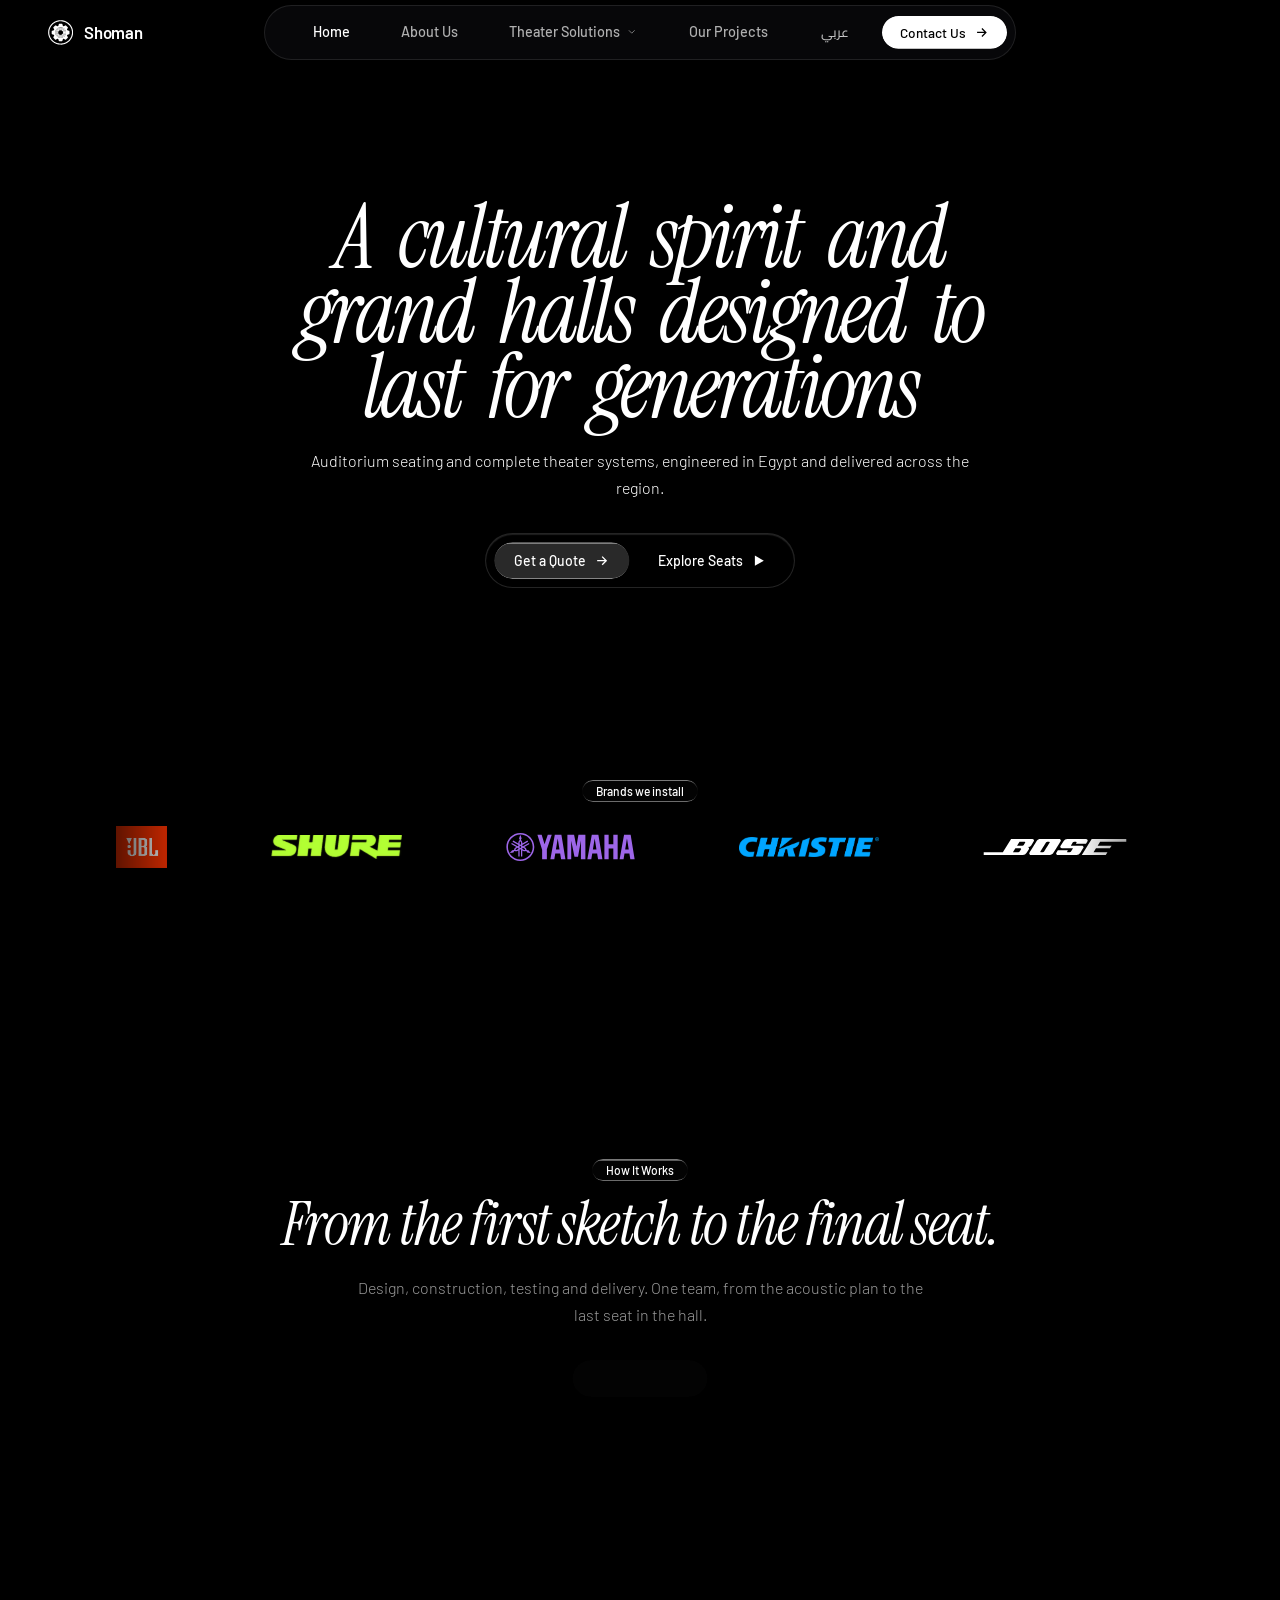
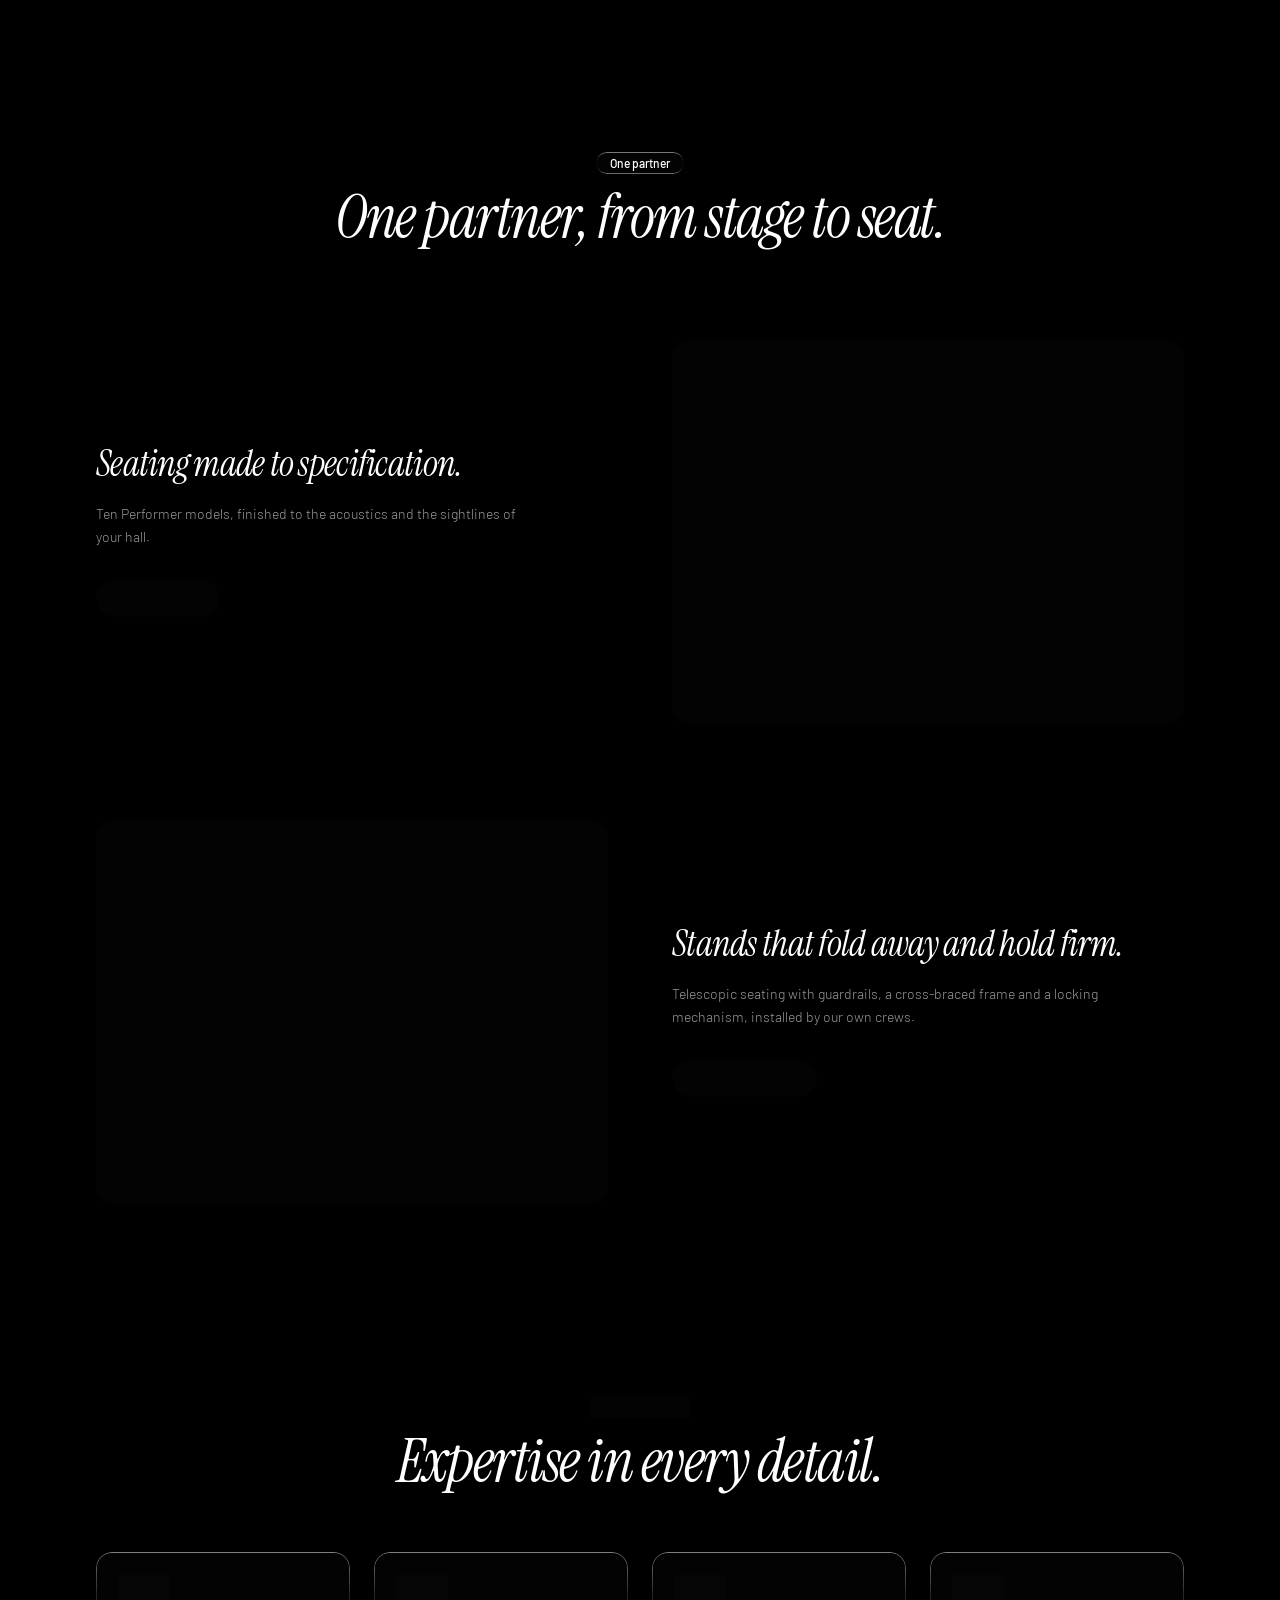
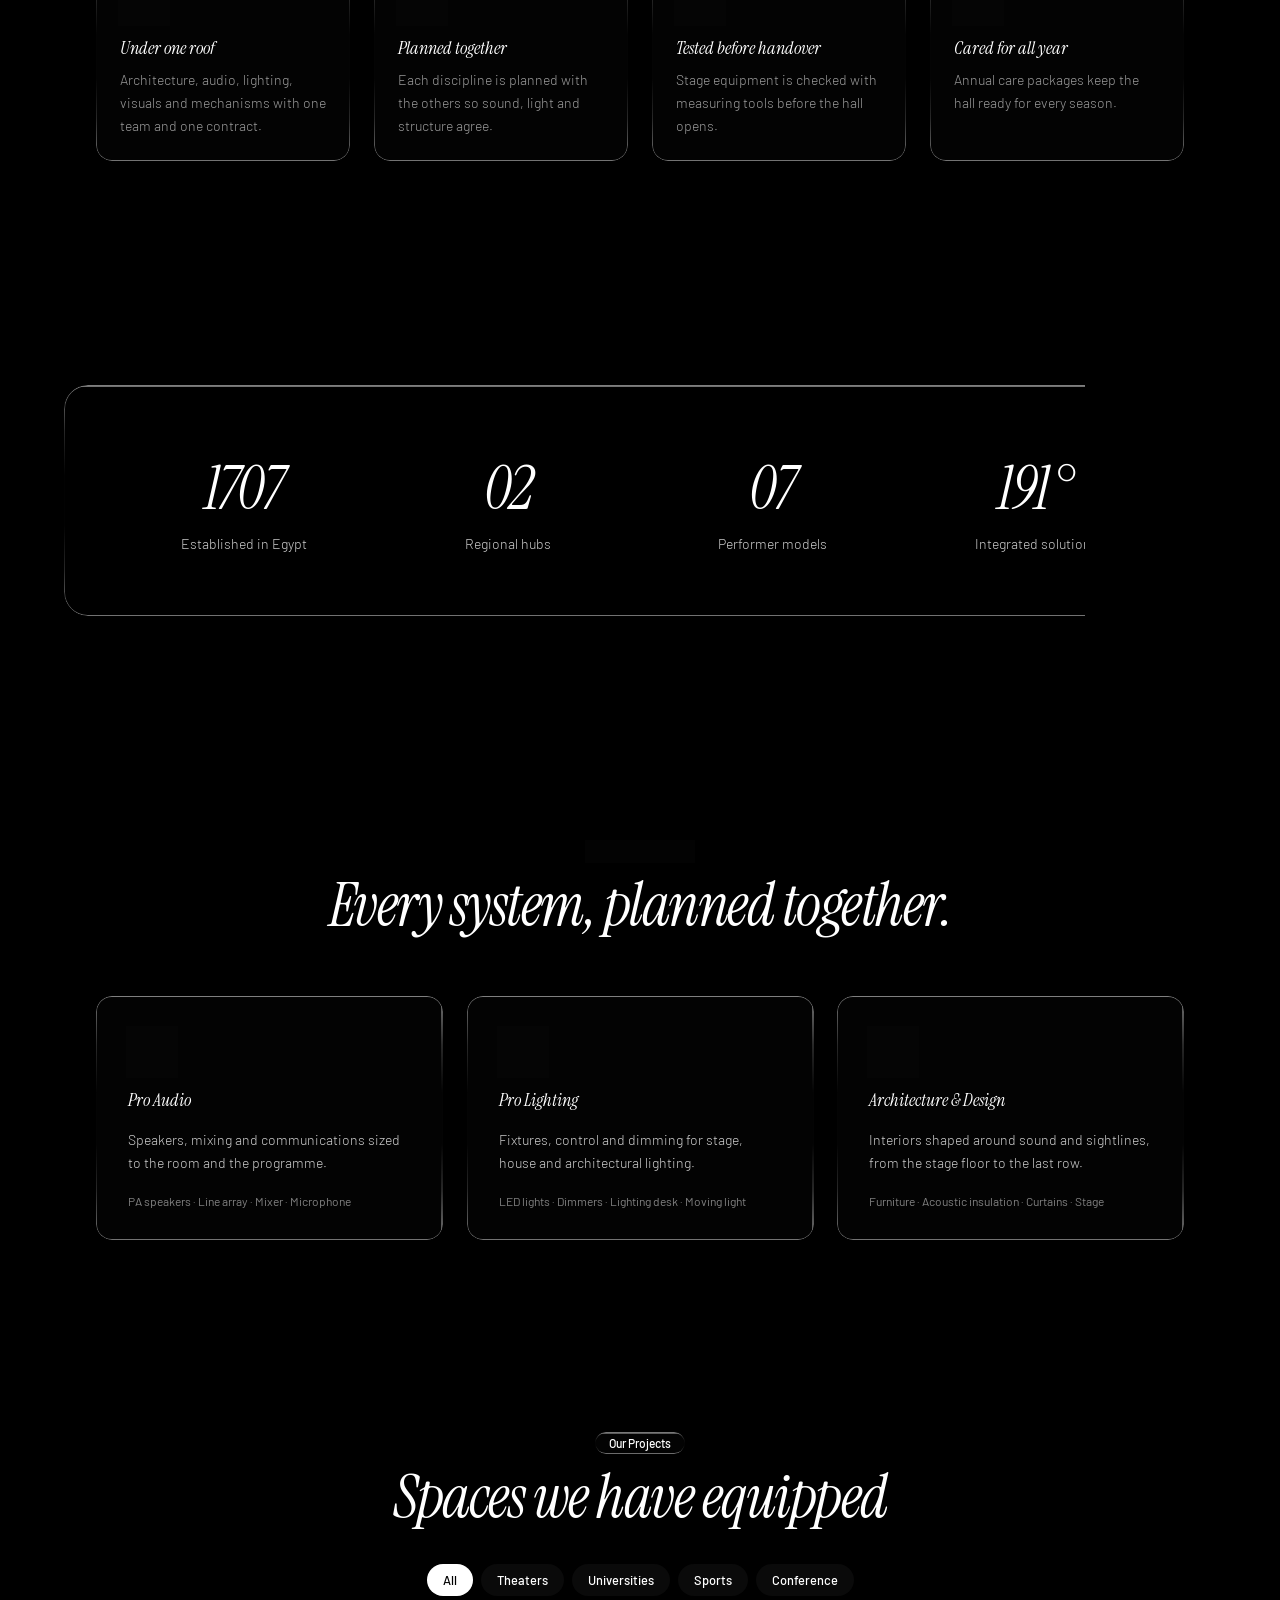
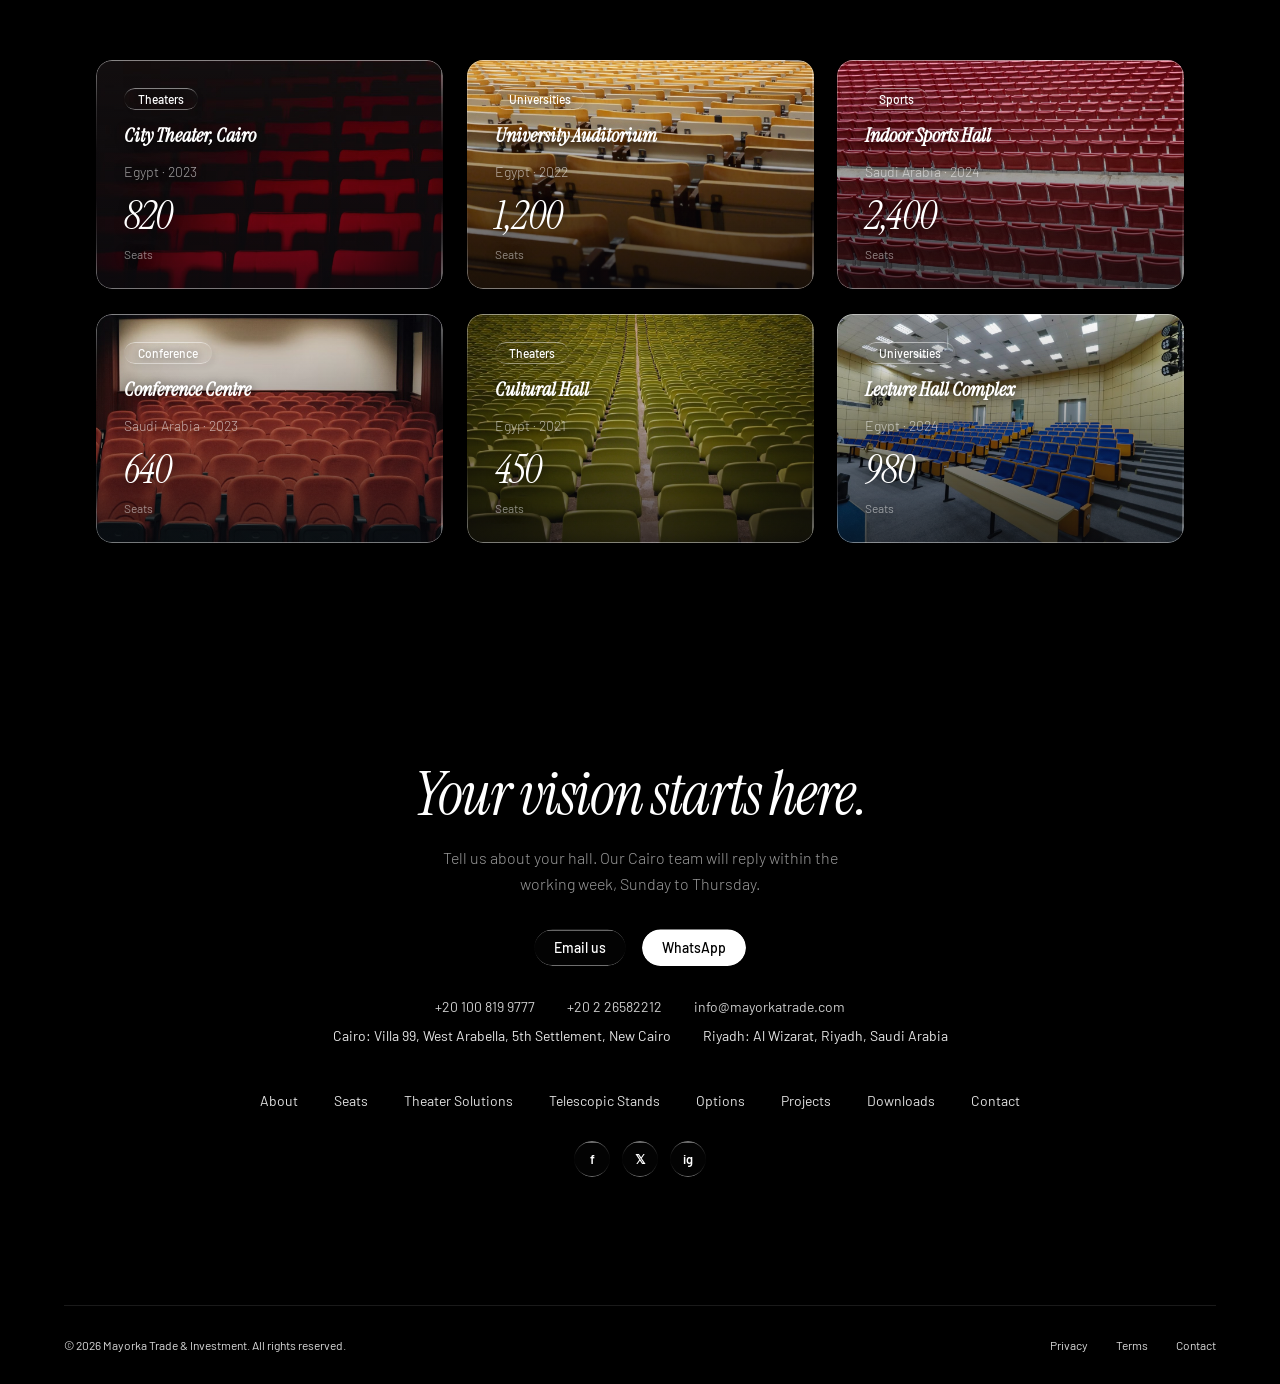
<file: index.html>
<!doctype html>
<html lang="en" dir="ltr">
<head>
<meta charset="utf-8">
<meta name="viewport" content="width=device-width,initial-scale=1,viewport-fit=cover">
<script src="theme.js"></script>
<title>Shoman | Mayorka Trade & Investment</title>
<link rel="preconnect" href="https://fonts.googleapis.com">
<link rel="preconnect" href="https://fonts.gstatic.com" crossorigin>
<link rel="stylesheet" href="https://fonts.googleapis.com/css2?family=Barlow:wght@300;400;500;600&family=Instrument+Serif:ital@0;1&family=Cairo:wght@300;400;500;600;700&display=swap">
<style>
:root{--bg:#000;--fg:#fff;--muted:rgba(255,255,255,.6);--serif:'Instrument Serif','Cairo',serif;--sans:'Barlow','Cairo',ui-sans-serif,sans-serif}
*{box-sizing:border-box;margin:0;padding:0}
html{scroll-behavior:smooth}
body{background:var(--bg);color:var(--fg);font-family:var(--sans);-webkit-font-smoothing:antialiased;min-height:100svh;overflow-x:hidden}
a{color:inherit;text-decoration:none}ul{list-style:none}
::selection{background:rgba(255,255,255,.25);color:#000}
:focus-visible{outline:3px solid rgba(255,255,255,.5);outline-offset:2px}
.serif{font-family:var(--serif);font-style:italic}
[dir=rtl] .serif{font-style:normal;font-weight:600}
/* liquid glass (identical to Prism) */
.lg,.lgs{background:rgba(255,255,255,.01);background-blend-mode:luminosity;backdrop-filter:blur(4px);-webkit-backdrop-filter:blur(4px);box-shadow:inset 0 1px 1px rgba(255,255,255,.1);position:relative;overflow:hidden}
.lgs{backdrop-filter:blur(50px);-webkit-backdrop-filter:blur(50px);box-shadow:4px 4px 4px rgba(0,0,0,.05),inset 0 1px 1px rgba(255,255,255,.15)}
.lg::before,.lgs::before{content:'';position:absolute;inset:0;border-radius:inherit;padding:1.4px;background:linear-gradient(180deg,rgba(255,255,255,.45),rgba(255,255,255,.15) 20%,rgba(255,255,255,0) 40%,rgba(255,255,255,0) 60%,rgba(255,255,255,.15) 80%,rgba(255,255,255,.45));-webkit-mask:linear-gradient(#fff 0 0) content-box,linear-gradient(#fff 0 0);-webkit-mask-composite:xor;mask-composite:exclude;pointer-events:none}
.rise{animation:rise .6s ease-out both}
.rs{animation:rs .6s ease-out both}
.wr{display:inline-block;animation:wr .7s ease-out both}
@keyframes rise{from{opacity:0;transform:translateY(20px)}to{opacity:1;transform:none}}
@keyframes rs{from{transform:translateY(20px)}to{transform:none}}
@keyframes wr{0%{transform:translateY(50px)}50%{transform:translateY(-5px)}100%{transform:none}}
@media(prefers-reduced-motion:reduce){.rise,.rs,.wr{animation:none}}
/* video backdrop */
.vb{position:absolute;inset:0;width:100%;height:100%;object-fit:cover;z-index:0}
.fb,.ft{position:absolute;inset-inline:0;height:200px;z-index:1;pointer-events:none}
.fb{bottom:0;background:linear-gradient(to top,#000,transparent)}
.ft{top:0;background:linear-gradient(to bottom,#000,transparent)}
.sec{position:relative;overflow:hidden}
.wrap{position:relative;z-index:2;max-width:72rem;margin-inline:auto}
.pad{padding:6rem 1.5rem}
@media(min-width:768px){.pad{padding-inline:4rem}}
@media(min-width:1024px){.pad{padding-inline:6rem}}
/* pieces */
.pill{display:inline-block;border-radius:999px;padding:.25rem .875rem;font-size:.75rem;font-weight:500}
.gbtn{display:inline-flex;align-items:center;justify-content:center;gap:.5rem;border-radius:999px;padding:.625rem 1.25rem;font:500 .875rem var(--sans);color:#fff;border:0;cursor:pointer;white-space:nowrap}
.btn{display:inline-flex;align-items:center;gap:.5rem;border-radius:999px;padding:.625rem 1.25rem;font:500 .875rem var(--sans);background:#fff;color:#000;border:0;cursor:pointer;white-space:nowrap}
.btn.sm{padding:.4rem 1rem}
.ghost{background:none;color:#fff}.ghost:hover{background:rgba(255,255,255,.1)}
h2.h{font-size:2.25rem;line-height:.9;letter-spacing:-.025em;font-weight:400}
@media(min-width:768px){h2.h{font-size:3rem}}@media(min-width:1024px){h2.h{font-size:3.75rem}}
.p{font-size:.875rem;line-height:1.65;font-weight:300;color:var(--muted)}
.ctr{display:flex;flex-direction:column;align-items:center;text-align:center}
svg{width:1.1em;height:1.1em;flex:none}[dir=rtl] .ar{transform:scaleX(-1)}
/* nav */
header{position:fixed;inset-inline:0;top:1rem;z-index:50;padding:0 1.5rem}
@media(min-width:1024px){header{padding:0 4rem}}
nav{display:flex;align-items:center;justify-content:space-between;gap:1rem}
@media(min-width:768px){nav{display:grid;grid-template-columns:1fr auto 1fr}}
.logo{display:flex;align-items:center;gap:.5rem;font-size:1.125rem;font-weight:600;letter-spacing:-.02em;justify-self:start}
.bar{display:flex;align-items:center;gap:.25rem;border-radius:999px;padding:.375rem}
.links{display:none}@media(min-width:768px){.links{display:flex}.bar{padding-inline-start:.5rem}}
.links a{padding:.5rem .75rem;font-size:.875rem;font-weight:500;color:rgba(255,255,255,.9)}.links a:hover{color:#fff}
.lang{background:none;border:0;color:#fff;font:500 .8rem var(--sans);padding:.5rem .75rem;cursor:pointer;border-radius:999px}.lang:hover{background:rgba(255,255,255,.1)}
/* hero */
#home{min-height:100svh;display:flex;flex-direction:column}
.hin{position:relative;z-index:10;flex:1;display:flex;flex-direction:column;align-items:center;text-align:center;padding:9rem 1.5rem 0}
@media(min-width:768px){.hin{padding-top:11rem}}
.hin h1{margin-top:1.5rem;max-width:48rem;font-size:3.75rem;line-height:.85;letter-spacing:-2px;font-weight:400}
[dir=rtl] .hin h1{line-height:1.05;letter-spacing:0}
@media(min-width:768px){.hin h1{font-size:4.5rem}}@media(min-width:1024px){.hin h1{font-size:5.5rem;letter-spacing:-4px}[dir=rtl] .hin h1{letter-spacing:0}}
h1 span.w{display:inline-flex;flex-wrap:wrap;justify-content:center;gap:0 .3em}
.part{margin-top:auto;padding:4rem 0 2rem;gap:1.5rem}
.part ul{display:flex;flex-wrap:wrap;justify-content:center;gap:1rem 3rem}
.part li{font-size:1.5rem;letter-spacing:-.02em}@media(min-width:768px){.part li{font-size:1.875rem}}
/* process */
#process{min-height:700px;display:flex;align-items:center;padding:8rem 1.5rem}
/* features */
.row{display:flex;flex-direction:column;align-items:center;gap:2.5rem;margin-top:4rem}
@media(min-width:1024px){.row{flex-direction:row;gap:4rem;margin-top:6rem}.row.rev{flex-direction:row-reverse}}
.row>*{flex:1}.row h3{font-size:1.875rem;line-height:.95;letter-spacing:-.02em;font-weight:400}
@media(min-width:768px){.row h3{font-size:2.25rem}}
.media{position:relative;aspect-ratio:4/3;width:100%;border-radius:1rem;overflow:hidden}
/* grids */
.g{display:grid;gap:1.5rem;margin-top:4rem;grid-template-columns:1fr}
@media(min-width:768px){.g.b{grid-template-columns:repeat(2,1fr)}.g.t{grid-template-columns:repeat(3,1fr)}}
@media(min-width:1024px){.g.b{grid-template-columns:repeat(4,1fr)}}
.card{border-radius:1rem;padding:1.5rem}
.ico{display:flex;width:2.5rem;height:2.5rem;border-radius:50%;align-items:center;justify-content:center}
.card h3{margin-top:1.5rem;font-size:1.125rem;font-weight:400}.card .p{margin-top:.5rem}
.tag{display:block;margin-top:1.25rem;font-size:.75rem;color:rgba(255,255,255,.5)}
/* stats */
#stats{padding:8rem 1.5rem}
dl{border-radius:1.5rem;padding:3rem;display:grid;grid-template-columns:repeat(2,1fr);gap:2rem;text-align:center}
@media(min-width:768px){dl{padding:4rem}}@media(min-width:1024px){dl{grid-template-columns:repeat(4,1fr)}}
dl div{display:flex;flex-direction:column;gap:.5rem}dt{order:2;font-size:.875rem;font-weight:300;color:var(--muted)}
dd{font-size:2.25rem;letter-spacing:-.02em;font-variant-numeric:tabular-nums}@media(min-width:768px){dd{font-size:3rem}}@media(min-width:1024px){dd{font-size:3.75rem}}
/* cta + footer */
#contact{padding:8rem 1.5rem 2rem}
.cl{display:flex;flex-wrap:wrap;justify-content:center;gap:.75rem 2rem;margin-top:2rem;font-size:.875rem;color:rgba(255,255,255,.8)}
footer{margin-top:8rem;display:flex;flex-direction:column;align-items:center;justify-content:space-between;gap:1rem;border-top:1px solid rgba(255,255,255,.1);padding-top:2rem;font-size:.75rem;color:rgba(255,255,255,.4)}
@media(min-width:640px){footer{flex-direction:row}}
footer nav{display:flex;gap:1.5rem}footer a:hover{color:#fff}

.chips{display:flex;flex-wrap:wrap;justify-content:center;gap:.5rem;margin-top:2.5rem}
.chip{border:0;color:#fff;font:500 .8rem var(--sans);padding:.5rem 1rem;border-radius:999px;cursor:pointer;background:rgba(255,255,255,.04)}
.chip.on{background:#fff;color:#000}
.pc{display:flex;flex-direction:column;gap:.75rem;padding:1.75rem}
.pc[hidden]{display:none}
.pc .n{font-size:2.5rem;letter-spacing:-.02em;line-height:1}
.pc h3{margin:0;font-size:1.25rem}
.soc{display:flex;gap:.5rem;justify-content:center;margin-top:2rem}
.soc a{width:2.25rem;height:2.25rem;border-radius:50%;display:flex;align-items:center;justify-content:center;font-size:.8rem;font-weight:600}
.modal{position:fixed;inset:0;z-index:100;display:none;align-items:center;justify-content:center;padding:1.5rem;background:rgba(0,0,0,.7)}
.modal.on{display:flex}
.box{width:100%;max-width:32rem;border-radius:1.5rem;padding:2rem;background:rgba(10,10,10,.92);position:relative}
.box h3{font-size:1.75rem;font-weight:400;margin-bottom:1rem}.box h4{font-size:.95rem;font-weight:600;margin-top:1.25rem}
.box .p{margin-top:.4rem;color:rgba(255,255,255,.7)}.box .note{margin-top:1.5rem;font-size:.75rem;color:rgba(255,255,255,.4)}
.box button.x{position:absolute;top:1rem;inset-inline-end:1rem;background:none;border:0;color:#fff;font-size:1.25rem;cursor:pointer}
[dir=rtl]{--sans:'Cairo','Barlow',sans-serif}
.pgs{display:flex;flex-wrap:wrap;justify-content:center;gap:.5rem 1.5rem;margin-top:3rem;font-size:.875rem;color:rgba(255,255,255,.7)}.pgs a:hover{color:#fff}
.tabs{display:flex;flex-wrap:wrap;justify-content:center;gap:.5rem;margin-top:2.5rem}.tb{border:0;color:#fff;font:500 .8rem var(--sans);padding:.5rem 1rem;border-radius:999px;cursor:pointer;background:rgba(255,255,255,.04)}.tb.on{background:#fff;color:#000}
.pnl{margin:2rem auto 0;max-width:40rem;padding:2rem;border-radius:1.5rem}.pnl[hidden]{display:none}.pnl ul{margin-top:1.25rem;display:flex;flex-direction:column;gap:.6rem}.pnl li{font-size:.9rem;color:rgba(255,255,255,.85);display:flex;gap:.6rem}.pnl li::before{content:"✓";color:#fff}
.chs{display:flex;flex-wrap:wrap;gap:.5rem;margin-top:1.25rem}.chs .pill{font-weight:400;color:rgba(255,255,255,.85)}
.spec{margin-top:.25rem;display:grid;grid-template-columns:auto 1fr;gap:.35rem 1rem;font-size:.8rem}.spec dt{order:0;color:rgba(255,255,255,.5);font-size:.8rem}.spec dd{font-size:.8rem;letter-spacing:0;font-family:var(--sans);text-align:start}
.cr{display:flex;gap:2rem;align-items:flex-start;flex-wrap:wrap;margin-top:1rem}
.bar.lg{overflow:visible}.links .nl{display:inline-flex;align-items:center;gap:.3rem;border-radius:999px}.links .nl.on{background:rgba(255,255,255,.12);color:#fff}.links .nl:hover{background:rgba(255,255,255,.08)}
.has-dd{position:relative;display:flex}.dd{position:absolute;top:100%;inset-inline-start:0;padding-top:.6rem;display:none;min-width:15rem;z-index:60}.dd-in{border-radius:1.25rem;padding:.4rem;background:rgba(8,8,8,.94)}
.has-dd:hover .dd,.has-dd:focus-within .dd{display:block}.links .dd a{display:block;padding:.6rem .9rem;border-radius:.75rem;font-size:.85rem;color:rgba(255,255,255,.85)}.links .dd a:hover{background:rgba(255,255,255,.1);color:#fff}
.bg{display:inline-flex;padding:.4rem .6rem}@media(min-width:768px){.bg{display:none}}
.mnav{display:none;margin-top:.75rem;border-radius:1.5rem;padding:.5rem;flex-direction:column;background:rgba(8,8,8,.94)}.mnav.on{display:flex}@media(min-width:768px){.mnav{display:none!important}}
.mnav a{padding:.7rem 1rem;border-radius:999px;font-size:.9rem;font-weight:500}.mnav a.on{background:rgba(255,255,255,.12)}.mnav a.sub{padding-inline-start:2rem;font-size:.8rem;color:rgba(255,255,255,.7);font-weight:400}
.scrim{position:fixed;inset:0;z-index:80;background:rgba(0,0,0,.6);opacity:0;pointer-events:none;transition:opacity .3s}.scrim.on{opacity:1;pointer-events:auto}
.panel{position:fixed;top:0;bottom:0;inset-inline-end:0;width:min(28rem,100%);z-index:90;overflow-y:auto;background:rgba(8,8,8,.97);padding:1.5rem;border-inline-start:1px solid rgba(255,255,255,.15);transform:translateX(100%);transition:transform .35s ease}
[dir=rtl] .panel{transform:translateX(-100%)}.panel.on,[dir=rtl] .panel.on{transform:none}
.ph{display:flex;justify-content:space-between;align-items:flex-start;gap:1rem;margin-bottom:1.5rem}.pe{font-size:.75rem;color:rgba(255,255,255,.5)}.ph h3{font-size:2rem;font-weight:400;margin-top:.25rem}
.xb{background:none;border:0;color:#fff;font-size:1.5rem;line-height:1;cursor:pointer;padding:.25rem .5rem;border-radius:999px}.xb:hover{background:rgba(255,255,255,.1)}
.pimg{aspect-ratio:4/3;border-radius:1rem;background:rgba(255,255,255,.04);padding:2rem;margin-bottom:1.25rem}.pimg svg,.cimg svg{width:100%;height:100%}
.cimg{aspect-ratio:16/10;border-radius:.75rem;background:rgba(255,255,255,.04);padding:1rem;margin-bottom:.5rem}
.prow{display:flex;justify-content:space-between;gap:1rem;padding:.75rem 0;border-bottom:1px solid rgba(255,255,255,.1);font-size:.875rem}.prow b{font-weight:500;color:rgba(255,255,255,.55)}
.pbt{display:flex;flex-wrap:wrap;gap:.75rem;margin-top:1.5rem}
.pcard,.pc{cursor:pointer;transition:background .2s}.pcard:hover,.pc:hover{background:rgba(255,255,255,.04)}.hid{display:none!important}
.lmw{display:flex;flex-direction:column;align-items:center;gap:1rem;margin-top:3rem}
.lbx{position:fixed;inset:0;z-index:100;display:none;align-items:center;justify-content:center;padding:1.5rem;background:rgba(0,0,0,.8)}.lbx.on{display:flex}
.lbb{width:100%;max-width:56rem;border-radius:1.5rem;padding:1rem;position:relative;background:rgba(10,10,10,.96)}.lbb .xb{position:absolute;top:1.5rem;inset-inline-end:1.5rem;z-index:3;background:rgba(0,0,0,.5)}
.art{aspect-ratio:16/9;border-radius:1rem;overflow:hidden}.art svg{width:100%;height:100%;display:block}.cap{padding:1.25rem .75rem .5rem}.cap b{font-size:1.5rem;font-weight:400}.cap p{margin-top:.5rem}
</style>
<script>document.documentElement.classList.add("js")</script>
<style id="shoman-smooth">/* ===== Shoman smooth layer ===== */
:root{--ease:cubic-bezier(.22,1,.36,1)}
@keyframes shomanIn{from{opacity:0}to{opacity:1}}
@keyframes shomanUp{from{opacity:0;transform:translateY(16px)}to{opacity:1;transform:none}}
@keyframes shomanPop{from{opacity:0;transform:translateY(12px) scale(.98)}to{opacity:1;transform:none}}
/* page enter / leave */
body{animation:shomanIn .5s ease both}
html.leaving body{opacity:0;transition:opacity .26s ease}
main{transition:opacity .2s ease}main.lswap{opacity:0}
/* scroll reveal (replaces the fire-on-load .rise) */
html.js .rise{animation:none;opacity:0;transform:translateY(28px);transition:opacity .9s var(--ease),transform .9s var(--ease),background-color .3s ease,border-color .3s ease}
html.js .rise.in{opacity:1;transform:none}
html.js .rise.done{transition:transform .4s var(--ease),opacity .4s ease,background-color .3s ease,border-color .3s ease}
html.js .rise.done.pcard:hover,html.js .rise.done.pc:hover{transform:translateY(-4px)}
/* background videos fade in instead of popping */
html.js .vb{opacity:0;transition:opacity 1.2s ease}html.js .vb.ready{opacity:1}
/* nav dropdown + mobile menu */
.dd{display:block;opacity:0;visibility:hidden;transform:translateY(8px);transition:opacity .25s var(--ease),transform .25s var(--ease),visibility 0s linear .25s}
.has-dd:hover .dd,.has-dd:focus-within .dd{opacity:1;visibility:visible;transform:none;transition-delay:0s}
.links .nl svg{transition:transform .25s var(--ease)}.has-dd:hover .nl svg{transform:rotate(180deg)}
.mnav.on{animation:shomanPop .3s var(--ease)}
/* buttons, chips, links */
.btn,.gbtn,.chip,.tb,.lang,.links a,.mnav a,.dd a,.pgs a,footer a,.xb,.soc a{transition:color .25s ease,background-color .25s ease,border-color .25s ease,transform .25s var(--ease),opacity .25s ease}
.btn:hover,.gbtn:hover{transform:translateY(-1px)}.btn:active,.gbtn:active{transform:none}
.chip:hover:not(.on),.tb:hover:not(.on){background:rgba(255,255,255,.1)}
/* modal / lightbox / panel / tab + filter swaps */
.modal.on,.lbx.on{animation:shomanIn .25s ease}
.modal.on .box,.lbx.on .lbb{animation:shomanPop .35s var(--ease)}
.pc.swap,.pnl.swap{animation:shomanUp .5s var(--ease) both}
.pnl:not([hidden]){animation:shomanUp .5s var(--ease) both}
@media(prefers-reduced-motion:reduce){body{animation:none}html.js .rise{opacity:1;transform:none;transition:none}html.js .vb{opacity:1;transition:none}.pnl:not([hidden]),.pc.swap{animation:none}.dd{transition:none}}
/* footer video: dimmed + softened so the text stays readable */
#cta .vb,#contact .vb{filter:brightness(.55) blur(2px);transform:scale(1.05)}

/* icons */
.ico svg{width:1.25rem;height:1.25rem;stroke-linecap:round;stroke-linejoin:round}
.ico{transition:background-color .3s ease,transform .4s var(--ease)}
.card:hover .ico,.pnl:hover>.ico{background:rgba(255,255,255,.1);transform:scale(1.06)}
.ico+h3[style*="margin:0"]{margin-top:1.25rem!important}
.ico+h3{margin-top:1.25rem}
.pnl>.ico+h3{margin-top:1rem}
.tb{display:inline-flex;align-items:center;gap:.5rem}.tb svg{width:1rem;height:1rem;stroke-width:1.8;stroke-linecap:round;stroke-linejoin:round}
.card a[dir=ltr] svg{width:1rem;height:1rem;stroke-width:1.8;stroke-linecap:round;stroke-linejoin:round}
.card div svg{width:1rem;height:1rem;stroke-linecap:round;stroke-linejoin:round}

/* hero buttons: dark glass capsule so they stay legible on any video frame */
#home .hbtns{gap:.5rem!important;padding:.5rem;border-radius:999px;background:rgba(0,0,0,.45);-webkit-backdrop-filter:blur(24px);backdrop-filter:blur(24px);border:1px solid rgba(255,255,255,.14);box-shadow:inset 0 1px 1px rgba(255,255,255,.12),0 8px 30px rgba(0,0,0,.25)}
#home .hbtns .gbtn.lgs{background:rgba(255,255,255,.16)}
#home .hbtns .ghost:hover{background:rgba(255,255,255,.12)}
@media(max-width:520px){#home .hbtns{border-radius:1.5rem;flex-direction:column;align-items:stretch}#home .hbtns .gbtn{justify-content:center}}
</style>
<link rel="stylesheet" href="theme.css">
<link rel="icon" type="image/svg+xml" href="favicon.svg">
</head>
<body>
<header>
  <nav>
    <a href="index.html" class="logo" aria-label="Shoman"><svg class="lg-ico" viewBox="83 -1 247 242" aria-hidden="true"><path fill="currentColor" fill-rule="evenodd" d="M203.5 79.0 202.4 80.0 197.5 80.0 196.4 81.0 193.5 81.0 192.4 82.0 190.5 82.0 189.6 82.9 188.5 83.0 187.6 83.9 186.5 84.0 185.6 84.9 184.5 85.0 183.6 85.9 182.2 86.1 179.6 88.9 178.2 89.1 173.1 94.2 172.9 95.6 170.1 98.2 170.0 99.4 169.1 100.2 169.0 101.4 168.1 102.2 168.0 103.4 167.0 104.5 167.0 106.4 166.1 107.2 166.0 108.4 165.0 109.5 165.0 111.4 164.0 112.5 164.0 130.4 165.0 131.5 165.0 133.4 165.9 134.2 166.0 135.4 167.0 136.5 167.0 138.4 168.9 140.2 169.0 141.4 169.9 142.2 170.1 143.6 171.9 145.2 172.1 146.6 180.2 154.8 181.6 155.0 183.2 156.8 184.4 156.9 185.2 157.8 186.4 157.9 187.2 158.8 188.4 158.9 189.2 159.8 190.4 159.9 191.5 160.9 193.4 160.9 194.5 161.9 198.4 161.9 199.5 162.9 213.4 162.9 214.5 161.9 218.4 161.9 219.2 161.0 220.4 160.9 221.2 160.0 222.4 159.9 223.5 158.9 225.4 158.9 227.2 157.0 228.4 156.9 229.2 156.0 230.6 155.8 232.2 154.0 233.6 153.8 238.8 148.6 239.0 147.2 241.8 144.6 241.9 143.5 242.8 142.6 242.9 141.5 243.8 140.6 244.0 139.2 245.9 137.4 245.9 134.5 246.8 133.6 246.9 132.5 247.9 131.4 247.9 127.5 248.9 126.4 248.9 115.5 247.9 114.4 247.9 111.5 246.9 110.4 246.9 108.5 245.9 107.4 245.9 105.5 245.0 104.6 244.9 103.5 244.0 102.6 243.9 101.5 243.0 100.6 242.8 99.2 240.0 96.6 239.8 95.2 232.6 88.1 231.2 87.9 229.6 86.1 228.5 86.0 227.6 85.1 226.5 85.0 225.6 84.1 224.5 84.0 223.6 83.1 222.5 83.0 221.4 82.0 219.5 82.0 218.4 81.0 215.5 81.0 214.4 80.0 209.5 80.0 208.4 79.0ZM195.5 89.9 199.4 89.9 200.5 88.9 212.4 88.9 213.5 89.9 216.4 89.9 217.2 90.8 218.4 90.9 219.5 91.9 221.4 91.9 223.2 93.8 224.6 94.0 227.2 96.8 228.6 97.0 231.9 100.2 232.1 101.6 234.9 104.2 235.0 105.4 235.9 106.2 236.0 107.4 236.9 108.2 237.0 109.4 238.0 110.5 238.0 114.4 239.0 115.5 239.0 127.4 238.0 128.5 238.0 131.4 237.1 132.2 237.0 133.4 236.1 134.2 236.0 135.4 235.1 136.2 234.9 137.6 233.1 139.2 232.9 140.6 225.6 147.9 224.2 148.1 222.6 149.9 221.5 150.0 220.4 151.0 218.5 151.0 217.4 152.0 215.5 152.0 214.4 153.0 212.5 153.0 211.4 154.0 201.5 154.0 200.4 153.0 197.5 153.0 196.4 152.0 194.5 152.0 193.4 151.0 191.5 151.0 189.6 149.1 188.2 148.9 185.6 146.1 184.2 145.9 180.0 141.6 179.8 140.2 177.0 137.6 176.9 136.5 175.9 135.4 175.9 133.5 174.9 132.4 174.9 130.5 173.9 129.4 173.9 126.5 172.9 125.4 172.9 117.5 173.9 116.4 173.9 113.5 174.9 112.4 174.9 109.5 175.8 108.6 175.9 107.5 176.8 106.6 176.9 105.5 177.8 104.6 178.0 103.2 186.2 95.0 187.6 94.8 189.2 93.0 190.4 92.9 191.2 92.0 192.4 91.9 193.2 91.0 194.4 90.9ZM192.5 36.0 189.1 39.2 189.0 40.4 188.0 41.5 188.0 43.4 187.0 44.5 187.0 46.4 186.0 47.5 186.0 50.4 185.0 51.5 185.0 53.4 184.0 54.5 184.0 56.4 183.6 56.9 182.5 57.0 181.6 57.9 180.5 58.0 179.6 58.9 178.5 59.0 177.4 60.0 174.5 60.0 172.6 58.1 171.5 58.0 170.6 57.1 169.5 57.0 168.6 56.1 167.5 56.0 166.6 55.1 165.5 55.0 164.6 54.1 163.2 53.9 161.6 52.1 159.5 52.0 158.4 51.0 156.5 51.0 155.6 51.9 154.2 52.1 152.6 53.9 151.2 54.1 150.1 55.2 149.9 56.6 149.4 57.0 148.2 57.1 136.1 69.2 136.0 70.4 135.0 71.5 135.0 75.4 135.9 76.2 136.0 77.4 136.9 78.2 137.1 79.6 138.9 81.2 139.0 82.4 139.9 83.2 140.0 84.4 140.9 85.2 141.0 86.4 141.9 87.2 142.1 88.6 143.9 90.2 144.0 92.4 143.1 93.2 143.0 94.4 142.1 95.2 142.0 96.4 141.1 97.2 140.9 98.6 139.6 99.9 137.5 100.0 136.4 101.0 133.5 101.0 132.4 102.0 130.5 102.0 129.4 103.0 125.5 103.0 124.6 103.9 123.2 104.1 120.1 107.2 120.0 109.4 119.0 110.5 119.0 131.4 120.0 132.5 120.0 134.4 120.9 135.2 121.1 136.6 122.2 137.8 123.4 137.9 124.5 138.9 126.4 138.9 127.5 139.9 131.4 139.9 132.2 140.8 133.4 140.9 134.5 141.9 136.4 141.9 137.5 142.9 140.4 142.9 140.9 143.2 141.0 144.4 142.0 145.5 142.0 147.4 142.9 148.2 143.0 149.4 144.0 150.5 144.0 151.4 143.1 152.2 143.0 153.4 142.1 154.2 141.9 155.6 140.1 157.2 140.0 158.4 139.1 159.2 139.0 160.4 138.1 161.2 138.0 162.4 137.1 163.2 136.9 164.6 135.0 166.5 135.0 170.4 135.9 171.2 136.1 172.6 154.2 190.8 160.4 190.9 162.2 189.0 163.4 188.9 164.2 188.0 165.4 187.9 166.2 187.0 167.4 186.9 168.2 186.0 169.4 185.9 170.2 185.0 171.6 184.8 173.5 182.9 178.4 182.9 179.2 183.8 180.4 183.9 181.2 184.8 182.6 185.0 183.9 186.2 184.0 187.4 185.0 188.5 185.0 190.4 186.0 191.5 186.0 195.4 187.0 196.5 187.0 198.4 188.0 199.5 188.0 201.4 188.9 202.2 189.1 203.6 190.2 204.8 191.4 204.9 192.2 205.8 193.4 205.9 194.5 206.9 217.4 206.9 218.2 206.0 219.4 205.9 220.2 205.0 221.6 204.8 222.8 203.6 222.9 202.5 223.9 201.4 223.9 199.5 224.9 198.4 224.9 196.5 225.9 195.4 225.9 193.5 226.9 192.4 226.9 189.5 227.8 188.6 228.0 187.2 230.2 185.0 231.6 184.8 233.2 183.0 235.4 182.9 236.2 182.0 236.6 182.0 237.4 182.8 238.6 183.0 239.2 183.8 240.6 184.0 242.2 185.8 243.4 185.9 244.2 186.8 245.4 186.9 246.2 187.8 247.4 187.9 248.2 188.8 249.6 189.0 251.5 190.9 257.4 190.9 261.2 187.0 262.6 186.8 263.0 185.2 266.2 182.0 267.6 181.8 268.0 180.2 268.5 179.9 269.6 179.8 270.0 178.2 270.5 177.9 271.6 177.8 275.8 173.6 275.9 172.5 276.9 171.4 276.9 166.5 276.0 165.6 275.9 164.5 275.0 163.6 274.8 162.2 273.0 160.6 272.9 159.5 272.0 158.6 271.9 157.5 271.0 156.6 270.9 155.5 270.0 154.6 269.8 153.2 268.0 151.6 267.9 150.5 269.8 148.6 269.9 146.5 270.8 145.6 271.0 144.2 272.2 143.0 274.4 142.9 275.5 141.9 277.4 141.9 278.5 140.9 280.4 140.9 281.5 139.9 284.4 139.9 285.5 138.9 287.4 138.9 288.2 138.0 289.6 137.8 291.8 135.6 291.9 133.5 292.9 132.4 292.9 110.5 291.9 109.4 291.8 107.2 288.6 104.1 287.5 104.0 286.4 103.0 283.5 103.0 282.4 102.0 280.5 102.0 279.4 101.0 276.5 101.0 275.4 100.0 273.5 100.0 272.6 99.1 271.5 99.0 271.0 98.6 270.9 97.5 269.9 96.4 269.9 94.5 269.0 93.6 268.9 92.6 268.0 91.6 268.0 91.2 268.8 90.5 269.0 89.2 269.8 88.6 269.9 87.5 270.8 86.6 271.0 85.2 272.8 83.6 272.9 82.5 273.8 81.6 273.9 80.5 274.8 79.6 275.0 78.2 276.8 76.6 276.9 74.5 277.8 73.6 277.8 73.2 277.0 72.5 276.8 71.2 276.0 70.6 275.8 69.2 258.6 52.1 256.5 52.0 255.4 51.0 254.5 51.0 253.4 52.0 251.5 52.0 250.6 52.9 249.5 53.0 248.6 53.9 247.5 54.0 246.6 54.9 245.5 55.0 244.6 55.9 243.5 56.0 242.6 56.9 241.5 57.0 240.6 57.9 239.2 58.1 237.6 59.9 235.5 60.0 234.6 59.1 233.5 59.0 232.4 58.0 230.2 57.9 228.0 55.6 227.9 54.5 226.9 53.4 226.9 50.5 225.9 49.4 225.9 46.5 224.9 45.4 224.9 43.5 223.9 42.4 223.9 40.5 219.6 36.1ZM195.5 70.9 217.4 70.9 218.5 71.9 220.4 71.9 221.5 72.9 224.4 72.9 225.2 73.8 226.4 73.9 227.2 74.8 228.4 74.9 229.2 75.8 230.4 75.9 231.2 76.8 232.6 77.0 234.2 78.8 235.6 79.0 237.2 80.8 238.6 81.0 247.9 90.2 248.1 91.6 249.9 93.2 250.0 94.4 250.9 95.2 251.0 96.4 251.9 97.2 252.1 98.6 253.9 100.2 254.0 102.4 254.9 103.2 255.0 104.4 256.0 105.5 256.0 108.4 257.0 109.5 257.0 113.4 258.0 114.5 258.0 127.4 257.0 128.5 257.0 133.4 256.0 134.5 256.0 137.4 255.1 138.2 255.0 139.4 254.1 140.2 254.0 141.4 253.1 142.2 253.0 143.4 252.1 144.2 252.0 145.4 251.1 146.2 250.9 147.6 249.1 149.2 248.9 150.6 246.1 153.2 245.9 154.6 241.6 158.9 240.2 159.1 236.6 162.9 235.2 163.1 233.6 164.9 232.5 165.0 231.6 165.9 230.5 166.0 229.6 166.9 228.5 167.0 227.6 167.9 226.5 168.0 225.6 168.9 224.5 169.0 223.4 170.0 219.5 170.0 218.4 171.0 216.5 171.0 215.4 172.0 197.5 172.0 196.4 171.0 193.5 171.0 192.4 170.0 189.5 170.0 188.4 169.0 186.5 169.0 185.6 168.1 184.5 168.0 183.6 167.1 182.5 167.0 181.6 166.1 180.2 165.9 178.6 164.1 177.2 163.9 175.6 162.1 174.2 161.9 168.6 156.1 167.5 156.0 167.0 155.6 166.8 154.2 164.0 151.6 163.8 150.2 162.0 148.6 161.9 147.5 161.0 146.6 160.8 145.2 159.0 143.6 158.9 141.5 158.0 140.6 157.9 139.5 156.9 138.4 156.9 136.5 155.9 135.4 155.9 132.5 154.9 131.4 154.9 127.5 153.9 126.4 153.9 116.5 154.9 115.4 154.9 111.5 155.9 110.4 155.9 107.5 156.9 106.4 156.9 104.5 157.8 103.6 157.9 102.5 158.9 101.4 158.9 99.5 159.8 98.6 160.0 97.2 161.8 95.6 162.0 94.2 163.8 92.6 164.0 91.2 166.8 88.6 167.0 87.2 170.2 84.0 171.6 83.8 176.2 79.0 177.4 78.9 178.2 78.0 179.6 77.8 181.2 76.0 183.4 75.9 184.2 75.0 185.4 74.9 186.2 74.0 187.4 73.9 188.5 72.9 190.4 72.9 191.5 71.9 194.4 71.9ZM203.0 0.0 201.5 1.0 196.2 1.0 195.0 1.5 190.8 1.5 189.5 2.0 186.4 2.0 183.5 3.0 180.9 3.4 179.5 4.0 177.4 4.0 172.6 5.4 171.1 6.1 169.6 6.4 168.5 7.0 167.2 7.0 165.5 7.5 162.9 8.9 158.8 10.1 155.5 12.0 153.8 12.4 151.5 13.5 150.0 14.8 148.8 15.1 148.0 15.8 146.5 16.2 145.8 17.0 142.5 18.4 140.8 20.0 139.2 20.6 137.5 22.1 136.6 22.4 134.9 23.9 133.2 24.6 129.5 28.1 127.9 28.9 122.5 34.1 121.5 34.5 116.5 39.5 116.1 40.5 110.6 46.2 110.0 47.6 108.0 49.8 106.9 51.9 105.0 53.8 104.0 55.8 102.5 57.5 101.1 60.5 99.6 62.2 98.9 64.8 97.4 66.6 95.9 70.8 94.4 72.8 93.0 77.5 92.1 78.6 92.0 79.5 91.1 80.9 91.0 82.5 88.4 89.8 88.0 92.5 87.0 95.2 87.0 97.5 86.0 99.2 86.0 101.5 85.0 104.2 85.0 113.5 84.5 114.8 84.5 126.0 85.0 127.4 85.0 135.6 86.0 138.4 86.0 140.6 87.0 143.4 87.4 146.0 88.0 147.2 88.4 150.4 89.0 151.4 89.4 154.0 91.0 157.4 91.4 160.0 94.0 165.4 94.2 167.0 96.2 170.5 97.1 173.1 98.0 174.1 99.6 177.6 100.9 179.1 102.2 182.2 104.1 184.4 104.2 185.1 105.5 187.2 109.1 191.4 110.0 193.1 113.1 196.4 113.6 197.6 125.0 209.0 126.5 209.8 131.0 214.0 132.8 214.9 134.6 216.6 136.1 217.2 138.4 219.2 141.5 220.8 143.4 222.4 146.8 223.9 147.5 224.6 151.0 226.1 152.1 227.1 154.9 228.0 155.6 228.6 158.2 229.6 159.6 230.5 161.5 230.9 165.6 232.8 167.5 232.9 168.9 233.8 170.9 234.0 172.2 234.9 173.5 234.9 174.6 235.5 176.2 235.9 177.6 235.9 184.2 237.9 187.5 237.9 189.2 238.9 198.6 238.9 199.9 239.4 202.4 239.4 203.4 239.9 204.5 239.9 205.1 239.6 205.9 238.5 205.9 230.5 206.8 229.6 206.5 229.0 198.5 229.0 197.4 228.0 190.5 228.0 189.4 227.0 184.5 227.0 183.4 226.0 179.5 226.0 178.4 225.0 176.5 225.0 175.4 224.0 172.5 224.0 171.4 223.0 169.5 223.0 168.6 222.1 167.5 222.0 166.4 221.0 164.5 221.0 163.6 220.1 162.5 220.0 161.6 219.1 160.5 219.0 159.4 218.0 157.5 218.0 156.6 217.1 155.5 217.0 154.6 216.1 153.5 216.0 152.6 215.1 151.2 214.9 149.6 213.1 148.2 212.9 146.6 211.1 145.5 211.0 144.6 210.1 143.2 209.9 141.6 208.1 140.2 207.9 137.6 205.1 136.2 204.9 120.0 188.6 119.8 187.2 116.0 183.6 115.8 182.2 114.0 180.6 113.8 179.2 112.0 177.6 111.8 176.2 110.0 174.6 109.9 173.5 109.0 172.6 108.9 171.5 108.0 170.6 107.9 169.5 107.0 168.6 106.9 167.5 106.0 166.6 105.9 165.5 105.0 164.6 104.9 163.5 103.9 162.4 103.9 160.5 103.0 159.6 102.9 158.5 102.0 157.6 101.9 156.5 100.9 155.4 100.9 152.5 99.9 151.4 99.9 149.5 98.9 148.4 98.9 146.5 97.9 145.4 97.9 140.5 96.9 139.4 96.9 135.5 95.9 134.4 95.9 105.5 96.9 104.4 96.9 100.5 97.9 99.4 97.9 94.5 98.9 93.4 98.9 91.5 99.9 90.4 99.9 88.5 100.9 87.4 100.9 84.5 101.8 83.6 101.9 82.5 102.8 81.6 102.9 80.5 103.9 79.4 103.9 77.5 104.8 76.6 104.9 75.5 105.8 74.6 105.9 73.5 106.8 72.6 106.9 71.5 107.8 70.6 107.9 69.5 108.8 68.6 109.0 67.2 110.8 65.6 110.9 64.5 111.8 63.6 112.0 62.2 113.8 60.6 114.0 59.2 116.8 56.6 117.0 55.2 120.8 51.6 121.0 50.2 133.2 38.0 134.6 37.8 138.2 34.0 139.6 33.8 142.2 31.0 143.4 30.9 144.2 30.0 145.6 29.8 147.2 28.0 148.6 27.8 150.2 26.0 151.4 25.9 152.2 25.0 153.4 24.9 154.2 24.0 155.4 23.9 156.2 23.0 157.4 22.9 158.2 22.0 159.4 21.9 160.2 21.0 161.4 20.9 162.5 19.9 164.4 19.9 165.2 19.0 166.4 18.9 167.5 17.9 169.4 17.9 170.5 16.9 173.4 16.9 174.5 15.9 176.4 15.9 177.5 14.9 181.4 14.9 182.5 13.9 185.4 13.9 186.5 12.9 190.4 12.9 191.5 11.9 205.6 11.8 205.9 11.4 205.9 1.4 204.6 0.0Z"/><path fill="currentColor" fill-rule="evenodd" d="M195.5 90.0 194.6 90.9 193.5 91.0 192.6 91.9 191.5 92.0 190.6 92.9 189.2 93.1 187.6 94.9 186.2 95.1 178.1 103.2 178.0 104.4 177.1 105.2 177.0 106.4 176.1 107.2 176.0 108.4 175.0 109.5 175.0 112.4 174.0 113.5 174.0 116.4 173.0 117.5 173.0 125.4 174.0 126.5 174.0 129.4 175.0 130.5 175.0 132.4 176.0 133.5 176.0 135.4 176.9 136.2 177.1 137.6 179.9 140.2 180.1 141.6 184.2 145.8 185.6 146.0 188.2 148.8 189.6 149.0 191.5 150.9 193.4 150.9 194.5 151.9 196.4 151.9 197.5 152.9 200.4 152.9 201.5 153.9 211.4 153.9 212.5 152.9 214.4 152.9 215.5 151.9 217.4 151.9 218.5 150.9 220.4 150.9 221.2 150.0 222.6 149.8 224.2 148.0 225.6 147.8 232.8 140.6 233.0 139.2 234.8 137.6 234.9 136.5 235.8 135.6 235.9 134.5 236.8 133.6 236.9 132.5 237.9 131.4 237.9 128.5 238.9 127.4 238.9 115.5 237.9 114.4 237.9 110.5 237.0 109.6 236.9 108.5 236.0 107.6 235.9 106.5 235.0 105.6 234.8 104.2 232.0 101.6 231.8 100.2 228.6 97.1 227.2 96.9 224.6 94.1 223.2 93.9 221.4 92.0 219.5 92.0 218.6 91.1 217.5 91.0 216.4 90.0 213.5 90.0 212.4 89.0 200.5 89.0 199.4 90.0ZM201.5 97.9 211.4 97.9 212.5 98.9 214.4 98.9 215.2 99.8 216.4 99.9 217.2 100.8 218.6 101.0 220.2 102.8 221.6 103.0 224.9 106.2 225.1 107.6 226.9 109.2 227.1 110.6 228.9 112.2 229.0 114.4 230.0 115.5 230.0 127.4 229.1 128.2 229.0 129.4 228.1 130.2 228.0 131.4 227.1 132.2 226.9 133.6 225.1 135.2 224.9 136.6 222.6 138.9 221.2 139.1 218.6 141.9 217.5 142.0 216.4 143.0 214.5 143.0 213.4 144.0 210.5 144.0 209.4 145.0 204.5 145.0 203.4 144.0 198.5 144.0 197.6 143.1 196.5 143.0 195.6 142.1 194.2 141.9 192.6 140.1 191.2 139.9 186.0 134.6 185.9 133.5 185.0 132.6 184.9 131.5 184.0 130.6 183.9 129.5 182.9 128.4 182.9 114.5 183.8 113.6 183.9 112.5 184.8 111.6 184.9 110.5 185.8 109.6 186.0 108.2 192.2 102.0 193.4 101.9 194.2 101.0 195.4 100.9 196.2 100.0 197.4 99.9 198.5 98.9 200.4 98.9ZM195.5 71.0 194.4 72.0 191.5 72.0 190.4 73.0 188.5 73.0 187.6 73.9 186.5 74.0 185.6 74.9 184.5 75.0 183.4 76.0 181.5 76.0 179.6 77.9 178.5 78.0 177.6 78.9 176.2 79.1 171.6 83.9 170.2 84.1 167.1 87.2 166.9 88.6 164.1 91.2 163.9 92.6 162.1 94.2 161.9 95.6 160.1 97.2 160.0 98.4 159.0 99.5 159.0 101.4 158.1 102.2 158.0 103.4 157.0 104.5 157.0 106.4 156.0 107.5 156.0 110.4 155.0 111.5 155.0 115.4 154.0 116.5 154.0 126.4 155.0 127.5 155.0 131.4 156.0 132.5 156.0 135.4 157.0 136.5 157.0 138.4 157.9 139.2 158.0 140.4 159.0 141.5 159.1 143.6 160.9 145.2 161.0 146.4 161.9 147.2 162.1 148.6 163.9 150.2 164.1 151.6 166.9 154.2 167.1 155.6 168.6 156.0 174.2 161.8 175.6 162.0 177.2 163.8 178.6 164.0 180.2 165.8 181.4 165.9 182.2 166.8 183.4 166.9 184.2 167.8 185.4 167.9 186.5 168.9 188.4 168.9 189.5 169.9 192.4 169.9 193.5 170.9 196.4 170.9 197.5 171.9 215.4 171.9 216.5 170.9 218.4 170.9 219.5 169.9 223.4 169.9 224.2 169.0 225.4 168.9 226.2 168.0 227.4 167.9 228.2 167.0 229.4 166.9 230.2 166.0 231.4 165.9 232.2 165.0 233.6 164.8 235.2 163.0 236.6 162.8 240.2 159.0 241.6 158.8 245.8 154.6 246.0 153.2 248.8 150.6 249.0 149.2 250.8 147.6 250.9 146.5 251.8 145.6 251.9 144.5 252.8 143.6 252.9 142.5 253.8 141.6 253.9 140.5 254.8 139.6 254.9 138.5 255.9 137.4 255.9 134.5 256.9 133.4 256.9 128.5 257.9 127.4 257.9 114.5 256.9 113.4 256.9 109.5 255.9 108.4 255.9 105.5 255.0 104.6 254.9 103.5 253.9 102.4 253.9 100.5 252.0 98.6 251.9 97.5 251.0 96.6 250.9 95.5 250.0 94.6 249.8 93.2 248.0 91.6 247.8 90.2 238.6 81.1 237.2 80.9 235.6 79.1 234.2 78.9 232.6 77.1 231.5 77.0 230.6 76.1 229.5 76.0 228.6 75.1 227.5 75.0 226.6 74.1 225.5 74.0 224.4 73.0 221.5 73.0 220.4 72.0 218.5 72.0 217.4 71.0ZM203.5 78.9 208.4 78.9 209.5 79.9 214.4 79.9 215.5 80.9 218.4 80.9 219.5 81.9 221.4 81.9 222.2 82.8 223.4 82.9 224.2 83.8 225.4 83.9 226.2 84.8 227.4 84.9 228.2 85.8 229.6 86.0 231.2 87.8 232.6 88.0 239.9 95.2 240.1 96.6 242.9 99.2 243.0 100.4 243.9 101.2 244.0 102.4 244.9 103.2 245.0 104.4 246.0 105.5 246.0 107.4 247.0 108.5 247.0 110.4 248.0 111.5 248.0 114.4 249.0 115.5 249.0 126.4 248.0 127.5 248.0 131.4 247.1 132.2 247.0 133.4 246.0 134.5 246.0 137.4 244.1 139.2 244.0 140.4 243.1 141.2 243.0 142.4 242.1 143.2 241.9 144.6 239.1 147.2 238.9 148.6 233.6 153.9 232.2 154.1 230.6 155.9 229.5 156.0 228.6 156.9 227.2 157.1 225.6 158.9 223.5 159.0 222.6 159.9 221.5 160.0 220.6 160.9 219.5 161.0 218.4 162.0 214.5 162.0 213.4 163.0 199.5 163.0 198.4 162.0 194.5 162.0 193.4 161.0 191.5 161.0 190.6 160.1 189.5 160.0 188.6 159.1 187.5 159.0 186.6 158.1 185.5 158.0 184.6 157.1 183.2 156.9 181.6 155.1 180.2 154.9 172.0 146.6 171.8 145.2 170.0 143.6 169.9 142.5 169.0 141.6 168.8 140.2 167.0 138.6 166.9 136.5 166.0 135.6 165.9 134.5 164.9 133.4 164.9 131.5 163.9 130.4 163.9 112.5 164.9 111.4 164.9 109.5 165.8 108.6 165.9 107.5 166.9 106.4 166.9 104.5 167.8 103.6 167.9 102.5 168.8 101.6 168.9 100.5 169.8 99.6 170.0 98.2 172.8 95.6 173.0 94.2 178.2 89.0 179.6 88.8 182.2 86.0 183.4 85.9 184.2 85.0 185.4 84.9 186.2 84.0 187.4 83.9 188.2 83.0 189.4 82.9 190.5 81.9 192.4 81.9 193.5 80.9 196.4 80.9 197.5 79.9 202.4 79.9ZM206.8 0.9 206.0 1.5 206.0 10.4 207.2 11.8 217.4 11.9 218.5 12.9 224.4 12.9 225.5 13.9 228.4 13.9 229.5 14.9 233.4 14.9 234.5 15.9 237.4 15.9 238.5 16.9 241.4 16.9 242.2 17.8 243.4 17.9 244.5 18.9 246.4 18.9 247.2 19.8 248.4 19.9 249.2 20.8 250.4 20.9 251.5 21.9 253.4 21.9 254.2 22.8 255.4 22.9 256.2 23.8 257.4 23.9 258.2 24.8 259.4 24.9 260.2 25.8 261.6 26.0 263.2 27.8 264.6 28.0 266.2 29.8 267.4 29.9 268.2 30.8 269.6 31.0 271.2 32.8 272.6 33.0 276.2 36.8 277.6 37.0 285.2 44.8 286.6 45.0 287.0 45.5 287.1 46.6 291.9 51.2 292.1 52.6 295.9 56.2 296.1 57.6 298.9 60.2 299.1 61.6 300.9 63.2 301.0 64.4 301.9 65.2 302.1 66.6 303.9 68.2 304.0 69.4 304.9 70.2 305.0 71.4 306.0 72.5 306.0 74.4 306.9 75.2 307.0 76.4 307.9 77.2 308.0 78.4 308.9 79.2 309.0 80.4 309.9 81.2 310.0 82.4 311.0 83.5 311.0 86.4 312.0 87.5 312.0 89.4 312.9 90.2 313.0 91.4 314.0 92.5 314.0 98.4 315.0 99.5 315.0 102.4 316.0 103.5 316.0 107.4 317.0 108.5 317.0 131.4 316.0 132.5 316.0 137.4 315.0 138.5 315.0 141.4 314.0 142.5 314.0 147.4 313.0 148.5 313.0 150.4 312.0 151.5 312.0 153.4 311.0 154.5 311.0 156.4 310.0 157.5 310.0 159.4 309.1 160.2 309.0 161.4 308.1 162.2 308.0 163.4 307.1 164.2 307.0 165.4 306.0 166.5 306.0 168.4 304.1 170.2 304.0 171.4 303.1 172.2 303.0 173.4 302.1 174.2 301.9 175.6 300.1 177.2 299.9 178.6 298.1 180.2 297.9 181.6 295.1 184.2 294.9 185.6 291.1 189.2 290.9 190.6 280.6 200.9 279.2 201.1 273.6 206.9 272.2 207.1 270.6 208.9 269.2 209.1 267.6 210.9 266.5 211.0 265.6 211.9 264.2 212.1 262.6 213.9 261.5 214.0 260.6 214.9 259.5 215.0 258.6 215.9 257.5 216.0 256.6 216.9 255.5 217.0 254.6 217.9 253.5 218.0 252.6 218.9 251.5 219.0 250.6 219.9 249.5 220.0 248.4 221.0 246.5 221.0 245.6 221.9 244.5 222.0 243.4 223.0 240.5 223.0 239.4 224.0 237.5 224.0 236.4 225.0 234.5 225.0 233.4 226.0 228.5 226.0 227.4 227.0 223.5 227.0 222.4 228.0 214.5 228.0 213.4 229.0 207.2 229.1 206.0 230.5 206.1 238.6 208.2 239.9 213.5 239.9 214.5 239.4 223.6 238.9 227.2 237.9 228.6 237.9 234.2 236.2 237.4 236.1 238.8 235.4 241.6 234.9 243.2 233.9 248.1 232.5 249.5 231.6 251.5 231.1 259.9 227.5 262.5 225.9 267.0 223.9 268.1 222.9 271.6 221.1 272.9 220.0 274.2 219.4 276.4 217.6 278.2 216.6 280.2 214.8 282.6 213.2 288.6 208.2 298.9 198.0 300.6 195.4 303.6 192.2 308.9 185.0 310.9 181.0 313.1 177.6 319.5 164.6 321.2 160.1 321.5 158.5 323.4 154.2 324.2 151.2 324.4 149.0 325.2 145.2 326.2 142.4 326.4 140.4 327.2 137.9 327.2 132.5 327.9 130.6 327.9 127.1 328.4 122.1 328.4 115.2 327.9 113.6 327.9 109.1 327.1 106.2 327.2 102.8 326.9 100.4 324.5 92.4 324.2 89.4 323.4 86.5 321.6 82.6 321.1 80.4 318.6 73.9 317.6 72.2 317.2 70.8 310.9 58.9 309.8 57.6 308.9 55.9 304.4 49.5 299.9 43.8 293.9 37.8 292.1 35.6 291.1 35.0 285.2 29.2 283.2 28.1 281.0 26.0 279.1 25.0 278.2 24.1 276.2 23.1 273.5 20.6 272.1 20.1 268.5 17.6 261.1 14.0 259.6 12.8 255.4 11.2 252.2 9.6 244.0 6.9 242.6 6.0 241.2 6.0 236.9 4.5 233.1 4.0 229.4 2.8 226.8 2.5 225.6 2.0 216.6 1.5 215.5 1.0 212.4 0.8Z"/></svg>Shoman</a>
    <div class="lg bar">
      <div class="links"><a href="index.html" class="nl on" data-en="Home" data-ar="الرئيسية">Home</a><a href="about.html" class="nl" data-en="About Us" data-ar="من نحن">About Us</a><div class="has-dd"><a href="theater.html" class="nl" aria-haspopup="true"><span data-en="Theater Solutions" data-ar="حلول المسارح">Theater Solutions</span><svg viewBox="0 0 24 24" fill="none" stroke="currentColor" stroke-width="2" style="width:.8em;height:.8em"><path d="m6 9 6 6 6-6"/></svg></a><div class="dd" role="menu"><div class="dd-in lgs"><a class="all" href="theater.html" role="menuitem" data-en="All Theater Solutions" data-ar="كل حلول المسارح">All Theater Solutions</a><a href="theater.html#svc-arch" role="menuitem" data-en="Architecture &amp; Design" data-ar="العمارة والتصميم">Architecture &amp; Design</a><a href="theater.html#svc-audio" role="menuitem" data-en="Pro Audio" data-ar="الصوتيات الاحترافية">Pro Audio</a><a href="theater.html#svc-light" role="menuitem" data-en="Pro Lighting" data-ar="الإضاءة الاحترافية">Pro Lighting</a><a href="theater.html#svc-visual" role="menuitem" data-en="Visual &amp; Effects" data-ar="المؤثرات البصرية">Visual &amp; Effects</a><a href="theater.html#svc-mech" role="menuitem" data-en="Mechanism" data-ar="الميكانيزم">Mechanism</a><a href="theater.html#svc-care" role="menuitem" data-en="Annual Care Packages" data-ar="باقات الصيانة السنوية">Annual Care Packages</a></div></div></div><a href="projects.html" class="nl" data-en="Our Projects" data-ar="مشاريعنا">Our Projects</a></div>
      <button class="lang" id="lang" aria-label="Switch language">عربي</button>
      <a href="contact.html" class="btn sm"><span data-en="Contact Us" data-ar="تواصل معنا">Contact Us</span><svg class="ar" viewBox="0 0 24 24" fill="none" stroke="currentColor" stroke-width="2"><path d="M7 17 17 7M8 7h9v9"/></svg></a>
      <button class="lang bg" id="bg" aria-label="Menu" aria-expanded="false"><svg viewBox="0 0 24 24" fill="none" stroke="currentColor" stroke-width="2" style="width:1.25rem;height:1.25rem"><path d="M4 7h16M4 12h16M4 17h16"/></svg></button>
    </div>
  </nav>
  <div class="mnav lg" id="mnav"><a href="index.html" class="m on" data-en="Home" data-ar="الرئيسية">Home</a><a href="about.html" class="m" data-en="About Us" data-ar="من نحن">About Us</a><div class="mrow"><a href="theater.html" class="m" data-en="Theater Solutions" data-ar="حلول المسارح">Theater Solutions</a><button type="button" class="mtog" aria-expanded="false" aria-label="Toggle submenu"><svg viewBox="0 0 24 24" fill="none" stroke="currentColor" stroke-width="2"><path d="m6 9 6 6 6-6"/></svg></button></div><div class="msub"><a class="sub" href="theater.html#svc-arch" data-en="Architecture &amp; Design" data-ar="العمارة والتصميم">Architecture &amp; Design</a><a class="sub" href="theater.html#svc-audio" data-en="Pro Audio" data-ar="الصوتيات الاحترافية">Pro Audio</a><a class="sub" href="theater.html#svc-light" data-en="Pro Lighting" data-ar="الإضاءة الاحترافية">Pro Lighting</a><a class="sub" href="theater.html#svc-visual" data-en="Visual &amp; Effects" data-ar="المؤثرات البصرية">Visual &amp; Effects</a><a class="sub" href="theater.html#svc-mech" data-en="Mechanism" data-ar="الميكانيزم">Mechanism</a><a class="sub" href="theater.html#svc-care" data-en="Annual Care Packages" data-ar="باقات الصيانة السنوية">Annual Care Packages</a></div><a href="projects.html" class="m" data-en="Our Projects" data-ar="مشاريعنا">Our Projects</a><a href="contact.html" class="m" data-en="Contact Us" data-ar="تواصل معنا">Contact Us</a></div>
</header>
<script>(function(){var b=document.getElementById("bg"),m=document.getElementById("mnav");b.addEventListener("click",function(){var o=m.classList.toggle("on");b.setAttribute("aria-expanded",o)});m.addEventListener("click",function(e){if(e.target.tagName==="A")m.classList.remove("on")})})()</script>





<main>
<!-- HERO: Prism hero with the footer (cta) video instead of hero.mp4 -->
<section id="home" class="sec">
  <video class="vb" src="cta.mp4" autoplay loop muted playsinline aria-hidden="true" tabindex="-1"></video>
  <div class="fb"></div>
  <div aria-hidden="true" style="position:absolute;inset:0;z-index:0;background:rgba(0,0,0,.05)"></div>
  <div class="hin">
    <h1 class="serif" id="h1" data-en="A cultural spirit and grand halls designed to last for generations" data-ar="روح ثقافية وقاعات كبرى تصمم لتدوم أجيالاً"></h1>
    <p class="rs p" style="margin-top:1.5rem;max-width:42rem;color:#fff;font-size:1rem;animation-delay:.8s" data-en="Auditorium seating and complete theater systems, engineered in Egypt and delivered across the region." data-ar="مقاعد قاعات وأنظمة مسارح متكاملة، تُصمَّم في مصر وتُنفَّذ في المنطقة."></p>
    <div class="rise hbtns" style="margin-top:2rem;display:flex;flex-wrap:wrap;gap:1.5rem;justify-content:center;animation-delay:1.1s">
      <a href="#contact" class="gbtn lgs"><span data-en="Get a Quote" data-ar="اطلب عرض سعر">Get a Quote</span><svg class="ar" viewBox="0 0 24 24" fill="none" stroke="currentColor" stroke-width="2"><path d="M7 17 17 7M8 7h9v9"/></svg></a>
      <a href="seats.html" class="gbtn ghost"><span data-en="Explore Seats" data-ar="استكشف المقاعد">Explore Seats</span><svg class="pl" viewBox="0 0 24 24" fill="currentColor"><path d="M6 4l14 8-14 8z"/></svg></a>
    </div>
    <div class="rise ctr part">
      <span class="lg pill" data-en="Brands we install" data-ar="العلامات التي نركّبها">Brands we install</span>
      <div class="mq" dir="ltr"><div class="mq-t"><div class="mq-g"><span class="mq-i" data-b="jbl"><img src="img/logos/jbl.png" alt="JBL" decoding="async"></span><span class="mq-i" data-b="shure"><img src="img/logos/shure.png" alt="Shure" decoding="async"></span><span class="mq-i" data-b="yamaha"><img src="img/logos/yamaha.svg" alt="Yamaha" decoding="async"></span><span class="mq-i" data-b="christie"><img src="img/logos/christie-c.png" alt="Christie" decoding="async"></span><span class="mq-i" data-b="bose"><img src="img/logos/bose.svg" alt="Bose" decoding="async"></span><span class="mq-i" data-b="dts"><img src="img/logos/dts-c.png" alt="DTS" decoding="async"></span><span class="mq-i" data-b="sony"><img src="img/logos/sony.svg" alt="Sony" decoding="async"></span><span class="mq-i" data-b="pioneer"><img src="img/logos/pioneer-c.png" alt="Pioneer" decoding="async"></span><span class="mq-i" data-b="soundcraft"><img src="img/logos/soundcraft-c.png" alt="Soundcraft" decoding="async"></span><span class="mq-i" data-b="dbx"><img src="img/logos/dbx-c.png" alt="dbx" decoding="async"></span><span class="mq-i" data-b="jbl"><img src="img/logos/jbl.png" alt="JBL" decoding="async"></span><span class="mq-i" data-b="shure"><img src="img/logos/shure.png" alt="Shure" decoding="async"></span><span class="mq-i" data-b="yamaha"><img src="img/logos/yamaha.svg" alt="Yamaha" decoding="async"></span><span class="mq-i" data-b="christie"><img src="img/logos/christie-c.png" alt="Christie" decoding="async"></span><span class="mq-i" data-b="bose"><img src="img/logos/bose.svg" alt="Bose" decoding="async"></span><span class="mq-i" data-b="dts"><img src="img/logos/dts-c.png" alt="DTS" decoding="async"></span><span class="mq-i" data-b="sony"><img src="img/logos/sony.svg" alt="Sony" decoding="async"></span><span class="mq-i" data-b="pioneer"><img src="img/logos/pioneer-c.png" alt="Pioneer" decoding="async"></span><span class="mq-i" data-b="soundcraft"><img src="img/logos/soundcraft-c.png" alt="Soundcraft" decoding="async"></span><span class="mq-i" data-b="dbx"><img src="img/logos/dbx-c.png" alt="dbx" decoding="async"></span></div><div class="mq-g" aria-hidden="true"><span class="mq-i" data-b="jbl"><img src="img/logos/jbl.png" alt="JBL" decoding="async"></span><span class="mq-i" data-b="shure"><img src="img/logos/shure.png" alt="Shure" decoding="async"></span><span class="mq-i" data-b="yamaha"><img src="img/logos/yamaha.svg" alt="Yamaha" decoding="async"></span><span class="mq-i" data-b="christie"><img src="img/logos/christie-c.png" alt="Christie" decoding="async"></span><span class="mq-i" data-b="bose"><img src="img/logos/bose.svg" alt="Bose" decoding="async"></span><span class="mq-i" data-b="dts"><img src="img/logos/dts-c.png" alt="DTS" decoding="async"></span><span class="mq-i" data-b="sony"><img src="img/logos/sony.svg" alt="Sony" decoding="async"></span><span class="mq-i" data-b="pioneer"><img src="img/logos/pioneer-c.png" alt="Pioneer" decoding="async"></span><span class="mq-i" data-b="soundcraft"><img src="img/logos/soundcraft-c.png" alt="Soundcraft" decoding="async"></span><span class="mq-i" data-b="dbx"><img src="img/logos/dbx-c.png" alt="dbx" decoding="async"></span><span class="mq-i" data-b="jbl"><img src="img/logos/jbl.png" alt="JBL" decoding="async"></span><span class="mq-i" data-b="shure"><img src="img/logos/shure.png" alt="Shure" decoding="async"></span><span class="mq-i" data-b="yamaha"><img src="img/logos/yamaha.svg" alt="Yamaha" decoding="async"></span><span class="mq-i" data-b="christie"><img src="img/logos/christie-c.png" alt="Christie" decoding="async"></span><span class="mq-i" data-b="bose"><img src="img/logos/bose.svg" alt="Bose" decoding="async"></span><span class="mq-i" data-b="dts"><img src="img/logos/dts-c.png" alt="DTS" decoding="async"></span><span class="mq-i" data-b="sony"><img src="img/logos/sony.svg" alt="Sony" decoding="async"></span><span class="mq-i" data-b="pioneer"><img src="img/logos/pioneer-c.png" alt="Pioneer" decoding="async"></span><span class="mq-i" data-b="soundcraft"><img src="img/logos/soundcraft-c.png" alt="Soundcraft" decoding="async"></span><span class="mq-i" data-b="dbx"><img src="img/logos/dbx-c.png" alt="dbx" decoding="async"></span></div></div></div>
    </div>
  </div>
</section>

<!-- PROCESS -->
<section id="process" class="sec">
  <video class="vb" src="process.mp4" autoplay loop muted playsinline aria-hidden="true" tabindex="-1"></video>
  <div class="ft"></div><div class="fb"></div>
  <div class="wrap rise ctr" style="max-width:48rem;min-height:500px;justify-content:center">
    <span class="lg pill" style="margin-bottom:1rem" data-en="How It Works" data-ar="آلية العمل">How It Works</span>
    <h2 class="h serif" data-en="From the first sketch to the final seat." data-ar="من أول فكرة إلى آخر مقعد."></h2>
    <p class="p" style="margin-top:1.5rem;max-width:36rem;font-size:1rem" data-en="Design, construction, testing and delivery. One team, from the acoustic plan to the last seat in the hall." data-ar="التصميم والإنشاء والاختبار والتسليم. فريق واحد من الخطة الصوتية حتى آخر مقعد في القاعة."></p>
    <a href="theater.html" class="gbtn lgs" style="margin-top:2rem"><span data-en="Learn more" data-ar="اعرف المزيد">Learn more</span><svg class="ar" viewBox="0 0 24 24" fill="none" stroke="currentColor" stroke-width="2"><path d="M7 17 17 7M8 7h9v9"/></svg></a>
  </div>
</section>

<!-- FEATURES (two rows with looping media) -->
<section id="services" class="pad">
  <div class="wrap">
    <div class="rise ctr"><span class="lg pill" style="margin-bottom:1rem" data-en="One partner" data-ar="شريك واحد">One partner</span>
    <h2 class="h serif" data-en="One partner, from stage to seat." data-ar="شريك واحد، من المسرح إلى المقعد."></h2></div>
    <article class="row rise">
      <div><h3 class="serif" data-en="Seating made to specification." data-ar="مقاعد مصنوعة وفق المواصفات."></h3>
      <p class="p" style="margin-top:1.25rem;max-width:28rem" data-en="Ten Performer models, finished to the acoustics and the sightlines of your hall." data-ar="عشرة موديلات من Performer، بتشطيبات تناسب صوتيات قاعتك وزوايا الرؤية فيها."></p>
      <a href="seats.html" class="gbtn lgs" style="margin-top:2rem"><span data-en="Explore seats" data-ar="استكشف المقاعد">Explore seats</span></a></div>
      <div class="media lg"><img class="mimg" src="img/pexels-25857614.jpg" alt="" loading="lazy" decoding="async"></div>
    </article>
    <article class="row rev rise" style="animation-delay:.15s">
      <div><h3 class="serif" data-en="Stands that fold away and hold firm." data-ar="مدرجات تُطوى وتثبت بقوة."></h3>
      <p class="p" style="margin-top:1.25rem;max-width:28rem" data-en="Telescopic seating with guardrails, a cross-braced frame and a locking mechanism, installed by our own crews." data-ar="مدرجات قابلة للطي بحواجز وهيكل بتدعيم متقاطع وآلية تأمين، تُركَّب بواسطة فرقنا."></p>
      <a href="telescopic.html" class="gbtn lgs" style="margin-top:2rem"><span data-en="See how it works" data-ar="شاهد كيف تعمل">See how it works</span></a></div>
      <div class="media lg"><img class="mimg" src="img/pexels-34283801.jpg" alt="" loading="lazy" decoding="async"></div>
    </article>
  </div>
</section>

<!-- BENEFITS -->
<section id="about" class="pad">
  <div class="wrap">
    <div class="rise ctr"><span class="lg pill" style="margin-bottom:1rem" data-en="Why Shoman" data-ar="لماذا Shoman">Why Shoman</span>
    <h2 class="h serif" data-en="Expertise in every detail." data-ar="خبرة في كل تفصيلة."></h2></div>
    <div class="g b">
      <article class="rise lg card"><span class="ico lgs"><svg viewBox="0 0 24 24" fill="none" stroke="currentColor" stroke-width="1.8"><path d="M3 21h18M5 21V8l7-4 7 4v13M9 21v-6h6v6"/></svg></span><h3 class="serif" data-en="Under one roof" data-ar="تحت سقف واحد"></h3><p class="p" data-en="Architecture, audio, lighting, visuals and mechanisms with one team and one contract." data-ar="العمارة والصوت والإضاءة والمؤثرات البصرية والميكانيزم بفريق واحد وعقد واحد."></p></article>
      <article class="rise lg card" style="animation-delay:.1s"><span class="ico lgs"><svg viewBox="0 0 24 24" fill="none" stroke="currentColor" stroke-width="1.8"><path d="M12 3v18M3 12h18M6 6l12 12M18 6 6 18"/></svg></span><h3 class="serif" data-en="Planned together" data-ar="تُخطَّط معًا"></h3><p class="p" data-en="Each discipline is planned with the others so sound, light and structure agree." data-ar="يُخطَّط كل تخصص مع الباقي ليتوافق الصوت والضوء والإنشاء."></p></article>
      <article class="rise lg card" style="animation-delay:.2s"><span class="ico lgs"><svg viewBox="0 0 24 24" fill="none" stroke="currentColor" stroke-width="1.8"><path d="m5 12 5 5L20 7"/></svg></span><h3 class="serif" data-en="Tested before handover" data-ar="تُختبر قبل التسليم"></h3><p class="p" data-en="Stage equipment is checked with measuring tools before the hall opens." data-ar="معدات المسرح تُفحص بأدوات قياس قبل افتتاح القاعة."></p></article>
      <article class="rise lg card" style="animation-delay:.3s"><span class="ico lgs"><svg viewBox="0 0 24 24" fill="none" stroke="currentColor" stroke-width="1.8"><path d="M12 3 4 6v6c0 5 3.5 8 8 9 4.5-1 8-4 8-9V6z"/></svg></span><h3 class="serif" data-en="Cared for all year" data-ar="رعاية طوال العام"></h3><p class="p" data-en="Annual care packages keep the hall ready for every season." data-ar="باقات الصيانة السنوية تُبقي القاعة جاهزة في كل موسم."></p></article>
    </div>
  </div>
</section>

<!-- STATS (desaturated video) -->
<section id="stats" class="sec">
  <video class="vb" style="filter:saturate(0)" src="stats.mp4" autoplay loop muted playsinline aria-hidden="true" tabindex="-1"></video>
  <div class="ft"></div>
  <dl class="rise lg wrap">
    <div><dt data-en="Established in Egypt" data-ar="تأسست في مصر">Established in Egypt</dt><dd class="serif">2009</dd></div>
    <div><dt data-en="Regional hubs" data-ar="مركزان إقليميان">Regional hubs</dt><dd class="serif">02</dd></div>
    <div><dt data-en="Performer models" data-ar="موديلات Performer">Performer models</dt><dd class="serif">10</dd></div>
    <div><dt data-en="Integrated solutions" data-ar="حلول متكاملة">Integrated solutions</dt><dd class="serif">360°</dd></div>
  </dl>
</section>

<!-- DISCIPLINES (replaces testimonials: real content, no invented quotes) -->
<section id="work" class="pad">
  <div class="wrap">
    <div class="rise ctr"><span class="lg pill" style="margin-bottom:1rem" data-en="Every discipline" data-ar="كل التخصصات">Every discipline</span>
    <h2 class="h serif" data-en="Every system, planned together." data-ar="كل الأنظمة، تُخطَّط معًا."></h2></div>
    <div class="g t">
      <figure class="rise lg card" style="padding:2rem"><span class="ico lgs"><svg viewBox="0 0 24 24" fill="none" stroke="currentColor" stroke-width="1.8" aria-hidden="true"><path d="M4 9v6h4l5 4V5L8 9zM16.5 8.5a5 5 0 0 1 0 7M19 6a8.5 8.5 0 0 1 0 12"/></svg></span><h3 class="serif" style="margin:0" data-en="Pro Audio" data-ar="الصوتيات الاحترافية"></h3><p class="p" style="margin-top:1rem;color:rgba(255,255,255,.8)" data-en="Speakers, mixing and communications sized to the room and the programme." data-ar="سماعات وميكسرات وأنظمة اتصال بحجم القاعة ونوع العروض."></p><span class="tag" data-en="PA speakers · Line array · Mixer · Microphone" data-ar="سماعات PA · لاين أراي · ميكسر · ميكروفون"></span></figure>
      <figure class="rise lg card" style="padding:2rem;animation-delay:.1s"><span class="ico lgs"><svg viewBox="0 0 24 24" fill="none" stroke="currentColor" stroke-width="1.8" aria-hidden="true"><path d="M9 18h6M10 21h4M12 3a6 6 0 0 0-3.5 10.9c.6.5 1 1.2 1 2.1h5c0-.9.4-1.6 1-2.1A6 6 0 0 0 12 3z"/></svg></span><h3 class="serif" style="margin:0" data-en="Pro Lighting" data-ar="الإضاءة الاحترافية"></h3><p class="p" style="margin-top:1rem;color:rgba(255,255,255,.8)" data-en="Fixtures, control and dimming for stage, house and architectural lighting." data-ar="وحدات إضاءة وتحكم ومخفّتات للمسرح والصالة والإضاءة المعمارية."></p><span class="tag" data-en="LED lights · Dimmers · Lighting desk · Moving light" data-ar="إضاءة LED · مخفّتات · وحدة تحكم · إضاءة متحركة"></span></figure>
      <figure class="rise lg card" style="padding:2rem;animation-delay:.2s"><span class="ico lgs"><svg viewBox="0 0 24 24" fill="none" stroke="currentColor" stroke-width="1.8" aria-hidden="true"><path d="M3 17 17 3l4 4L7 21zM7 13l2 2M10 10l2 2M13 7l2 2"/></svg></span><h3 class="serif" style="margin:0" data-en="Architecture &amp; Design" data-ar="العمارة والتصميم"></h3><p class="p" style="margin-top:1rem;color:rgba(255,255,255,.8)" data-en="Interiors shaped around sound and sightlines, from the stage floor to the last row." data-ar="تصميم داخلي مبني على الصوتيات وزوايا الرؤية، من أرضية المسرح إلى آخر صف."></p><span class="tag" data-en="Furniture · Acoustic insulation · Curtains · Stage" data-ar="أثاث · عزل صوتي · ستائر · خشبة المسرح"></span></figure>
    </div>
  </div>
</section>

<!-- PROJECTS -->
<section id="projects" class="pad">
  <div class="wrap">
    <div class="rise ctr"><span class="lg pill" style="margin-bottom:1rem" data-en="Our Projects" data-ar="مشاريعنا">Our Projects</span>
    <h2 class="h serif" data-en="Spaces we have equipped" data-ar="قاعات جهّزناها"></h2></div>
    <div class="chips" id="chips"><button class="chip on" data-chip="all" data-en="All" data-ar="الكل"></button><button class="chip" data-chip="theaters" data-en="Theaters" data-ar="المسارح"></button><button class="chip" data-chip="universities" data-en="Universities" data-ar="الجامعات"></button><button class="chip" data-chip="sports" data-en="Sports" data-ar="الرياضة"></button><button class="chip" data-chip="conference" data-en="Conference" data-ar="المؤتمرات"></button></div>
    <div class="g t" id="pgrid"><article class="rise lg pc has-bg" data-lb="0" tabindex="0" role="button" data-s="theaters" style="--bgi:url('img/pexels-35657609.jpg'),url('https://images.pexels.com/photos/35657609/pexels-photo-35657609.jpeg?auto=compress&cs=tinysrgb&w=900');"><span class="lgs pill" style="align-self:flex-start" data-en="Theaters" data-ar="المسارح"></span><h3 class="serif" data-en="City Theater, Cairo" data-ar="مسرح المدينة، القاهرة"></h3><p class="p" data-en="Egypt · 2023" data-ar="مصر · 2023"></p><div class="n serif" dir="ltr">820</div><span class="tag" style="margin:0" data-en="Seats" data-ar="مقعد"></span></article><article class="rise lg pc has-bg" data-lb="1" tabindex="0" role="button" data-s="universities" style="--bgi:url('img/pexels-34991640.jpg'),url('https://images.pexels.com/photos/34991640/pexels-photo-34991640.jpeg?auto=compress&cs=tinysrgb&w=900');"><span class="lgs pill" style="align-self:flex-start" data-en="Universities" data-ar="الجامعات"></span><h3 class="serif" data-en="University Auditorium" data-ar="قاعة جامعية"></h3><p class="p" data-en="Egypt · 2022" data-ar="مصر · 2022"></p><div class="n serif" dir="ltr">1,200</div><span class="tag" style="margin:0" data-en="Seats" data-ar="مقعد"></span></article><article class="rise lg pc has-bg" data-lb="2" tabindex="0" role="button" data-s="sports" style="--bgi:url('img/pexels-34283801.jpg'),url('https://images.pexels.com/photos/34283801/pexels-photo-34283801.jpeg?auto=compress&cs=tinysrgb&w=900');"><span class="lgs pill" style="align-self:flex-start" data-en="Sports" data-ar="الرياضة"></span><h3 class="serif" data-en="Indoor Sports Hall" data-ar="صالة رياضية مغطاة"></h3><p class="p" data-en="Saudi Arabia · 2024" data-ar="السعودية · 2024"></p><div class="n serif" dir="ltr">2,400</div><span class="tag" style="margin:0" data-en="Seats" data-ar="مقعد"></span></article><article class="rise lg pc has-bg" data-lb="3" tabindex="0" role="button" data-s="conference" style="--bgi:url('img/pexels-25857614.jpg'),url('https://images.pexels.com/photos/25857614/pexels-photo-25857614.jpeg?auto=compress&cs=tinysrgb&w=900');"><span class="lgs pill" style="align-self:flex-start" data-en="Conference" data-ar="المؤتمرات"></span><h3 class="serif" data-en="Conference Centre" data-ar="مركز مؤتمرات"></h3><p class="p" data-en="Saudi Arabia · 2023" data-ar="السعودية · 2023"></p><div class="n serif" dir="ltr">640</div><span class="tag" style="margin:0" data-en="Seats" data-ar="مقعد"></span></article><article class="rise lg pc has-bg" data-lb="4" tabindex="0" role="button" data-s="theaters" style="--bgi:url('img/pexels-1679617.jpg'),url('https://images.pexels.com/photos/1679617/pexels-photo-1679617.jpeg?auto=compress&cs=tinysrgb&w=900');"><span class="lgs pill" style="align-self:flex-start" data-en="Theaters" data-ar="المسارح"></span><h3 class="serif" data-en="Cultural Hall" data-ar="قاعة ثقافية"></h3><p class="p" data-en="Egypt · 2021" data-ar="مصر · 2021"></p><div class="n serif" dir="ltr">450</div><span class="tag" style="margin:0" data-en="Seats" data-ar="مقعد"></span></article><article class="rise lg pc has-bg" data-lb="5" tabindex="0" role="button" data-s="universities" style="--bgi:url('img/pexels-36834057.jpg'),url('https://images.pexels.com/photos/36834057/pexels-photo-36834057.jpeg?auto=compress&cs=tinysrgb&w=900');"><span class="lgs pill" style="align-self:flex-start" data-en="Universities" data-ar="الجامعات"></span><h3 class="serif" data-en="Lecture Hall Complex" data-ar="مجمع قاعات محاضرات"></h3><p class="p" data-en="Egypt · 2024" data-ar="مصر · 2024"></p><div class="n serif" dir="ltr">980</div><span class="tag" style="margin:0" data-en="Seats" data-ar="مقعد"></span></article></div>
  </div>
</section>

<!-- CTA + FOOTER on the footer video -->
<section id="contact" class="sec">
  <video class="vb" src="cta.mp4" autoplay loop muted playsinline aria-hidden="true" tabindex="-1"></video>
  <div class="ft"></div>
  <div class="wrap">
    <div class="rise ctr">
      <h2 class="h serif" style="max-width:48rem" data-en="Your vision starts here." data-ar="رؤيتك تبدأ من هنا."></h2>
      <p class="p" style="margin-top:1.5rem;max-width:28rem;font-size:1rem" data-en="Tell us about your hall. Our Cairo team will reply within the working week, Sunday to Thursday." data-ar="حدّثنا عن قاعتك. سيرد فريقنا في القاهرة خلال أسبوع العمل، من الأحد إلى الخميس."></p>
      <div style="margin-top:2rem;display:flex;flex-wrap:wrap;gap:1rem;justify-content:center">
        <a class="gbtn lgs" href="mailto:info@mayorkatrade.com" data-en="Email us" data-ar="راسلنا">Email us</a>
        <a class="btn" href="https://wa.me/201008199777" data-en="WhatsApp" data-ar="واتساب">WhatsApp</a>
      </div>
      <div class="cl"><span dir="ltr">+20 100 819 9777</span><span dir="ltr">+20 2 26582212</span><span dir="ltr">info@mayorkatrade.com</span></div>
      <div class="cl" style="margin-top:.75rem;color:rgba(255,255,255,.6)"><span data-en="Cairo: Villa 99, West Arabella, 5th Settlement, New Cairo" data-ar="القاهرة: فيلا 99، ويست أرابيلا، التجمع الخامس، القاهرة الجديدة"></span><span data-en="Riyadh: Al Wizarat, Riyadh, Saudi Arabia" data-ar="الرياض: الوزارات، الرياض، المملكة العربية السعودية"></span></div>
    </div>
    <nav class="pgs" aria-label="Pages"><a href="about.html" data-en="About" data-ar="من نحن">About</a><a href="seats.html" data-en="Seats" data-ar="المقاعد">Seats</a><a href="theater.html" data-en="Theater Solutions" data-ar="حلول المسارح">Theater Solutions</a><a href="telescopic.html" data-en="Telescopic Stands" data-ar="المدرجات القابلة للطي">Telescopic Stands</a><a href="options.html" data-en="Options" data-ar="الخيارات">Options</a><a href="projects.html" data-en="Projects" data-ar="المشاريع">Projects</a><a href="downloads.html" data-en="Downloads" data-ar="التحميلات">Downloads</a><a href="contact.html" data-en="Contact" data-ar="تواصل">Contact</a></nav>
    <div class="soc"><a class="lg" href="#" target="_blank" rel="noopener" aria-label="Facebook">f</a><a class="lg" href="#" target="_blank" rel="noopener" aria-label="X">𝕏</a><a class="lg" href="#" target="_blank" rel="noopener" aria-label="Instagram">ig</a></div>
    <footer>
      <p data-en="© 2026 Mayorka Trade & Investment. All rights reserved." data-ar="© 2026 مايوركا للتجارة والاستثمار. جميع الحقوق محفوظة."></p>
      <nav><a href="#" data-legal="privacy" data-en="Privacy" data-ar="الخصوصية">Privacy</a><a href="#" data-legal="terms" data-en="Terms" data-ar="الشروط">Terms</a><a href="#contact" data-en="Contact" data-ar="تواصل">Contact</a></nav>
    </footer>
  </div>
</section>
</main>

<div class="modal" id="legal" role="dialog" aria-modal="true" aria-labelledby="lt"><div class="box lgs">
  <button class="x" id="lx" aria-label="Close">×</button>
  <div id="l-privacy" hidden><h3 class="serif" id="lt" data-en="Privacy" data-ar="الخصوصية"></h3>
    <h4 data-en="What we collect" data-ar="ما نجمعه"></h4><p class="p" data-en="This site does not collect personal data. There are no accounts, forms or newsletters." data-ar="لا يجمع هذا الموقع أي بيانات شخصية. لا توجد حسابات أو نماذج أو نشرات بريدية."></p>
    <h4 data-en="Contact" data-ar="التواصل"></h4><p class="p" data-en="Messages sent by phone, email or WhatsApp are handled by the Shoman team only." data-ar="الرسائل المرسلة عبر الهاتف أو البريد أو واتساب يتعامل معها فريق Shoman فقط."></p><p class="note" data-en="Draft text for review. Final legal wording to be supplied." data-ar="نص مبدئي للمراجعة. يُستبدل بالصياغة القانونية النهائية."></p></div>
  <div id="l-terms" hidden><h3 class="serif" data-en="Terms" data-ar="الشروط"></h3>
    <h4 data-en="Use of this site" data-ar="استخدام الموقع"></h4><p class="p" data-en="Content is for information only. It is not an offer, a quotation or a price list." data-ar="المحتوى للتعريف فقط. وهو ليس عرضًا ولا تسعيرًا ولا قائمة أسعار."></p>
    <h4 data-en="Specifications" data-ar="المواصفات"></h4><p class="p" data-en="Specifications and images may change without notice." data-ar="قد تتغير المواصفات والصور دون إشعار."></p><p class="note" data-en="Draft text for review. Final legal wording to be supplied." data-ar="نص مبدئي للمراجعة. يُستبدل بالصياغة القانونية النهائية."></p></div>
</div></div>
<script>
(function(){
  var root=document.documentElement,btn=document.getElementById('lang'),h1=document.getElementById('h1');
  function words(){
    var t=h1.getAttribute('data-'+root.lang);
    h1.innerHTML='<span class="w" dir="auto">'+t.split(' ').map(function(w,i){return '<span class="wr" style="animation-delay:'+i*100+'ms">'+w+'</span>'}).join(' ')+'</span>';
  }
  function apply(l){
    root.lang=l;root.dir=l==='ar'?'rtl':'ltr';
    document.querySelectorAll('[data-en]').forEach(function(e){if(e!==h1)e.innerHTML=e.getAttribute('data-'+l)});
    btn.textContent=l==='ar'?'EN':'عربي';
    document.title=l==='ar'?'Shoman | مايوركا للتجارة والاستثمار':'Shoman | Mayorka Trade & Investment';
    words();
    try{localStorage.setItem('shoman-lang',l)}catch(e){}
  }

  document.querySelectorAll('.chip').forEach(function(c){c.addEventListener('click',function(){
    document.querySelectorAll('.chip').forEach(function(x){x.classList.toggle('on',x===c)});
    document.querySelectorAll('.pc').forEach(function(p){p.hidden=c.dataset.chip!=='all'&&p.dataset.s!==c.dataset.chip});
  })});
  var lg=document.getElementById('legal');
  function openL(k){document.getElementById('l-privacy').hidden=k!=='privacy';document.getElementById('l-terms').hidden=k!=='terms';lg.classList.add('on');document.getElementById('lx').focus()}
  function closeL(){lg.classList.remove('on')}
  document.querySelectorAll('[data-legal]').forEach(function(a){a.addEventListener('click',function(e){e.preventDefault();openL(a.dataset.legal)})});
  document.getElementById('lx').addEventListener('click',closeL);
  lg.addEventListener('click',function(e){if(e.target===lg)closeL()});
  document.addEventListener('keydown',function(e){if(e.key==='Escape')closeL()});
  btn.addEventListener('click',function(){apply(root.lang==='ar'?'en':'ar')});
  var s='en';try{s=localStorage.getItem('shoman-lang')||'en'}catch(e){}
  apply(s);
})();
</script>
<!--OV--><div class="lbx" id="lbx" role="dialog" aria-modal="true"><div class="lbb lgs"><button class="xb" id="lb-x" aria-label="Close">×</button><div class="lbp" data-i="0" hidden><div class="art pic" style="--bgi:url('img/pexels-35657609.jpg'),url('https://images.pexels.com/photos/35657609/pexels-photo-35657609.jpeg?auto=compress&cs=tinysrgb&w=900')"></div><div class="cap"><b class="serif" data-en="City Theater, Cairo" data-ar="مسرح المدينة، القاهرة"></b><p class="p" data-en="Egypt · 2023 · 820 seats" data-ar="مصر · 2023 · 820 مقعد"></p></div></div><div class="lbp" data-i="1" hidden><div class="art pic" style="--bgi:url('img/pexels-34991640.jpg'),url('https://images.pexels.com/photos/34991640/pexels-photo-34991640.jpeg?auto=compress&cs=tinysrgb&w=900')"></div><div class="cap"><b class="serif" data-en="University Auditorium" data-ar="قاعة جامعية"></b><p class="p" data-en="Egypt · 2022 · 1,200 seats" data-ar="مصر · 2022 · 1,200 مقعد"></p></div></div><div class="lbp" data-i="2" hidden><div class="art pic" style="--bgi:url('img/pexels-34283801.jpg'),url('https://images.pexels.com/photos/34283801/pexels-photo-34283801.jpeg?auto=compress&cs=tinysrgb&w=900')"></div><div class="cap"><b class="serif" data-en="Indoor Sports Hall" data-ar="صالة رياضية مغطاة"></b><p class="p" data-en="Saudi Arabia · 2024 · 2,400 seats" data-ar="السعودية · 2024 · 2,400 مقعد"></p></div></div><div class="lbp" data-i="3" hidden><div class="art pic" style="--bgi:url('img/pexels-25857614.jpg'),url('https://images.pexels.com/photos/25857614/pexels-photo-25857614.jpeg?auto=compress&cs=tinysrgb&w=900')"></div><div class="cap"><b class="serif" data-en="Conference Centre" data-ar="مركز مؤتمرات"></b><p class="p" data-en="Saudi Arabia · 2023 · 640 seats" data-ar="السعودية · 2023 · 640 مقعد"></p></div></div><div class="lbp" data-i="4" hidden><div class="art pic" style="--bgi:url('img/pexels-1679617.jpg'),url('https://images.pexels.com/photos/1679617/pexels-photo-1679617.jpeg?auto=compress&cs=tinysrgb&w=900')"></div><div class="cap"><b class="serif" data-en="Cultural Hall" data-ar="قاعة ثقافية"></b><p class="p" data-en="Egypt · 2021 · 450 seats" data-ar="مصر · 2021 · 450 مقعد"></p></div></div><div class="lbp" data-i="5" hidden><div class="art pic" style="--bgi:url('img/pexels-36834057.jpg'),url('https://images.pexels.com/photos/36834057/pexels-photo-36834057.jpeg?auto=compress&cs=tinysrgb&w=900')"></div><div class="cap"><b class="serif" data-en="Lecture Hall Complex" data-ar="مجمع قاعات محاضرات"></b><p class="p" data-en="Egypt · 2024 · 980 seats" data-ar="مصر · 2024 · 980 مقعد"></p></div></div></div></div><script>(function(){
var lb=document.getElementById('lbx'),last=null;
function openL(i){last=document.activeElement;lb.querySelectorAll('.lbp').forEach(function(p){p.hidden=p.dataset.i!==String(i)});lb.classList.add('on');document.body.style.overflow='hidden';document.getElementById('lb-x').focus()}
function closeL(){lb.classList.remove('on');document.body.style.overflow='';if(last&&last.focus)last.focus()}
document.querySelectorAll('[data-lb]').forEach(function(c){c.addEventListener('click',function(){openL(c.dataset.lb)});c.addEventListener('keydown',function(e){if(e.key==='Enter'||e.key===' '){e.preventDefault();openL(c.dataset.lb)}})});
document.getElementById('lb-x').addEventListener('click',closeL);lb.addEventListener('click',function(e){if(e.target===lb)closeL()});
document.addEventListener('keydown',function(e){if(e.key==='Escape'&&lb.classList.contains('on'))closeL()});
})();</script><!--/OV-->
<script id="shoman-smooth-js">/* ===== Shoman smooth layer ===== */
(function(){
  var d=document,root=d.documentElement,reduce=false;
  try{reduce=matchMedia('(prefers-reduced-motion:reduce)').matches}catch(e){}

  /* 1. scroll reveal */
  var io=null;
  function reveal(el){
    el.classList.add('in');
    var t=(parseFloat(el.style.transitionDelay)||0)*1000+950;
    setTimeout(function(){el.style.transitionDelay='';el.classList.add('done')},t);
  }
  if('IntersectionObserver' in window&&!reduce){
    io=new IntersectionObserver(function(es){es.forEach(function(e){if(e.isIntersecting){io.unobserve(e.target);reveal(e.target)}})},{threshold:.12,rootMargin:'0px 0px -5% 0px'});
  }
  function watch(el){el.classList.remove('done');if(io)io.observe(el);else el.classList.add('in','done')}
  window.__shomanWatch=watch;
  d.querySelectorAll('.rise').forEach(function(el){var ad=el.style.animationDelay;if(ad)el.style.transitionDelay=ad;watch(el)});

  /* 2. background videos fade in once they can play */
  d.querySelectorAll('.vb').forEach(function(v){
    var done=false;function ok(){if(!done){done=true;v.classList.add('ready')}}
    if(v.readyState>=2)ok();
    v.addEventListener('loadeddata',ok);v.addEventListener('playing',ok);
    setTimeout(ok,2500);
  });

  /* 3. page-to-page transition */
  d.addEventListener('click',function(e){
    if(e.defaultPrevented||e.button||e.metaKey||e.ctrlKey||e.shiftKey||e.altKey)return;
    var a=e.target.closest&&e.target.closest('a[href]');if(!a)return;
    if((a.target&&a.target!=='_self')||a.hasAttribute('download'))return;
    var u;try{u=new URL(a.href,location.href)}catch(x){return}
    if(u.protocol!==location.protocol||u.host!==location.host)return;
    if(u.pathname===location.pathname&&u.search===location.search)return;
    if(!/\.html?$|\/$/.test(u.pathname))return;
    e.preventDefault();root.classList.add('leaving');
    setTimeout(function(){location.href=u.href},reduce?0:260);
  });
  addEventListener('pageshow',function(e){if(e.persisted)root.classList.remove('leaving')});

  /* 4. language switch: fade content out, swap, fade back in */
  var lb=d.getElementById('lang'),mn=d.querySelector('main'),pass=false;
  if(lb&&mn&&!reduce){
    lb.addEventListener('click',function(e){
      if(pass){pass=false;requestAnimationFrame(function(){requestAnimationFrame(function(){mn.classList.remove('lswap')})});return}
      e.stopImmediatePropagation();mn.classList.add('lswap');
      setTimeout(function(){pass=true;lb.click()},200);
    },true);
  }

  /* 5. filter chips / tabs: animate the newly shown items */
  d.addEventListener('click',function(e){
    if(!(e.target.closest&&e.target.closest('.chip,.tb')))return;
    setTimeout(function(){
      d.querySelectorAll('.pc:not([hidden]),.pnl:not([hidden])').forEach(function(el){
        el.classList.remove('swap');void el.offsetWidth;el.classList.add('swap');
        el.addEventListener('animationend',function(){el.classList.remove('swap')},{once:true});
      });
    },0);
  });
})();
</script>
</body>
</html>
</file>
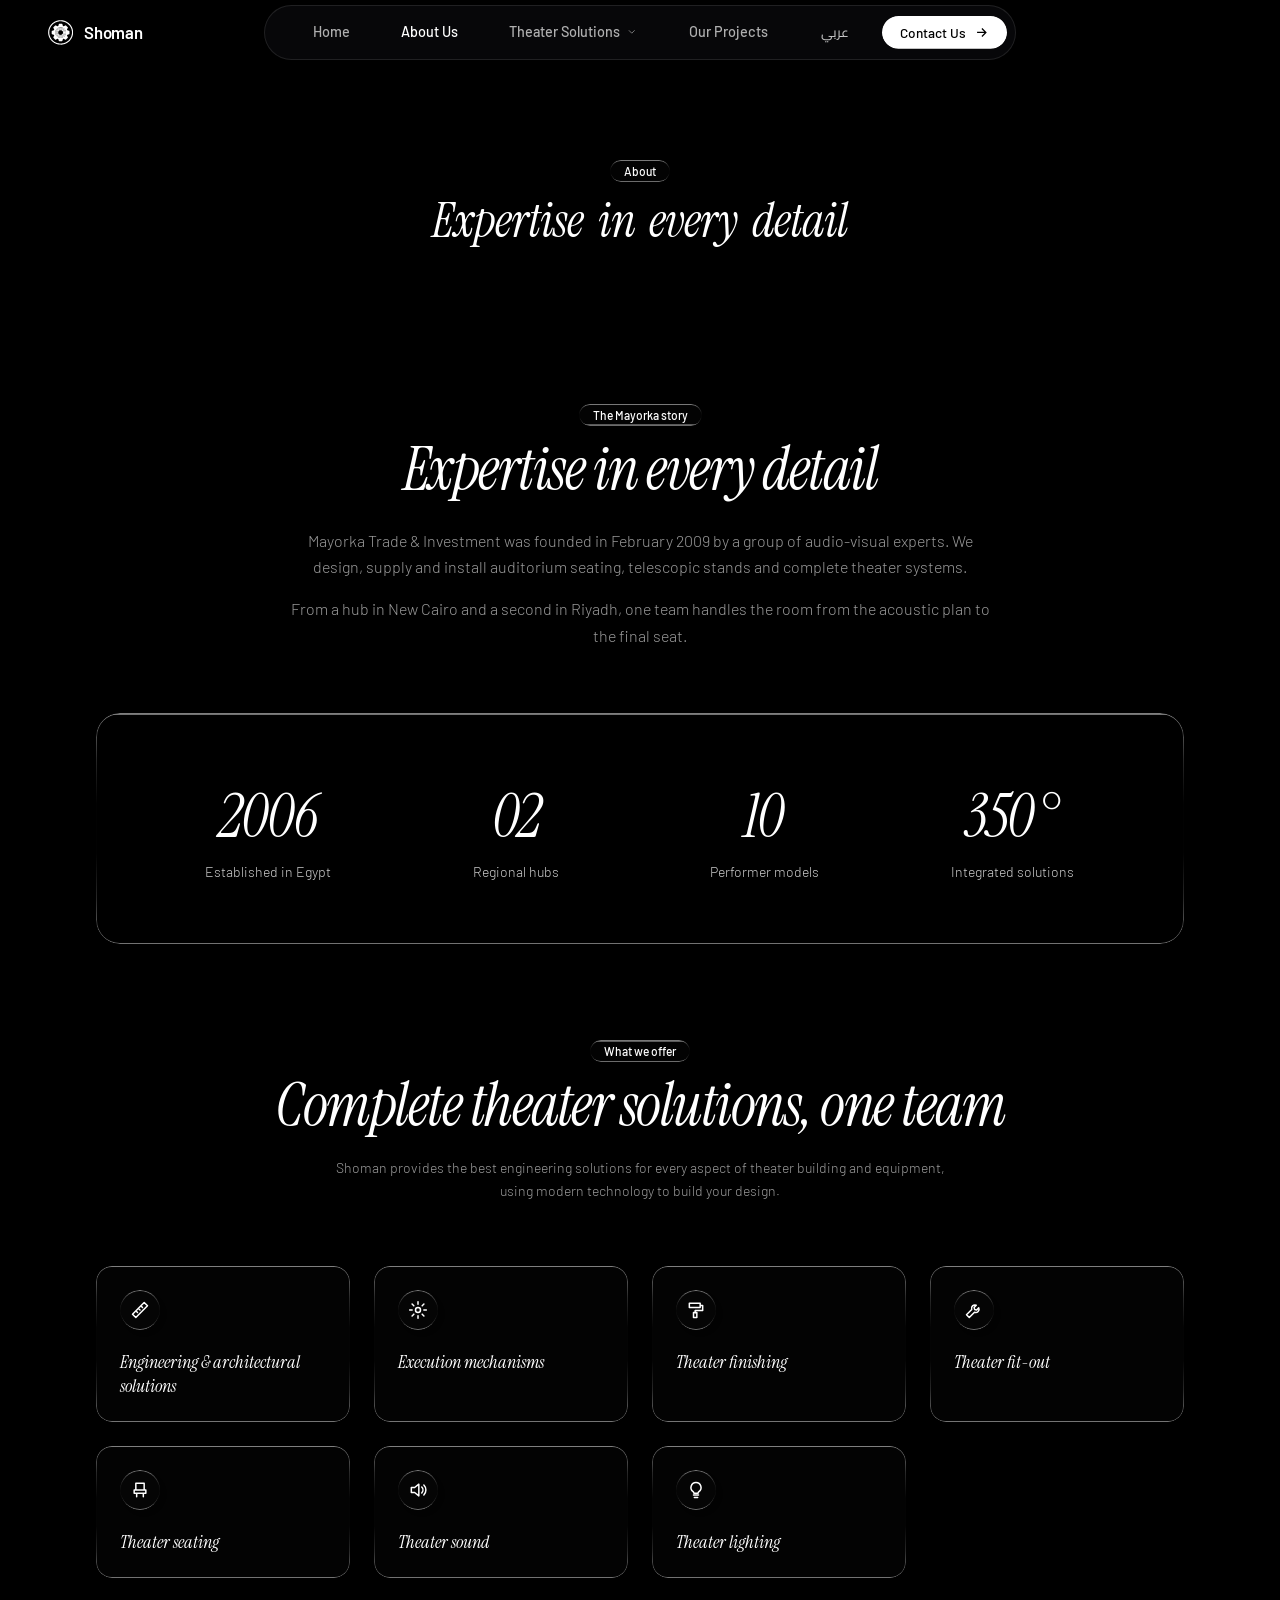
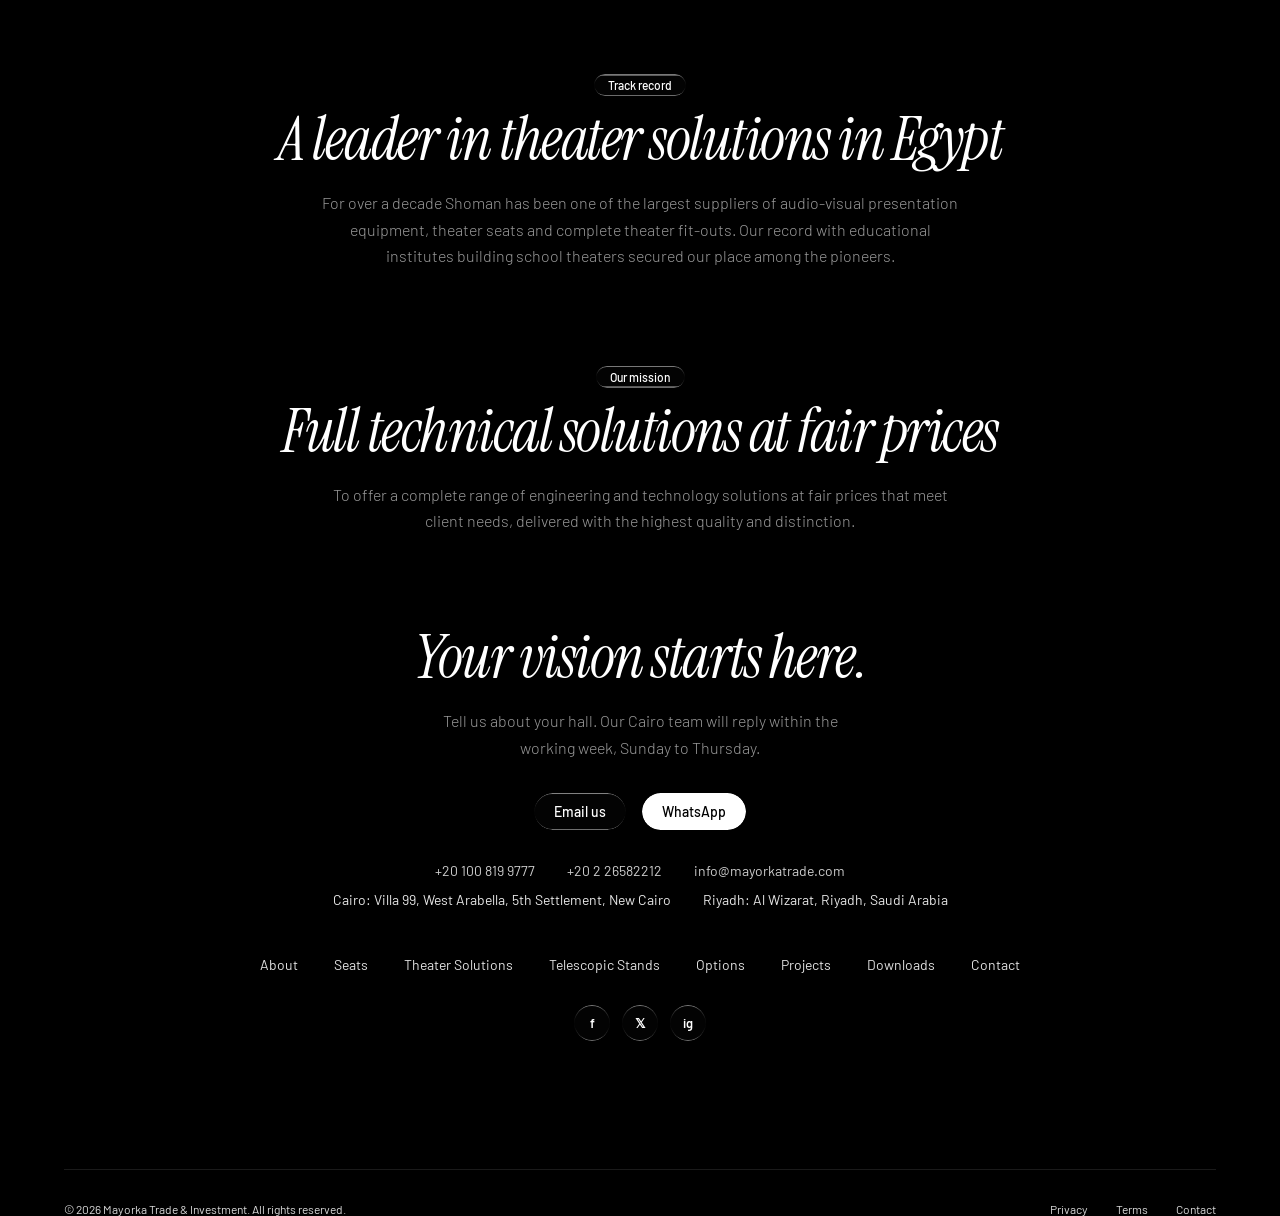
<file: about.html>
<!doctype html>
<html lang="en" dir="ltr">
<head>
<meta charset="utf-8">
<meta name="viewport" content="width=device-width,initial-scale=1,viewport-fit=cover">
<script src="theme.js"></script>
<title>Shoman | About</title>
<link rel="preconnect" href="https://fonts.googleapis.com">
<link rel="preconnect" href="https://fonts.gstatic.com" crossorigin>
<link rel="stylesheet" href="https://fonts.googleapis.com/css2?family=Barlow:wght@300;400;500;600&family=Instrument+Serif:ital@0;1&family=Cairo:wght@300;400;500;600;700&display=swap">
<style>
:root{--bg:#000;--fg:#fff;--muted:rgba(255,255,255,.6);--serif:'Instrument Serif','Cairo',serif;--sans:'Barlow','Cairo',ui-sans-serif,sans-serif}
*{box-sizing:border-box;margin:0;padding:0}
html{scroll-behavior:smooth}
body{background:var(--bg);color:var(--fg);font-family:var(--sans);-webkit-font-smoothing:antialiased;min-height:100svh;overflow-x:hidden}
a{color:inherit;text-decoration:none}ul{list-style:none}
::selection{background:rgba(255,255,255,.25);color:#000}
:focus-visible{outline:3px solid rgba(255,255,255,.5);outline-offset:2px}
.serif{font-family:var(--serif);font-style:italic}
[dir=rtl] .serif{font-style:normal;font-weight:600}
/* liquid glass (identical to Prism) */
.lg,.lgs{background:rgba(255,255,255,.01);background-blend-mode:luminosity;backdrop-filter:blur(4px);-webkit-backdrop-filter:blur(4px);box-shadow:inset 0 1px 1px rgba(255,255,255,.1);position:relative;overflow:hidden}
.lgs{backdrop-filter:blur(50px);-webkit-backdrop-filter:blur(50px);box-shadow:4px 4px 4px rgba(0,0,0,.05),inset 0 1px 1px rgba(255,255,255,.15)}
.lg::before,.lgs::before{content:'';position:absolute;inset:0;border-radius:inherit;padding:1.4px;background:linear-gradient(180deg,rgba(255,255,255,.45),rgba(255,255,255,.15) 20%,rgba(255,255,255,0) 40%,rgba(255,255,255,0) 60%,rgba(255,255,255,.15) 80%,rgba(255,255,255,.45));-webkit-mask:linear-gradient(#fff 0 0) content-box,linear-gradient(#fff 0 0);-webkit-mask-composite:xor;mask-composite:exclude;pointer-events:none}
.rise{animation:rise .6s ease-out both}
.rs{animation:rs .6s ease-out both}
.wr{display:inline-block;animation:wr .7s ease-out both}
@keyframes rise{from{opacity:0;transform:translateY(20px)}to{opacity:1;transform:none}}
@keyframes rs{from{transform:translateY(20px)}to{transform:none}}
@keyframes wr{0%{transform:translateY(50px)}50%{transform:translateY(-5px)}100%{transform:none}}
@media(prefers-reduced-motion:reduce){.rise,.rs,.wr{animation:none}}
/* video backdrop */
.vb{position:absolute;inset:0;width:100%;height:100%;object-fit:cover;z-index:0}
.fb,.ft{position:absolute;inset-inline:0;height:200px;z-index:1;pointer-events:none}
.fb{bottom:0;background:linear-gradient(to top,#000,transparent)}
.ft{top:0;background:linear-gradient(to bottom,#000,transparent)}
.sec{position:relative;overflow:hidden}
.wrap{position:relative;z-index:2;max-width:72rem;margin-inline:auto}
.pad{padding:6rem 1.5rem}
@media(min-width:768px){.pad{padding-inline:4rem}}
@media(min-width:1024px){.pad{padding-inline:6rem}}
/* pieces */
.pill{display:inline-block;border-radius:999px;padding:.25rem .875rem;font-size:.75rem;font-weight:500}
.gbtn{display:inline-flex;align-items:center;justify-content:center;gap:.5rem;border-radius:999px;padding:.625rem 1.25rem;font:500 .875rem var(--sans);color:#fff;border:0;cursor:pointer;white-space:nowrap}
.btn{display:inline-flex;align-items:center;gap:.5rem;border-radius:999px;padding:.625rem 1.25rem;font:500 .875rem var(--sans);background:#fff;color:#000;border:0;cursor:pointer;white-space:nowrap}
.btn.sm{padding:.4rem 1rem}
.ghost{background:none;color:#fff}.ghost:hover{background:rgba(255,255,255,.1)}
h2.h{font-size:2.25rem;line-height:.9;letter-spacing:-.025em;font-weight:400}
@media(min-width:768px){h2.h{font-size:3rem}}@media(min-width:1024px){h2.h{font-size:3.75rem}}
.p{font-size:.875rem;line-height:1.65;font-weight:300;color:var(--muted)}
.ctr{display:flex;flex-direction:column;align-items:center;text-align:center}
svg{width:1.1em;height:1.1em;flex:none}[dir=rtl] .ar{transform:scaleX(-1)}
/* nav */
header{position:fixed;inset-inline:0;top:1rem;z-index:50;padding:0 1.5rem}
@media(min-width:1024px){header{padding:0 4rem}}
nav{display:flex;align-items:center;justify-content:space-between;gap:1rem}
@media(min-width:768px){nav{display:grid;grid-template-columns:1fr auto 1fr}}
.logo{display:flex;align-items:center;gap:.5rem;font-size:1.125rem;font-weight:600;letter-spacing:-.02em;justify-self:start}
.bar{display:flex;align-items:center;gap:.25rem;border-radius:999px;padding:.375rem}
.links{display:none}@media(min-width:768px){.links{display:flex}.bar{padding-inline-start:.5rem}}
.links a{padding:.5rem .75rem;font-size:.875rem;font-weight:500;color:rgba(255,255,255,.9)}.links a:hover{color:#fff}
.lang{background:none;border:0;color:#fff;font:500 .8rem var(--sans);padding:.5rem .75rem;cursor:pointer;border-radius:999px}.lang:hover{background:rgba(255,255,255,.1)}
/* hero */
#home{min-height:100svh;display:flex;flex-direction:column}
.hin{position:relative;z-index:10;flex:1;display:flex;flex-direction:column;align-items:center;text-align:center;padding:9rem 1.5rem 0}
@media(min-width:768px){.hin{padding-top:11rem}}
.hin h1{margin-top:1.5rem;max-width:48rem;font-size:3.75rem;line-height:.85;letter-spacing:-2px;font-weight:400}
[dir=rtl] .hin h1{line-height:1.05;letter-spacing:0}
@media(min-width:768px){.hin h1{font-size:4.5rem}}@media(min-width:1024px){.hin h1{font-size:5.5rem;letter-spacing:-4px}[dir=rtl] .hin h1{letter-spacing:0}}
h1 span.w{display:inline-flex;flex-wrap:wrap;justify-content:center;gap:0 .3em}
.part{margin-top:auto;padding:4rem 0 2rem;gap:1.5rem}
.part ul{display:flex;flex-wrap:wrap;justify-content:center;gap:1rem 3rem}
.part li{font-size:1.5rem;letter-spacing:-.02em}@media(min-width:768px){.part li{font-size:1.875rem}}
/* process */
#process{min-height:700px;display:flex;align-items:center;padding:8rem 1.5rem}
/* features */
.row{display:flex;flex-direction:column;align-items:center;gap:2.5rem;margin-top:4rem}
@media(min-width:1024px){.row{flex-direction:row;gap:4rem;margin-top:6rem}.row.rev{flex-direction:row-reverse}}
.row>*{flex:1}.row h3{font-size:1.875rem;line-height:.95;letter-spacing:-.02em;font-weight:400}
@media(min-width:768px){.row h3{font-size:2.25rem}}
.media{position:relative;aspect-ratio:4/3;width:100%;border-radius:1rem;overflow:hidden}
/* grids */
.g{display:grid;gap:1.5rem;margin-top:4rem;grid-template-columns:1fr}
@media(min-width:768px){.g.b{grid-template-columns:repeat(2,1fr)}.g.t{grid-template-columns:repeat(3,1fr)}}
@media(min-width:1024px){.g.b{grid-template-columns:repeat(4,1fr)}}
.card{border-radius:1rem;padding:1.5rem}
.ico{display:flex;width:2.5rem;height:2.5rem;border-radius:50%;align-items:center;justify-content:center}
.card h3{margin-top:1.5rem;font-size:1.125rem;font-weight:400}.card .p{margin-top:.5rem}
.tag{display:block;margin-top:1.25rem;font-size:.75rem;color:rgba(255,255,255,.5)}
/* stats */
#stats{padding:8rem 1.5rem}
dl{border-radius:1.5rem;padding:3rem;display:grid;grid-template-columns:repeat(2,1fr);gap:2rem;text-align:center}
@media(min-width:768px){dl{padding:4rem}}@media(min-width:1024px){dl{grid-template-columns:repeat(4,1fr)}}
dl div{display:flex;flex-direction:column;gap:.5rem}dt{order:2;font-size:.875rem;font-weight:300;color:var(--muted)}
dd{font-size:2.25rem;letter-spacing:-.02em;font-variant-numeric:tabular-nums}@media(min-width:768px){dd{font-size:3rem}}@media(min-width:1024px){dd{font-size:3.75rem}}
/* cta + footer */
#contact{padding:8rem 1.5rem 2rem}
.cl{display:flex;flex-wrap:wrap;justify-content:center;gap:.75rem 2rem;margin-top:2rem;font-size:.875rem;color:rgba(255,255,255,.8)}
footer{margin-top:8rem;display:flex;flex-direction:column;align-items:center;justify-content:space-between;gap:1rem;border-top:1px solid rgba(255,255,255,.1);padding-top:2rem;font-size:.75rem;color:rgba(255,255,255,.4)}
@media(min-width:640px){footer{flex-direction:row}}
footer nav{display:flex;gap:1.5rem}footer a:hover{color:#fff}

.chips{display:flex;flex-wrap:wrap;justify-content:center;gap:.5rem;margin-top:2.5rem}
.chip{border:0;color:#fff;font:500 .8rem var(--sans);padding:.5rem 1rem;border-radius:999px;cursor:pointer;background:rgba(255,255,255,.04)}
.chip.on{background:#fff;color:#000}
.pc{display:flex;flex-direction:column;gap:.75rem;padding:1.75rem}
.pc[hidden]{display:none}
.pc .n{font-size:2.5rem;letter-spacing:-.02em;line-height:1}
.pc h3{margin:0;font-size:1.25rem}
.soc{display:flex;gap:.5rem;justify-content:center;margin-top:2rem}
.soc a{width:2.25rem;height:2.25rem;border-radius:50%;display:flex;align-items:center;justify-content:center;font-size:.8rem;font-weight:600}
.modal{position:fixed;inset:0;z-index:100;display:none;align-items:center;justify-content:center;padding:1.5rem;background:rgba(0,0,0,.7)}
.modal.on{display:flex}
.box{width:100%;max-width:32rem;border-radius:1.5rem;padding:2rem;background:rgba(10,10,10,.92);position:relative}
.box h3{font-size:1.75rem;font-weight:400;margin-bottom:1rem}.box h4{font-size:.95rem;font-weight:600;margin-top:1.25rem}
.box .p{margin-top:.4rem;color:rgba(255,255,255,.7)}.box .note{margin-top:1.5rem;font-size:.75rem;color:rgba(255,255,255,.4)}
.box button.x{position:absolute;top:1rem;inset-inline-end:1rem;background:none;border:0;color:#fff;font-size:1.25rem;cursor:pointer}
[dir=rtl]{--sans:'Cairo','Barlow',sans-serif}
.pgs{display:flex;flex-wrap:wrap;justify-content:center;gap:.5rem 1.5rem;margin-top:3rem;font-size:.875rem;color:rgba(255,255,255,.7)}.pgs a:hover{color:#fff}
.tabs{display:flex;flex-wrap:wrap;justify-content:center;gap:.5rem;margin-top:2.5rem}.tb{border:0;color:#fff;font:500 .8rem var(--sans);padding:.5rem 1rem;border-radius:999px;cursor:pointer;background:rgba(255,255,255,.04)}.tb.on{background:#fff;color:#000}
.pnl{margin:2rem auto 0;max-width:40rem;padding:2rem;border-radius:1.5rem}.pnl[hidden]{display:none}.pnl ul{margin-top:1.25rem;display:flex;flex-direction:column;gap:.6rem}.pnl li{font-size:.9rem;color:rgba(255,255,255,.85);display:flex;gap:.6rem}.pnl li::before{content:"✓";color:#fff}
.chs{display:flex;flex-wrap:wrap;gap:.5rem;margin-top:1.25rem}.chs .pill{font-weight:400;color:rgba(255,255,255,.85)}
.spec{margin-top:.25rem;display:grid;grid-template-columns:auto 1fr;gap:.35rem 1rem;font-size:.8rem}.spec dt{order:0;color:rgba(255,255,255,.5);font-size:.8rem}.spec dd{font-size:.8rem;letter-spacing:0;font-family:var(--sans);text-align:start}
.cr{display:flex;gap:2rem;align-items:flex-start;flex-wrap:wrap;margin-top:1rem}
.bar.lg{overflow:visible}.links .nl{display:inline-flex;align-items:center;gap:.3rem;border-radius:999px}.links .nl.on{background:rgba(255,255,255,.12);color:#fff}.links .nl:hover{background:rgba(255,255,255,.08)}
.has-dd{position:relative;display:flex}.dd{position:absolute;top:100%;inset-inline-start:0;padding-top:.6rem;display:none;min-width:15rem;z-index:60}.dd-in{border-radius:1.25rem;padding:.4rem;background:rgba(8,8,8,.94)}
.has-dd:hover .dd,.has-dd:focus-within .dd{display:block}.links .dd a{display:block;padding:.6rem .9rem;border-radius:.75rem;font-size:.85rem;color:rgba(255,255,255,.85)}.links .dd a:hover{background:rgba(255,255,255,.1);color:#fff}
.bg{display:inline-flex;padding:.4rem .6rem}@media(min-width:768px){.bg{display:none}}
.mnav{display:none;margin-top:.75rem;border-radius:1.5rem;padding:.5rem;flex-direction:column;background:rgba(8,8,8,.94)}.mnav.on{display:flex}@media(min-width:768px){.mnav{display:none!important}}
.mnav a{padding:.7rem 1rem;border-radius:999px;font-size:.9rem;font-weight:500}.mnav a.on{background:rgba(255,255,255,.12)}.mnav a.sub{padding-inline-start:2rem;font-size:.8rem;color:rgba(255,255,255,.7);font-weight:400}
.scrim{position:fixed;inset:0;z-index:80;background:rgba(0,0,0,.6);opacity:0;pointer-events:none;transition:opacity .3s}.scrim.on{opacity:1;pointer-events:auto}
.panel{position:fixed;top:0;bottom:0;inset-inline-end:0;width:min(28rem,100%);z-index:90;overflow-y:auto;background:rgba(8,8,8,.97);padding:1.5rem;border-inline-start:1px solid rgba(255,255,255,.15);transform:translateX(100%);transition:transform .35s ease}
[dir=rtl] .panel{transform:translateX(-100%)}.panel.on,[dir=rtl] .panel.on{transform:none}
.ph{display:flex;justify-content:space-between;align-items:flex-start;gap:1rem;margin-bottom:1.5rem}.pe{font-size:.75rem;color:rgba(255,255,255,.5)}.ph h3{font-size:2rem;font-weight:400;margin-top:.25rem}
.xb{background:none;border:0;color:#fff;font-size:1.5rem;line-height:1;cursor:pointer;padding:.25rem .5rem;border-radius:999px}.xb:hover{background:rgba(255,255,255,.1)}
.pimg{aspect-ratio:4/3;border-radius:1rem;background:rgba(255,255,255,.04);padding:2rem;margin-bottom:1.25rem}.pimg svg,.cimg svg{width:100%;height:100%}
.cimg{aspect-ratio:16/10;border-radius:.75rem;background:rgba(255,255,255,.04);padding:1rem;margin-bottom:.5rem}
.prow{display:flex;justify-content:space-between;gap:1rem;padding:.75rem 0;border-bottom:1px solid rgba(255,255,255,.1);font-size:.875rem}.prow b{font-weight:500;color:rgba(255,255,255,.55)}
.pbt{display:flex;flex-wrap:wrap;gap:.75rem;margin-top:1.5rem}
.pcard,.pc{cursor:pointer;transition:background .2s}.pcard:hover,.pc:hover{background:rgba(255,255,255,.04)}.hid{display:none!important}
.lmw{display:flex;flex-direction:column;align-items:center;gap:1rem;margin-top:3rem}
.lbx{position:fixed;inset:0;z-index:100;display:none;align-items:center;justify-content:center;padding:1.5rem;background:rgba(0,0,0,.8)}.lbx.on{display:flex}
.lbb{width:100%;max-width:56rem;border-radius:1.5rem;padding:1rem;position:relative;background:rgba(10,10,10,.96)}.lbb .xb{position:absolute;top:1.5rem;inset-inline-end:1.5rem;z-index:3;background:rgba(0,0,0,.5)}
.art{aspect-ratio:16/9;border-radius:1rem;overflow:hidden}.art svg{width:100%;height:100%;display:block}.cap{padding:1.25rem .75rem .5rem}.cap b{font-size:1.5rem;font-weight:400}.cap p{margin-top:.5rem}
</style>
<script>document.documentElement.classList.add("js")</script>
<style id="shoman-smooth">/* ===== Shoman smooth layer ===== */
:root{--ease:cubic-bezier(.22,1,.36,1)}
@keyframes shomanIn{from{opacity:0}to{opacity:1}}
@keyframes shomanUp{from{opacity:0;transform:translateY(16px)}to{opacity:1;transform:none}}
@keyframes shomanPop{from{opacity:0;transform:translateY(12px) scale(.98)}to{opacity:1;transform:none}}
/* page enter / leave */
body{animation:shomanIn .5s ease both}
html.leaving body{opacity:0;transition:opacity .26s ease}
main{transition:opacity .2s ease}main.lswap{opacity:0}
/* scroll reveal (replaces the fire-on-load .rise) */
html.js .rise{animation:none;opacity:0;transform:translateY(28px);transition:opacity .9s var(--ease),transform .9s var(--ease),background-color .3s ease,border-color .3s ease}
html.js .rise.in{opacity:1;transform:none}
html.js .rise.done{transition:transform .4s var(--ease),opacity .4s ease,background-color .3s ease,border-color .3s ease}
html.js .rise.done.pcard:hover,html.js .rise.done.pc:hover{transform:translateY(-4px)}
/* background videos fade in instead of popping */
html.js .vb{opacity:0;transition:opacity 1.2s ease}html.js .vb.ready{opacity:1}
/* nav dropdown + mobile menu */
.dd{display:block;opacity:0;visibility:hidden;transform:translateY(8px);transition:opacity .25s var(--ease),transform .25s var(--ease),visibility 0s linear .25s}
.has-dd:hover .dd,.has-dd:focus-within .dd{opacity:1;visibility:visible;transform:none;transition-delay:0s}
.links .nl svg{transition:transform .25s var(--ease)}.has-dd:hover .nl svg{transform:rotate(180deg)}
.mnav.on{animation:shomanPop .3s var(--ease)}
/* buttons, chips, links */
.btn,.gbtn,.chip,.tb,.lang,.links a,.mnav a,.dd a,.pgs a,footer a,.xb,.soc a{transition:color .25s ease,background-color .25s ease,border-color .25s ease,transform .25s var(--ease),opacity .25s ease}
.btn:hover,.gbtn:hover{transform:translateY(-1px)}.btn:active,.gbtn:active{transform:none}
.chip:hover:not(.on),.tb:hover:not(.on){background:rgba(255,255,255,.1)}
/* modal / lightbox / panel / tab + filter swaps */
.modal.on,.lbx.on{animation:shomanIn .25s ease}
.modal.on .box,.lbx.on .lbb{animation:shomanPop .35s var(--ease)}
.pc.swap,.pnl.swap{animation:shomanUp .5s var(--ease) both}
.pnl:not([hidden]){animation:shomanUp .5s var(--ease) both}
@media(prefers-reduced-motion:reduce){body{animation:none}html.js .rise{opacity:1;transform:none;transition:none}html.js .vb{opacity:1;transition:none}.pnl:not([hidden]),.pc.swap{animation:none}.dd{transition:none}}
/* footer video: dimmed + softened so the text stays readable */
#cta .vb,#contact .vb{filter:brightness(.55) blur(2px);transform:scale(1.05)}

/* icons */
.ico svg{width:1.25rem;height:1.25rem;stroke-linecap:round;stroke-linejoin:round}
.ico{transition:background-color .3s ease,transform .4s var(--ease)}
.card:hover .ico,.pnl:hover>.ico{background:rgba(255,255,255,.1);transform:scale(1.06)}
.ico+h3[style*="margin:0"]{margin-top:1.25rem!important}
.ico+h3{margin-top:1.25rem}
.pnl>.ico+h3{margin-top:1rem}
.tb{display:inline-flex;align-items:center;gap:.5rem}.tb svg{width:1rem;height:1rem;stroke-width:1.8;stroke-linecap:round;stroke-linejoin:round}
.card a[dir=ltr] svg{width:1rem;height:1rem;stroke-width:1.8;stroke-linecap:round;stroke-linejoin:round}
.card div svg{width:1rem;height:1rem;stroke-linecap:round;stroke-linejoin:round}
</style>
<link rel="stylesheet" href="theme.css">
<link rel="icon" type="image/svg+xml" href="favicon.svg">
</head>
<body>
<header>
  <nav>
    <a href="index.html" class="logo" aria-label="Shoman"><svg class="lg-ico" viewBox="83 -1 247 242" aria-hidden="true"><path fill="currentColor" fill-rule="evenodd" d="M203.5 79.0 202.4 80.0 197.5 80.0 196.4 81.0 193.5 81.0 192.4 82.0 190.5 82.0 189.6 82.9 188.5 83.0 187.6 83.9 186.5 84.0 185.6 84.9 184.5 85.0 183.6 85.9 182.2 86.1 179.6 88.9 178.2 89.1 173.1 94.2 172.9 95.6 170.1 98.2 170.0 99.4 169.1 100.2 169.0 101.4 168.1 102.2 168.0 103.4 167.0 104.5 167.0 106.4 166.1 107.2 166.0 108.4 165.0 109.5 165.0 111.4 164.0 112.5 164.0 130.4 165.0 131.5 165.0 133.4 165.9 134.2 166.0 135.4 167.0 136.5 167.0 138.4 168.9 140.2 169.0 141.4 169.9 142.2 170.1 143.6 171.9 145.2 172.1 146.6 180.2 154.8 181.6 155.0 183.2 156.8 184.4 156.9 185.2 157.8 186.4 157.9 187.2 158.8 188.4 158.9 189.2 159.8 190.4 159.9 191.5 160.9 193.4 160.9 194.5 161.9 198.4 161.9 199.5 162.9 213.4 162.9 214.5 161.9 218.4 161.9 219.2 161.0 220.4 160.9 221.2 160.0 222.4 159.9 223.5 158.9 225.4 158.9 227.2 157.0 228.4 156.9 229.2 156.0 230.6 155.8 232.2 154.0 233.6 153.8 238.8 148.6 239.0 147.2 241.8 144.6 241.9 143.5 242.8 142.6 242.9 141.5 243.8 140.6 244.0 139.2 245.9 137.4 245.9 134.5 246.8 133.6 246.9 132.5 247.9 131.4 247.9 127.5 248.9 126.4 248.9 115.5 247.9 114.4 247.9 111.5 246.9 110.4 246.9 108.5 245.9 107.4 245.9 105.5 245.0 104.6 244.9 103.5 244.0 102.6 243.9 101.5 243.0 100.6 242.8 99.2 240.0 96.6 239.8 95.2 232.6 88.1 231.2 87.9 229.6 86.1 228.5 86.0 227.6 85.1 226.5 85.0 225.6 84.1 224.5 84.0 223.6 83.1 222.5 83.0 221.4 82.0 219.5 82.0 218.4 81.0 215.5 81.0 214.4 80.0 209.5 80.0 208.4 79.0ZM195.5 89.9 199.4 89.9 200.5 88.9 212.4 88.9 213.5 89.9 216.4 89.9 217.2 90.8 218.4 90.9 219.5 91.9 221.4 91.9 223.2 93.8 224.6 94.0 227.2 96.8 228.6 97.0 231.9 100.2 232.1 101.6 234.9 104.2 235.0 105.4 235.9 106.2 236.0 107.4 236.9 108.2 237.0 109.4 238.0 110.5 238.0 114.4 239.0 115.5 239.0 127.4 238.0 128.5 238.0 131.4 237.1 132.2 237.0 133.4 236.1 134.2 236.0 135.4 235.1 136.2 234.9 137.6 233.1 139.2 232.9 140.6 225.6 147.9 224.2 148.1 222.6 149.9 221.5 150.0 220.4 151.0 218.5 151.0 217.4 152.0 215.5 152.0 214.4 153.0 212.5 153.0 211.4 154.0 201.5 154.0 200.4 153.0 197.5 153.0 196.4 152.0 194.5 152.0 193.4 151.0 191.5 151.0 189.6 149.1 188.2 148.9 185.6 146.1 184.2 145.9 180.0 141.6 179.8 140.2 177.0 137.6 176.9 136.5 175.9 135.4 175.9 133.5 174.9 132.4 174.9 130.5 173.9 129.4 173.9 126.5 172.9 125.4 172.9 117.5 173.9 116.4 173.9 113.5 174.9 112.4 174.9 109.5 175.8 108.6 175.9 107.5 176.8 106.6 176.9 105.5 177.8 104.6 178.0 103.2 186.2 95.0 187.6 94.8 189.2 93.0 190.4 92.9 191.2 92.0 192.4 91.9 193.2 91.0 194.4 90.9ZM192.5 36.0 189.1 39.2 189.0 40.4 188.0 41.5 188.0 43.4 187.0 44.5 187.0 46.4 186.0 47.5 186.0 50.4 185.0 51.5 185.0 53.4 184.0 54.5 184.0 56.4 183.6 56.9 182.5 57.0 181.6 57.9 180.5 58.0 179.6 58.9 178.5 59.0 177.4 60.0 174.5 60.0 172.6 58.1 171.5 58.0 170.6 57.1 169.5 57.0 168.6 56.1 167.5 56.0 166.6 55.1 165.5 55.0 164.6 54.1 163.2 53.9 161.6 52.1 159.5 52.0 158.4 51.0 156.5 51.0 155.6 51.9 154.2 52.1 152.6 53.9 151.2 54.1 150.1 55.2 149.9 56.6 149.4 57.0 148.2 57.1 136.1 69.2 136.0 70.4 135.0 71.5 135.0 75.4 135.9 76.2 136.0 77.4 136.9 78.2 137.1 79.6 138.9 81.2 139.0 82.4 139.9 83.2 140.0 84.4 140.9 85.2 141.0 86.4 141.9 87.2 142.1 88.6 143.9 90.2 144.0 92.4 143.1 93.2 143.0 94.4 142.1 95.2 142.0 96.4 141.1 97.2 140.9 98.6 139.6 99.9 137.5 100.0 136.4 101.0 133.5 101.0 132.4 102.0 130.5 102.0 129.4 103.0 125.5 103.0 124.6 103.9 123.2 104.1 120.1 107.2 120.0 109.4 119.0 110.5 119.0 131.4 120.0 132.5 120.0 134.4 120.9 135.2 121.1 136.6 122.2 137.8 123.4 137.9 124.5 138.9 126.4 138.9 127.5 139.9 131.4 139.9 132.2 140.8 133.4 140.9 134.5 141.9 136.4 141.9 137.5 142.9 140.4 142.9 140.9 143.2 141.0 144.4 142.0 145.5 142.0 147.4 142.9 148.2 143.0 149.4 144.0 150.5 144.0 151.4 143.1 152.2 143.0 153.4 142.1 154.2 141.9 155.6 140.1 157.2 140.0 158.4 139.1 159.2 139.0 160.4 138.1 161.2 138.0 162.4 137.1 163.2 136.9 164.6 135.0 166.5 135.0 170.4 135.9 171.2 136.1 172.6 154.2 190.8 160.4 190.9 162.2 189.0 163.4 188.9 164.2 188.0 165.4 187.9 166.2 187.0 167.4 186.9 168.2 186.0 169.4 185.9 170.2 185.0 171.6 184.8 173.5 182.9 178.4 182.9 179.2 183.8 180.4 183.9 181.2 184.8 182.6 185.0 183.9 186.2 184.0 187.4 185.0 188.5 185.0 190.4 186.0 191.5 186.0 195.4 187.0 196.5 187.0 198.4 188.0 199.5 188.0 201.4 188.9 202.2 189.1 203.6 190.2 204.8 191.4 204.9 192.2 205.8 193.4 205.9 194.5 206.9 217.4 206.9 218.2 206.0 219.4 205.9 220.2 205.0 221.6 204.8 222.8 203.6 222.9 202.5 223.9 201.4 223.9 199.5 224.9 198.4 224.9 196.5 225.9 195.4 225.9 193.5 226.9 192.4 226.9 189.5 227.8 188.6 228.0 187.2 230.2 185.0 231.6 184.8 233.2 183.0 235.4 182.9 236.2 182.0 236.6 182.0 237.4 182.8 238.6 183.0 239.2 183.8 240.6 184.0 242.2 185.8 243.4 185.9 244.2 186.8 245.4 186.9 246.2 187.8 247.4 187.9 248.2 188.8 249.6 189.0 251.5 190.9 257.4 190.9 261.2 187.0 262.6 186.8 263.0 185.2 266.2 182.0 267.6 181.8 268.0 180.2 268.5 179.9 269.6 179.8 270.0 178.2 270.5 177.9 271.6 177.8 275.8 173.6 275.9 172.5 276.9 171.4 276.9 166.5 276.0 165.6 275.9 164.5 275.0 163.6 274.8 162.2 273.0 160.6 272.9 159.5 272.0 158.6 271.9 157.5 271.0 156.6 270.9 155.5 270.0 154.6 269.8 153.2 268.0 151.6 267.9 150.5 269.8 148.6 269.9 146.5 270.8 145.6 271.0 144.2 272.2 143.0 274.4 142.9 275.5 141.9 277.4 141.9 278.5 140.9 280.4 140.9 281.5 139.9 284.4 139.9 285.5 138.9 287.4 138.9 288.2 138.0 289.6 137.8 291.8 135.6 291.9 133.5 292.9 132.4 292.9 110.5 291.9 109.4 291.8 107.2 288.6 104.1 287.5 104.0 286.4 103.0 283.5 103.0 282.4 102.0 280.5 102.0 279.4 101.0 276.5 101.0 275.4 100.0 273.5 100.0 272.6 99.1 271.5 99.0 271.0 98.6 270.9 97.5 269.9 96.4 269.9 94.5 269.0 93.6 268.9 92.6 268.0 91.6 268.0 91.2 268.8 90.5 269.0 89.2 269.8 88.6 269.9 87.5 270.8 86.6 271.0 85.2 272.8 83.6 272.9 82.5 273.8 81.6 273.9 80.5 274.8 79.6 275.0 78.2 276.8 76.6 276.9 74.5 277.8 73.6 277.8 73.2 277.0 72.5 276.8 71.2 276.0 70.6 275.8 69.2 258.6 52.1 256.5 52.0 255.4 51.0 254.5 51.0 253.4 52.0 251.5 52.0 250.6 52.9 249.5 53.0 248.6 53.9 247.5 54.0 246.6 54.9 245.5 55.0 244.6 55.9 243.5 56.0 242.6 56.9 241.5 57.0 240.6 57.9 239.2 58.1 237.6 59.9 235.5 60.0 234.6 59.1 233.5 59.0 232.4 58.0 230.2 57.9 228.0 55.6 227.9 54.5 226.9 53.4 226.9 50.5 225.9 49.4 225.9 46.5 224.9 45.4 224.9 43.5 223.9 42.4 223.9 40.5 219.6 36.1ZM195.5 70.9 217.4 70.9 218.5 71.9 220.4 71.9 221.5 72.9 224.4 72.9 225.2 73.8 226.4 73.9 227.2 74.8 228.4 74.9 229.2 75.8 230.4 75.9 231.2 76.8 232.6 77.0 234.2 78.8 235.6 79.0 237.2 80.8 238.6 81.0 247.9 90.2 248.1 91.6 249.9 93.2 250.0 94.4 250.9 95.2 251.0 96.4 251.9 97.2 252.1 98.6 253.9 100.2 254.0 102.4 254.9 103.2 255.0 104.4 256.0 105.5 256.0 108.4 257.0 109.5 257.0 113.4 258.0 114.5 258.0 127.4 257.0 128.5 257.0 133.4 256.0 134.5 256.0 137.4 255.1 138.2 255.0 139.4 254.1 140.2 254.0 141.4 253.1 142.2 253.0 143.4 252.1 144.2 252.0 145.4 251.1 146.2 250.9 147.6 249.1 149.2 248.9 150.6 246.1 153.2 245.9 154.6 241.6 158.9 240.2 159.1 236.6 162.9 235.2 163.1 233.6 164.9 232.5 165.0 231.6 165.9 230.5 166.0 229.6 166.9 228.5 167.0 227.6 167.9 226.5 168.0 225.6 168.9 224.5 169.0 223.4 170.0 219.5 170.0 218.4 171.0 216.5 171.0 215.4 172.0 197.5 172.0 196.4 171.0 193.5 171.0 192.4 170.0 189.5 170.0 188.4 169.0 186.5 169.0 185.6 168.1 184.5 168.0 183.6 167.1 182.5 167.0 181.6 166.1 180.2 165.9 178.6 164.1 177.2 163.9 175.6 162.1 174.2 161.9 168.6 156.1 167.5 156.0 167.0 155.6 166.8 154.2 164.0 151.6 163.8 150.2 162.0 148.6 161.9 147.5 161.0 146.6 160.8 145.2 159.0 143.6 158.9 141.5 158.0 140.6 157.9 139.5 156.9 138.4 156.9 136.5 155.9 135.4 155.9 132.5 154.9 131.4 154.9 127.5 153.9 126.4 153.9 116.5 154.9 115.4 154.9 111.5 155.9 110.4 155.9 107.5 156.9 106.4 156.9 104.5 157.8 103.6 157.9 102.5 158.9 101.4 158.9 99.5 159.8 98.6 160.0 97.2 161.8 95.6 162.0 94.2 163.8 92.6 164.0 91.2 166.8 88.6 167.0 87.2 170.2 84.0 171.6 83.8 176.2 79.0 177.4 78.9 178.2 78.0 179.6 77.8 181.2 76.0 183.4 75.9 184.2 75.0 185.4 74.9 186.2 74.0 187.4 73.9 188.5 72.9 190.4 72.9 191.5 71.9 194.4 71.9ZM203.0 0.0 201.5 1.0 196.2 1.0 195.0 1.5 190.8 1.5 189.5 2.0 186.4 2.0 183.5 3.0 180.9 3.4 179.5 4.0 177.4 4.0 172.6 5.4 171.1 6.1 169.6 6.4 168.5 7.0 167.2 7.0 165.5 7.5 162.9 8.9 158.8 10.1 155.5 12.0 153.8 12.4 151.5 13.5 150.0 14.8 148.8 15.1 148.0 15.8 146.5 16.2 145.8 17.0 142.5 18.4 140.8 20.0 139.2 20.6 137.5 22.1 136.6 22.4 134.9 23.9 133.2 24.6 129.5 28.1 127.9 28.9 122.5 34.1 121.5 34.5 116.5 39.5 116.1 40.5 110.6 46.2 110.0 47.6 108.0 49.8 106.9 51.9 105.0 53.8 104.0 55.8 102.5 57.5 101.1 60.5 99.6 62.2 98.9 64.8 97.4 66.6 95.9 70.8 94.4 72.8 93.0 77.5 92.1 78.6 92.0 79.5 91.1 80.9 91.0 82.5 88.4 89.8 88.0 92.5 87.0 95.2 87.0 97.5 86.0 99.2 86.0 101.5 85.0 104.2 85.0 113.5 84.5 114.8 84.5 126.0 85.0 127.4 85.0 135.6 86.0 138.4 86.0 140.6 87.0 143.4 87.4 146.0 88.0 147.2 88.4 150.4 89.0 151.4 89.4 154.0 91.0 157.4 91.4 160.0 94.0 165.4 94.2 167.0 96.2 170.5 97.1 173.1 98.0 174.1 99.6 177.6 100.9 179.1 102.2 182.2 104.1 184.4 104.2 185.1 105.5 187.2 109.1 191.4 110.0 193.1 113.1 196.4 113.6 197.6 125.0 209.0 126.5 209.8 131.0 214.0 132.8 214.9 134.6 216.6 136.1 217.2 138.4 219.2 141.5 220.8 143.4 222.4 146.8 223.9 147.5 224.6 151.0 226.1 152.1 227.1 154.9 228.0 155.6 228.6 158.2 229.6 159.6 230.5 161.5 230.9 165.6 232.8 167.5 232.9 168.9 233.8 170.9 234.0 172.2 234.9 173.5 234.9 174.6 235.5 176.2 235.9 177.6 235.9 184.2 237.9 187.5 237.9 189.2 238.9 198.6 238.9 199.9 239.4 202.4 239.4 203.4 239.9 204.5 239.9 205.1 239.6 205.9 238.5 205.9 230.5 206.8 229.6 206.5 229.0 198.5 229.0 197.4 228.0 190.5 228.0 189.4 227.0 184.5 227.0 183.4 226.0 179.5 226.0 178.4 225.0 176.5 225.0 175.4 224.0 172.5 224.0 171.4 223.0 169.5 223.0 168.6 222.1 167.5 222.0 166.4 221.0 164.5 221.0 163.6 220.1 162.5 220.0 161.6 219.1 160.5 219.0 159.4 218.0 157.5 218.0 156.6 217.1 155.5 217.0 154.6 216.1 153.5 216.0 152.6 215.1 151.2 214.9 149.6 213.1 148.2 212.9 146.6 211.1 145.5 211.0 144.6 210.1 143.2 209.9 141.6 208.1 140.2 207.9 137.6 205.1 136.2 204.9 120.0 188.6 119.8 187.2 116.0 183.6 115.8 182.2 114.0 180.6 113.8 179.2 112.0 177.6 111.8 176.2 110.0 174.6 109.9 173.5 109.0 172.6 108.9 171.5 108.0 170.6 107.9 169.5 107.0 168.6 106.9 167.5 106.0 166.6 105.9 165.5 105.0 164.6 104.9 163.5 103.9 162.4 103.9 160.5 103.0 159.6 102.9 158.5 102.0 157.6 101.9 156.5 100.9 155.4 100.9 152.5 99.9 151.4 99.9 149.5 98.9 148.4 98.9 146.5 97.9 145.4 97.9 140.5 96.9 139.4 96.9 135.5 95.9 134.4 95.9 105.5 96.9 104.4 96.9 100.5 97.9 99.4 97.9 94.5 98.9 93.4 98.9 91.5 99.9 90.4 99.9 88.5 100.9 87.4 100.9 84.5 101.8 83.6 101.9 82.5 102.8 81.6 102.9 80.5 103.9 79.4 103.9 77.5 104.8 76.6 104.9 75.5 105.8 74.6 105.9 73.5 106.8 72.6 106.9 71.5 107.8 70.6 107.9 69.5 108.8 68.6 109.0 67.2 110.8 65.6 110.9 64.5 111.8 63.6 112.0 62.2 113.8 60.6 114.0 59.2 116.8 56.6 117.0 55.2 120.8 51.6 121.0 50.2 133.2 38.0 134.6 37.8 138.2 34.0 139.6 33.8 142.2 31.0 143.4 30.9 144.2 30.0 145.6 29.8 147.2 28.0 148.6 27.8 150.2 26.0 151.4 25.9 152.2 25.0 153.4 24.9 154.2 24.0 155.4 23.9 156.2 23.0 157.4 22.9 158.2 22.0 159.4 21.9 160.2 21.0 161.4 20.9 162.5 19.9 164.4 19.9 165.2 19.0 166.4 18.9 167.5 17.9 169.4 17.9 170.5 16.9 173.4 16.9 174.5 15.9 176.4 15.9 177.5 14.9 181.4 14.9 182.5 13.9 185.4 13.9 186.5 12.9 190.4 12.9 191.5 11.9 205.6 11.8 205.9 11.4 205.9 1.4 204.6 0.0Z"/><path fill="currentColor" fill-rule="evenodd" d="M195.5 90.0 194.6 90.9 193.5 91.0 192.6 91.9 191.5 92.0 190.6 92.9 189.2 93.1 187.6 94.9 186.2 95.1 178.1 103.2 178.0 104.4 177.1 105.2 177.0 106.4 176.1 107.2 176.0 108.4 175.0 109.5 175.0 112.4 174.0 113.5 174.0 116.4 173.0 117.5 173.0 125.4 174.0 126.5 174.0 129.4 175.0 130.5 175.0 132.4 176.0 133.5 176.0 135.4 176.9 136.2 177.1 137.6 179.9 140.2 180.1 141.6 184.2 145.8 185.6 146.0 188.2 148.8 189.6 149.0 191.5 150.9 193.4 150.9 194.5 151.9 196.4 151.9 197.5 152.9 200.4 152.9 201.5 153.9 211.4 153.9 212.5 152.9 214.4 152.9 215.5 151.9 217.4 151.9 218.5 150.9 220.4 150.9 221.2 150.0 222.6 149.8 224.2 148.0 225.6 147.8 232.8 140.6 233.0 139.2 234.8 137.6 234.9 136.5 235.8 135.6 235.9 134.5 236.8 133.6 236.9 132.5 237.9 131.4 237.9 128.5 238.9 127.4 238.9 115.5 237.9 114.4 237.9 110.5 237.0 109.6 236.9 108.5 236.0 107.6 235.9 106.5 235.0 105.6 234.8 104.2 232.0 101.6 231.8 100.2 228.6 97.1 227.2 96.9 224.6 94.1 223.2 93.9 221.4 92.0 219.5 92.0 218.6 91.1 217.5 91.0 216.4 90.0 213.5 90.0 212.4 89.0 200.5 89.0 199.4 90.0ZM201.5 97.9 211.4 97.9 212.5 98.9 214.4 98.9 215.2 99.8 216.4 99.9 217.2 100.8 218.6 101.0 220.2 102.8 221.6 103.0 224.9 106.2 225.1 107.6 226.9 109.2 227.1 110.6 228.9 112.2 229.0 114.4 230.0 115.5 230.0 127.4 229.1 128.2 229.0 129.4 228.1 130.2 228.0 131.4 227.1 132.2 226.9 133.6 225.1 135.2 224.9 136.6 222.6 138.9 221.2 139.1 218.6 141.9 217.5 142.0 216.4 143.0 214.5 143.0 213.4 144.0 210.5 144.0 209.4 145.0 204.5 145.0 203.4 144.0 198.5 144.0 197.6 143.1 196.5 143.0 195.6 142.1 194.2 141.9 192.6 140.1 191.2 139.9 186.0 134.6 185.9 133.5 185.0 132.6 184.9 131.5 184.0 130.6 183.9 129.5 182.9 128.4 182.9 114.5 183.8 113.6 183.9 112.5 184.8 111.6 184.9 110.5 185.8 109.6 186.0 108.2 192.2 102.0 193.4 101.9 194.2 101.0 195.4 100.9 196.2 100.0 197.4 99.9 198.5 98.9 200.4 98.9ZM195.5 71.0 194.4 72.0 191.5 72.0 190.4 73.0 188.5 73.0 187.6 73.9 186.5 74.0 185.6 74.9 184.5 75.0 183.4 76.0 181.5 76.0 179.6 77.9 178.5 78.0 177.6 78.9 176.2 79.1 171.6 83.9 170.2 84.1 167.1 87.2 166.9 88.6 164.1 91.2 163.9 92.6 162.1 94.2 161.9 95.6 160.1 97.2 160.0 98.4 159.0 99.5 159.0 101.4 158.1 102.2 158.0 103.4 157.0 104.5 157.0 106.4 156.0 107.5 156.0 110.4 155.0 111.5 155.0 115.4 154.0 116.5 154.0 126.4 155.0 127.5 155.0 131.4 156.0 132.5 156.0 135.4 157.0 136.5 157.0 138.4 157.9 139.2 158.0 140.4 159.0 141.5 159.1 143.6 160.9 145.2 161.0 146.4 161.9 147.2 162.1 148.6 163.9 150.2 164.1 151.6 166.9 154.2 167.1 155.6 168.6 156.0 174.2 161.8 175.6 162.0 177.2 163.8 178.6 164.0 180.2 165.8 181.4 165.9 182.2 166.8 183.4 166.9 184.2 167.8 185.4 167.9 186.5 168.9 188.4 168.9 189.5 169.9 192.4 169.9 193.5 170.9 196.4 170.9 197.5 171.9 215.4 171.9 216.5 170.9 218.4 170.9 219.5 169.9 223.4 169.9 224.2 169.0 225.4 168.9 226.2 168.0 227.4 167.9 228.2 167.0 229.4 166.9 230.2 166.0 231.4 165.9 232.2 165.0 233.6 164.8 235.2 163.0 236.6 162.8 240.2 159.0 241.6 158.8 245.8 154.6 246.0 153.2 248.8 150.6 249.0 149.2 250.8 147.6 250.9 146.5 251.8 145.6 251.9 144.5 252.8 143.6 252.9 142.5 253.8 141.6 253.9 140.5 254.8 139.6 254.9 138.5 255.9 137.4 255.9 134.5 256.9 133.4 256.9 128.5 257.9 127.4 257.9 114.5 256.9 113.4 256.9 109.5 255.9 108.4 255.9 105.5 255.0 104.6 254.9 103.5 253.9 102.4 253.9 100.5 252.0 98.6 251.9 97.5 251.0 96.6 250.9 95.5 250.0 94.6 249.8 93.2 248.0 91.6 247.8 90.2 238.6 81.1 237.2 80.9 235.6 79.1 234.2 78.9 232.6 77.1 231.5 77.0 230.6 76.1 229.5 76.0 228.6 75.1 227.5 75.0 226.6 74.1 225.5 74.0 224.4 73.0 221.5 73.0 220.4 72.0 218.5 72.0 217.4 71.0ZM203.5 78.9 208.4 78.9 209.5 79.9 214.4 79.9 215.5 80.9 218.4 80.9 219.5 81.9 221.4 81.9 222.2 82.8 223.4 82.9 224.2 83.8 225.4 83.9 226.2 84.8 227.4 84.9 228.2 85.8 229.6 86.0 231.2 87.8 232.6 88.0 239.9 95.2 240.1 96.6 242.9 99.2 243.0 100.4 243.9 101.2 244.0 102.4 244.9 103.2 245.0 104.4 246.0 105.5 246.0 107.4 247.0 108.5 247.0 110.4 248.0 111.5 248.0 114.4 249.0 115.5 249.0 126.4 248.0 127.5 248.0 131.4 247.1 132.2 247.0 133.4 246.0 134.5 246.0 137.4 244.1 139.2 244.0 140.4 243.1 141.2 243.0 142.4 242.1 143.2 241.9 144.6 239.1 147.2 238.9 148.6 233.6 153.9 232.2 154.1 230.6 155.9 229.5 156.0 228.6 156.9 227.2 157.1 225.6 158.9 223.5 159.0 222.6 159.9 221.5 160.0 220.6 160.9 219.5 161.0 218.4 162.0 214.5 162.0 213.4 163.0 199.5 163.0 198.4 162.0 194.5 162.0 193.4 161.0 191.5 161.0 190.6 160.1 189.5 160.0 188.6 159.1 187.5 159.0 186.6 158.1 185.5 158.0 184.6 157.1 183.2 156.9 181.6 155.1 180.2 154.9 172.0 146.6 171.8 145.2 170.0 143.6 169.9 142.5 169.0 141.6 168.8 140.2 167.0 138.6 166.9 136.5 166.0 135.6 165.9 134.5 164.9 133.4 164.9 131.5 163.9 130.4 163.9 112.5 164.9 111.4 164.9 109.5 165.8 108.6 165.9 107.5 166.9 106.4 166.9 104.5 167.8 103.6 167.9 102.5 168.8 101.6 168.9 100.5 169.8 99.6 170.0 98.2 172.8 95.6 173.0 94.2 178.2 89.0 179.6 88.8 182.2 86.0 183.4 85.9 184.2 85.0 185.4 84.9 186.2 84.0 187.4 83.9 188.2 83.0 189.4 82.9 190.5 81.9 192.4 81.9 193.5 80.9 196.4 80.9 197.5 79.9 202.4 79.9ZM206.8 0.9 206.0 1.5 206.0 10.4 207.2 11.8 217.4 11.9 218.5 12.9 224.4 12.9 225.5 13.9 228.4 13.9 229.5 14.9 233.4 14.9 234.5 15.9 237.4 15.9 238.5 16.9 241.4 16.9 242.2 17.8 243.4 17.9 244.5 18.9 246.4 18.9 247.2 19.8 248.4 19.9 249.2 20.8 250.4 20.9 251.5 21.9 253.4 21.9 254.2 22.8 255.4 22.9 256.2 23.8 257.4 23.9 258.2 24.8 259.4 24.9 260.2 25.8 261.6 26.0 263.2 27.8 264.6 28.0 266.2 29.8 267.4 29.9 268.2 30.8 269.6 31.0 271.2 32.8 272.6 33.0 276.2 36.8 277.6 37.0 285.2 44.8 286.6 45.0 287.0 45.5 287.1 46.6 291.9 51.2 292.1 52.6 295.9 56.2 296.1 57.6 298.9 60.2 299.1 61.6 300.9 63.2 301.0 64.4 301.9 65.2 302.1 66.6 303.9 68.2 304.0 69.4 304.9 70.2 305.0 71.4 306.0 72.5 306.0 74.4 306.9 75.2 307.0 76.4 307.9 77.2 308.0 78.4 308.9 79.2 309.0 80.4 309.9 81.2 310.0 82.4 311.0 83.5 311.0 86.4 312.0 87.5 312.0 89.4 312.9 90.2 313.0 91.4 314.0 92.5 314.0 98.4 315.0 99.5 315.0 102.4 316.0 103.5 316.0 107.4 317.0 108.5 317.0 131.4 316.0 132.5 316.0 137.4 315.0 138.5 315.0 141.4 314.0 142.5 314.0 147.4 313.0 148.5 313.0 150.4 312.0 151.5 312.0 153.4 311.0 154.5 311.0 156.4 310.0 157.5 310.0 159.4 309.1 160.2 309.0 161.4 308.1 162.2 308.0 163.4 307.1 164.2 307.0 165.4 306.0 166.5 306.0 168.4 304.1 170.2 304.0 171.4 303.1 172.2 303.0 173.4 302.1 174.2 301.9 175.6 300.1 177.2 299.9 178.6 298.1 180.2 297.9 181.6 295.1 184.2 294.9 185.6 291.1 189.2 290.9 190.6 280.6 200.9 279.2 201.1 273.6 206.9 272.2 207.1 270.6 208.9 269.2 209.1 267.6 210.9 266.5 211.0 265.6 211.9 264.2 212.1 262.6 213.9 261.5 214.0 260.6 214.9 259.5 215.0 258.6 215.9 257.5 216.0 256.6 216.9 255.5 217.0 254.6 217.9 253.5 218.0 252.6 218.9 251.5 219.0 250.6 219.9 249.5 220.0 248.4 221.0 246.5 221.0 245.6 221.9 244.5 222.0 243.4 223.0 240.5 223.0 239.4 224.0 237.5 224.0 236.4 225.0 234.5 225.0 233.4 226.0 228.5 226.0 227.4 227.0 223.5 227.0 222.4 228.0 214.5 228.0 213.4 229.0 207.2 229.1 206.0 230.5 206.1 238.6 208.2 239.9 213.5 239.9 214.5 239.4 223.6 238.9 227.2 237.9 228.6 237.9 234.2 236.2 237.4 236.1 238.8 235.4 241.6 234.9 243.2 233.9 248.1 232.5 249.5 231.6 251.5 231.1 259.9 227.5 262.5 225.9 267.0 223.9 268.1 222.9 271.6 221.1 272.9 220.0 274.2 219.4 276.4 217.6 278.2 216.6 280.2 214.8 282.6 213.2 288.6 208.2 298.9 198.0 300.6 195.4 303.6 192.2 308.9 185.0 310.9 181.0 313.1 177.6 319.5 164.6 321.2 160.1 321.5 158.5 323.4 154.2 324.2 151.2 324.4 149.0 325.2 145.2 326.2 142.4 326.4 140.4 327.2 137.9 327.2 132.5 327.9 130.6 327.9 127.1 328.4 122.1 328.4 115.2 327.9 113.6 327.9 109.1 327.1 106.2 327.2 102.8 326.9 100.4 324.5 92.4 324.2 89.4 323.4 86.5 321.6 82.6 321.1 80.4 318.6 73.9 317.6 72.2 317.2 70.8 310.9 58.9 309.8 57.6 308.9 55.9 304.4 49.5 299.9 43.8 293.9 37.8 292.1 35.6 291.1 35.0 285.2 29.2 283.2 28.1 281.0 26.0 279.1 25.0 278.2 24.1 276.2 23.1 273.5 20.6 272.1 20.1 268.5 17.6 261.1 14.0 259.6 12.8 255.4 11.2 252.2 9.6 244.0 6.9 242.6 6.0 241.2 6.0 236.9 4.5 233.1 4.0 229.4 2.8 226.8 2.5 225.6 2.0 216.6 1.5 215.5 1.0 212.4 0.8Z"/></svg>Shoman</a>
    <div class="lg bar">
      <div class="links"><a href="index.html" class="nl" data-en="Home" data-ar="الرئيسية">Home</a><a href="about.html" class="nl on" data-en="About Us" data-ar="من نحن">About Us</a><div class="has-dd"><a href="theater.html" class="nl" aria-haspopup="true"><span data-en="Theater Solutions" data-ar="حلول المسارح">Theater Solutions</span><svg viewBox="0 0 24 24" fill="none" stroke="currentColor" stroke-width="2" style="width:.8em;height:.8em"><path d="m6 9 6 6 6-6"/></svg></a><div class="dd" role="menu"><div class="dd-in lgs"><a class="all" href="theater.html" role="menuitem" data-en="All Theater Solutions" data-ar="كل حلول المسارح">All Theater Solutions</a><a href="theater.html#svc-arch" role="menuitem" data-en="Architecture &amp; Design" data-ar="العمارة والتصميم">Architecture &amp; Design</a><a href="theater.html#svc-audio" role="menuitem" data-en="Pro Audio" data-ar="الصوتيات الاحترافية">Pro Audio</a><a href="theater.html#svc-light" role="menuitem" data-en="Pro Lighting" data-ar="الإضاءة الاحترافية">Pro Lighting</a><a href="theater.html#svc-visual" role="menuitem" data-en="Visual &amp; Effects" data-ar="المؤثرات البصرية">Visual &amp; Effects</a><a href="theater.html#svc-mech" role="menuitem" data-en="Mechanism" data-ar="الميكانيزم">Mechanism</a><a href="theater.html#svc-care" role="menuitem" data-en="Annual Care Packages" data-ar="باقات الصيانة السنوية">Annual Care Packages</a></div></div></div><a href="projects.html" class="nl" data-en="Our Projects" data-ar="مشاريعنا">Our Projects</a></div>
      <button class="lang" id="lang" aria-label="Switch language">عربي</button>
      <a href="contact.html" class="btn sm"><span data-en="Contact Us" data-ar="تواصل معنا">Contact Us</span><svg class="ar" viewBox="0 0 24 24" fill="none" stroke="currentColor" stroke-width="2"><path d="M7 17 17 7M8 7h9v9"/></svg></a>
      <button class="lang bg" id="bg" aria-label="Menu" aria-expanded="false"><svg viewBox="0 0 24 24" fill="none" stroke="currentColor" stroke-width="2" style="width:1.25rem;height:1.25rem"><path d="M4 7h16M4 12h16M4 17h16"/></svg></button>
    </div>
  </nav>
  <div class="mnav lg" id="mnav"><a href="index.html" class="m" data-en="Home" data-ar="الرئيسية">Home</a><a href="about.html" class="m on" data-en="About Us" data-ar="من نحن">About Us</a><div class="mrow"><a href="theater.html" class="m" data-en="Theater Solutions" data-ar="حلول المسارح">Theater Solutions</a><button type="button" class="mtog" aria-expanded="false" aria-label="Toggle submenu"><svg viewBox="0 0 24 24" fill="none" stroke="currentColor" stroke-width="2"><path d="m6 9 6 6 6-6"/></svg></button></div><div class="msub"><a class="sub" href="theater.html#svc-arch" data-en="Architecture &amp; Design" data-ar="العمارة والتصميم">Architecture &amp; Design</a><a class="sub" href="theater.html#svc-audio" data-en="Pro Audio" data-ar="الصوتيات الاحترافية">Pro Audio</a><a class="sub" href="theater.html#svc-light" data-en="Pro Lighting" data-ar="الإضاءة الاحترافية">Pro Lighting</a><a class="sub" href="theater.html#svc-visual" data-en="Visual &amp; Effects" data-ar="المؤثرات البصرية">Visual &amp; Effects</a><a class="sub" href="theater.html#svc-mech" data-en="Mechanism" data-ar="الميكانيزم">Mechanism</a><a class="sub" href="theater.html#svc-care" data-en="Annual Care Packages" data-ar="باقات الصيانة السنوية">Annual Care Packages</a></div><a href="projects.html" class="m" data-en="Our Projects" data-ar="مشاريعنا">Our Projects</a><a href="contact.html" class="m" data-en="Contact Us" data-ar="تواصل معنا">Contact Us</a></div>
</header>
<script>(function(){var b=document.getElementById("bg"),m=document.getElementById("mnav");b.addEventListener("click",function(){var o=m.classList.toggle("on");b.setAttribute("aria-expanded",o)});m.addEventListener("click",function(e){if(e.target.tagName==="A")m.classList.remove("on")})})()</script>
<main>
<section class="sec" style="padding:10rem 1.5rem 4rem"><video class="vb" src="cta.mp4" autoplay loop muted playsinline aria-hidden="true" tabindex="-1"></video><div class="fb"></div><div aria-hidden="true" style="position:absolute;inset:0;z-index:0;background:rgba(0,0,0,.45)"></div><div class="wrap ctr" style="max-width:48rem"><span class="lg pill rise" style="margin-bottom:1rem" data-en="About" data-ar="من نحن"></span><h1 id="h1" class="serif" style="font-size:3rem;line-height:.95;letter-spacing:-.02em;font-weight:400" data-en="Expertise in every detail" data-ar="خبرة في كل تفصيلة"></h1></div></section>
<section class="pad"><div class="wrap"><div class="rise ctr"><span class="lg pill" data-en="The Mayorka story" data-ar="قصة مايوركا" style="margin-bottom:1rem"></span><h2 class="h serif" data-en="Expertise in every detail" data-ar="خبرة في كل تفصيلة"></h2></div><div class="rise ctr" style="margin-top:2rem;gap:1rem;max-width:44rem;margin-inline:auto"><p class="p" data-en="Mayorka Trade &amp; Investment was founded in February 2009 by a group of audio-visual experts. We design, supply and install auditorium seating, telescopic stands and complete theater systems." data-ar="تأسست مايوركا للتجارة والاستثمار في فبراير 2009 على يد مجموعة من خبراء الصوت والصورة. نصمم ونورّد ونركّب مقاعد القاعات والمدرجات القابلة للطي وأنظمة المسارح المتكاملة." style="font-size:1rem"></p><p class="p" data-en="From a hub in New Cairo and a second in Riyadh, one team handles the room from the acoustic plan to the final seat." data-ar="من مركزنا في القاهرة الجديدة ومركز ثانٍ في الرياض، يتولى فريق واحد القاعة من الخطة الصوتية حتى آخر مقعد." style="font-size:1rem"></p></div><dl class="rise lg" style="margin-top:4rem"><div><dt data-en="Established in Egypt" data-ar="تأسست في مصر"></dt><dd class="serif">2009</dd></div><div><dt data-en="Regional hubs" data-ar="مركزان إقليميان"></dt><dd class="serif">02</dd></div><div><dt data-en="Performer models" data-ar="موديلات Performer"></dt><dd class="serif">10</dd></div><div><dt data-en="Integrated solutions" data-ar="حلول متكاملة"></dt><dd class="serif">360°</dd></div></dl><div style="margin-top:6rem"><div class="rise ctr"><span class="lg pill" data-en="What we offer" data-ar="ما نقدمه" style="margin-bottom:1rem"></span><h2 class="h serif" data-en="Complete theater solutions, one team" data-ar="حلول متكاملة للمسارح بفريق واحد"></h2></div><p class="p rise" style="text-align:center;max-width:40rem;margin:1.5rem auto 0" data-en="Shoman provides the best engineering solutions for every aspect of theater building and equipment, using modern technology to build your design." data-ar="توفر Shoman أفضل الحلول الهندسية لجميع جوانب بناء المسرح والمعدات، وبأفضل الحلول الإبداعية باستخدام التكنولوجيا الحديثة لبناء التصميم الخاص بك."></p><div class="g b"><article class="rise lg card" style="animation-delay:0.0s"><span class="ico lgs"><svg viewBox="0 0 24 24" fill="none" stroke="currentColor" stroke-width="1.8" aria-hidden="true"><path d="M3 17 17 3l4 4L7 21zM7 13l2 2M10 10l2 2M13 7l2 2"/></svg></span><h3 class="serif" style="margin:0" data-en="Engineering &amp; architectural solutions" data-ar="الحلول الهندسية والمعمارية"></h3></article><article class="rise lg card" style="animation-delay:0.1s"><span class="ico lgs"><svg viewBox="0 0 24 24" fill="none" stroke="currentColor" stroke-width="1.8" aria-hidden="true"><path d="M12 9a3 3 0 1 0 0 6 3 3 0 0 0 0-6zM12 2v3M12 19v3M2 12h3M19 12h3M4.9 4.9l2.1 2.1M17 17l2.1 2.1M19.1 4.9 17 7M7 17l-2.1 2.1"/></svg></span><h3 class="serif" style="margin:0" data-en="Execution mechanisms" data-ar="آليات التنفيذ"></h3></article><article class="rise lg card" style="animation-delay:0.2s"><span class="ico lgs"><svg viewBox="0 0 24 24" fill="none" stroke="currentColor" stroke-width="1.8" aria-hidden="true"><path d="M4 4h13v5H4zM17 6.5h3v6H11v3M9 15h4v6H9z"/></svg></span><h3 class="serif" style="margin:0" data-en="Theater finishing" data-ar="تشطيبات المسارح"></h3></article><article class="rise lg card" style="animation-delay:0.3s"><span class="ico lgs"><svg viewBox="0 0 24 24" fill="none" stroke="currentColor" stroke-width="1.8" aria-hidden="true"><path d="M14.7 6.3a4 4 0 0 0-5.4 5.1L3 17.7 6.3 21l6.3-6.3a4 4 0 0 0 5.1-5.4l-2.6 2.6-2.4-.6-.6-2.4z"/></svg></span><h3 class="serif" style="margin:0" data-en="Theater fit-out" data-ar="تجهيزات المسارح"></h3></article><article class="rise lg card" style="animation-delay:0.0s"><span class="ico lgs"><svg viewBox="0 0 24 24" fill="none" stroke="currentColor" stroke-width="1.8" aria-hidden="true"><path d="M7 4h10v8H7zM5 12h14v4H5zM8 16v4M16 16v4"/></svg></span><h3 class="serif" style="margin:0" data-en="Theater seating" data-ar="كراسي المسارح"></h3></article><article class="rise lg card" style="animation-delay:0.1s"><span class="ico lgs"><svg viewBox="0 0 24 24" fill="none" stroke="currentColor" stroke-width="1.8" aria-hidden="true"><path d="M4 9v6h4l5 4V5L8 9zM16.5 8.5a5 5 0 0 1 0 7M19 6a8.5 8.5 0 0 1 0 12"/></svg></span><h3 class="serif" style="margin:0" data-en="Theater sound" data-ar="صوتيات المسارح"></h3></article><article class="rise lg card" style="animation-delay:0.2s"><span class="ico lgs"><svg viewBox="0 0 24 24" fill="none" stroke="currentColor" stroke-width="1.8" aria-hidden="true"><path d="M9 18h6M10 21h4M12 3a6 6 0 0 0-3.5 10.9c.6.5 1 1.2 1 2.1h5c0-.9.4-1.6 1-2.1A6 6 0 0 0 12 3z"/></svg></span><h3 class="serif" style="margin:0" data-en="Theater lighting" data-ar="إضاءة المسارح"></h3></article></div></div><div class="rise ctr" style="margin-top:6rem"><span class="lg pill" data-en="Track record" data-ar="سجل الإنجاز" style="margin-bottom:1rem"></span><h2 class="h serif" data-en="A leader in theater solutions in Egypt" data-ar="من رواد حلول المسارح في مصر"></h2><p class="p" data-en="For over a decade Shoman has been one of the largest suppliers of audio-visual presentation equipment, theater seats and complete theater fit-outs. Our record with educational institutes building school theaters secured our place among the pioneers." data-ar="تعد Shoman واحدة من أكبر موردي معدات العروض الصوتية والمرئية وكراسي المسارح وكافة تجهيزات المسارح لأكثر من عقد. وسجلنا الحافل مع المعاهد التعليمية في مصر لبناء المسارح المدرسية جعلنا أحد رواد حلول المسرح في مصر." style="margin-top:1.5rem;max-width:40rem;font-size:1rem"></p></div><div class="rise ctr" style="margin-top:6rem"><span class="lg pill" data-en="Our mission" data-ar="مهمتنا" style="margin-bottom:1rem"></span><h2 class="h serif" data-en="Full technical solutions at fair prices" data-ar="حلول تقنية هندسية كاملة بأسعار مناسبة"></h2><p class="p" data-en="To offer a complete range of engineering and technology solutions at fair prices that meet client needs, delivered with the highest quality and distinction." data-ar="تقديم مجموعة كاملة من الحلول التكنولوجية الهندسية للسوق بأسعار مناسبة لتلبية احتياجات العملاء، وبأعلى جودة وتميز." style="margin-top:1.5rem;max-width:40rem;font-size:1rem"></p></div></div></section>
<!-- CTA + FOOTER on the footer video -->
<section id="cta" class="sec">
  <video class="vb" src="cta.mp4" autoplay loop muted playsinline aria-hidden="true" tabindex="-1"></video>
  <div class="ft"></div>
  <div class="wrap">
    <div class="rise ctr">
      <h2 class="h serif" style="max-width:48rem" data-en="Your vision starts here." data-ar="رؤيتك تبدأ من هنا."></h2>
      <p class="p" style="margin-top:1.5rem;max-width:28rem;font-size:1rem" data-en="Tell us about your hall. Our Cairo team will reply within the working week, Sunday to Thursday." data-ar="حدّثنا عن قاعتك. سيرد فريقنا في القاهرة خلال أسبوع العمل، من الأحد إلى الخميس."></p>
      <div style="margin-top:2rem;display:flex;flex-wrap:wrap;gap:1rem;justify-content:center">
        <a class="gbtn lgs" href="mailto:info@mayorkatrade.com" data-en="Email us" data-ar="راسلنا">Email us</a>
        <a class="btn" href="https://wa.me/201008199777" data-en="WhatsApp" data-ar="واتساب">WhatsApp</a>
      </div>
      <div class="cl"><span dir="ltr">+20 100 819 9777</span><span dir="ltr">+20 2 26582212</span><span dir="ltr">info@mayorkatrade.com</span></div>
      <div class="cl" style="margin-top:.75rem;color:rgba(255,255,255,.6)"><span data-en="Cairo: Villa 99, West Arabella, 5th Settlement, New Cairo" data-ar="القاهرة: فيلا 99، ويست أرابيلا، التجمع الخامس، القاهرة الجديدة"></span><span data-en="Riyadh: Al Wizarat, Riyadh, Saudi Arabia" data-ar="الرياض: الوزارات، الرياض، المملكة العربية السعودية"></span></div>
    </div>
    <nav class="pgs" aria-label="Pages"><a href="about.html" data-en="About" data-ar="من نحن">About</a><a href="seats.html" data-en="Seats" data-ar="المقاعد">Seats</a><a href="theater.html" data-en="Theater Solutions" data-ar="حلول المسارح">Theater Solutions</a><a href="telescopic.html" data-en="Telescopic Stands" data-ar="المدرجات القابلة للطي">Telescopic Stands</a><a href="options.html" data-en="Options" data-ar="الخيارات">Options</a><a href="projects.html" data-en="Projects" data-ar="المشاريع">Projects</a><a href="downloads.html" data-en="Downloads" data-ar="التحميلات">Downloads</a><a href="contact.html" data-en="Contact" data-ar="تواصل">Contact</a></nav>
    <div class="soc"><a class="lg" href="#" target="_blank" rel="noopener" aria-label="Facebook">f</a><a class="lg" href="#" target="_blank" rel="noopener" aria-label="X">𝕏</a><a class="lg" href="#" target="_blank" rel="noopener" aria-label="Instagram">ig</a></div>
    <footer>
      <p data-en="© 2026 Mayorka Trade & Investment. All rights reserved." data-ar="© 2026 مايوركا للتجارة والاستثمار. جميع الحقوق محفوظة."></p>
      <nav><a href="#" data-legal="privacy" data-en="Privacy" data-ar="الخصوصية">Privacy</a><a href="#" data-legal="terms" data-en="Terms" data-ar="الشروط">Terms</a><a href="#contact" data-en="Contact" data-ar="تواصل">Contact</a></nav>
    </footer>
  </div>
</section>
</main>
<div class="modal" id="legal" role="dialog" aria-modal="true" aria-labelledby="lt"><div class="box lgs">
  <button class="x" id="lx" aria-label="Close">×</button>
  <div id="l-privacy" hidden><h3 class="serif" id="lt" data-en="Privacy" data-ar="الخصوصية"></h3>
    <h4 data-en="What we collect" data-ar="ما نجمعه"></h4><p class="p" data-en="This site does not collect personal data. There are no accounts, forms or newsletters." data-ar="لا يجمع هذا الموقع أي بيانات شخصية. لا توجد حسابات أو نماذج أو نشرات بريدية."></p>
    <h4 data-en="Contact" data-ar="التواصل"></h4><p class="p" data-en="Messages sent by phone, email or WhatsApp are handled by the Shoman team only." data-ar="الرسائل المرسلة عبر الهاتف أو البريد أو واتساب يتعامل معها فريق Shoman فقط."></p><p class="note" data-en="Draft text for review. Final legal wording to be supplied." data-ar="نص مبدئي للمراجعة. يُستبدل بالصياغة القانونية النهائية."></p></div>
  <div id="l-terms" hidden><h3 class="serif" data-en="Terms" data-ar="الشروط"></h3>
    <h4 data-en="Use of this site" data-ar="استخدام الموقع"></h4><p class="p" data-en="Content is for information only. It is not an offer, a quotation or a price list." data-ar="المحتوى للتعريف فقط. وهو ليس عرضًا ولا تسعيرًا ولا قائمة أسعار."></p>
    <h4 data-en="Specifications" data-ar="المواصفات"></h4><p class="p" data-en="Specifications and images may change without notice." data-ar="قد تتغير المواصفات والصور دون إشعار."></p><p class="note" data-en="Draft text for review. Final legal wording to be supplied." data-ar="نص مبدئي للمراجعة. يُستبدل بالصياغة القانونية النهائية."></p></div>
</div></div>
<script>
(function(){
  var root=document.documentElement,btn=document.getElementById('lang'),h1=document.getElementById('h1');
  function words(){
    var t=h1.getAttribute('data-'+root.lang);
    h1.innerHTML='<span class="w" dir="auto">'+t.split(' ').map(function(w,i){return '<span class="wr" style="animation-delay:'+i*100+'ms">'+w+'</span>'}).join(' ')+'</span>';
  }
  function apply(l){
    root.lang=l;root.dir=l==='ar'?'rtl':'ltr';
    document.querySelectorAll('[data-en]').forEach(function(e){if(e!==h1)e.innerHTML=e.getAttribute('data-'+l)});
    btn.textContent=l==='ar'?'EN':'عربي';
    document.title=l==='ar'?'Shoman | مايوركا للتجارة والاستثمار':'Shoman | Mayorka Trade & Investment';
    words();
    try{localStorage.setItem('shoman-lang',l)}catch(e){}
  }

  document.querySelectorAll('.chip').forEach(function(c){c.addEventListener('click',function(){
    document.querySelectorAll('.chip').forEach(function(x){x.classList.toggle('on',x===c)});
    document.querySelectorAll('.pc').forEach(function(p){p.hidden=c.dataset.chip!=='all'&&p.dataset.s!==c.dataset.chip});
  })});
  var lg=document.getElementById('legal');
  function openL(k){document.getElementById('l-privacy').hidden=k!=='privacy';document.getElementById('l-terms').hidden=k!=='terms';lg.classList.add('on');document.getElementById('lx').focus()}
  function closeL(){lg.classList.remove('on')}
  document.querySelectorAll('[data-legal]').forEach(function(a){a.addEventListener('click',function(e){e.preventDefault();openL(a.dataset.legal)})});
  document.getElementById('lx').addEventListener('click',closeL);
  lg.addEventListener('click',function(e){if(e.target===lg)closeL()});
  document.addEventListener('keydown',function(e){if(e.key==='Escape')closeL()});
  btn.addEventListener('click',function(){apply(root.lang==='ar'?'en':'ar')});
  var s='en';try{s=localStorage.getItem('shoman-lang')||'en'}catch(e){}
  apply(s);
})();
</script>
<!--OV--><!--/OV-->
<script id="shoman-smooth-js">/* ===== Shoman smooth layer ===== */
(function(){
  var d=document,root=d.documentElement,reduce=false;
  try{reduce=matchMedia('(prefers-reduced-motion:reduce)').matches}catch(e){}

  /* 1. scroll reveal */
  var io=null;
  function reveal(el){
    el.classList.add('in');
    var t=(parseFloat(el.style.transitionDelay)||0)*1000+950;
    setTimeout(function(){el.style.transitionDelay='';el.classList.add('done')},t);
  }
  if('IntersectionObserver' in window&&!reduce){
    io=new IntersectionObserver(function(es){es.forEach(function(e){if(e.isIntersecting){io.unobserve(e.target);reveal(e.target)}})},{threshold:.12,rootMargin:'0px 0px -5% 0px'});
  }
  function watch(el){el.classList.remove('done');if(io)io.observe(el);else el.classList.add('in','done')}
  window.__shomanWatch=watch;
  d.querySelectorAll('.rise').forEach(function(el){var ad=el.style.animationDelay;if(ad)el.style.transitionDelay=ad;watch(el)});

  /* 2. background videos fade in once they can play */
  d.querySelectorAll('.vb').forEach(function(v){
    var done=false;function ok(){if(!done){done=true;v.classList.add('ready')}}
    if(v.readyState>=2)ok();
    v.addEventListener('loadeddata',ok);v.addEventListener('playing',ok);
    setTimeout(ok,2500);
  });

  /* 3. page-to-page transition */
  d.addEventListener('click',function(e){
    if(e.defaultPrevented||e.button||e.metaKey||e.ctrlKey||e.shiftKey||e.altKey)return;
    var a=e.target.closest&&e.target.closest('a[href]');if(!a)return;
    if((a.target&&a.target!=='_self')||a.hasAttribute('download'))return;
    var u;try{u=new URL(a.href,location.href)}catch(x){return}
    if(u.protocol!==location.protocol||u.host!==location.host)return;
    if(u.pathname===location.pathname&&u.search===location.search)return;
    if(!/\.html?$|\/$/.test(u.pathname))return;
    e.preventDefault();root.classList.add('leaving');
    setTimeout(function(){location.href=u.href},reduce?0:260);
  });
  addEventListener('pageshow',function(e){if(e.persisted)root.classList.remove('leaving')});

  /* 4. language switch: fade content out, swap, fade back in */
  var lb=d.getElementById('lang'),mn=d.querySelector('main'),pass=false;
  if(lb&&mn&&!reduce){
    lb.addEventListener('click',function(e){
      if(pass){pass=false;requestAnimationFrame(function(){requestAnimationFrame(function(){mn.classList.remove('lswap')})});return}
      e.stopImmediatePropagation();mn.classList.add('lswap');
      setTimeout(function(){pass=true;lb.click()},200);
    },true);
  }

  /* 5. filter chips / tabs: animate the newly shown items */
  d.addEventListener('click',function(e){
    if(!(e.target.closest&&e.target.closest('.chip,.tb')))return;
    setTimeout(function(){
      d.querySelectorAll('.pc:not([hidden]),.pnl:not([hidden])').forEach(function(el){
        el.classList.remove('swap');void el.offsetWidth;el.classList.add('swap');
        el.addEventListener('animationend',function(){el.classList.remove('swap')},{once:true});
      });
    },0);
  });
})();
</script>
</body>
</html>
</file>
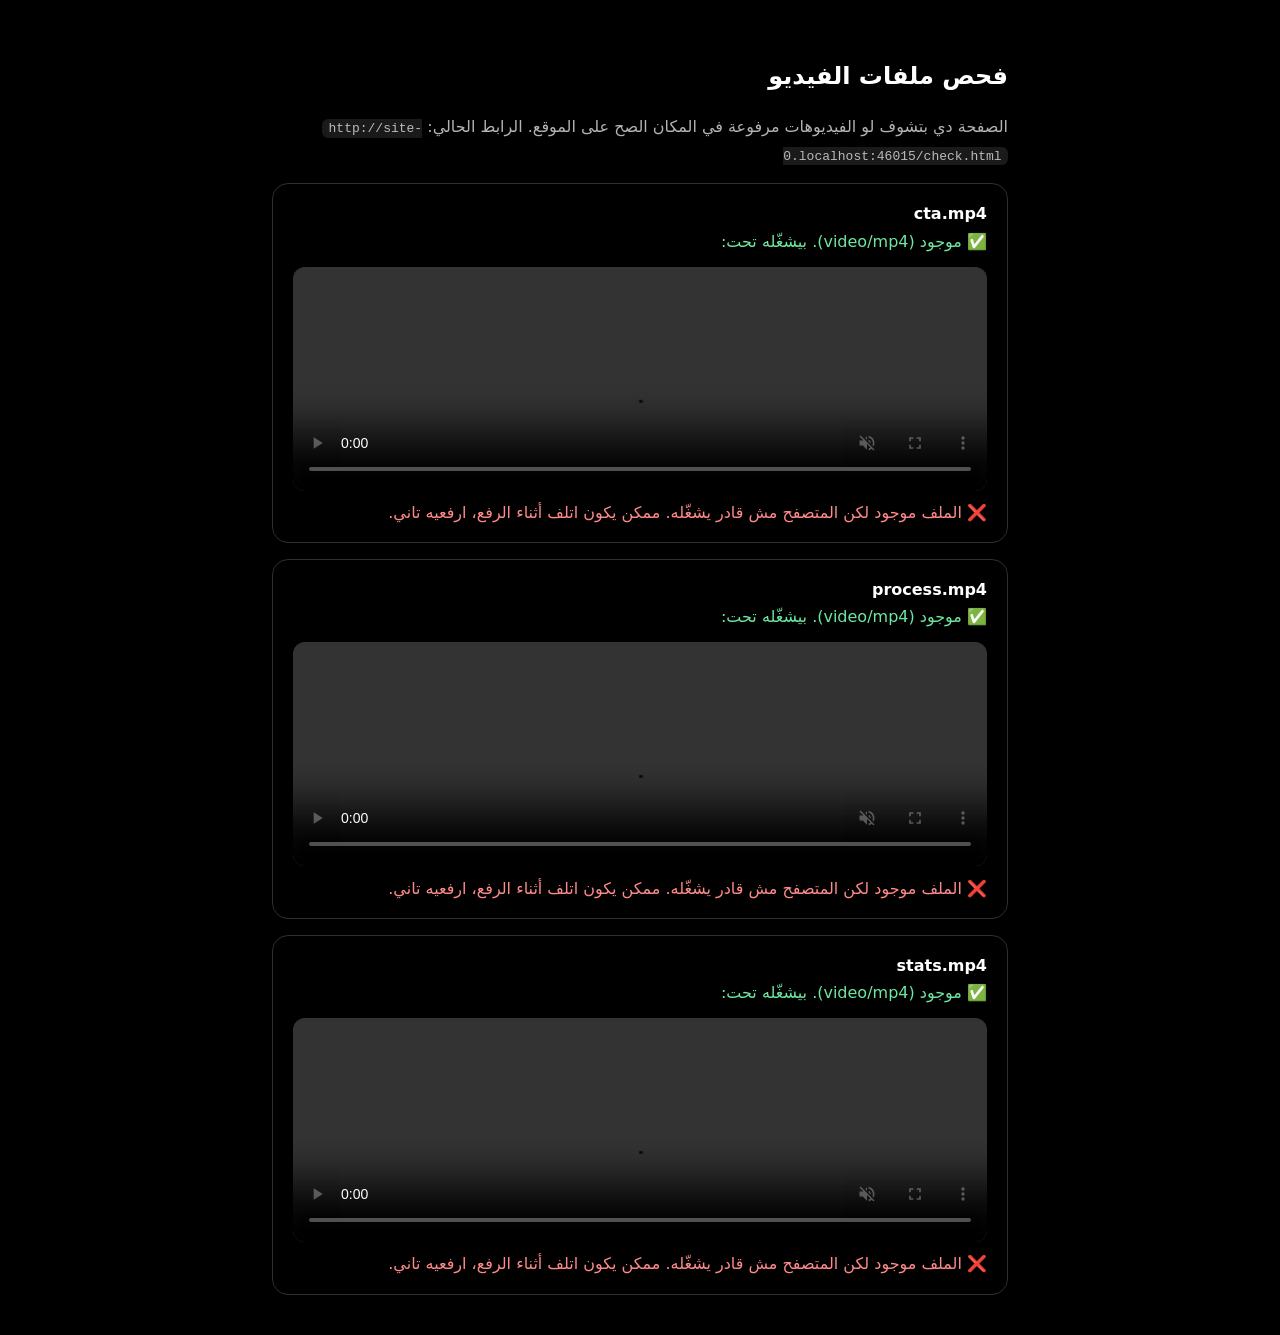
<file: check.html>
<!doctype html>
<html lang="ar" dir="rtl">
<head>
<meta charset="utf-8">
<meta name="viewport" content="width=device-width,initial-scale=1">
<title>فحص الفيديوهات</title>
<style>
body{background:#000;color:#fff;font-family:system-ui,'Segoe UI',Tahoma,sans-serif;max-width:46rem;margin:0 auto;padding:2.5rem 1.25rem;line-height:1.7}
h1{font-size:1.5rem;font-weight:600}p{color:rgba(255,255,255,.7)}
.r{border:1px solid rgba(255,255,255,.18);border-radius:1rem;padding:1rem 1.25rem;margin-top:1rem}
.r b{display:block;direction:ltr;text-align:right}.ok{color:#6ee7a0}.no{color:#ff8a8a}.w{color:#ffd37a}
video{width:100%;border-radius:.75rem;margin-top:.75rem;background:#111;max-height:14rem}code{direction:ltr;unicode-bidi:embed;background:rgba(255,255,255,.1);padding:.1rem .4rem;border-radius:.4rem}
</style>
</head>
<body>
<h1>فحص ملفات الفيديو</h1>
<p>الصفحة دي بتشوف لو الفيديوهات مرفوعة في المكان الصح على الموقع. الرابط الحالي: <code id="u"></code></p>
<div id="out"></div>
<script>
document.getElementById('u').textContent=location.href;
var files=['cta.mp4','process.mp4','stats.mp4'],out=document.getElementById('out');
files.forEach(function(f){
  var box=document.createElement('div');box.className='r';box.innerHTML='<b>'+f+'</b><span>جاري الفحص...</span>';out.appendChild(box);
  var span=box.querySelector('span'),abs=new URL(f,location.href).href;
  fetch(abs,{headers:{Range:'bytes=0-1023'}}).then(function(r){
    var type=r.headers.get('content-type')||'';
    if(r.status===404){span.className='no';span.innerHTML='❌ غير موجود (404). الملف مش مرفوع هنا، أو ملف الفيديو في مكان غلط. لازم يبقى جنب <code>index.html</code>.';return}
    if(r.status!==200&&r.status!==206){span.className='no';span.textContent='❌ الرد: '+r.status;return}
    if(type.indexOf('video')===-1&&type.indexOf('octet')===-1){span.className='w';span.textContent='⚠️ الملف موجود لكن نوعه غريب ('+type+'). غالبًا اترفع بشكل غلط.';return}
    span.className='ok';span.textContent='✅ موجود ('+type+'). بيشغّله تحت:';
    var v=document.createElement('video');v.src=abs;v.muted=true;v.loop=true;v.autoplay=true;v.playsInline=true;v.controls=true;box.appendChild(v);
    v.addEventListener('error',function(){var s=document.createElement('div');s.className='no';s.textContent='❌ الملف موجود لكن المتصفح مش قادر يشغّله. ممكن يكون اتلف أثناء الرفع، ارفعيه تاني.';box.appendChild(s)});
  }).catch(function(){span.className='no';span.textContent='❌ تعذّر الفحص. لو بتفتحي الصفحة بدوبل كليك على الجهاز جرّبي الرابط بعد رفعها على GitHub.'});
});
</script>
</body>
</html>
</file>
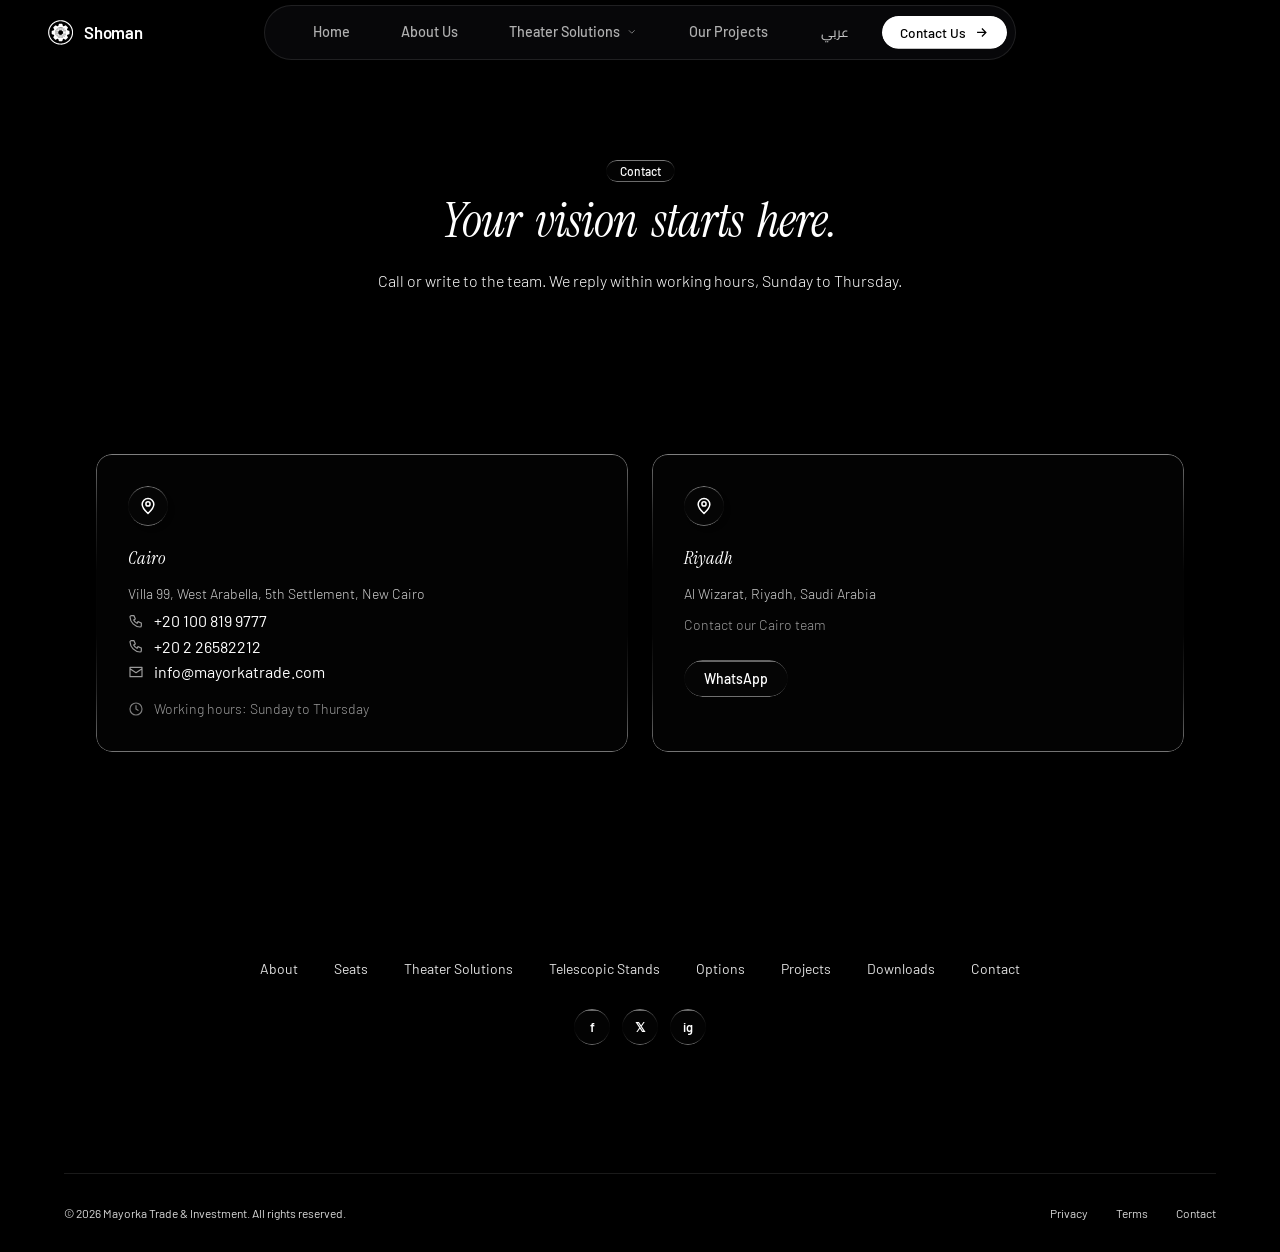
<file: contact.html>
<!doctype html>
<html lang="en" dir="ltr">
<head>
<meta charset="utf-8">
<meta name="viewport" content="width=device-width,initial-scale=1,viewport-fit=cover">
<script src="theme.js"></script>
<title>Shoman | Contact</title>
<link rel="preconnect" href="https://fonts.googleapis.com">
<link rel="preconnect" href="https://fonts.gstatic.com" crossorigin>
<link rel="stylesheet" href="https://fonts.googleapis.com/css2?family=Barlow:wght@300;400;500;600&family=Instrument+Serif:ital@0;1&family=Cairo:wght@300;400;500;600;700&display=swap">
<style>
:root{--bg:#000;--fg:#fff;--muted:rgba(255,255,255,.6);--serif:'Instrument Serif','Cairo',serif;--sans:'Barlow','Cairo',ui-sans-serif,sans-serif}
*{box-sizing:border-box;margin:0;padding:0}
html{scroll-behavior:smooth}
body{background:var(--bg);color:var(--fg);font-family:var(--sans);-webkit-font-smoothing:antialiased;min-height:100svh;overflow-x:hidden}
a{color:inherit;text-decoration:none}ul{list-style:none}
::selection{background:rgba(255,255,255,.25);color:#000}
:focus-visible{outline:3px solid rgba(255,255,255,.5);outline-offset:2px}
.serif{font-family:var(--serif);font-style:italic}
[dir=rtl] .serif{font-style:normal;font-weight:600}
/* liquid glass (identical to Prism) */
.lg,.lgs{background:rgba(255,255,255,.01);background-blend-mode:luminosity;backdrop-filter:blur(4px);-webkit-backdrop-filter:blur(4px);box-shadow:inset 0 1px 1px rgba(255,255,255,.1);position:relative;overflow:hidden}
.lgs{backdrop-filter:blur(50px);-webkit-backdrop-filter:blur(50px);box-shadow:4px 4px 4px rgba(0,0,0,.05),inset 0 1px 1px rgba(255,255,255,.15)}
.lg::before,.lgs::before{content:'';position:absolute;inset:0;border-radius:inherit;padding:1.4px;background:linear-gradient(180deg,rgba(255,255,255,.45),rgba(255,255,255,.15) 20%,rgba(255,255,255,0) 40%,rgba(255,255,255,0) 60%,rgba(255,255,255,.15) 80%,rgba(255,255,255,.45));-webkit-mask:linear-gradient(#fff 0 0) content-box,linear-gradient(#fff 0 0);-webkit-mask-composite:xor;mask-composite:exclude;pointer-events:none}
.rise{animation:rise .6s ease-out both}
.rs{animation:rs .6s ease-out both}
.wr{display:inline-block;animation:wr .7s ease-out both}
@keyframes rise{from{opacity:0;transform:translateY(20px)}to{opacity:1;transform:none}}
@keyframes rs{from{transform:translateY(20px)}to{transform:none}}
@keyframes wr{0%{transform:translateY(50px)}50%{transform:translateY(-5px)}100%{transform:none}}
@media(prefers-reduced-motion:reduce){.rise,.rs,.wr{animation:none}}
/* video backdrop */
.vb{position:absolute;inset:0;width:100%;height:100%;object-fit:cover;z-index:0}
.fb,.ft{position:absolute;inset-inline:0;height:200px;z-index:1;pointer-events:none}
.fb{bottom:0;background:linear-gradient(to top,#000,transparent)}
.ft{top:0;background:linear-gradient(to bottom,#000,transparent)}
.sec{position:relative;overflow:hidden}
.wrap{position:relative;z-index:2;max-width:72rem;margin-inline:auto}
.pad{padding:6rem 1.5rem}
@media(min-width:768px){.pad{padding-inline:4rem}}
@media(min-width:1024px){.pad{padding-inline:6rem}}
/* pieces */
.pill{display:inline-block;border-radius:999px;padding:.25rem .875rem;font-size:.75rem;font-weight:500}
.gbtn{display:inline-flex;align-items:center;justify-content:center;gap:.5rem;border-radius:999px;padding:.625rem 1.25rem;font:500 .875rem var(--sans);color:#fff;border:0;cursor:pointer;white-space:nowrap}
.btn{display:inline-flex;align-items:center;gap:.5rem;border-radius:999px;padding:.625rem 1.25rem;font:500 .875rem var(--sans);background:#fff;color:#000;border:0;cursor:pointer;white-space:nowrap}
.btn.sm{padding:.4rem 1rem}
.ghost{background:none;color:#fff}.ghost:hover{background:rgba(255,255,255,.1)}
h2.h{font-size:2.25rem;line-height:.9;letter-spacing:-.025em;font-weight:400}
@media(min-width:768px){h2.h{font-size:3rem}}@media(min-width:1024px){h2.h{font-size:3.75rem}}
.p{font-size:.875rem;line-height:1.65;font-weight:300;color:var(--muted)}
.ctr{display:flex;flex-direction:column;align-items:center;text-align:center}
svg{width:1.1em;height:1.1em;flex:none}[dir=rtl] .ar{transform:scaleX(-1)}
/* nav */
header{position:fixed;inset-inline:0;top:1rem;z-index:50;padding:0 1.5rem}
@media(min-width:1024px){header{padding:0 4rem}}
nav{display:flex;align-items:center;justify-content:space-between;gap:1rem}
@media(min-width:768px){nav{display:grid;grid-template-columns:1fr auto 1fr}}
.logo{display:flex;align-items:center;gap:.5rem;font-size:1.125rem;font-weight:600;letter-spacing:-.02em;justify-self:start}
.bar{display:flex;align-items:center;gap:.25rem;border-radius:999px;padding:.375rem}
.links{display:none}@media(min-width:768px){.links{display:flex}.bar{padding-inline-start:.5rem}}
.links a{padding:.5rem .75rem;font-size:.875rem;font-weight:500;color:rgba(255,255,255,.9)}.links a:hover{color:#fff}
.lang{background:none;border:0;color:#fff;font:500 .8rem var(--sans);padding:.5rem .75rem;cursor:pointer;border-radius:999px}.lang:hover{background:rgba(255,255,255,.1)}
/* hero */
#home{min-height:100svh;display:flex;flex-direction:column}
.hin{position:relative;z-index:10;flex:1;display:flex;flex-direction:column;align-items:center;text-align:center;padding:9rem 1.5rem 0}
@media(min-width:768px){.hin{padding-top:11rem}}
.hin h1{margin-top:1.5rem;max-width:48rem;font-size:3.75rem;line-height:.85;letter-spacing:-2px;font-weight:400}
[dir=rtl] .hin h1{line-height:1.05;letter-spacing:0}
@media(min-width:768px){.hin h1{font-size:4.5rem}}@media(min-width:1024px){.hin h1{font-size:5.5rem;letter-spacing:-4px}[dir=rtl] .hin h1{letter-spacing:0}}
h1 span.w{display:inline-flex;flex-wrap:wrap;justify-content:center;gap:0 .3em}
.part{margin-top:auto;padding:4rem 0 2rem;gap:1.5rem}
.part ul{display:flex;flex-wrap:wrap;justify-content:center;gap:1rem 3rem}
.part li{font-size:1.5rem;letter-spacing:-.02em}@media(min-width:768px){.part li{font-size:1.875rem}}
/* process */
#process{min-height:700px;display:flex;align-items:center;padding:8rem 1.5rem}
/* features */
.row{display:flex;flex-direction:column;align-items:center;gap:2.5rem;margin-top:4rem}
@media(min-width:1024px){.row{flex-direction:row;gap:4rem;margin-top:6rem}.row.rev{flex-direction:row-reverse}}
.row>*{flex:1}.row h3{font-size:1.875rem;line-height:.95;letter-spacing:-.02em;font-weight:400}
@media(min-width:768px){.row h3{font-size:2.25rem}}
.media{position:relative;aspect-ratio:4/3;width:100%;border-radius:1rem;overflow:hidden}
/* grids */
.g{display:grid;gap:1.5rem;margin-top:4rem;grid-template-columns:1fr}
@media(min-width:768px){.g.b{grid-template-columns:repeat(2,1fr)}.g.t{grid-template-columns:repeat(3,1fr)}}
@media(min-width:1024px){.g.b{grid-template-columns:repeat(4,1fr)}}
.card{border-radius:1rem;padding:1.5rem}
.ico{display:flex;width:2.5rem;height:2.5rem;border-radius:50%;align-items:center;justify-content:center}
.card h3{margin-top:1.5rem;font-size:1.125rem;font-weight:400}.card .p{margin-top:.5rem}
.tag{display:block;margin-top:1.25rem;font-size:.75rem;color:rgba(255,255,255,.5)}
/* stats */
#stats{padding:8rem 1.5rem}
dl{border-radius:1.5rem;padding:3rem;display:grid;grid-template-columns:repeat(2,1fr);gap:2rem;text-align:center}
@media(min-width:768px){dl{padding:4rem}}@media(min-width:1024px){dl{grid-template-columns:repeat(4,1fr)}}
dl div{display:flex;flex-direction:column;gap:.5rem}dt{order:2;font-size:.875rem;font-weight:300;color:var(--muted)}
dd{font-size:2.25rem;letter-spacing:-.02em;font-variant-numeric:tabular-nums}@media(min-width:768px){dd{font-size:3rem}}@media(min-width:1024px){dd{font-size:3.75rem}}
/* cta + footer */
#contact{padding:8rem 1.5rem 2rem}
.cl{display:flex;flex-wrap:wrap;justify-content:center;gap:.75rem 2rem;margin-top:2rem;font-size:.875rem;color:rgba(255,255,255,.8)}
footer{margin-top:8rem;display:flex;flex-direction:column;align-items:center;justify-content:space-between;gap:1rem;border-top:1px solid rgba(255,255,255,.1);padding-top:2rem;font-size:.75rem;color:rgba(255,255,255,.4)}
@media(min-width:640px){footer{flex-direction:row}}
footer nav{display:flex;gap:1.5rem}footer a:hover{color:#fff}

.chips{display:flex;flex-wrap:wrap;justify-content:center;gap:.5rem;margin-top:2.5rem}
.chip{border:0;color:#fff;font:500 .8rem var(--sans);padding:.5rem 1rem;border-radius:999px;cursor:pointer;background:rgba(255,255,255,.04)}
.chip.on{background:#fff;color:#000}
.pc{display:flex;flex-direction:column;gap:.75rem;padding:1.75rem}
.pc[hidden]{display:none}
.pc .n{font-size:2.5rem;letter-spacing:-.02em;line-height:1}
.pc h3{margin:0;font-size:1.25rem}
.soc{display:flex;gap:.5rem;justify-content:center;margin-top:2rem}
.soc a{width:2.25rem;height:2.25rem;border-radius:50%;display:flex;align-items:center;justify-content:center;font-size:.8rem;font-weight:600}
.modal{position:fixed;inset:0;z-index:100;display:none;align-items:center;justify-content:center;padding:1.5rem;background:rgba(0,0,0,.7)}
.modal.on{display:flex}
.box{width:100%;max-width:32rem;border-radius:1.5rem;padding:2rem;background:rgba(10,10,10,.92);position:relative}
.box h3{font-size:1.75rem;font-weight:400;margin-bottom:1rem}.box h4{font-size:.95rem;font-weight:600;margin-top:1.25rem}
.box .p{margin-top:.4rem;color:rgba(255,255,255,.7)}.box .note{margin-top:1.5rem;font-size:.75rem;color:rgba(255,255,255,.4)}
.box button.x{position:absolute;top:1rem;inset-inline-end:1rem;background:none;border:0;color:#fff;font-size:1.25rem;cursor:pointer}
[dir=rtl]{--sans:'Cairo','Barlow',sans-serif}
.pgs{display:flex;flex-wrap:wrap;justify-content:center;gap:.5rem 1.5rem;margin-top:3rem;font-size:.875rem;color:rgba(255,255,255,.7)}.pgs a:hover{color:#fff}
.tabs{display:flex;flex-wrap:wrap;justify-content:center;gap:.5rem;margin-top:2.5rem}.tb{border:0;color:#fff;font:500 .8rem var(--sans);padding:.5rem 1rem;border-radius:999px;cursor:pointer;background:rgba(255,255,255,.04)}.tb.on{background:#fff;color:#000}
.pnl{margin:2rem auto 0;max-width:40rem;padding:2rem;border-radius:1.5rem}.pnl[hidden]{display:none}.pnl ul{margin-top:1.25rem;display:flex;flex-direction:column;gap:.6rem}.pnl li{font-size:.9rem;color:rgba(255,255,255,.85);display:flex;gap:.6rem}.pnl li::before{content:"✓";color:#fff}
.chs{display:flex;flex-wrap:wrap;gap:.5rem;margin-top:1.25rem}.chs .pill{font-weight:400;color:rgba(255,255,255,.85)}
.spec{margin-top:.25rem;display:grid;grid-template-columns:auto 1fr;gap:.35rem 1rem;font-size:.8rem}.spec dt{order:0;color:rgba(255,255,255,.5);font-size:.8rem}.spec dd{font-size:.8rem;letter-spacing:0;font-family:var(--sans);text-align:start}
.cr{display:flex;gap:2rem;align-items:flex-start;flex-wrap:wrap;margin-top:1rem}
.bar.lg{overflow:visible}.links .nl{display:inline-flex;align-items:center;gap:.3rem;border-radius:999px}.links .nl.on{background:rgba(255,255,255,.12);color:#fff}.links .nl:hover{background:rgba(255,255,255,.08)}
.has-dd{position:relative;display:flex}.dd{position:absolute;top:100%;inset-inline-start:0;padding-top:.6rem;display:none;min-width:15rem;z-index:60}.dd-in{border-radius:1.25rem;padding:.4rem;background:rgba(8,8,8,.94)}
.has-dd:hover .dd,.has-dd:focus-within .dd{display:block}.links .dd a{display:block;padding:.6rem .9rem;border-radius:.75rem;font-size:.85rem;color:rgba(255,255,255,.85)}.links .dd a:hover{background:rgba(255,255,255,.1);color:#fff}
.bg{display:inline-flex;padding:.4rem .6rem}@media(min-width:768px){.bg{display:none}}
.mnav{display:none;margin-top:.75rem;border-radius:1.5rem;padding:.5rem;flex-direction:column;background:rgba(8,8,8,.94)}.mnav.on{display:flex}@media(min-width:768px){.mnav{display:none!important}}
.mnav a{padding:.7rem 1rem;border-radius:999px;font-size:.9rem;font-weight:500}.mnav a.on{background:rgba(255,255,255,.12)}.mnav a.sub{padding-inline-start:2rem;font-size:.8rem;color:rgba(255,255,255,.7);font-weight:400}
.scrim{position:fixed;inset:0;z-index:80;background:rgba(0,0,0,.6);opacity:0;pointer-events:none;transition:opacity .3s}.scrim.on{opacity:1;pointer-events:auto}
.panel{position:fixed;top:0;bottom:0;inset-inline-end:0;width:min(28rem,100%);z-index:90;overflow-y:auto;background:rgba(8,8,8,.97);padding:1.5rem;border-inline-start:1px solid rgba(255,255,255,.15);transform:translateX(100%);transition:transform .35s ease}
[dir=rtl] .panel{transform:translateX(-100%)}.panel.on,[dir=rtl] .panel.on{transform:none}
.ph{display:flex;justify-content:space-between;align-items:flex-start;gap:1rem;margin-bottom:1.5rem}.pe{font-size:.75rem;color:rgba(255,255,255,.5)}.ph h3{font-size:2rem;font-weight:400;margin-top:.25rem}
.xb{background:none;border:0;color:#fff;font-size:1.5rem;line-height:1;cursor:pointer;padding:.25rem .5rem;border-radius:999px}.xb:hover{background:rgba(255,255,255,.1)}
.pimg{aspect-ratio:4/3;border-radius:1rem;background:rgba(255,255,255,.04);padding:2rem;margin-bottom:1.25rem}.pimg svg,.cimg svg{width:100%;height:100%}
.cimg{aspect-ratio:16/10;border-radius:.75rem;background:rgba(255,255,255,.04);padding:1rem;margin-bottom:.5rem}
.prow{display:flex;justify-content:space-between;gap:1rem;padding:.75rem 0;border-bottom:1px solid rgba(255,255,255,.1);font-size:.875rem}.prow b{font-weight:500;color:rgba(255,255,255,.55)}
.pbt{display:flex;flex-wrap:wrap;gap:.75rem;margin-top:1.5rem}
.pcard,.pc{cursor:pointer;transition:background .2s}.pcard:hover,.pc:hover{background:rgba(255,255,255,.04)}.hid{display:none!important}
.lmw{display:flex;flex-direction:column;align-items:center;gap:1rem;margin-top:3rem}
.lbx{position:fixed;inset:0;z-index:100;display:none;align-items:center;justify-content:center;padding:1.5rem;background:rgba(0,0,0,.8)}.lbx.on{display:flex}
.lbb{width:100%;max-width:56rem;border-radius:1.5rem;padding:1rem;position:relative;background:rgba(10,10,10,.96)}.lbb .xb{position:absolute;top:1.5rem;inset-inline-end:1.5rem;z-index:3;background:rgba(0,0,0,.5)}
.art{aspect-ratio:16/9;border-radius:1rem;overflow:hidden}.art svg{width:100%;height:100%;display:block}.cap{padding:1.25rem .75rem .5rem}.cap b{font-size:1.5rem;font-weight:400}.cap p{margin-top:.5rem}
</style>
<script>document.documentElement.classList.add("js")</script>
<style id="shoman-smooth">/* ===== Shoman smooth layer ===== */
:root{--ease:cubic-bezier(.22,1,.36,1)}
@keyframes shomanIn{from{opacity:0}to{opacity:1}}
@keyframes shomanUp{from{opacity:0;transform:translateY(16px)}to{opacity:1;transform:none}}
@keyframes shomanPop{from{opacity:0;transform:translateY(12px) scale(.98)}to{opacity:1;transform:none}}
/* page enter / leave */
body{animation:shomanIn .5s ease both}
html.leaving body{opacity:0;transition:opacity .26s ease}
main{transition:opacity .2s ease}main.lswap{opacity:0}
/* scroll reveal (replaces the fire-on-load .rise) */
html.js .rise{animation:none;opacity:0;transform:translateY(28px);transition:opacity .9s var(--ease),transform .9s var(--ease),background-color .3s ease,border-color .3s ease}
html.js .rise.in{opacity:1;transform:none}
html.js .rise.done{transition:transform .4s var(--ease),opacity .4s ease,background-color .3s ease,border-color .3s ease}
html.js .rise.done.pcard:hover,html.js .rise.done.pc:hover{transform:translateY(-4px)}
/* background videos fade in instead of popping */
html.js .vb{opacity:0;transition:opacity 1.2s ease}html.js .vb.ready{opacity:1}
/* nav dropdown + mobile menu */
.dd{display:block;opacity:0;visibility:hidden;transform:translateY(8px);transition:opacity .25s var(--ease),transform .25s var(--ease),visibility 0s linear .25s}
.has-dd:hover .dd,.has-dd:focus-within .dd{opacity:1;visibility:visible;transform:none;transition-delay:0s}
.links .nl svg{transition:transform .25s var(--ease)}.has-dd:hover .nl svg{transform:rotate(180deg)}
.mnav.on{animation:shomanPop .3s var(--ease)}
/* buttons, chips, links */
.btn,.gbtn,.chip,.tb,.lang,.links a,.mnav a,.dd a,.pgs a,footer a,.xb,.soc a{transition:color .25s ease,background-color .25s ease,border-color .25s ease,transform .25s var(--ease),opacity .25s ease}
.btn:hover,.gbtn:hover{transform:translateY(-1px)}.btn:active,.gbtn:active{transform:none}
.chip:hover:not(.on),.tb:hover:not(.on){background:rgba(255,255,255,.1)}
/* modal / lightbox / panel / tab + filter swaps */
.modal.on,.lbx.on{animation:shomanIn .25s ease}
.modal.on .box,.lbx.on .lbb{animation:shomanPop .35s var(--ease)}
.pc.swap,.pnl.swap{animation:shomanUp .5s var(--ease) both}
.pnl:not([hidden]){animation:shomanUp .5s var(--ease) both}
@media(prefers-reduced-motion:reduce){body{animation:none}html.js .rise{opacity:1;transform:none;transition:none}html.js .vb{opacity:1;transition:none}.pnl:not([hidden]),.pc.swap{animation:none}.dd{transition:none}}
/* footer video: dimmed + softened so the text stays readable */
#cta .vb,#contact .vb{filter:brightness(.55) blur(2px);transform:scale(1.05)}

/* icons */
.ico svg{width:1.25rem;height:1.25rem;stroke-linecap:round;stroke-linejoin:round}
.ico{transition:background-color .3s ease,transform .4s var(--ease)}
.card:hover .ico,.pnl:hover>.ico{background:rgba(255,255,255,.1);transform:scale(1.06)}
.ico+h3[style*="margin:0"]{margin-top:1.25rem!important}
.ico+h3{margin-top:1.25rem}
.pnl>.ico+h3{margin-top:1rem}
.tb{display:inline-flex;align-items:center;gap:.5rem}.tb svg{width:1rem;height:1rem;stroke-width:1.8;stroke-linecap:round;stroke-linejoin:round}
.card a[dir=ltr] svg{width:1rem;height:1rem;stroke-width:1.8;stroke-linecap:round;stroke-linejoin:round}
.card div svg{width:1rem;height:1rem;stroke-linecap:round;stroke-linejoin:round}
</style>
<link rel="stylesheet" href="theme.css">
<link rel="icon" type="image/svg+xml" href="favicon.svg">
</head>
<body>
<header>
  <nav>
    <a href="index.html" class="logo" aria-label="Shoman"><svg class="lg-ico" viewBox="83 -1 247 242" aria-hidden="true"><path fill="currentColor" fill-rule="evenodd" d="M203.5 79.0 202.4 80.0 197.5 80.0 196.4 81.0 193.5 81.0 192.4 82.0 190.5 82.0 189.6 82.9 188.5 83.0 187.6 83.9 186.5 84.0 185.6 84.9 184.5 85.0 183.6 85.9 182.2 86.1 179.6 88.9 178.2 89.1 173.1 94.2 172.9 95.6 170.1 98.2 170.0 99.4 169.1 100.2 169.0 101.4 168.1 102.2 168.0 103.4 167.0 104.5 167.0 106.4 166.1 107.2 166.0 108.4 165.0 109.5 165.0 111.4 164.0 112.5 164.0 130.4 165.0 131.5 165.0 133.4 165.9 134.2 166.0 135.4 167.0 136.5 167.0 138.4 168.9 140.2 169.0 141.4 169.9 142.2 170.1 143.6 171.9 145.2 172.1 146.6 180.2 154.8 181.6 155.0 183.2 156.8 184.4 156.9 185.2 157.8 186.4 157.9 187.2 158.8 188.4 158.9 189.2 159.8 190.4 159.9 191.5 160.9 193.4 160.9 194.5 161.9 198.4 161.9 199.5 162.9 213.4 162.9 214.5 161.9 218.4 161.9 219.2 161.0 220.4 160.9 221.2 160.0 222.4 159.9 223.5 158.9 225.4 158.9 227.2 157.0 228.4 156.9 229.2 156.0 230.6 155.8 232.2 154.0 233.6 153.8 238.8 148.6 239.0 147.2 241.8 144.6 241.9 143.5 242.8 142.6 242.9 141.5 243.8 140.6 244.0 139.2 245.9 137.4 245.9 134.5 246.8 133.6 246.9 132.5 247.9 131.4 247.9 127.5 248.9 126.4 248.9 115.5 247.9 114.4 247.9 111.5 246.9 110.4 246.9 108.5 245.9 107.4 245.9 105.5 245.0 104.6 244.9 103.5 244.0 102.6 243.9 101.5 243.0 100.6 242.8 99.2 240.0 96.6 239.8 95.2 232.6 88.1 231.2 87.9 229.6 86.1 228.5 86.0 227.6 85.1 226.5 85.0 225.6 84.1 224.5 84.0 223.6 83.1 222.5 83.0 221.4 82.0 219.5 82.0 218.4 81.0 215.5 81.0 214.4 80.0 209.5 80.0 208.4 79.0ZM195.5 89.9 199.4 89.9 200.5 88.9 212.4 88.9 213.5 89.9 216.4 89.9 217.2 90.8 218.4 90.9 219.5 91.9 221.4 91.9 223.2 93.8 224.6 94.0 227.2 96.8 228.6 97.0 231.9 100.2 232.1 101.6 234.9 104.2 235.0 105.4 235.9 106.2 236.0 107.4 236.9 108.2 237.0 109.4 238.0 110.5 238.0 114.4 239.0 115.5 239.0 127.4 238.0 128.5 238.0 131.4 237.1 132.2 237.0 133.4 236.1 134.2 236.0 135.4 235.1 136.2 234.9 137.6 233.1 139.2 232.9 140.6 225.6 147.9 224.2 148.1 222.6 149.9 221.5 150.0 220.4 151.0 218.5 151.0 217.4 152.0 215.5 152.0 214.4 153.0 212.5 153.0 211.4 154.0 201.5 154.0 200.4 153.0 197.5 153.0 196.4 152.0 194.5 152.0 193.4 151.0 191.5 151.0 189.6 149.1 188.2 148.9 185.6 146.1 184.2 145.9 180.0 141.6 179.8 140.2 177.0 137.6 176.9 136.5 175.9 135.4 175.9 133.5 174.9 132.4 174.9 130.5 173.9 129.4 173.9 126.5 172.9 125.4 172.9 117.5 173.9 116.4 173.9 113.5 174.9 112.4 174.9 109.5 175.8 108.6 175.9 107.5 176.8 106.6 176.9 105.5 177.8 104.6 178.0 103.2 186.2 95.0 187.6 94.8 189.2 93.0 190.4 92.9 191.2 92.0 192.4 91.9 193.2 91.0 194.4 90.9ZM192.5 36.0 189.1 39.2 189.0 40.4 188.0 41.5 188.0 43.4 187.0 44.5 187.0 46.4 186.0 47.5 186.0 50.4 185.0 51.5 185.0 53.4 184.0 54.5 184.0 56.4 183.6 56.9 182.5 57.0 181.6 57.9 180.5 58.0 179.6 58.9 178.5 59.0 177.4 60.0 174.5 60.0 172.6 58.1 171.5 58.0 170.6 57.1 169.5 57.0 168.6 56.1 167.5 56.0 166.6 55.1 165.5 55.0 164.6 54.1 163.2 53.9 161.6 52.1 159.5 52.0 158.4 51.0 156.5 51.0 155.6 51.9 154.2 52.1 152.6 53.9 151.2 54.1 150.1 55.2 149.9 56.6 149.4 57.0 148.2 57.1 136.1 69.2 136.0 70.4 135.0 71.5 135.0 75.4 135.9 76.2 136.0 77.4 136.9 78.2 137.1 79.6 138.9 81.2 139.0 82.4 139.9 83.2 140.0 84.4 140.9 85.2 141.0 86.4 141.9 87.2 142.1 88.6 143.9 90.2 144.0 92.4 143.1 93.2 143.0 94.4 142.1 95.2 142.0 96.4 141.1 97.2 140.9 98.6 139.6 99.9 137.5 100.0 136.4 101.0 133.5 101.0 132.4 102.0 130.5 102.0 129.4 103.0 125.5 103.0 124.6 103.9 123.2 104.1 120.1 107.2 120.0 109.4 119.0 110.5 119.0 131.4 120.0 132.5 120.0 134.4 120.9 135.2 121.1 136.6 122.2 137.8 123.4 137.9 124.5 138.9 126.4 138.9 127.5 139.9 131.4 139.9 132.2 140.8 133.4 140.9 134.5 141.9 136.4 141.9 137.5 142.9 140.4 142.9 140.9 143.2 141.0 144.4 142.0 145.5 142.0 147.4 142.9 148.2 143.0 149.4 144.0 150.5 144.0 151.4 143.1 152.2 143.0 153.4 142.1 154.2 141.9 155.6 140.1 157.2 140.0 158.4 139.1 159.2 139.0 160.4 138.1 161.2 138.0 162.4 137.1 163.2 136.9 164.6 135.0 166.5 135.0 170.4 135.9 171.2 136.1 172.6 154.2 190.8 160.4 190.9 162.2 189.0 163.4 188.9 164.2 188.0 165.4 187.9 166.2 187.0 167.4 186.9 168.2 186.0 169.4 185.9 170.2 185.0 171.6 184.8 173.5 182.9 178.4 182.9 179.2 183.8 180.4 183.9 181.2 184.8 182.6 185.0 183.9 186.2 184.0 187.4 185.0 188.5 185.0 190.4 186.0 191.5 186.0 195.4 187.0 196.5 187.0 198.4 188.0 199.5 188.0 201.4 188.9 202.2 189.1 203.6 190.2 204.8 191.4 204.9 192.2 205.8 193.4 205.9 194.5 206.9 217.4 206.9 218.2 206.0 219.4 205.9 220.2 205.0 221.6 204.8 222.8 203.6 222.9 202.5 223.9 201.4 223.9 199.5 224.9 198.4 224.9 196.5 225.9 195.4 225.9 193.5 226.9 192.4 226.9 189.5 227.8 188.6 228.0 187.2 230.2 185.0 231.6 184.8 233.2 183.0 235.4 182.9 236.2 182.0 236.6 182.0 237.4 182.8 238.6 183.0 239.2 183.8 240.6 184.0 242.2 185.8 243.4 185.9 244.2 186.8 245.4 186.9 246.2 187.8 247.4 187.9 248.2 188.8 249.6 189.0 251.5 190.9 257.4 190.9 261.2 187.0 262.6 186.8 263.0 185.2 266.2 182.0 267.6 181.8 268.0 180.2 268.5 179.9 269.6 179.8 270.0 178.2 270.5 177.9 271.6 177.8 275.8 173.6 275.9 172.5 276.9 171.4 276.9 166.5 276.0 165.6 275.9 164.5 275.0 163.6 274.8 162.2 273.0 160.6 272.9 159.5 272.0 158.6 271.9 157.5 271.0 156.6 270.9 155.5 270.0 154.6 269.8 153.2 268.0 151.6 267.9 150.5 269.8 148.6 269.9 146.5 270.8 145.6 271.0 144.2 272.2 143.0 274.4 142.9 275.5 141.9 277.4 141.9 278.5 140.9 280.4 140.9 281.5 139.9 284.4 139.9 285.5 138.9 287.4 138.9 288.2 138.0 289.6 137.8 291.8 135.6 291.9 133.5 292.9 132.4 292.9 110.5 291.9 109.4 291.8 107.2 288.6 104.1 287.5 104.0 286.4 103.0 283.5 103.0 282.4 102.0 280.5 102.0 279.4 101.0 276.5 101.0 275.4 100.0 273.5 100.0 272.6 99.1 271.5 99.0 271.0 98.6 270.9 97.5 269.9 96.4 269.9 94.5 269.0 93.6 268.9 92.6 268.0 91.6 268.0 91.2 268.8 90.5 269.0 89.2 269.8 88.6 269.9 87.5 270.8 86.6 271.0 85.2 272.8 83.6 272.9 82.5 273.8 81.6 273.9 80.5 274.8 79.6 275.0 78.2 276.8 76.6 276.9 74.5 277.8 73.6 277.8 73.2 277.0 72.5 276.8 71.2 276.0 70.6 275.8 69.2 258.6 52.1 256.5 52.0 255.4 51.0 254.5 51.0 253.4 52.0 251.5 52.0 250.6 52.9 249.5 53.0 248.6 53.9 247.5 54.0 246.6 54.9 245.5 55.0 244.6 55.9 243.5 56.0 242.6 56.9 241.5 57.0 240.6 57.9 239.2 58.1 237.6 59.9 235.5 60.0 234.6 59.1 233.5 59.0 232.4 58.0 230.2 57.9 228.0 55.6 227.9 54.5 226.9 53.4 226.9 50.5 225.9 49.4 225.9 46.5 224.9 45.4 224.9 43.5 223.9 42.4 223.9 40.5 219.6 36.1ZM195.5 70.9 217.4 70.9 218.5 71.9 220.4 71.9 221.5 72.9 224.4 72.9 225.2 73.8 226.4 73.9 227.2 74.8 228.4 74.9 229.2 75.8 230.4 75.9 231.2 76.8 232.6 77.0 234.2 78.8 235.6 79.0 237.2 80.8 238.6 81.0 247.9 90.2 248.1 91.6 249.9 93.2 250.0 94.4 250.9 95.2 251.0 96.4 251.9 97.2 252.1 98.6 253.9 100.2 254.0 102.4 254.9 103.2 255.0 104.4 256.0 105.5 256.0 108.4 257.0 109.5 257.0 113.4 258.0 114.5 258.0 127.4 257.0 128.5 257.0 133.4 256.0 134.5 256.0 137.4 255.1 138.2 255.0 139.4 254.1 140.2 254.0 141.4 253.1 142.2 253.0 143.4 252.1 144.2 252.0 145.4 251.1 146.2 250.9 147.6 249.1 149.2 248.9 150.6 246.1 153.2 245.9 154.6 241.6 158.9 240.2 159.1 236.6 162.9 235.2 163.1 233.6 164.9 232.5 165.0 231.6 165.9 230.5 166.0 229.6 166.9 228.5 167.0 227.6 167.9 226.5 168.0 225.6 168.9 224.5 169.0 223.4 170.0 219.5 170.0 218.4 171.0 216.5 171.0 215.4 172.0 197.5 172.0 196.4 171.0 193.5 171.0 192.4 170.0 189.5 170.0 188.4 169.0 186.5 169.0 185.6 168.1 184.5 168.0 183.6 167.1 182.5 167.0 181.6 166.1 180.2 165.9 178.6 164.1 177.2 163.9 175.6 162.1 174.2 161.9 168.6 156.1 167.5 156.0 167.0 155.6 166.8 154.2 164.0 151.6 163.8 150.2 162.0 148.6 161.9 147.5 161.0 146.6 160.8 145.2 159.0 143.6 158.9 141.5 158.0 140.6 157.9 139.5 156.9 138.4 156.9 136.5 155.9 135.4 155.9 132.5 154.9 131.4 154.9 127.5 153.9 126.4 153.9 116.5 154.9 115.4 154.9 111.5 155.9 110.4 155.9 107.5 156.9 106.4 156.9 104.5 157.8 103.6 157.9 102.5 158.9 101.4 158.9 99.5 159.8 98.6 160.0 97.2 161.8 95.6 162.0 94.2 163.8 92.6 164.0 91.2 166.8 88.6 167.0 87.2 170.2 84.0 171.6 83.8 176.2 79.0 177.4 78.9 178.2 78.0 179.6 77.8 181.2 76.0 183.4 75.9 184.2 75.0 185.4 74.9 186.2 74.0 187.4 73.9 188.5 72.9 190.4 72.9 191.5 71.9 194.4 71.9ZM203.0 0.0 201.5 1.0 196.2 1.0 195.0 1.5 190.8 1.5 189.5 2.0 186.4 2.0 183.5 3.0 180.9 3.4 179.5 4.0 177.4 4.0 172.6 5.4 171.1 6.1 169.6 6.4 168.5 7.0 167.2 7.0 165.5 7.5 162.9 8.9 158.8 10.1 155.5 12.0 153.8 12.4 151.5 13.5 150.0 14.8 148.8 15.1 148.0 15.8 146.5 16.2 145.8 17.0 142.5 18.4 140.8 20.0 139.2 20.6 137.5 22.1 136.6 22.4 134.9 23.9 133.2 24.6 129.5 28.1 127.9 28.9 122.5 34.1 121.5 34.5 116.5 39.5 116.1 40.5 110.6 46.2 110.0 47.6 108.0 49.8 106.9 51.9 105.0 53.8 104.0 55.8 102.5 57.5 101.1 60.5 99.6 62.2 98.9 64.8 97.4 66.6 95.9 70.8 94.4 72.8 93.0 77.5 92.1 78.6 92.0 79.5 91.1 80.9 91.0 82.5 88.4 89.8 88.0 92.5 87.0 95.2 87.0 97.5 86.0 99.2 86.0 101.5 85.0 104.2 85.0 113.5 84.5 114.8 84.5 126.0 85.0 127.4 85.0 135.6 86.0 138.4 86.0 140.6 87.0 143.4 87.4 146.0 88.0 147.2 88.4 150.4 89.0 151.4 89.4 154.0 91.0 157.4 91.4 160.0 94.0 165.4 94.2 167.0 96.2 170.5 97.1 173.1 98.0 174.1 99.6 177.6 100.9 179.1 102.2 182.2 104.1 184.4 104.2 185.1 105.5 187.2 109.1 191.4 110.0 193.1 113.1 196.4 113.6 197.6 125.0 209.0 126.5 209.8 131.0 214.0 132.8 214.9 134.6 216.6 136.1 217.2 138.4 219.2 141.5 220.8 143.4 222.4 146.8 223.9 147.5 224.6 151.0 226.1 152.1 227.1 154.9 228.0 155.6 228.6 158.2 229.6 159.6 230.5 161.5 230.9 165.6 232.8 167.5 232.9 168.9 233.8 170.9 234.0 172.2 234.9 173.5 234.9 174.6 235.5 176.2 235.9 177.6 235.9 184.2 237.9 187.5 237.9 189.2 238.9 198.6 238.9 199.9 239.4 202.4 239.4 203.4 239.9 204.5 239.9 205.1 239.6 205.9 238.5 205.9 230.5 206.8 229.6 206.5 229.0 198.5 229.0 197.4 228.0 190.5 228.0 189.4 227.0 184.5 227.0 183.4 226.0 179.5 226.0 178.4 225.0 176.5 225.0 175.4 224.0 172.5 224.0 171.4 223.0 169.5 223.0 168.6 222.1 167.5 222.0 166.4 221.0 164.5 221.0 163.6 220.1 162.5 220.0 161.6 219.1 160.5 219.0 159.4 218.0 157.5 218.0 156.6 217.1 155.5 217.0 154.6 216.1 153.5 216.0 152.6 215.1 151.2 214.9 149.6 213.1 148.2 212.9 146.6 211.1 145.5 211.0 144.6 210.1 143.2 209.9 141.6 208.1 140.2 207.9 137.6 205.1 136.2 204.9 120.0 188.6 119.8 187.2 116.0 183.6 115.8 182.2 114.0 180.6 113.8 179.2 112.0 177.6 111.8 176.2 110.0 174.6 109.9 173.5 109.0 172.6 108.9 171.5 108.0 170.6 107.9 169.5 107.0 168.6 106.9 167.5 106.0 166.6 105.9 165.5 105.0 164.6 104.9 163.5 103.9 162.4 103.9 160.5 103.0 159.6 102.9 158.5 102.0 157.6 101.9 156.5 100.9 155.4 100.9 152.5 99.9 151.4 99.9 149.5 98.9 148.4 98.9 146.5 97.9 145.4 97.9 140.5 96.9 139.4 96.9 135.5 95.9 134.4 95.9 105.5 96.9 104.4 96.9 100.5 97.9 99.4 97.9 94.5 98.9 93.4 98.9 91.5 99.9 90.4 99.9 88.5 100.9 87.4 100.9 84.5 101.8 83.6 101.9 82.5 102.8 81.6 102.9 80.5 103.9 79.4 103.9 77.5 104.8 76.6 104.9 75.5 105.8 74.6 105.9 73.5 106.8 72.6 106.9 71.5 107.8 70.6 107.9 69.5 108.8 68.6 109.0 67.2 110.8 65.6 110.9 64.5 111.8 63.6 112.0 62.2 113.8 60.6 114.0 59.2 116.8 56.6 117.0 55.2 120.8 51.6 121.0 50.2 133.2 38.0 134.6 37.8 138.2 34.0 139.6 33.8 142.2 31.0 143.4 30.9 144.2 30.0 145.6 29.8 147.2 28.0 148.6 27.8 150.2 26.0 151.4 25.9 152.2 25.0 153.4 24.9 154.2 24.0 155.4 23.9 156.2 23.0 157.4 22.9 158.2 22.0 159.4 21.9 160.2 21.0 161.4 20.9 162.5 19.9 164.4 19.9 165.2 19.0 166.4 18.9 167.5 17.9 169.4 17.9 170.5 16.9 173.4 16.9 174.5 15.9 176.4 15.9 177.5 14.9 181.4 14.9 182.5 13.9 185.4 13.9 186.5 12.9 190.4 12.9 191.5 11.9 205.6 11.8 205.9 11.4 205.9 1.4 204.6 0.0Z"/><path fill="currentColor" fill-rule="evenodd" d="M195.5 90.0 194.6 90.9 193.5 91.0 192.6 91.9 191.5 92.0 190.6 92.9 189.2 93.1 187.6 94.9 186.2 95.1 178.1 103.2 178.0 104.4 177.1 105.2 177.0 106.4 176.1 107.2 176.0 108.4 175.0 109.5 175.0 112.4 174.0 113.5 174.0 116.4 173.0 117.5 173.0 125.4 174.0 126.5 174.0 129.4 175.0 130.5 175.0 132.4 176.0 133.5 176.0 135.4 176.9 136.2 177.1 137.6 179.9 140.2 180.1 141.6 184.2 145.8 185.6 146.0 188.2 148.8 189.6 149.0 191.5 150.9 193.4 150.9 194.5 151.9 196.4 151.9 197.5 152.9 200.4 152.9 201.5 153.9 211.4 153.9 212.5 152.9 214.4 152.9 215.5 151.9 217.4 151.9 218.5 150.9 220.4 150.9 221.2 150.0 222.6 149.8 224.2 148.0 225.6 147.8 232.8 140.6 233.0 139.2 234.8 137.6 234.9 136.5 235.8 135.6 235.9 134.5 236.8 133.6 236.9 132.5 237.9 131.4 237.9 128.5 238.9 127.4 238.9 115.5 237.9 114.4 237.9 110.5 237.0 109.6 236.9 108.5 236.0 107.6 235.9 106.5 235.0 105.6 234.8 104.2 232.0 101.6 231.8 100.2 228.6 97.1 227.2 96.9 224.6 94.1 223.2 93.9 221.4 92.0 219.5 92.0 218.6 91.1 217.5 91.0 216.4 90.0 213.5 90.0 212.4 89.0 200.5 89.0 199.4 90.0ZM201.5 97.9 211.4 97.9 212.5 98.9 214.4 98.9 215.2 99.8 216.4 99.9 217.2 100.8 218.6 101.0 220.2 102.8 221.6 103.0 224.9 106.2 225.1 107.6 226.9 109.2 227.1 110.6 228.9 112.2 229.0 114.4 230.0 115.5 230.0 127.4 229.1 128.2 229.0 129.4 228.1 130.2 228.0 131.4 227.1 132.2 226.9 133.6 225.1 135.2 224.9 136.6 222.6 138.9 221.2 139.1 218.6 141.9 217.5 142.0 216.4 143.0 214.5 143.0 213.4 144.0 210.5 144.0 209.4 145.0 204.5 145.0 203.4 144.0 198.5 144.0 197.6 143.1 196.5 143.0 195.6 142.1 194.2 141.9 192.6 140.1 191.2 139.9 186.0 134.6 185.9 133.5 185.0 132.6 184.9 131.5 184.0 130.6 183.9 129.5 182.9 128.4 182.9 114.5 183.8 113.6 183.9 112.5 184.8 111.6 184.9 110.5 185.8 109.6 186.0 108.2 192.2 102.0 193.4 101.9 194.2 101.0 195.4 100.9 196.2 100.0 197.4 99.9 198.5 98.9 200.4 98.9ZM195.5 71.0 194.4 72.0 191.5 72.0 190.4 73.0 188.5 73.0 187.6 73.9 186.5 74.0 185.6 74.9 184.5 75.0 183.4 76.0 181.5 76.0 179.6 77.9 178.5 78.0 177.6 78.9 176.2 79.1 171.6 83.9 170.2 84.1 167.1 87.2 166.9 88.6 164.1 91.2 163.9 92.6 162.1 94.2 161.9 95.6 160.1 97.2 160.0 98.4 159.0 99.5 159.0 101.4 158.1 102.2 158.0 103.4 157.0 104.5 157.0 106.4 156.0 107.5 156.0 110.4 155.0 111.5 155.0 115.4 154.0 116.5 154.0 126.4 155.0 127.5 155.0 131.4 156.0 132.5 156.0 135.4 157.0 136.5 157.0 138.4 157.9 139.2 158.0 140.4 159.0 141.5 159.1 143.6 160.9 145.2 161.0 146.4 161.9 147.2 162.1 148.6 163.9 150.2 164.1 151.6 166.9 154.2 167.1 155.6 168.6 156.0 174.2 161.8 175.6 162.0 177.2 163.8 178.6 164.0 180.2 165.8 181.4 165.9 182.2 166.8 183.4 166.9 184.2 167.8 185.4 167.9 186.5 168.9 188.4 168.9 189.5 169.9 192.4 169.9 193.5 170.9 196.4 170.9 197.5 171.9 215.4 171.9 216.5 170.9 218.4 170.9 219.5 169.9 223.4 169.9 224.2 169.0 225.4 168.9 226.2 168.0 227.4 167.9 228.2 167.0 229.4 166.9 230.2 166.0 231.4 165.9 232.2 165.0 233.6 164.8 235.2 163.0 236.6 162.8 240.2 159.0 241.6 158.8 245.8 154.6 246.0 153.2 248.8 150.6 249.0 149.2 250.8 147.6 250.9 146.5 251.8 145.6 251.9 144.5 252.8 143.6 252.9 142.5 253.8 141.6 253.9 140.5 254.8 139.6 254.9 138.5 255.9 137.4 255.9 134.5 256.9 133.4 256.9 128.5 257.9 127.4 257.9 114.5 256.9 113.4 256.9 109.5 255.9 108.4 255.9 105.5 255.0 104.6 254.9 103.5 253.9 102.4 253.9 100.5 252.0 98.6 251.9 97.5 251.0 96.6 250.9 95.5 250.0 94.6 249.8 93.2 248.0 91.6 247.8 90.2 238.6 81.1 237.2 80.9 235.6 79.1 234.2 78.9 232.6 77.1 231.5 77.0 230.6 76.1 229.5 76.0 228.6 75.1 227.5 75.0 226.6 74.1 225.5 74.0 224.4 73.0 221.5 73.0 220.4 72.0 218.5 72.0 217.4 71.0ZM203.5 78.9 208.4 78.9 209.5 79.9 214.4 79.9 215.5 80.9 218.4 80.9 219.5 81.9 221.4 81.9 222.2 82.8 223.4 82.9 224.2 83.8 225.4 83.9 226.2 84.8 227.4 84.9 228.2 85.8 229.6 86.0 231.2 87.8 232.6 88.0 239.9 95.2 240.1 96.6 242.9 99.2 243.0 100.4 243.9 101.2 244.0 102.4 244.9 103.2 245.0 104.4 246.0 105.5 246.0 107.4 247.0 108.5 247.0 110.4 248.0 111.5 248.0 114.4 249.0 115.5 249.0 126.4 248.0 127.5 248.0 131.4 247.1 132.2 247.0 133.4 246.0 134.5 246.0 137.4 244.1 139.2 244.0 140.4 243.1 141.2 243.0 142.4 242.1 143.2 241.9 144.6 239.1 147.2 238.9 148.6 233.6 153.9 232.2 154.1 230.6 155.9 229.5 156.0 228.6 156.9 227.2 157.1 225.6 158.9 223.5 159.0 222.6 159.9 221.5 160.0 220.6 160.9 219.5 161.0 218.4 162.0 214.5 162.0 213.4 163.0 199.5 163.0 198.4 162.0 194.5 162.0 193.4 161.0 191.5 161.0 190.6 160.1 189.5 160.0 188.6 159.1 187.5 159.0 186.6 158.1 185.5 158.0 184.6 157.1 183.2 156.9 181.6 155.1 180.2 154.9 172.0 146.6 171.8 145.2 170.0 143.6 169.9 142.5 169.0 141.6 168.8 140.2 167.0 138.6 166.9 136.5 166.0 135.6 165.9 134.5 164.9 133.4 164.9 131.5 163.9 130.4 163.9 112.5 164.9 111.4 164.9 109.5 165.8 108.6 165.9 107.5 166.9 106.4 166.9 104.5 167.8 103.6 167.9 102.5 168.8 101.6 168.9 100.5 169.8 99.6 170.0 98.2 172.8 95.6 173.0 94.2 178.2 89.0 179.6 88.8 182.2 86.0 183.4 85.9 184.2 85.0 185.4 84.9 186.2 84.0 187.4 83.9 188.2 83.0 189.4 82.9 190.5 81.9 192.4 81.9 193.5 80.9 196.4 80.9 197.5 79.9 202.4 79.9ZM206.8 0.9 206.0 1.5 206.0 10.4 207.2 11.8 217.4 11.9 218.5 12.9 224.4 12.9 225.5 13.9 228.4 13.9 229.5 14.9 233.4 14.9 234.5 15.9 237.4 15.9 238.5 16.9 241.4 16.9 242.2 17.8 243.4 17.9 244.5 18.9 246.4 18.9 247.2 19.8 248.4 19.9 249.2 20.8 250.4 20.9 251.5 21.9 253.4 21.9 254.2 22.8 255.4 22.9 256.2 23.8 257.4 23.9 258.2 24.8 259.4 24.9 260.2 25.8 261.6 26.0 263.2 27.8 264.6 28.0 266.2 29.8 267.4 29.9 268.2 30.8 269.6 31.0 271.2 32.8 272.6 33.0 276.2 36.8 277.6 37.0 285.2 44.8 286.6 45.0 287.0 45.5 287.1 46.6 291.9 51.2 292.1 52.6 295.9 56.2 296.1 57.6 298.9 60.2 299.1 61.6 300.9 63.2 301.0 64.4 301.9 65.2 302.1 66.6 303.9 68.2 304.0 69.4 304.9 70.2 305.0 71.4 306.0 72.5 306.0 74.4 306.9 75.2 307.0 76.4 307.9 77.2 308.0 78.4 308.9 79.2 309.0 80.4 309.9 81.2 310.0 82.4 311.0 83.5 311.0 86.4 312.0 87.5 312.0 89.4 312.9 90.2 313.0 91.4 314.0 92.5 314.0 98.4 315.0 99.5 315.0 102.4 316.0 103.5 316.0 107.4 317.0 108.5 317.0 131.4 316.0 132.5 316.0 137.4 315.0 138.5 315.0 141.4 314.0 142.5 314.0 147.4 313.0 148.5 313.0 150.4 312.0 151.5 312.0 153.4 311.0 154.5 311.0 156.4 310.0 157.5 310.0 159.4 309.1 160.2 309.0 161.4 308.1 162.2 308.0 163.4 307.1 164.2 307.0 165.4 306.0 166.5 306.0 168.4 304.1 170.2 304.0 171.4 303.1 172.2 303.0 173.4 302.1 174.2 301.9 175.6 300.1 177.2 299.9 178.6 298.1 180.2 297.9 181.6 295.1 184.2 294.9 185.6 291.1 189.2 290.9 190.6 280.6 200.9 279.2 201.1 273.6 206.9 272.2 207.1 270.6 208.9 269.2 209.1 267.6 210.9 266.5 211.0 265.6 211.9 264.2 212.1 262.6 213.9 261.5 214.0 260.6 214.9 259.5 215.0 258.6 215.9 257.5 216.0 256.6 216.9 255.5 217.0 254.6 217.9 253.5 218.0 252.6 218.9 251.5 219.0 250.6 219.9 249.5 220.0 248.4 221.0 246.5 221.0 245.6 221.9 244.5 222.0 243.4 223.0 240.5 223.0 239.4 224.0 237.5 224.0 236.4 225.0 234.5 225.0 233.4 226.0 228.5 226.0 227.4 227.0 223.5 227.0 222.4 228.0 214.5 228.0 213.4 229.0 207.2 229.1 206.0 230.5 206.1 238.6 208.2 239.9 213.5 239.9 214.5 239.4 223.6 238.9 227.2 237.9 228.6 237.9 234.2 236.2 237.4 236.1 238.8 235.4 241.6 234.9 243.2 233.9 248.1 232.5 249.5 231.6 251.5 231.1 259.9 227.5 262.5 225.9 267.0 223.9 268.1 222.9 271.6 221.1 272.9 220.0 274.2 219.4 276.4 217.6 278.2 216.6 280.2 214.8 282.6 213.2 288.6 208.2 298.9 198.0 300.6 195.4 303.6 192.2 308.9 185.0 310.9 181.0 313.1 177.6 319.5 164.6 321.2 160.1 321.5 158.5 323.4 154.2 324.2 151.2 324.4 149.0 325.2 145.2 326.2 142.4 326.4 140.4 327.2 137.9 327.2 132.5 327.9 130.6 327.9 127.1 328.4 122.1 328.4 115.2 327.9 113.6 327.9 109.1 327.1 106.2 327.2 102.8 326.9 100.4 324.5 92.4 324.2 89.4 323.4 86.5 321.6 82.6 321.1 80.4 318.6 73.9 317.6 72.2 317.2 70.8 310.9 58.9 309.8 57.6 308.9 55.9 304.4 49.5 299.9 43.8 293.9 37.8 292.1 35.6 291.1 35.0 285.2 29.2 283.2 28.1 281.0 26.0 279.1 25.0 278.2 24.1 276.2 23.1 273.5 20.6 272.1 20.1 268.5 17.6 261.1 14.0 259.6 12.8 255.4 11.2 252.2 9.6 244.0 6.9 242.6 6.0 241.2 6.0 236.9 4.5 233.1 4.0 229.4 2.8 226.8 2.5 225.6 2.0 216.6 1.5 215.5 1.0 212.4 0.8Z"/></svg>Shoman</a>
    <div class="lg bar">
      <div class="links"><a href="index.html" class="nl" data-en="Home" data-ar="الرئيسية">Home</a><a href="about.html" class="nl" data-en="About Us" data-ar="من نحن">About Us</a><div class="has-dd"><a href="theater.html" class="nl" aria-haspopup="true"><span data-en="Theater Solutions" data-ar="حلول المسارح">Theater Solutions</span><svg viewBox="0 0 24 24" fill="none" stroke="currentColor" stroke-width="2" style="width:.8em;height:.8em"><path d="m6 9 6 6 6-6"/></svg></a><div class="dd" role="menu"><div class="dd-in lgs"><a class="all" href="theater.html" role="menuitem" data-en="All Theater Solutions" data-ar="كل حلول المسارح">All Theater Solutions</a><a href="theater.html#svc-arch" role="menuitem" data-en="Architecture &amp; Design" data-ar="العمارة والتصميم">Architecture &amp; Design</a><a href="theater.html#svc-audio" role="menuitem" data-en="Pro Audio" data-ar="الصوتيات الاحترافية">Pro Audio</a><a href="theater.html#svc-light" role="menuitem" data-en="Pro Lighting" data-ar="الإضاءة الاحترافية">Pro Lighting</a><a href="theater.html#svc-visual" role="menuitem" data-en="Visual &amp; Effects" data-ar="المؤثرات البصرية">Visual &amp; Effects</a><a href="theater.html#svc-mech" role="menuitem" data-en="Mechanism" data-ar="الميكانيزم">Mechanism</a><a href="theater.html#svc-care" role="menuitem" data-en="Annual Care Packages" data-ar="باقات الصيانة السنوية">Annual Care Packages</a></div></div></div><a href="projects.html" class="nl" data-en="Our Projects" data-ar="مشاريعنا">Our Projects</a></div>
      <button class="lang" id="lang" aria-label="Switch language">عربي</button>
      <a href="contact.html" class="btn sm"><span data-en="Contact Us" data-ar="تواصل معنا">Contact Us</span><svg class="ar" viewBox="0 0 24 24" fill="none" stroke="currentColor" stroke-width="2"><path d="M7 17 17 7M8 7h9v9"/></svg></a>
      <button class="lang bg" id="bg" aria-label="Menu" aria-expanded="false"><svg viewBox="0 0 24 24" fill="none" stroke="currentColor" stroke-width="2" style="width:1.25rem;height:1.25rem"><path d="M4 7h16M4 12h16M4 17h16"/></svg></button>
    </div>
  </nav>
  <div class="mnav lg" id="mnav"><a href="index.html" class="m" data-en="Home" data-ar="الرئيسية">Home</a><a href="about.html" class="m" data-en="About Us" data-ar="من نحن">About Us</a><div class="mrow"><a href="theater.html" class="m" data-en="Theater Solutions" data-ar="حلول المسارح">Theater Solutions</a><button type="button" class="mtog" aria-expanded="false" aria-label="Toggle submenu"><svg viewBox="0 0 24 24" fill="none" stroke="currentColor" stroke-width="2"><path d="m6 9 6 6 6-6"/></svg></button></div><div class="msub"><a class="sub" href="theater.html#svc-arch" data-en="Architecture &amp; Design" data-ar="العمارة والتصميم">Architecture &amp; Design</a><a class="sub" href="theater.html#svc-audio" data-en="Pro Audio" data-ar="الصوتيات الاحترافية">Pro Audio</a><a class="sub" href="theater.html#svc-light" data-en="Pro Lighting" data-ar="الإضاءة الاحترافية">Pro Lighting</a><a class="sub" href="theater.html#svc-visual" data-en="Visual &amp; Effects" data-ar="المؤثرات البصرية">Visual &amp; Effects</a><a class="sub" href="theater.html#svc-mech" data-en="Mechanism" data-ar="الميكانيزم">Mechanism</a><a class="sub" href="theater.html#svc-care" data-en="Annual Care Packages" data-ar="باقات الصيانة السنوية">Annual Care Packages</a></div><a href="projects.html" class="m" data-en="Our Projects" data-ar="مشاريعنا">Our Projects</a><a href="contact.html" class="m on" data-en="Contact Us" data-ar="تواصل معنا">Contact Us</a></div>
</header>
<script>(function(){var b=document.getElementById("bg"),m=document.getElementById("mnav");b.addEventListener("click",function(){var o=m.classList.toggle("on");b.setAttribute("aria-expanded",o)});m.addEventListener("click",function(e){if(e.target.tagName==="A")m.classList.remove("on")})})()</script>
<main>
<section class="sec" style="padding:10rem 1.5rem 4rem"><video class="vb" src="cta.mp4" autoplay loop muted playsinline aria-hidden="true" tabindex="-1"></video><div class="fb"></div><div aria-hidden="true" style="position:absolute;inset:0;z-index:0;background:rgba(0,0,0,.45)"></div><div class="wrap ctr" style="max-width:48rem"><span class="lg pill rise" style="margin-bottom:1rem" data-en="Contact" data-ar="تواصل معنا"></span><h1 id="h1" class="serif" style="font-size:3rem;line-height:.95;letter-spacing:-.02em;font-weight:400" data-en="Your vision starts here." data-ar="رؤيتك تبدأ من هنا."></h1><p class="p rs" style="margin-top:1.5rem;font-size:1rem;color:#fff;max-width:40rem" data-en="Call or write to the team. We reply within working hours, Sunday to Thursday." data-ar="اتصل أو راسل الفريق. نرد خلال ساعات العمل، من الأحد إلى الخميس."></p></div></section>
<section class="pad"><div class="wrap"><div class="g b" style="grid-template-columns:repeat(auto-fit,minmax(18rem,1fr));margin-top:0"><article class="rise lg card" style="padding:2rem"><span class="ico lgs"><svg viewBox="0 0 24 24" fill="none" stroke="currentColor" stroke-width="1.8" aria-hidden="true"><path d="M12 21s-7-6.2-7-11a7 7 0 0 1 14 0c0 4.8-7 11-7 11zM12 12a2.5 2.5 0 1 0 0-5 2.5 2.5 0 0 0 0 5z"/></svg></span><h3 class="serif" style="margin:0" data-en="Cairo" data-ar="القاهرة"></h3><p class="p" style="margin-top:.75rem;color:rgba(255,255,255,.8)" data-en="Villa 99, West Arabella, 5th Settlement, New Cairo" data-ar="فيلا 99، ويست أرابيلا، التجمع الخامس، القاهرة الجديدة"></p><a href="tel:+201008199777" dir="ltr" style="display:flex;align-items:center;gap:.6rem;margin-top:.4rem"><svg viewBox="0 0 24 24" fill="none" stroke="currentColor" stroke-width="1.8" aria-hidden="true" style="opacity:.6"><path d="M5 4h4l2 5-2.5 1.5a11 11 0 0 0 5 5L15 13l5 2v4a2 2 0 0 1-2 2A16 16 0 0 1 3 6a2 2 0 0 1 2-2z"/></svg>+20 100 819 9777</a><a href="tel:+20226582212" dir="ltr" style="display:flex;align-items:center;gap:.6rem;margin-top:.4rem"><svg viewBox="0 0 24 24" fill="none" stroke="currentColor" stroke-width="1.8" aria-hidden="true" style="opacity:.6"><path d="M5 4h4l2 5-2.5 1.5a11 11 0 0 0 5 5L15 13l5 2v4a2 2 0 0 1-2 2A16 16 0 0 1 3 6a2 2 0 0 1 2-2z"/></svg>+20 2 26582212</a><a href="mailto:info@mayorkatrade.com" dir="ltr" style="display:flex;align-items:center;gap:.6rem;margin-top:.4rem"><svg viewBox="0 0 24 24" fill="none" stroke="currentColor" stroke-width="1.8" aria-hidden="true" style="opacity:.6"><path d="M3 5h18v14H3zM3 7l9 6 9-6"/></svg>info@mayorkatrade.com</a><div style="display:flex;align-items:center;gap:.6rem;margin-top:1rem;color:rgba(255,255,255,.6)"><svg viewBox="0 0 24 24" fill="none" stroke="currentColor" stroke-width="1.8" aria-hidden="true" style="opacity:.8"><path d="M12 3a9 9 0 1 0 0 18 9 9 0 0 0 0-18zM12 7v5l3 2"/></svg><p class="p" style="margin:0" data-en="Working hours: Sunday to Thursday" data-ar="ساعات العمل: من الأحد إلى الخميس"></p></div></article><article class="rise lg card" style="padding:2rem;animation-delay:0.1s"><span class="ico lgs"><svg viewBox="0 0 24 24" fill="none" stroke="currentColor" stroke-width="1.8" aria-hidden="true"><path d="M12 21s-7-6.2-7-11a7 7 0 0 1 14 0c0 4.8-7 11-7 11zM12 12a2.5 2.5 0 1 0 0-5 2.5 2.5 0 0 0 0 5z"/></svg></span><h3 class="serif" style="margin:0" data-en="Riyadh" data-ar="الرياض"></h3><p class="p" style="margin-top:.75rem;color:rgba(255,255,255,.8)" data-en="Al Wizarat, Riyadh, Saudi Arabia" data-ar="الوزارات، الرياض، المملكة العربية السعودية"></p><p class="p" style="margin-top:.5rem" data-en="Contact our Cairo team" data-ar="تواصل مع فريقنا في القاهرة"></p><a class="gbtn lgs" style="margin-top:1.5rem" target="_blank" rel="noopener" href="https://wa.me/201008199777" data-en="WhatsApp" data-ar="واتساب"></a></article></div></div></section>
<section class="sec" style="padding:4rem 1.5rem 2rem"><div class="wrap"><nav class="pgs" aria-label="Pages"><a href="about.html" data-en="About" data-ar="من نحن">About</a><a href="seats.html" data-en="Seats" data-ar="المقاعد">Seats</a><a href="theater.html" data-en="Theater Solutions" data-ar="حلول المسارح">Theater Solutions</a><a href="telescopic.html" data-en="Telescopic Stands" data-ar="المدرجات القابلة للطي">Telescopic Stands</a><a href="options.html" data-en="Options" data-ar="الخيارات">Options</a><a href="projects.html" data-en="Projects" data-ar="المشاريع">Projects</a><a href="downloads.html" data-en="Downloads" data-ar="التحميلات">Downloads</a><a href="contact.html" data-en="Contact" data-ar="تواصل">Contact</a></nav>
    <div class="soc"><a class="lg" href="#" target="_blank" rel="noopener" aria-label="Facebook">f</a><a class="lg" href="#" target="_blank" rel="noopener" aria-label="X">𝕏</a><a class="lg" href="#" target="_blank" rel="noopener" aria-label="Instagram">ig</a></div>
    <footer>
      <p data-en="© 2026 Mayorka Trade & Investment. All rights reserved." data-ar="© 2026 مايوركا للتجارة والاستثمار. جميع الحقوق محفوظة."></p>
      <nav><a href="#" data-legal="privacy" data-en="Privacy" data-ar="الخصوصية">Privacy</a><a href="#" data-legal="terms" data-en="Terms" data-ar="الشروط">Terms</a><a href="#contact" data-en="Contact" data-ar="تواصل">Contact</a></nav>
    </footer></div></section>
</main>
<div class="modal" id="legal" role="dialog" aria-modal="true" aria-labelledby="lt"><div class="box lgs">
  <button class="x" id="lx" aria-label="Close">×</button>
  <div id="l-privacy" hidden><h3 class="serif" id="lt" data-en="Privacy" data-ar="الخصوصية"></h3>
    <h4 data-en="What we collect" data-ar="ما نجمعه"></h4><p class="p" data-en="This site does not collect personal data. There are no accounts, forms or newsletters." data-ar="لا يجمع هذا الموقع أي بيانات شخصية. لا توجد حسابات أو نماذج أو نشرات بريدية."></p>
    <h4 data-en="Contact" data-ar="التواصل"></h4><p class="p" data-en="Messages sent by phone, email or WhatsApp are handled by the Shoman team only." data-ar="الرسائل المرسلة عبر الهاتف أو البريد أو واتساب يتعامل معها فريق Shoman فقط."></p><p class="note" data-en="Draft text for review. Final legal wording to be supplied." data-ar="نص مبدئي للمراجعة. يُستبدل بالصياغة القانونية النهائية."></p></div>
  <div id="l-terms" hidden><h3 class="serif" data-en="Terms" data-ar="الشروط"></h3>
    <h4 data-en="Use of this site" data-ar="استخدام الموقع"></h4><p class="p" data-en="Content is for information only. It is not an offer, a quotation or a price list." data-ar="المحتوى للتعريف فقط. وهو ليس عرضًا ولا تسعيرًا ولا قائمة أسعار."></p>
    <h4 data-en="Specifications" data-ar="المواصفات"></h4><p class="p" data-en="Specifications and images may change without notice." data-ar="قد تتغير المواصفات والصور دون إشعار."></p><p class="note" data-en="Draft text for review. Final legal wording to be supplied." data-ar="نص مبدئي للمراجعة. يُستبدل بالصياغة القانونية النهائية."></p></div>
</div></div>
<script>
(function(){
  var root=document.documentElement,btn=document.getElementById('lang'),h1=document.getElementById('h1');
  function words(){
    var t=h1.getAttribute('data-'+root.lang);
    h1.innerHTML='<span class="w" dir="auto">'+t.split(' ').map(function(w,i){return '<span class="wr" style="animation-delay:'+i*100+'ms">'+w+'</span>'}).join(' ')+'</span>';
  }
  function apply(l){
    root.lang=l;root.dir=l==='ar'?'rtl':'ltr';
    document.querySelectorAll('[data-en]').forEach(function(e){if(e!==h1)e.innerHTML=e.getAttribute('data-'+l)});
    btn.textContent=l==='ar'?'EN':'عربي';
    document.title=l==='ar'?'Shoman | مايوركا للتجارة والاستثمار':'Shoman | Mayorka Trade & Investment';
    words();
    try{localStorage.setItem('shoman-lang',l)}catch(e){}
  }

  document.querySelectorAll('.chip').forEach(function(c){c.addEventListener('click',function(){
    document.querySelectorAll('.chip').forEach(function(x){x.classList.toggle('on',x===c)});
    document.querySelectorAll('.pc').forEach(function(p){p.hidden=c.dataset.chip!=='all'&&p.dataset.s!==c.dataset.chip});
  })});
  var lg=document.getElementById('legal');
  function openL(k){document.getElementById('l-privacy').hidden=k!=='privacy';document.getElementById('l-terms').hidden=k!=='terms';lg.classList.add('on');document.getElementById('lx').focus()}
  function closeL(){lg.classList.remove('on')}
  document.querySelectorAll('[data-legal]').forEach(function(a){a.addEventListener('click',function(e){e.preventDefault();openL(a.dataset.legal)})});
  document.getElementById('lx').addEventListener('click',closeL);
  lg.addEventListener('click',function(e){if(e.target===lg)closeL()});
  document.addEventListener('keydown',function(e){if(e.key==='Escape')closeL()});
  btn.addEventListener('click',function(){apply(root.lang==='ar'?'en':'ar')});
  var s='en';try{s=localStorage.getItem('shoman-lang')||'en'}catch(e){}
  apply(s);
})();
</script>
<!--OV--><!--/OV-->
<script id="shoman-smooth-js">/* ===== Shoman smooth layer ===== */
(function(){
  var d=document,root=d.documentElement,reduce=false;
  try{reduce=matchMedia('(prefers-reduced-motion:reduce)').matches}catch(e){}

  /* 1. scroll reveal */
  var io=null;
  function reveal(el){
    el.classList.add('in');
    var t=(parseFloat(el.style.transitionDelay)||0)*1000+950;
    setTimeout(function(){el.style.transitionDelay='';el.classList.add('done')},t);
  }
  if('IntersectionObserver' in window&&!reduce){
    io=new IntersectionObserver(function(es){es.forEach(function(e){if(e.isIntersecting){io.unobserve(e.target);reveal(e.target)}})},{threshold:.12,rootMargin:'0px 0px -5% 0px'});
  }
  function watch(el){el.classList.remove('done');if(io)io.observe(el);else el.classList.add('in','done')}
  window.__shomanWatch=watch;
  d.querySelectorAll('.rise').forEach(function(el){var ad=el.style.animationDelay;if(ad)el.style.transitionDelay=ad;watch(el)});

  /* 2. background videos fade in once they can play */
  d.querySelectorAll('.vb').forEach(function(v){
    var done=false;function ok(){if(!done){done=true;v.classList.add('ready')}}
    if(v.readyState>=2)ok();
    v.addEventListener('loadeddata',ok);v.addEventListener('playing',ok);
    setTimeout(ok,2500);
  });

  /* 3. page-to-page transition */
  d.addEventListener('click',function(e){
    if(e.defaultPrevented||e.button||e.metaKey||e.ctrlKey||e.shiftKey||e.altKey)return;
    var a=e.target.closest&&e.target.closest('a[href]');if(!a)return;
    if((a.target&&a.target!=='_self')||a.hasAttribute('download'))return;
    var u;try{u=new URL(a.href,location.href)}catch(x){return}
    if(u.protocol!==location.protocol||u.host!==location.host)return;
    if(u.pathname===location.pathname&&u.search===location.search)return;
    if(!/\.html?$|\/$/.test(u.pathname))return;
    e.preventDefault();root.classList.add('leaving');
    setTimeout(function(){location.href=u.href},reduce?0:260);
  });
  addEventListener('pageshow',function(e){if(e.persisted)root.classList.remove('leaving')});

  /* 4. language switch: fade content out, swap, fade back in */
  var lb=d.getElementById('lang'),mn=d.querySelector('main'),pass=false;
  if(lb&&mn&&!reduce){
    lb.addEventListener('click',function(e){
      if(pass){pass=false;requestAnimationFrame(function(){requestAnimationFrame(function(){mn.classList.remove('lswap')})});return}
      e.stopImmediatePropagation();mn.classList.add('lswap');
      setTimeout(function(){pass=true;lb.click()},200);
    },true);
  }

  /* 5. filter chips / tabs: animate the newly shown items */
  d.addEventListener('click',function(e){
    if(!(e.target.closest&&e.target.closest('.chip,.tb')))return;
    setTimeout(function(){
      d.querySelectorAll('.pc:not([hidden]),.pnl:not([hidden])').forEach(function(el){
        el.classList.remove('swap');void el.offsetWidth;el.classList.add('swap');
        el.addEventListener('animationend',function(){el.classList.remove('swap')},{once:true});
      });
    },0);
  });
})();
</script>
</body>
</html>
</file>
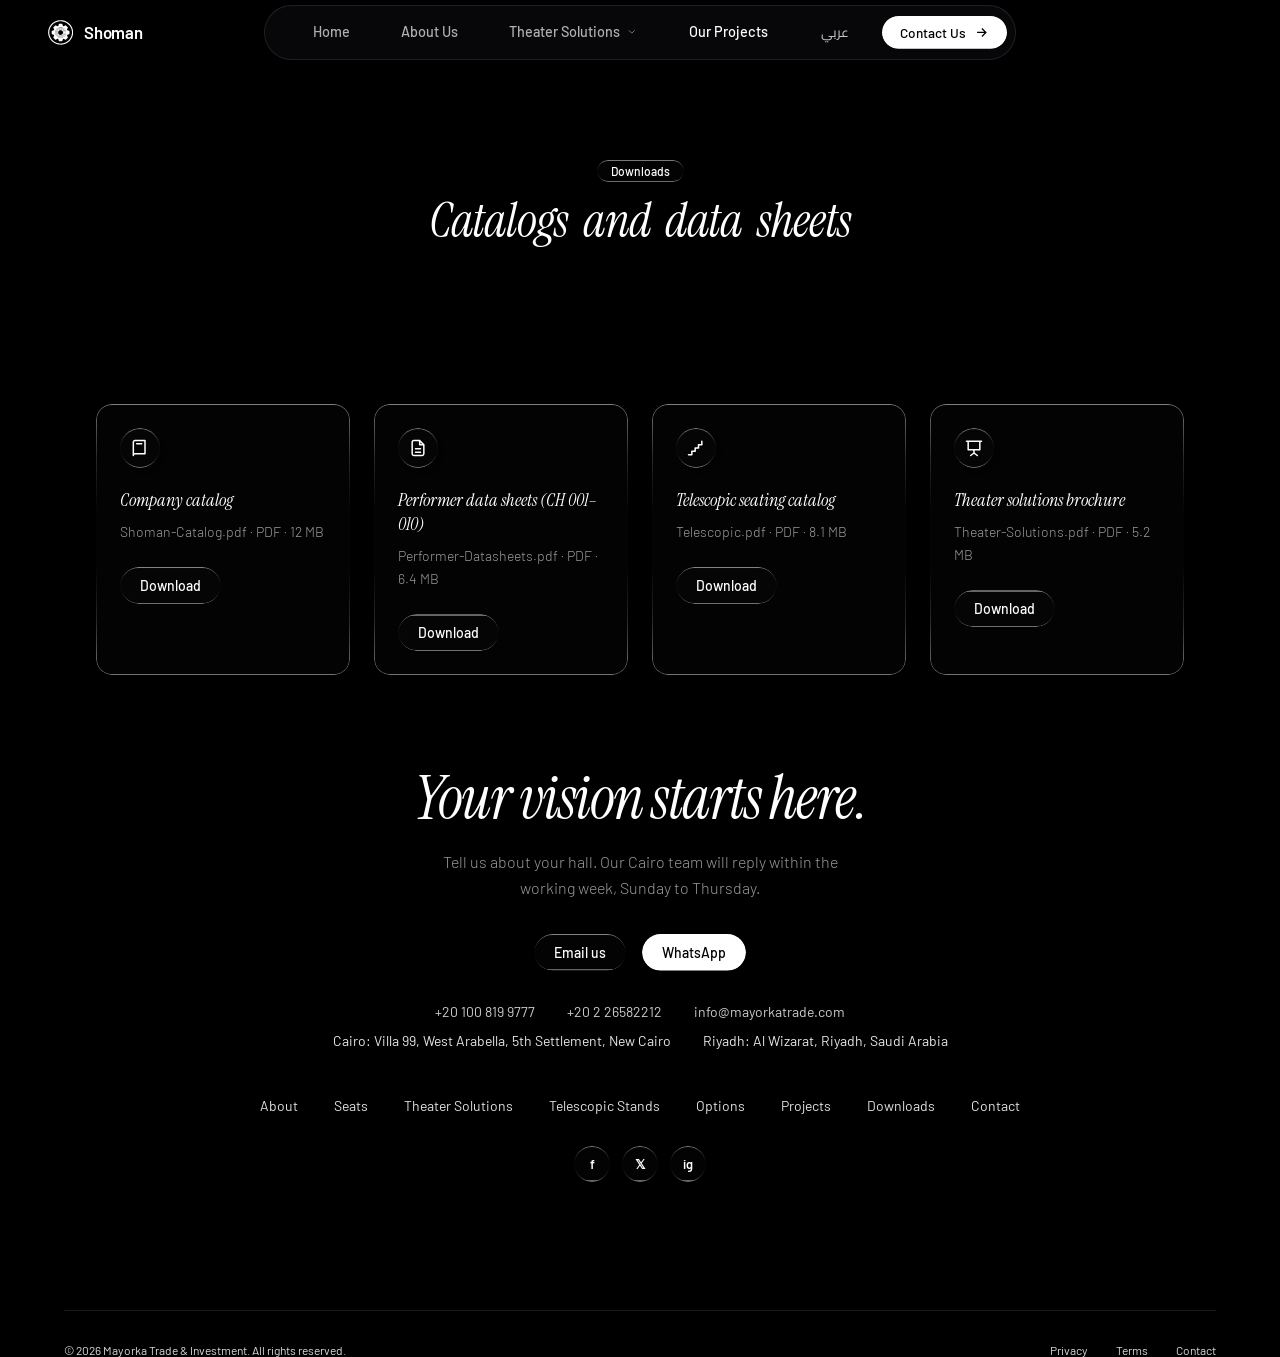
<file: downloads.html>
<!doctype html>
<html lang="en" dir="ltr">
<head>
<meta charset="utf-8">
<meta name="viewport" content="width=device-width,initial-scale=1,viewport-fit=cover">
<script src="theme.js"></script>
<title>Shoman | Downloads</title>
<link rel="preconnect" href="https://fonts.googleapis.com">
<link rel="preconnect" href="https://fonts.gstatic.com" crossorigin>
<link rel="stylesheet" href="https://fonts.googleapis.com/css2?family=Barlow:wght@300;400;500;600&family=Instrument+Serif:ital@0;1&family=Cairo:wght@300;400;500;600;700&display=swap">
<style>
:root{--bg:#000;--fg:#fff;--muted:rgba(255,255,255,.6);--serif:'Instrument Serif','Cairo',serif;--sans:'Barlow','Cairo',ui-sans-serif,sans-serif}
*{box-sizing:border-box;margin:0;padding:0}
html{scroll-behavior:smooth}
body{background:var(--bg);color:var(--fg);font-family:var(--sans);-webkit-font-smoothing:antialiased;min-height:100svh;overflow-x:hidden}
a{color:inherit;text-decoration:none}ul{list-style:none}
::selection{background:rgba(255,255,255,.25);color:#000}
:focus-visible{outline:3px solid rgba(255,255,255,.5);outline-offset:2px}
.serif{font-family:var(--serif);font-style:italic}
[dir=rtl] .serif{font-style:normal;font-weight:600}
/* liquid glass (identical to Prism) */
.lg,.lgs{background:rgba(255,255,255,.01);background-blend-mode:luminosity;backdrop-filter:blur(4px);-webkit-backdrop-filter:blur(4px);box-shadow:inset 0 1px 1px rgba(255,255,255,.1);position:relative;overflow:hidden}
.lgs{backdrop-filter:blur(50px);-webkit-backdrop-filter:blur(50px);box-shadow:4px 4px 4px rgba(0,0,0,.05),inset 0 1px 1px rgba(255,255,255,.15)}
.lg::before,.lgs::before{content:'';position:absolute;inset:0;border-radius:inherit;padding:1.4px;background:linear-gradient(180deg,rgba(255,255,255,.45),rgba(255,255,255,.15) 20%,rgba(255,255,255,0) 40%,rgba(255,255,255,0) 60%,rgba(255,255,255,.15) 80%,rgba(255,255,255,.45));-webkit-mask:linear-gradient(#fff 0 0) content-box,linear-gradient(#fff 0 0);-webkit-mask-composite:xor;mask-composite:exclude;pointer-events:none}
.rise{animation:rise .6s ease-out both}
.rs{animation:rs .6s ease-out both}
.wr{display:inline-block;animation:wr .7s ease-out both}
@keyframes rise{from{opacity:0;transform:translateY(20px)}to{opacity:1;transform:none}}
@keyframes rs{from{transform:translateY(20px)}to{transform:none}}
@keyframes wr{0%{transform:translateY(50px)}50%{transform:translateY(-5px)}100%{transform:none}}
@media(prefers-reduced-motion:reduce){.rise,.rs,.wr{animation:none}}
/* video backdrop */
.vb{position:absolute;inset:0;width:100%;height:100%;object-fit:cover;z-index:0}
.fb,.ft{position:absolute;inset-inline:0;height:200px;z-index:1;pointer-events:none}
.fb{bottom:0;background:linear-gradient(to top,#000,transparent)}
.ft{top:0;background:linear-gradient(to bottom,#000,transparent)}
.sec{position:relative;overflow:hidden}
.wrap{position:relative;z-index:2;max-width:72rem;margin-inline:auto}
.pad{padding:6rem 1.5rem}
@media(min-width:768px){.pad{padding-inline:4rem}}
@media(min-width:1024px){.pad{padding-inline:6rem}}
/* pieces */
.pill{display:inline-block;border-radius:999px;padding:.25rem .875rem;font-size:.75rem;font-weight:500}
.gbtn{display:inline-flex;align-items:center;justify-content:center;gap:.5rem;border-radius:999px;padding:.625rem 1.25rem;font:500 .875rem var(--sans);color:#fff;border:0;cursor:pointer;white-space:nowrap}
.btn{display:inline-flex;align-items:center;gap:.5rem;border-radius:999px;padding:.625rem 1.25rem;font:500 .875rem var(--sans);background:#fff;color:#000;border:0;cursor:pointer;white-space:nowrap}
.btn.sm{padding:.4rem 1rem}
.ghost{background:none;color:#fff}.ghost:hover{background:rgba(255,255,255,.1)}
h2.h{font-size:2.25rem;line-height:.9;letter-spacing:-.025em;font-weight:400}
@media(min-width:768px){h2.h{font-size:3rem}}@media(min-width:1024px){h2.h{font-size:3.75rem}}
.p{font-size:.875rem;line-height:1.65;font-weight:300;color:var(--muted)}
.ctr{display:flex;flex-direction:column;align-items:center;text-align:center}
svg{width:1.1em;height:1.1em;flex:none}[dir=rtl] .ar{transform:scaleX(-1)}
/* nav */
header{position:fixed;inset-inline:0;top:1rem;z-index:50;padding:0 1.5rem}
@media(min-width:1024px){header{padding:0 4rem}}
nav{display:flex;align-items:center;justify-content:space-between;gap:1rem}
@media(min-width:768px){nav{display:grid;grid-template-columns:1fr auto 1fr}}
.logo{display:flex;align-items:center;gap:.5rem;font-size:1.125rem;font-weight:600;letter-spacing:-.02em;justify-self:start}
.bar{display:flex;align-items:center;gap:.25rem;border-radius:999px;padding:.375rem}
.links{display:none}@media(min-width:768px){.links{display:flex}.bar{padding-inline-start:.5rem}}
.links a{padding:.5rem .75rem;font-size:.875rem;font-weight:500;color:rgba(255,255,255,.9)}.links a:hover{color:#fff}
.lang{background:none;border:0;color:#fff;font:500 .8rem var(--sans);padding:.5rem .75rem;cursor:pointer;border-radius:999px}.lang:hover{background:rgba(255,255,255,.1)}
/* hero */
#home{min-height:100svh;display:flex;flex-direction:column}
.hin{position:relative;z-index:10;flex:1;display:flex;flex-direction:column;align-items:center;text-align:center;padding:9rem 1.5rem 0}
@media(min-width:768px){.hin{padding-top:11rem}}
.hin h1{margin-top:1.5rem;max-width:48rem;font-size:3.75rem;line-height:.85;letter-spacing:-2px;font-weight:400}
[dir=rtl] .hin h1{line-height:1.05;letter-spacing:0}
@media(min-width:768px){.hin h1{font-size:4.5rem}}@media(min-width:1024px){.hin h1{font-size:5.5rem;letter-spacing:-4px}[dir=rtl] .hin h1{letter-spacing:0}}
h1 span.w{display:inline-flex;flex-wrap:wrap;justify-content:center;gap:0 .3em}
.part{margin-top:auto;padding:4rem 0 2rem;gap:1.5rem}
.part ul{display:flex;flex-wrap:wrap;justify-content:center;gap:1rem 3rem}
.part li{font-size:1.5rem;letter-spacing:-.02em}@media(min-width:768px){.part li{font-size:1.875rem}}
/* process */
#process{min-height:700px;display:flex;align-items:center;padding:8rem 1.5rem}
/* features */
.row{display:flex;flex-direction:column;align-items:center;gap:2.5rem;margin-top:4rem}
@media(min-width:1024px){.row{flex-direction:row;gap:4rem;margin-top:6rem}.row.rev{flex-direction:row-reverse}}
.row>*{flex:1}.row h3{font-size:1.875rem;line-height:.95;letter-spacing:-.02em;font-weight:400}
@media(min-width:768px){.row h3{font-size:2.25rem}}
.media{position:relative;aspect-ratio:4/3;width:100%;border-radius:1rem;overflow:hidden}
/* grids */
.g{display:grid;gap:1.5rem;margin-top:4rem;grid-template-columns:1fr}
@media(min-width:768px){.g.b{grid-template-columns:repeat(2,1fr)}.g.t{grid-template-columns:repeat(3,1fr)}}
@media(min-width:1024px){.g.b{grid-template-columns:repeat(4,1fr)}}
.card{border-radius:1rem;padding:1.5rem}
.ico{display:flex;width:2.5rem;height:2.5rem;border-radius:50%;align-items:center;justify-content:center}
.card h3{margin-top:1.5rem;font-size:1.125rem;font-weight:400}.card .p{margin-top:.5rem}
.tag{display:block;margin-top:1.25rem;font-size:.75rem;color:rgba(255,255,255,.5)}
/* stats */
#stats{padding:8rem 1.5rem}
dl{border-radius:1.5rem;padding:3rem;display:grid;grid-template-columns:repeat(2,1fr);gap:2rem;text-align:center}
@media(min-width:768px){dl{padding:4rem}}@media(min-width:1024px){dl{grid-template-columns:repeat(4,1fr)}}
dl div{display:flex;flex-direction:column;gap:.5rem}dt{order:2;font-size:.875rem;font-weight:300;color:var(--muted)}
dd{font-size:2.25rem;letter-spacing:-.02em;font-variant-numeric:tabular-nums}@media(min-width:768px){dd{font-size:3rem}}@media(min-width:1024px){dd{font-size:3.75rem}}
/* cta + footer */
#contact{padding:8rem 1.5rem 2rem}
.cl{display:flex;flex-wrap:wrap;justify-content:center;gap:.75rem 2rem;margin-top:2rem;font-size:.875rem;color:rgba(255,255,255,.8)}
footer{margin-top:8rem;display:flex;flex-direction:column;align-items:center;justify-content:space-between;gap:1rem;border-top:1px solid rgba(255,255,255,.1);padding-top:2rem;font-size:.75rem;color:rgba(255,255,255,.4)}
@media(min-width:640px){footer{flex-direction:row}}
footer nav{display:flex;gap:1.5rem}footer a:hover{color:#fff}

.chips{display:flex;flex-wrap:wrap;justify-content:center;gap:.5rem;margin-top:2.5rem}
.chip{border:0;color:#fff;font:500 .8rem var(--sans);padding:.5rem 1rem;border-radius:999px;cursor:pointer;background:rgba(255,255,255,.04)}
.chip.on{background:#fff;color:#000}
.pc{display:flex;flex-direction:column;gap:.75rem;padding:1.75rem}
.pc[hidden]{display:none}
.pc .n{font-size:2.5rem;letter-spacing:-.02em;line-height:1}
.pc h3{margin:0;font-size:1.25rem}
.soc{display:flex;gap:.5rem;justify-content:center;margin-top:2rem}
.soc a{width:2.25rem;height:2.25rem;border-radius:50%;display:flex;align-items:center;justify-content:center;font-size:.8rem;font-weight:600}
.modal{position:fixed;inset:0;z-index:100;display:none;align-items:center;justify-content:center;padding:1.5rem;background:rgba(0,0,0,.7)}
.modal.on{display:flex}
.box{width:100%;max-width:32rem;border-radius:1.5rem;padding:2rem;background:rgba(10,10,10,.92);position:relative}
.box h3{font-size:1.75rem;font-weight:400;margin-bottom:1rem}.box h4{font-size:.95rem;font-weight:600;margin-top:1.25rem}
.box .p{margin-top:.4rem;color:rgba(255,255,255,.7)}.box .note{margin-top:1.5rem;font-size:.75rem;color:rgba(255,255,255,.4)}
.box button.x{position:absolute;top:1rem;inset-inline-end:1rem;background:none;border:0;color:#fff;font-size:1.25rem;cursor:pointer}
[dir=rtl]{--sans:'Cairo','Barlow',sans-serif}
.pgs{display:flex;flex-wrap:wrap;justify-content:center;gap:.5rem 1.5rem;margin-top:3rem;font-size:.875rem;color:rgba(255,255,255,.7)}.pgs a:hover{color:#fff}
.tabs{display:flex;flex-wrap:wrap;justify-content:center;gap:.5rem;margin-top:2.5rem}.tb{border:0;color:#fff;font:500 .8rem var(--sans);padding:.5rem 1rem;border-radius:999px;cursor:pointer;background:rgba(255,255,255,.04)}.tb.on{background:#fff;color:#000}
.pnl{margin:2rem auto 0;max-width:40rem;padding:2rem;border-radius:1.5rem}.pnl[hidden]{display:none}.pnl ul{margin-top:1.25rem;display:flex;flex-direction:column;gap:.6rem}.pnl li{font-size:.9rem;color:rgba(255,255,255,.85);display:flex;gap:.6rem}.pnl li::before{content:"✓";color:#fff}
.chs{display:flex;flex-wrap:wrap;gap:.5rem;margin-top:1.25rem}.chs .pill{font-weight:400;color:rgba(255,255,255,.85)}
.spec{margin-top:.25rem;display:grid;grid-template-columns:auto 1fr;gap:.35rem 1rem;font-size:.8rem}.spec dt{order:0;color:rgba(255,255,255,.5);font-size:.8rem}.spec dd{font-size:.8rem;letter-spacing:0;font-family:var(--sans);text-align:start}
.cr{display:flex;gap:2rem;align-items:flex-start;flex-wrap:wrap;margin-top:1rem}
.bar.lg{overflow:visible}.links .nl{display:inline-flex;align-items:center;gap:.3rem;border-radius:999px}.links .nl.on{background:rgba(255,255,255,.12);color:#fff}.links .nl:hover{background:rgba(255,255,255,.08)}
.has-dd{position:relative;display:flex}.dd{position:absolute;top:100%;inset-inline-start:0;padding-top:.6rem;display:none;min-width:15rem;z-index:60}.dd-in{border-radius:1.25rem;padding:.4rem;background:rgba(8,8,8,.94)}
.has-dd:hover .dd,.has-dd:focus-within .dd{display:block}.links .dd a{display:block;padding:.6rem .9rem;border-radius:.75rem;font-size:.85rem;color:rgba(255,255,255,.85)}.links .dd a:hover{background:rgba(255,255,255,.1);color:#fff}
.bg{display:inline-flex;padding:.4rem .6rem}@media(min-width:768px){.bg{display:none}}
.mnav{display:none;margin-top:.75rem;border-radius:1.5rem;padding:.5rem;flex-direction:column;background:rgba(8,8,8,.94)}.mnav.on{display:flex}@media(min-width:768px){.mnav{display:none!important}}
.mnav a{padding:.7rem 1rem;border-radius:999px;font-size:.9rem;font-weight:500}.mnav a.on{background:rgba(255,255,255,.12)}.mnav a.sub{padding-inline-start:2rem;font-size:.8rem;color:rgba(255,255,255,.7);font-weight:400}
.scrim{position:fixed;inset:0;z-index:80;background:rgba(0,0,0,.6);opacity:0;pointer-events:none;transition:opacity .3s}.scrim.on{opacity:1;pointer-events:auto}
.panel{position:fixed;top:0;bottom:0;inset-inline-end:0;width:min(28rem,100%);z-index:90;overflow-y:auto;background:rgba(8,8,8,.97);padding:1.5rem;border-inline-start:1px solid rgba(255,255,255,.15);transform:translateX(100%);transition:transform .35s ease}
[dir=rtl] .panel{transform:translateX(-100%)}.panel.on,[dir=rtl] .panel.on{transform:none}
.ph{display:flex;justify-content:space-between;align-items:flex-start;gap:1rem;margin-bottom:1.5rem}.pe{font-size:.75rem;color:rgba(255,255,255,.5)}.ph h3{font-size:2rem;font-weight:400;margin-top:.25rem}
.xb{background:none;border:0;color:#fff;font-size:1.5rem;line-height:1;cursor:pointer;padding:.25rem .5rem;border-radius:999px}.xb:hover{background:rgba(255,255,255,.1)}
.pimg{aspect-ratio:4/3;border-radius:1rem;background:rgba(255,255,255,.04);padding:2rem;margin-bottom:1.25rem}.pimg svg,.cimg svg{width:100%;height:100%}
.cimg{aspect-ratio:16/10;border-radius:.75rem;background:rgba(255,255,255,.04);padding:1rem;margin-bottom:.5rem}
.prow{display:flex;justify-content:space-between;gap:1rem;padding:.75rem 0;border-bottom:1px solid rgba(255,255,255,.1);font-size:.875rem}.prow b{font-weight:500;color:rgba(255,255,255,.55)}
.pbt{display:flex;flex-wrap:wrap;gap:.75rem;margin-top:1.5rem}
.pcard,.pc{cursor:pointer;transition:background .2s}.pcard:hover,.pc:hover{background:rgba(255,255,255,.04)}.hid{display:none!important}
.lmw{display:flex;flex-direction:column;align-items:center;gap:1rem;margin-top:3rem}
.lbx{position:fixed;inset:0;z-index:100;display:none;align-items:center;justify-content:center;padding:1.5rem;background:rgba(0,0,0,.8)}.lbx.on{display:flex}
.lbb{width:100%;max-width:56rem;border-radius:1.5rem;padding:1rem;position:relative;background:rgba(10,10,10,.96)}.lbb .xb{position:absolute;top:1.5rem;inset-inline-end:1.5rem;z-index:3;background:rgba(0,0,0,.5)}
.art{aspect-ratio:16/9;border-radius:1rem;overflow:hidden}.art svg{width:100%;height:100%;display:block}.cap{padding:1.25rem .75rem .5rem}.cap b{font-size:1.5rem;font-weight:400}.cap p{margin-top:.5rem}
</style>
<script>document.documentElement.classList.add("js")</script>
<style id="shoman-smooth">/* ===== Shoman smooth layer ===== */
:root{--ease:cubic-bezier(.22,1,.36,1)}
@keyframes shomanIn{from{opacity:0}to{opacity:1}}
@keyframes shomanUp{from{opacity:0;transform:translateY(16px)}to{opacity:1;transform:none}}
@keyframes shomanPop{from{opacity:0;transform:translateY(12px) scale(.98)}to{opacity:1;transform:none}}
/* page enter / leave */
body{animation:shomanIn .5s ease both}
html.leaving body{opacity:0;transition:opacity .26s ease}
main{transition:opacity .2s ease}main.lswap{opacity:0}
/* scroll reveal (replaces the fire-on-load .rise) */
html.js .rise{animation:none;opacity:0;transform:translateY(28px);transition:opacity .9s var(--ease),transform .9s var(--ease),background-color .3s ease,border-color .3s ease}
html.js .rise.in{opacity:1;transform:none}
html.js .rise.done{transition:transform .4s var(--ease),opacity .4s ease,background-color .3s ease,border-color .3s ease}
html.js .rise.done.pcard:hover,html.js .rise.done.pc:hover{transform:translateY(-4px)}
/* background videos fade in instead of popping */
html.js .vb{opacity:0;transition:opacity 1.2s ease}html.js .vb.ready{opacity:1}
/* nav dropdown + mobile menu */
.dd{display:block;opacity:0;visibility:hidden;transform:translateY(8px);transition:opacity .25s var(--ease),transform .25s var(--ease),visibility 0s linear .25s}
.has-dd:hover .dd,.has-dd:focus-within .dd{opacity:1;visibility:visible;transform:none;transition-delay:0s}
.links .nl svg{transition:transform .25s var(--ease)}.has-dd:hover .nl svg{transform:rotate(180deg)}
.mnav.on{animation:shomanPop .3s var(--ease)}
/* buttons, chips, links */
.btn,.gbtn,.chip,.tb,.lang,.links a,.mnav a,.dd a,.pgs a,footer a,.xb,.soc a{transition:color .25s ease,background-color .25s ease,border-color .25s ease,transform .25s var(--ease),opacity .25s ease}
.btn:hover,.gbtn:hover{transform:translateY(-1px)}.btn:active,.gbtn:active{transform:none}
.chip:hover:not(.on),.tb:hover:not(.on){background:rgba(255,255,255,.1)}
/* modal / lightbox / panel / tab + filter swaps */
.modal.on,.lbx.on{animation:shomanIn .25s ease}
.modal.on .box,.lbx.on .lbb{animation:shomanPop .35s var(--ease)}
.pc.swap,.pnl.swap{animation:shomanUp .5s var(--ease) both}
.pnl:not([hidden]){animation:shomanUp .5s var(--ease) both}
@media(prefers-reduced-motion:reduce){body{animation:none}html.js .rise{opacity:1;transform:none;transition:none}html.js .vb{opacity:1;transition:none}.pnl:not([hidden]),.pc.swap{animation:none}.dd{transition:none}}
/* footer video: dimmed + softened so the text stays readable */
#cta .vb,#contact .vb{filter:brightness(.55) blur(2px);transform:scale(1.05)}

/* icons */
.ico svg{width:1.25rem;height:1.25rem;stroke-linecap:round;stroke-linejoin:round}
.ico{transition:background-color .3s ease,transform .4s var(--ease)}
.card:hover .ico,.pnl:hover>.ico{background:rgba(255,255,255,.1);transform:scale(1.06)}
.ico+h3[style*="margin:0"]{margin-top:1.25rem!important}
.ico+h3{margin-top:1.25rem}
.pnl>.ico+h3{margin-top:1rem}
.tb{display:inline-flex;align-items:center;gap:.5rem}.tb svg{width:1rem;height:1rem;stroke-width:1.8;stroke-linecap:round;stroke-linejoin:round}
.card a[dir=ltr] svg{width:1rem;height:1rem;stroke-width:1.8;stroke-linecap:round;stroke-linejoin:round}
.card div svg{width:1rem;height:1rem;stroke-linecap:round;stroke-linejoin:round}
</style>
<link rel="stylesheet" href="theme.css">
<link rel="icon" type="image/svg+xml" href="favicon.svg">
</head>
<body>
<header>
  <nav>
    <a href="index.html" class="logo" aria-label="Shoman"><svg class="lg-ico" viewBox="83 -1 247 242" aria-hidden="true"><path fill="currentColor" fill-rule="evenodd" d="M203.5 79.0 202.4 80.0 197.5 80.0 196.4 81.0 193.5 81.0 192.4 82.0 190.5 82.0 189.6 82.9 188.5 83.0 187.6 83.9 186.5 84.0 185.6 84.9 184.5 85.0 183.6 85.9 182.2 86.1 179.6 88.9 178.2 89.1 173.1 94.2 172.9 95.6 170.1 98.2 170.0 99.4 169.1 100.2 169.0 101.4 168.1 102.2 168.0 103.4 167.0 104.5 167.0 106.4 166.1 107.2 166.0 108.4 165.0 109.5 165.0 111.4 164.0 112.5 164.0 130.4 165.0 131.5 165.0 133.4 165.9 134.2 166.0 135.4 167.0 136.5 167.0 138.4 168.9 140.2 169.0 141.4 169.9 142.2 170.1 143.6 171.9 145.2 172.1 146.6 180.2 154.8 181.6 155.0 183.2 156.8 184.4 156.9 185.2 157.8 186.4 157.9 187.2 158.8 188.4 158.9 189.2 159.8 190.4 159.9 191.5 160.9 193.4 160.9 194.5 161.9 198.4 161.9 199.5 162.9 213.4 162.9 214.5 161.9 218.4 161.9 219.2 161.0 220.4 160.9 221.2 160.0 222.4 159.9 223.5 158.9 225.4 158.9 227.2 157.0 228.4 156.9 229.2 156.0 230.6 155.8 232.2 154.0 233.6 153.8 238.8 148.6 239.0 147.2 241.8 144.6 241.9 143.5 242.8 142.6 242.9 141.5 243.8 140.6 244.0 139.2 245.9 137.4 245.9 134.5 246.8 133.6 246.9 132.5 247.9 131.4 247.9 127.5 248.9 126.4 248.9 115.5 247.9 114.4 247.9 111.5 246.9 110.4 246.9 108.5 245.9 107.4 245.9 105.5 245.0 104.6 244.9 103.5 244.0 102.6 243.9 101.5 243.0 100.6 242.8 99.2 240.0 96.6 239.8 95.2 232.6 88.1 231.2 87.9 229.6 86.1 228.5 86.0 227.6 85.1 226.5 85.0 225.6 84.1 224.5 84.0 223.6 83.1 222.5 83.0 221.4 82.0 219.5 82.0 218.4 81.0 215.5 81.0 214.4 80.0 209.5 80.0 208.4 79.0ZM195.5 89.9 199.4 89.9 200.5 88.9 212.4 88.9 213.5 89.9 216.4 89.9 217.2 90.8 218.4 90.9 219.5 91.9 221.4 91.9 223.2 93.8 224.6 94.0 227.2 96.8 228.6 97.0 231.9 100.2 232.1 101.6 234.9 104.2 235.0 105.4 235.9 106.2 236.0 107.4 236.9 108.2 237.0 109.4 238.0 110.5 238.0 114.4 239.0 115.5 239.0 127.4 238.0 128.5 238.0 131.4 237.1 132.2 237.0 133.4 236.1 134.2 236.0 135.4 235.1 136.2 234.9 137.6 233.1 139.2 232.9 140.6 225.6 147.9 224.2 148.1 222.6 149.9 221.5 150.0 220.4 151.0 218.5 151.0 217.4 152.0 215.5 152.0 214.4 153.0 212.5 153.0 211.4 154.0 201.5 154.0 200.4 153.0 197.5 153.0 196.4 152.0 194.5 152.0 193.4 151.0 191.5 151.0 189.6 149.1 188.2 148.9 185.6 146.1 184.2 145.9 180.0 141.6 179.8 140.2 177.0 137.6 176.9 136.5 175.9 135.4 175.9 133.5 174.9 132.4 174.9 130.5 173.9 129.4 173.9 126.5 172.9 125.4 172.9 117.5 173.9 116.4 173.9 113.5 174.9 112.4 174.9 109.5 175.8 108.6 175.9 107.5 176.8 106.6 176.9 105.5 177.8 104.6 178.0 103.2 186.2 95.0 187.6 94.8 189.2 93.0 190.4 92.9 191.2 92.0 192.4 91.9 193.2 91.0 194.4 90.9ZM192.5 36.0 189.1 39.2 189.0 40.4 188.0 41.5 188.0 43.4 187.0 44.5 187.0 46.4 186.0 47.5 186.0 50.4 185.0 51.5 185.0 53.4 184.0 54.5 184.0 56.4 183.6 56.9 182.5 57.0 181.6 57.9 180.5 58.0 179.6 58.9 178.5 59.0 177.4 60.0 174.5 60.0 172.6 58.1 171.5 58.0 170.6 57.1 169.5 57.0 168.6 56.1 167.5 56.0 166.6 55.1 165.5 55.0 164.6 54.1 163.2 53.9 161.6 52.1 159.5 52.0 158.4 51.0 156.5 51.0 155.6 51.9 154.2 52.1 152.6 53.9 151.2 54.1 150.1 55.2 149.9 56.6 149.4 57.0 148.2 57.1 136.1 69.2 136.0 70.4 135.0 71.5 135.0 75.4 135.9 76.2 136.0 77.4 136.9 78.2 137.1 79.6 138.9 81.2 139.0 82.4 139.9 83.2 140.0 84.4 140.9 85.2 141.0 86.4 141.9 87.2 142.1 88.6 143.9 90.2 144.0 92.4 143.1 93.2 143.0 94.4 142.1 95.2 142.0 96.4 141.1 97.2 140.9 98.6 139.6 99.9 137.5 100.0 136.4 101.0 133.5 101.0 132.4 102.0 130.5 102.0 129.4 103.0 125.5 103.0 124.6 103.9 123.2 104.1 120.1 107.2 120.0 109.4 119.0 110.5 119.0 131.4 120.0 132.5 120.0 134.4 120.9 135.2 121.1 136.6 122.2 137.8 123.4 137.9 124.5 138.9 126.4 138.9 127.5 139.9 131.4 139.9 132.2 140.8 133.4 140.9 134.5 141.9 136.4 141.9 137.5 142.9 140.4 142.9 140.9 143.2 141.0 144.4 142.0 145.5 142.0 147.4 142.9 148.2 143.0 149.4 144.0 150.5 144.0 151.4 143.1 152.2 143.0 153.4 142.1 154.2 141.9 155.6 140.1 157.2 140.0 158.4 139.1 159.2 139.0 160.4 138.1 161.2 138.0 162.4 137.1 163.2 136.9 164.6 135.0 166.5 135.0 170.4 135.9 171.2 136.1 172.6 154.2 190.8 160.4 190.9 162.2 189.0 163.4 188.9 164.2 188.0 165.4 187.9 166.2 187.0 167.4 186.9 168.2 186.0 169.4 185.9 170.2 185.0 171.6 184.8 173.5 182.9 178.4 182.9 179.2 183.8 180.4 183.9 181.2 184.8 182.6 185.0 183.9 186.2 184.0 187.4 185.0 188.5 185.0 190.4 186.0 191.5 186.0 195.4 187.0 196.5 187.0 198.4 188.0 199.5 188.0 201.4 188.9 202.2 189.1 203.6 190.2 204.8 191.4 204.9 192.2 205.8 193.4 205.9 194.5 206.9 217.4 206.9 218.2 206.0 219.4 205.9 220.2 205.0 221.6 204.8 222.8 203.6 222.9 202.5 223.9 201.4 223.9 199.5 224.9 198.4 224.9 196.5 225.9 195.4 225.9 193.5 226.9 192.4 226.9 189.5 227.8 188.6 228.0 187.2 230.2 185.0 231.6 184.8 233.2 183.0 235.4 182.9 236.2 182.0 236.6 182.0 237.4 182.8 238.6 183.0 239.2 183.8 240.6 184.0 242.2 185.8 243.4 185.9 244.2 186.8 245.4 186.9 246.2 187.8 247.4 187.9 248.2 188.8 249.6 189.0 251.5 190.9 257.4 190.9 261.2 187.0 262.6 186.8 263.0 185.2 266.2 182.0 267.6 181.8 268.0 180.2 268.5 179.9 269.6 179.8 270.0 178.2 270.5 177.9 271.6 177.8 275.8 173.6 275.9 172.5 276.9 171.4 276.9 166.5 276.0 165.6 275.9 164.5 275.0 163.6 274.8 162.2 273.0 160.6 272.9 159.5 272.0 158.6 271.9 157.5 271.0 156.6 270.9 155.5 270.0 154.6 269.8 153.2 268.0 151.6 267.9 150.5 269.8 148.6 269.9 146.5 270.8 145.6 271.0 144.2 272.2 143.0 274.4 142.9 275.5 141.9 277.4 141.9 278.5 140.9 280.4 140.9 281.5 139.9 284.4 139.9 285.5 138.9 287.4 138.9 288.2 138.0 289.6 137.8 291.8 135.6 291.9 133.5 292.9 132.4 292.9 110.5 291.9 109.4 291.8 107.2 288.6 104.1 287.5 104.0 286.4 103.0 283.5 103.0 282.4 102.0 280.5 102.0 279.4 101.0 276.5 101.0 275.4 100.0 273.5 100.0 272.6 99.1 271.5 99.0 271.0 98.6 270.9 97.5 269.9 96.4 269.9 94.5 269.0 93.6 268.9 92.6 268.0 91.6 268.0 91.2 268.8 90.5 269.0 89.2 269.8 88.6 269.9 87.5 270.8 86.6 271.0 85.2 272.8 83.6 272.9 82.5 273.8 81.6 273.9 80.5 274.8 79.6 275.0 78.2 276.8 76.6 276.9 74.5 277.8 73.6 277.8 73.2 277.0 72.5 276.8 71.2 276.0 70.6 275.8 69.2 258.6 52.1 256.5 52.0 255.4 51.0 254.5 51.0 253.4 52.0 251.5 52.0 250.6 52.9 249.5 53.0 248.6 53.9 247.5 54.0 246.6 54.9 245.5 55.0 244.6 55.9 243.5 56.0 242.6 56.9 241.5 57.0 240.6 57.9 239.2 58.1 237.6 59.9 235.5 60.0 234.6 59.1 233.5 59.0 232.4 58.0 230.2 57.9 228.0 55.6 227.9 54.5 226.9 53.4 226.9 50.5 225.9 49.4 225.9 46.5 224.9 45.4 224.9 43.5 223.9 42.4 223.9 40.5 219.6 36.1ZM195.5 70.9 217.4 70.9 218.5 71.9 220.4 71.9 221.5 72.9 224.4 72.9 225.2 73.8 226.4 73.9 227.2 74.8 228.4 74.9 229.2 75.8 230.4 75.9 231.2 76.8 232.6 77.0 234.2 78.8 235.6 79.0 237.2 80.8 238.6 81.0 247.9 90.2 248.1 91.6 249.9 93.2 250.0 94.4 250.9 95.2 251.0 96.4 251.9 97.2 252.1 98.6 253.9 100.2 254.0 102.4 254.9 103.2 255.0 104.4 256.0 105.5 256.0 108.4 257.0 109.5 257.0 113.4 258.0 114.5 258.0 127.4 257.0 128.5 257.0 133.4 256.0 134.5 256.0 137.4 255.1 138.2 255.0 139.4 254.1 140.2 254.0 141.4 253.1 142.2 253.0 143.4 252.1 144.2 252.0 145.4 251.1 146.2 250.9 147.6 249.1 149.2 248.9 150.6 246.1 153.2 245.9 154.6 241.6 158.9 240.2 159.1 236.6 162.9 235.2 163.1 233.6 164.9 232.5 165.0 231.6 165.9 230.5 166.0 229.6 166.9 228.5 167.0 227.6 167.9 226.5 168.0 225.6 168.9 224.5 169.0 223.4 170.0 219.5 170.0 218.4 171.0 216.5 171.0 215.4 172.0 197.5 172.0 196.4 171.0 193.5 171.0 192.4 170.0 189.5 170.0 188.4 169.0 186.5 169.0 185.6 168.1 184.5 168.0 183.6 167.1 182.5 167.0 181.6 166.1 180.2 165.9 178.6 164.1 177.2 163.9 175.6 162.1 174.2 161.9 168.6 156.1 167.5 156.0 167.0 155.6 166.8 154.2 164.0 151.6 163.8 150.2 162.0 148.6 161.9 147.5 161.0 146.6 160.8 145.2 159.0 143.6 158.9 141.5 158.0 140.6 157.9 139.5 156.9 138.4 156.9 136.5 155.9 135.4 155.9 132.5 154.9 131.4 154.9 127.5 153.9 126.4 153.9 116.5 154.9 115.4 154.9 111.5 155.9 110.4 155.9 107.5 156.9 106.4 156.9 104.5 157.8 103.6 157.9 102.5 158.9 101.4 158.9 99.5 159.8 98.6 160.0 97.2 161.8 95.6 162.0 94.2 163.8 92.6 164.0 91.2 166.8 88.6 167.0 87.2 170.2 84.0 171.6 83.8 176.2 79.0 177.4 78.9 178.2 78.0 179.6 77.8 181.2 76.0 183.4 75.9 184.2 75.0 185.4 74.9 186.2 74.0 187.4 73.9 188.5 72.9 190.4 72.9 191.5 71.9 194.4 71.9ZM203.0 0.0 201.5 1.0 196.2 1.0 195.0 1.5 190.8 1.5 189.5 2.0 186.4 2.0 183.5 3.0 180.9 3.4 179.5 4.0 177.4 4.0 172.6 5.4 171.1 6.1 169.6 6.4 168.5 7.0 167.2 7.0 165.5 7.5 162.9 8.9 158.8 10.1 155.5 12.0 153.8 12.4 151.5 13.5 150.0 14.8 148.8 15.1 148.0 15.8 146.5 16.2 145.8 17.0 142.5 18.4 140.8 20.0 139.2 20.6 137.5 22.1 136.6 22.4 134.9 23.9 133.2 24.6 129.5 28.1 127.9 28.9 122.5 34.1 121.5 34.5 116.5 39.5 116.1 40.5 110.6 46.2 110.0 47.6 108.0 49.8 106.9 51.9 105.0 53.8 104.0 55.8 102.5 57.5 101.1 60.5 99.6 62.2 98.9 64.8 97.4 66.6 95.9 70.8 94.4 72.8 93.0 77.5 92.1 78.6 92.0 79.5 91.1 80.9 91.0 82.5 88.4 89.8 88.0 92.5 87.0 95.2 87.0 97.5 86.0 99.2 86.0 101.5 85.0 104.2 85.0 113.5 84.5 114.8 84.5 126.0 85.0 127.4 85.0 135.6 86.0 138.4 86.0 140.6 87.0 143.4 87.4 146.0 88.0 147.2 88.4 150.4 89.0 151.4 89.4 154.0 91.0 157.4 91.4 160.0 94.0 165.4 94.2 167.0 96.2 170.5 97.1 173.1 98.0 174.1 99.6 177.6 100.9 179.1 102.2 182.2 104.1 184.4 104.2 185.1 105.5 187.2 109.1 191.4 110.0 193.1 113.1 196.4 113.6 197.6 125.0 209.0 126.5 209.8 131.0 214.0 132.8 214.9 134.6 216.6 136.1 217.2 138.4 219.2 141.5 220.8 143.4 222.4 146.8 223.9 147.5 224.6 151.0 226.1 152.1 227.1 154.9 228.0 155.6 228.6 158.2 229.6 159.6 230.5 161.5 230.9 165.6 232.8 167.5 232.9 168.9 233.8 170.9 234.0 172.2 234.9 173.5 234.9 174.6 235.5 176.2 235.9 177.6 235.9 184.2 237.9 187.5 237.9 189.2 238.9 198.6 238.9 199.9 239.4 202.4 239.4 203.4 239.9 204.5 239.9 205.1 239.6 205.9 238.5 205.9 230.5 206.8 229.6 206.5 229.0 198.5 229.0 197.4 228.0 190.5 228.0 189.4 227.0 184.5 227.0 183.4 226.0 179.5 226.0 178.4 225.0 176.5 225.0 175.4 224.0 172.5 224.0 171.4 223.0 169.5 223.0 168.6 222.1 167.5 222.0 166.4 221.0 164.5 221.0 163.6 220.1 162.5 220.0 161.6 219.1 160.5 219.0 159.4 218.0 157.5 218.0 156.6 217.1 155.5 217.0 154.6 216.1 153.5 216.0 152.6 215.1 151.2 214.9 149.6 213.1 148.2 212.9 146.6 211.1 145.5 211.0 144.6 210.1 143.2 209.9 141.6 208.1 140.2 207.9 137.6 205.1 136.2 204.9 120.0 188.6 119.8 187.2 116.0 183.6 115.8 182.2 114.0 180.6 113.8 179.2 112.0 177.6 111.8 176.2 110.0 174.6 109.9 173.5 109.0 172.6 108.9 171.5 108.0 170.6 107.9 169.5 107.0 168.6 106.9 167.5 106.0 166.6 105.9 165.5 105.0 164.6 104.9 163.5 103.9 162.4 103.9 160.5 103.0 159.6 102.9 158.5 102.0 157.6 101.9 156.5 100.9 155.4 100.9 152.5 99.9 151.4 99.9 149.5 98.9 148.4 98.9 146.5 97.9 145.4 97.9 140.5 96.9 139.4 96.9 135.5 95.9 134.4 95.9 105.5 96.9 104.4 96.9 100.5 97.9 99.4 97.9 94.5 98.9 93.4 98.9 91.5 99.9 90.4 99.9 88.5 100.9 87.4 100.9 84.5 101.8 83.6 101.9 82.5 102.8 81.6 102.9 80.5 103.9 79.4 103.9 77.5 104.8 76.6 104.9 75.5 105.8 74.6 105.9 73.5 106.8 72.6 106.9 71.5 107.8 70.6 107.9 69.5 108.8 68.6 109.0 67.2 110.8 65.6 110.9 64.5 111.8 63.6 112.0 62.2 113.8 60.6 114.0 59.2 116.8 56.6 117.0 55.2 120.8 51.6 121.0 50.2 133.2 38.0 134.6 37.8 138.2 34.0 139.6 33.8 142.2 31.0 143.4 30.9 144.2 30.0 145.6 29.8 147.2 28.0 148.6 27.8 150.2 26.0 151.4 25.9 152.2 25.0 153.4 24.9 154.2 24.0 155.4 23.9 156.2 23.0 157.4 22.9 158.2 22.0 159.4 21.9 160.2 21.0 161.4 20.9 162.5 19.9 164.4 19.9 165.2 19.0 166.4 18.9 167.5 17.9 169.4 17.9 170.5 16.9 173.4 16.9 174.5 15.9 176.4 15.9 177.5 14.9 181.4 14.9 182.5 13.9 185.4 13.9 186.5 12.9 190.4 12.9 191.5 11.9 205.6 11.8 205.9 11.4 205.9 1.4 204.6 0.0Z"/><path fill="currentColor" fill-rule="evenodd" d="M195.5 90.0 194.6 90.9 193.5 91.0 192.6 91.9 191.5 92.0 190.6 92.9 189.2 93.1 187.6 94.9 186.2 95.1 178.1 103.2 178.0 104.4 177.1 105.2 177.0 106.4 176.1 107.2 176.0 108.4 175.0 109.5 175.0 112.4 174.0 113.5 174.0 116.4 173.0 117.5 173.0 125.4 174.0 126.5 174.0 129.4 175.0 130.5 175.0 132.4 176.0 133.5 176.0 135.4 176.9 136.2 177.1 137.6 179.9 140.2 180.1 141.6 184.2 145.8 185.6 146.0 188.2 148.8 189.6 149.0 191.5 150.9 193.4 150.9 194.5 151.9 196.4 151.9 197.5 152.9 200.4 152.9 201.5 153.9 211.4 153.9 212.5 152.9 214.4 152.9 215.5 151.9 217.4 151.9 218.5 150.9 220.4 150.9 221.2 150.0 222.6 149.8 224.2 148.0 225.6 147.8 232.8 140.6 233.0 139.2 234.8 137.6 234.9 136.5 235.8 135.6 235.9 134.5 236.8 133.6 236.9 132.5 237.9 131.4 237.9 128.5 238.9 127.4 238.9 115.5 237.9 114.4 237.9 110.5 237.0 109.6 236.9 108.5 236.0 107.6 235.9 106.5 235.0 105.6 234.8 104.2 232.0 101.6 231.8 100.2 228.6 97.1 227.2 96.9 224.6 94.1 223.2 93.9 221.4 92.0 219.5 92.0 218.6 91.1 217.5 91.0 216.4 90.0 213.5 90.0 212.4 89.0 200.5 89.0 199.4 90.0ZM201.5 97.9 211.4 97.9 212.5 98.9 214.4 98.9 215.2 99.8 216.4 99.9 217.2 100.8 218.6 101.0 220.2 102.8 221.6 103.0 224.9 106.2 225.1 107.6 226.9 109.2 227.1 110.6 228.9 112.2 229.0 114.4 230.0 115.5 230.0 127.4 229.1 128.2 229.0 129.4 228.1 130.2 228.0 131.4 227.1 132.2 226.9 133.6 225.1 135.2 224.9 136.6 222.6 138.9 221.2 139.1 218.6 141.9 217.5 142.0 216.4 143.0 214.5 143.0 213.4 144.0 210.5 144.0 209.4 145.0 204.5 145.0 203.4 144.0 198.5 144.0 197.6 143.1 196.5 143.0 195.6 142.1 194.2 141.9 192.6 140.1 191.2 139.9 186.0 134.6 185.9 133.5 185.0 132.6 184.9 131.5 184.0 130.6 183.9 129.5 182.9 128.4 182.9 114.5 183.8 113.6 183.9 112.5 184.8 111.6 184.9 110.5 185.8 109.6 186.0 108.2 192.2 102.0 193.4 101.9 194.2 101.0 195.4 100.9 196.2 100.0 197.4 99.9 198.5 98.9 200.4 98.9ZM195.5 71.0 194.4 72.0 191.5 72.0 190.4 73.0 188.5 73.0 187.6 73.9 186.5 74.0 185.6 74.9 184.5 75.0 183.4 76.0 181.5 76.0 179.6 77.9 178.5 78.0 177.6 78.9 176.2 79.1 171.6 83.9 170.2 84.1 167.1 87.2 166.9 88.6 164.1 91.2 163.9 92.6 162.1 94.2 161.9 95.6 160.1 97.2 160.0 98.4 159.0 99.5 159.0 101.4 158.1 102.2 158.0 103.4 157.0 104.5 157.0 106.4 156.0 107.5 156.0 110.4 155.0 111.5 155.0 115.4 154.0 116.5 154.0 126.4 155.0 127.5 155.0 131.4 156.0 132.5 156.0 135.4 157.0 136.5 157.0 138.4 157.9 139.2 158.0 140.4 159.0 141.5 159.1 143.6 160.9 145.2 161.0 146.4 161.9 147.2 162.1 148.6 163.9 150.2 164.1 151.6 166.9 154.2 167.1 155.6 168.6 156.0 174.2 161.8 175.6 162.0 177.2 163.8 178.6 164.0 180.2 165.8 181.4 165.9 182.2 166.8 183.4 166.9 184.2 167.8 185.4 167.9 186.5 168.9 188.4 168.9 189.5 169.9 192.4 169.9 193.5 170.9 196.4 170.9 197.5 171.9 215.4 171.9 216.5 170.9 218.4 170.9 219.5 169.9 223.4 169.9 224.2 169.0 225.4 168.9 226.2 168.0 227.4 167.9 228.2 167.0 229.4 166.9 230.2 166.0 231.4 165.9 232.2 165.0 233.6 164.8 235.2 163.0 236.6 162.8 240.2 159.0 241.6 158.8 245.8 154.6 246.0 153.2 248.8 150.6 249.0 149.2 250.8 147.6 250.9 146.5 251.8 145.6 251.9 144.5 252.8 143.6 252.9 142.5 253.8 141.6 253.9 140.5 254.8 139.6 254.9 138.5 255.9 137.4 255.9 134.5 256.9 133.4 256.9 128.5 257.9 127.4 257.9 114.5 256.9 113.4 256.9 109.5 255.9 108.4 255.9 105.5 255.0 104.6 254.9 103.5 253.9 102.4 253.9 100.5 252.0 98.6 251.9 97.5 251.0 96.6 250.9 95.5 250.0 94.6 249.8 93.2 248.0 91.6 247.8 90.2 238.6 81.1 237.2 80.9 235.6 79.1 234.2 78.9 232.6 77.1 231.5 77.0 230.6 76.1 229.5 76.0 228.6 75.1 227.5 75.0 226.6 74.1 225.5 74.0 224.4 73.0 221.5 73.0 220.4 72.0 218.5 72.0 217.4 71.0ZM203.5 78.9 208.4 78.9 209.5 79.9 214.4 79.9 215.5 80.9 218.4 80.9 219.5 81.9 221.4 81.9 222.2 82.8 223.4 82.9 224.2 83.8 225.4 83.9 226.2 84.8 227.4 84.9 228.2 85.8 229.6 86.0 231.2 87.8 232.6 88.0 239.9 95.2 240.1 96.6 242.9 99.2 243.0 100.4 243.9 101.2 244.0 102.4 244.9 103.2 245.0 104.4 246.0 105.5 246.0 107.4 247.0 108.5 247.0 110.4 248.0 111.5 248.0 114.4 249.0 115.5 249.0 126.4 248.0 127.5 248.0 131.4 247.1 132.2 247.0 133.4 246.0 134.5 246.0 137.4 244.1 139.2 244.0 140.4 243.1 141.2 243.0 142.4 242.1 143.2 241.9 144.6 239.1 147.2 238.9 148.6 233.6 153.9 232.2 154.1 230.6 155.9 229.5 156.0 228.6 156.9 227.2 157.1 225.6 158.9 223.5 159.0 222.6 159.9 221.5 160.0 220.6 160.9 219.5 161.0 218.4 162.0 214.5 162.0 213.4 163.0 199.5 163.0 198.4 162.0 194.5 162.0 193.4 161.0 191.5 161.0 190.6 160.1 189.5 160.0 188.6 159.1 187.5 159.0 186.6 158.1 185.5 158.0 184.6 157.1 183.2 156.9 181.6 155.1 180.2 154.9 172.0 146.6 171.8 145.2 170.0 143.6 169.9 142.5 169.0 141.6 168.8 140.2 167.0 138.6 166.9 136.5 166.0 135.6 165.9 134.5 164.9 133.4 164.9 131.5 163.9 130.4 163.9 112.5 164.9 111.4 164.9 109.5 165.8 108.6 165.9 107.5 166.9 106.4 166.9 104.5 167.8 103.6 167.9 102.5 168.8 101.6 168.9 100.5 169.8 99.6 170.0 98.2 172.8 95.6 173.0 94.2 178.2 89.0 179.6 88.8 182.2 86.0 183.4 85.9 184.2 85.0 185.4 84.9 186.2 84.0 187.4 83.9 188.2 83.0 189.4 82.9 190.5 81.9 192.4 81.9 193.5 80.9 196.4 80.9 197.5 79.9 202.4 79.9ZM206.8 0.9 206.0 1.5 206.0 10.4 207.2 11.8 217.4 11.9 218.5 12.9 224.4 12.9 225.5 13.9 228.4 13.9 229.5 14.9 233.4 14.9 234.5 15.9 237.4 15.9 238.5 16.9 241.4 16.9 242.2 17.8 243.4 17.9 244.5 18.9 246.4 18.9 247.2 19.8 248.4 19.9 249.2 20.8 250.4 20.9 251.5 21.9 253.4 21.9 254.2 22.8 255.4 22.9 256.2 23.8 257.4 23.9 258.2 24.8 259.4 24.9 260.2 25.8 261.6 26.0 263.2 27.8 264.6 28.0 266.2 29.8 267.4 29.9 268.2 30.8 269.6 31.0 271.2 32.8 272.6 33.0 276.2 36.8 277.6 37.0 285.2 44.8 286.6 45.0 287.0 45.5 287.1 46.6 291.9 51.2 292.1 52.6 295.9 56.2 296.1 57.6 298.9 60.2 299.1 61.6 300.9 63.2 301.0 64.4 301.9 65.2 302.1 66.6 303.9 68.2 304.0 69.4 304.9 70.2 305.0 71.4 306.0 72.5 306.0 74.4 306.9 75.2 307.0 76.4 307.9 77.2 308.0 78.4 308.9 79.2 309.0 80.4 309.9 81.2 310.0 82.4 311.0 83.5 311.0 86.4 312.0 87.5 312.0 89.4 312.9 90.2 313.0 91.4 314.0 92.5 314.0 98.4 315.0 99.5 315.0 102.4 316.0 103.5 316.0 107.4 317.0 108.5 317.0 131.4 316.0 132.5 316.0 137.4 315.0 138.5 315.0 141.4 314.0 142.5 314.0 147.4 313.0 148.5 313.0 150.4 312.0 151.5 312.0 153.4 311.0 154.5 311.0 156.4 310.0 157.5 310.0 159.4 309.1 160.2 309.0 161.4 308.1 162.2 308.0 163.4 307.1 164.2 307.0 165.4 306.0 166.5 306.0 168.4 304.1 170.2 304.0 171.4 303.1 172.2 303.0 173.4 302.1 174.2 301.9 175.6 300.1 177.2 299.9 178.6 298.1 180.2 297.9 181.6 295.1 184.2 294.9 185.6 291.1 189.2 290.9 190.6 280.6 200.9 279.2 201.1 273.6 206.9 272.2 207.1 270.6 208.9 269.2 209.1 267.6 210.9 266.5 211.0 265.6 211.9 264.2 212.1 262.6 213.9 261.5 214.0 260.6 214.9 259.5 215.0 258.6 215.9 257.5 216.0 256.6 216.9 255.5 217.0 254.6 217.9 253.5 218.0 252.6 218.9 251.5 219.0 250.6 219.9 249.5 220.0 248.4 221.0 246.5 221.0 245.6 221.9 244.5 222.0 243.4 223.0 240.5 223.0 239.4 224.0 237.5 224.0 236.4 225.0 234.5 225.0 233.4 226.0 228.5 226.0 227.4 227.0 223.5 227.0 222.4 228.0 214.5 228.0 213.4 229.0 207.2 229.1 206.0 230.5 206.1 238.6 208.2 239.9 213.5 239.9 214.5 239.4 223.6 238.9 227.2 237.9 228.6 237.9 234.2 236.2 237.4 236.1 238.8 235.4 241.6 234.9 243.2 233.9 248.1 232.5 249.5 231.6 251.5 231.1 259.9 227.5 262.5 225.9 267.0 223.9 268.1 222.9 271.6 221.1 272.9 220.0 274.2 219.4 276.4 217.6 278.2 216.6 280.2 214.8 282.6 213.2 288.6 208.2 298.9 198.0 300.6 195.4 303.6 192.2 308.9 185.0 310.9 181.0 313.1 177.6 319.5 164.6 321.2 160.1 321.5 158.5 323.4 154.2 324.2 151.2 324.4 149.0 325.2 145.2 326.2 142.4 326.4 140.4 327.2 137.9 327.2 132.5 327.9 130.6 327.9 127.1 328.4 122.1 328.4 115.2 327.9 113.6 327.9 109.1 327.1 106.2 327.2 102.8 326.9 100.4 324.5 92.4 324.2 89.4 323.4 86.5 321.6 82.6 321.1 80.4 318.6 73.9 317.6 72.2 317.2 70.8 310.9 58.9 309.8 57.6 308.9 55.9 304.4 49.5 299.9 43.8 293.9 37.8 292.1 35.6 291.1 35.0 285.2 29.2 283.2 28.1 281.0 26.0 279.1 25.0 278.2 24.1 276.2 23.1 273.5 20.6 272.1 20.1 268.5 17.6 261.1 14.0 259.6 12.8 255.4 11.2 252.2 9.6 244.0 6.9 242.6 6.0 241.2 6.0 236.9 4.5 233.1 4.0 229.4 2.8 226.8 2.5 225.6 2.0 216.6 1.5 215.5 1.0 212.4 0.8Z"/></svg>Shoman</a>
    <div class="lg bar">
      <div class="links"><a href="index.html" class="nl" data-en="Home" data-ar="الرئيسية">Home</a><a href="about.html" class="nl" data-en="About Us" data-ar="من نحن">About Us</a><div class="has-dd"><a href="theater.html" class="nl" aria-haspopup="true"><span data-en="Theater Solutions" data-ar="حلول المسارح">Theater Solutions</span><svg viewBox="0 0 24 24" fill="none" stroke="currentColor" stroke-width="2" style="width:.8em;height:.8em"><path d="m6 9 6 6 6-6"/></svg></a><div class="dd" role="menu"><div class="dd-in lgs"><a class="all" href="theater.html" role="menuitem" data-en="All Theater Solutions" data-ar="كل حلول المسارح">All Theater Solutions</a><a href="theater.html#svc-arch" role="menuitem" data-en="Architecture &amp; Design" data-ar="العمارة والتصميم">Architecture &amp; Design</a><a href="theater.html#svc-audio" role="menuitem" data-en="Pro Audio" data-ar="الصوتيات الاحترافية">Pro Audio</a><a href="theater.html#svc-light" role="menuitem" data-en="Pro Lighting" data-ar="الإضاءة الاحترافية">Pro Lighting</a><a href="theater.html#svc-visual" role="menuitem" data-en="Visual &amp; Effects" data-ar="المؤثرات البصرية">Visual &amp; Effects</a><a href="theater.html#svc-mech" role="menuitem" data-en="Mechanism" data-ar="الميكانيزم">Mechanism</a><a href="theater.html#svc-care" role="menuitem" data-en="Annual Care Packages" data-ar="باقات الصيانة السنوية">Annual Care Packages</a></div></div></div><a href="projects.html" class="nl on" data-en="Our Projects" data-ar="مشاريعنا">Our Projects</a></div>
      <button class="lang" id="lang" aria-label="Switch language">عربي</button>
      <a href="contact.html" class="btn sm"><span data-en="Contact Us" data-ar="تواصل معنا">Contact Us</span><svg class="ar" viewBox="0 0 24 24" fill="none" stroke="currentColor" stroke-width="2"><path d="M7 17 17 7M8 7h9v9"/></svg></a>
      <button class="lang bg" id="bg" aria-label="Menu" aria-expanded="false"><svg viewBox="0 0 24 24" fill="none" stroke="currentColor" stroke-width="2" style="width:1.25rem;height:1.25rem"><path d="M4 7h16M4 12h16M4 17h16"/></svg></button>
    </div>
  </nav>
  <div class="mnav lg" id="mnav"><a href="index.html" class="m" data-en="Home" data-ar="الرئيسية">Home</a><a href="about.html" class="m" data-en="About Us" data-ar="من نحن">About Us</a><div class="mrow"><a href="theater.html" class="m" data-en="Theater Solutions" data-ar="حلول المسارح">Theater Solutions</a><button type="button" class="mtog" aria-expanded="false" aria-label="Toggle submenu"><svg viewBox="0 0 24 24" fill="none" stroke="currentColor" stroke-width="2"><path d="m6 9 6 6 6-6"/></svg></button></div><div class="msub"><a class="sub" href="theater.html#svc-arch" data-en="Architecture &amp; Design" data-ar="العمارة والتصميم">Architecture &amp; Design</a><a class="sub" href="theater.html#svc-audio" data-en="Pro Audio" data-ar="الصوتيات الاحترافية">Pro Audio</a><a class="sub" href="theater.html#svc-light" data-en="Pro Lighting" data-ar="الإضاءة الاحترافية">Pro Lighting</a><a class="sub" href="theater.html#svc-visual" data-en="Visual &amp; Effects" data-ar="المؤثرات البصرية">Visual &amp; Effects</a><a class="sub" href="theater.html#svc-mech" data-en="Mechanism" data-ar="الميكانيزم">Mechanism</a><a class="sub" href="theater.html#svc-care" data-en="Annual Care Packages" data-ar="باقات الصيانة السنوية">Annual Care Packages</a></div><a href="projects.html" class="m on" data-en="Our Projects" data-ar="مشاريعنا">Our Projects</a><a href="contact.html" class="m" data-en="Contact Us" data-ar="تواصل معنا">Contact Us</a></div>
</header>
<script>(function(){var b=document.getElementById("bg"),m=document.getElementById("mnav");b.addEventListener("click",function(){var o=m.classList.toggle("on");b.setAttribute("aria-expanded",o)});m.addEventListener("click",function(e){if(e.target.tagName==="A")m.classList.remove("on")})})()</script>
<main>
<section class="sec" style="padding:10rem 1.5rem 4rem"><video class="vb" src="cta.mp4" autoplay loop muted playsinline aria-hidden="true" tabindex="-1"></video><div class="fb"></div><div aria-hidden="true" style="position:absolute;inset:0;z-index:0;background:rgba(0,0,0,.45)"></div><div class="wrap ctr" style="max-width:48rem"><span class="lg pill rise" style="margin-bottom:1rem" data-en="Downloads" data-ar="التحميلات"></span><h1 id="h1" class="serif" style="font-size:3rem;line-height:.95;letter-spacing:-.02em;font-weight:400" data-en="Catalogs and data sheets" data-ar="الكتالوجات وأوراق البيانات"></h1></div></section>
<section class="pad"><div class="wrap"><div class="g b" style="margin-top:0"><article class="rise lg card" style="animation-delay:0.0s"><span class="ico lgs"><svg viewBox="0 0 24 24" fill="none" stroke="currentColor" stroke-width="1.8" aria-hidden="true"><path d="M4 5a2 2 0 0 1 2-2h12v16H6a2 2 0 0 0-2 2zM4 19V5M8 7h6"/></svg></span><h3 class="serif" style="margin:0" data-en="Company catalog" data-ar="كتالوج الشركة"></h3><p class="p" style="margin-top:.5rem" dir="ltr">Shoman-Catalog.pdf · PDF · 12 MB</p><a class="gbtn lgs" style="margin-top:1.5rem" href="pdf/Shoman-Catalog.pdf" download data-en="Download" data-ar="تحميل"></a></article><article class="rise lg card" style="animation-delay:0.1s"><span class="ico lgs"><svg viewBox="0 0 24 24" fill="none" stroke="currentColor" stroke-width="1.8" aria-hidden="true"><path d="M14 3H7a2 2 0 0 0-2 2v14a2 2 0 0 0 2 2h10a2 2 0 0 0 2-2V8zM14 3v5h5M9 13h6M9 17h6"/></svg></span><h3 class="serif" style="margin:0" data-en="Performer data sheets (CH 001–010)" data-ar="أوراق بيانات Performer"></h3><p class="p" style="margin-top:.5rem" dir="ltr">Performer-Datasheets.pdf · PDF · 6.4 MB</p><a class="gbtn lgs" style="margin-top:1.5rem" href="pdf/Performer-Datasheets.pdf" download data-en="Download" data-ar="تحميل"></a></article><article class="rise lg card" style="animation-delay:0.2s"><span class="ico lgs"><svg viewBox="0 0 24 24" fill="none" stroke="currentColor" stroke-width="1.8" aria-hidden="true"><path d="M3 20h4v-4h4v-4h4V8h4V4"/></svg></span><h3 class="serif" style="margin:0" data-en="Telescopic seating catalog" data-ar="كتالوج المدرجات القابلة للطي"></h3><p class="p" style="margin-top:.5rem" dir="ltr">Telescopic.pdf · PDF · 8.1 MB</p><a class="gbtn lgs" style="margin-top:1.5rem" href="pdf/Telescopic.pdf" download data-en="Download" data-ar="تحميل"></a></article><article class="rise lg card" style="animation-delay:0.3s"><span class="ico lgs"><svg viewBox="0 0 24 24" fill="none" stroke="currentColor" stroke-width="1.8" aria-hidden="true"><path d="M3 4h18M5 4v10h14V4M12 14v4M8 21l4-3 4 3"/></svg></span><h3 class="serif" style="margin:0" data-en="Theater solutions brochure" data-ar="كتيّب حلول المسارح"></h3><p class="p" style="margin-top:.5rem" dir="ltr">Theater-Solutions.pdf · PDF · 5.2 MB</p><a class="gbtn lgs" style="margin-top:1.5rem" href="pdf/Theater-Solutions.pdf" download data-en="Download" data-ar="تحميل"></a></article></div></div></section>
<!-- CTA + FOOTER on the footer video -->
<section id="cta" class="sec">
  <video class="vb" src="cta.mp4" autoplay loop muted playsinline aria-hidden="true" tabindex="-1"></video>
  <div class="ft"></div>
  <div class="wrap">
    <div class="rise ctr">
      <h2 class="h serif" style="max-width:48rem" data-en="Your vision starts here." data-ar="رؤيتك تبدأ من هنا."></h2>
      <p class="p" style="margin-top:1.5rem;max-width:28rem;font-size:1rem" data-en="Tell us about your hall. Our Cairo team will reply within the working week, Sunday to Thursday." data-ar="حدّثنا عن قاعتك. سيرد فريقنا في القاهرة خلال أسبوع العمل، من الأحد إلى الخميس."></p>
      <div style="margin-top:2rem;display:flex;flex-wrap:wrap;gap:1rem;justify-content:center">
        <a class="gbtn lgs" href="mailto:info@mayorkatrade.com" data-en="Email us" data-ar="راسلنا">Email us</a>
        <a class="btn" href="https://wa.me/201008199777" data-en="WhatsApp" data-ar="واتساب">WhatsApp</a>
      </div>
      <div class="cl"><span dir="ltr">+20 100 819 9777</span><span dir="ltr">+20 2 26582212</span><span dir="ltr">info@mayorkatrade.com</span></div>
      <div class="cl" style="margin-top:.75rem;color:rgba(255,255,255,.6)"><span data-en="Cairo: Villa 99, West Arabella, 5th Settlement, New Cairo" data-ar="القاهرة: فيلا 99، ويست أرابيلا، التجمع الخامس، القاهرة الجديدة"></span><span data-en="Riyadh: Al Wizarat, Riyadh, Saudi Arabia" data-ar="الرياض: الوزارات، الرياض، المملكة العربية السعودية"></span></div>
    </div>
    <nav class="pgs" aria-label="Pages"><a href="about.html" data-en="About" data-ar="من نحن">About</a><a href="seats.html" data-en="Seats" data-ar="المقاعد">Seats</a><a href="theater.html" data-en="Theater Solutions" data-ar="حلول المسارح">Theater Solutions</a><a href="telescopic.html" data-en="Telescopic Stands" data-ar="المدرجات القابلة للطي">Telescopic Stands</a><a href="options.html" data-en="Options" data-ar="الخيارات">Options</a><a href="projects.html" data-en="Projects" data-ar="المشاريع">Projects</a><a href="downloads.html" data-en="Downloads" data-ar="التحميلات">Downloads</a><a href="contact.html" data-en="Contact" data-ar="تواصل">Contact</a></nav>
    <div class="soc"><a class="lg" href="#" target="_blank" rel="noopener" aria-label="Facebook">f</a><a class="lg" href="#" target="_blank" rel="noopener" aria-label="X">𝕏</a><a class="lg" href="#" target="_blank" rel="noopener" aria-label="Instagram">ig</a></div>
    <footer>
      <p data-en="© 2026 Mayorka Trade & Investment. All rights reserved." data-ar="© 2026 مايوركا للتجارة والاستثمار. جميع الحقوق محفوظة."></p>
      <nav><a href="#" data-legal="privacy" data-en="Privacy" data-ar="الخصوصية">Privacy</a><a href="#" data-legal="terms" data-en="Terms" data-ar="الشروط">Terms</a><a href="#contact" data-en="Contact" data-ar="تواصل">Contact</a></nav>
    </footer>
  </div>
</section>
</main>
<div class="modal" id="legal" role="dialog" aria-modal="true" aria-labelledby="lt"><div class="box lgs">
  <button class="x" id="lx" aria-label="Close">×</button>
  <div id="l-privacy" hidden><h3 class="serif" id="lt" data-en="Privacy" data-ar="الخصوصية"></h3>
    <h4 data-en="What we collect" data-ar="ما نجمعه"></h4><p class="p" data-en="This site does not collect personal data. There are no accounts, forms or newsletters." data-ar="لا يجمع هذا الموقع أي بيانات شخصية. لا توجد حسابات أو نماذج أو نشرات بريدية."></p>
    <h4 data-en="Contact" data-ar="التواصل"></h4><p class="p" data-en="Messages sent by phone, email or WhatsApp are handled by the Shoman team only." data-ar="الرسائل المرسلة عبر الهاتف أو البريد أو واتساب يتعامل معها فريق Shoman فقط."></p><p class="note" data-en="Draft text for review. Final legal wording to be supplied." data-ar="نص مبدئي للمراجعة. يُستبدل بالصياغة القانونية النهائية."></p></div>
  <div id="l-terms" hidden><h3 class="serif" data-en="Terms" data-ar="الشروط"></h3>
    <h4 data-en="Use of this site" data-ar="استخدام الموقع"></h4><p class="p" data-en="Content is for information only. It is not an offer, a quotation or a price list." data-ar="المحتوى للتعريف فقط. وهو ليس عرضًا ولا تسعيرًا ولا قائمة أسعار."></p>
    <h4 data-en="Specifications" data-ar="المواصفات"></h4><p class="p" data-en="Specifications and images may change without notice." data-ar="قد تتغير المواصفات والصور دون إشعار."></p><p class="note" data-en="Draft text for review. Final legal wording to be supplied." data-ar="نص مبدئي للمراجعة. يُستبدل بالصياغة القانونية النهائية."></p></div>
</div></div>
<script>
(function(){
  var root=document.documentElement,btn=document.getElementById('lang'),h1=document.getElementById('h1');
  function words(){
    var t=h1.getAttribute('data-'+root.lang);
    h1.innerHTML='<span class="w" dir="auto">'+t.split(' ').map(function(w,i){return '<span class="wr" style="animation-delay:'+i*100+'ms">'+w+'</span>'}).join(' ')+'</span>';
  }
  function apply(l){
    root.lang=l;root.dir=l==='ar'?'rtl':'ltr';
    document.querySelectorAll('[data-en]').forEach(function(e){if(e!==h1)e.innerHTML=e.getAttribute('data-'+l)});
    btn.textContent=l==='ar'?'EN':'عربي';
    document.title=l==='ar'?'Shoman | مايوركا للتجارة والاستثمار':'Shoman | Mayorka Trade & Investment';
    words();
    try{localStorage.setItem('shoman-lang',l)}catch(e){}
  }

  document.querySelectorAll('.chip').forEach(function(c){c.addEventListener('click',function(){
    document.querySelectorAll('.chip').forEach(function(x){x.classList.toggle('on',x===c)});
    document.querySelectorAll('.pc').forEach(function(p){p.hidden=c.dataset.chip!=='all'&&p.dataset.s!==c.dataset.chip});
  })});
  var lg=document.getElementById('legal');
  function openL(k){document.getElementById('l-privacy').hidden=k!=='privacy';document.getElementById('l-terms').hidden=k!=='terms';lg.classList.add('on');document.getElementById('lx').focus()}
  function closeL(){lg.classList.remove('on')}
  document.querySelectorAll('[data-legal]').forEach(function(a){a.addEventListener('click',function(e){e.preventDefault();openL(a.dataset.legal)})});
  document.getElementById('lx').addEventListener('click',closeL);
  lg.addEventListener('click',function(e){if(e.target===lg)closeL()});
  document.addEventListener('keydown',function(e){if(e.key==='Escape')closeL()});
  btn.addEventListener('click',function(){apply(root.lang==='ar'?'en':'ar')});
  var s='en';try{s=localStorage.getItem('shoman-lang')||'en'}catch(e){}
  apply(s);
})();
</script>
<!--OV--><!--/OV-->
<script id="shoman-smooth-js">/* ===== Shoman smooth layer ===== */
(function(){
  var d=document,root=d.documentElement,reduce=false;
  try{reduce=matchMedia('(prefers-reduced-motion:reduce)').matches}catch(e){}

  /* 1. scroll reveal */
  var io=null;
  function reveal(el){
    el.classList.add('in');
    var t=(parseFloat(el.style.transitionDelay)||0)*1000+950;
    setTimeout(function(){el.style.transitionDelay='';el.classList.add('done')},t);
  }
  if('IntersectionObserver' in window&&!reduce){
    io=new IntersectionObserver(function(es){es.forEach(function(e){if(e.isIntersecting){io.unobserve(e.target);reveal(e.target)}})},{threshold:.12,rootMargin:'0px 0px -5% 0px'});
  }
  function watch(el){el.classList.remove('done');if(io)io.observe(el);else el.classList.add('in','done')}
  window.__shomanWatch=watch;
  d.querySelectorAll('.rise').forEach(function(el){var ad=el.style.animationDelay;if(ad)el.style.transitionDelay=ad;watch(el)});

  /* 2. background videos fade in once they can play */
  d.querySelectorAll('.vb').forEach(function(v){
    var done=false;function ok(){if(!done){done=true;v.classList.add('ready')}}
    if(v.readyState>=2)ok();
    v.addEventListener('loadeddata',ok);v.addEventListener('playing',ok);
    setTimeout(ok,2500);
  });

  /* 3. page-to-page transition */
  d.addEventListener('click',function(e){
    if(e.defaultPrevented||e.button||e.metaKey||e.ctrlKey||e.shiftKey||e.altKey)return;
    var a=e.target.closest&&e.target.closest('a[href]');if(!a)return;
    if((a.target&&a.target!=='_self')||a.hasAttribute('download'))return;
    var u;try{u=new URL(a.href,location.href)}catch(x){return}
    if(u.protocol!==location.protocol||u.host!==location.host)return;
    if(u.pathname===location.pathname&&u.search===location.search)return;
    if(!/\.html?$|\/$/.test(u.pathname))return;
    e.preventDefault();root.classList.add('leaving');
    setTimeout(function(){location.href=u.href},reduce?0:260);
  });
  addEventListener('pageshow',function(e){if(e.persisted)root.classList.remove('leaving')});

  /* 4. language switch: fade content out, swap, fade back in */
  var lb=d.getElementById('lang'),mn=d.querySelector('main'),pass=false;
  if(lb&&mn&&!reduce){
    lb.addEventListener('click',function(e){
      if(pass){pass=false;requestAnimationFrame(function(){requestAnimationFrame(function(){mn.classList.remove('lswap')})});return}
      e.stopImmediatePropagation();mn.classList.add('lswap');
      setTimeout(function(){pass=true;lb.click()},200);
    },true);
  }

  /* 5. filter chips / tabs: animate the newly shown items */
  d.addEventListener('click',function(e){
    if(!(e.target.closest&&e.target.closest('.chip,.tb')))return;
    setTimeout(function(){
      d.querySelectorAll('.pc:not([hidden]),.pnl:not([hidden])').forEach(function(el){
        el.classList.remove('swap');void el.offsetWidth;el.classList.add('swap');
        el.addEventListener('animationend',function(){el.classList.remove('swap')},{once:true});
      });
    },0);
  });
})();
</script>
</body>
</html>
</file>
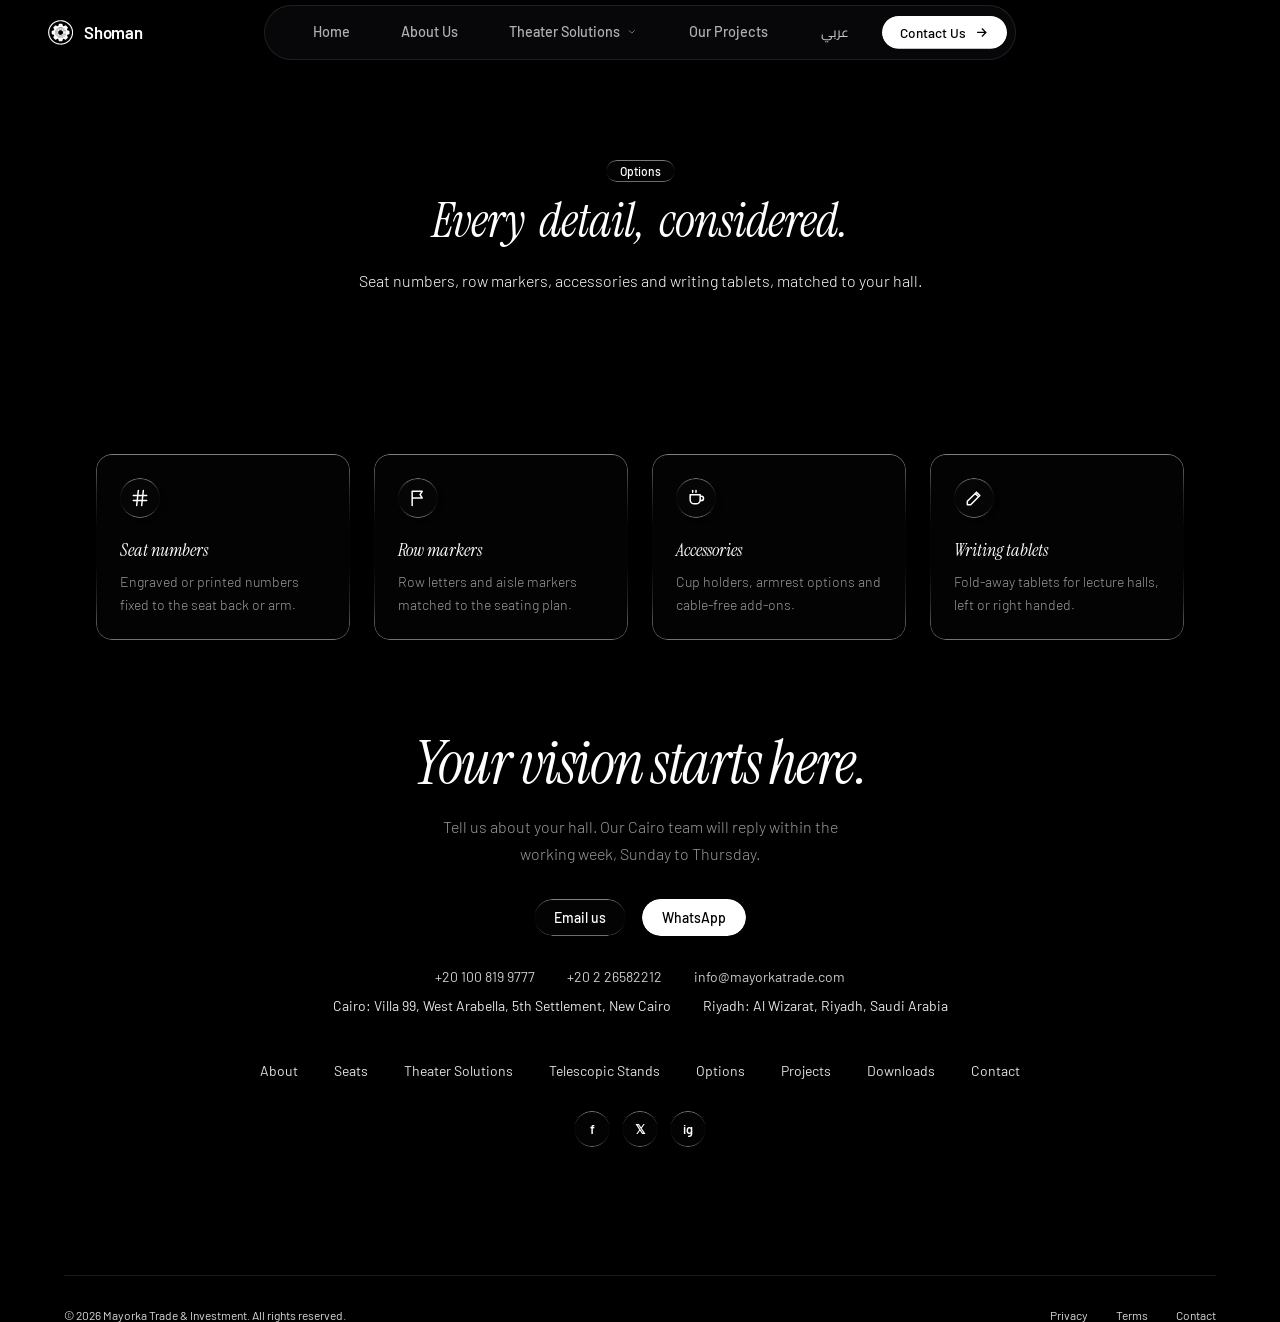
<file: options.html>
<!doctype html>
<html lang="en" dir="ltr">
<head>
<meta charset="utf-8">
<meta name="viewport" content="width=device-width,initial-scale=1,viewport-fit=cover">
<script src="theme.js"></script>
<title>Shoman | Options</title>
<link rel="preconnect" href="https://fonts.googleapis.com">
<link rel="preconnect" href="https://fonts.gstatic.com" crossorigin>
<link rel="stylesheet" href="https://fonts.googleapis.com/css2?family=Barlow:wght@300;400;500;600&family=Instrument+Serif:ital@0;1&family=Cairo:wght@300;400;500;600;700&display=swap">
<style>
:root{--bg:#000;--fg:#fff;--muted:rgba(255,255,255,.6);--serif:'Instrument Serif','Cairo',serif;--sans:'Barlow','Cairo',ui-sans-serif,sans-serif}
*{box-sizing:border-box;margin:0;padding:0}
html{scroll-behavior:smooth}
body{background:var(--bg);color:var(--fg);font-family:var(--sans);-webkit-font-smoothing:antialiased;min-height:100svh;overflow-x:hidden}
a{color:inherit;text-decoration:none}ul{list-style:none}
::selection{background:rgba(255,255,255,.25);color:#000}
:focus-visible{outline:3px solid rgba(255,255,255,.5);outline-offset:2px}
.serif{font-family:var(--serif);font-style:italic}
[dir=rtl] .serif{font-style:normal;font-weight:600}
/* liquid glass (identical to Prism) */
.lg,.lgs{background:rgba(255,255,255,.01);background-blend-mode:luminosity;backdrop-filter:blur(4px);-webkit-backdrop-filter:blur(4px);box-shadow:inset 0 1px 1px rgba(255,255,255,.1);position:relative;overflow:hidden}
.lgs{backdrop-filter:blur(50px);-webkit-backdrop-filter:blur(50px);box-shadow:4px 4px 4px rgba(0,0,0,.05),inset 0 1px 1px rgba(255,255,255,.15)}
.lg::before,.lgs::before{content:'';position:absolute;inset:0;border-radius:inherit;padding:1.4px;background:linear-gradient(180deg,rgba(255,255,255,.45),rgba(255,255,255,.15) 20%,rgba(255,255,255,0) 40%,rgba(255,255,255,0) 60%,rgba(255,255,255,.15) 80%,rgba(255,255,255,.45));-webkit-mask:linear-gradient(#fff 0 0) content-box,linear-gradient(#fff 0 0);-webkit-mask-composite:xor;mask-composite:exclude;pointer-events:none}
.rise{animation:rise .6s ease-out both}
.rs{animation:rs .6s ease-out both}
.wr{display:inline-block;animation:wr .7s ease-out both}
@keyframes rise{from{opacity:0;transform:translateY(20px)}to{opacity:1;transform:none}}
@keyframes rs{from{transform:translateY(20px)}to{transform:none}}
@keyframes wr{0%{transform:translateY(50px)}50%{transform:translateY(-5px)}100%{transform:none}}
@media(prefers-reduced-motion:reduce){.rise,.rs,.wr{animation:none}}
/* video backdrop */
.vb{position:absolute;inset:0;width:100%;height:100%;object-fit:cover;z-index:0}
.fb,.ft{position:absolute;inset-inline:0;height:200px;z-index:1;pointer-events:none}
.fb{bottom:0;background:linear-gradient(to top,#000,transparent)}
.ft{top:0;background:linear-gradient(to bottom,#000,transparent)}
.sec{position:relative;overflow:hidden}
.wrap{position:relative;z-index:2;max-width:72rem;margin-inline:auto}
.pad{padding:6rem 1.5rem}
@media(min-width:768px){.pad{padding-inline:4rem}}
@media(min-width:1024px){.pad{padding-inline:6rem}}
/* pieces */
.pill{display:inline-block;border-radius:999px;padding:.25rem .875rem;font-size:.75rem;font-weight:500}
.gbtn{display:inline-flex;align-items:center;justify-content:center;gap:.5rem;border-radius:999px;padding:.625rem 1.25rem;font:500 .875rem var(--sans);color:#fff;border:0;cursor:pointer;white-space:nowrap}
.btn{display:inline-flex;align-items:center;gap:.5rem;border-radius:999px;padding:.625rem 1.25rem;font:500 .875rem var(--sans);background:#fff;color:#000;border:0;cursor:pointer;white-space:nowrap}
.btn.sm{padding:.4rem 1rem}
.ghost{background:none;color:#fff}.ghost:hover{background:rgba(255,255,255,.1)}
h2.h{font-size:2.25rem;line-height:.9;letter-spacing:-.025em;font-weight:400}
@media(min-width:768px){h2.h{font-size:3rem}}@media(min-width:1024px){h2.h{font-size:3.75rem}}
.p{font-size:.875rem;line-height:1.65;font-weight:300;color:var(--muted)}
.ctr{display:flex;flex-direction:column;align-items:center;text-align:center}
svg{width:1.1em;height:1.1em;flex:none}[dir=rtl] .ar{transform:scaleX(-1)}
/* nav */
header{position:fixed;inset-inline:0;top:1rem;z-index:50;padding:0 1.5rem}
@media(min-width:1024px){header{padding:0 4rem}}
nav{display:flex;align-items:center;justify-content:space-between;gap:1rem}
@media(min-width:768px){nav{display:grid;grid-template-columns:1fr auto 1fr}}
.logo{display:flex;align-items:center;gap:.5rem;font-size:1.125rem;font-weight:600;letter-spacing:-.02em;justify-self:start}
.bar{display:flex;align-items:center;gap:.25rem;border-radius:999px;padding:.375rem}
.links{display:none}@media(min-width:768px){.links{display:flex}.bar{padding-inline-start:.5rem}}
.links a{padding:.5rem .75rem;font-size:.875rem;font-weight:500;color:rgba(255,255,255,.9)}.links a:hover{color:#fff}
.lang{background:none;border:0;color:#fff;font:500 .8rem var(--sans);padding:.5rem .75rem;cursor:pointer;border-radius:999px}.lang:hover{background:rgba(255,255,255,.1)}
/* hero */
#home{min-height:100svh;display:flex;flex-direction:column}
.hin{position:relative;z-index:10;flex:1;display:flex;flex-direction:column;align-items:center;text-align:center;padding:9rem 1.5rem 0}
@media(min-width:768px){.hin{padding-top:11rem}}
.hin h1{margin-top:1.5rem;max-width:48rem;font-size:3.75rem;line-height:.85;letter-spacing:-2px;font-weight:400}
[dir=rtl] .hin h1{line-height:1.05;letter-spacing:0}
@media(min-width:768px){.hin h1{font-size:4.5rem}}@media(min-width:1024px){.hin h1{font-size:5.5rem;letter-spacing:-4px}[dir=rtl] .hin h1{letter-spacing:0}}
h1 span.w{display:inline-flex;flex-wrap:wrap;justify-content:center;gap:0 .3em}
.part{margin-top:auto;padding:4rem 0 2rem;gap:1.5rem}
.part ul{display:flex;flex-wrap:wrap;justify-content:center;gap:1rem 3rem}
.part li{font-size:1.5rem;letter-spacing:-.02em}@media(min-width:768px){.part li{font-size:1.875rem}}
/* process */
#process{min-height:700px;display:flex;align-items:center;padding:8rem 1.5rem}
/* features */
.row{display:flex;flex-direction:column;align-items:center;gap:2.5rem;margin-top:4rem}
@media(min-width:1024px){.row{flex-direction:row;gap:4rem;margin-top:6rem}.row.rev{flex-direction:row-reverse}}
.row>*{flex:1}.row h3{font-size:1.875rem;line-height:.95;letter-spacing:-.02em;font-weight:400}
@media(min-width:768px){.row h3{font-size:2.25rem}}
.media{position:relative;aspect-ratio:4/3;width:100%;border-radius:1rem;overflow:hidden}
/* grids */
.g{display:grid;gap:1.5rem;margin-top:4rem;grid-template-columns:1fr}
@media(min-width:768px){.g.b{grid-template-columns:repeat(2,1fr)}.g.t{grid-template-columns:repeat(3,1fr)}}
@media(min-width:1024px){.g.b{grid-template-columns:repeat(4,1fr)}}
.card{border-radius:1rem;padding:1.5rem}
.ico{display:flex;width:2.5rem;height:2.5rem;border-radius:50%;align-items:center;justify-content:center}
.card h3{margin-top:1.5rem;font-size:1.125rem;font-weight:400}.card .p{margin-top:.5rem}
.tag{display:block;margin-top:1.25rem;font-size:.75rem;color:rgba(255,255,255,.5)}
/* stats */
#stats{padding:8rem 1.5rem}
dl{border-radius:1.5rem;padding:3rem;display:grid;grid-template-columns:repeat(2,1fr);gap:2rem;text-align:center}
@media(min-width:768px){dl{padding:4rem}}@media(min-width:1024px){dl{grid-template-columns:repeat(4,1fr)}}
dl div{display:flex;flex-direction:column;gap:.5rem}dt{order:2;font-size:.875rem;font-weight:300;color:var(--muted)}
dd{font-size:2.25rem;letter-spacing:-.02em;font-variant-numeric:tabular-nums}@media(min-width:768px){dd{font-size:3rem}}@media(min-width:1024px){dd{font-size:3.75rem}}
/* cta + footer */
#contact{padding:8rem 1.5rem 2rem}
.cl{display:flex;flex-wrap:wrap;justify-content:center;gap:.75rem 2rem;margin-top:2rem;font-size:.875rem;color:rgba(255,255,255,.8)}
footer{margin-top:8rem;display:flex;flex-direction:column;align-items:center;justify-content:space-between;gap:1rem;border-top:1px solid rgba(255,255,255,.1);padding-top:2rem;font-size:.75rem;color:rgba(255,255,255,.4)}
@media(min-width:640px){footer{flex-direction:row}}
footer nav{display:flex;gap:1.5rem}footer a:hover{color:#fff}

.chips{display:flex;flex-wrap:wrap;justify-content:center;gap:.5rem;margin-top:2.5rem}
.chip{border:0;color:#fff;font:500 .8rem var(--sans);padding:.5rem 1rem;border-radius:999px;cursor:pointer;background:rgba(255,255,255,.04)}
.chip.on{background:#fff;color:#000}
.pc{display:flex;flex-direction:column;gap:.75rem;padding:1.75rem}
.pc[hidden]{display:none}
.pc .n{font-size:2.5rem;letter-spacing:-.02em;line-height:1}
.pc h3{margin:0;font-size:1.25rem}
.soc{display:flex;gap:.5rem;justify-content:center;margin-top:2rem}
.soc a{width:2.25rem;height:2.25rem;border-radius:50%;display:flex;align-items:center;justify-content:center;font-size:.8rem;font-weight:600}
.modal{position:fixed;inset:0;z-index:100;display:none;align-items:center;justify-content:center;padding:1.5rem;background:rgba(0,0,0,.7)}
.modal.on{display:flex}
.box{width:100%;max-width:32rem;border-radius:1.5rem;padding:2rem;background:rgba(10,10,10,.92);position:relative}
.box h3{font-size:1.75rem;font-weight:400;margin-bottom:1rem}.box h4{font-size:.95rem;font-weight:600;margin-top:1.25rem}
.box .p{margin-top:.4rem;color:rgba(255,255,255,.7)}.box .note{margin-top:1.5rem;font-size:.75rem;color:rgba(255,255,255,.4)}
.box button.x{position:absolute;top:1rem;inset-inline-end:1rem;background:none;border:0;color:#fff;font-size:1.25rem;cursor:pointer}
[dir=rtl]{--sans:'Cairo','Barlow',sans-serif}
.pgs{display:flex;flex-wrap:wrap;justify-content:center;gap:.5rem 1.5rem;margin-top:3rem;font-size:.875rem;color:rgba(255,255,255,.7)}.pgs a:hover{color:#fff}
.tabs{display:flex;flex-wrap:wrap;justify-content:center;gap:.5rem;margin-top:2.5rem}.tb{border:0;color:#fff;font:500 .8rem var(--sans);padding:.5rem 1rem;border-radius:999px;cursor:pointer;background:rgba(255,255,255,.04)}.tb.on{background:#fff;color:#000}
.pnl{margin:2rem auto 0;max-width:40rem;padding:2rem;border-radius:1.5rem}.pnl[hidden]{display:none}.pnl ul{margin-top:1.25rem;display:flex;flex-direction:column;gap:.6rem}.pnl li{font-size:.9rem;color:rgba(255,255,255,.85);display:flex;gap:.6rem}.pnl li::before{content:"✓";color:#fff}
.chs{display:flex;flex-wrap:wrap;gap:.5rem;margin-top:1.25rem}.chs .pill{font-weight:400;color:rgba(255,255,255,.85)}
.spec{margin-top:.25rem;display:grid;grid-template-columns:auto 1fr;gap:.35rem 1rem;font-size:.8rem}.spec dt{order:0;color:rgba(255,255,255,.5);font-size:.8rem}.spec dd{font-size:.8rem;letter-spacing:0;font-family:var(--sans);text-align:start}
.cr{display:flex;gap:2rem;align-items:flex-start;flex-wrap:wrap;margin-top:1rem}
.bar.lg{overflow:visible}.links .nl{display:inline-flex;align-items:center;gap:.3rem;border-radius:999px}.links .nl.on{background:rgba(255,255,255,.12);color:#fff}.links .nl:hover{background:rgba(255,255,255,.08)}
.has-dd{position:relative;display:flex}.dd{position:absolute;top:100%;inset-inline-start:0;padding-top:.6rem;display:none;min-width:15rem;z-index:60}.dd-in{border-radius:1.25rem;padding:.4rem;background:rgba(8,8,8,.94)}
.has-dd:hover .dd,.has-dd:focus-within .dd{display:block}.links .dd a{display:block;padding:.6rem .9rem;border-radius:.75rem;font-size:.85rem;color:rgba(255,255,255,.85)}.links .dd a:hover{background:rgba(255,255,255,.1);color:#fff}
.bg{display:inline-flex;padding:.4rem .6rem}@media(min-width:768px){.bg{display:none}}
.mnav{display:none;margin-top:.75rem;border-radius:1.5rem;padding:.5rem;flex-direction:column;background:rgba(8,8,8,.94)}.mnav.on{display:flex}@media(min-width:768px){.mnav{display:none!important}}
.mnav a{padding:.7rem 1rem;border-radius:999px;font-size:.9rem;font-weight:500}.mnav a.on{background:rgba(255,255,255,.12)}.mnav a.sub{padding-inline-start:2rem;font-size:.8rem;color:rgba(255,255,255,.7);font-weight:400}
.scrim{position:fixed;inset:0;z-index:80;background:rgba(0,0,0,.6);opacity:0;pointer-events:none;transition:opacity .3s}.scrim.on{opacity:1;pointer-events:auto}
.panel{position:fixed;top:0;bottom:0;inset-inline-end:0;width:min(28rem,100%);z-index:90;overflow-y:auto;background:rgba(8,8,8,.97);padding:1.5rem;border-inline-start:1px solid rgba(255,255,255,.15);transform:translateX(100%);transition:transform .35s ease}
[dir=rtl] .panel{transform:translateX(-100%)}.panel.on,[dir=rtl] .panel.on{transform:none}
.ph{display:flex;justify-content:space-between;align-items:flex-start;gap:1rem;margin-bottom:1.5rem}.pe{font-size:.75rem;color:rgba(255,255,255,.5)}.ph h3{font-size:2rem;font-weight:400;margin-top:.25rem}
.xb{background:none;border:0;color:#fff;font-size:1.5rem;line-height:1;cursor:pointer;padding:.25rem .5rem;border-radius:999px}.xb:hover{background:rgba(255,255,255,.1)}
.pimg{aspect-ratio:4/3;border-radius:1rem;background:rgba(255,255,255,.04);padding:2rem;margin-bottom:1.25rem}.pimg svg,.cimg svg{width:100%;height:100%}
.cimg{aspect-ratio:16/10;border-radius:.75rem;background:rgba(255,255,255,.04);padding:1rem;margin-bottom:.5rem}
.prow{display:flex;justify-content:space-between;gap:1rem;padding:.75rem 0;border-bottom:1px solid rgba(255,255,255,.1);font-size:.875rem}.prow b{font-weight:500;color:rgba(255,255,255,.55)}
.pbt{display:flex;flex-wrap:wrap;gap:.75rem;margin-top:1.5rem}
.pcard,.pc{cursor:pointer;transition:background .2s}.pcard:hover,.pc:hover{background:rgba(255,255,255,.04)}.hid{display:none!important}
.lmw{display:flex;flex-direction:column;align-items:center;gap:1rem;margin-top:3rem}
.lbx{position:fixed;inset:0;z-index:100;display:none;align-items:center;justify-content:center;padding:1.5rem;background:rgba(0,0,0,.8)}.lbx.on{display:flex}
.lbb{width:100%;max-width:56rem;border-radius:1.5rem;padding:1rem;position:relative;background:rgba(10,10,10,.96)}.lbb .xb{position:absolute;top:1.5rem;inset-inline-end:1.5rem;z-index:3;background:rgba(0,0,0,.5)}
.art{aspect-ratio:16/9;border-radius:1rem;overflow:hidden}.art svg{width:100%;height:100%;display:block}.cap{padding:1.25rem .75rem .5rem}.cap b{font-size:1.5rem;font-weight:400}.cap p{margin-top:.5rem}
</style>
<script>document.documentElement.classList.add("js")</script>
<style id="shoman-smooth">/* ===== Shoman smooth layer ===== */
:root{--ease:cubic-bezier(.22,1,.36,1)}
@keyframes shomanIn{from{opacity:0}to{opacity:1}}
@keyframes shomanUp{from{opacity:0;transform:translateY(16px)}to{opacity:1;transform:none}}
@keyframes shomanPop{from{opacity:0;transform:translateY(12px) scale(.98)}to{opacity:1;transform:none}}
/* page enter / leave */
body{animation:shomanIn .5s ease both}
html.leaving body{opacity:0;transition:opacity .26s ease}
main{transition:opacity .2s ease}main.lswap{opacity:0}
/* scroll reveal (replaces the fire-on-load .rise) */
html.js .rise{animation:none;opacity:0;transform:translateY(28px);transition:opacity .9s var(--ease),transform .9s var(--ease),background-color .3s ease,border-color .3s ease}
html.js .rise.in{opacity:1;transform:none}
html.js .rise.done{transition:transform .4s var(--ease),opacity .4s ease,background-color .3s ease,border-color .3s ease}
html.js .rise.done.pcard:hover,html.js .rise.done.pc:hover{transform:translateY(-4px)}
/* background videos fade in instead of popping */
html.js .vb{opacity:0;transition:opacity 1.2s ease}html.js .vb.ready{opacity:1}
/* nav dropdown + mobile menu */
.dd{display:block;opacity:0;visibility:hidden;transform:translateY(8px);transition:opacity .25s var(--ease),transform .25s var(--ease),visibility 0s linear .25s}
.has-dd:hover .dd,.has-dd:focus-within .dd{opacity:1;visibility:visible;transform:none;transition-delay:0s}
.links .nl svg{transition:transform .25s var(--ease)}.has-dd:hover .nl svg{transform:rotate(180deg)}
.mnav.on{animation:shomanPop .3s var(--ease)}
/* buttons, chips, links */
.btn,.gbtn,.chip,.tb,.lang,.links a,.mnav a,.dd a,.pgs a,footer a,.xb,.soc a{transition:color .25s ease,background-color .25s ease,border-color .25s ease,transform .25s var(--ease),opacity .25s ease}
.btn:hover,.gbtn:hover{transform:translateY(-1px)}.btn:active,.gbtn:active{transform:none}
.chip:hover:not(.on),.tb:hover:not(.on){background:rgba(255,255,255,.1)}
/* modal / lightbox / panel / tab + filter swaps */
.modal.on,.lbx.on{animation:shomanIn .25s ease}
.modal.on .box,.lbx.on .lbb{animation:shomanPop .35s var(--ease)}
.pc.swap,.pnl.swap{animation:shomanUp .5s var(--ease) both}
.pnl:not([hidden]){animation:shomanUp .5s var(--ease) both}
@media(prefers-reduced-motion:reduce){body{animation:none}html.js .rise{opacity:1;transform:none;transition:none}html.js .vb{opacity:1;transition:none}.pnl:not([hidden]),.pc.swap{animation:none}.dd{transition:none}}
/* footer video: dimmed + softened so the text stays readable */
#cta .vb,#contact .vb{filter:brightness(.55) blur(2px);transform:scale(1.05)}

/* icons */
.ico svg{width:1.25rem;height:1.25rem;stroke-linecap:round;stroke-linejoin:round}
.ico{transition:background-color .3s ease,transform .4s var(--ease)}
.card:hover .ico,.pnl:hover>.ico{background:rgba(255,255,255,.1);transform:scale(1.06)}
.ico+h3[style*="margin:0"]{margin-top:1.25rem!important}
.ico+h3{margin-top:1.25rem}
.pnl>.ico+h3{margin-top:1rem}
.tb{display:inline-flex;align-items:center;gap:.5rem}.tb svg{width:1rem;height:1rem;stroke-width:1.8;stroke-linecap:round;stroke-linejoin:round}
.card a[dir=ltr] svg{width:1rem;height:1rem;stroke-width:1.8;stroke-linecap:round;stroke-linejoin:round}
.card div svg{width:1rem;height:1rem;stroke-linecap:round;stroke-linejoin:round}
</style>
<link rel="stylesheet" href="theme.css">
<link rel="icon" type="image/svg+xml" href="favicon.svg">
</head>
<body>
<header>
  <nav>
    <a href="index.html" class="logo" aria-label="Shoman"><svg class="lg-ico" viewBox="83 -1 247 242" aria-hidden="true"><path fill="currentColor" fill-rule="evenodd" d="M203.5 79.0 202.4 80.0 197.5 80.0 196.4 81.0 193.5 81.0 192.4 82.0 190.5 82.0 189.6 82.9 188.5 83.0 187.6 83.9 186.5 84.0 185.6 84.9 184.5 85.0 183.6 85.9 182.2 86.1 179.6 88.9 178.2 89.1 173.1 94.2 172.9 95.6 170.1 98.2 170.0 99.4 169.1 100.2 169.0 101.4 168.1 102.2 168.0 103.4 167.0 104.5 167.0 106.4 166.1 107.2 166.0 108.4 165.0 109.5 165.0 111.4 164.0 112.5 164.0 130.4 165.0 131.5 165.0 133.4 165.9 134.2 166.0 135.4 167.0 136.5 167.0 138.4 168.9 140.2 169.0 141.4 169.9 142.2 170.1 143.6 171.9 145.2 172.1 146.6 180.2 154.8 181.6 155.0 183.2 156.8 184.4 156.9 185.2 157.8 186.4 157.9 187.2 158.8 188.4 158.9 189.2 159.8 190.4 159.9 191.5 160.9 193.4 160.9 194.5 161.9 198.4 161.9 199.5 162.9 213.4 162.9 214.5 161.9 218.4 161.9 219.2 161.0 220.4 160.9 221.2 160.0 222.4 159.9 223.5 158.9 225.4 158.9 227.2 157.0 228.4 156.9 229.2 156.0 230.6 155.8 232.2 154.0 233.6 153.8 238.8 148.6 239.0 147.2 241.8 144.6 241.9 143.5 242.8 142.6 242.9 141.5 243.8 140.6 244.0 139.2 245.9 137.4 245.9 134.5 246.8 133.6 246.9 132.5 247.9 131.4 247.9 127.5 248.9 126.4 248.9 115.5 247.9 114.4 247.9 111.5 246.9 110.4 246.9 108.5 245.9 107.4 245.9 105.5 245.0 104.6 244.9 103.5 244.0 102.6 243.9 101.5 243.0 100.6 242.8 99.2 240.0 96.6 239.8 95.2 232.6 88.1 231.2 87.9 229.6 86.1 228.5 86.0 227.6 85.1 226.5 85.0 225.6 84.1 224.5 84.0 223.6 83.1 222.5 83.0 221.4 82.0 219.5 82.0 218.4 81.0 215.5 81.0 214.4 80.0 209.5 80.0 208.4 79.0ZM195.5 89.9 199.4 89.9 200.5 88.9 212.4 88.9 213.5 89.9 216.4 89.9 217.2 90.8 218.4 90.9 219.5 91.9 221.4 91.9 223.2 93.8 224.6 94.0 227.2 96.8 228.6 97.0 231.9 100.2 232.1 101.6 234.9 104.2 235.0 105.4 235.9 106.2 236.0 107.4 236.9 108.2 237.0 109.4 238.0 110.5 238.0 114.4 239.0 115.5 239.0 127.4 238.0 128.5 238.0 131.4 237.1 132.2 237.0 133.4 236.1 134.2 236.0 135.4 235.1 136.2 234.9 137.6 233.1 139.2 232.9 140.6 225.6 147.9 224.2 148.1 222.6 149.9 221.5 150.0 220.4 151.0 218.5 151.0 217.4 152.0 215.5 152.0 214.4 153.0 212.5 153.0 211.4 154.0 201.5 154.0 200.4 153.0 197.5 153.0 196.4 152.0 194.5 152.0 193.4 151.0 191.5 151.0 189.6 149.1 188.2 148.9 185.6 146.1 184.2 145.9 180.0 141.6 179.8 140.2 177.0 137.6 176.9 136.5 175.9 135.4 175.9 133.5 174.9 132.4 174.9 130.5 173.9 129.4 173.9 126.5 172.9 125.4 172.9 117.5 173.9 116.4 173.9 113.5 174.9 112.4 174.9 109.5 175.8 108.6 175.9 107.5 176.8 106.6 176.9 105.5 177.8 104.6 178.0 103.2 186.2 95.0 187.6 94.8 189.2 93.0 190.4 92.9 191.2 92.0 192.4 91.9 193.2 91.0 194.4 90.9ZM192.5 36.0 189.1 39.2 189.0 40.4 188.0 41.5 188.0 43.4 187.0 44.5 187.0 46.4 186.0 47.5 186.0 50.4 185.0 51.5 185.0 53.4 184.0 54.5 184.0 56.4 183.6 56.9 182.5 57.0 181.6 57.9 180.5 58.0 179.6 58.9 178.5 59.0 177.4 60.0 174.5 60.0 172.6 58.1 171.5 58.0 170.6 57.1 169.5 57.0 168.6 56.1 167.5 56.0 166.6 55.1 165.5 55.0 164.6 54.1 163.2 53.9 161.6 52.1 159.5 52.0 158.4 51.0 156.5 51.0 155.6 51.9 154.2 52.1 152.6 53.9 151.2 54.1 150.1 55.2 149.9 56.6 149.4 57.0 148.2 57.1 136.1 69.2 136.0 70.4 135.0 71.5 135.0 75.4 135.9 76.2 136.0 77.4 136.9 78.2 137.1 79.6 138.9 81.2 139.0 82.4 139.9 83.2 140.0 84.4 140.9 85.2 141.0 86.4 141.9 87.2 142.1 88.6 143.9 90.2 144.0 92.4 143.1 93.2 143.0 94.4 142.1 95.2 142.0 96.4 141.1 97.2 140.9 98.6 139.6 99.9 137.5 100.0 136.4 101.0 133.5 101.0 132.4 102.0 130.5 102.0 129.4 103.0 125.5 103.0 124.6 103.9 123.2 104.1 120.1 107.2 120.0 109.4 119.0 110.5 119.0 131.4 120.0 132.5 120.0 134.4 120.9 135.2 121.1 136.6 122.2 137.8 123.4 137.9 124.5 138.9 126.4 138.9 127.5 139.9 131.4 139.9 132.2 140.8 133.4 140.9 134.5 141.9 136.4 141.9 137.5 142.9 140.4 142.9 140.9 143.2 141.0 144.4 142.0 145.5 142.0 147.4 142.9 148.2 143.0 149.4 144.0 150.5 144.0 151.4 143.1 152.2 143.0 153.4 142.1 154.2 141.9 155.6 140.1 157.2 140.0 158.4 139.1 159.2 139.0 160.4 138.1 161.2 138.0 162.4 137.1 163.2 136.9 164.6 135.0 166.5 135.0 170.4 135.9 171.2 136.1 172.6 154.2 190.8 160.4 190.9 162.2 189.0 163.4 188.9 164.2 188.0 165.4 187.9 166.2 187.0 167.4 186.9 168.2 186.0 169.4 185.9 170.2 185.0 171.6 184.8 173.5 182.9 178.4 182.9 179.2 183.8 180.4 183.9 181.2 184.8 182.6 185.0 183.9 186.2 184.0 187.4 185.0 188.5 185.0 190.4 186.0 191.5 186.0 195.4 187.0 196.5 187.0 198.4 188.0 199.5 188.0 201.4 188.9 202.2 189.1 203.6 190.2 204.8 191.4 204.9 192.2 205.8 193.4 205.9 194.5 206.9 217.4 206.9 218.2 206.0 219.4 205.9 220.2 205.0 221.6 204.8 222.8 203.6 222.9 202.5 223.9 201.4 223.9 199.5 224.9 198.4 224.9 196.5 225.9 195.4 225.9 193.5 226.9 192.4 226.9 189.5 227.8 188.6 228.0 187.2 230.2 185.0 231.6 184.8 233.2 183.0 235.4 182.9 236.2 182.0 236.6 182.0 237.4 182.8 238.6 183.0 239.2 183.8 240.6 184.0 242.2 185.8 243.4 185.9 244.2 186.8 245.4 186.9 246.2 187.8 247.4 187.9 248.2 188.8 249.6 189.0 251.5 190.9 257.4 190.9 261.2 187.0 262.6 186.8 263.0 185.2 266.2 182.0 267.6 181.8 268.0 180.2 268.5 179.9 269.6 179.8 270.0 178.2 270.5 177.9 271.6 177.8 275.8 173.6 275.9 172.5 276.9 171.4 276.9 166.5 276.0 165.6 275.9 164.5 275.0 163.6 274.8 162.2 273.0 160.6 272.9 159.5 272.0 158.6 271.9 157.5 271.0 156.6 270.9 155.5 270.0 154.6 269.8 153.2 268.0 151.6 267.9 150.5 269.8 148.6 269.9 146.5 270.8 145.6 271.0 144.2 272.2 143.0 274.4 142.9 275.5 141.9 277.4 141.9 278.5 140.9 280.4 140.9 281.5 139.9 284.4 139.9 285.5 138.9 287.4 138.9 288.2 138.0 289.6 137.8 291.8 135.6 291.9 133.5 292.9 132.4 292.9 110.5 291.9 109.4 291.8 107.2 288.6 104.1 287.5 104.0 286.4 103.0 283.5 103.0 282.4 102.0 280.5 102.0 279.4 101.0 276.5 101.0 275.4 100.0 273.5 100.0 272.6 99.1 271.5 99.0 271.0 98.6 270.9 97.5 269.9 96.4 269.9 94.5 269.0 93.6 268.9 92.6 268.0 91.6 268.0 91.2 268.8 90.5 269.0 89.2 269.8 88.6 269.9 87.5 270.8 86.6 271.0 85.2 272.8 83.6 272.9 82.5 273.8 81.6 273.9 80.5 274.8 79.6 275.0 78.2 276.8 76.6 276.9 74.5 277.8 73.6 277.8 73.2 277.0 72.5 276.8 71.2 276.0 70.6 275.8 69.2 258.6 52.1 256.5 52.0 255.4 51.0 254.5 51.0 253.4 52.0 251.5 52.0 250.6 52.9 249.5 53.0 248.6 53.9 247.5 54.0 246.6 54.9 245.5 55.0 244.6 55.9 243.5 56.0 242.6 56.9 241.5 57.0 240.6 57.9 239.2 58.1 237.6 59.9 235.5 60.0 234.6 59.1 233.5 59.0 232.4 58.0 230.2 57.9 228.0 55.6 227.9 54.5 226.9 53.4 226.9 50.5 225.9 49.4 225.9 46.5 224.9 45.4 224.9 43.5 223.9 42.4 223.9 40.5 219.6 36.1ZM195.5 70.9 217.4 70.9 218.5 71.9 220.4 71.9 221.5 72.9 224.4 72.9 225.2 73.8 226.4 73.9 227.2 74.8 228.4 74.9 229.2 75.8 230.4 75.9 231.2 76.8 232.6 77.0 234.2 78.8 235.6 79.0 237.2 80.8 238.6 81.0 247.9 90.2 248.1 91.6 249.9 93.2 250.0 94.4 250.9 95.2 251.0 96.4 251.9 97.2 252.1 98.6 253.9 100.2 254.0 102.4 254.9 103.2 255.0 104.4 256.0 105.5 256.0 108.4 257.0 109.5 257.0 113.4 258.0 114.5 258.0 127.4 257.0 128.5 257.0 133.4 256.0 134.5 256.0 137.4 255.1 138.2 255.0 139.4 254.1 140.2 254.0 141.4 253.1 142.2 253.0 143.4 252.1 144.2 252.0 145.4 251.1 146.2 250.9 147.6 249.1 149.2 248.9 150.6 246.1 153.2 245.9 154.6 241.6 158.9 240.2 159.1 236.6 162.9 235.2 163.1 233.6 164.9 232.5 165.0 231.6 165.9 230.5 166.0 229.6 166.9 228.5 167.0 227.6 167.9 226.5 168.0 225.6 168.9 224.5 169.0 223.4 170.0 219.5 170.0 218.4 171.0 216.5 171.0 215.4 172.0 197.5 172.0 196.4 171.0 193.5 171.0 192.4 170.0 189.5 170.0 188.4 169.0 186.5 169.0 185.6 168.1 184.5 168.0 183.6 167.1 182.5 167.0 181.6 166.1 180.2 165.9 178.6 164.1 177.2 163.9 175.6 162.1 174.2 161.9 168.6 156.1 167.5 156.0 167.0 155.6 166.8 154.2 164.0 151.6 163.8 150.2 162.0 148.6 161.9 147.5 161.0 146.6 160.8 145.2 159.0 143.6 158.9 141.5 158.0 140.6 157.9 139.5 156.9 138.4 156.9 136.5 155.9 135.4 155.9 132.5 154.9 131.4 154.9 127.5 153.9 126.4 153.9 116.5 154.9 115.4 154.9 111.5 155.9 110.4 155.9 107.5 156.9 106.4 156.9 104.5 157.8 103.6 157.9 102.5 158.9 101.4 158.9 99.5 159.8 98.6 160.0 97.2 161.8 95.6 162.0 94.2 163.8 92.6 164.0 91.2 166.8 88.6 167.0 87.2 170.2 84.0 171.6 83.8 176.2 79.0 177.4 78.9 178.2 78.0 179.6 77.8 181.2 76.0 183.4 75.9 184.2 75.0 185.4 74.9 186.2 74.0 187.4 73.9 188.5 72.9 190.4 72.9 191.5 71.9 194.4 71.9ZM203.0 0.0 201.5 1.0 196.2 1.0 195.0 1.5 190.8 1.5 189.5 2.0 186.4 2.0 183.5 3.0 180.9 3.4 179.5 4.0 177.4 4.0 172.6 5.4 171.1 6.1 169.6 6.4 168.5 7.0 167.2 7.0 165.5 7.5 162.9 8.9 158.8 10.1 155.5 12.0 153.8 12.4 151.5 13.5 150.0 14.8 148.8 15.1 148.0 15.8 146.5 16.2 145.8 17.0 142.5 18.4 140.8 20.0 139.2 20.6 137.5 22.1 136.6 22.4 134.9 23.9 133.2 24.6 129.5 28.1 127.9 28.9 122.5 34.1 121.5 34.5 116.5 39.5 116.1 40.5 110.6 46.2 110.0 47.6 108.0 49.8 106.9 51.9 105.0 53.8 104.0 55.8 102.5 57.5 101.1 60.5 99.6 62.2 98.9 64.8 97.4 66.6 95.9 70.8 94.4 72.8 93.0 77.5 92.1 78.6 92.0 79.5 91.1 80.9 91.0 82.5 88.4 89.8 88.0 92.5 87.0 95.2 87.0 97.5 86.0 99.2 86.0 101.5 85.0 104.2 85.0 113.5 84.5 114.8 84.5 126.0 85.0 127.4 85.0 135.6 86.0 138.4 86.0 140.6 87.0 143.4 87.4 146.0 88.0 147.2 88.4 150.4 89.0 151.4 89.4 154.0 91.0 157.4 91.4 160.0 94.0 165.4 94.2 167.0 96.2 170.5 97.1 173.1 98.0 174.1 99.6 177.6 100.9 179.1 102.2 182.2 104.1 184.4 104.2 185.1 105.5 187.2 109.1 191.4 110.0 193.1 113.1 196.4 113.6 197.6 125.0 209.0 126.5 209.8 131.0 214.0 132.8 214.9 134.6 216.6 136.1 217.2 138.4 219.2 141.5 220.8 143.4 222.4 146.8 223.9 147.5 224.6 151.0 226.1 152.1 227.1 154.9 228.0 155.6 228.6 158.2 229.6 159.6 230.5 161.5 230.9 165.6 232.8 167.5 232.9 168.9 233.8 170.9 234.0 172.2 234.9 173.5 234.9 174.6 235.5 176.2 235.9 177.6 235.9 184.2 237.9 187.5 237.9 189.2 238.9 198.6 238.9 199.9 239.4 202.4 239.4 203.4 239.9 204.5 239.9 205.1 239.6 205.9 238.5 205.9 230.5 206.8 229.6 206.5 229.0 198.5 229.0 197.4 228.0 190.5 228.0 189.4 227.0 184.5 227.0 183.4 226.0 179.5 226.0 178.4 225.0 176.5 225.0 175.4 224.0 172.5 224.0 171.4 223.0 169.5 223.0 168.6 222.1 167.5 222.0 166.4 221.0 164.5 221.0 163.6 220.1 162.5 220.0 161.6 219.1 160.5 219.0 159.4 218.0 157.5 218.0 156.6 217.1 155.5 217.0 154.6 216.1 153.5 216.0 152.6 215.1 151.2 214.9 149.6 213.1 148.2 212.9 146.6 211.1 145.5 211.0 144.6 210.1 143.2 209.9 141.6 208.1 140.2 207.9 137.6 205.1 136.2 204.9 120.0 188.6 119.8 187.2 116.0 183.6 115.8 182.2 114.0 180.6 113.8 179.2 112.0 177.6 111.8 176.2 110.0 174.6 109.9 173.5 109.0 172.6 108.9 171.5 108.0 170.6 107.9 169.5 107.0 168.6 106.9 167.5 106.0 166.6 105.9 165.5 105.0 164.6 104.9 163.5 103.9 162.4 103.9 160.5 103.0 159.6 102.9 158.5 102.0 157.6 101.9 156.5 100.9 155.4 100.9 152.5 99.9 151.4 99.9 149.5 98.9 148.4 98.9 146.5 97.9 145.4 97.9 140.5 96.9 139.4 96.9 135.5 95.9 134.4 95.9 105.5 96.9 104.4 96.9 100.5 97.9 99.4 97.9 94.5 98.9 93.4 98.9 91.5 99.9 90.4 99.9 88.5 100.9 87.4 100.9 84.5 101.8 83.6 101.9 82.5 102.8 81.6 102.9 80.5 103.9 79.4 103.9 77.5 104.8 76.6 104.9 75.5 105.8 74.6 105.9 73.5 106.8 72.6 106.9 71.5 107.8 70.6 107.9 69.5 108.8 68.6 109.0 67.2 110.8 65.6 110.9 64.5 111.8 63.6 112.0 62.2 113.8 60.6 114.0 59.2 116.8 56.6 117.0 55.2 120.8 51.6 121.0 50.2 133.2 38.0 134.6 37.8 138.2 34.0 139.6 33.8 142.2 31.0 143.4 30.9 144.2 30.0 145.6 29.8 147.2 28.0 148.6 27.8 150.2 26.0 151.4 25.9 152.2 25.0 153.4 24.9 154.2 24.0 155.4 23.9 156.2 23.0 157.4 22.9 158.2 22.0 159.4 21.9 160.2 21.0 161.4 20.9 162.5 19.9 164.4 19.9 165.2 19.0 166.4 18.9 167.5 17.9 169.4 17.9 170.5 16.9 173.4 16.9 174.5 15.9 176.4 15.9 177.5 14.9 181.4 14.9 182.5 13.9 185.4 13.9 186.5 12.9 190.4 12.9 191.5 11.9 205.6 11.8 205.9 11.4 205.9 1.4 204.6 0.0Z"/><path fill="currentColor" fill-rule="evenodd" d="M195.5 90.0 194.6 90.9 193.5 91.0 192.6 91.9 191.5 92.0 190.6 92.9 189.2 93.1 187.6 94.9 186.2 95.1 178.1 103.2 178.0 104.4 177.1 105.2 177.0 106.4 176.1 107.2 176.0 108.4 175.0 109.5 175.0 112.4 174.0 113.5 174.0 116.4 173.0 117.5 173.0 125.4 174.0 126.5 174.0 129.4 175.0 130.5 175.0 132.4 176.0 133.5 176.0 135.4 176.9 136.2 177.1 137.6 179.9 140.2 180.1 141.6 184.2 145.8 185.6 146.0 188.2 148.8 189.6 149.0 191.5 150.9 193.4 150.9 194.5 151.9 196.4 151.9 197.5 152.9 200.4 152.9 201.5 153.9 211.4 153.9 212.5 152.9 214.4 152.9 215.5 151.9 217.4 151.9 218.5 150.9 220.4 150.9 221.2 150.0 222.6 149.8 224.2 148.0 225.6 147.8 232.8 140.6 233.0 139.2 234.8 137.6 234.9 136.5 235.8 135.6 235.9 134.5 236.8 133.6 236.9 132.5 237.9 131.4 237.9 128.5 238.9 127.4 238.9 115.5 237.9 114.4 237.9 110.5 237.0 109.6 236.9 108.5 236.0 107.6 235.9 106.5 235.0 105.6 234.8 104.2 232.0 101.6 231.8 100.2 228.6 97.1 227.2 96.9 224.6 94.1 223.2 93.9 221.4 92.0 219.5 92.0 218.6 91.1 217.5 91.0 216.4 90.0 213.5 90.0 212.4 89.0 200.5 89.0 199.4 90.0ZM201.5 97.9 211.4 97.9 212.5 98.9 214.4 98.9 215.2 99.8 216.4 99.9 217.2 100.8 218.6 101.0 220.2 102.8 221.6 103.0 224.9 106.2 225.1 107.6 226.9 109.2 227.1 110.6 228.9 112.2 229.0 114.4 230.0 115.5 230.0 127.4 229.1 128.2 229.0 129.4 228.1 130.2 228.0 131.4 227.1 132.2 226.9 133.6 225.1 135.2 224.9 136.6 222.6 138.9 221.2 139.1 218.6 141.9 217.5 142.0 216.4 143.0 214.5 143.0 213.4 144.0 210.5 144.0 209.4 145.0 204.5 145.0 203.4 144.0 198.5 144.0 197.6 143.1 196.5 143.0 195.6 142.1 194.2 141.9 192.6 140.1 191.2 139.9 186.0 134.6 185.9 133.5 185.0 132.6 184.9 131.5 184.0 130.6 183.9 129.5 182.9 128.4 182.9 114.5 183.8 113.6 183.9 112.5 184.8 111.6 184.9 110.5 185.8 109.6 186.0 108.2 192.2 102.0 193.4 101.9 194.2 101.0 195.4 100.9 196.2 100.0 197.4 99.9 198.5 98.9 200.4 98.9ZM195.5 71.0 194.4 72.0 191.5 72.0 190.4 73.0 188.5 73.0 187.6 73.9 186.5 74.0 185.6 74.9 184.5 75.0 183.4 76.0 181.5 76.0 179.6 77.9 178.5 78.0 177.6 78.9 176.2 79.1 171.6 83.9 170.2 84.1 167.1 87.2 166.9 88.6 164.1 91.2 163.9 92.6 162.1 94.2 161.9 95.6 160.1 97.2 160.0 98.4 159.0 99.5 159.0 101.4 158.1 102.2 158.0 103.4 157.0 104.5 157.0 106.4 156.0 107.5 156.0 110.4 155.0 111.5 155.0 115.4 154.0 116.5 154.0 126.4 155.0 127.5 155.0 131.4 156.0 132.5 156.0 135.4 157.0 136.5 157.0 138.4 157.9 139.2 158.0 140.4 159.0 141.5 159.1 143.6 160.9 145.2 161.0 146.4 161.9 147.2 162.1 148.6 163.9 150.2 164.1 151.6 166.9 154.2 167.1 155.6 168.6 156.0 174.2 161.8 175.6 162.0 177.2 163.8 178.6 164.0 180.2 165.8 181.4 165.9 182.2 166.8 183.4 166.9 184.2 167.8 185.4 167.9 186.5 168.9 188.4 168.9 189.5 169.9 192.4 169.9 193.5 170.9 196.4 170.9 197.5 171.9 215.4 171.9 216.5 170.9 218.4 170.9 219.5 169.9 223.4 169.9 224.2 169.0 225.4 168.9 226.2 168.0 227.4 167.9 228.2 167.0 229.4 166.9 230.2 166.0 231.4 165.9 232.2 165.0 233.6 164.8 235.2 163.0 236.6 162.8 240.2 159.0 241.6 158.8 245.8 154.6 246.0 153.2 248.8 150.6 249.0 149.2 250.8 147.6 250.9 146.5 251.8 145.6 251.9 144.5 252.8 143.6 252.9 142.5 253.8 141.6 253.9 140.5 254.8 139.6 254.9 138.5 255.9 137.4 255.9 134.5 256.9 133.4 256.9 128.5 257.9 127.4 257.9 114.5 256.9 113.4 256.9 109.5 255.9 108.4 255.9 105.5 255.0 104.6 254.9 103.5 253.9 102.4 253.9 100.5 252.0 98.6 251.9 97.5 251.0 96.6 250.9 95.5 250.0 94.6 249.8 93.2 248.0 91.6 247.8 90.2 238.6 81.1 237.2 80.9 235.6 79.1 234.2 78.9 232.6 77.1 231.5 77.0 230.6 76.1 229.5 76.0 228.6 75.1 227.5 75.0 226.6 74.1 225.5 74.0 224.4 73.0 221.5 73.0 220.4 72.0 218.5 72.0 217.4 71.0ZM203.5 78.9 208.4 78.9 209.5 79.9 214.4 79.9 215.5 80.9 218.4 80.9 219.5 81.9 221.4 81.9 222.2 82.8 223.4 82.9 224.2 83.8 225.4 83.9 226.2 84.8 227.4 84.9 228.2 85.8 229.6 86.0 231.2 87.8 232.6 88.0 239.9 95.2 240.1 96.6 242.9 99.2 243.0 100.4 243.9 101.2 244.0 102.4 244.9 103.2 245.0 104.4 246.0 105.5 246.0 107.4 247.0 108.5 247.0 110.4 248.0 111.5 248.0 114.4 249.0 115.5 249.0 126.4 248.0 127.5 248.0 131.4 247.1 132.2 247.0 133.4 246.0 134.5 246.0 137.4 244.1 139.2 244.0 140.4 243.1 141.2 243.0 142.4 242.1 143.2 241.9 144.6 239.1 147.2 238.9 148.6 233.6 153.9 232.2 154.1 230.6 155.9 229.5 156.0 228.6 156.9 227.2 157.1 225.6 158.9 223.5 159.0 222.6 159.9 221.5 160.0 220.6 160.9 219.5 161.0 218.4 162.0 214.5 162.0 213.4 163.0 199.5 163.0 198.4 162.0 194.5 162.0 193.4 161.0 191.5 161.0 190.6 160.1 189.5 160.0 188.6 159.1 187.5 159.0 186.6 158.1 185.5 158.0 184.6 157.1 183.2 156.9 181.6 155.1 180.2 154.9 172.0 146.6 171.8 145.2 170.0 143.6 169.9 142.5 169.0 141.6 168.8 140.2 167.0 138.6 166.9 136.5 166.0 135.6 165.9 134.5 164.9 133.4 164.9 131.5 163.9 130.4 163.9 112.5 164.9 111.4 164.9 109.5 165.8 108.6 165.9 107.5 166.9 106.4 166.9 104.5 167.8 103.6 167.9 102.5 168.8 101.6 168.9 100.5 169.8 99.6 170.0 98.2 172.8 95.6 173.0 94.2 178.2 89.0 179.6 88.8 182.2 86.0 183.4 85.9 184.2 85.0 185.4 84.9 186.2 84.0 187.4 83.9 188.2 83.0 189.4 82.9 190.5 81.9 192.4 81.9 193.5 80.9 196.4 80.9 197.5 79.9 202.4 79.9ZM206.8 0.9 206.0 1.5 206.0 10.4 207.2 11.8 217.4 11.9 218.5 12.9 224.4 12.9 225.5 13.9 228.4 13.9 229.5 14.9 233.4 14.9 234.5 15.9 237.4 15.9 238.5 16.9 241.4 16.9 242.2 17.8 243.4 17.9 244.5 18.9 246.4 18.9 247.2 19.8 248.4 19.9 249.2 20.8 250.4 20.9 251.5 21.9 253.4 21.9 254.2 22.8 255.4 22.9 256.2 23.8 257.4 23.9 258.2 24.8 259.4 24.9 260.2 25.8 261.6 26.0 263.2 27.8 264.6 28.0 266.2 29.8 267.4 29.9 268.2 30.8 269.6 31.0 271.2 32.8 272.6 33.0 276.2 36.8 277.6 37.0 285.2 44.8 286.6 45.0 287.0 45.5 287.1 46.6 291.9 51.2 292.1 52.6 295.9 56.2 296.1 57.6 298.9 60.2 299.1 61.6 300.9 63.2 301.0 64.4 301.9 65.2 302.1 66.6 303.9 68.2 304.0 69.4 304.9 70.2 305.0 71.4 306.0 72.5 306.0 74.4 306.9 75.2 307.0 76.4 307.9 77.2 308.0 78.4 308.9 79.2 309.0 80.4 309.9 81.2 310.0 82.4 311.0 83.5 311.0 86.4 312.0 87.5 312.0 89.4 312.9 90.2 313.0 91.4 314.0 92.5 314.0 98.4 315.0 99.5 315.0 102.4 316.0 103.5 316.0 107.4 317.0 108.5 317.0 131.4 316.0 132.5 316.0 137.4 315.0 138.5 315.0 141.4 314.0 142.5 314.0 147.4 313.0 148.5 313.0 150.4 312.0 151.5 312.0 153.4 311.0 154.5 311.0 156.4 310.0 157.5 310.0 159.4 309.1 160.2 309.0 161.4 308.1 162.2 308.0 163.4 307.1 164.2 307.0 165.4 306.0 166.5 306.0 168.4 304.1 170.2 304.0 171.4 303.1 172.2 303.0 173.4 302.1 174.2 301.9 175.6 300.1 177.2 299.9 178.6 298.1 180.2 297.9 181.6 295.1 184.2 294.9 185.6 291.1 189.2 290.9 190.6 280.6 200.9 279.2 201.1 273.6 206.9 272.2 207.1 270.6 208.9 269.2 209.1 267.6 210.9 266.5 211.0 265.6 211.9 264.2 212.1 262.6 213.9 261.5 214.0 260.6 214.9 259.5 215.0 258.6 215.9 257.5 216.0 256.6 216.9 255.5 217.0 254.6 217.9 253.5 218.0 252.6 218.9 251.5 219.0 250.6 219.9 249.5 220.0 248.4 221.0 246.5 221.0 245.6 221.9 244.5 222.0 243.4 223.0 240.5 223.0 239.4 224.0 237.5 224.0 236.4 225.0 234.5 225.0 233.4 226.0 228.5 226.0 227.4 227.0 223.5 227.0 222.4 228.0 214.5 228.0 213.4 229.0 207.2 229.1 206.0 230.5 206.1 238.6 208.2 239.9 213.5 239.9 214.5 239.4 223.6 238.9 227.2 237.9 228.6 237.9 234.2 236.2 237.4 236.1 238.8 235.4 241.6 234.9 243.2 233.9 248.1 232.5 249.5 231.6 251.5 231.1 259.9 227.5 262.5 225.9 267.0 223.9 268.1 222.9 271.6 221.1 272.9 220.0 274.2 219.4 276.4 217.6 278.2 216.6 280.2 214.8 282.6 213.2 288.6 208.2 298.9 198.0 300.6 195.4 303.6 192.2 308.9 185.0 310.9 181.0 313.1 177.6 319.5 164.6 321.2 160.1 321.5 158.5 323.4 154.2 324.2 151.2 324.4 149.0 325.2 145.2 326.2 142.4 326.4 140.4 327.2 137.9 327.2 132.5 327.9 130.6 327.9 127.1 328.4 122.1 328.4 115.2 327.9 113.6 327.9 109.1 327.1 106.2 327.2 102.8 326.9 100.4 324.5 92.4 324.2 89.4 323.4 86.5 321.6 82.6 321.1 80.4 318.6 73.9 317.6 72.2 317.2 70.8 310.9 58.9 309.8 57.6 308.9 55.9 304.4 49.5 299.9 43.8 293.9 37.8 292.1 35.6 291.1 35.0 285.2 29.2 283.2 28.1 281.0 26.0 279.1 25.0 278.2 24.1 276.2 23.1 273.5 20.6 272.1 20.1 268.5 17.6 261.1 14.0 259.6 12.8 255.4 11.2 252.2 9.6 244.0 6.9 242.6 6.0 241.2 6.0 236.9 4.5 233.1 4.0 229.4 2.8 226.8 2.5 225.6 2.0 216.6 1.5 215.5 1.0 212.4 0.8Z"/></svg>Shoman</a>
    <div class="lg bar">
      <div class="links"><a href="index.html" class="nl" data-en="Home" data-ar="الرئيسية">Home</a><a href="about.html" class="nl" data-en="About Us" data-ar="من نحن">About Us</a><div class="has-dd"><a href="theater.html" class="nl" aria-haspopup="true"><span data-en="Theater Solutions" data-ar="حلول المسارح">Theater Solutions</span><svg viewBox="0 0 24 24" fill="none" stroke="currentColor" stroke-width="2" style="width:.8em;height:.8em"><path d="m6 9 6 6 6-6"/></svg></a><div class="dd" role="menu"><div class="dd-in lgs"><a class="all" href="theater.html" role="menuitem" data-en="All Theater Solutions" data-ar="كل حلول المسارح">All Theater Solutions</a><a href="theater.html#svc-arch" role="menuitem" data-en="Architecture &amp; Design" data-ar="العمارة والتصميم">Architecture &amp; Design</a><a href="theater.html#svc-audio" role="menuitem" data-en="Pro Audio" data-ar="الصوتيات الاحترافية">Pro Audio</a><a href="theater.html#svc-light" role="menuitem" data-en="Pro Lighting" data-ar="الإضاءة الاحترافية">Pro Lighting</a><a href="theater.html#svc-visual" role="menuitem" data-en="Visual &amp; Effects" data-ar="المؤثرات البصرية">Visual &amp; Effects</a><a href="theater.html#svc-mech" role="menuitem" data-en="Mechanism" data-ar="الميكانيزم">Mechanism</a><a href="theater.html#svc-care" role="menuitem" data-en="Annual Care Packages" data-ar="باقات الصيانة السنوية">Annual Care Packages</a></div></div></div><a href="projects.html" class="nl" data-en="Our Projects" data-ar="مشاريعنا">Our Projects</a></div>
      <button class="lang" id="lang" aria-label="Switch language">عربي</button>
      <a href="contact.html" class="btn sm"><span data-en="Contact Us" data-ar="تواصل معنا">Contact Us</span><svg class="ar" viewBox="0 0 24 24" fill="none" stroke="currentColor" stroke-width="2"><path d="M7 17 17 7M8 7h9v9"/></svg></a>
      <button class="lang bg" id="bg" aria-label="Menu" aria-expanded="false"><svg viewBox="0 0 24 24" fill="none" stroke="currentColor" stroke-width="2" style="width:1.25rem;height:1.25rem"><path d="M4 7h16M4 12h16M4 17h16"/></svg></button>
    </div>
  </nav>
  <div class="mnav lg" id="mnav"><a href="index.html" class="m" data-en="Home" data-ar="الرئيسية">Home</a><a href="about.html" class="m" data-en="About Us" data-ar="من نحن">About Us</a><div class="mrow"><a href="theater.html" class="m" data-en="Theater Solutions" data-ar="حلول المسارح">Theater Solutions</a><button type="button" class="mtog" aria-expanded="false" aria-label="Toggle submenu"><svg viewBox="0 0 24 24" fill="none" stroke="currentColor" stroke-width="2"><path d="m6 9 6 6 6-6"/></svg></button></div><div class="msub"><a class="sub" href="theater.html#svc-arch" data-en="Architecture &amp; Design" data-ar="العمارة والتصميم">Architecture &amp; Design</a><a class="sub" href="theater.html#svc-audio" data-en="Pro Audio" data-ar="الصوتيات الاحترافية">Pro Audio</a><a class="sub" href="theater.html#svc-light" data-en="Pro Lighting" data-ar="الإضاءة الاحترافية">Pro Lighting</a><a class="sub" href="theater.html#svc-visual" data-en="Visual &amp; Effects" data-ar="المؤثرات البصرية">Visual &amp; Effects</a><a class="sub" href="theater.html#svc-mech" data-en="Mechanism" data-ar="الميكانيزم">Mechanism</a><a class="sub" href="theater.html#svc-care" data-en="Annual Care Packages" data-ar="باقات الصيانة السنوية">Annual Care Packages</a></div><a href="projects.html" class="m" data-en="Our Projects" data-ar="مشاريعنا">Our Projects</a><a href="contact.html" class="m" data-en="Contact Us" data-ar="تواصل معنا">Contact Us</a></div>
</header>
<script>(function(){var b=document.getElementById("bg"),m=document.getElementById("mnav");b.addEventListener("click",function(){var o=m.classList.toggle("on");b.setAttribute("aria-expanded",o)});m.addEventListener("click",function(e){if(e.target.tagName==="A")m.classList.remove("on")})})()</script>
<main>
<section class="sec" style="padding:10rem 1.5rem 4rem"><video class="vb" src="cta.mp4" autoplay loop muted playsinline aria-hidden="true" tabindex="-1"></video><div class="fb"></div><div aria-hidden="true" style="position:absolute;inset:0;z-index:0;background:rgba(0,0,0,.45)"></div><div class="wrap ctr" style="max-width:48rem"><span class="lg pill rise" style="margin-bottom:1rem" data-en="Options" data-ar="الخيارات"></span><h1 id="h1" class="serif" style="font-size:3rem;line-height:.95;letter-spacing:-.02em;font-weight:400" data-en="Every detail, considered." data-ar="كل تفصيلة محسوبة."></h1><p class="p rs" style="margin-top:1.5rem;font-size:1rem;color:#fff;max-width:40rem" data-en="Seat numbers, row markers, accessories and writing tablets, matched to your hall." data-ar="أرقام المقاعد وعلامات الصفوف والإكسسوارات وطاولات الكتابة، متوافقة مع قاعتك."></p></div></section>
<section class="pad"><div class="wrap"><div class="g b" style="margin-top:0"><article class="rise lg card" style="animation-delay:0.0s"><span class="ico lgs"><svg viewBox="0 0 24 24" fill="none" stroke="currentColor" stroke-width="1.8" aria-hidden="true"><path d="M4 9h16M4 15h16M10 3 8 21M16 3l-2 18"/></svg></span><h3 class="serif" data-en="Seat numbers" data-ar="أرقام المقاعد"></h3><p class="p" data-en="Engraved or printed numbers fixed to the seat back or arm." data-ar="أرقام محفورة أو مطبوعة على ظهر المقعد أو ذراعه."></p></article><article class="rise lg card" style="animation-delay:0.1s"><span class="ico lgs"><svg viewBox="0 0 24 24" fill="none" stroke="currentColor" stroke-width="1.8" aria-hidden="true"><path d="M5 21V4M5 4h12l-2.5 4L17 12H5"/></svg></span><h3 class="serif" data-en="Row markers" data-ar="علامات الصفوف"></h3><p class="p" data-en="Row letters and aisle markers matched to the seating plan." data-ar="حروف الصفوف وعلامات الممرات متوافقة مع مخطط المقاعد."></p></article><article class="rise lg card" style="animation-delay:0.2s"><span class="ico lgs"><svg viewBox="0 0 24 24" fill="none" stroke="currentColor" stroke-width="1.8" aria-hidden="true"><path d="M5 8h12v6a5 5 0 0 1-5 5h-2a5 5 0 0 1-5-5zM17 10h1.5a2.5 2.5 0 0 1 0 5H17M8 3v2M12 3v2"/></svg></span><h3 class="serif" data-en="Accessories" data-ar="الإكسسوارات"></h3><p class="p" data-en="Cup holders, armrest options and cable-free add-ons." data-ar="حاملات أكواب وخيارات مساند ذراع وإضافات بدون كابلات."></p></article><article class="rise lg card" style="animation-delay:0.3s"><span class="ico lgs"><svg viewBox="0 0 24 24" fill="none" stroke="currentColor" stroke-width="1.8" aria-hidden="true"><path d="M4 20h4L19 9l-4-4L4 16zM13.5 6.5l4 4"/></svg></span><h3 class="serif" data-en="Writing tablets" data-ar="طاولات الكتابة"></h3><p class="p" data-en="Fold-away tablets for lecture halls, left or right handed." data-ar="طاولات قابلة للطي لقاعات المحاضرات، لليمين أو لليسار."></p></article></div></div></section>
<!-- CTA + FOOTER on the footer video -->
<section id="cta" class="sec">
  <video class="vb" src="cta.mp4" autoplay loop muted playsinline aria-hidden="true" tabindex="-1"></video>
  <div class="ft"></div>
  <div class="wrap">
    <div class="rise ctr">
      <h2 class="h serif" style="max-width:48rem" data-en="Your vision starts here." data-ar="رؤيتك تبدأ من هنا."></h2>
      <p class="p" style="margin-top:1.5rem;max-width:28rem;font-size:1rem" data-en="Tell us about your hall. Our Cairo team will reply within the working week, Sunday to Thursday." data-ar="حدّثنا عن قاعتك. سيرد فريقنا في القاهرة خلال أسبوع العمل، من الأحد إلى الخميس."></p>
      <div style="margin-top:2rem;display:flex;flex-wrap:wrap;gap:1rem;justify-content:center">
        <a class="gbtn lgs" href="mailto:info@mayorkatrade.com" data-en="Email us" data-ar="راسلنا">Email us</a>
        <a class="btn" href="https://wa.me/201008199777" data-en="WhatsApp" data-ar="واتساب">WhatsApp</a>
      </div>
      <div class="cl"><span dir="ltr">+20 100 819 9777</span><span dir="ltr">+20 2 26582212</span><span dir="ltr">info@mayorkatrade.com</span></div>
      <div class="cl" style="margin-top:.75rem;color:rgba(255,255,255,.6)"><span data-en="Cairo: Villa 99, West Arabella, 5th Settlement, New Cairo" data-ar="القاهرة: فيلا 99، ويست أرابيلا، التجمع الخامس، القاهرة الجديدة"></span><span data-en="Riyadh: Al Wizarat, Riyadh, Saudi Arabia" data-ar="الرياض: الوزارات، الرياض، المملكة العربية السعودية"></span></div>
    </div>
    <nav class="pgs" aria-label="Pages"><a href="about.html" data-en="About" data-ar="من نحن">About</a><a href="seats.html" data-en="Seats" data-ar="المقاعد">Seats</a><a href="theater.html" data-en="Theater Solutions" data-ar="حلول المسارح">Theater Solutions</a><a href="telescopic.html" data-en="Telescopic Stands" data-ar="المدرجات القابلة للطي">Telescopic Stands</a><a href="options.html" data-en="Options" data-ar="الخيارات">Options</a><a href="projects.html" data-en="Projects" data-ar="المشاريع">Projects</a><a href="downloads.html" data-en="Downloads" data-ar="التحميلات">Downloads</a><a href="contact.html" data-en="Contact" data-ar="تواصل">Contact</a></nav>
    <div class="soc"><a class="lg" href="#" target="_blank" rel="noopener" aria-label="Facebook">f</a><a class="lg" href="#" target="_blank" rel="noopener" aria-label="X">𝕏</a><a class="lg" href="#" target="_blank" rel="noopener" aria-label="Instagram">ig</a></div>
    <footer>
      <p data-en="© 2026 Mayorka Trade & Investment. All rights reserved." data-ar="© 2026 مايوركا للتجارة والاستثمار. جميع الحقوق محفوظة."></p>
      <nav><a href="#" data-legal="privacy" data-en="Privacy" data-ar="الخصوصية">Privacy</a><a href="#" data-legal="terms" data-en="Terms" data-ar="الشروط">Terms</a><a href="#contact" data-en="Contact" data-ar="تواصل">Contact</a></nav>
    </footer>
  </div>
</section>
</main>
<div class="modal" id="legal" role="dialog" aria-modal="true" aria-labelledby="lt"><div class="box lgs">
  <button class="x" id="lx" aria-label="Close">×</button>
  <div id="l-privacy" hidden><h3 class="serif" id="lt" data-en="Privacy" data-ar="الخصوصية"></h3>
    <h4 data-en="What we collect" data-ar="ما نجمعه"></h4><p class="p" data-en="This site does not collect personal data. There are no accounts, forms or newsletters." data-ar="لا يجمع هذا الموقع أي بيانات شخصية. لا توجد حسابات أو نماذج أو نشرات بريدية."></p>
    <h4 data-en="Contact" data-ar="التواصل"></h4><p class="p" data-en="Messages sent by phone, email or WhatsApp are handled by the Shoman team only." data-ar="الرسائل المرسلة عبر الهاتف أو البريد أو واتساب يتعامل معها فريق Shoman فقط."></p><p class="note" data-en="Draft text for review. Final legal wording to be supplied." data-ar="نص مبدئي للمراجعة. يُستبدل بالصياغة القانونية النهائية."></p></div>
  <div id="l-terms" hidden><h3 class="serif" data-en="Terms" data-ar="الشروط"></h3>
    <h4 data-en="Use of this site" data-ar="استخدام الموقع"></h4><p class="p" data-en="Content is for information only. It is not an offer, a quotation or a price list." data-ar="المحتوى للتعريف فقط. وهو ليس عرضًا ولا تسعيرًا ولا قائمة أسعار."></p>
    <h4 data-en="Specifications" data-ar="المواصفات"></h4><p class="p" data-en="Specifications and images may change without notice." data-ar="قد تتغير المواصفات والصور دون إشعار."></p><p class="note" data-en="Draft text for review. Final legal wording to be supplied." data-ar="نص مبدئي للمراجعة. يُستبدل بالصياغة القانونية النهائية."></p></div>
</div></div>
<script>
(function(){
  var root=document.documentElement,btn=document.getElementById('lang'),h1=document.getElementById('h1');
  function words(){
    var t=h1.getAttribute('data-'+root.lang);
    h1.innerHTML='<span class="w" dir="auto">'+t.split(' ').map(function(w,i){return '<span class="wr" style="animation-delay:'+i*100+'ms">'+w+'</span>'}).join(' ')+'</span>';
  }
  function apply(l){
    root.lang=l;root.dir=l==='ar'?'rtl':'ltr';
    document.querySelectorAll('[data-en]').forEach(function(e){if(e!==h1)e.innerHTML=e.getAttribute('data-'+l)});
    btn.textContent=l==='ar'?'EN':'عربي';
    document.title=l==='ar'?'Shoman | مايوركا للتجارة والاستثمار':'Shoman | Mayorka Trade & Investment';
    words();
    try{localStorage.setItem('shoman-lang',l)}catch(e){}
  }

  document.querySelectorAll('.chip').forEach(function(c){c.addEventListener('click',function(){
    document.querySelectorAll('.chip').forEach(function(x){x.classList.toggle('on',x===c)});
    document.querySelectorAll('.pc').forEach(function(p){p.hidden=c.dataset.chip!=='all'&&p.dataset.s!==c.dataset.chip});
  })});
  var lg=document.getElementById('legal');
  function openL(k){document.getElementById('l-privacy').hidden=k!=='privacy';document.getElementById('l-terms').hidden=k!=='terms';lg.classList.add('on');document.getElementById('lx').focus()}
  function closeL(){lg.classList.remove('on')}
  document.querySelectorAll('[data-legal]').forEach(function(a){a.addEventListener('click',function(e){e.preventDefault();openL(a.dataset.legal)})});
  document.getElementById('lx').addEventListener('click',closeL);
  lg.addEventListener('click',function(e){if(e.target===lg)closeL()});
  document.addEventListener('keydown',function(e){if(e.key==='Escape')closeL()});
  btn.addEventListener('click',function(){apply(root.lang==='ar'?'en':'ar')});
  var s='en';try{s=localStorage.getItem('shoman-lang')||'en'}catch(e){}
  apply(s);
})();
</script>
<!--OV--><!--/OV-->
<script id="shoman-smooth-js">/* ===== Shoman smooth layer ===== */
(function(){
  var d=document,root=d.documentElement,reduce=false;
  try{reduce=matchMedia('(prefers-reduced-motion:reduce)').matches}catch(e){}

  /* 1. scroll reveal */
  var io=null;
  function reveal(el){
    el.classList.add('in');
    var t=(parseFloat(el.style.transitionDelay)||0)*1000+950;
    setTimeout(function(){el.style.transitionDelay='';el.classList.add('done')},t);
  }
  if('IntersectionObserver' in window&&!reduce){
    io=new IntersectionObserver(function(es){es.forEach(function(e){if(e.isIntersecting){io.unobserve(e.target);reveal(e.target)}})},{threshold:.12,rootMargin:'0px 0px -5% 0px'});
  }
  function watch(el){el.classList.remove('done');if(io)io.observe(el);else el.classList.add('in','done')}
  window.__shomanWatch=watch;
  d.querySelectorAll('.rise').forEach(function(el){var ad=el.style.animationDelay;if(ad)el.style.transitionDelay=ad;watch(el)});

  /* 2. background videos fade in once they can play */
  d.querySelectorAll('.vb').forEach(function(v){
    var done=false;function ok(){if(!done){done=true;v.classList.add('ready')}}
    if(v.readyState>=2)ok();
    v.addEventListener('loadeddata',ok);v.addEventListener('playing',ok);
    setTimeout(ok,2500);
  });

  /* 3. page-to-page transition */
  d.addEventListener('click',function(e){
    if(e.defaultPrevented||e.button||e.metaKey||e.ctrlKey||e.shiftKey||e.altKey)return;
    var a=e.target.closest&&e.target.closest('a[href]');if(!a)return;
    if((a.target&&a.target!=='_self')||a.hasAttribute('download'))return;
    var u;try{u=new URL(a.href,location.href)}catch(x){return}
    if(u.protocol!==location.protocol||u.host!==location.host)return;
    if(u.pathname===location.pathname&&u.search===location.search)return;
    if(!/\.html?$|\/$/.test(u.pathname))return;
    e.preventDefault();root.classList.add('leaving');
    setTimeout(function(){location.href=u.href},reduce?0:260);
  });
  addEventListener('pageshow',function(e){if(e.persisted)root.classList.remove('leaving')});

  /* 4. language switch: fade content out, swap, fade back in */
  var lb=d.getElementById('lang'),mn=d.querySelector('main'),pass=false;
  if(lb&&mn&&!reduce){
    lb.addEventListener('click',function(e){
      if(pass){pass=false;requestAnimationFrame(function(){requestAnimationFrame(function(){mn.classList.remove('lswap')})});return}
      e.stopImmediatePropagation();mn.classList.add('lswap');
      setTimeout(function(){pass=true;lb.click()},200);
    },true);
  }

  /* 5. filter chips / tabs: animate the newly shown items */
  d.addEventListener('click',function(e){
    if(!(e.target.closest&&e.target.closest('.chip,.tb')))return;
    setTimeout(function(){
      d.querySelectorAll('.pc:not([hidden]),.pnl:not([hidden])').forEach(function(el){
        el.classList.remove('swap');void el.offsetWidth;el.classList.add('swap');
        el.addEventListener('animationend',function(){el.classList.remove('swap')},{once:true});
      });
    },0);
  });
})();
</script>
</body>
</html>
</file>
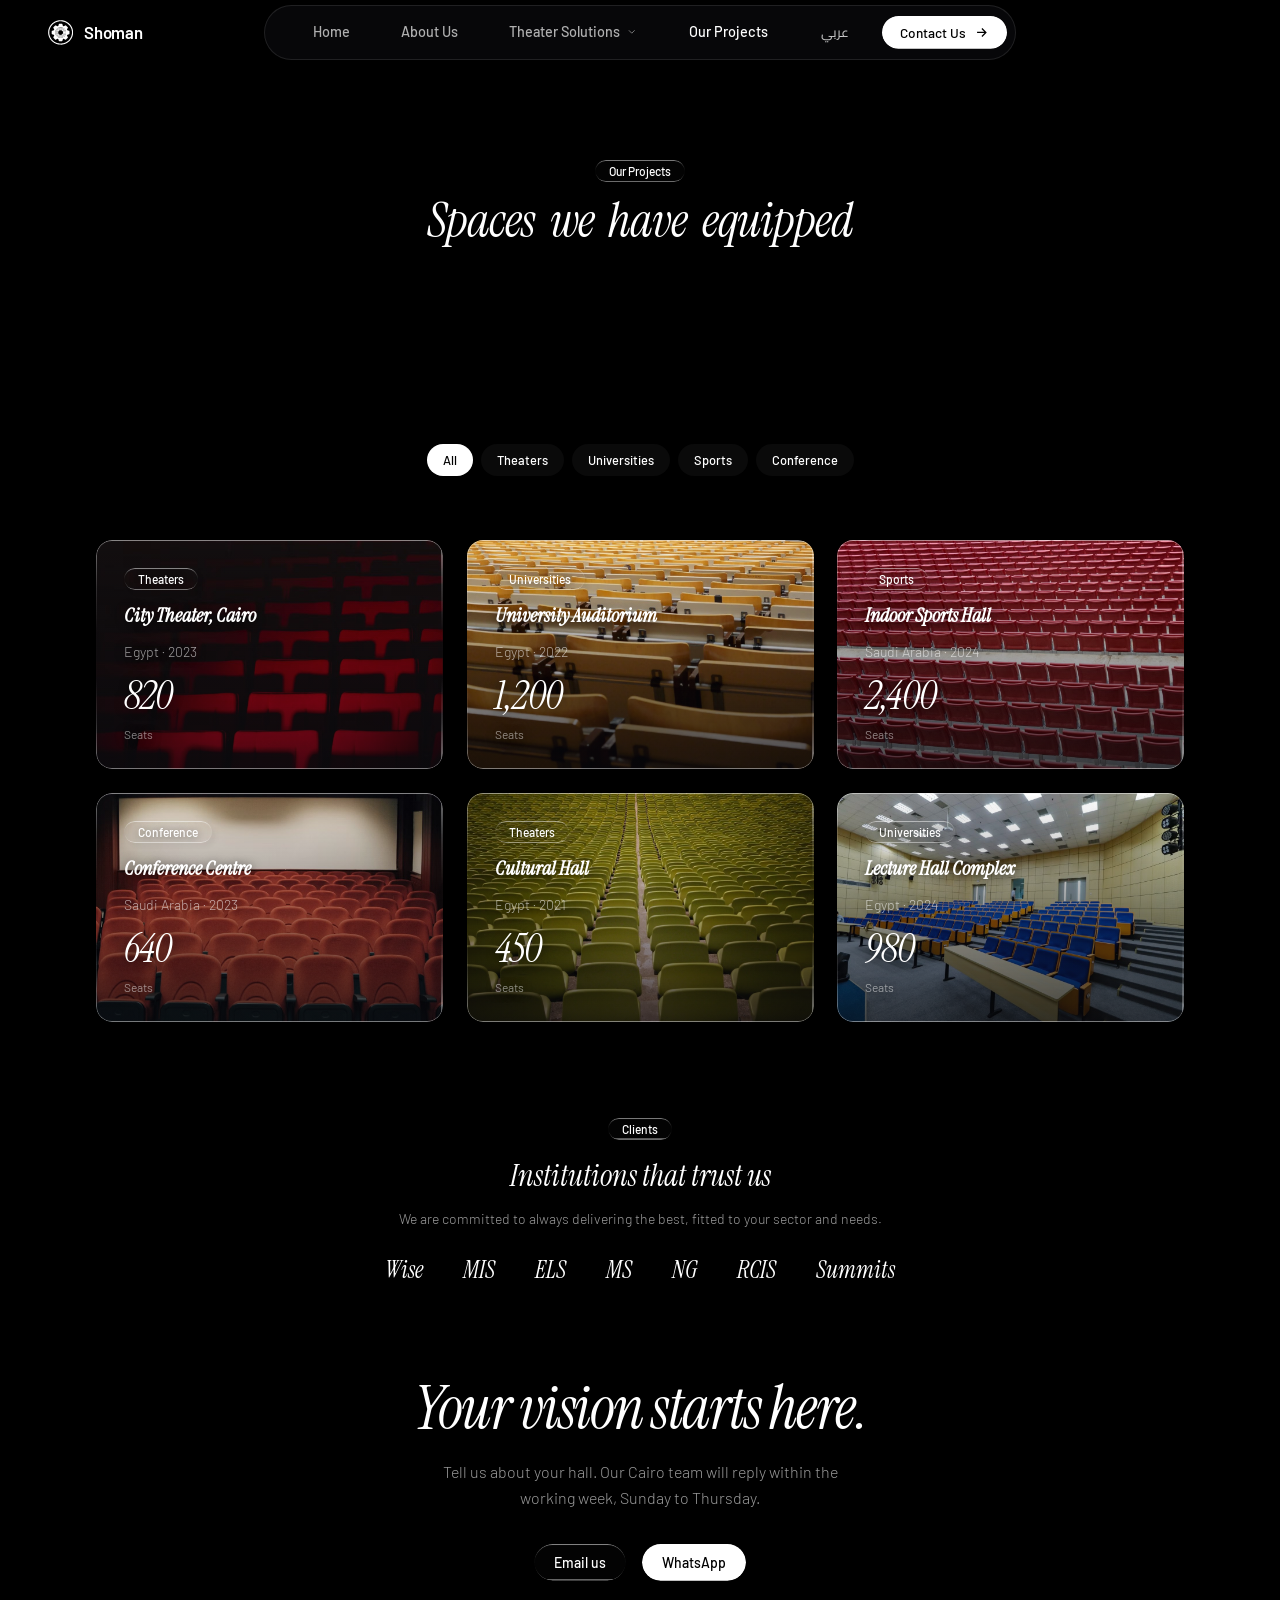
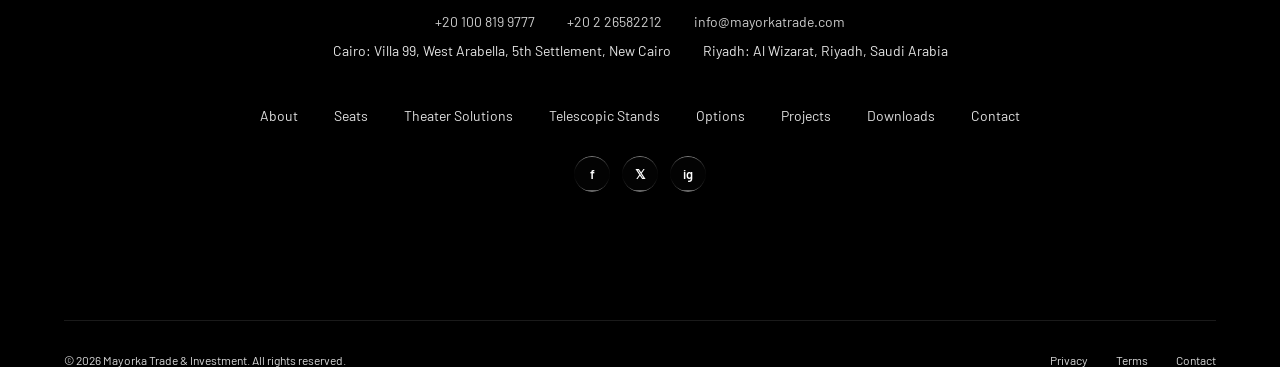
<file: projects.html>
<!doctype html>
<html lang="en" dir="ltr">
<head>
<meta charset="utf-8">
<meta name="viewport" content="width=device-width,initial-scale=1,viewport-fit=cover">
<script src="theme.js"></script>
<title>Shoman | Projects</title>
<link rel="preconnect" href="https://fonts.googleapis.com">
<link rel="preconnect" href="https://fonts.gstatic.com" crossorigin>
<link rel="stylesheet" href="https://fonts.googleapis.com/css2?family=Barlow:wght@300;400;500;600&family=Instrument+Serif:ital@0;1&family=Cairo:wght@300;400;500;600;700&display=swap">
<style>
:root{--bg:#000;--fg:#fff;--muted:rgba(255,255,255,.6);--serif:'Instrument Serif','Cairo',serif;--sans:'Barlow','Cairo',ui-sans-serif,sans-serif}
*{box-sizing:border-box;margin:0;padding:0}
html{scroll-behavior:smooth}
body{background:var(--bg);color:var(--fg);font-family:var(--sans);-webkit-font-smoothing:antialiased;min-height:100svh;overflow-x:hidden}
a{color:inherit;text-decoration:none}ul{list-style:none}
::selection{background:rgba(255,255,255,.25);color:#000}
:focus-visible{outline:3px solid rgba(255,255,255,.5);outline-offset:2px}
.serif{font-family:var(--serif);font-style:italic}
[dir=rtl] .serif{font-style:normal;font-weight:600}
/* liquid glass (identical to Prism) */
.lg,.lgs{background:rgba(255,255,255,.01);background-blend-mode:luminosity;backdrop-filter:blur(4px);-webkit-backdrop-filter:blur(4px);box-shadow:inset 0 1px 1px rgba(255,255,255,.1);position:relative;overflow:hidden}
.lgs{backdrop-filter:blur(50px);-webkit-backdrop-filter:blur(50px);box-shadow:4px 4px 4px rgba(0,0,0,.05),inset 0 1px 1px rgba(255,255,255,.15)}
.lg::before,.lgs::before{content:'';position:absolute;inset:0;border-radius:inherit;padding:1.4px;background:linear-gradient(180deg,rgba(255,255,255,.45),rgba(255,255,255,.15) 20%,rgba(255,255,255,0) 40%,rgba(255,255,255,0) 60%,rgba(255,255,255,.15) 80%,rgba(255,255,255,.45));-webkit-mask:linear-gradient(#fff 0 0) content-box,linear-gradient(#fff 0 0);-webkit-mask-composite:xor;mask-composite:exclude;pointer-events:none}
.rise{animation:rise .6s ease-out both}
.rs{animation:rs .6s ease-out both}
.wr{display:inline-block;animation:wr .7s ease-out both}
@keyframes rise{from{opacity:0;transform:translateY(20px)}to{opacity:1;transform:none}}
@keyframes rs{from{transform:translateY(20px)}to{transform:none}}
@keyframes wr{0%{transform:translateY(50px)}50%{transform:translateY(-5px)}100%{transform:none}}
@media(prefers-reduced-motion:reduce){.rise,.rs,.wr{animation:none}}
/* video backdrop */
.vb{position:absolute;inset:0;width:100%;height:100%;object-fit:cover;z-index:0}
.fb,.ft{position:absolute;inset-inline:0;height:200px;z-index:1;pointer-events:none}
.fb{bottom:0;background:linear-gradient(to top,#000,transparent)}
.ft{top:0;background:linear-gradient(to bottom,#000,transparent)}
.sec{position:relative;overflow:hidden}
.wrap{position:relative;z-index:2;max-width:72rem;margin-inline:auto}
.pad{padding:6rem 1.5rem}
@media(min-width:768px){.pad{padding-inline:4rem}}
@media(min-width:1024px){.pad{padding-inline:6rem}}
/* pieces */
.pill{display:inline-block;border-radius:999px;padding:.25rem .875rem;font-size:.75rem;font-weight:500}
.gbtn{display:inline-flex;align-items:center;justify-content:center;gap:.5rem;border-radius:999px;padding:.625rem 1.25rem;font:500 .875rem var(--sans);color:#fff;border:0;cursor:pointer;white-space:nowrap}
.btn{display:inline-flex;align-items:center;gap:.5rem;border-radius:999px;padding:.625rem 1.25rem;font:500 .875rem var(--sans);background:#fff;color:#000;border:0;cursor:pointer;white-space:nowrap}
.btn.sm{padding:.4rem 1rem}
.ghost{background:none;color:#fff}.ghost:hover{background:rgba(255,255,255,.1)}
h2.h{font-size:2.25rem;line-height:.9;letter-spacing:-.025em;font-weight:400}
@media(min-width:768px){h2.h{font-size:3rem}}@media(min-width:1024px){h2.h{font-size:3.75rem}}
.p{font-size:.875rem;line-height:1.65;font-weight:300;color:var(--muted)}
.ctr{display:flex;flex-direction:column;align-items:center;text-align:center}
svg{width:1.1em;height:1.1em;flex:none}[dir=rtl] .ar{transform:scaleX(-1)}
/* nav */
header{position:fixed;inset-inline:0;top:1rem;z-index:50;padding:0 1.5rem}
@media(min-width:1024px){header{padding:0 4rem}}
nav{display:flex;align-items:center;justify-content:space-between;gap:1rem}
@media(min-width:768px){nav{display:grid;grid-template-columns:1fr auto 1fr}}
.logo{display:flex;align-items:center;gap:.5rem;font-size:1.125rem;font-weight:600;letter-spacing:-.02em;justify-self:start}
.bar{display:flex;align-items:center;gap:.25rem;border-radius:999px;padding:.375rem}
.links{display:none}@media(min-width:768px){.links{display:flex}.bar{padding-inline-start:.5rem}}
.links a{padding:.5rem .75rem;font-size:.875rem;font-weight:500;color:rgba(255,255,255,.9)}.links a:hover{color:#fff}
.lang{background:none;border:0;color:#fff;font:500 .8rem var(--sans);padding:.5rem .75rem;cursor:pointer;border-radius:999px}.lang:hover{background:rgba(255,255,255,.1)}
/* hero */
#home{min-height:100svh;display:flex;flex-direction:column}
.hin{position:relative;z-index:10;flex:1;display:flex;flex-direction:column;align-items:center;text-align:center;padding:9rem 1.5rem 0}
@media(min-width:768px){.hin{padding-top:11rem}}
.hin h1{margin-top:1.5rem;max-width:48rem;font-size:3.75rem;line-height:.85;letter-spacing:-2px;font-weight:400}
[dir=rtl] .hin h1{line-height:1.05;letter-spacing:0}
@media(min-width:768px){.hin h1{font-size:4.5rem}}@media(min-width:1024px){.hin h1{font-size:5.5rem;letter-spacing:-4px}[dir=rtl] .hin h1{letter-spacing:0}}
h1 span.w{display:inline-flex;flex-wrap:wrap;justify-content:center;gap:0 .3em}
.part{margin-top:auto;padding:4rem 0 2rem;gap:1.5rem}
.part ul{display:flex;flex-wrap:wrap;justify-content:center;gap:1rem 3rem}
.part li{font-size:1.5rem;letter-spacing:-.02em}@media(min-width:768px){.part li{font-size:1.875rem}}
/* process */
#process{min-height:700px;display:flex;align-items:center;padding:8rem 1.5rem}
/* features */
.row{display:flex;flex-direction:column;align-items:center;gap:2.5rem;margin-top:4rem}
@media(min-width:1024px){.row{flex-direction:row;gap:4rem;margin-top:6rem}.row.rev{flex-direction:row-reverse}}
.row>*{flex:1}.row h3{font-size:1.875rem;line-height:.95;letter-spacing:-.02em;font-weight:400}
@media(min-width:768px){.row h3{font-size:2.25rem}}
.media{position:relative;aspect-ratio:4/3;width:100%;border-radius:1rem;overflow:hidden}
/* grids */
.g{display:grid;gap:1.5rem;margin-top:4rem;grid-template-columns:1fr}
@media(min-width:768px){.g.b{grid-template-columns:repeat(2,1fr)}.g.t{grid-template-columns:repeat(3,1fr)}}
@media(min-width:1024px){.g.b{grid-template-columns:repeat(4,1fr)}}
.card{border-radius:1rem;padding:1.5rem}
.ico{display:flex;width:2.5rem;height:2.5rem;border-radius:50%;align-items:center;justify-content:center}
.card h3{margin-top:1.5rem;font-size:1.125rem;font-weight:400}.card .p{margin-top:.5rem}
.tag{display:block;margin-top:1.25rem;font-size:.75rem;color:rgba(255,255,255,.5)}
/* stats */
#stats{padding:8rem 1.5rem}
dl{border-radius:1.5rem;padding:3rem;display:grid;grid-template-columns:repeat(2,1fr);gap:2rem;text-align:center}
@media(min-width:768px){dl{padding:4rem}}@media(min-width:1024px){dl{grid-template-columns:repeat(4,1fr)}}
dl div{display:flex;flex-direction:column;gap:.5rem}dt{order:2;font-size:.875rem;font-weight:300;color:var(--muted)}
dd{font-size:2.25rem;letter-spacing:-.02em;font-variant-numeric:tabular-nums}@media(min-width:768px){dd{font-size:3rem}}@media(min-width:1024px){dd{font-size:3.75rem}}
/* cta + footer */
#contact{padding:8rem 1.5rem 2rem}
.cl{display:flex;flex-wrap:wrap;justify-content:center;gap:.75rem 2rem;margin-top:2rem;font-size:.875rem;color:rgba(255,255,255,.8)}
footer{margin-top:8rem;display:flex;flex-direction:column;align-items:center;justify-content:space-between;gap:1rem;border-top:1px solid rgba(255,255,255,.1);padding-top:2rem;font-size:.75rem;color:rgba(255,255,255,.4)}
@media(min-width:640px){footer{flex-direction:row}}
footer nav{display:flex;gap:1.5rem}footer a:hover{color:#fff}

.chips{display:flex;flex-wrap:wrap;justify-content:center;gap:.5rem;margin-top:2.5rem}
.chip{border:0;color:#fff;font:500 .8rem var(--sans);padding:.5rem 1rem;border-radius:999px;cursor:pointer;background:rgba(255,255,255,.04)}
.chip.on{background:#fff;color:#000}
.pc{display:flex;flex-direction:column;gap:.75rem;padding:1.75rem}
.pc[hidden]{display:none}
.pc .n{font-size:2.5rem;letter-spacing:-.02em;line-height:1}
.pc h3{margin:0;font-size:1.25rem}
.soc{display:flex;gap:.5rem;justify-content:center;margin-top:2rem}
.soc a{width:2.25rem;height:2.25rem;border-radius:50%;display:flex;align-items:center;justify-content:center;font-size:.8rem;font-weight:600}
.modal{position:fixed;inset:0;z-index:100;display:none;align-items:center;justify-content:center;padding:1.5rem;background:rgba(0,0,0,.7)}
.modal.on{display:flex}
.box{width:100%;max-width:32rem;border-radius:1.5rem;padding:2rem;background:rgba(10,10,10,.92);position:relative}
.box h3{font-size:1.75rem;font-weight:400;margin-bottom:1rem}.box h4{font-size:.95rem;font-weight:600;margin-top:1.25rem}
.box .p{margin-top:.4rem;color:rgba(255,255,255,.7)}.box .note{margin-top:1.5rem;font-size:.75rem;color:rgba(255,255,255,.4)}
.box button.x{position:absolute;top:1rem;inset-inline-end:1rem;background:none;border:0;color:#fff;font-size:1.25rem;cursor:pointer}
[dir=rtl]{--sans:'Cairo','Barlow',sans-serif}
.pgs{display:flex;flex-wrap:wrap;justify-content:center;gap:.5rem 1.5rem;margin-top:3rem;font-size:.875rem;color:rgba(255,255,255,.7)}.pgs a:hover{color:#fff}
.tabs{display:flex;flex-wrap:wrap;justify-content:center;gap:.5rem;margin-top:2.5rem}.tb{border:0;color:#fff;font:500 .8rem var(--sans);padding:.5rem 1rem;border-radius:999px;cursor:pointer;background:rgba(255,255,255,.04)}.tb.on{background:#fff;color:#000}
.pnl{margin:2rem auto 0;max-width:40rem;padding:2rem;border-radius:1.5rem}.pnl[hidden]{display:none}.pnl ul{margin-top:1.25rem;display:flex;flex-direction:column;gap:.6rem}.pnl li{font-size:.9rem;color:rgba(255,255,255,.85);display:flex;gap:.6rem}.pnl li::before{content:"✓";color:#fff}
.chs{display:flex;flex-wrap:wrap;gap:.5rem;margin-top:1.25rem}.chs .pill{font-weight:400;color:rgba(255,255,255,.85)}
.spec{margin-top:.25rem;display:grid;grid-template-columns:auto 1fr;gap:.35rem 1rem;font-size:.8rem}.spec dt{order:0;color:rgba(255,255,255,.5);font-size:.8rem}.spec dd{font-size:.8rem;letter-spacing:0;font-family:var(--sans);text-align:start}
.cr{display:flex;gap:2rem;align-items:flex-start;flex-wrap:wrap;margin-top:1rem}
.bar.lg{overflow:visible}.links .nl{display:inline-flex;align-items:center;gap:.3rem;border-radius:999px}.links .nl.on{background:rgba(255,255,255,.12);color:#fff}.links .nl:hover{background:rgba(255,255,255,.08)}
.has-dd{position:relative;display:flex}.dd{position:absolute;top:100%;inset-inline-start:0;padding-top:.6rem;display:none;min-width:15rem;z-index:60}.dd-in{border-radius:1.25rem;padding:.4rem;background:rgba(8,8,8,.94)}
.has-dd:hover .dd,.has-dd:focus-within .dd{display:block}.links .dd a{display:block;padding:.6rem .9rem;border-radius:.75rem;font-size:.85rem;color:rgba(255,255,255,.85)}.links .dd a:hover{background:rgba(255,255,255,.1);color:#fff}
.bg{display:inline-flex;padding:.4rem .6rem}@media(min-width:768px){.bg{display:none}}
.mnav{display:none;margin-top:.75rem;border-radius:1.5rem;padding:.5rem;flex-direction:column;background:rgba(8,8,8,.94)}.mnav.on{display:flex}@media(min-width:768px){.mnav{display:none!important}}
.mnav a{padding:.7rem 1rem;border-radius:999px;font-size:.9rem;font-weight:500}.mnav a.on{background:rgba(255,255,255,.12)}.mnav a.sub{padding-inline-start:2rem;font-size:.8rem;color:rgba(255,255,255,.7);font-weight:400}
.scrim{position:fixed;inset:0;z-index:80;background:rgba(0,0,0,.6);opacity:0;pointer-events:none;transition:opacity .3s}.scrim.on{opacity:1;pointer-events:auto}
.panel{position:fixed;top:0;bottom:0;inset-inline-end:0;width:min(28rem,100%);z-index:90;overflow-y:auto;background:rgba(8,8,8,.97);padding:1.5rem;border-inline-start:1px solid rgba(255,255,255,.15);transform:translateX(100%);transition:transform .35s ease}
[dir=rtl] .panel{transform:translateX(-100%)}.panel.on,[dir=rtl] .panel.on{transform:none}
.ph{display:flex;justify-content:space-between;align-items:flex-start;gap:1rem;margin-bottom:1.5rem}.pe{font-size:.75rem;color:rgba(255,255,255,.5)}.ph h3{font-size:2rem;font-weight:400;margin-top:.25rem}
.xb{background:none;border:0;color:#fff;font-size:1.5rem;line-height:1;cursor:pointer;padding:.25rem .5rem;border-radius:999px}.xb:hover{background:rgba(255,255,255,.1)}
.pimg{aspect-ratio:4/3;border-radius:1rem;background:rgba(255,255,255,.04);padding:2rem;margin-bottom:1.25rem}.pimg svg,.cimg svg{width:100%;height:100%}
.cimg{aspect-ratio:16/10;border-radius:.75rem;background:rgba(255,255,255,.04);padding:1rem;margin-bottom:.5rem}
.prow{display:flex;justify-content:space-between;gap:1rem;padding:.75rem 0;border-bottom:1px solid rgba(255,255,255,.1);font-size:.875rem}.prow b{font-weight:500;color:rgba(255,255,255,.55)}
.pbt{display:flex;flex-wrap:wrap;gap:.75rem;margin-top:1.5rem}
.pcard,.pc{cursor:pointer;transition:background .2s}.pcard:hover,.pc:hover{background:rgba(255,255,255,.04)}.hid{display:none!important}
.lmw{display:flex;flex-direction:column;align-items:center;gap:1rem;margin-top:3rem}
.lbx{position:fixed;inset:0;z-index:100;display:none;align-items:center;justify-content:center;padding:1.5rem;background:rgba(0,0,0,.8)}.lbx.on{display:flex}
.lbb{width:100%;max-width:56rem;border-radius:1.5rem;padding:1rem;position:relative;background:rgba(10,10,10,.96)}.lbb .xb{position:absolute;top:1.5rem;inset-inline-end:1.5rem;z-index:3;background:rgba(0,0,0,.5)}
.art{aspect-ratio:16/9;border-radius:1rem;overflow:hidden}.art svg{width:100%;height:100%;display:block}.cap{padding:1.25rem .75rem .5rem}.cap b{font-size:1.5rem;font-weight:400}.cap p{margin-top:.5rem}
</style>
<script>document.documentElement.classList.add("js")</script>
<style id="shoman-smooth">/* ===== Shoman smooth layer ===== */
:root{--ease:cubic-bezier(.22,1,.36,1)}
@keyframes shomanIn{from{opacity:0}to{opacity:1}}
@keyframes shomanUp{from{opacity:0;transform:translateY(16px)}to{opacity:1;transform:none}}
@keyframes shomanPop{from{opacity:0;transform:translateY(12px) scale(.98)}to{opacity:1;transform:none}}
/* page enter / leave */
body{animation:shomanIn .5s ease both}
html.leaving body{opacity:0;transition:opacity .26s ease}
main{transition:opacity .2s ease}main.lswap{opacity:0}
/* scroll reveal (replaces the fire-on-load .rise) */
html.js .rise{animation:none;opacity:0;transform:translateY(28px);transition:opacity .9s var(--ease),transform .9s var(--ease),background-color .3s ease,border-color .3s ease}
html.js .rise.in{opacity:1;transform:none}
html.js .rise.done{transition:transform .4s var(--ease),opacity .4s ease,background-color .3s ease,border-color .3s ease}
html.js .rise.done.pcard:hover,html.js .rise.done.pc:hover{transform:translateY(-4px)}
/* background videos fade in instead of popping */
html.js .vb{opacity:0;transition:opacity 1.2s ease}html.js .vb.ready{opacity:1}
/* nav dropdown + mobile menu */
.dd{display:block;opacity:0;visibility:hidden;transform:translateY(8px);transition:opacity .25s var(--ease),transform .25s var(--ease),visibility 0s linear .25s}
.has-dd:hover .dd,.has-dd:focus-within .dd{opacity:1;visibility:visible;transform:none;transition-delay:0s}
.links .nl svg{transition:transform .25s var(--ease)}.has-dd:hover .nl svg{transform:rotate(180deg)}
.mnav.on{animation:shomanPop .3s var(--ease)}
/* buttons, chips, links */
.btn,.gbtn,.chip,.tb,.lang,.links a,.mnav a,.dd a,.pgs a,footer a,.xb,.soc a{transition:color .25s ease,background-color .25s ease,border-color .25s ease,transform .25s var(--ease),opacity .25s ease}
.btn:hover,.gbtn:hover{transform:translateY(-1px)}.btn:active,.gbtn:active{transform:none}
.chip:hover:not(.on),.tb:hover:not(.on){background:rgba(255,255,255,.1)}
/* modal / lightbox / panel / tab + filter swaps */
.modal.on,.lbx.on{animation:shomanIn .25s ease}
.modal.on .box,.lbx.on .lbb{animation:shomanPop .35s var(--ease)}
.pc.swap,.pnl.swap{animation:shomanUp .5s var(--ease) both}
.pnl:not([hidden]){animation:shomanUp .5s var(--ease) both}
@media(prefers-reduced-motion:reduce){body{animation:none}html.js .rise{opacity:1;transform:none;transition:none}html.js .vb{opacity:1;transition:none}.pnl:not([hidden]),.pc.swap{animation:none}.dd{transition:none}}
/* footer video: dimmed + softened so the text stays readable */
#cta .vb,#contact .vb{filter:brightness(.55) blur(2px);transform:scale(1.05)}
</style>
<link rel="stylesheet" href="theme.css">
<link rel="icon" type="image/svg+xml" href="favicon.svg">
</head>
<body>
<header>
  <nav>
    <a href="index.html" class="logo" aria-label="Shoman"><svg class="lg-ico" viewBox="83 -1 247 242" aria-hidden="true"><path fill="currentColor" fill-rule="evenodd" d="M203.5 79.0 202.4 80.0 197.5 80.0 196.4 81.0 193.5 81.0 192.4 82.0 190.5 82.0 189.6 82.9 188.5 83.0 187.6 83.9 186.5 84.0 185.6 84.9 184.5 85.0 183.6 85.9 182.2 86.1 179.6 88.9 178.2 89.1 173.1 94.2 172.9 95.6 170.1 98.2 170.0 99.4 169.1 100.2 169.0 101.4 168.1 102.2 168.0 103.4 167.0 104.5 167.0 106.4 166.1 107.2 166.0 108.4 165.0 109.5 165.0 111.4 164.0 112.5 164.0 130.4 165.0 131.5 165.0 133.4 165.9 134.2 166.0 135.4 167.0 136.5 167.0 138.4 168.9 140.2 169.0 141.4 169.9 142.2 170.1 143.6 171.9 145.2 172.1 146.6 180.2 154.8 181.6 155.0 183.2 156.8 184.4 156.9 185.2 157.8 186.4 157.9 187.2 158.8 188.4 158.9 189.2 159.8 190.4 159.9 191.5 160.9 193.4 160.9 194.5 161.9 198.4 161.9 199.5 162.9 213.4 162.9 214.5 161.9 218.4 161.9 219.2 161.0 220.4 160.9 221.2 160.0 222.4 159.9 223.5 158.9 225.4 158.9 227.2 157.0 228.4 156.9 229.2 156.0 230.6 155.8 232.2 154.0 233.6 153.8 238.8 148.6 239.0 147.2 241.8 144.6 241.9 143.5 242.8 142.6 242.9 141.5 243.8 140.6 244.0 139.2 245.9 137.4 245.9 134.5 246.8 133.6 246.9 132.5 247.9 131.4 247.9 127.5 248.9 126.4 248.9 115.5 247.9 114.4 247.9 111.5 246.9 110.4 246.9 108.5 245.9 107.4 245.9 105.5 245.0 104.6 244.9 103.5 244.0 102.6 243.9 101.5 243.0 100.6 242.8 99.2 240.0 96.6 239.8 95.2 232.6 88.1 231.2 87.9 229.6 86.1 228.5 86.0 227.6 85.1 226.5 85.0 225.6 84.1 224.5 84.0 223.6 83.1 222.5 83.0 221.4 82.0 219.5 82.0 218.4 81.0 215.5 81.0 214.4 80.0 209.5 80.0 208.4 79.0ZM195.5 89.9 199.4 89.9 200.5 88.9 212.4 88.9 213.5 89.9 216.4 89.9 217.2 90.8 218.4 90.9 219.5 91.9 221.4 91.9 223.2 93.8 224.6 94.0 227.2 96.8 228.6 97.0 231.9 100.2 232.1 101.6 234.9 104.2 235.0 105.4 235.9 106.2 236.0 107.4 236.9 108.2 237.0 109.4 238.0 110.5 238.0 114.4 239.0 115.5 239.0 127.4 238.0 128.5 238.0 131.4 237.1 132.2 237.0 133.4 236.1 134.2 236.0 135.4 235.1 136.2 234.9 137.6 233.1 139.2 232.9 140.6 225.6 147.9 224.2 148.1 222.6 149.9 221.5 150.0 220.4 151.0 218.5 151.0 217.4 152.0 215.5 152.0 214.4 153.0 212.5 153.0 211.4 154.0 201.5 154.0 200.4 153.0 197.5 153.0 196.4 152.0 194.5 152.0 193.4 151.0 191.5 151.0 189.6 149.1 188.2 148.9 185.6 146.1 184.2 145.9 180.0 141.6 179.8 140.2 177.0 137.6 176.9 136.5 175.9 135.4 175.9 133.5 174.9 132.4 174.9 130.5 173.9 129.4 173.9 126.5 172.9 125.4 172.9 117.5 173.9 116.4 173.9 113.5 174.9 112.4 174.9 109.5 175.8 108.6 175.9 107.5 176.8 106.6 176.9 105.5 177.8 104.6 178.0 103.2 186.2 95.0 187.6 94.8 189.2 93.0 190.4 92.9 191.2 92.0 192.4 91.9 193.2 91.0 194.4 90.9ZM192.5 36.0 189.1 39.2 189.0 40.4 188.0 41.5 188.0 43.4 187.0 44.5 187.0 46.4 186.0 47.5 186.0 50.4 185.0 51.5 185.0 53.4 184.0 54.5 184.0 56.4 183.6 56.9 182.5 57.0 181.6 57.9 180.5 58.0 179.6 58.9 178.5 59.0 177.4 60.0 174.5 60.0 172.6 58.1 171.5 58.0 170.6 57.1 169.5 57.0 168.6 56.1 167.5 56.0 166.6 55.1 165.5 55.0 164.6 54.1 163.2 53.9 161.6 52.1 159.5 52.0 158.4 51.0 156.5 51.0 155.6 51.9 154.2 52.1 152.6 53.9 151.2 54.1 150.1 55.2 149.9 56.6 149.4 57.0 148.2 57.1 136.1 69.2 136.0 70.4 135.0 71.5 135.0 75.4 135.9 76.2 136.0 77.4 136.9 78.2 137.1 79.6 138.9 81.2 139.0 82.4 139.9 83.2 140.0 84.4 140.9 85.2 141.0 86.4 141.9 87.2 142.1 88.6 143.9 90.2 144.0 92.4 143.1 93.2 143.0 94.4 142.1 95.2 142.0 96.4 141.1 97.2 140.9 98.6 139.6 99.9 137.5 100.0 136.4 101.0 133.5 101.0 132.4 102.0 130.5 102.0 129.4 103.0 125.5 103.0 124.6 103.9 123.2 104.1 120.1 107.2 120.0 109.4 119.0 110.5 119.0 131.4 120.0 132.5 120.0 134.4 120.9 135.2 121.1 136.6 122.2 137.8 123.4 137.9 124.5 138.9 126.4 138.9 127.5 139.9 131.4 139.9 132.2 140.8 133.4 140.9 134.5 141.9 136.4 141.9 137.5 142.9 140.4 142.9 140.9 143.2 141.0 144.4 142.0 145.5 142.0 147.4 142.9 148.2 143.0 149.4 144.0 150.5 144.0 151.4 143.1 152.2 143.0 153.4 142.1 154.2 141.9 155.6 140.1 157.2 140.0 158.4 139.1 159.2 139.0 160.4 138.1 161.2 138.0 162.4 137.1 163.2 136.9 164.6 135.0 166.5 135.0 170.4 135.9 171.2 136.1 172.6 154.2 190.8 160.4 190.9 162.2 189.0 163.4 188.9 164.2 188.0 165.4 187.9 166.2 187.0 167.4 186.9 168.2 186.0 169.4 185.9 170.2 185.0 171.6 184.8 173.5 182.9 178.4 182.9 179.2 183.8 180.4 183.9 181.2 184.8 182.6 185.0 183.9 186.2 184.0 187.4 185.0 188.5 185.0 190.4 186.0 191.5 186.0 195.4 187.0 196.5 187.0 198.4 188.0 199.5 188.0 201.4 188.9 202.2 189.1 203.6 190.2 204.8 191.4 204.9 192.2 205.8 193.4 205.9 194.5 206.9 217.4 206.9 218.2 206.0 219.4 205.9 220.2 205.0 221.6 204.8 222.8 203.6 222.9 202.5 223.9 201.4 223.9 199.5 224.9 198.4 224.9 196.5 225.9 195.4 225.9 193.5 226.9 192.4 226.9 189.5 227.8 188.6 228.0 187.2 230.2 185.0 231.6 184.8 233.2 183.0 235.4 182.9 236.2 182.0 236.6 182.0 237.4 182.8 238.6 183.0 239.2 183.8 240.6 184.0 242.2 185.8 243.4 185.9 244.2 186.8 245.4 186.9 246.2 187.8 247.4 187.9 248.2 188.8 249.6 189.0 251.5 190.9 257.4 190.9 261.2 187.0 262.6 186.8 263.0 185.2 266.2 182.0 267.6 181.8 268.0 180.2 268.5 179.9 269.6 179.8 270.0 178.2 270.5 177.9 271.6 177.8 275.8 173.6 275.9 172.5 276.9 171.4 276.9 166.5 276.0 165.6 275.9 164.5 275.0 163.6 274.8 162.2 273.0 160.6 272.9 159.5 272.0 158.6 271.9 157.5 271.0 156.6 270.9 155.5 270.0 154.6 269.8 153.2 268.0 151.6 267.9 150.5 269.8 148.6 269.9 146.5 270.8 145.6 271.0 144.2 272.2 143.0 274.4 142.9 275.5 141.9 277.4 141.9 278.5 140.9 280.4 140.9 281.5 139.9 284.4 139.9 285.5 138.9 287.4 138.9 288.2 138.0 289.6 137.8 291.8 135.6 291.9 133.5 292.9 132.4 292.9 110.5 291.9 109.4 291.8 107.2 288.6 104.1 287.5 104.0 286.4 103.0 283.5 103.0 282.4 102.0 280.5 102.0 279.4 101.0 276.5 101.0 275.4 100.0 273.5 100.0 272.6 99.1 271.5 99.0 271.0 98.6 270.9 97.5 269.9 96.4 269.9 94.5 269.0 93.6 268.9 92.6 268.0 91.6 268.0 91.2 268.8 90.5 269.0 89.2 269.8 88.6 269.9 87.5 270.8 86.6 271.0 85.2 272.8 83.6 272.9 82.5 273.8 81.6 273.9 80.5 274.8 79.6 275.0 78.2 276.8 76.6 276.9 74.5 277.8 73.6 277.8 73.2 277.0 72.5 276.8 71.2 276.0 70.6 275.8 69.2 258.6 52.1 256.5 52.0 255.4 51.0 254.5 51.0 253.4 52.0 251.5 52.0 250.6 52.9 249.5 53.0 248.6 53.9 247.5 54.0 246.6 54.9 245.5 55.0 244.6 55.9 243.5 56.0 242.6 56.9 241.5 57.0 240.6 57.9 239.2 58.1 237.6 59.9 235.5 60.0 234.6 59.1 233.5 59.0 232.4 58.0 230.2 57.9 228.0 55.6 227.9 54.5 226.9 53.4 226.9 50.5 225.9 49.4 225.9 46.5 224.9 45.4 224.9 43.5 223.9 42.4 223.9 40.5 219.6 36.1ZM195.5 70.9 217.4 70.9 218.5 71.9 220.4 71.9 221.5 72.9 224.4 72.9 225.2 73.8 226.4 73.9 227.2 74.8 228.4 74.9 229.2 75.8 230.4 75.9 231.2 76.8 232.6 77.0 234.2 78.8 235.6 79.0 237.2 80.8 238.6 81.0 247.9 90.2 248.1 91.6 249.9 93.2 250.0 94.4 250.9 95.2 251.0 96.4 251.9 97.2 252.1 98.6 253.9 100.2 254.0 102.4 254.9 103.2 255.0 104.4 256.0 105.5 256.0 108.4 257.0 109.5 257.0 113.4 258.0 114.5 258.0 127.4 257.0 128.5 257.0 133.4 256.0 134.5 256.0 137.4 255.1 138.2 255.0 139.4 254.1 140.2 254.0 141.4 253.1 142.2 253.0 143.4 252.1 144.2 252.0 145.4 251.1 146.2 250.9 147.6 249.1 149.2 248.9 150.6 246.1 153.2 245.9 154.6 241.6 158.9 240.2 159.1 236.6 162.9 235.2 163.1 233.6 164.9 232.5 165.0 231.6 165.9 230.5 166.0 229.6 166.9 228.5 167.0 227.6 167.9 226.5 168.0 225.6 168.9 224.5 169.0 223.4 170.0 219.5 170.0 218.4 171.0 216.5 171.0 215.4 172.0 197.5 172.0 196.4 171.0 193.5 171.0 192.4 170.0 189.5 170.0 188.4 169.0 186.5 169.0 185.6 168.1 184.5 168.0 183.6 167.1 182.5 167.0 181.6 166.1 180.2 165.9 178.6 164.1 177.2 163.9 175.6 162.1 174.2 161.9 168.6 156.1 167.5 156.0 167.0 155.6 166.8 154.2 164.0 151.6 163.8 150.2 162.0 148.6 161.9 147.5 161.0 146.6 160.8 145.2 159.0 143.6 158.9 141.5 158.0 140.6 157.9 139.5 156.9 138.4 156.9 136.5 155.9 135.4 155.9 132.5 154.9 131.4 154.9 127.5 153.9 126.4 153.9 116.5 154.9 115.4 154.9 111.5 155.9 110.4 155.9 107.5 156.9 106.4 156.9 104.5 157.8 103.6 157.9 102.5 158.9 101.4 158.9 99.5 159.8 98.6 160.0 97.2 161.8 95.6 162.0 94.2 163.8 92.6 164.0 91.2 166.8 88.6 167.0 87.2 170.2 84.0 171.6 83.8 176.2 79.0 177.4 78.9 178.2 78.0 179.6 77.8 181.2 76.0 183.4 75.9 184.2 75.0 185.4 74.9 186.2 74.0 187.4 73.9 188.5 72.9 190.4 72.9 191.5 71.9 194.4 71.9ZM203.0 0.0 201.5 1.0 196.2 1.0 195.0 1.5 190.8 1.5 189.5 2.0 186.4 2.0 183.5 3.0 180.9 3.4 179.5 4.0 177.4 4.0 172.6 5.4 171.1 6.1 169.6 6.4 168.5 7.0 167.2 7.0 165.5 7.5 162.9 8.9 158.8 10.1 155.5 12.0 153.8 12.4 151.5 13.5 150.0 14.8 148.8 15.1 148.0 15.8 146.5 16.2 145.8 17.0 142.5 18.4 140.8 20.0 139.2 20.6 137.5 22.1 136.6 22.4 134.9 23.9 133.2 24.6 129.5 28.1 127.9 28.9 122.5 34.1 121.5 34.5 116.5 39.5 116.1 40.5 110.6 46.2 110.0 47.6 108.0 49.8 106.9 51.9 105.0 53.8 104.0 55.8 102.5 57.5 101.1 60.5 99.6 62.2 98.9 64.8 97.4 66.6 95.9 70.8 94.4 72.8 93.0 77.5 92.1 78.6 92.0 79.5 91.1 80.9 91.0 82.5 88.4 89.8 88.0 92.5 87.0 95.2 87.0 97.5 86.0 99.2 86.0 101.5 85.0 104.2 85.0 113.5 84.5 114.8 84.5 126.0 85.0 127.4 85.0 135.6 86.0 138.4 86.0 140.6 87.0 143.4 87.4 146.0 88.0 147.2 88.4 150.4 89.0 151.4 89.4 154.0 91.0 157.4 91.4 160.0 94.0 165.4 94.2 167.0 96.2 170.5 97.1 173.1 98.0 174.1 99.6 177.6 100.9 179.1 102.2 182.2 104.1 184.4 104.2 185.1 105.5 187.2 109.1 191.4 110.0 193.1 113.1 196.4 113.6 197.6 125.0 209.0 126.5 209.8 131.0 214.0 132.8 214.9 134.6 216.6 136.1 217.2 138.4 219.2 141.5 220.8 143.4 222.4 146.8 223.9 147.5 224.6 151.0 226.1 152.1 227.1 154.9 228.0 155.6 228.6 158.2 229.6 159.6 230.5 161.5 230.9 165.6 232.8 167.5 232.9 168.9 233.8 170.9 234.0 172.2 234.9 173.5 234.9 174.6 235.5 176.2 235.9 177.6 235.9 184.2 237.9 187.5 237.9 189.2 238.9 198.6 238.9 199.9 239.4 202.4 239.4 203.4 239.9 204.5 239.9 205.1 239.6 205.9 238.5 205.9 230.5 206.8 229.6 206.5 229.0 198.5 229.0 197.4 228.0 190.5 228.0 189.4 227.0 184.5 227.0 183.4 226.0 179.5 226.0 178.4 225.0 176.5 225.0 175.4 224.0 172.5 224.0 171.4 223.0 169.5 223.0 168.6 222.1 167.5 222.0 166.4 221.0 164.5 221.0 163.6 220.1 162.5 220.0 161.6 219.1 160.5 219.0 159.4 218.0 157.5 218.0 156.6 217.1 155.5 217.0 154.6 216.1 153.5 216.0 152.6 215.1 151.2 214.9 149.6 213.1 148.2 212.9 146.6 211.1 145.5 211.0 144.6 210.1 143.2 209.9 141.6 208.1 140.2 207.9 137.6 205.1 136.2 204.9 120.0 188.6 119.8 187.2 116.0 183.6 115.8 182.2 114.0 180.6 113.8 179.2 112.0 177.6 111.8 176.2 110.0 174.6 109.9 173.5 109.0 172.6 108.9 171.5 108.0 170.6 107.9 169.5 107.0 168.6 106.9 167.5 106.0 166.6 105.9 165.5 105.0 164.6 104.9 163.5 103.9 162.4 103.9 160.5 103.0 159.6 102.9 158.5 102.0 157.6 101.9 156.5 100.9 155.4 100.9 152.5 99.9 151.4 99.9 149.5 98.9 148.4 98.9 146.5 97.9 145.4 97.9 140.5 96.9 139.4 96.9 135.5 95.9 134.4 95.9 105.5 96.9 104.4 96.9 100.5 97.9 99.4 97.9 94.5 98.9 93.4 98.9 91.5 99.9 90.4 99.9 88.5 100.9 87.4 100.9 84.5 101.8 83.6 101.9 82.5 102.8 81.6 102.9 80.5 103.9 79.4 103.9 77.5 104.8 76.6 104.9 75.5 105.8 74.6 105.9 73.5 106.8 72.6 106.9 71.5 107.8 70.6 107.9 69.5 108.8 68.6 109.0 67.2 110.8 65.6 110.9 64.5 111.8 63.6 112.0 62.2 113.8 60.6 114.0 59.2 116.8 56.6 117.0 55.2 120.8 51.6 121.0 50.2 133.2 38.0 134.6 37.8 138.2 34.0 139.6 33.8 142.2 31.0 143.4 30.9 144.2 30.0 145.6 29.8 147.2 28.0 148.6 27.8 150.2 26.0 151.4 25.9 152.2 25.0 153.4 24.9 154.2 24.0 155.4 23.9 156.2 23.0 157.4 22.9 158.2 22.0 159.4 21.9 160.2 21.0 161.4 20.9 162.5 19.9 164.4 19.9 165.2 19.0 166.4 18.9 167.5 17.9 169.4 17.9 170.5 16.9 173.4 16.9 174.5 15.9 176.4 15.9 177.5 14.9 181.4 14.9 182.5 13.9 185.4 13.9 186.5 12.9 190.4 12.9 191.5 11.9 205.6 11.8 205.9 11.4 205.9 1.4 204.6 0.0Z"/><path fill="currentColor" fill-rule="evenodd" d="M195.5 90.0 194.6 90.9 193.5 91.0 192.6 91.9 191.5 92.0 190.6 92.9 189.2 93.1 187.6 94.9 186.2 95.1 178.1 103.2 178.0 104.4 177.1 105.2 177.0 106.4 176.1 107.2 176.0 108.4 175.0 109.5 175.0 112.4 174.0 113.5 174.0 116.4 173.0 117.5 173.0 125.4 174.0 126.5 174.0 129.4 175.0 130.5 175.0 132.4 176.0 133.5 176.0 135.4 176.9 136.2 177.1 137.6 179.9 140.2 180.1 141.6 184.2 145.8 185.6 146.0 188.2 148.8 189.6 149.0 191.5 150.9 193.4 150.9 194.5 151.9 196.4 151.9 197.5 152.9 200.4 152.9 201.5 153.9 211.4 153.9 212.5 152.9 214.4 152.9 215.5 151.9 217.4 151.9 218.5 150.9 220.4 150.9 221.2 150.0 222.6 149.8 224.2 148.0 225.6 147.8 232.8 140.6 233.0 139.2 234.8 137.6 234.9 136.5 235.8 135.6 235.9 134.5 236.8 133.6 236.9 132.5 237.9 131.4 237.9 128.5 238.9 127.4 238.9 115.5 237.9 114.4 237.9 110.5 237.0 109.6 236.9 108.5 236.0 107.6 235.9 106.5 235.0 105.6 234.8 104.2 232.0 101.6 231.8 100.2 228.6 97.1 227.2 96.9 224.6 94.1 223.2 93.9 221.4 92.0 219.5 92.0 218.6 91.1 217.5 91.0 216.4 90.0 213.5 90.0 212.4 89.0 200.5 89.0 199.4 90.0ZM201.5 97.9 211.4 97.9 212.5 98.9 214.4 98.9 215.2 99.8 216.4 99.9 217.2 100.8 218.6 101.0 220.2 102.8 221.6 103.0 224.9 106.2 225.1 107.6 226.9 109.2 227.1 110.6 228.9 112.2 229.0 114.4 230.0 115.5 230.0 127.4 229.1 128.2 229.0 129.4 228.1 130.2 228.0 131.4 227.1 132.2 226.9 133.6 225.1 135.2 224.9 136.6 222.6 138.9 221.2 139.1 218.6 141.9 217.5 142.0 216.4 143.0 214.5 143.0 213.4 144.0 210.5 144.0 209.4 145.0 204.5 145.0 203.4 144.0 198.5 144.0 197.6 143.1 196.5 143.0 195.6 142.1 194.2 141.9 192.6 140.1 191.2 139.9 186.0 134.6 185.9 133.5 185.0 132.6 184.9 131.5 184.0 130.6 183.9 129.5 182.9 128.4 182.9 114.5 183.8 113.6 183.9 112.5 184.8 111.6 184.9 110.5 185.8 109.6 186.0 108.2 192.2 102.0 193.4 101.9 194.2 101.0 195.4 100.9 196.2 100.0 197.4 99.9 198.5 98.9 200.4 98.9ZM195.5 71.0 194.4 72.0 191.5 72.0 190.4 73.0 188.5 73.0 187.6 73.9 186.5 74.0 185.6 74.9 184.5 75.0 183.4 76.0 181.5 76.0 179.6 77.9 178.5 78.0 177.6 78.9 176.2 79.1 171.6 83.9 170.2 84.1 167.1 87.2 166.9 88.6 164.1 91.2 163.9 92.6 162.1 94.2 161.9 95.6 160.1 97.2 160.0 98.4 159.0 99.5 159.0 101.4 158.1 102.2 158.0 103.4 157.0 104.5 157.0 106.4 156.0 107.5 156.0 110.4 155.0 111.5 155.0 115.4 154.0 116.5 154.0 126.4 155.0 127.5 155.0 131.4 156.0 132.5 156.0 135.4 157.0 136.5 157.0 138.4 157.9 139.2 158.0 140.4 159.0 141.5 159.1 143.6 160.9 145.2 161.0 146.4 161.9 147.2 162.1 148.6 163.9 150.2 164.1 151.6 166.9 154.2 167.1 155.6 168.6 156.0 174.2 161.8 175.6 162.0 177.2 163.8 178.6 164.0 180.2 165.8 181.4 165.9 182.2 166.8 183.4 166.9 184.2 167.8 185.4 167.9 186.5 168.9 188.4 168.9 189.5 169.9 192.4 169.9 193.5 170.9 196.4 170.9 197.5 171.9 215.4 171.9 216.5 170.9 218.4 170.9 219.5 169.9 223.4 169.9 224.2 169.0 225.4 168.9 226.2 168.0 227.4 167.9 228.2 167.0 229.4 166.9 230.2 166.0 231.4 165.9 232.2 165.0 233.6 164.8 235.2 163.0 236.6 162.8 240.2 159.0 241.6 158.8 245.8 154.6 246.0 153.2 248.8 150.6 249.0 149.2 250.8 147.6 250.9 146.5 251.8 145.6 251.9 144.5 252.8 143.6 252.9 142.5 253.8 141.6 253.9 140.5 254.8 139.6 254.9 138.5 255.9 137.4 255.9 134.5 256.9 133.4 256.9 128.5 257.9 127.4 257.9 114.5 256.9 113.4 256.9 109.5 255.9 108.4 255.9 105.5 255.0 104.6 254.9 103.5 253.9 102.4 253.9 100.5 252.0 98.6 251.9 97.5 251.0 96.6 250.9 95.5 250.0 94.6 249.8 93.2 248.0 91.6 247.8 90.2 238.6 81.1 237.2 80.9 235.6 79.1 234.2 78.9 232.6 77.1 231.5 77.0 230.6 76.1 229.5 76.0 228.6 75.1 227.5 75.0 226.6 74.1 225.5 74.0 224.4 73.0 221.5 73.0 220.4 72.0 218.5 72.0 217.4 71.0ZM203.5 78.9 208.4 78.9 209.5 79.9 214.4 79.9 215.5 80.9 218.4 80.9 219.5 81.9 221.4 81.9 222.2 82.8 223.4 82.9 224.2 83.8 225.4 83.9 226.2 84.8 227.4 84.9 228.2 85.8 229.6 86.0 231.2 87.8 232.6 88.0 239.9 95.2 240.1 96.6 242.9 99.2 243.0 100.4 243.9 101.2 244.0 102.4 244.9 103.2 245.0 104.4 246.0 105.5 246.0 107.4 247.0 108.5 247.0 110.4 248.0 111.5 248.0 114.4 249.0 115.5 249.0 126.4 248.0 127.5 248.0 131.4 247.1 132.2 247.0 133.4 246.0 134.5 246.0 137.4 244.1 139.2 244.0 140.4 243.1 141.2 243.0 142.4 242.1 143.2 241.9 144.6 239.1 147.2 238.9 148.6 233.6 153.9 232.2 154.1 230.6 155.9 229.5 156.0 228.6 156.9 227.2 157.1 225.6 158.9 223.5 159.0 222.6 159.9 221.5 160.0 220.6 160.9 219.5 161.0 218.4 162.0 214.5 162.0 213.4 163.0 199.5 163.0 198.4 162.0 194.5 162.0 193.4 161.0 191.5 161.0 190.6 160.1 189.5 160.0 188.6 159.1 187.5 159.0 186.6 158.1 185.5 158.0 184.6 157.1 183.2 156.9 181.6 155.1 180.2 154.9 172.0 146.6 171.8 145.2 170.0 143.6 169.9 142.5 169.0 141.6 168.8 140.2 167.0 138.6 166.9 136.5 166.0 135.6 165.9 134.5 164.9 133.4 164.9 131.5 163.9 130.4 163.9 112.5 164.9 111.4 164.9 109.5 165.8 108.6 165.9 107.5 166.9 106.4 166.9 104.5 167.8 103.6 167.9 102.5 168.8 101.6 168.9 100.5 169.8 99.6 170.0 98.2 172.8 95.6 173.0 94.2 178.2 89.0 179.6 88.8 182.2 86.0 183.4 85.9 184.2 85.0 185.4 84.9 186.2 84.0 187.4 83.9 188.2 83.0 189.4 82.9 190.5 81.9 192.4 81.9 193.5 80.9 196.4 80.9 197.5 79.9 202.4 79.9ZM206.8 0.9 206.0 1.5 206.0 10.4 207.2 11.8 217.4 11.9 218.5 12.9 224.4 12.9 225.5 13.9 228.4 13.9 229.5 14.9 233.4 14.9 234.5 15.9 237.4 15.9 238.5 16.9 241.4 16.9 242.2 17.8 243.4 17.9 244.5 18.9 246.4 18.9 247.2 19.8 248.4 19.9 249.2 20.8 250.4 20.9 251.5 21.9 253.4 21.9 254.2 22.8 255.4 22.9 256.2 23.8 257.4 23.9 258.2 24.8 259.4 24.9 260.2 25.8 261.6 26.0 263.2 27.8 264.6 28.0 266.2 29.8 267.4 29.9 268.2 30.8 269.6 31.0 271.2 32.8 272.6 33.0 276.2 36.8 277.6 37.0 285.2 44.8 286.6 45.0 287.0 45.5 287.1 46.6 291.9 51.2 292.1 52.6 295.9 56.2 296.1 57.6 298.9 60.2 299.1 61.6 300.9 63.2 301.0 64.4 301.9 65.2 302.1 66.6 303.9 68.2 304.0 69.4 304.9 70.2 305.0 71.4 306.0 72.5 306.0 74.4 306.9 75.2 307.0 76.4 307.9 77.2 308.0 78.4 308.9 79.2 309.0 80.4 309.9 81.2 310.0 82.4 311.0 83.5 311.0 86.4 312.0 87.5 312.0 89.4 312.9 90.2 313.0 91.4 314.0 92.5 314.0 98.4 315.0 99.5 315.0 102.4 316.0 103.5 316.0 107.4 317.0 108.5 317.0 131.4 316.0 132.5 316.0 137.4 315.0 138.5 315.0 141.4 314.0 142.5 314.0 147.4 313.0 148.5 313.0 150.4 312.0 151.5 312.0 153.4 311.0 154.5 311.0 156.4 310.0 157.5 310.0 159.4 309.1 160.2 309.0 161.4 308.1 162.2 308.0 163.4 307.1 164.2 307.0 165.4 306.0 166.5 306.0 168.4 304.1 170.2 304.0 171.4 303.1 172.2 303.0 173.4 302.1 174.2 301.9 175.6 300.1 177.2 299.9 178.6 298.1 180.2 297.9 181.6 295.1 184.2 294.9 185.6 291.1 189.2 290.9 190.6 280.6 200.9 279.2 201.1 273.6 206.9 272.2 207.1 270.6 208.9 269.2 209.1 267.6 210.9 266.5 211.0 265.6 211.9 264.2 212.1 262.6 213.9 261.5 214.0 260.6 214.9 259.5 215.0 258.6 215.9 257.5 216.0 256.6 216.9 255.5 217.0 254.6 217.9 253.5 218.0 252.6 218.9 251.5 219.0 250.6 219.9 249.5 220.0 248.4 221.0 246.5 221.0 245.6 221.9 244.5 222.0 243.4 223.0 240.5 223.0 239.4 224.0 237.5 224.0 236.4 225.0 234.5 225.0 233.4 226.0 228.5 226.0 227.4 227.0 223.5 227.0 222.4 228.0 214.5 228.0 213.4 229.0 207.2 229.1 206.0 230.5 206.1 238.6 208.2 239.9 213.5 239.9 214.5 239.4 223.6 238.9 227.2 237.9 228.6 237.9 234.2 236.2 237.4 236.1 238.8 235.4 241.6 234.9 243.2 233.9 248.1 232.5 249.5 231.6 251.5 231.1 259.9 227.5 262.5 225.9 267.0 223.9 268.1 222.9 271.6 221.1 272.9 220.0 274.2 219.4 276.4 217.6 278.2 216.6 280.2 214.8 282.6 213.2 288.6 208.2 298.9 198.0 300.6 195.4 303.6 192.2 308.9 185.0 310.9 181.0 313.1 177.6 319.5 164.6 321.2 160.1 321.5 158.5 323.4 154.2 324.2 151.2 324.4 149.0 325.2 145.2 326.2 142.4 326.4 140.4 327.2 137.9 327.2 132.5 327.9 130.6 327.9 127.1 328.4 122.1 328.4 115.2 327.9 113.6 327.9 109.1 327.1 106.2 327.2 102.8 326.9 100.4 324.5 92.4 324.2 89.4 323.4 86.5 321.6 82.6 321.1 80.4 318.6 73.9 317.6 72.2 317.2 70.8 310.9 58.9 309.8 57.6 308.9 55.9 304.4 49.5 299.9 43.8 293.9 37.8 292.1 35.6 291.1 35.0 285.2 29.2 283.2 28.1 281.0 26.0 279.1 25.0 278.2 24.1 276.2 23.1 273.5 20.6 272.1 20.1 268.5 17.6 261.1 14.0 259.6 12.8 255.4 11.2 252.2 9.6 244.0 6.9 242.6 6.0 241.2 6.0 236.9 4.5 233.1 4.0 229.4 2.8 226.8 2.5 225.6 2.0 216.6 1.5 215.5 1.0 212.4 0.8Z"/></svg>Shoman</a>
    <div class="lg bar">
      <div class="links"><a href="index.html" class="nl" data-en="Home" data-ar="الرئيسية">Home</a><a href="about.html" class="nl" data-en="About Us" data-ar="من نحن">About Us</a><div class="has-dd"><a href="theater.html" class="nl" aria-haspopup="true"><span data-en="Theater Solutions" data-ar="حلول المسارح">Theater Solutions</span><svg viewBox="0 0 24 24" fill="none" stroke="currentColor" stroke-width="2" style="width:.8em;height:.8em"><path d="m6 9 6 6 6-6"/></svg></a><div class="dd" role="menu"><div class="dd-in lgs"><a class="all" href="theater.html" role="menuitem" data-en="All Theater Solutions" data-ar="كل حلول المسارح">All Theater Solutions</a><a href="theater.html#svc-arch" role="menuitem" data-en="Architecture &amp; Design" data-ar="العمارة والتصميم">Architecture &amp; Design</a><a href="theater.html#svc-audio" role="menuitem" data-en="Pro Audio" data-ar="الصوتيات الاحترافية">Pro Audio</a><a href="theater.html#svc-light" role="menuitem" data-en="Pro Lighting" data-ar="الإضاءة الاحترافية">Pro Lighting</a><a href="theater.html#svc-visual" role="menuitem" data-en="Visual &amp; Effects" data-ar="المؤثرات البصرية">Visual &amp; Effects</a><a href="theater.html#svc-mech" role="menuitem" data-en="Mechanism" data-ar="الميكانيزم">Mechanism</a><a href="theater.html#svc-care" role="menuitem" data-en="Annual Care Packages" data-ar="باقات الصيانة السنوية">Annual Care Packages</a></div></div></div><a href="projects.html" class="nl on" data-en="Our Projects" data-ar="مشاريعنا">Our Projects</a></div>
      <button class="lang" id="lang" aria-label="Switch language">عربي</button>
      <a href="contact.html" class="btn sm"><span data-en="Contact Us" data-ar="تواصل معنا">Contact Us</span><svg class="ar" viewBox="0 0 24 24" fill="none" stroke="currentColor" stroke-width="2"><path d="M7 17 17 7M8 7h9v9"/></svg></a>
      <button class="lang bg" id="bg" aria-label="Menu" aria-expanded="false"><svg viewBox="0 0 24 24" fill="none" stroke="currentColor" stroke-width="2" style="width:1.25rem;height:1.25rem"><path d="M4 7h16M4 12h16M4 17h16"/></svg></button>
    </div>
  </nav>
  <div class="mnav lg" id="mnav"><a href="index.html" class="m" data-en="Home" data-ar="الرئيسية">Home</a><a href="about.html" class="m" data-en="About Us" data-ar="من نحن">About Us</a><div class="mrow"><a href="theater.html" class="m" data-en="Theater Solutions" data-ar="حلول المسارح">Theater Solutions</a><button type="button" class="mtog" aria-expanded="false" aria-label="Toggle submenu"><svg viewBox="0 0 24 24" fill="none" stroke="currentColor" stroke-width="2"><path d="m6 9 6 6 6-6"/></svg></button></div><div class="msub"><a class="sub" href="theater.html#svc-arch" data-en="Architecture &amp; Design" data-ar="العمارة والتصميم">Architecture &amp; Design</a><a class="sub" href="theater.html#svc-audio" data-en="Pro Audio" data-ar="الصوتيات الاحترافية">Pro Audio</a><a class="sub" href="theater.html#svc-light" data-en="Pro Lighting" data-ar="الإضاءة الاحترافية">Pro Lighting</a><a class="sub" href="theater.html#svc-visual" data-en="Visual &amp; Effects" data-ar="المؤثرات البصرية">Visual &amp; Effects</a><a class="sub" href="theater.html#svc-mech" data-en="Mechanism" data-ar="الميكانيزم">Mechanism</a><a class="sub" href="theater.html#svc-care" data-en="Annual Care Packages" data-ar="باقات الصيانة السنوية">Annual Care Packages</a></div><a href="projects.html" class="m on" data-en="Our Projects" data-ar="مشاريعنا">Our Projects</a><a href="contact.html" class="m" data-en="Contact Us" data-ar="تواصل معنا">Contact Us</a></div>
</header>
<script>(function(){var b=document.getElementById("bg"),m=document.getElementById("mnav");b.addEventListener("click",function(){var o=m.classList.toggle("on");b.setAttribute("aria-expanded",o)});m.addEventListener("click",function(e){if(e.target.tagName==="A")m.classList.remove("on")})})()</script>
<main>
<section class="sec" style="padding:10rem 1.5rem 4rem"><video class="vb" src="cta.mp4" autoplay loop muted playsinline aria-hidden="true" tabindex="-1"></video><div class="fb"></div><div aria-hidden="true" style="position:absolute;inset:0;z-index:0;background:rgba(0,0,0,.45)"></div><div class="wrap ctr" style="max-width:48rem"><span class="lg pill rise" style="margin-bottom:1rem" data-en="Our Projects" data-ar="مشاريعنا"></span><h1 id="h1" class="serif" style="font-size:3rem;line-height:.95;letter-spacing:-.02em;font-weight:400" data-en="Spaces we have equipped" data-ar="قاعات جهّزناها"></h1></div></section>
<section class="pad"><div class="wrap"><div class="chips" id="chips"><button class="chip on" data-chip="all" data-en="All" data-ar="الكل"></button><button class="chip" data-chip="theaters" data-en="Theaters" data-ar="المسارح"></button><button class="chip" data-chip="universities" data-en="Universities" data-ar="الجامعات"></button><button class="chip" data-chip="sports" data-en="Sports" data-ar="الرياضة"></button><button class="chip" data-chip="conference" data-en="Conference" data-ar="المؤتمرات"></button></div><div class="g t" id="pgrid"><article class="rise lg pc has-bg" data-lb="0" tabindex="0" role="button" data-s="theaters" style="--bgi:url('img/pexels-35657609.jpg'),url('https://images.pexels.com/photos/35657609/pexels-photo-35657609.jpeg?auto=compress&cs=tinysrgb&w=900');"><span class="lgs pill" style="align-self:flex-start" data-en="Theaters" data-ar="المسارح"></span><h3 class="serif" data-en="City Theater, Cairo" data-ar="مسرح المدينة، القاهرة"></h3><p class="p" data-en="Egypt · 2023" data-ar="مصر · 2023"></p><div class="n serif" dir="ltr">820</div><span class="tag" style="margin:0" data-en="Seats" data-ar="مقعد"></span></article><article class="rise lg pc has-bg" data-lb="1" tabindex="0" role="button" data-s="universities" style="--bgi:url('img/pexels-34991640.jpg'),url('https://images.pexels.com/photos/34991640/pexels-photo-34991640.jpeg?auto=compress&cs=tinysrgb&w=900');"><span class="lgs pill" style="align-self:flex-start" data-en="Universities" data-ar="الجامعات"></span><h3 class="serif" data-en="University Auditorium" data-ar="قاعة جامعية"></h3><p class="p" data-en="Egypt · 2022" data-ar="مصر · 2022"></p><div class="n serif" dir="ltr">1,200</div><span class="tag" style="margin:0" data-en="Seats" data-ar="مقعد"></span></article><article class="rise lg pc has-bg" data-lb="2" tabindex="0" role="button" data-s="sports" style="--bgi:url('img/pexels-34283801.jpg'),url('https://images.pexels.com/photos/34283801/pexels-photo-34283801.jpeg?auto=compress&cs=tinysrgb&w=900');"><span class="lgs pill" style="align-self:flex-start" data-en="Sports" data-ar="الرياضة"></span><h3 class="serif" data-en="Indoor Sports Hall" data-ar="صالة رياضية مغطاة"></h3><p class="p" data-en="Saudi Arabia · 2024" data-ar="السعودية · 2024"></p><div class="n serif" dir="ltr">2,400</div><span class="tag" style="margin:0" data-en="Seats" data-ar="مقعد"></span></article><article class="rise lg pc has-bg" data-lb="3" tabindex="0" role="button" data-s="conference" style="--bgi:url('img/pexels-25857614.jpg'),url('https://images.pexels.com/photos/25857614/pexels-photo-25857614.jpeg?auto=compress&cs=tinysrgb&w=900');"><span class="lgs pill" style="align-self:flex-start" data-en="Conference" data-ar="المؤتمرات"></span><h3 class="serif" data-en="Conference Centre" data-ar="مركز مؤتمرات"></h3><p class="p" data-en="Saudi Arabia · 2023" data-ar="السعودية · 2023"></p><div class="n serif" dir="ltr">640</div><span class="tag" style="margin:0" data-en="Seats" data-ar="مقعد"></span></article><article class="rise lg pc has-bg" data-lb="4" tabindex="0" role="button" data-s="theaters" style="--bgi:url('img/pexels-1679617.jpg'),url('https://images.pexels.com/photos/1679617/pexels-photo-1679617.jpeg?auto=compress&cs=tinysrgb&w=900');"><span class="lgs pill" style="align-self:flex-start" data-en="Theaters" data-ar="المسارح"></span><h3 class="serif" data-en="Cultural Hall" data-ar="قاعة ثقافية"></h3><p class="p" data-en="Egypt · 2021" data-ar="مصر · 2021"></p><div class="n serif" dir="ltr">450</div><span class="tag" style="margin:0" data-en="Seats" data-ar="مقعد"></span></article><article class="rise lg pc has-bg" data-lb="5" tabindex="0" role="button" data-s="universities" style="--bgi:url('img/pexels-36834057.jpg'),url('https://images.pexels.com/photos/36834057/pexels-photo-36834057.jpeg?auto=compress&cs=tinysrgb&w=900');"><span class="lgs pill" style="align-self:flex-start" data-en="Universities" data-ar="الجامعات"></span><h3 class="serif" data-en="Lecture Hall Complex" data-ar="مجمع قاعات محاضرات"></h3><p class="p" data-en="Egypt · 2024" data-ar="مصر · 2024"></p><div class="n serif" dir="ltr">980</div><span class="tag" style="margin:0" data-en="Seats" data-ar="مقعد"></span></article></div><div class="rise ctr" style="margin-top:6rem"><span class="lg pill" data-en="Clients" data-ar="عملاؤنا"></span><h3 class="serif" data-en="Institutions that trust us" data-ar="مؤسسات وثقت بنا" style="font-size:1.875rem;font-weight:400;margin-top:1rem"></h3><p class="p" data-en="We are committed to always delivering the best, fitted to your sector and needs." data-ar="نحن ملتزمون بتقديم الأفضل دائما وبما يتناسب مع قطاع أعمالك واحتياجاتك." style="margin-top:.75rem;max-width:32rem"></p><ul style="display:flex;flex-wrap:wrap;justify-content:center;gap:1rem 2.5rem;margin-top:1.5rem"><li class="serif" style="font-size:1.5rem">Wise</li><li class="serif" style="font-size:1.5rem">MIS</li><li class="serif" style="font-size:1.5rem">ELS</li><li class="serif" style="font-size:1.5rem">MS</li><li class="serif" style="font-size:1.5rem">NG</li><li class="serif" style="font-size:1.5rem">RCIS</li><li class="serif" style="font-size:1.5rem">Summits</li></ul></div></div></section>
<!-- CTA + FOOTER on the footer video -->
<section id="cta" class="sec">
  <video class="vb" src="cta.mp4" autoplay loop muted playsinline aria-hidden="true" tabindex="-1"></video>
  <div class="ft"></div>
  <div class="wrap">
    <div class="rise ctr">
      <h2 class="h serif" style="max-width:48rem" data-en="Your vision starts here." data-ar="رؤيتك تبدأ من هنا."></h2>
      <p class="p" style="margin-top:1.5rem;max-width:28rem;font-size:1rem" data-en="Tell us about your hall. Our Cairo team will reply within the working week, Sunday to Thursday." data-ar="حدّثنا عن قاعتك. سيرد فريقنا في القاهرة خلال أسبوع العمل، من الأحد إلى الخميس."></p>
      <div style="margin-top:2rem;display:flex;flex-wrap:wrap;gap:1rem;justify-content:center">
        <a class="gbtn lgs" href="mailto:info@mayorkatrade.com" data-en="Email us" data-ar="راسلنا">Email us</a>
        <a class="btn" href="https://wa.me/201008199777" data-en="WhatsApp" data-ar="واتساب">WhatsApp</a>
      </div>
      <div class="cl"><span dir="ltr">+20 100 819 9777</span><span dir="ltr">+20 2 26582212</span><span dir="ltr">info@mayorkatrade.com</span></div>
      <div class="cl" style="margin-top:.75rem;color:rgba(255,255,255,.6)"><span data-en="Cairo: Villa 99, West Arabella, 5th Settlement, New Cairo" data-ar="القاهرة: فيلا 99، ويست أرابيلا، التجمع الخامس، القاهرة الجديدة"></span><span data-en="Riyadh: Al Wizarat, Riyadh, Saudi Arabia" data-ar="الرياض: الوزارات، الرياض، المملكة العربية السعودية"></span></div>
    </div>
    <nav class="pgs" aria-label="Pages"><a href="about.html" data-en="About" data-ar="من نحن">About</a><a href="seats.html" data-en="Seats" data-ar="المقاعد">Seats</a><a href="theater.html" data-en="Theater Solutions" data-ar="حلول المسارح">Theater Solutions</a><a href="telescopic.html" data-en="Telescopic Stands" data-ar="المدرجات القابلة للطي">Telescopic Stands</a><a href="options.html" data-en="Options" data-ar="الخيارات">Options</a><a href="projects.html" data-en="Projects" data-ar="المشاريع">Projects</a><a href="downloads.html" data-en="Downloads" data-ar="التحميلات">Downloads</a><a href="contact.html" data-en="Contact" data-ar="تواصل">Contact</a></nav>
    <div class="soc"><a class="lg" href="#" target="_blank" rel="noopener" aria-label="Facebook">f</a><a class="lg" href="#" target="_blank" rel="noopener" aria-label="X">𝕏</a><a class="lg" href="#" target="_blank" rel="noopener" aria-label="Instagram">ig</a></div>
    <footer>
      <p data-en="© 2026 Mayorka Trade & Investment. All rights reserved." data-ar="© 2026 مايوركا للتجارة والاستثمار. جميع الحقوق محفوظة."></p>
      <nav><a href="#" data-legal="privacy" data-en="Privacy" data-ar="الخصوصية">Privacy</a><a href="#" data-legal="terms" data-en="Terms" data-ar="الشروط">Terms</a><a href="#contact" data-en="Contact" data-ar="تواصل">Contact</a></nav>
    </footer>
  </div>
</section>
</main>
<div class="modal" id="legal" role="dialog" aria-modal="true" aria-labelledby="lt"><div class="box lgs">
  <button class="x" id="lx" aria-label="Close">×</button>
  <div id="l-privacy" hidden><h3 class="serif" id="lt" data-en="Privacy" data-ar="الخصوصية"></h3>
    <h4 data-en="What we collect" data-ar="ما نجمعه"></h4><p class="p" data-en="This site does not collect personal data. There are no accounts, forms or newsletters." data-ar="لا يجمع هذا الموقع أي بيانات شخصية. لا توجد حسابات أو نماذج أو نشرات بريدية."></p>
    <h4 data-en="Contact" data-ar="التواصل"></h4><p class="p" data-en="Messages sent by phone, email or WhatsApp are handled by the Shoman team only." data-ar="الرسائل المرسلة عبر الهاتف أو البريد أو واتساب يتعامل معها فريق Shoman فقط."></p><p class="note" data-en="Draft text for review. Final legal wording to be supplied." data-ar="نص مبدئي للمراجعة. يُستبدل بالصياغة القانونية النهائية."></p></div>
  <div id="l-terms" hidden><h3 class="serif" data-en="Terms" data-ar="الشروط"></h3>
    <h4 data-en="Use of this site" data-ar="استخدام الموقع"></h4><p class="p" data-en="Content is for information only. It is not an offer, a quotation or a price list." data-ar="المحتوى للتعريف فقط. وهو ليس عرضًا ولا تسعيرًا ولا قائمة أسعار."></p>
    <h4 data-en="Specifications" data-ar="المواصفات"></h4><p class="p" data-en="Specifications and images may change without notice." data-ar="قد تتغير المواصفات والصور دون إشعار."></p><p class="note" data-en="Draft text for review. Final legal wording to be supplied." data-ar="نص مبدئي للمراجعة. يُستبدل بالصياغة القانونية النهائية."></p></div>
</div></div>
<script>
(function(){
  var root=document.documentElement,btn=document.getElementById('lang'),h1=document.getElementById('h1');
  function words(){
    var t=h1.getAttribute('data-'+root.lang);
    h1.innerHTML='<span class="w" dir="auto">'+t.split(' ').map(function(w,i){return '<span class="wr" style="animation-delay:'+i*100+'ms">'+w+'</span>'}).join(' ')+'</span>';
  }
  function apply(l){
    root.lang=l;root.dir=l==='ar'?'rtl':'ltr';
    document.querySelectorAll('[data-en]').forEach(function(e){if(e!==h1)e.innerHTML=e.getAttribute('data-'+l)});
    btn.textContent=l==='ar'?'EN':'عربي';
    document.title=l==='ar'?'Shoman | مايوركا للتجارة والاستثمار':'Shoman | Mayorka Trade & Investment';
    words();
    try{localStorage.setItem('shoman-lang',l)}catch(e){}
  }

  document.querySelectorAll('.chip').forEach(function(c){c.addEventListener('click',function(){
    document.querySelectorAll('.chip').forEach(function(x){x.classList.toggle('on',x===c)});
    document.querySelectorAll('.pc').forEach(function(p){p.hidden=c.dataset.chip!=='all'&&p.dataset.s!==c.dataset.chip});
  })});
  var lg=document.getElementById('legal');
  function openL(k){document.getElementById('l-privacy').hidden=k!=='privacy';document.getElementById('l-terms').hidden=k!=='terms';lg.classList.add('on');document.getElementById('lx').focus()}
  function closeL(){lg.classList.remove('on')}
  document.querySelectorAll('[data-legal]').forEach(function(a){a.addEventListener('click',function(e){e.preventDefault();openL(a.dataset.legal)})});
  document.getElementById('lx').addEventListener('click',closeL);
  lg.addEventListener('click',function(e){if(e.target===lg)closeL()});
  document.addEventListener('keydown',function(e){if(e.key==='Escape')closeL()});
  btn.addEventListener('click',function(){apply(root.lang==='ar'?'en':'ar')});
  var s='en';try{s=localStorage.getItem('shoman-lang')||'en'}catch(e){}
  apply(s);
})();
</script>
<!--OV--><div class="lbx" id="lbx" role="dialog" aria-modal="true"><div class="lbb lgs"><button class="xb" id="lb-x" aria-label="Close">×</button><div class="lbp" data-i="0" hidden><div class="art pic" style="--bgi:url('img/pexels-35657609.jpg'),url('https://images.pexels.com/photos/35657609/pexels-photo-35657609.jpeg?auto=compress&cs=tinysrgb&w=900')"></div><div class="cap"><b class="serif" data-en="City Theater, Cairo" data-ar="مسرح المدينة، القاهرة"></b><p class="p" data-en="Egypt · 2023 · 820 seats" data-ar="مصر · 2023 · 820 مقعد"></p></div></div><div class="lbp" data-i="1" hidden><div class="art pic" style="--bgi:url('img/pexels-34991640.jpg'),url('https://images.pexels.com/photos/34991640/pexels-photo-34991640.jpeg?auto=compress&cs=tinysrgb&w=900')"></div><div class="cap"><b class="serif" data-en="University Auditorium" data-ar="قاعة جامعية"></b><p class="p" data-en="Egypt · 2022 · 1,200 seats" data-ar="مصر · 2022 · 1,200 مقعد"></p></div></div><div class="lbp" data-i="2" hidden><div class="art pic" style="--bgi:url('img/pexels-34283801.jpg'),url('https://images.pexels.com/photos/34283801/pexels-photo-34283801.jpeg?auto=compress&cs=tinysrgb&w=900')"></div><div class="cap"><b class="serif" data-en="Indoor Sports Hall" data-ar="صالة رياضية مغطاة"></b><p class="p" data-en="Saudi Arabia · 2024 · 2,400 seats" data-ar="السعودية · 2024 · 2,400 مقعد"></p></div></div><div class="lbp" data-i="3" hidden><div class="art pic" style="--bgi:url('img/pexels-25857614.jpg'),url('https://images.pexels.com/photos/25857614/pexels-photo-25857614.jpeg?auto=compress&cs=tinysrgb&w=900')"></div><div class="cap"><b class="serif" data-en="Conference Centre" data-ar="مركز مؤتمرات"></b><p class="p" data-en="Saudi Arabia · 2023 · 640 seats" data-ar="السعودية · 2023 · 640 مقعد"></p></div></div><div class="lbp" data-i="4" hidden><div class="art pic" style="--bgi:url('img/pexels-1679617.jpg'),url('https://images.pexels.com/photos/1679617/pexels-photo-1679617.jpeg?auto=compress&cs=tinysrgb&w=900')"></div><div class="cap"><b class="serif" data-en="Cultural Hall" data-ar="قاعة ثقافية"></b><p class="p" data-en="Egypt · 2021 · 450 seats" data-ar="مصر · 2021 · 450 مقعد"></p></div></div><div class="lbp" data-i="5" hidden><div class="art pic" style="--bgi:url('img/pexels-36834057.jpg'),url('https://images.pexels.com/photos/36834057/pexels-photo-36834057.jpeg?auto=compress&cs=tinysrgb&w=900')"></div><div class="cap"><b class="serif" data-en="Lecture Hall Complex" data-ar="مجمع قاعات محاضرات"></b><p class="p" data-en="Egypt · 2024 · 980 seats" data-ar="مصر · 2024 · 980 مقعد"></p></div></div></div></div><script>(function(){
var lb=document.getElementById('lbx'),last=null;
function openL(i){last=document.activeElement;lb.querySelectorAll('.lbp').forEach(function(p){p.hidden=p.dataset.i!==String(i)});lb.classList.add('on');document.body.style.overflow='hidden';document.getElementById('lb-x').focus()}
function closeL(){lb.classList.remove('on');document.body.style.overflow='';if(last&&last.focus)last.focus()}
document.querySelectorAll('[data-lb]').forEach(function(c){c.addEventListener('click',function(){openL(c.dataset.lb)});c.addEventListener('keydown',function(e){if(e.key==='Enter'||e.key===' '){e.preventDefault();openL(c.dataset.lb)}})});
document.getElementById('lb-x').addEventListener('click',closeL);lb.addEventListener('click',function(e){if(e.target===lb)closeL()});
document.addEventListener('keydown',function(e){if(e.key==='Escape'&&lb.classList.contains('on'))closeL()});
})();</script><!--/OV-->
<script id="shoman-smooth-js">/* ===== Shoman smooth layer ===== */
(function(){
  var d=document,root=d.documentElement,reduce=false;
  try{reduce=matchMedia('(prefers-reduced-motion:reduce)').matches}catch(e){}

  /* 1. scroll reveal */
  var io=null;
  function reveal(el){
    el.classList.add('in');
    var t=(parseFloat(el.style.transitionDelay)||0)*1000+950;
    setTimeout(function(){el.style.transitionDelay='';el.classList.add('done')},t);
  }
  if('IntersectionObserver' in window&&!reduce){
    io=new IntersectionObserver(function(es){es.forEach(function(e){if(e.isIntersecting){io.unobserve(e.target);reveal(e.target)}})},{threshold:.12,rootMargin:'0px 0px -5% 0px'});
  }
  function watch(el){el.classList.remove('done');if(io)io.observe(el);else el.classList.add('in','done')}
  window.__shomanWatch=watch;
  d.querySelectorAll('.rise').forEach(function(el){var ad=el.style.animationDelay;if(ad)el.style.transitionDelay=ad;watch(el)});

  /* 2. background videos fade in once they can play */
  d.querySelectorAll('.vb').forEach(function(v){
    var done=false;function ok(){if(!done){done=true;v.classList.add('ready')}}
    if(v.readyState>=2)ok();
    v.addEventListener('loadeddata',ok);v.addEventListener('playing',ok);
    setTimeout(ok,2500);
  });

  /* 3. page-to-page transition */
  d.addEventListener('click',function(e){
    if(e.defaultPrevented||e.button||e.metaKey||e.ctrlKey||e.shiftKey||e.altKey)return;
    var a=e.target.closest&&e.target.closest('a[href]');if(!a)return;
    if((a.target&&a.target!=='_self')||a.hasAttribute('download'))return;
    var u;try{u=new URL(a.href,location.href)}catch(x){return}
    if(u.protocol!==location.protocol||u.host!==location.host)return;
    if(u.pathname===location.pathname&&u.search===location.search)return;
    if(!/\.html?$|\/$/.test(u.pathname))return;
    e.preventDefault();root.classList.add('leaving');
    setTimeout(function(){location.href=u.href},reduce?0:260);
  });
  addEventListener('pageshow',function(e){if(e.persisted)root.classList.remove('leaving')});

  /* 4. language switch: fade content out, swap, fade back in */
  var lb=d.getElementById('lang'),mn=d.querySelector('main'),pass=false;
  if(lb&&mn&&!reduce){
    lb.addEventListener('click',function(e){
      if(pass){pass=false;requestAnimationFrame(function(){requestAnimationFrame(function(){mn.classList.remove('lswap')})});return}
      e.stopImmediatePropagation();mn.classList.add('lswap');
      setTimeout(function(){pass=true;lb.click()},200);
    },true);
  }

  /* 5. filter chips / tabs: animate the newly shown items */
  d.addEventListener('click',function(e){
    if(!(e.target.closest&&e.target.closest('.chip,.tb')))return;
    setTimeout(function(){
      d.querySelectorAll('.pc:not([hidden]),.pnl:not([hidden])').forEach(function(el){
        el.classList.remove('swap');void el.offsetWidth;el.classList.add('swap');
        el.addEventListener('animationend',function(){el.classList.remove('swap')},{once:true});
      });
    },0);
  });
})();
</script>
</body>
</html>
</file>
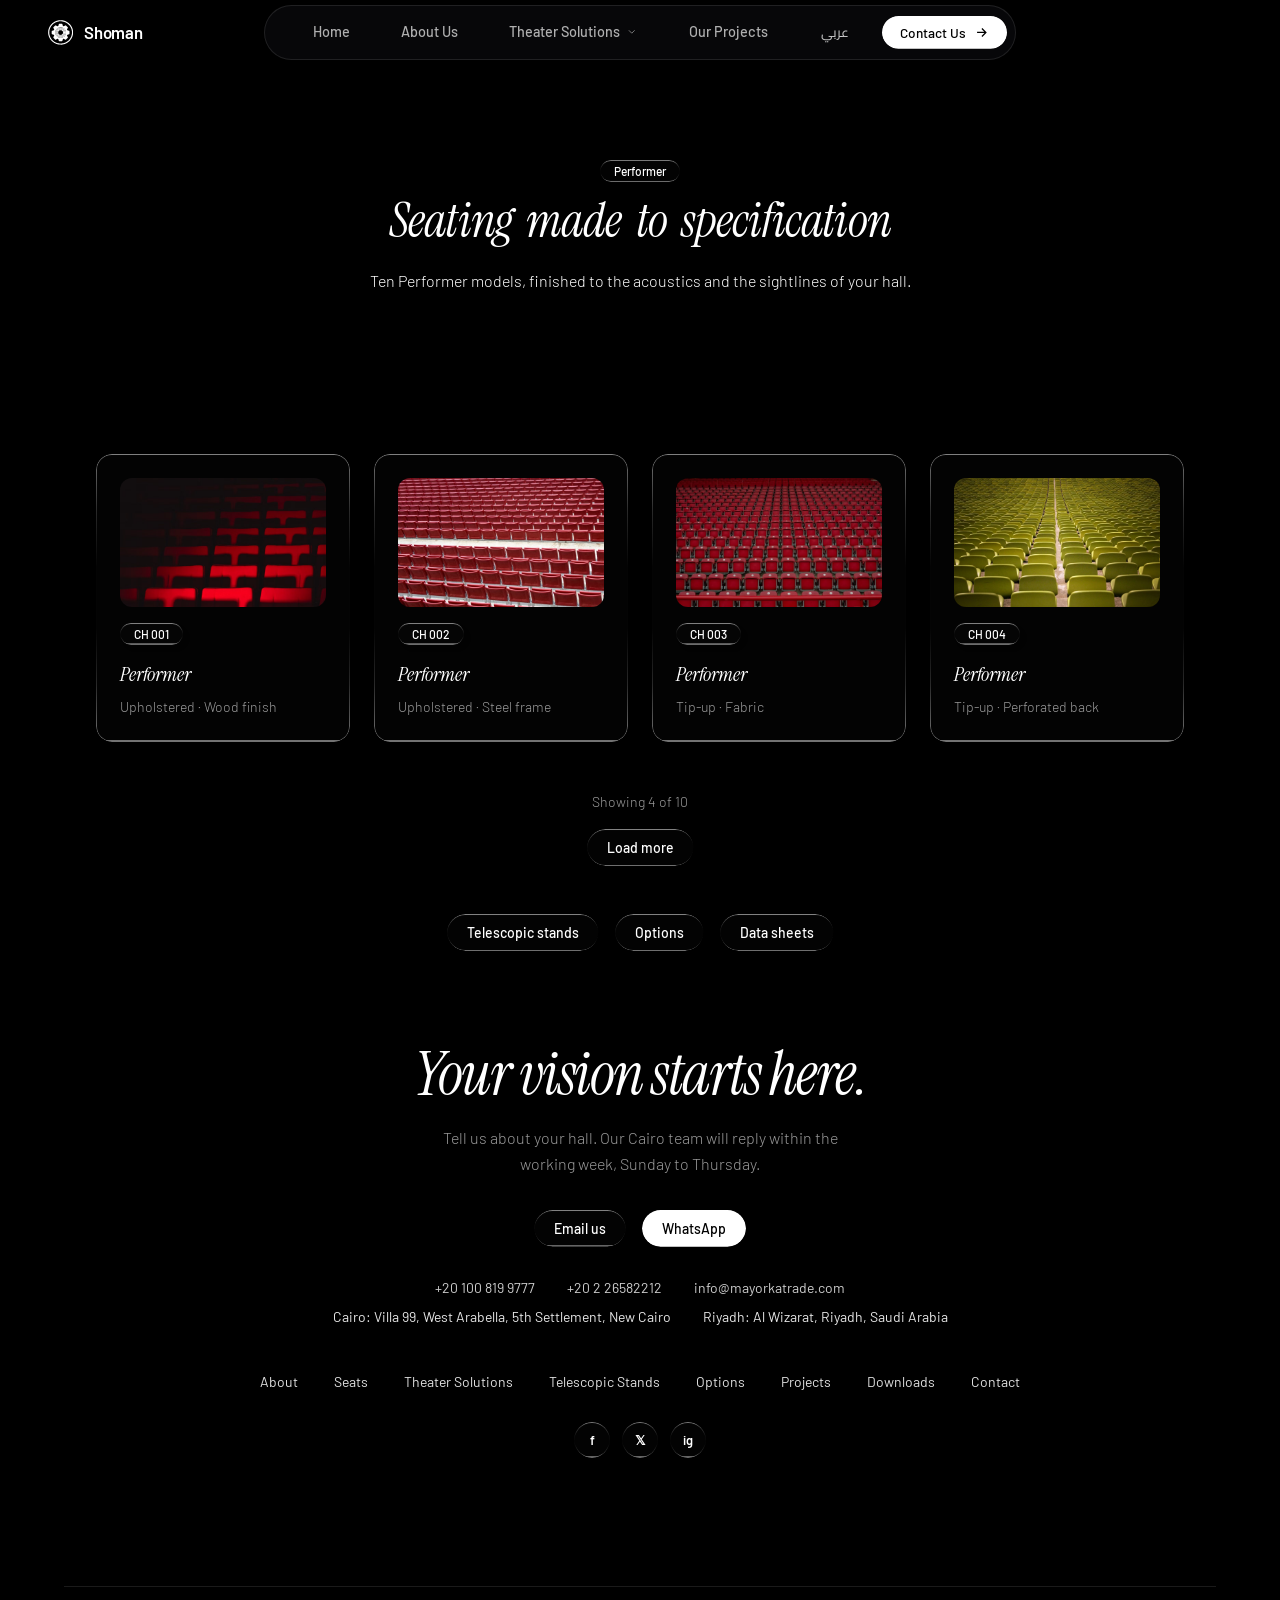
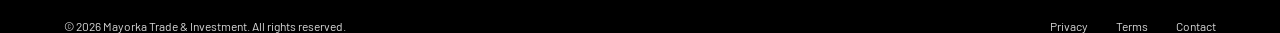
<file: seats.html>
<!doctype html>
<html lang="en" dir="ltr">
<head>
<meta charset="utf-8">
<meta name="viewport" content="width=device-width,initial-scale=1,viewport-fit=cover">
<script src="theme.js"></script>
<title>Shoman | Seats</title>
<link rel="preconnect" href="https://fonts.googleapis.com">
<link rel="preconnect" href="https://fonts.gstatic.com" crossorigin>
<link rel="stylesheet" href="https://fonts.googleapis.com/css2?family=Barlow:wght@300;400;500;600&family=Instrument+Serif:ital@0;1&family=Cairo:wght@300;400;500;600;700&display=swap">
<style>
:root{--bg:#000;--fg:#fff;--muted:rgba(255,255,255,.6);--serif:'Instrument Serif','Cairo',serif;--sans:'Barlow','Cairo',ui-sans-serif,sans-serif}
*{box-sizing:border-box;margin:0;padding:0}
html{scroll-behavior:smooth}
body{background:var(--bg);color:var(--fg);font-family:var(--sans);-webkit-font-smoothing:antialiased;min-height:100svh;overflow-x:hidden}
a{color:inherit;text-decoration:none}ul{list-style:none}
::selection{background:rgba(255,255,255,.25);color:#000}
:focus-visible{outline:3px solid rgba(255,255,255,.5);outline-offset:2px}
.serif{font-family:var(--serif);font-style:italic}
[dir=rtl] .serif{font-style:normal;font-weight:600}
/* liquid glass (identical to Prism) */
.lg,.lgs{background:rgba(255,255,255,.01);background-blend-mode:luminosity;backdrop-filter:blur(4px);-webkit-backdrop-filter:blur(4px);box-shadow:inset 0 1px 1px rgba(255,255,255,.1);position:relative;overflow:hidden}
.lgs{backdrop-filter:blur(50px);-webkit-backdrop-filter:blur(50px);box-shadow:4px 4px 4px rgba(0,0,0,.05),inset 0 1px 1px rgba(255,255,255,.15)}
.lg::before,.lgs::before{content:'';position:absolute;inset:0;border-radius:inherit;padding:1.4px;background:linear-gradient(180deg,rgba(255,255,255,.45),rgba(255,255,255,.15) 20%,rgba(255,255,255,0) 40%,rgba(255,255,255,0) 60%,rgba(255,255,255,.15) 80%,rgba(255,255,255,.45));-webkit-mask:linear-gradient(#fff 0 0) content-box,linear-gradient(#fff 0 0);-webkit-mask-composite:xor;mask-composite:exclude;pointer-events:none}
.rise{animation:rise .6s ease-out both}
.rs{animation:rs .6s ease-out both}
.wr{display:inline-block;animation:wr .7s ease-out both}
@keyframes rise{from{opacity:0;transform:translateY(20px)}to{opacity:1;transform:none}}
@keyframes rs{from{transform:translateY(20px)}to{transform:none}}
@keyframes wr{0%{transform:translateY(50px)}50%{transform:translateY(-5px)}100%{transform:none}}
@media(prefers-reduced-motion:reduce){.rise,.rs,.wr{animation:none}}
/* video backdrop */
.vb{position:absolute;inset:0;width:100%;height:100%;object-fit:cover;z-index:0}
.fb,.ft{position:absolute;inset-inline:0;height:200px;z-index:1;pointer-events:none}
.fb{bottom:0;background:linear-gradient(to top,#000,transparent)}
.ft{top:0;background:linear-gradient(to bottom,#000,transparent)}
.sec{position:relative;overflow:hidden}
.wrap{position:relative;z-index:2;max-width:72rem;margin-inline:auto}
.pad{padding:6rem 1.5rem}
@media(min-width:768px){.pad{padding-inline:4rem}}
@media(min-width:1024px){.pad{padding-inline:6rem}}
/* pieces */
.pill{display:inline-block;border-radius:999px;padding:.25rem .875rem;font-size:.75rem;font-weight:500}
.gbtn{display:inline-flex;align-items:center;justify-content:center;gap:.5rem;border-radius:999px;padding:.625rem 1.25rem;font:500 .875rem var(--sans);color:#fff;border:0;cursor:pointer;white-space:nowrap}
.btn{display:inline-flex;align-items:center;gap:.5rem;border-radius:999px;padding:.625rem 1.25rem;font:500 .875rem var(--sans);background:#fff;color:#000;border:0;cursor:pointer;white-space:nowrap}
.btn.sm{padding:.4rem 1rem}
.ghost{background:none;color:#fff}.ghost:hover{background:rgba(255,255,255,.1)}
h2.h{font-size:2.25rem;line-height:.9;letter-spacing:-.025em;font-weight:400}
@media(min-width:768px){h2.h{font-size:3rem}}@media(min-width:1024px){h2.h{font-size:3.75rem}}
.p{font-size:.875rem;line-height:1.65;font-weight:300;color:var(--muted)}
.ctr{display:flex;flex-direction:column;align-items:center;text-align:center}
svg{width:1.1em;height:1.1em;flex:none}[dir=rtl] .ar{transform:scaleX(-1)}
/* nav */
header{position:fixed;inset-inline:0;top:1rem;z-index:50;padding:0 1.5rem}
@media(min-width:1024px){header{padding:0 4rem}}
nav{display:flex;align-items:center;justify-content:space-between;gap:1rem}
@media(min-width:768px){nav{display:grid;grid-template-columns:1fr auto 1fr}}
.logo{display:flex;align-items:center;gap:.5rem;font-size:1.125rem;font-weight:600;letter-spacing:-.02em;justify-self:start}
.bar{display:flex;align-items:center;gap:.25rem;border-radius:999px;padding:.375rem}
.links{display:none}@media(min-width:768px){.links{display:flex}.bar{padding-inline-start:.5rem}}
.links a{padding:.5rem .75rem;font-size:.875rem;font-weight:500;color:rgba(255,255,255,.9)}.links a:hover{color:#fff}
.lang{background:none;border:0;color:#fff;font:500 .8rem var(--sans);padding:.5rem .75rem;cursor:pointer;border-radius:999px}.lang:hover{background:rgba(255,255,255,.1)}
/* hero */
#home{min-height:100svh;display:flex;flex-direction:column}
.hin{position:relative;z-index:10;flex:1;display:flex;flex-direction:column;align-items:center;text-align:center;padding:9rem 1.5rem 0}
@media(min-width:768px){.hin{padding-top:11rem}}
.hin h1{margin-top:1.5rem;max-width:48rem;font-size:3.75rem;line-height:.85;letter-spacing:-2px;font-weight:400}
[dir=rtl] .hin h1{line-height:1.05;letter-spacing:0}
@media(min-width:768px){.hin h1{font-size:4.5rem}}@media(min-width:1024px){.hin h1{font-size:5.5rem;letter-spacing:-4px}[dir=rtl] .hin h1{letter-spacing:0}}
h1 span.w{display:inline-flex;flex-wrap:wrap;justify-content:center;gap:0 .3em}
.part{margin-top:auto;padding:4rem 0 2rem;gap:1.5rem}
.part ul{display:flex;flex-wrap:wrap;justify-content:center;gap:1rem 3rem}
.part li{font-size:1.5rem;letter-spacing:-.02em}@media(min-width:768px){.part li{font-size:1.875rem}}
/* process */
#process{min-height:700px;display:flex;align-items:center;padding:8rem 1.5rem}
/* features */
.row{display:flex;flex-direction:column;align-items:center;gap:2.5rem;margin-top:4rem}
@media(min-width:1024px){.row{flex-direction:row;gap:4rem;margin-top:6rem}.row.rev{flex-direction:row-reverse}}
.row>*{flex:1}.row h3{font-size:1.875rem;line-height:.95;letter-spacing:-.02em;font-weight:400}
@media(min-width:768px){.row h3{font-size:2.25rem}}
.media{position:relative;aspect-ratio:4/3;width:100%;border-radius:1rem;overflow:hidden}
/* grids */
.g{display:grid;gap:1.5rem;margin-top:4rem;grid-template-columns:1fr}
@media(min-width:768px){.g.b{grid-template-columns:repeat(2,1fr)}.g.t{grid-template-columns:repeat(3,1fr)}}
@media(min-width:1024px){.g.b{grid-template-columns:repeat(4,1fr)}}
.card{border-radius:1rem;padding:1.5rem}
.ico{display:flex;width:2.5rem;height:2.5rem;border-radius:50%;align-items:center;justify-content:center}
.card h3{margin-top:1.5rem;font-size:1.125rem;font-weight:400}.card .p{margin-top:.5rem}
.tag{display:block;margin-top:1.25rem;font-size:.75rem;color:rgba(255,255,255,.5)}
/* stats */
#stats{padding:8rem 1.5rem}
dl{border-radius:1.5rem;padding:3rem;display:grid;grid-template-columns:repeat(2,1fr);gap:2rem;text-align:center}
@media(min-width:768px){dl{padding:4rem}}@media(min-width:1024px){dl{grid-template-columns:repeat(4,1fr)}}
dl div{display:flex;flex-direction:column;gap:.5rem}dt{order:2;font-size:.875rem;font-weight:300;color:var(--muted)}
dd{font-size:2.25rem;letter-spacing:-.02em;font-variant-numeric:tabular-nums}@media(min-width:768px){dd{font-size:3rem}}@media(min-width:1024px){dd{font-size:3.75rem}}
/* cta + footer */
#contact{padding:8rem 1.5rem 2rem}
.cl{display:flex;flex-wrap:wrap;justify-content:center;gap:.75rem 2rem;margin-top:2rem;font-size:.875rem;color:rgba(255,255,255,.8)}
footer{margin-top:8rem;display:flex;flex-direction:column;align-items:center;justify-content:space-between;gap:1rem;border-top:1px solid rgba(255,255,255,.1);padding-top:2rem;font-size:.75rem;color:rgba(255,255,255,.4)}
@media(min-width:640px){footer{flex-direction:row}}
footer nav{display:flex;gap:1.5rem}footer a:hover{color:#fff}

.chips{display:flex;flex-wrap:wrap;justify-content:center;gap:.5rem;margin-top:2.5rem}
.chip{border:0;color:#fff;font:500 .8rem var(--sans);padding:.5rem 1rem;border-radius:999px;cursor:pointer;background:rgba(255,255,255,.04)}
.chip.on{background:#fff;color:#000}
.pc{display:flex;flex-direction:column;gap:.75rem;padding:1.75rem}
.pc[hidden]{display:none}
.pc .n{font-size:2.5rem;letter-spacing:-.02em;line-height:1}
.pc h3{margin:0;font-size:1.25rem}
.soc{display:flex;gap:.5rem;justify-content:center;margin-top:2rem}
.soc a{width:2.25rem;height:2.25rem;border-radius:50%;display:flex;align-items:center;justify-content:center;font-size:.8rem;font-weight:600}
.modal{position:fixed;inset:0;z-index:100;display:none;align-items:center;justify-content:center;padding:1.5rem;background:rgba(0,0,0,.7)}
.modal.on{display:flex}
.box{width:100%;max-width:32rem;border-radius:1.5rem;padding:2rem;background:rgba(10,10,10,.92);position:relative}
.box h3{font-size:1.75rem;font-weight:400;margin-bottom:1rem}.box h4{font-size:.95rem;font-weight:600;margin-top:1.25rem}
.box .p{margin-top:.4rem;color:rgba(255,255,255,.7)}.box .note{margin-top:1.5rem;font-size:.75rem;color:rgba(255,255,255,.4)}
.box button.x{position:absolute;top:1rem;inset-inline-end:1rem;background:none;border:0;color:#fff;font-size:1.25rem;cursor:pointer}
[dir=rtl]{--sans:'Cairo','Barlow',sans-serif}
.pgs{display:flex;flex-wrap:wrap;justify-content:center;gap:.5rem 1.5rem;margin-top:3rem;font-size:.875rem;color:rgba(255,255,255,.7)}.pgs a:hover{color:#fff}
.tabs{display:flex;flex-wrap:wrap;justify-content:center;gap:.5rem;margin-top:2.5rem}.tb{border:0;color:#fff;font:500 .8rem var(--sans);padding:.5rem 1rem;border-radius:999px;cursor:pointer;background:rgba(255,255,255,.04)}.tb.on{background:#fff;color:#000}
.pnl{margin:2rem auto 0;max-width:40rem;padding:2rem;border-radius:1.5rem}.pnl[hidden]{display:none}.pnl ul{margin-top:1.25rem;display:flex;flex-direction:column;gap:.6rem}.pnl li{font-size:.9rem;color:rgba(255,255,255,.85);display:flex;gap:.6rem}.pnl li::before{content:"✓";color:#fff}
.chs{display:flex;flex-wrap:wrap;gap:.5rem;margin-top:1.25rem}.chs .pill{font-weight:400;color:rgba(255,255,255,.85)}
.spec{margin-top:.25rem;display:grid;grid-template-columns:auto 1fr;gap:.35rem 1rem;font-size:.8rem}.spec dt{order:0;color:rgba(255,255,255,.5);font-size:.8rem}.spec dd{font-size:.8rem;letter-spacing:0;font-family:var(--sans);text-align:start}
.cr{display:flex;gap:2rem;align-items:flex-start;flex-wrap:wrap;margin-top:1rem}
.bar.lg{overflow:visible}.links .nl{display:inline-flex;align-items:center;gap:.3rem;border-radius:999px}.links .nl.on{background:rgba(255,255,255,.12);color:#fff}.links .nl:hover{background:rgba(255,255,255,.08)}
.has-dd{position:relative;display:flex}.dd{position:absolute;top:100%;inset-inline-start:0;padding-top:.6rem;display:none;min-width:15rem;z-index:60}.dd-in{border-radius:1.25rem;padding:.4rem;background:rgba(8,8,8,.94)}
.has-dd:hover .dd,.has-dd:focus-within .dd{display:block}.links .dd a{display:block;padding:.6rem .9rem;border-radius:.75rem;font-size:.85rem;color:rgba(255,255,255,.85)}.links .dd a:hover{background:rgba(255,255,255,.1);color:#fff}
.bg{display:inline-flex;padding:.4rem .6rem}@media(min-width:768px){.bg{display:none}}
.mnav{display:none;margin-top:.75rem;border-radius:1.5rem;padding:.5rem;flex-direction:column;background:rgba(8,8,8,.94)}.mnav.on{display:flex}@media(min-width:768px){.mnav{display:none!important}}
.mnav a{padding:.7rem 1rem;border-radius:999px;font-size:.9rem;font-weight:500}.mnav a.on{background:rgba(255,255,255,.12)}.mnav a.sub{padding-inline-start:2rem;font-size:.8rem;color:rgba(255,255,255,.7);font-weight:400}
.scrim{position:fixed;inset:0;z-index:80;background:rgba(0,0,0,.6);opacity:0;pointer-events:none;transition:opacity .3s}.scrim.on{opacity:1;pointer-events:auto}
.panel{position:fixed;top:0;bottom:0;inset-inline-end:0;width:min(28rem,100%);z-index:90;overflow-y:auto;background:rgba(8,8,8,.97);padding:1.5rem;border-inline-start:1px solid rgba(255,255,255,.15);transform:translateX(100%);transition:transform .35s ease}
[dir=rtl] .panel{transform:translateX(-100%)}.panel.on,[dir=rtl] .panel.on{transform:none}
.ph{display:flex;justify-content:space-between;align-items:flex-start;gap:1rem;margin-bottom:1.5rem}.pe{font-size:.75rem;color:rgba(255,255,255,.5)}.ph h3{font-size:2rem;font-weight:400;margin-top:.25rem}
.xb{background:none;border:0;color:#fff;font-size:1.5rem;line-height:1;cursor:pointer;padding:.25rem .5rem;border-radius:999px}.xb:hover{background:rgba(255,255,255,.1)}
.pimg{aspect-ratio:4/3;border-radius:1rem;background:rgba(255,255,255,.04);padding:2rem;margin-bottom:1.25rem}.pimg svg,.cimg svg{width:100%;height:100%}
.cimg{aspect-ratio:16/10;border-radius:.75rem;background:rgba(255,255,255,.04);padding:1rem;margin-bottom:.5rem}
.prow{display:flex;justify-content:space-between;gap:1rem;padding:.75rem 0;border-bottom:1px solid rgba(255,255,255,.1);font-size:.875rem}.prow b{font-weight:500;color:rgba(255,255,255,.55)}
.pbt{display:flex;flex-wrap:wrap;gap:.75rem;margin-top:1.5rem}
.pcard,.pc{cursor:pointer;transition:background .2s}.pcard:hover,.pc:hover{background:rgba(255,255,255,.04)}.hid{display:none!important}
.lmw{display:flex;flex-direction:column;align-items:center;gap:1rem;margin-top:3rem}
.lbx{position:fixed;inset:0;z-index:100;display:none;align-items:center;justify-content:center;padding:1.5rem;background:rgba(0,0,0,.8)}.lbx.on{display:flex}
.lbb{width:100%;max-width:56rem;border-radius:1.5rem;padding:1rem;position:relative;background:rgba(10,10,10,.96)}.lbb .xb{position:absolute;top:1.5rem;inset-inline-end:1.5rem;z-index:3;background:rgba(0,0,0,.5)}
.art{aspect-ratio:16/9;border-radius:1rem;overflow:hidden}.art svg{width:100%;height:100%;display:block}.cap{padding:1.25rem .75rem .5rem}.cap b{font-size:1.5rem;font-weight:400}.cap p{margin-top:.5rem}
</style>
<script>document.documentElement.classList.add("js")</script>
<style id="shoman-smooth">/* ===== Shoman smooth layer ===== */
:root{--ease:cubic-bezier(.22,1,.36,1)}
@keyframes shomanIn{from{opacity:0}to{opacity:1}}
@keyframes shomanUp{from{opacity:0;transform:translateY(16px)}to{opacity:1;transform:none}}
@keyframes shomanPop{from{opacity:0;transform:translateY(12px) scale(.98)}to{opacity:1;transform:none}}
/* page enter / leave */
body{animation:shomanIn .5s ease both}
html.leaving body{opacity:0;transition:opacity .26s ease}
main{transition:opacity .2s ease}main.lswap{opacity:0}
/* scroll reveal (replaces the fire-on-load .rise) */
html.js .rise{animation:none;opacity:0;transform:translateY(28px);transition:opacity .9s var(--ease),transform .9s var(--ease),background-color .3s ease,border-color .3s ease}
html.js .rise.in{opacity:1;transform:none}
html.js .rise.done{transition:transform .4s var(--ease),opacity .4s ease,background-color .3s ease,border-color .3s ease}
html.js .rise.done.pcard:hover,html.js .rise.done.pc:hover{transform:translateY(-4px)}
/* background videos fade in instead of popping */
html.js .vb{opacity:0;transition:opacity 1.2s ease}html.js .vb.ready{opacity:1}
/* nav dropdown + mobile menu */
.dd{display:block;opacity:0;visibility:hidden;transform:translateY(8px);transition:opacity .25s var(--ease),transform .25s var(--ease),visibility 0s linear .25s}
.has-dd:hover .dd,.has-dd:focus-within .dd{opacity:1;visibility:visible;transform:none;transition-delay:0s}
.links .nl svg{transition:transform .25s var(--ease)}.has-dd:hover .nl svg{transform:rotate(180deg)}
.mnav.on{animation:shomanPop .3s var(--ease)}
/* buttons, chips, links */
.btn,.gbtn,.chip,.tb,.lang,.links a,.mnav a,.dd a,.pgs a,footer a,.xb,.soc a{transition:color .25s ease,background-color .25s ease,border-color .25s ease,transform .25s var(--ease),opacity .25s ease}
.btn:hover,.gbtn:hover{transform:translateY(-1px)}.btn:active,.gbtn:active{transform:none}
.chip:hover:not(.on),.tb:hover:not(.on){background:rgba(255,255,255,.1)}
/* modal / lightbox / panel / tab + filter swaps */
.modal.on,.lbx.on{animation:shomanIn .25s ease}
.modal.on .box,.lbx.on .lbb{animation:shomanPop .35s var(--ease)}
.pc.swap,.pnl.swap{animation:shomanUp .5s var(--ease) both}
.pnl:not([hidden]){animation:shomanUp .5s var(--ease) both}
@media(prefers-reduced-motion:reduce){body{animation:none}html.js .rise{opacity:1;transform:none;transition:none}html.js .vb{opacity:1;transition:none}.pnl:not([hidden]),.pc.swap{animation:none}.dd{transition:none}}
/* footer video: dimmed + softened so the text stays readable */
#cta .vb,#contact .vb{filter:brightness(.55) blur(2px);transform:scale(1.05)}

/* seats grid: 4 per row so each "Load more" adds one full row */
#pgrid.g.t{grid-template-columns:repeat(2,1fr)}
@media(max-width:639px){#pgrid.g.t{grid-template-columns:1fr}}
@media(min-width:1100px){#pgrid.g.t{grid-template-columns:repeat(4,1fr)}}
#pgrid .pcard h3{font-size:1.25rem!important}
</style>
<link rel="stylesheet" href="theme.css">
<link rel="icon" type="image/svg+xml" href="favicon.svg">
</head>
<body>
<header>
  <nav>
    <a href="index.html" class="logo" aria-label="Shoman"><svg class="lg-ico" viewBox="83 -1 247 242" aria-hidden="true"><path fill="currentColor" fill-rule="evenodd" d="M203.5 79.0 202.4 80.0 197.5 80.0 196.4 81.0 193.5 81.0 192.4 82.0 190.5 82.0 189.6 82.9 188.5 83.0 187.6 83.9 186.5 84.0 185.6 84.9 184.5 85.0 183.6 85.9 182.2 86.1 179.6 88.9 178.2 89.1 173.1 94.2 172.9 95.6 170.1 98.2 170.0 99.4 169.1 100.2 169.0 101.4 168.1 102.2 168.0 103.4 167.0 104.5 167.0 106.4 166.1 107.2 166.0 108.4 165.0 109.5 165.0 111.4 164.0 112.5 164.0 130.4 165.0 131.5 165.0 133.4 165.9 134.2 166.0 135.4 167.0 136.5 167.0 138.4 168.9 140.2 169.0 141.4 169.9 142.2 170.1 143.6 171.9 145.2 172.1 146.6 180.2 154.8 181.6 155.0 183.2 156.8 184.4 156.9 185.2 157.8 186.4 157.9 187.2 158.8 188.4 158.9 189.2 159.8 190.4 159.9 191.5 160.9 193.4 160.9 194.5 161.9 198.4 161.9 199.5 162.9 213.4 162.9 214.5 161.9 218.4 161.9 219.2 161.0 220.4 160.9 221.2 160.0 222.4 159.9 223.5 158.9 225.4 158.9 227.2 157.0 228.4 156.9 229.2 156.0 230.6 155.8 232.2 154.0 233.6 153.8 238.8 148.6 239.0 147.2 241.8 144.6 241.9 143.5 242.8 142.6 242.9 141.5 243.8 140.6 244.0 139.2 245.9 137.4 245.9 134.5 246.8 133.6 246.9 132.5 247.9 131.4 247.9 127.5 248.9 126.4 248.9 115.5 247.9 114.4 247.9 111.5 246.9 110.4 246.9 108.5 245.9 107.4 245.9 105.5 245.0 104.6 244.9 103.5 244.0 102.6 243.9 101.5 243.0 100.6 242.8 99.2 240.0 96.6 239.8 95.2 232.6 88.1 231.2 87.9 229.6 86.1 228.5 86.0 227.6 85.1 226.5 85.0 225.6 84.1 224.5 84.0 223.6 83.1 222.5 83.0 221.4 82.0 219.5 82.0 218.4 81.0 215.5 81.0 214.4 80.0 209.5 80.0 208.4 79.0ZM195.5 89.9 199.4 89.9 200.5 88.9 212.4 88.9 213.5 89.9 216.4 89.9 217.2 90.8 218.4 90.9 219.5 91.9 221.4 91.9 223.2 93.8 224.6 94.0 227.2 96.8 228.6 97.0 231.9 100.2 232.1 101.6 234.9 104.2 235.0 105.4 235.9 106.2 236.0 107.4 236.9 108.2 237.0 109.4 238.0 110.5 238.0 114.4 239.0 115.5 239.0 127.4 238.0 128.5 238.0 131.4 237.1 132.2 237.0 133.4 236.1 134.2 236.0 135.4 235.1 136.2 234.9 137.6 233.1 139.2 232.9 140.6 225.6 147.9 224.2 148.1 222.6 149.9 221.5 150.0 220.4 151.0 218.5 151.0 217.4 152.0 215.5 152.0 214.4 153.0 212.5 153.0 211.4 154.0 201.5 154.0 200.4 153.0 197.5 153.0 196.4 152.0 194.5 152.0 193.4 151.0 191.5 151.0 189.6 149.1 188.2 148.9 185.6 146.1 184.2 145.9 180.0 141.6 179.8 140.2 177.0 137.6 176.9 136.5 175.9 135.4 175.9 133.5 174.9 132.4 174.9 130.5 173.9 129.4 173.9 126.5 172.9 125.4 172.9 117.5 173.9 116.4 173.9 113.5 174.9 112.4 174.9 109.5 175.8 108.6 175.9 107.5 176.8 106.6 176.9 105.5 177.8 104.6 178.0 103.2 186.2 95.0 187.6 94.8 189.2 93.0 190.4 92.9 191.2 92.0 192.4 91.9 193.2 91.0 194.4 90.9ZM192.5 36.0 189.1 39.2 189.0 40.4 188.0 41.5 188.0 43.4 187.0 44.5 187.0 46.4 186.0 47.5 186.0 50.4 185.0 51.5 185.0 53.4 184.0 54.5 184.0 56.4 183.6 56.9 182.5 57.0 181.6 57.9 180.5 58.0 179.6 58.9 178.5 59.0 177.4 60.0 174.5 60.0 172.6 58.1 171.5 58.0 170.6 57.1 169.5 57.0 168.6 56.1 167.5 56.0 166.6 55.1 165.5 55.0 164.6 54.1 163.2 53.9 161.6 52.1 159.5 52.0 158.4 51.0 156.5 51.0 155.6 51.9 154.2 52.1 152.6 53.9 151.2 54.1 150.1 55.2 149.9 56.6 149.4 57.0 148.2 57.1 136.1 69.2 136.0 70.4 135.0 71.5 135.0 75.4 135.9 76.2 136.0 77.4 136.9 78.2 137.1 79.6 138.9 81.2 139.0 82.4 139.9 83.2 140.0 84.4 140.9 85.2 141.0 86.4 141.9 87.2 142.1 88.6 143.9 90.2 144.0 92.4 143.1 93.2 143.0 94.4 142.1 95.2 142.0 96.4 141.1 97.2 140.9 98.6 139.6 99.9 137.5 100.0 136.4 101.0 133.5 101.0 132.4 102.0 130.5 102.0 129.4 103.0 125.5 103.0 124.6 103.9 123.2 104.1 120.1 107.2 120.0 109.4 119.0 110.5 119.0 131.4 120.0 132.5 120.0 134.4 120.9 135.2 121.1 136.6 122.2 137.8 123.4 137.9 124.5 138.9 126.4 138.9 127.5 139.9 131.4 139.9 132.2 140.8 133.4 140.9 134.5 141.9 136.4 141.9 137.5 142.9 140.4 142.9 140.9 143.2 141.0 144.4 142.0 145.5 142.0 147.4 142.9 148.2 143.0 149.4 144.0 150.5 144.0 151.4 143.1 152.2 143.0 153.4 142.1 154.2 141.9 155.6 140.1 157.2 140.0 158.4 139.1 159.2 139.0 160.4 138.1 161.2 138.0 162.4 137.1 163.2 136.9 164.6 135.0 166.5 135.0 170.4 135.9 171.2 136.1 172.6 154.2 190.8 160.4 190.9 162.2 189.0 163.4 188.9 164.2 188.0 165.4 187.9 166.2 187.0 167.4 186.9 168.2 186.0 169.4 185.9 170.2 185.0 171.6 184.8 173.5 182.9 178.4 182.9 179.2 183.8 180.4 183.9 181.2 184.8 182.6 185.0 183.9 186.2 184.0 187.4 185.0 188.5 185.0 190.4 186.0 191.5 186.0 195.4 187.0 196.5 187.0 198.4 188.0 199.5 188.0 201.4 188.9 202.2 189.1 203.6 190.2 204.8 191.4 204.9 192.2 205.8 193.4 205.9 194.5 206.9 217.4 206.9 218.2 206.0 219.4 205.9 220.2 205.0 221.6 204.8 222.8 203.6 222.9 202.5 223.9 201.4 223.9 199.5 224.9 198.4 224.9 196.5 225.9 195.4 225.9 193.5 226.9 192.4 226.9 189.5 227.8 188.6 228.0 187.2 230.2 185.0 231.6 184.8 233.2 183.0 235.4 182.9 236.2 182.0 236.6 182.0 237.4 182.8 238.6 183.0 239.2 183.8 240.6 184.0 242.2 185.8 243.4 185.9 244.2 186.8 245.4 186.9 246.2 187.8 247.4 187.9 248.2 188.8 249.6 189.0 251.5 190.9 257.4 190.9 261.2 187.0 262.6 186.8 263.0 185.2 266.2 182.0 267.6 181.8 268.0 180.2 268.5 179.9 269.6 179.8 270.0 178.2 270.5 177.9 271.6 177.8 275.8 173.6 275.9 172.5 276.9 171.4 276.9 166.5 276.0 165.6 275.9 164.5 275.0 163.6 274.8 162.2 273.0 160.6 272.9 159.5 272.0 158.6 271.9 157.5 271.0 156.6 270.9 155.5 270.0 154.6 269.8 153.2 268.0 151.6 267.9 150.5 269.8 148.6 269.9 146.5 270.8 145.6 271.0 144.2 272.2 143.0 274.4 142.9 275.5 141.9 277.4 141.9 278.5 140.9 280.4 140.9 281.5 139.9 284.4 139.9 285.5 138.9 287.4 138.9 288.2 138.0 289.6 137.8 291.8 135.6 291.9 133.5 292.9 132.4 292.9 110.5 291.9 109.4 291.8 107.2 288.6 104.1 287.5 104.0 286.4 103.0 283.5 103.0 282.4 102.0 280.5 102.0 279.4 101.0 276.5 101.0 275.4 100.0 273.5 100.0 272.6 99.1 271.5 99.0 271.0 98.6 270.9 97.5 269.9 96.4 269.9 94.5 269.0 93.6 268.9 92.6 268.0 91.6 268.0 91.2 268.8 90.5 269.0 89.2 269.8 88.6 269.9 87.5 270.8 86.6 271.0 85.2 272.8 83.6 272.9 82.5 273.8 81.6 273.9 80.5 274.8 79.6 275.0 78.2 276.8 76.6 276.9 74.5 277.8 73.6 277.8 73.2 277.0 72.5 276.8 71.2 276.0 70.6 275.8 69.2 258.6 52.1 256.5 52.0 255.4 51.0 254.5 51.0 253.4 52.0 251.5 52.0 250.6 52.9 249.5 53.0 248.6 53.9 247.5 54.0 246.6 54.9 245.5 55.0 244.6 55.9 243.5 56.0 242.6 56.9 241.5 57.0 240.6 57.9 239.2 58.1 237.6 59.9 235.5 60.0 234.6 59.1 233.5 59.0 232.4 58.0 230.2 57.9 228.0 55.6 227.9 54.5 226.9 53.4 226.9 50.5 225.9 49.4 225.9 46.5 224.9 45.4 224.9 43.5 223.9 42.4 223.9 40.5 219.6 36.1ZM195.5 70.9 217.4 70.9 218.5 71.9 220.4 71.9 221.5 72.9 224.4 72.9 225.2 73.8 226.4 73.9 227.2 74.8 228.4 74.9 229.2 75.8 230.4 75.9 231.2 76.8 232.6 77.0 234.2 78.8 235.6 79.0 237.2 80.8 238.6 81.0 247.9 90.2 248.1 91.6 249.9 93.2 250.0 94.4 250.9 95.2 251.0 96.4 251.9 97.2 252.1 98.6 253.9 100.2 254.0 102.4 254.9 103.2 255.0 104.4 256.0 105.5 256.0 108.4 257.0 109.5 257.0 113.4 258.0 114.5 258.0 127.4 257.0 128.5 257.0 133.4 256.0 134.5 256.0 137.4 255.1 138.2 255.0 139.4 254.1 140.2 254.0 141.4 253.1 142.2 253.0 143.4 252.1 144.2 252.0 145.4 251.1 146.2 250.9 147.6 249.1 149.2 248.9 150.6 246.1 153.2 245.9 154.6 241.6 158.9 240.2 159.1 236.6 162.9 235.2 163.1 233.6 164.9 232.5 165.0 231.6 165.9 230.5 166.0 229.6 166.9 228.5 167.0 227.6 167.9 226.5 168.0 225.6 168.9 224.5 169.0 223.4 170.0 219.5 170.0 218.4 171.0 216.5 171.0 215.4 172.0 197.5 172.0 196.4 171.0 193.5 171.0 192.4 170.0 189.5 170.0 188.4 169.0 186.5 169.0 185.6 168.1 184.5 168.0 183.6 167.1 182.5 167.0 181.6 166.1 180.2 165.9 178.6 164.1 177.2 163.9 175.6 162.1 174.2 161.9 168.6 156.1 167.5 156.0 167.0 155.6 166.8 154.2 164.0 151.6 163.8 150.2 162.0 148.6 161.9 147.5 161.0 146.6 160.8 145.2 159.0 143.6 158.9 141.5 158.0 140.6 157.9 139.5 156.9 138.4 156.9 136.5 155.9 135.4 155.9 132.5 154.9 131.4 154.9 127.5 153.9 126.4 153.9 116.5 154.9 115.4 154.9 111.5 155.9 110.4 155.9 107.5 156.9 106.4 156.9 104.5 157.8 103.6 157.9 102.5 158.9 101.4 158.9 99.5 159.8 98.6 160.0 97.2 161.8 95.6 162.0 94.2 163.8 92.6 164.0 91.2 166.8 88.6 167.0 87.2 170.2 84.0 171.6 83.8 176.2 79.0 177.4 78.9 178.2 78.0 179.6 77.8 181.2 76.0 183.4 75.9 184.2 75.0 185.4 74.9 186.2 74.0 187.4 73.9 188.5 72.9 190.4 72.9 191.5 71.9 194.4 71.9ZM203.0 0.0 201.5 1.0 196.2 1.0 195.0 1.5 190.8 1.5 189.5 2.0 186.4 2.0 183.5 3.0 180.9 3.4 179.5 4.0 177.4 4.0 172.6 5.4 171.1 6.1 169.6 6.4 168.5 7.0 167.2 7.0 165.5 7.5 162.9 8.9 158.8 10.1 155.5 12.0 153.8 12.4 151.5 13.5 150.0 14.8 148.8 15.1 148.0 15.8 146.5 16.2 145.8 17.0 142.5 18.4 140.8 20.0 139.2 20.6 137.5 22.1 136.6 22.4 134.9 23.9 133.2 24.6 129.5 28.1 127.9 28.9 122.5 34.1 121.5 34.5 116.5 39.5 116.1 40.5 110.6 46.2 110.0 47.6 108.0 49.8 106.9 51.9 105.0 53.8 104.0 55.8 102.5 57.5 101.1 60.5 99.6 62.2 98.9 64.8 97.4 66.6 95.9 70.8 94.4 72.8 93.0 77.5 92.1 78.6 92.0 79.5 91.1 80.9 91.0 82.5 88.4 89.8 88.0 92.5 87.0 95.2 87.0 97.5 86.0 99.2 86.0 101.5 85.0 104.2 85.0 113.5 84.5 114.8 84.5 126.0 85.0 127.4 85.0 135.6 86.0 138.4 86.0 140.6 87.0 143.4 87.4 146.0 88.0 147.2 88.4 150.4 89.0 151.4 89.4 154.0 91.0 157.4 91.4 160.0 94.0 165.4 94.2 167.0 96.2 170.5 97.1 173.1 98.0 174.1 99.6 177.6 100.9 179.1 102.2 182.2 104.1 184.4 104.2 185.1 105.5 187.2 109.1 191.4 110.0 193.1 113.1 196.4 113.6 197.6 125.0 209.0 126.5 209.8 131.0 214.0 132.8 214.9 134.6 216.6 136.1 217.2 138.4 219.2 141.5 220.8 143.4 222.4 146.8 223.9 147.5 224.6 151.0 226.1 152.1 227.1 154.9 228.0 155.6 228.6 158.2 229.6 159.6 230.5 161.5 230.9 165.6 232.8 167.5 232.9 168.9 233.8 170.9 234.0 172.2 234.9 173.5 234.9 174.6 235.5 176.2 235.9 177.6 235.9 184.2 237.9 187.5 237.9 189.2 238.9 198.6 238.9 199.9 239.4 202.4 239.4 203.4 239.9 204.5 239.9 205.1 239.6 205.9 238.5 205.9 230.5 206.8 229.6 206.5 229.0 198.5 229.0 197.4 228.0 190.5 228.0 189.4 227.0 184.5 227.0 183.4 226.0 179.5 226.0 178.4 225.0 176.5 225.0 175.4 224.0 172.5 224.0 171.4 223.0 169.5 223.0 168.6 222.1 167.5 222.0 166.4 221.0 164.5 221.0 163.6 220.1 162.5 220.0 161.6 219.1 160.5 219.0 159.4 218.0 157.5 218.0 156.6 217.1 155.5 217.0 154.6 216.1 153.5 216.0 152.6 215.1 151.2 214.9 149.6 213.1 148.2 212.9 146.6 211.1 145.5 211.0 144.6 210.1 143.2 209.9 141.6 208.1 140.2 207.9 137.6 205.1 136.2 204.9 120.0 188.6 119.8 187.2 116.0 183.6 115.8 182.2 114.0 180.6 113.8 179.2 112.0 177.6 111.8 176.2 110.0 174.6 109.9 173.5 109.0 172.6 108.9 171.5 108.0 170.6 107.9 169.5 107.0 168.6 106.9 167.5 106.0 166.6 105.9 165.5 105.0 164.6 104.9 163.5 103.9 162.4 103.9 160.5 103.0 159.6 102.9 158.5 102.0 157.6 101.9 156.5 100.9 155.4 100.9 152.5 99.9 151.4 99.9 149.5 98.9 148.4 98.9 146.5 97.9 145.4 97.9 140.5 96.9 139.4 96.9 135.5 95.9 134.4 95.9 105.5 96.9 104.4 96.9 100.5 97.9 99.4 97.9 94.5 98.9 93.4 98.9 91.5 99.9 90.4 99.9 88.5 100.9 87.4 100.9 84.5 101.8 83.6 101.9 82.5 102.8 81.6 102.9 80.5 103.9 79.4 103.9 77.5 104.8 76.6 104.9 75.5 105.8 74.6 105.9 73.5 106.8 72.6 106.9 71.5 107.8 70.6 107.9 69.5 108.8 68.6 109.0 67.2 110.8 65.6 110.9 64.5 111.8 63.6 112.0 62.2 113.8 60.6 114.0 59.2 116.8 56.6 117.0 55.2 120.8 51.6 121.0 50.2 133.2 38.0 134.6 37.8 138.2 34.0 139.6 33.8 142.2 31.0 143.4 30.9 144.2 30.0 145.6 29.8 147.2 28.0 148.6 27.8 150.2 26.0 151.4 25.9 152.2 25.0 153.4 24.9 154.2 24.0 155.4 23.9 156.2 23.0 157.4 22.9 158.2 22.0 159.4 21.9 160.2 21.0 161.4 20.9 162.5 19.9 164.4 19.9 165.2 19.0 166.4 18.9 167.5 17.9 169.4 17.9 170.5 16.9 173.4 16.9 174.5 15.9 176.4 15.9 177.5 14.9 181.4 14.9 182.5 13.9 185.4 13.9 186.5 12.9 190.4 12.9 191.5 11.9 205.6 11.8 205.9 11.4 205.9 1.4 204.6 0.0Z"/><path fill="currentColor" fill-rule="evenodd" d="M195.5 90.0 194.6 90.9 193.5 91.0 192.6 91.9 191.5 92.0 190.6 92.9 189.2 93.1 187.6 94.9 186.2 95.1 178.1 103.2 178.0 104.4 177.1 105.2 177.0 106.4 176.1 107.2 176.0 108.4 175.0 109.5 175.0 112.4 174.0 113.5 174.0 116.4 173.0 117.5 173.0 125.4 174.0 126.5 174.0 129.4 175.0 130.5 175.0 132.4 176.0 133.5 176.0 135.4 176.9 136.2 177.1 137.6 179.9 140.2 180.1 141.6 184.2 145.8 185.6 146.0 188.2 148.8 189.6 149.0 191.5 150.9 193.4 150.9 194.5 151.9 196.4 151.9 197.5 152.9 200.4 152.9 201.5 153.9 211.4 153.9 212.5 152.9 214.4 152.9 215.5 151.9 217.4 151.9 218.5 150.9 220.4 150.9 221.2 150.0 222.6 149.8 224.2 148.0 225.6 147.8 232.8 140.6 233.0 139.2 234.8 137.6 234.9 136.5 235.8 135.6 235.9 134.5 236.8 133.6 236.9 132.5 237.9 131.4 237.9 128.5 238.9 127.4 238.9 115.5 237.9 114.4 237.9 110.5 237.0 109.6 236.9 108.5 236.0 107.6 235.9 106.5 235.0 105.6 234.8 104.2 232.0 101.6 231.8 100.2 228.6 97.1 227.2 96.9 224.6 94.1 223.2 93.9 221.4 92.0 219.5 92.0 218.6 91.1 217.5 91.0 216.4 90.0 213.5 90.0 212.4 89.0 200.5 89.0 199.4 90.0ZM201.5 97.9 211.4 97.9 212.5 98.9 214.4 98.9 215.2 99.8 216.4 99.9 217.2 100.8 218.6 101.0 220.2 102.8 221.6 103.0 224.9 106.2 225.1 107.6 226.9 109.2 227.1 110.6 228.9 112.2 229.0 114.4 230.0 115.5 230.0 127.4 229.1 128.2 229.0 129.4 228.1 130.2 228.0 131.4 227.1 132.2 226.9 133.6 225.1 135.2 224.9 136.6 222.6 138.9 221.2 139.1 218.6 141.9 217.5 142.0 216.4 143.0 214.5 143.0 213.4 144.0 210.5 144.0 209.4 145.0 204.5 145.0 203.4 144.0 198.5 144.0 197.6 143.1 196.5 143.0 195.6 142.1 194.2 141.9 192.6 140.1 191.2 139.9 186.0 134.6 185.9 133.5 185.0 132.6 184.9 131.5 184.0 130.6 183.9 129.5 182.9 128.4 182.9 114.5 183.8 113.6 183.9 112.5 184.8 111.6 184.9 110.5 185.8 109.6 186.0 108.2 192.2 102.0 193.4 101.9 194.2 101.0 195.4 100.9 196.2 100.0 197.4 99.9 198.5 98.9 200.4 98.9ZM195.5 71.0 194.4 72.0 191.5 72.0 190.4 73.0 188.5 73.0 187.6 73.9 186.5 74.0 185.6 74.9 184.5 75.0 183.4 76.0 181.5 76.0 179.6 77.9 178.5 78.0 177.6 78.9 176.2 79.1 171.6 83.9 170.2 84.1 167.1 87.2 166.9 88.6 164.1 91.2 163.9 92.6 162.1 94.2 161.9 95.6 160.1 97.2 160.0 98.4 159.0 99.5 159.0 101.4 158.1 102.2 158.0 103.4 157.0 104.5 157.0 106.4 156.0 107.5 156.0 110.4 155.0 111.5 155.0 115.4 154.0 116.5 154.0 126.4 155.0 127.5 155.0 131.4 156.0 132.5 156.0 135.4 157.0 136.5 157.0 138.4 157.9 139.2 158.0 140.4 159.0 141.5 159.1 143.6 160.9 145.2 161.0 146.4 161.9 147.2 162.1 148.6 163.9 150.2 164.1 151.6 166.9 154.2 167.1 155.6 168.6 156.0 174.2 161.8 175.6 162.0 177.2 163.8 178.6 164.0 180.2 165.8 181.4 165.9 182.2 166.8 183.4 166.9 184.2 167.8 185.4 167.9 186.5 168.9 188.4 168.9 189.5 169.9 192.4 169.9 193.5 170.9 196.4 170.9 197.5 171.9 215.4 171.9 216.5 170.9 218.4 170.9 219.5 169.9 223.4 169.9 224.2 169.0 225.4 168.9 226.2 168.0 227.4 167.9 228.2 167.0 229.4 166.9 230.2 166.0 231.4 165.9 232.2 165.0 233.6 164.8 235.2 163.0 236.6 162.8 240.2 159.0 241.6 158.8 245.8 154.6 246.0 153.2 248.8 150.6 249.0 149.2 250.8 147.6 250.9 146.5 251.8 145.6 251.9 144.5 252.8 143.6 252.9 142.5 253.8 141.6 253.9 140.5 254.8 139.6 254.9 138.5 255.9 137.4 255.9 134.5 256.9 133.4 256.9 128.5 257.9 127.4 257.9 114.5 256.9 113.4 256.9 109.5 255.9 108.4 255.9 105.5 255.0 104.6 254.9 103.5 253.9 102.4 253.9 100.5 252.0 98.6 251.9 97.5 251.0 96.6 250.9 95.5 250.0 94.6 249.8 93.2 248.0 91.6 247.8 90.2 238.6 81.1 237.2 80.9 235.6 79.1 234.2 78.9 232.6 77.1 231.5 77.0 230.6 76.1 229.5 76.0 228.6 75.1 227.5 75.0 226.6 74.1 225.5 74.0 224.4 73.0 221.5 73.0 220.4 72.0 218.5 72.0 217.4 71.0ZM203.5 78.9 208.4 78.9 209.5 79.9 214.4 79.9 215.5 80.9 218.4 80.9 219.5 81.9 221.4 81.9 222.2 82.8 223.4 82.9 224.2 83.8 225.4 83.9 226.2 84.8 227.4 84.9 228.2 85.8 229.6 86.0 231.2 87.8 232.6 88.0 239.9 95.2 240.1 96.6 242.9 99.2 243.0 100.4 243.9 101.2 244.0 102.4 244.9 103.2 245.0 104.4 246.0 105.5 246.0 107.4 247.0 108.5 247.0 110.4 248.0 111.5 248.0 114.4 249.0 115.5 249.0 126.4 248.0 127.5 248.0 131.4 247.1 132.2 247.0 133.4 246.0 134.5 246.0 137.4 244.1 139.2 244.0 140.4 243.1 141.2 243.0 142.4 242.1 143.2 241.9 144.6 239.1 147.2 238.9 148.6 233.6 153.9 232.2 154.1 230.6 155.9 229.5 156.0 228.6 156.9 227.2 157.1 225.6 158.9 223.5 159.0 222.6 159.9 221.5 160.0 220.6 160.9 219.5 161.0 218.4 162.0 214.5 162.0 213.4 163.0 199.5 163.0 198.4 162.0 194.5 162.0 193.4 161.0 191.5 161.0 190.6 160.1 189.5 160.0 188.6 159.1 187.5 159.0 186.6 158.1 185.5 158.0 184.6 157.1 183.2 156.9 181.6 155.1 180.2 154.9 172.0 146.6 171.8 145.2 170.0 143.6 169.9 142.5 169.0 141.6 168.8 140.2 167.0 138.6 166.9 136.5 166.0 135.6 165.9 134.5 164.9 133.4 164.9 131.5 163.9 130.4 163.9 112.5 164.9 111.4 164.9 109.5 165.8 108.6 165.9 107.5 166.9 106.4 166.9 104.5 167.8 103.6 167.9 102.5 168.8 101.6 168.9 100.5 169.8 99.6 170.0 98.2 172.8 95.6 173.0 94.2 178.2 89.0 179.6 88.8 182.2 86.0 183.4 85.9 184.2 85.0 185.4 84.9 186.2 84.0 187.4 83.9 188.2 83.0 189.4 82.9 190.5 81.9 192.4 81.9 193.5 80.9 196.4 80.9 197.5 79.9 202.4 79.9ZM206.8 0.9 206.0 1.5 206.0 10.4 207.2 11.8 217.4 11.9 218.5 12.9 224.4 12.9 225.5 13.9 228.4 13.9 229.5 14.9 233.4 14.9 234.5 15.9 237.4 15.9 238.5 16.9 241.4 16.9 242.2 17.8 243.4 17.9 244.5 18.9 246.4 18.9 247.2 19.8 248.4 19.9 249.2 20.8 250.4 20.9 251.5 21.9 253.4 21.9 254.2 22.8 255.4 22.9 256.2 23.8 257.4 23.9 258.2 24.8 259.4 24.9 260.2 25.8 261.6 26.0 263.2 27.8 264.6 28.0 266.2 29.8 267.4 29.9 268.2 30.8 269.6 31.0 271.2 32.8 272.6 33.0 276.2 36.8 277.6 37.0 285.2 44.8 286.6 45.0 287.0 45.5 287.1 46.6 291.9 51.2 292.1 52.6 295.9 56.2 296.1 57.6 298.9 60.2 299.1 61.6 300.9 63.2 301.0 64.4 301.9 65.2 302.1 66.6 303.9 68.2 304.0 69.4 304.9 70.2 305.0 71.4 306.0 72.5 306.0 74.4 306.9 75.2 307.0 76.4 307.9 77.2 308.0 78.4 308.9 79.2 309.0 80.4 309.9 81.2 310.0 82.4 311.0 83.5 311.0 86.4 312.0 87.5 312.0 89.4 312.9 90.2 313.0 91.4 314.0 92.5 314.0 98.4 315.0 99.5 315.0 102.4 316.0 103.5 316.0 107.4 317.0 108.5 317.0 131.4 316.0 132.5 316.0 137.4 315.0 138.5 315.0 141.4 314.0 142.5 314.0 147.4 313.0 148.5 313.0 150.4 312.0 151.5 312.0 153.4 311.0 154.5 311.0 156.4 310.0 157.5 310.0 159.4 309.1 160.2 309.0 161.4 308.1 162.2 308.0 163.4 307.1 164.2 307.0 165.4 306.0 166.5 306.0 168.4 304.1 170.2 304.0 171.4 303.1 172.2 303.0 173.4 302.1 174.2 301.9 175.6 300.1 177.2 299.9 178.6 298.1 180.2 297.9 181.6 295.1 184.2 294.9 185.6 291.1 189.2 290.9 190.6 280.6 200.9 279.2 201.1 273.6 206.9 272.2 207.1 270.6 208.9 269.2 209.1 267.6 210.9 266.5 211.0 265.6 211.9 264.2 212.1 262.6 213.9 261.5 214.0 260.6 214.9 259.5 215.0 258.6 215.9 257.5 216.0 256.6 216.9 255.5 217.0 254.6 217.9 253.5 218.0 252.6 218.9 251.5 219.0 250.6 219.9 249.5 220.0 248.4 221.0 246.5 221.0 245.6 221.9 244.5 222.0 243.4 223.0 240.5 223.0 239.4 224.0 237.5 224.0 236.4 225.0 234.5 225.0 233.4 226.0 228.5 226.0 227.4 227.0 223.5 227.0 222.4 228.0 214.5 228.0 213.4 229.0 207.2 229.1 206.0 230.5 206.1 238.6 208.2 239.9 213.5 239.9 214.5 239.4 223.6 238.9 227.2 237.9 228.6 237.9 234.2 236.2 237.4 236.1 238.8 235.4 241.6 234.9 243.2 233.9 248.1 232.5 249.5 231.6 251.5 231.1 259.9 227.5 262.5 225.9 267.0 223.9 268.1 222.9 271.6 221.1 272.9 220.0 274.2 219.4 276.4 217.6 278.2 216.6 280.2 214.8 282.6 213.2 288.6 208.2 298.9 198.0 300.6 195.4 303.6 192.2 308.9 185.0 310.9 181.0 313.1 177.6 319.5 164.6 321.2 160.1 321.5 158.5 323.4 154.2 324.2 151.2 324.4 149.0 325.2 145.2 326.2 142.4 326.4 140.4 327.2 137.9 327.2 132.5 327.9 130.6 327.9 127.1 328.4 122.1 328.4 115.2 327.9 113.6 327.9 109.1 327.1 106.2 327.2 102.8 326.9 100.4 324.5 92.4 324.2 89.4 323.4 86.5 321.6 82.6 321.1 80.4 318.6 73.9 317.6 72.2 317.2 70.8 310.9 58.9 309.8 57.6 308.9 55.9 304.4 49.5 299.9 43.8 293.9 37.8 292.1 35.6 291.1 35.0 285.2 29.2 283.2 28.1 281.0 26.0 279.1 25.0 278.2 24.1 276.2 23.1 273.5 20.6 272.1 20.1 268.5 17.6 261.1 14.0 259.6 12.8 255.4 11.2 252.2 9.6 244.0 6.9 242.6 6.0 241.2 6.0 236.9 4.5 233.1 4.0 229.4 2.8 226.8 2.5 225.6 2.0 216.6 1.5 215.5 1.0 212.4 0.8Z"/></svg>Shoman</a>
    <div class="lg bar">
      <div class="links"><a href="index.html" class="nl" data-en="Home" data-ar="الرئيسية">Home</a><a href="about.html" class="nl" data-en="About Us" data-ar="من نحن">About Us</a><div class="has-dd"><a href="theater.html" class="nl" aria-haspopup="true"><span data-en="Theater Solutions" data-ar="حلول المسارح">Theater Solutions</span><svg viewBox="0 0 24 24" fill="none" stroke="currentColor" stroke-width="2" style="width:.8em;height:.8em"><path d="m6 9 6 6 6-6"/></svg></a><div class="dd" role="menu"><div class="dd-in lgs"><a class="all" href="theater.html" role="menuitem" data-en="All Theater Solutions" data-ar="كل حلول المسارح">All Theater Solutions</a><a href="theater.html#svc-arch" role="menuitem" data-en="Architecture &amp; Design" data-ar="العمارة والتصميم">Architecture &amp; Design</a><a href="theater.html#svc-audio" role="menuitem" data-en="Pro Audio" data-ar="الصوتيات الاحترافية">Pro Audio</a><a href="theater.html#svc-light" role="menuitem" data-en="Pro Lighting" data-ar="الإضاءة الاحترافية">Pro Lighting</a><a href="theater.html#svc-visual" role="menuitem" data-en="Visual &amp; Effects" data-ar="المؤثرات البصرية">Visual &amp; Effects</a><a href="theater.html#svc-mech" role="menuitem" data-en="Mechanism" data-ar="الميكانيزم">Mechanism</a><a href="theater.html#svc-care" role="menuitem" data-en="Annual Care Packages" data-ar="باقات الصيانة السنوية">Annual Care Packages</a></div></div></div><a href="projects.html" class="nl" data-en="Our Projects" data-ar="مشاريعنا">Our Projects</a></div>
      <button class="lang" id="lang" aria-label="Switch language">عربي</button>
      <a href="contact.html" class="btn sm"><span data-en="Contact Us" data-ar="تواصل معنا">Contact Us</span><svg class="ar" viewBox="0 0 24 24" fill="none" stroke="currentColor" stroke-width="2"><path d="M7 17 17 7M8 7h9v9"/></svg></a>
      <button class="lang bg" id="bg" aria-label="Menu" aria-expanded="false"><svg viewBox="0 0 24 24" fill="none" stroke="currentColor" stroke-width="2" style="width:1.25rem;height:1.25rem"><path d="M4 7h16M4 12h16M4 17h16"/></svg></button>
    </div>
  </nav>
  <div class="mnav lg" id="mnav"><a href="index.html" class="m" data-en="Home" data-ar="الرئيسية">Home</a><a href="about.html" class="m" data-en="About Us" data-ar="من نحن">About Us</a><div class="mrow"><a href="theater.html" class="m" data-en="Theater Solutions" data-ar="حلول المسارح">Theater Solutions</a><button type="button" class="mtog" aria-expanded="false" aria-label="Toggle submenu"><svg viewBox="0 0 24 24" fill="none" stroke="currentColor" stroke-width="2"><path d="m6 9 6 6 6-6"/></svg></button></div><div class="msub"><a class="sub" href="theater.html#svc-arch" data-en="Architecture &amp; Design" data-ar="العمارة والتصميم">Architecture &amp; Design</a><a class="sub" href="theater.html#svc-audio" data-en="Pro Audio" data-ar="الصوتيات الاحترافية">Pro Audio</a><a class="sub" href="theater.html#svc-light" data-en="Pro Lighting" data-ar="الإضاءة الاحترافية">Pro Lighting</a><a class="sub" href="theater.html#svc-visual" data-en="Visual &amp; Effects" data-ar="المؤثرات البصرية">Visual &amp; Effects</a><a class="sub" href="theater.html#svc-mech" data-en="Mechanism" data-ar="الميكانيزم">Mechanism</a><a class="sub" href="theater.html#svc-care" data-en="Annual Care Packages" data-ar="باقات الصيانة السنوية">Annual Care Packages</a></div><a href="projects.html" class="m" data-en="Our Projects" data-ar="مشاريعنا">Our Projects</a><a href="contact.html" class="m" data-en="Contact Us" data-ar="تواصل معنا">Contact Us</a></div>
</header>
<script>(function(){var b=document.getElementById("bg"),m=document.getElementById("mnav");b.addEventListener("click",function(){var o=m.classList.toggle("on");b.setAttribute("aria-expanded",o)});m.addEventListener("click",function(e){if(e.target.tagName==="A")m.classList.remove("on")})})()</script>
<main>
<section class="sec" style="padding:10rem 1.5rem 4rem"><video class="vb" src="cta.mp4" autoplay loop muted playsinline aria-hidden="true" tabindex="-1"></video><div class="fb"></div><div aria-hidden="true" style="position:absolute;inset:0;z-index:0;background:rgba(0,0,0,.45)"></div><div class="wrap ctr" style="max-width:48rem"><span class="lg pill rise" style="margin-bottom:1rem" data-en="Performer" data-ar="Performer"></span><h1 id="h1" class="serif" style="font-size:3rem;line-height:.95;letter-spacing:-.02em;font-weight:400" data-en="Seating made to specification" data-ar="مقاعد مصنوعة وفق المواصفات"></h1><p class="p rs" style="margin-top:1.5rem;font-size:1rem;color:#fff;max-width:40rem" data-en="Ten Performer models, finished to the acoustics and the sightlines of your hall." data-ar="عشرة موديلات من Performer، بتشطيبات تناسب صوتيات قاعتك وزوايا الرؤية فيها."></p></div></section>
<section class="pad"><div class="wrap"><div class="g t" id="pgrid" style="margin-top:0;scroll-margin-top:7rem"><article class="rise lg card pcard" data-prod="0" tabindex="0" role="button" style="display:flex;flex-direction:column;gap:.5rem;animation-delay:0.0s"><div class="cimg has-bg" style="--bgi:url('img/pexels-35657609.jpg'),url('https://images.pexels.com/photos/35657609/pexels-photo-35657609.jpeg?auto=compress&cs=tinysrgb&w=900');"></div><span class="lgs pill" style="align-self:flex-start" dir="ltr">CH 001</span><h3 class="serif" style="margin:.5rem 0 0;font-size:1.5rem" data-en="Performer" data-ar="Performer"></h3><p class="p" style="margin:0" data-en="Upholstered · Wood finish" data-ar="منجّد · تشطيب خشبي"></p></article><article class="rise lg card pcard" data-prod="1" tabindex="0" role="button" style="display:flex;flex-direction:column;gap:.5rem;animation-delay:0.1s"><div class="cimg has-bg" style="--bgi:url('img/pexels-34283801.jpg'),url('https://images.pexels.com/photos/34283801/pexels-photo-34283801.jpeg?auto=compress&cs=tinysrgb&w=900');"></div><span class="lgs pill" style="align-self:flex-start" dir="ltr">CH 002</span><h3 class="serif" style="margin:.5rem 0 0;font-size:1.5rem" data-en="Performer" data-ar="Performer"></h3><p class="p" style="margin:0" data-en="Upholstered · Steel frame" data-ar="منجّد · هيكل صلب"></p></article><article class="rise lg card pcard" data-prod="2" tabindex="0" role="button" style="display:flex;flex-direction:column;gap:.5rem;animation-delay:0.2s"><div class="cimg has-bg" style="--bgi:url('img/pexels-38478331.jpg'),url('https://images.pexels.com/photos/38478331/pexels-photo-38478331.jpeg?auto=compress&cs=tinysrgb&w=900');"></div><span class="lgs pill" style="align-self:flex-start" dir="ltr">CH 003</span><h3 class="serif" style="margin:.5rem 0 0;font-size:1.5rem" data-en="Performer" data-ar="Performer"></h3><p class="p" style="margin:0" data-en="Tip-up · Fabric" data-ar="قابل للطي · قماش"></p></article><article class="rise lg card pcard" data-prod="3" tabindex="0" role="button" style="display:flex;flex-direction:column;gap:.5rem;animation-delay:0.0s"><div class="cimg has-bg" style="--bgi:url('img/pexels-1679617.jpg'),url('https://images.pexels.com/photos/1679617/pexels-photo-1679617.jpeg?auto=compress&cs=tinysrgb&w=900');"></div><span class="lgs pill" style="align-self:flex-start" dir="ltr">CH 004</span><h3 class="serif" style="margin:.5rem 0 0;font-size:1.5rem" data-en="Performer" data-ar="Performer"></h3><p class="p" style="margin:0" data-en="Tip-up · Perforated back" data-ar="قابل للطي · ظهر مثقّب"></p></article><article class="rise lg card pcard hid" data-prod="4" tabindex="0" role="button" style="display:flex;flex-direction:column;gap:.5rem;animation-delay:0.1s"><div class="cimg has-bg" style="--bgi:url('img/pexels-34991640.jpg'),url('https://images.pexels.com/photos/34991640/pexels-photo-34991640.jpeg?auto=compress&cs=tinysrgb&w=900');"></div><span class="lgs pill" style="align-self:flex-start" dir="ltr">CH 005</span><h3 class="serif" style="margin:.5rem 0 0;font-size:1.5rem" data-en="Performer" data-ar="Performer"></h3><p class="p" style="margin:0" data-en="Fixed · Upholstered" data-ar="ثابت · منجّد"></p></article><article class="rise lg card pcard hid" data-prod="5" tabindex="0" role="button" style="display:flex;flex-direction:column;gap:.5rem;animation-delay:0.2s"><div class="cimg has-bg" style="--bgi:url('img/pexels-36834057.jpg'),url('https://images.pexels.com/photos/36834057/pexels-photo-36834057.jpeg?auto=compress&cs=tinysrgb&w=900');"></div><span class="lgs pill" style="align-self:flex-start" dir="ltr">CH 006</span><h3 class="serif" style="margin:.5rem 0 0;font-size:1.5rem" data-en="Performer" data-ar="Performer"></h3><p class="p" style="margin:0" data-en="Fixed · Wood finish" data-ar="ثابت · تشطيب خشبي"></p></article><article class="rise lg card pcard hid" data-prod="6" tabindex="0" role="button" style="display:flex;flex-direction:column;gap:.5rem;animation-delay:0.0s"><div class="cimg has-bg" style="--bgi:url('img/pexels-25857614.jpg'),url('https://images.pexels.com/photos/25857614/pexels-photo-25857614.jpeg?auto=compress&cs=tinysrgb&w=900');"></div><span class="lgs pill" style="align-self:flex-start" dir="ltr">CH 007</span><h3 class="serif" style="margin:.5rem 0 0;font-size:1.5rem" data-en="Performer" data-ar="Performer"></h3><p class="p" style="margin:0" data-en="Tip-up · Leatherette" data-ar="قابل للطي · جلد صناعي"></p></article><article class="rise lg card pcard hid" data-prod="7" tabindex="0" role="button" style="display:flex;flex-direction:column;gap:.5rem;animation-delay:0.1s"><div class="cimg has-bg" style="--bgi:url('img/pexels-27108253.jpg'),url('https://images.pexels.com/photos/27108253/pexels-photo-27108253.jpeg?auto=compress&cs=tinysrgb&w=900');"></div><span class="lgs pill" style="align-self:flex-start" dir="ltr">CH 008</span><h3 class="serif" style="margin:.5rem 0 0;font-size:1.5rem" data-en="Performer" data-ar="Performer"></h3><p class="p" style="margin:0" data-en="Upholstered · Aluminium base" data-ar="منجّد · قاعدة ألومنيوم"></p></article><article class="rise lg card pcard hid" data-prod="8" tabindex="0" role="button" style="display:flex;flex-direction:column;gap:.5rem;animation-delay:0.2s"><div class="cimg has-bg" style="--bgi:url('img/pexels-34283801.jpg'),url('https://images.pexels.com/photos/34283801/pexels-photo-34283801.jpeg?auto=compress&cs=tinysrgb&w=900');"></div><span class="lgs pill" style="align-self:flex-start" dir="ltr">CH 009</span><h3 class="serif" style="margin:.5rem 0 0;font-size:1.5rem" data-en="Performer" data-ar="Performer"></h3><p class="p" style="margin:0" data-en="Tip-up · Wood back" data-ar="قابل للطي · ظهر خشبي"></p></article><article class="rise lg card pcard hid" data-prod="9" tabindex="0" role="button" style="display:flex;flex-direction:column;gap:.5rem;animation-delay:0.0s"><div class="cimg has-bg" style="--bgi:url('img/pexels-35657609.jpg'),url('https://images.pexels.com/photos/35657609/pexels-photo-35657609.jpeg?auto=compress&cs=tinysrgb&w=900');"></div><span class="lgs pill" style="align-self:flex-start" dir="ltr">CH 010</span><h3 class="serif" style="margin:.5rem 0 0;font-size:1.5rem" data-en="Performer" data-ar="Performer"></h3><p class="p" style="margin:0" data-en="Fixed · Fabric" data-ar="ثابت · قماش"></p></article></div><div class="lmw"><p class="p" id="lc"></p><button class="gbtn lgs" id="lm" type="button"></button></div><div class="rise" style="margin-top:3rem;display:flex;flex-wrap:wrap;gap:1rem;justify-content:center"><a class="gbtn lgs" href="telescopic.html" data-en="Telescopic stands" data-ar="المدرجات القابلة للطي"></a><a class="gbtn lgs" href="options.html" data-en="Options" data-ar="الخيارات"></a><a class="gbtn lgs" href="downloads.html" data-en="Data sheets" data-ar="أوراق البيانات"></a></div></div></section>
<!-- CTA + FOOTER on the footer video -->
<section id="cta" class="sec">
  <video class="vb" src="cta.mp4" autoplay loop muted playsinline aria-hidden="true" tabindex="-1"></video>
  <div class="ft"></div>
  <div class="wrap">
    <div class="rise ctr">
      <h2 class="h serif" style="max-width:48rem" data-en="Your vision starts here." data-ar="رؤيتك تبدأ من هنا."></h2>
      <p class="p" style="margin-top:1.5rem;max-width:28rem;font-size:1rem" data-en="Tell us about your hall. Our Cairo team will reply within the working week, Sunday to Thursday." data-ar="حدّثنا عن قاعتك. سيرد فريقنا في القاهرة خلال أسبوع العمل، من الأحد إلى الخميس."></p>
      <div style="margin-top:2rem;display:flex;flex-wrap:wrap;gap:1rem;justify-content:center">
        <a class="gbtn lgs" href="mailto:info@mayorkatrade.com" data-en="Email us" data-ar="راسلنا">Email us</a>
        <a class="btn" href="https://wa.me/201008199777" data-en="WhatsApp" data-ar="واتساب">WhatsApp</a>
      </div>
      <div class="cl"><span dir="ltr">+20 100 819 9777</span><span dir="ltr">+20 2 26582212</span><span dir="ltr">info@mayorkatrade.com</span></div>
      <div class="cl" style="margin-top:.75rem;color:rgba(255,255,255,.6)"><span data-en="Cairo: Villa 99, West Arabella, 5th Settlement, New Cairo" data-ar="القاهرة: فيلا 99، ويست أرابيلا، التجمع الخامس، القاهرة الجديدة"></span><span data-en="Riyadh: Al Wizarat, Riyadh, Saudi Arabia" data-ar="الرياض: الوزارات، الرياض، المملكة العربية السعودية"></span></div>
    </div>
    <nav class="pgs" aria-label="Pages"><a href="about.html" data-en="About" data-ar="من نحن">About</a><a href="seats.html" data-en="Seats" data-ar="المقاعد">Seats</a><a href="theater.html" data-en="Theater Solutions" data-ar="حلول المسارح">Theater Solutions</a><a href="telescopic.html" data-en="Telescopic Stands" data-ar="المدرجات القابلة للطي">Telescopic Stands</a><a href="options.html" data-en="Options" data-ar="الخيارات">Options</a><a href="projects.html" data-en="Projects" data-ar="المشاريع">Projects</a><a href="downloads.html" data-en="Downloads" data-ar="التحميلات">Downloads</a><a href="contact.html" data-en="Contact" data-ar="تواصل">Contact</a></nav>
    <div class="soc"><a class="lg" href="#" target="_blank" rel="noopener" aria-label="Facebook">f</a><a class="lg" href="#" target="_blank" rel="noopener" aria-label="X">𝕏</a><a class="lg" href="#" target="_blank" rel="noopener" aria-label="Instagram">ig</a></div>
    <footer>
      <p data-en="© 2026 Mayorka Trade & Investment. All rights reserved." data-ar="© 2026 مايوركا للتجارة والاستثمار. جميع الحقوق محفوظة."></p>
      <nav><a href="#" data-legal="privacy" data-en="Privacy" data-ar="الخصوصية">Privacy</a><a href="#" data-legal="terms" data-en="Terms" data-ar="الشروط">Terms</a><a href="#contact" data-en="Contact" data-ar="تواصل">Contact</a></nav>
    </footer>
  </div>
</section>
</main>
<div class="modal" id="legal" role="dialog" aria-modal="true" aria-labelledby="lt"><div class="box lgs">
  <button class="x" id="lx" aria-label="Close">×</button>
  <div id="l-privacy" hidden><h3 class="serif" id="lt" data-en="Privacy" data-ar="الخصوصية"></h3>
    <h4 data-en="What we collect" data-ar="ما نجمعه"></h4><p class="p" data-en="This site does not collect personal data. There are no accounts, forms or newsletters." data-ar="لا يجمع هذا الموقع أي بيانات شخصية. لا توجد حسابات أو نماذج أو نشرات بريدية."></p>
    <h4 data-en="Contact" data-ar="التواصل"></h4><p class="p" data-en="Messages sent by phone, email or WhatsApp are handled by the Shoman team only." data-ar="الرسائل المرسلة عبر الهاتف أو البريد أو واتساب يتعامل معها فريق Shoman فقط."></p><p class="note" data-en="Draft text for review. Final legal wording to be supplied." data-ar="نص مبدئي للمراجعة. يُستبدل بالصياغة القانونية النهائية."></p></div>
  <div id="l-terms" hidden><h3 class="serif" data-en="Terms" data-ar="الشروط"></h3>
    <h4 data-en="Use of this site" data-ar="استخدام الموقع"></h4><p class="p" data-en="Content is for information only. It is not an offer, a quotation or a price list." data-ar="المحتوى للتعريف فقط. وهو ليس عرضًا ولا تسعيرًا ولا قائمة أسعار."></p>
    <h4 data-en="Specifications" data-ar="المواصفات"></h4><p class="p" data-en="Specifications and images may change without notice." data-ar="قد تتغير المواصفات والصور دون إشعار."></p><p class="note" data-en="Draft text for review. Final legal wording to be supplied." data-ar="نص مبدئي للمراجعة. يُستبدل بالصياغة القانونية النهائية."></p></div>
</div></div>
<script>
(function(){
  var root=document.documentElement,btn=document.getElementById('lang'),h1=document.getElementById('h1');
  function words(){
    var t=h1.getAttribute('data-'+root.lang);
    h1.innerHTML='<span class="w" dir="auto">'+t.split(' ').map(function(w,i){return '<span class="wr" style="animation-delay:'+i*100+'ms">'+w+'</span>'}).join(' ')+'</span>';
  }
  function apply(l){
    root.lang=l;root.dir=l==='ar'?'rtl':'ltr';
    document.querySelectorAll('[data-en]').forEach(function(e){if(e!==h1)e.innerHTML=e.getAttribute('data-'+l)});
    btn.textContent=l==='ar'?'EN':'عربي';
    document.title=l==='ar'?'Shoman | مايوركا للتجارة والاستثمار':'Shoman | Mayorka Trade & Investment';
    words();
    try{localStorage.setItem('shoman-lang',l)}catch(e){}
  }

  document.querySelectorAll('.chip').forEach(function(c){c.addEventListener('click',function(){
    document.querySelectorAll('.chip').forEach(function(x){x.classList.toggle('on',x===c)});
    document.querySelectorAll('.pc').forEach(function(p){p.hidden=c.dataset.chip!=='all'&&p.dataset.s!==c.dataset.chip});
  })});
  var lg=document.getElementById('legal');
  function openL(k){document.getElementById('l-privacy').hidden=k!=='privacy';document.getElementById('l-terms').hidden=k!=='terms';lg.classList.add('on');document.getElementById('lx').focus()}
  function closeL(){lg.classList.remove('on')}
  document.querySelectorAll('[data-legal]').forEach(function(a){a.addEventListener('click',function(e){e.preventDefault();openL(a.dataset.legal)})});
  document.getElementById('lx').addEventListener('click',closeL);
  lg.addEventListener('click',function(e){if(e.target===lg)closeL()});
  document.addEventListener('keydown',function(e){if(e.key==='Escape')closeL()});
  btn.addEventListener('click',function(){apply(root.lang==='ar'?'en':'ar')});
  var s='en';try{s=localStorage.getItem('shoman-lang')||'en'}catch(e){}
  apply(s);
})();
</script>
<!--OV--><div class="scrim" id="scrim"></div><aside class="panel" id="panel" role="dialog" aria-modal="true" aria-labelledby="pn-t" tabindex="-1"><div class="ph"><div><div class="pe">Shoman / PERFORMER</div><h3 class="serif" id="pn-t" dir="ltr"></h3></div><button class="xb" id="pn-x" aria-label="Close">×</button></div><div id="pn-b"><div class="pp" data-i="0" data-code="CH 001" hidden><div class="pimg has-bg" style="--bgi:url('img/pexels-35657609.jpg'),url('https://images.pexels.com/photos/35657609/pexels-photo-35657609.jpeg?auto=compress&cs=tinysrgb&w=900');"></div><p class="p" style="font-size:1rem;color:#fff" data-en="Upholstered · Wood finish" data-ar="منجّد · تشطيب خشبي"></p><div style="margin-top:1rem"><div class="prow"><b data-en="Material" data-ar="الخامة"></b><span data-en="Wood, upholstery" data-ar="خشب، تنجيد"></span></div><div class="prow"><b data-en="Mechanism" data-ar="الميكانيزم"></b><span data-en="Fixed" data-ar="ثابت"></span></div><div class="prow"><b data-en="Acoustic absorption" data-ar="الامتصاص الصوتي"></b><span data-en="Class B" data-ar="فئة B"></span></div><div class="prow"><b data-en="Dimensions" data-ar="الأبعاد"></b><span data-en="W 520 × D 560 × H 880 mm" data-ar="عرض 520 × عمق 560 × ارتفاع 880 مم"></span></div></div><div class="pbt"><a class="btn" href="contact.html" data-en="Contact the team" data-ar="تواصل مع الفريق"></a><a class="gbtn lgs" href="options.html" data-en="Options" data-ar="الخيارات"></a></div></div><div class="pp" data-i="1" data-code="CH 002" hidden><div class="pimg has-bg" style="--bgi:url('img/pexels-34283801.jpg'),url('https://images.pexels.com/photos/34283801/pexels-photo-34283801.jpeg?auto=compress&cs=tinysrgb&w=900');"></div><p class="p" style="font-size:1rem;color:#fff" data-en="Upholstered · Steel frame" data-ar="منجّد · هيكل صلب"></p><div style="margin-top:1rem"><div class="prow"><b data-en="Material" data-ar="الخامة"></b><span data-en="Steel frame, fabric" data-ar="هيكل صلب، قماش"></span></div><div class="prow"><b data-en="Mechanism" data-ar="الميكانيزم"></b><span data-en="Fixed" data-ar="ثابت"></span></div><div class="prow"><b data-en="Acoustic absorption" data-ar="الامتصاص الصوتي"></b><span data-en="Class B" data-ar="فئة B"></span></div><div class="prow"><b data-en="Dimensions" data-ar="الأبعاد"></b><span data-en="W 520 × D 560 × H 880 mm" data-ar="عرض 520 × عمق 560 × ارتفاع 880 مم"></span></div></div><div class="pbt"><a class="btn" href="contact.html" data-en="Contact the team" data-ar="تواصل مع الفريق"></a><a class="gbtn lgs" href="options.html" data-en="Options" data-ar="الخيارات"></a></div></div><div class="pp" data-i="2" data-code="CH 003" hidden><div class="pimg has-bg" style="--bgi:url('img/pexels-38478331.jpg'),url('https://images.pexels.com/photos/38478331/pexels-photo-38478331.jpeg?auto=compress&cs=tinysrgb&w=900');"></div><p class="p" style="font-size:1rem;color:#fff" data-en="Tip-up · Fabric" data-ar="قابل للطي · قماش"></p><div style="margin-top:1rem"><div class="prow"><b data-en="Material" data-ar="الخامة"></b><span data-en="Wood, upholstery" data-ar="خشب، تنجيد"></span></div><div class="prow"><b data-en="Mechanism" data-ar="الميكانيزم"></b><span data-en="Self-rising" data-ar="رفع ذاتي"></span></div><div class="prow"><b data-en="Acoustic absorption" data-ar="الامتصاص الصوتي"></b><span data-en="Class B" data-ar="فئة B"></span></div><div class="prow"><b data-en="Dimensions" data-ar="الأبعاد"></b><span data-en="W 520 × D 560 × H 880 mm" data-ar="عرض 520 × عمق 560 × ارتفاع 880 مم"></span></div></div><div class="pbt"><a class="btn" href="contact.html" data-en="Contact the team" data-ar="تواصل مع الفريق"></a><a class="gbtn lgs" href="options.html" data-en="Options" data-ar="الخيارات"></a></div></div><div class="pp" data-i="3" data-code="CH 004" hidden><div class="pimg has-bg" style="--bgi:url('img/pexels-1679617.jpg'),url('https://images.pexels.com/photos/1679617/pexels-photo-1679617.jpeg?auto=compress&cs=tinysrgb&w=900');"></div><p class="p" style="font-size:1rem;color:#fff" data-en="Tip-up · Perforated back" data-ar="قابل للطي · ظهر مثقّب"></p><div style="margin-top:1rem"><div class="prow"><b data-en="Material" data-ar="الخامة"></b><span data-en="Steel frame, fabric" data-ar="هيكل صلب، قماش"></span></div><div class="prow"><b data-en="Mechanism" data-ar="الميكانيزم"></b><span data-en="Self-rising" data-ar="رفع ذاتي"></span></div><div class="prow"><b data-en="Acoustic absorption" data-ar="الامتصاص الصوتي"></b><span data-en="Class B" data-ar="فئة B"></span></div><div class="prow"><b data-en="Dimensions" data-ar="الأبعاد"></b><span data-en="W 520 × D 560 × H 880 mm" data-ar="عرض 520 × عمق 560 × ارتفاع 880 مم"></span></div></div><div class="pbt"><a class="btn" href="contact.html" data-en="Contact the team" data-ar="تواصل مع الفريق"></a><a class="gbtn lgs" href="options.html" data-en="Options" data-ar="الخيارات"></a></div></div><div class="pp" data-i="4" data-code="CH 005" hidden><div class="pimg has-bg" style="--bgi:url('img/pexels-34991640.jpg'),url('https://images.pexels.com/photos/34991640/pexels-photo-34991640.jpeg?auto=compress&cs=tinysrgb&w=900');"></div><p class="p" style="font-size:1rem;color:#fff" data-en="Fixed · Upholstered" data-ar="ثابت · منجّد"></p><div style="margin-top:1rem"><div class="prow"><b data-en="Material" data-ar="الخامة"></b><span data-en="Wood, upholstery" data-ar="خشب، تنجيد"></span></div><div class="prow"><b data-en="Mechanism" data-ar="الميكانيزم"></b><span data-en="Fixed" data-ar="ثابت"></span></div><div class="prow"><b data-en="Acoustic absorption" data-ar="الامتصاص الصوتي"></b><span data-en="Class B" data-ar="فئة B"></span></div><div class="prow"><b data-en="Dimensions" data-ar="الأبعاد"></b><span data-en="W 520 × D 560 × H 880 mm" data-ar="عرض 520 × عمق 560 × ارتفاع 880 مم"></span></div></div><div class="pbt"><a class="btn" href="contact.html" data-en="Contact the team" data-ar="تواصل مع الفريق"></a><a class="gbtn lgs" href="options.html" data-en="Options" data-ar="الخيارات"></a></div></div><div class="pp" data-i="5" data-code="CH 006" hidden><div class="pimg has-bg" style="--bgi:url('img/pexels-36834057.jpg'),url('https://images.pexels.com/photos/36834057/pexels-photo-36834057.jpeg?auto=compress&cs=tinysrgb&w=900');"></div><p class="p" style="font-size:1rem;color:#fff" data-en="Fixed · Wood finish" data-ar="ثابت · تشطيب خشبي"></p><div style="margin-top:1rem"><div class="prow"><b data-en="Material" data-ar="الخامة"></b><span data-en="Steel frame, fabric" data-ar="هيكل صلب، قماش"></span></div><div class="prow"><b data-en="Mechanism" data-ar="الميكانيزم"></b><span data-en="Fixed" data-ar="ثابت"></span></div><div class="prow"><b data-en="Acoustic absorption" data-ar="الامتصاص الصوتي"></b><span data-en="Class B" data-ar="فئة B"></span></div><div class="prow"><b data-en="Dimensions" data-ar="الأبعاد"></b><span data-en="W 520 × D 560 × H 880 mm" data-ar="عرض 520 × عمق 560 × ارتفاع 880 مم"></span></div></div><div class="pbt"><a class="btn" href="contact.html" data-en="Contact the team" data-ar="تواصل مع الفريق"></a><a class="gbtn lgs" href="options.html" data-en="Options" data-ar="الخيارات"></a></div></div><div class="pp" data-i="6" data-code="CH 007" hidden><div class="pimg has-bg" style="--bgi:url('img/pexels-25857614.jpg'),url('https://images.pexels.com/photos/25857614/pexels-photo-25857614.jpeg?auto=compress&cs=tinysrgb&w=900');"></div><p class="p" style="font-size:1rem;color:#fff" data-en="Tip-up · Leatherette" data-ar="قابل للطي · جلد صناعي"></p><div style="margin-top:1rem"><div class="prow"><b data-en="Material" data-ar="الخامة"></b><span data-en="Wood, upholstery" data-ar="خشب، تنجيد"></span></div><div class="prow"><b data-en="Mechanism" data-ar="الميكانيزم"></b><span data-en="Self-rising" data-ar="رفع ذاتي"></span></div><div class="prow"><b data-en="Acoustic absorption" data-ar="الامتصاص الصوتي"></b><span data-en="Class B" data-ar="فئة B"></span></div><div class="prow"><b data-en="Dimensions" data-ar="الأبعاد"></b><span data-en="W 520 × D 560 × H 880 mm" data-ar="عرض 520 × عمق 560 × ارتفاع 880 مم"></span></div></div><div class="pbt"><a class="btn" href="contact.html" data-en="Contact the team" data-ar="تواصل مع الفريق"></a><a class="gbtn lgs" href="options.html" data-en="Options" data-ar="الخيارات"></a></div></div><div class="pp" data-i="7" data-code="CH 008" hidden><div class="pimg has-bg" style="--bgi:url('img/pexels-27108253.jpg'),url('https://images.pexels.com/photos/27108253/pexels-photo-27108253.jpeg?auto=compress&cs=tinysrgb&w=900');"></div><p class="p" style="font-size:1rem;color:#fff" data-en="Upholstered · Aluminium base" data-ar="منجّد · قاعدة ألومنيوم"></p><div style="margin-top:1rem"><div class="prow"><b data-en="Material" data-ar="الخامة"></b><span data-en="Steel frame, fabric" data-ar="هيكل صلب، قماش"></span></div><div class="prow"><b data-en="Mechanism" data-ar="الميكانيزم"></b><span data-en="Fixed" data-ar="ثابت"></span></div><div class="prow"><b data-en="Acoustic absorption" data-ar="الامتصاص الصوتي"></b><span data-en="Class B" data-ar="فئة B"></span></div><div class="prow"><b data-en="Dimensions" data-ar="الأبعاد"></b><span data-en="W 520 × D 560 × H 880 mm" data-ar="عرض 520 × عمق 560 × ارتفاع 880 مم"></span></div></div><div class="pbt"><a class="btn" href="contact.html" data-en="Contact the team" data-ar="تواصل مع الفريق"></a><a class="gbtn lgs" href="options.html" data-en="Options" data-ar="الخيارات"></a></div></div><div class="pp" data-i="8" data-code="CH 009" hidden><div class="pimg has-bg" style="--bgi:url('img/pexels-34283801.jpg'),url('https://images.pexels.com/photos/34283801/pexels-photo-34283801.jpeg?auto=compress&cs=tinysrgb&w=900');"></div><p class="p" style="font-size:1rem;color:#fff" data-en="Tip-up · Wood back" data-ar="قابل للطي · ظهر خشبي"></p><div style="margin-top:1rem"><div class="prow"><b data-en="Material" data-ar="الخامة"></b><span data-en="Wood, upholstery" data-ar="خشب، تنجيد"></span></div><div class="prow"><b data-en="Mechanism" data-ar="الميكانيزم"></b><span data-en="Self-rising" data-ar="رفع ذاتي"></span></div><div class="prow"><b data-en="Acoustic absorption" data-ar="الامتصاص الصوتي"></b><span data-en="Class B" data-ar="فئة B"></span></div><div class="prow"><b data-en="Dimensions" data-ar="الأبعاد"></b><span data-en="W 520 × D 560 × H 880 mm" data-ar="عرض 520 × عمق 560 × ارتفاع 880 مم"></span></div></div><div class="pbt"><a class="btn" href="contact.html" data-en="Contact the team" data-ar="تواصل مع الفريق"></a><a class="gbtn lgs" href="options.html" data-en="Options" data-ar="الخيارات"></a></div></div><div class="pp" data-i="9" data-code="CH 010" hidden><div class="pimg has-bg" style="--bgi:url('img/pexels-35657609.jpg'),url('https://images.pexels.com/photos/35657609/pexels-photo-35657609.jpeg?auto=compress&cs=tinysrgb&w=900');"></div><p class="p" style="font-size:1rem;color:#fff" data-en="Fixed · Fabric" data-ar="ثابت · قماش"></p><div style="margin-top:1rem"><div class="prow"><b data-en="Material" data-ar="الخامة"></b><span data-en="Steel frame, fabric" data-ar="هيكل صلب، قماش"></span></div><div class="prow"><b data-en="Mechanism" data-ar="الميكانيزم"></b><span data-en="Fixed" data-ar="ثابت"></span></div><div class="prow"><b data-en="Acoustic absorption" data-ar="الامتصاص الصوتي"></b><span data-en="Class B" data-ar="فئة B"></span></div><div class="prow"><b data-en="Dimensions" data-ar="الأبعاد"></b><span data-en="W 520 × D 560 × H 880 mm" data-ar="عرض 520 × عمق 560 × ارتفاع 880 مم"></span></div></div><div class="pbt"><a class="btn" href="contact.html" data-en="Contact the team" data-ar="تواصل مع الفريق"></a><a class="gbtn lgs" href="options.html" data-en="Options" data-ar="الخيارات"></a></div></div></div></aside><script>(function(){
var $=function(s){return document.querySelector(s)},sc=$('#scrim'),pn=$('#panel'),last=null;
function openP(i){last=document.activeElement;document.querySelectorAll('.pp').forEach(function(p){p.hidden=p.dataset.i!==String(i)});$('#pn-t').textContent=$('.pp[data-i="'+i+'"]').dataset.code;pn.scrollTop=0;pn.classList.add('on');sc.classList.add('on');document.body.style.overflow='hidden';$('#pn-x').focus()}
function closeP(){pn.classList.remove('on');sc.classList.remove('on');document.body.style.overflow='';if(last&&last.focus)last.focus()}
document.querySelectorAll('[data-prod]').forEach(function(c){c.addEventListener('click',function(){openP(c.dataset.prod)});c.addEventListener('keydown',function(e){if(e.key==='Enter'||e.key===' '){e.preventDefault();openP(c.dataset.prod)}})});
$('#pn-x').addEventListener('click',closeP);sc.addEventListener('click',closeP);
document.addEventListener('keydown',function(e){if(e.key==='Escape'&&pn.classList.contains('on'))closeP()});
var grid=$('#pgrid'),btn=$('#lm'),cnt=$('#lc'),cards=[].slice.call(document.querySelectorAll('.pcard')),N=4,shown=N,total=cards.length;
function set(el,en,ar){el.setAttribute('data-en',en);el.setAttribute('data-ar',ar);el.textContent=document.documentElement.lang==='ar'?ar:en}
function render(prev){
  cards.forEach(function(c,i){
    var hidden=c.classList.contains('hid');
    if(i<shown&&hidden){c.classList.remove('hid');c.style.transitionDelay=(Math.max(0,i-prev)*0.09)+'s'}
    else if(i>=shown&&!hidden){c.classList.add('hid');c.classList.remove('in','done');c.style.transitionDelay='';if(window.__shomanWatch)window.__shomanWatch(c)}
  });
  var more=shown<total;
  set(cnt,'Showing '+shown+' of '+total,'معروض '+shown+' من '+total);
  set(btn,more?'Load more':'Load less',more?'عرض المزيد':'عرض أقل');
}
btn.addEventListener('click',function(){
  if(shown<total){var prev=shown;shown=Math.min(total,shown+N);render(prev)}
  else{shown=N;render(N);grid.scrollIntoView({behavior:'smooth',block:'start'})}
});
render(0);
})();</script><!--/OV-->
<script id="shoman-smooth-js">/* ===== Shoman smooth layer ===== */
(function(){
  var d=document,root=d.documentElement,reduce=false;
  try{reduce=matchMedia('(prefers-reduced-motion:reduce)').matches}catch(e){}

  /* 1. scroll reveal */
  var io=null;
  function reveal(el){
    el.classList.add('in');
    var t=(parseFloat(el.style.transitionDelay)||0)*1000+950;
    setTimeout(function(){el.style.transitionDelay='';el.classList.add('done')},t);
  }
  if('IntersectionObserver' in window&&!reduce){
    io=new IntersectionObserver(function(es){es.forEach(function(e){if(e.isIntersecting){io.unobserve(e.target);reveal(e.target)}})},{threshold:.12,rootMargin:'0px 0px -5% 0px'});
  }
  function watch(el){el.classList.remove('done');if(io)io.observe(el);else el.classList.add('in','done')}
  window.__shomanWatch=watch;
  d.querySelectorAll('.rise').forEach(function(el){var ad=el.style.animationDelay;if(ad)el.style.transitionDelay=ad;watch(el)});

  /* 2. background videos fade in once they can play */
  d.querySelectorAll('.vb').forEach(function(v){
    var done=false;function ok(){if(!done){done=true;v.classList.add('ready')}}
    if(v.readyState>=2)ok();
    v.addEventListener('loadeddata',ok);v.addEventListener('playing',ok);
    setTimeout(ok,2500);
  });

  /* 3. page-to-page transition */
  d.addEventListener('click',function(e){
    if(e.defaultPrevented||e.button||e.metaKey||e.ctrlKey||e.shiftKey||e.altKey)return;
    var a=e.target.closest&&e.target.closest('a[href]');if(!a)return;
    if((a.target&&a.target!=='_self')||a.hasAttribute('download'))return;
    var u;try{u=new URL(a.href,location.href)}catch(x){return}
    if(u.protocol!==location.protocol||u.host!==location.host)return;
    if(u.pathname===location.pathname&&u.search===location.search)return;
    if(!/\.html?$|\/$/.test(u.pathname))return;
    e.preventDefault();root.classList.add('leaving');
    setTimeout(function(){location.href=u.href},reduce?0:260);
  });
  addEventListener('pageshow',function(e){if(e.persisted)root.classList.remove('leaving')});

  /* 4. language switch: fade content out, swap, fade back in */
  var lb=d.getElementById('lang'),mn=d.querySelector('main'),pass=false;
  if(lb&&mn&&!reduce){
    lb.addEventListener('click',function(e){
      if(pass){pass=false;requestAnimationFrame(function(){requestAnimationFrame(function(){mn.classList.remove('lswap')})});return}
      e.stopImmediatePropagation();mn.classList.add('lswap');
      setTimeout(function(){pass=true;lb.click()},200);
    },true);
  }

  /* 5. filter chips / tabs: animate the newly shown items */
  d.addEventListener('click',function(e){
    if(!(e.target.closest&&e.target.closest('.chip,.tb')))return;
    setTimeout(function(){
      d.querySelectorAll('.pc:not([hidden]),.pnl:not([hidden])').forEach(function(el){
        el.classList.remove('swap');void el.offsetWidth;el.classList.add('swap');
        el.addEventListener('animationend',function(){el.classList.remove('swap')},{once:true});
      });
    },0);
  });
})();
</script>
</body>
</html>
</file>
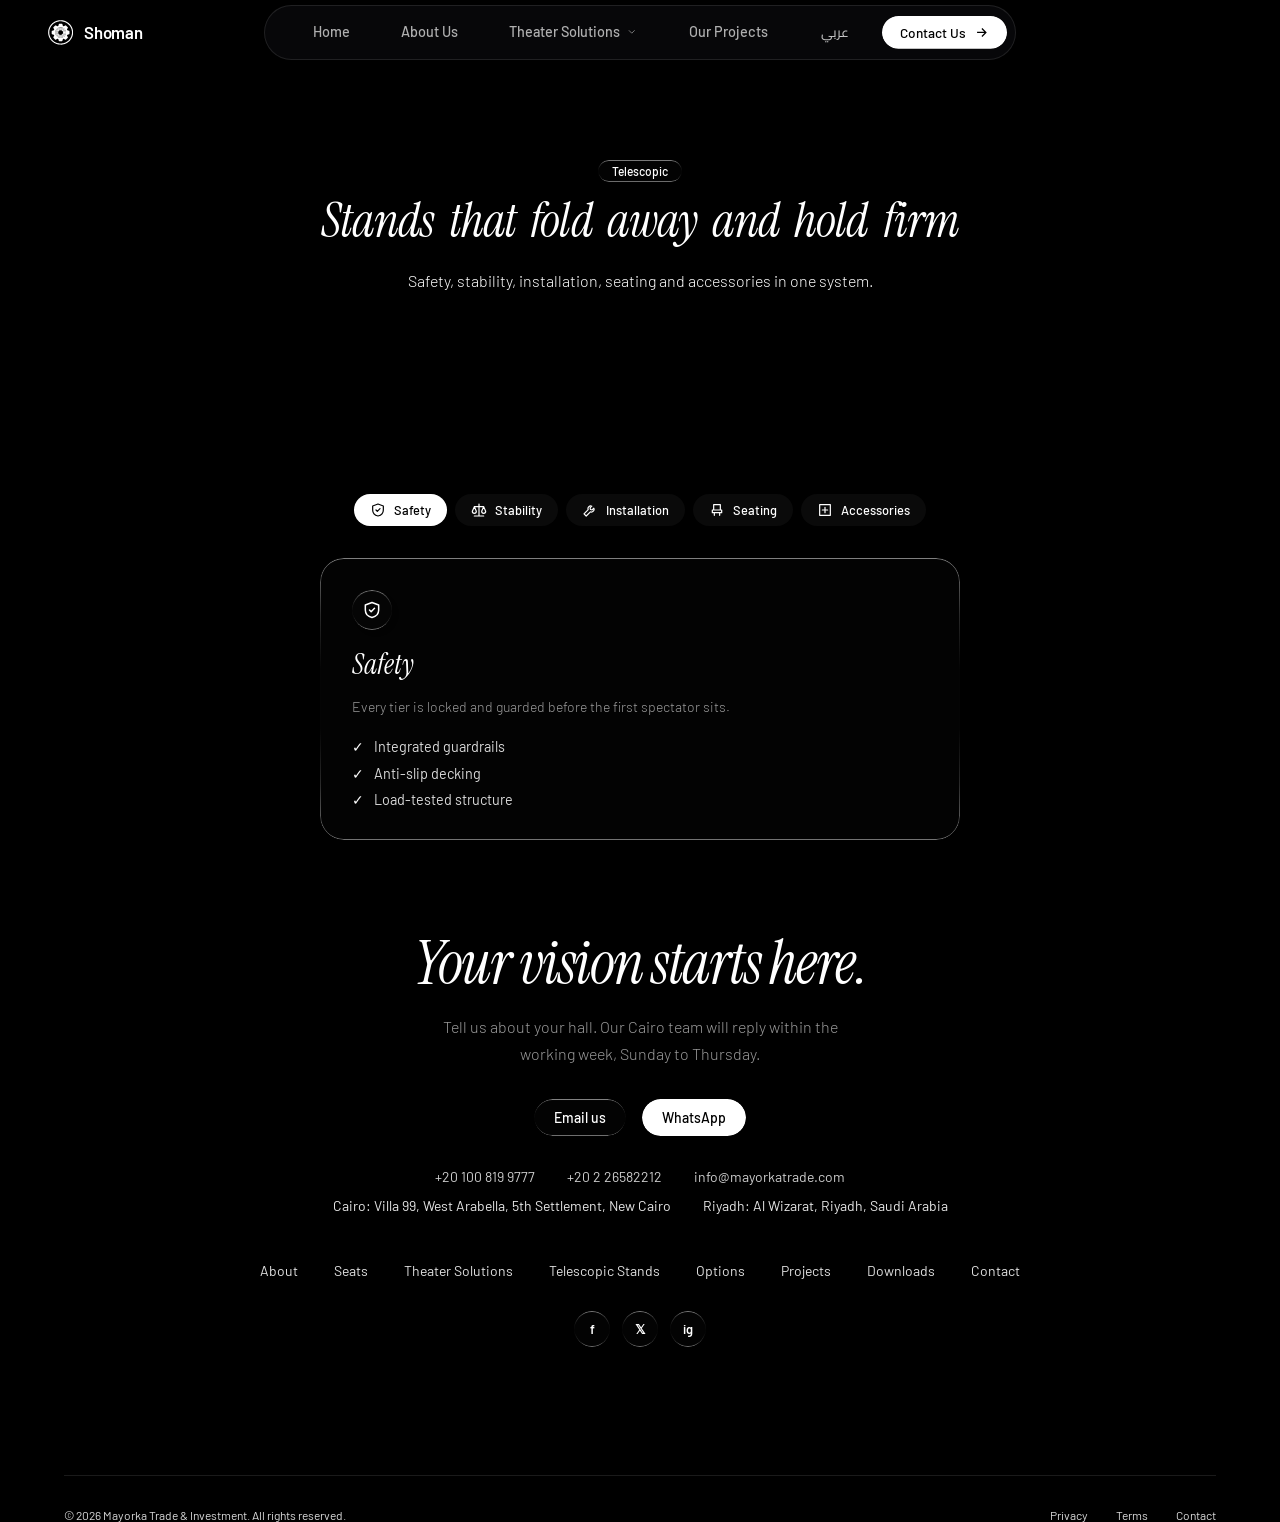
<file: telescopic.html>
<!doctype html>
<html lang="en" dir="ltr">
<head>
<meta charset="utf-8">
<meta name="viewport" content="width=device-width,initial-scale=1,viewport-fit=cover">
<script src="theme.js"></script>
<title>Shoman | Telescopic Stands</title>
<link rel="preconnect" href="https://fonts.googleapis.com">
<link rel="preconnect" href="https://fonts.gstatic.com" crossorigin>
<link rel="stylesheet" href="https://fonts.googleapis.com/css2?family=Barlow:wght@300;400;500;600&family=Instrument+Serif:ital@0;1&family=Cairo:wght@300;400;500;600;700&display=swap">
<style>
:root{--bg:#000;--fg:#fff;--muted:rgba(255,255,255,.6);--serif:'Instrument Serif','Cairo',serif;--sans:'Barlow','Cairo',ui-sans-serif,sans-serif}
*{box-sizing:border-box;margin:0;padding:0}
html{scroll-behavior:smooth}
body{background:var(--bg);color:var(--fg);font-family:var(--sans);-webkit-font-smoothing:antialiased;min-height:100svh;overflow-x:hidden}
a{color:inherit;text-decoration:none}ul{list-style:none}
::selection{background:rgba(255,255,255,.25);color:#000}
:focus-visible{outline:3px solid rgba(255,255,255,.5);outline-offset:2px}
.serif{font-family:var(--serif);font-style:italic}
[dir=rtl] .serif{font-style:normal;font-weight:600}
/* liquid glass (identical to Prism) */
.lg,.lgs{background:rgba(255,255,255,.01);background-blend-mode:luminosity;backdrop-filter:blur(4px);-webkit-backdrop-filter:blur(4px);box-shadow:inset 0 1px 1px rgba(255,255,255,.1);position:relative;overflow:hidden}
.lgs{backdrop-filter:blur(50px);-webkit-backdrop-filter:blur(50px);box-shadow:4px 4px 4px rgba(0,0,0,.05),inset 0 1px 1px rgba(255,255,255,.15)}
.lg::before,.lgs::before{content:'';position:absolute;inset:0;border-radius:inherit;padding:1.4px;background:linear-gradient(180deg,rgba(255,255,255,.45),rgba(255,255,255,.15) 20%,rgba(255,255,255,0) 40%,rgba(255,255,255,0) 60%,rgba(255,255,255,.15) 80%,rgba(255,255,255,.45));-webkit-mask:linear-gradient(#fff 0 0) content-box,linear-gradient(#fff 0 0);-webkit-mask-composite:xor;mask-composite:exclude;pointer-events:none}
.rise{animation:rise .6s ease-out both}
.rs{animation:rs .6s ease-out both}
.wr{display:inline-block;animation:wr .7s ease-out both}
@keyframes rise{from{opacity:0;transform:translateY(20px)}to{opacity:1;transform:none}}
@keyframes rs{from{transform:translateY(20px)}to{transform:none}}
@keyframes wr{0%{transform:translateY(50px)}50%{transform:translateY(-5px)}100%{transform:none}}
@media(prefers-reduced-motion:reduce){.rise,.rs,.wr{animation:none}}
/* video backdrop */
.vb{position:absolute;inset:0;width:100%;height:100%;object-fit:cover;z-index:0}
.fb,.ft{position:absolute;inset-inline:0;height:200px;z-index:1;pointer-events:none}
.fb{bottom:0;background:linear-gradient(to top,#000,transparent)}
.ft{top:0;background:linear-gradient(to bottom,#000,transparent)}
.sec{position:relative;overflow:hidden}
.wrap{position:relative;z-index:2;max-width:72rem;margin-inline:auto}
.pad{padding:6rem 1.5rem}
@media(min-width:768px){.pad{padding-inline:4rem}}
@media(min-width:1024px){.pad{padding-inline:6rem}}
/* pieces */
.pill{display:inline-block;border-radius:999px;padding:.25rem .875rem;font-size:.75rem;font-weight:500}
.gbtn{display:inline-flex;align-items:center;justify-content:center;gap:.5rem;border-radius:999px;padding:.625rem 1.25rem;font:500 .875rem var(--sans);color:#fff;border:0;cursor:pointer;white-space:nowrap}
.btn{display:inline-flex;align-items:center;gap:.5rem;border-radius:999px;padding:.625rem 1.25rem;font:500 .875rem var(--sans);background:#fff;color:#000;border:0;cursor:pointer;white-space:nowrap}
.btn.sm{padding:.4rem 1rem}
.ghost{background:none;color:#fff}.ghost:hover{background:rgba(255,255,255,.1)}
h2.h{font-size:2.25rem;line-height:.9;letter-spacing:-.025em;font-weight:400}
@media(min-width:768px){h2.h{font-size:3rem}}@media(min-width:1024px){h2.h{font-size:3.75rem}}
.p{font-size:.875rem;line-height:1.65;font-weight:300;color:var(--muted)}
.ctr{display:flex;flex-direction:column;align-items:center;text-align:center}
svg{width:1.1em;height:1.1em;flex:none}[dir=rtl] .ar{transform:scaleX(-1)}
/* nav */
header{position:fixed;inset-inline:0;top:1rem;z-index:50;padding:0 1.5rem}
@media(min-width:1024px){header{padding:0 4rem}}
nav{display:flex;align-items:center;justify-content:space-between;gap:1rem}
@media(min-width:768px){nav{display:grid;grid-template-columns:1fr auto 1fr}}
.logo{display:flex;align-items:center;gap:.5rem;font-size:1.125rem;font-weight:600;letter-spacing:-.02em;justify-self:start}
.bar{display:flex;align-items:center;gap:.25rem;border-radius:999px;padding:.375rem}
.links{display:none}@media(min-width:768px){.links{display:flex}.bar{padding-inline-start:.5rem}}
.links a{padding:.5rem .75rem;font-size:.875rem;font-weight:500;color:rgba(255,255,255,.9)}.links a:hover{color:#fff}
.lang{background:none;border:0;color:#fff;font:500 .8rem var(--sans);padding:.5rem .75rem;cursor:pointer;border-radius:999px}.lang:hover{background:rgba(255,255,255,.1)}
/* hero */
#home{min-height:100svh;display:flex;flex-direction:column}
.hin{position:relative;z-index:10;flex:1;display:flex;flex-direction:column;align-items:center;text-align:center;padding:9rem 1.5rem 0}
@media(min-width:768px){.hin{padding-top:11rem}}
.hin h1{margin-top:1.5rem;max-width:48rem;font-size:3.75rem;line-height:.85;letter-spacing:-2px;font-weight:400}
[dir=rtl] .hin h1{line-height:1.05;letter-spacing:0}
@media(min-width:768px){.hin h1{font-size:4.5rem}}@media(min-width:1024px){.hin h1{font-size:5.5rem;letter-spacing:-4px}[dir=rtl] .hin h1{letter-spacing:0}}
h1 span.w{display:inline-flex;flex-wrap:wrap;justify-content:center;gap:0 .3em}
.part{margin-top:auto;padding:4rem 0 2rem;gap:1.5rem}
.part ul{display:flex;flex-wrap:wrap;justify-content:center;gap:1rem 3rem}
.part li{font-size:1.5rem;letter-spacing:-.02em}@media(min-width:768px){.part li{font-size:1.875rem}}
/* process */
#process{min-height:700px;display:flex;align-items:center;padding:8rem 1.5rem}
/* features */
.row{display:flex;flex-direction:column;align-items:center;gap:2.5rem;margin-top:4rem}
@media(min-width:1024px){.row{flex-direction:row;gap:4rem;margin-top:6rem}.row.rev{flex-direction:row-reverse}}
.row>*{flex:1}.row h3{font-size:1.875rem;line-height:.95;letter-spacing:-.02em;font-weight:400}
@media(min-width:768px){.row h3{font-size:2.25rem}}
.media{position:relative;aspect-ratio:4/3;width:100%;border-radius:1rem;overflow:hidden}
/* grids */
.g{display:grid;gap:1.5rem;margin-top:4rem;grid-template-columns:1fr}
@media(min-width:768px){.g.b{grid-template-columns:repeat(2,1fr)}.g.t{grid-template-columns:repeat(3,1fr)}}
@media(min-width:1024px){.g.b{grid-template-columns:repeat(4,1fr)}}
.card{border-radius:1rem;padding:1.5rem}
.ico{display:flex;width:2.5rem;height:2.5rem;border-radius:50%;align-items:center;justify-content:center}
.card h3{margin-top:1.5rem;font-size:1.125rem;font-weight:400}.card .p{margin-top:.5rem}
.tag{display:block;margin-top:1.25rem;font-size:.75rem;color:rgba(255,255,255,.5)}
/* stats */
#stats{padding:8rem 1.5rem}
dl{border-radius:1.5rem;padding:3rem;display:grid;grid-template-columns:repeat(2,1fr);gap:2rem;text-align:center}
@media(min-width:768px){dl{padding:4rem}}@media(min-width:1024px){dl{grid-template-columns:repeat(4,1fr)}}
dl div{display:flex;flex-direction:column;gap:.5rem}dt{order:2;font-size:.875rem;font-weight:300;color:var(--muted)}
dd{font-size:2.25rem;letter-spacing:-.02em;font-variant-numeric:tabular-nums}@media(min-width:768px){dd{font-size:3rem}}@media(min-width:1024px){dd{font-size:3.75rem}}
/* cta + footer */
#contact{padding:8rem 1.5rem 2rem}
.cl{display:flex;flex-wrap:wrap;justify-content:center;gap:.75rem 2rem;margin-top:2rem;font-size:.875rem;color:rgba(255,255,255,.8)}
footer{margin-top:8rem;display:flex;flex-direction:column;align-items:center;justify-content:space-between;gap:1rem;border-top:1px solid rgba(255,255,255,.1);padding-top:2rem;font-size:.75rem;color:rgba(255,255,255,.4)}
@media(min-width:640px){footer{flex-direction:row}}
footer nav{display:flex;gap:1.5rem}footer a:hover{color:#fff}

.chips{display:flex;flex-wrap:wrap;justify-content:center;gap:.5rem;margin-top:2.5rem}
.chip{border:0;color:#fff;font:500 .8rem var(--sans);padding:.5rem 1rem;border-radius:999px;cursor:pointer;background:rgba(255,255,255,.04)}
.chip.on{background:#fff;color:#000}
.pc{display:flex;flex-direction:column;gap:.75rem;padding:1.75rem}
.pc[hidden]{display:none}
.pc .n{font-size:2.5rem;letter-spacing:-.02em;line-height:1}
.pc h3{margin:0;font-size:1.25rem}
.soc{display:flex;gap:.5rem;justify-content:center;margin-top:2rem}
.soc a{width:2.25rem;height:2.25rem;border-radius:50%;display:flex;align-items:center;justify-content:center;font-size:.8rem;font-weight:600}
.modal{position:fixed;inset:0;z-index:100;display:none;align-items:center;justify-content:center;padding:1.5rem;background:rgba(0,0,0,.7)}
.modal.on{display:flex}
.box{width:100%;max-width:32rem;border-radius:1.5rem;padding:2rem;background:rgba(10,10,10,.92);position:relative}
.box h3{font-size:1.75rem;font-weight:400;margin-bottom:1rem}.box h4{font-size:.95rem;font-weight:600;margin-top:1.25rem}
.box .p{margin-top:.4rem;color:rgba(255,255,255,.7)}.box .note{margin-top:1.5rem;font-size:.75rem;color:rgba(255,255,255,.4)}
.box button.x{position:absolute;top:1rem;inset-inline-end:1rem;background:none;border:0;color:#fff;font-size:1.25rem;cursor:pointer}
[dir=rtl]{--sans:'Cairo','Barlow',sans-serif}
.pgs{display:flex;flex-wrap:wrap;justify-content:center;gap:.5rem 1.5rem;margin-top:3rem;font-size:.875rem;color:rgba(255,255,255,.7)}.pgs a:hover{color:#fff}
.tabs{display:flex;flex-wrap:wrap;justify-content:center;gap:.5rem;margin-top:2.5rem}.tb{border:0;color:#fff;font:500 .8rem var(--sans);padding:.5rem 1rem;border-radius:999px;cursor:pointer;background:rgba(255,255,255,.04)}.tb.on{background:#fff;color:#000}
.pnl{margin:2rem auto 0;max-width:40rem;padding:2rem;border-radius:1.5rem}.pnl[hidden]{display:none}.pnl ul{margin-top:1.25rem;display:flex;flex-direction:column;gap:.6rem}.pnl li{font-size:.9rem;color:rgba(255,255,255,.85);display:flex;gap:.6rem}.pnl li::before{content:"✓";color:#fff}
.chs{display:flex;flex-wrap:wrap;gap:.5rem;margin-top:1.25rem}.chs .pill{font-weight:400;color:rgba(255,255,255,.85)}
.spec{margin-top:.25rem;display:grid;grid-template-columns:auto 1fr;gap:.35rem 1rem;font-size:.8rem}.spec dt{order:0;color:rgba(255,255,255,.5);font-size:.8rem}.spec dd{font-size:.8rem;letter-spacing:0;font-family:var(--sans);text-align:start}
.cr{display:flex;gap:2rem;align-items:flex-start;flex-wrap:wrap;margin-top:1rem}
.bar.lg{overflow:visible}.links .nl{display:inline-flex;align-items:center;gap:.3rem;border-radius:999px}.links .nl.on{background:rgba(255,255,255,.12);color:#fff}.links .nl:hover{background:rgba(255,255,255,.08)}
.has-dd{position:relative;display:flex}.dd{position:absolute;top:100%;inset-inline-start:0;padding-top:.6rem;display:none;min-width:15rem;z-index:60}.dd-in{border-radius:1.25rem;padding:.4rem;background:rgba(8,8,8,.94)}
.has-dd:hover .dd,.has-dd:focus-within .dd{display:block}.links .dd a{display:block;padding:.6rem .9rem;border-radius:.75rem;font-size:.85rem;color:rgba(255,255,255,.85)}.links .dd a:hover{background:rgba(255,255,255,.1);color:#fff}
.bg{display:inline-flex;padding:.4rem .6rem}@media(min-width:768px){.bg{display:none}}
.mnav{display:none;margin-top:.75rem;border-radius:1.5rem;padding:.5rem;flex-direction:column;background:rgba(8,8,8,.94)}.mnav.on{display:flex}@media(min-width:768px){.mnav{display:none!important}}
.mnav a{padding:.7rem 1rem;border-radius:999px;font-size:.9rem;font-weight:500}.mnav a.on{background:rgba(255,255,255,.12)}.mnav a.sub{padding-inline-start:2rem;font-size:.8rem;color:rgba(255,255,255,.7);font-weight:400}
.scrim{position:fixed;inset:0;z-index:80;background:rgba(0,0,0,.6);opacity:0;pointer-events:none;transition:opacity .3s}.scrim.on{opacity:1;pointer-events:auto}
.panel{position:fixed;top:0;bottom:0;inset-inline-end:0;width:min(28rem,100%);z-index:90;overflow-y:auto;background:rgba(8,8,8,.97);padding:1.5rem;border-inline-start:1px solid rgba(255,255,255,.15);transform:translateX(100%);transition:transform .35s ease}
[dir=rtl] .panel{transform:translateX(-100%)}.panel.on,[dir=rtl] .panel.on{transform:none}
.ph{display:flex;justify-content:space-between;align-items:flex-start;gap:1rem;margin-bottom:1.5rem}.pe{font-size:.75rem;color:rgba(255,255,255,.5)}.ph h3{font-size:2rem;font-weight:400;margin-top:.25rem}
.xb{background:none;border:0;color:#fff;font-size:1.5rem;line-height:1;cursor:pointer;padding:.25rem .5rem;border-radius:999px}.xb:hover{background:rgba(255,255,255,.1)}
.pimg{aspect-ratio:4/3;border-radius:1rem;background:rgba(255,255,255,.04);padding:2rem;margin-bottom:1.25rem}.pimg svg,.cimg svg{width:100%;height:100%}
.cimg{aspect-ratio:16/10;border-radius:.75rem;background:rgba(255,255,255,.04);padding:1rem;margin-bottom:.5rem}
.prow{display:flex;justify-content:space-between;gap:1rem;padding:.75rem 0;border-bottom:1px solid rgba(255,255,255,.1);font-size:.875rem}.prow b{font-weight:500;color:rgba(255,255,255,.55)}
.pbt{display:flex;flex-wrap:wrap;gap:.75rem;margin-top:1.5rem}
.pcard,.pc{cursor:pointer;transition:background .2s}.pcard:hover,.pc:hover{background:rgba(255,255,255,.04)}.hid{display:none!important}
.lmw{display:flex;flex-direction:column;align-items:center;gap:1rem;margin-top:3rem}
.lbx{position:fixed;inset:0;z-index:100;display:none;align-items:center;justify-content:center;padding:1.5rem;background:rgba(0,0,0,.8)}.lbx.on{display:flex}
.lbb{width:100%;max-width:56rem;border-radius:1.5rem;padding:1rem;position:relative;background:rgba(10,10,10,.96)}.lbb .xb{position:absolute;top:1.5rem;inset-inline-end:1.5rem;z-index:3;background:rgba(0,0,0,.5)}
.art{aspect-ratio:16/9;border-radius:1rem;overflow:hidden}.art svg{width:100%;height:100%;display:block}.cap{padding:1.25rem .75rem .5rem}.cap b{font-size:1.5rem;font-weight:400}.cap p{margin-top:.5rem}
</style>
<script>document.documentElement.classList.add("js")</script>
<style id="shoman-smooth">/* ===== Shoman smooth layer ===== */
:root{--ease:cubic-bezier(.22,1,.36,1)}
@keyframes shomanIn{from{opacity:0}to{opacity:1}}
@keyframes shomanUp{from{opacity:0;transform:translateY(16px)}to{opacity:1;transform:none}}
@keyframes shomanPop{from{opacity:0;transform:translateY(12px) scale(.98)}to{opacity:1;transform:none}}
/* page enter / leave */
body{animation:shomanIn .5s ease both}
html.leaving body{opacity:0;transition:opacity .26s ease}
main{transition:opacity .2s ease}main.lswap{opacity:0}
/* scroll reveal (replaces the fire-on-load .rise) */
html.js .rise{animation:none;opacity:0;transform:translateY(28px);transition:opacity .9s var(--ease),transform .9s var(--ease),background-color .3s ease,border-color .3s ease}
html.js .rise.in{opacity:1;transform:none}
html.js .rise.done{transition:transform .4s var(--ease),opacity .4s ease,background-color .3s ease,border-color .3s ease}
html.js .rise.done.pcard:hover,html.js .rise.done.pc:hover{transform:translateY(-4px)}
/* background videos fade in instead of popping */
html.js .vb{opacity:0;transition:opacity 1.2s ease}html.js .vb.ready{opacity:1}
/* nav dropdown + mobile menu */
.dd{display:block;opacity:0;visibility:hidden;transform:translateY(8px);transition:opacity .25s var(--ease),transform .25s var(--ease),visibility 0s linear .25s}
.has-dd:hover .dd,.has-dd:focus-within .dd{opacity:1;visibility:visible;transform:none;transition-delay:0s}
.links .nl svg{transition:transform .25s var(--ease)}.has-dd:hover .nl svg{transform:rotate(180deg)}
.mnav.on{animation:shomanPop .3s var(--ease)}
/* buttons, chips, links */
.btn,.gbtn,.chip,.tb,.lang,.links a,.mnav a,.dd a,.pgs a,footer a,.xb,.soc a{transition:color .25s ease,background-color .25s ease,border-color .25s ease,transform .25s var(--ease),opacity .25s ease}
.btn:hover,.gbtn:hover{transform:translateY(-1px)}.btn:active,.gbtn:active{transform:none}
.chip:hover:not(.on),.tb:hover:not(.on){background:rgba(255,255,255,.1)}
/* modal / lightbox / panel / tab + filter swaps */
.modal.on,.lbx.on{animation:shomanIn .25s ease}
.modal.on .box,.lbx.on .lbb{animation:shomanPop .35s var(--ease)}
.pc.swap,.pnl.swap{animation:shomanUp .5s var(--ease) both}
.pnl:not([hidden]){animation:shomanUp .5s var(--ease) both}
@media(prefers-reduced-motion:reduce){body{animation:none}html.js .rise{opacity:1;transform:none;transition:none}html.js .vb{opacity:1;transition:none}.pnl:not([hidden]),.pc.swap{animation:none}.dd{transition:none}}
/* footer video: dimmed + softened so the text stays readable */
#cta .vb,#contact .vb{filter:brightness(.55) blur(2px);transform:scale(1.05)}

/* icons */
.ico svg{width:1.25rem;height:1.25rem;stroke-linecap:round;stroke-linejoin:round}
.ico{transition:background-color .3s ease,transform .4s var(--ease)}
.card:hover .ico,.pnl:hover>.ico{background:rgba(255,255,255,.1);transform:scale(1.06)}
.ico+h3[style*="margin:0"]{margin-top:1.25rem!important}
.ico+h3{margin-top:1.25rem}
.pnl>.ico+h3{margin-top:1rem}
.tb{display:inline-flex;align-items:center;gap:.5rem}.tb svg{width:1rem;height:1rem;stroke-width:1.8;stroke-linecap:round;stroke-linejoin:round}
.card a[dir=ltr] svg{width:1rem;height:1rem;stroke-width:1.8;stroke-linecap:round;stroke-linejoin:round}
.card div svg{width:1rem;height:1rem;stroke-linecap:round;stroke-linejoin:round}
</style>
<link rel="stylesheet" href="theme.css">
<link rel="icon" type="image/svg+xml" href="favicon.svg">
</head>
<body>
<header>
  <nav>
    <a href="index.html" class="logo" aria-label="Shoman"><svg class="lg-ico" viewBox="83 -1 247 242" aria-hidden="true"><path fill="currentColor" fill-rule="evenodd" d="M203.5 79.0 202.4 80.0 197.5 80.0 196.4 81.0 193.5 81.0 192.4 82.0 190.5 82.0 189.6 82.9 188.5 83.0 187.6 83.9 186.5 84.0 185.6 84.9 184.5 85.0 183.6 85.9 182.2 86.1 179.6 88.9 178.2 89.1 173.1 94.2 172.9 95.6 170.1 98.2 170.0 99.4 169.1 100.2 169.0 101.4 168.1 102.2 168.0 103.4 167.0 104.5 167.0 106.4 166.1 107.2 166.0 108.4 165.0 109.5 165.0 111.4 164.0 112.5 164.0 130.4 165.0 131.5 165.0 133.4 165.9 134.2 166.0 135.4 167.0 136.5 167.0 138.4 168.9 140.2 169.0 141.4 169.9 142.2 170.1 143.6 171.9 145.2 172.1 146.6 180.2 154.8 181.6 155.0 183.2 156.8 184.4 156.9 185.2 157.8 186.4 157.9 187.2 158.8 188.4 158.9 189.2 159.8 190.4 159.9 191.5 160.9 193.4 160.9 194.5 161.9 198.4 161.9 199.5 162.9 213.4 162.9 214.5 161.9 218.4 161.9 219.2 161.0 220.4 160.9 221.2 160.0 222.4 159.9 223.5 158.9 225.4 158.9 227.2 157.0 228.4 156.9 229.2 156.0 230.6 155.8 232.2 154.0 233.6 153.8 238.8 148.6 239.0 147.2 241.8 144.6 241.9 143.5 242.8 142.6 242.9 141.5 243.8 140.6 244.0 139.2 245.9 137.4 245.9 134.5 246.8 133.6 246.9 132.5 247.9 131.4 247.9 127.5 248.9 126.4 248.9 115.5 247.9 114.4 247.9 111.5 246.9 110.4 246.9 108.5 245.9 107.4 245.9 105.5 245.0 104.6 244.9 103.5 244.0 102.6 243.9 101.5 243.0 100.6 242.8 99.2 240.0 96.6 239.8 95.2 232.6 88.1 231.2 87.9 229.6 86.1 228.5 86.0 227.6 85.1 226.5 85.0 225.6 84.1 224.5 84.0 223.6 83.1 222.5 83.0 221.4 82.0 219.5 82.0 218.4 81.0 215.5 81.0 214.4 80.0 209.5 80.0 208.4 79.0ZM195.5 89.9 199.4 89.9 200.5 88.9 212.4 88.9 213.5 89.9 216.4 89.9 217.2 90.8 218.4 90.9 219.5 91.9 221.4 91.9 223.2 93.8 224.6 94.0 227.2 96.8 228.6 97.0 231.9 100.2 232.1 101.6 234.9 104.2 235.0 105.4 235.9 106.2 236.0 107.4 236.9 108.2 237.0 109.4 238.0 110.5 238.0 114.4 239.0 115.5 239.0 127.4 238.0 128.5 238.0 131.4 237.1 132.2 237.0 133.4 236.1 134.2 236.0 135.4 235.1 136.2 234.9 137.6 233.1 139.2 232.9 140.6 225.6 147.9 224.2 148.1 222.6 149.9 221.5 150.0 220.4 151.0 218.5 151.0 217.4 152.0 215.5 152.0 214.4 153.0 212.5 153.0 211.4 154.0 201.5 154.0 200.4 153.0 197.5 153.0 196.4 152.0 194.5 152.0 193.4 151.0 191.5 151.0 189.6 149.1 188.2 148.9 185.6 146.1 184.2 145.9 180.0 141.6 179.8 140.2 177.0 137.6 176.9 136.5 175.9 135.4 175.9 133.5 174.9 132.4 174.9 130.5 173.9 129.4 173.9 126.5 172.9 125.4 172.9 117.5 173.9 116.4 173.9 113.5 174.9 112.4 174.9 109.5 175.8 108.6 175.9 107.5 176.8 106.6 176.9 105.5 177.8 104.6 178.0 103.2 186.2 95.0 187.6 94.8 189.2 93.0 190.4 92.9 191.2 92.0 192.4 91.9 193.2 91.0 194.4 90.9ZM192.5 36.0 189.1 39.2 189.0 40.4 188.0 41.5 188.0 43.4 187.0 44.5 187.0 46.4 186.0 47.5 186.0 50.4 185.0 51.5 185.0 53.4 184.0 54.5 184.0 56.4 183.6 56.9 182.5 57.0 181.6 57.9 180.5 58.0 179.6 58.9 178.5 59.0 177.4 60.0 174.5 60.0 172.6 58.1 171.5 58.0 170.6 57.1 169.5 57.0 168.6 56.1 167.5 56.0 166.6 55.1 165.5 55.0 164.6 54.1 163.2 53.9 161.6 52.1 159.5 52.0 158.4 51.0 156.5 51.0 155.6 51.9 154.2 52.1 152.6 53.9 151.2 54.1 150.1 55.2 149.9 56.6 149.4 57.0 148.2 57.1 136.1 69.2 136.0 70.4 135.0 71.5 135.0 75.4 135.9 76.2 136.0 77.4 136.9 78.2 137.1 79.6 138.9 81.2 139.0 82.4 139.9 83.2 140.0 84.4 140.9 85.2 141.0 86.4 141.9 87.2 142.1 88.6 143.9 90.2 144.0 92.4 143.1 93.2 143.0 94.4 142.1 95.2 142.0 96.4 141.1 97.2 140.9 98.6 139.6 99.9 137.5 100.0 136.4 101.0 133.5 101.0 132.4 102.0 130.5 102.0 129.4 103.0 125.5 103.0 124.6 103.9 123.2 104.1 120.1 107.2 120.0 109.4 119.0 110.5 119.0 131.4 120.0 132.5 120.0 134.4 120.9 135.2 121.1 136.6 122.2 137.8 123.4 137.9 124.5 138.9 126.4 138.9 127.5 139.9 131.4 139.9 132.2 140.8 133.4 140.9 134.5 141.9 136.4 141.9 137.5 142.9 140.4 142.9 140.9 143.2 141.0 144.4 142.0 145.5 142.0 147.4 142.9 148.2 143.0 149.4 144.0 150.5 144.0 151.4 143.1 152.2 143.0 153.4 142.1 154.2 141.9 155.6 140.1 157.2 140.0 158.4 139.1 159.2 139.0 160.4 138.1 161.2 138.0 162.4 137.1 163.2 136.9 164.6 135.0 166.5 135.0 170.4 135.9 171.2 136.1 172.6 154.2 190.8 160.4 190.9 162.2 189.0 163.4 188.9 164.2 188.0 165.4 187.9 166.2 187.0 167.4 186.9 168.2 186.0 169.4 185.9 170.2 185.0 171.6 184.8 173.5 182.9 178.4 182.9 179.2 183.8 180.4 183.9 181.2 184.8 182.6 185.0 183.9 186.2 184.0 187.4 185.0 188.5 185.0 190.4 186.0 191.5 186.0 195.4 187.0 196.5 187.0 198.4 188.0 199.5 188.0 201.4 188.9 202.2 189.1 203.6 190.2 204.8 191.4 204.9 192.2 205.8 193.4 205.9 194.5 206.9 217.4 206.9 218.2 206.0 219.4 205.9 220.2 205.0 221.6 204.8 222.8 203.6 222.9 202.5 223.9 201.4 223.9 199.5 224.9 198.4 224.9 196.5 225.9 195.4 225.9 193.5 226.9 192.4 226.9 189.5 227.8 188.6 228.0 187.2 230.2 185.0 231.6 184.8 233.2 183.0 235.4 182.9 236.2 182.0 236.6 182.0 237.4 182.8 238.6 183.0 239.2 183.8 240.6 184.0 242.2 185.8 243.4 185.9 244.2 186.8 245.4 186.9 246.2 187.8 247.4 187.9 248.2 188.8 249.6 189.0 251.5 190.9 257.4 190.9 261.2 187.0 262.6 186.8 263.0 185.2 266.2 182.0 267.6 181.8 268.0 180.2 268.5 179.9 269.6 179.8 270.0 178.2 270.5 177.9 271.6 177.8 275.8 173.6 275.9 172.5 276.9 171.4 276.9 166.5 276.0 165.6 275.9 164.5 275.0 163.6 274.8 162.2 273.0 160.6 272.9 159.5 272.0 158.6 271.9 157.5 271.0 156.6 270.9 155.5 270.0 154.6 269.8 153.2 268.0 151.6 267.9 150.5 269.8 148.6 269.9 146.5 270.8 145.6 271.0 144.2 272.2 143.0 274.4 142.9 275.5 141.9 277.4 141.9 278.5 140.9 280.4 140.9 281.5 139.9 284.4 139.9 285.5 138.9 287.4 138.9 288.2 138.0 289.6 137.8 291.8 135.6 291.9 133.5 292.9 132.4 292.9 110.5 291.9 109.4 291.8 107.2 288.6 104.1 287.5 104.0 286.4 103.0 283.5 103.0 282.4 102.0 280.5 102.0 279.4 101.0 276.5 101.0 275.4 100.0 273.5 100.0 272.6 99.1 271.5 99.0 271.0 98.6 270.9 97.5 269.9 96.4 269.9 94.5 269.0 93.6 268.9 92.6 268.0 91.6 268.0 91.2 268.8 90.5 269.0 89.2 269.8 88.6 269.9 87.5 270.8 86.6 271.0 85.2 272.8 83.6 272.9 82.5 273.8 81.6 273.9 80.5 274.8 79.6 275.0 78.2 276.8 76.6 276.9 74.5 277.8 73.6 277.8 73.2 277.0 72.5 276.8 71.2 276.0 70.6 275.8 69.2 258.6 52.1 256.5 52.0 255.4 51.0 254.5 51.0 253.4 52.0 251.5 52.0 250.6 52.9 249.5 53.0 248.6 53.9 247.5 54.0 246.6 54.9 245.5 55.0 244.6 55.9 243.5 56.0 242.6 56.9 241.5 57.0 240.6 57.9 239.2 58.1 237.6 59.9 235.5 60.0 234.6 59.1 233.5 59.0 232.4 58.0 230.2 57.9 228.0 55.6 227.9 54.5 226.9 53.4 226.9 50.5 225.9 49.4 225.9 46.5 224.9 45.4 224.9 43.5 223.9 42.4 223.9 40.5 219.6 36.1ZM195.5 70.9 217.4 70.9 218.5 71.9 220.4 71.9 221.5 72.9 224.4 72.9 225.2 73.8 226.4 73.9 227.2 74.8 228.4 74.9 229.2 75.8 230.4 75.9 231.2 76.8 232.6 77.0 234.2 78.8 235.6 79.0 237.2 80.8 238.6 81.0 247.9 90.2 248.1 91.6 249.9 93.2 250.0 94.4 250.9 95.2 251.0 96.4 251.9 97.2 252.1 98.6 253.9 100.2 254.0 102.4 254.9 103.2 255.0 104.4 256.0 105.5 256.0 108.4 257.0 109.5 257.0 113.4 258.0 114.5 258.0 127.4 257.0 128.5 257.0 133.4 256.0 134.5 256.0 137.4 255.1 138.2 255.0 139.4 254.1 140.2 254.0 141.4 253.1 142.2 253.0 143.4 252.1 144.2 252.0 145.4 251.1 146.2 250.9 147.6 249.1 149.2 248.9 150.6 246.1 153.2 245.9 154.6 241.6 158.9 240.2 159.1 236.6 162.9 235.2 163.1 233.6 164.9 232.5 165.0 231.6 165.9 230.5 166.0 229.6 166.9 228.5 167.0 227.6 167.9 226.5 168.0 225.6 168.9 224.5 169.0 223.4 170.0 219.5 170.0 218.4 171.0 216.5 171.0 215.4 172.0 197.5 172.0 196.4 171.0 193.5 171.0 192.4 170.0 189.5 170.0 188.4 169.0 186.5 169.0 185.6 168.1 184.5 168.0 183.6 167.1 182.5 167.0 181.6 166.1 180.2 165.9 178.6 164.1 177.2 163.9 175.6 162.1 174.2 161.9 168.6 156.1 167.5 156.0 167.0 155.6 166.8 154.2 164.0 151.6 163.8 150.2 162.0 148.6 161.9 147.5 161.0 146.6 160.8 145.2 159.0 143.6 158.9 141.5 158.0 140.6 157.9 139.5 156.9 138.4 156.9 136.5 155.9 135.4 155.9 132.5 154.9 131.4 154.9 127.5 153.9 126.4 153.9 116.5 154.9 115.4 154.9 111.5 155.9 110.4 155.9 107.5 156.9 106.4 156.9 104.5 157.8 103.6 157.9 102.5 158.9 101.4 158.9 99.5 159.8 98.6 160.0 97.2 161.8 95.6 162.0 94.2 163.8 92.6 164.0 91.2 166.8 88.6 167.0 87.2 170.2 84.0 171.6 83.8 176.2 79.0 177.4 78.9 178.2 78.0 179.6 77.8 181.2 76.0 183.4 75.9 184.2 75.0 185.4 74.9 186.2 74.0 187.4 73.9 188.5 72.9 190.4 72.9 191.5 71.9 194.4 71.9ZM203.0 0.0 201.5 1.0 196.2 1.0 195.0 1.5 190.8 1.5 189.5 2.0 186.4 2.0 183.5 3.0 180.9 3.4 179.5 4.0 177.4 4.0 172.6 5.4 171.1 6.1 169.6 6.4 168.5 7.0 167.2 7.0 165.5 7.5 162.9 8.9 158.8 10.1 155.5 12.0 153.8 12.4 151.5 13.5 150.0 14.8 148.8 15.1 148.0 15.8 146.5 16.2 145.8 17.0 142.5 18.4 140.8 20.0 139.2 20.6 137.5 22.1 136.6 22.4 134.9 23.9 133.2 24.6 129.5 28.1 127.9 28.9 122.5 34.1 121.5 34.5 116.5 39.5 116.1 40.5 110.6 46.2 110.0 47.6 108.0 49.8 106.9 51.9 105.0 53.8 104.0 55.8 102.5 57.5 101.1 60.5 99.6 62.2 98.9 64.8 97.4 66.6 95.9 70.8 94.4 72.8 93.0 77.5 92.1 78.6 92.0 79.5 91.1 80.9 91.0 82.5 88.4 89.8 88.0 92.5 87.0 95.2 87.0 97.5 86.0 99.2 86.0 101.5 85.0 104.2 85.0 113.5 84.5 114.8 84.5 126.0 85.0 127.4 85.0 135.6 86.0 138.4 86.0 140.6 87.0 143.4 87.4 146.0 88.0 147.2 88.4 150.4 89.0 151.4 89.4 154.0 91.0 157.4 91.4 160.0 94.0 165.4 94.2 167.0 96.2 170.5 97.1 173.1 98.0 174.1 99.6 177.6 100.9 179.1 102.2 182.2 104.1 184.4 104.2 185.1 105.5 187.2 109.1 191.4 110.0 193.1 113.1 196.4 113.6 197.6 125.0 209.0 126.5 209.8 131.0 214.0 132.8 214.9 134.6 216.6 136.1 217.2 138.4 219.2 141.5 220.8 143.4 222.4 146.8 223.9 147.5 224.6 151.0 226.1 152.1 227.1 154.9 228.0 155.6 228.6 158.2 229.6 159.6 230.5 161.5 230.9 165.6 232.8 167.5 232.9 168.9 233.8 170.9 234.0 172.2 234.9 173.5 234.9 174.6 235.5 176.2 235.9 177.6 235.9 184.2 237.9 187.5 237.9 189.2 238.9 198.6 238.9 199.9 239.4 202.4 239.4 203.4 239.9 204.5 239.9 205.1 239.6 205.9 238.5 205.9 230.5 206.8 229.6 206.5 229.0 198.5 229.0 197.4 228.0 190.5 228.0 189.4 227.0 184.5 227.0 183.4 226.0 179.5 226.0 178.4 225.0 176.5 225.0 175.4 224.0 172.5 224.0 171.4 223.0 169.5 223.0 168.6 222.1 167.5 222.0 166.4 221.0 164.5 221.0 163.6 220.1 162.5 220.0 161.6 219.1 160.5 219.0 159.4 218.0 157.5 218.0 156.6 217.1 155.5 217.0 154.6 216.1 153.5 216.0 152.6 215.1 151.2 214.9 149.6 213.1 148.2 212.9 146.6 211.1 145.5 211.0 144.6 210.1 143.2 209.9 141.6 208.1 140.2 207.9 137.6 205.1 136.2 204.9 120.0 188.6 119.8 187.2 116.0 183.6 115.8 182.2 114.0 180.6 113.8 179.2 112.0 177.6 111.8 176.2 110.0 174.6 109.9 173.5 109.0 172.6 108.9 171.5 108.0 170.6 107.9 169.5 107.0 168.6 106.9 167.5 106.0 166.6 105.9 165.5 105.0 164.6 104.9 163.5 103.9 162.4 103.9 160.5 103.0 159.6 102.9 158.5 102.0 157.6 101.9 156.5 100.9 155.4 100.9 152.5 99.9 151.4 99.9 149.5 98.9 148.4 98.9 146.5 97.9 145.4 97.9 140.5 96.9 139.4 96.9 135.5 95.9 134.4 95.9 105.5 96.9 104.4 96.9 100.5 97.9 99.4 97.9 94.5 98.9 93.4 98.9 91.5 99.9 90.4 99.9 88.5 100.9 87.4 100.9 84.5 101.8 83.6 101.9 82.5 102.8 81.6 102.9 80.5 103.9 79.4 103.9 77.5 104.8 76.6 104.9 75.5 105.8 74.6 105.9 73.5 106.8 72.6 106.9 71.5 107.8 70.6 107.9 69.5 108.8 68.6 109.0 67.2 110.8 65.6 110.9 64.5 111.8 63.6 112.0 62.2 113.8 60.6 114.0 59.2 116.8 56.6 117.0 55.2 120.8 51.6 121.0 50.2 133.2 38.0 134.6 37.8 138.2 34.0 139.6 33.8 142.2 31.0 143.4 30.9 144.2 30.0 145.6 29.8 147.2 28.0 148.6 27.8 150.2 26.0 151.4 25.9 152.2 25.0 153.4 24.9 154.2 24.0 155.4 23.9 156.2 23.0 157.4 22.9 158.2 22.0 159.4 21.9 160.2 21.0 161.4 20.9 162.5 19.9 164.4 19.9 165.2 19.0 166.4 18.9 167.5 17.9 169.4 17.9 170.5 16.9 173.4 16.9 174.5 15.9 176.4 15.9 177.5 14.9 181.4 14.9 182.5 13.9 185.4 13.9 186.5 12.9 190.4 12.9 191.5 11.9 205.6 11.8 205.9 11.4 205.9 1.4 204.6 0.0Z"/><path fill="currentColor" fill-rule="evenodd" d="M195.5 90.0 194.6 90.9 193.5 91.0 192.6 91.9 191.5 92.0 190.6 92.9 189.2 93.1 187.6 94.9 186.2 95.1 178.1 103.2 178.0 104.4 177.1 105.2 177.0 106.4 176.1 107.2 176.0 108.4 175.0 109.5 175.0 112.4 174.0 113.5 174.0 116.4 173.0 117.5 173.0 125.4 174.0 126.5 174.0 129.4 175.0 130.5 175.0 132.4 176.0 133.5 176.0 135.4 176.9 136.2 177.1 137.6 179.9 140.2 180.1 141.6 184.2 145.8 185.6 146.0 188.2 148.8 189.6 149.0 191.5 150.9 193.4 150.9 194.5 151.9 196.4 151.9 197.5 152.9 200.4 152.9 201.5 153.9 211.4 153.9 212.5 152.9 214.4 152.9 215.5 151.9 217.4 151.9 218.5 150.9 220.4 150.9 221.2 150.0 222.6 149.8 224.2 148.0 225.6 147.8 232.8 140.6 233.0 139.2 234.8 137.6 234.9 136.5 235.8 135.6 235.9 134.5 236.8 133.6 236.9 132.5 237.9 131.4 237.9 128.5 238.9 127.4 238.9 115.5 237.9 114.4 237.9 110.5 237.0 109.6 236.9 108.5 236.0 107.6 235.9 106.5 235.0 105.6 234.8 104.2 232.0 101.6 231.8 100.2 228.6 97.1 227.2 96.9 224.6 94.1 223.2 93.9 221.4 92.0 219.5 92.0 218.6 91.1 217.5 91.0 216.4 90.0 213.5 90.0 212.4 89.0 200.5 89.0 199.4 90.0ZM201.5 97.9 211.4 97.9 212.5 98.9 214.4 98.9 215.2 99.8 216.4 99.9 217.2 100.8 218.6 101.0 220.2 102.8 221.6 103.0 224.9 106.2 225.1 107.6 226.9 109.2 227.1 110.6 228.9 112.2 229.0 114.4 230.0 115.5 230.0 127.4 229.1 128.2 229.0 129.4 228.1 130.2 228.0 131.4 227.1 132.2 226.9 133.6 225.1 135.2 224.9 136.6 222.6 138.9 221.2 139.1 218.6 141.9 217.5 142.0 216.4 143.0 214.5 143.0 213.4 144.0 210.5 144.0 209.4 145.0 204.5 145.0 203.4 144.0 198.5 144.0 197.6 143.1 196.5 143.0 195.6 142.1 194.2 141.9 192.6 140.1 191.2 139.9 186.0 134.6 185.9 133.5 185.0 132.6 184.9 131.5 184.0 130.6 183.9 129.5 182.9 128.4 182.9 114.5 183.8 113.6 183.9 112.5 184.8 111.6 184.9 110.5 185.8 109.6 186.0 108.2 192.2 102.0 193.4 101.9 194.2 101.0 195.4 100.9 196.2 100.0 197.4 99.9 198.5 98.9 200.4 98.9ZM195.5 71.0 194.4 72.0 191.5 72.0 190.4 73.0 188.5 73.0 187.6 73.9 186.5 74.0 185.6 74.9 184.5 75.0 183.4 76.0 181.5 76.0 179.6 77.9 178.5 78.0 177.6 78.9 176.2 79.1 171.6 83.9 170.2 84.1 167.1 87.2 166.9 88.6 164.1 91.2 163.9 92.6 162.1 94.2 161.9 95.6 160.1 97.2 160.0 98.4 159.0 99.5 159.0 101.4 158.1 102.2 158.0 103.4 157.0 104.5 157.0 106.4 156.0 107.5 156.0 110.4 155.0 111.5 155.0 115.4 154.0 116.5 154.0 126.4 155.0 127.5 155.0 131.4 156.0 132.5 156.0 135.4 157.0 136.5 157.0 138.4 157.9 139.2 158.0 140.4 159.0 141.5 159.1 143.6 160.9 145.2 161.0 146.4 161.9 147.2 162.1 148.6 163.9 150.2 164.1 151.6 166.9 154.2 167.1 155.6 168.6 156.0 174.2 161.8 175.6 162.0 177.2 163.8 178.6 164.0 180.2 165.8 181.4 165.9 182.2 166.8 183.4 166.9 184.2 167.8 185.4 167.9 186.5 168.9 188.4 168.9 189.5 169.9 192.4 169.9 193.5 170.9 196.4 170.9 197.5 171.9 215.4 171.9 216.5 170.9 218.4 170.9 219.5 169.9 223.4 169.9 224.2 169.0 225.4 168.9 226.2 168.0 227.4 167.9 228.2 167.0 229.4 166.9 230.2 166.0 231.4 165.9 232.2 165.0 233.6 164.8 235.2 163.0 236.6 162.8 240.2 159.0 241.6 158.8 245.8 154.6 246.0 153.2 248.8 150.6 249.0 149.2 250.8 147.6 250.9 146.5 251.8 145.6 251.9 144.5 252.8 143.6 252.9 142.5 253.8 141.6 253.9 140.5 254.8 139.6 254.9 138.5 255.9 137.4 255.9 134.5 256.9 133.4 256.9 128.5 257.9 127.4 257.9 114.5 256.9 113.4 256.9 109.5 255.9 108.4 255.9 105.5 255.0 104.6 254.9 103.5 253.9 102.4 253.9 100.5 252.0 98.6 251.9 97.5 251.0 96.6 250.9 95.5 250.0 94.6 249.8 93.2 248.0 91.6 247.8 90.2 238.6 81.1 237.2 80.9 235.6 79.1 234.2 78.9 232.6 77.1 231.5 77.0 230.6 76.1 229.5 76.0 228.6 75.1 227.5 75.0 226.6 74.1 225.5 74.0 224.4 73.0 221.5 73.0 220.4 72.0 218.5 72.0 217.4 71.0ZM203.5 78.9 208.4 78.9 209.5 79.9 214.4 79.9 215.5 80.9 218.4 80.9 219.5 81.9 221.4 81.9 222.2 82.8 223.4 82.9 224.2 83.8 225.4 83.9 226.2 84.8 227.4 84.9 228.2 85.8 229.6 86.0 231.2 87.8 232.6 88.0 239.9 95.2 240.1 96.6 242.9 99.2 243.0 100.4 243.9 101.2 244.0 102.4 244.9 103.2 245.0 104.4 246.0 105.5 246.0 107.4 247.0 108.5 247.0 110.4 248.0 111.5 248.0 114.4 249.0 115.5 249.0 126.4 248.0 127.5 248.0 131.4 247.1 132.2 247.0 133.4 246.0 134.5 246.0 137.4 244.1 139.2 244.0 140.4 243.1 141.2 243.0 142.4 242.1 143.2 241.9 144.6 239.1 147.2 238.9 148.6 233.6 153.9 232.2 154.1 230.6 155.9 229.5 156.0 228.6 156.9 227.2 157.1 225.6 158.9 223.5 159.0 222.6 159.9 221.5 160.0 220.6 160.9 219.5 161.0 218.4 162.0 214.5 162.0 213.4 163.0 199.5 163.0 198.4 162.0 194.5 162.0 193.4 161.0 191.5 161.0 190.6 160.1 189.5 160.0 188.6 159.1 187.5 159.0 186.6 158.1 185.5 158.0 184.6 157.1 183.2 156.9 181.6 155.1 180.2 154.9 172.0 146.6 171.8 145.2 170.0 143.6 169.9 142.5 169.0 141.6 168.8 140.2 167.0 138.6 166.9 136.5 166.0 135.6 165.9 134.5 164.9 133.4 164.9 131.5 163.9 130.4 163.9 112.5 164.9 111.4 164.9 109.5 165.8 108.6 165.9 107.5 166.9 106.4 166.9 104.5 167.8 103.6 167.9 102.5 168.8 101.6 168.9 100.5 169.8 99.6 170.0 98.2 172.8 95.6 173.0 94.2 178.2 89.0 179.6 88.8 182.2 86.0 183.4 85.9 184.2 85.0 185.4 84.9 186.2 84.0 187.4 83.9 188.2 83.0 189.4 82.9 190.5 81.9 192.4 81.9 193.5 80.9 196.4 80.9 197.5 79.9 202.4 79.9ZM206.8 0.9 206.0 1.5 206.0 10.4 207.2 11.8 217.4 11.9 218.5 12.9 224.4 12.9 225.5 13.9 228.4 13.9 229.5 14.9 233.4 14.9 234.5 15.9 237.4 15.9 238.5 16.9 241.4 16.9 242.2 17.8 243.4 17.9 244.5 18.9 246.4 18.9 247.2 19.8 248.4 19.9 249.2 20.8 250.4 20.9 251.5 21.9 253.4 21.9 254.2 22.8 255.4 22.9 256.2 23.8 257.4 23.9 258.2 24.8 259.4 24.9 260.2 25.8 261.6 26.0 263.2 27.8 264.6 28.0 266.2 29.8 267.4 29.9 268.2 30.8 269.6 31.0 271.2 32.8 272.6 33.0 276.2 36.8 277.6 37.0 285.2 44.8 286.6 45.0 287.0 45.5 287.1 46.6 291.9 51.2 292.1 52.6 295.9 56.2 296.1 57.6 298.9 60.2 299.1 61.6 300.9 63.2 301.0 64.4 301.9 65.2 302.1 66.6 303.9 68.2 304.0 69.4 304.9 70.2 305.0 71.4 306.0 72.5 306.0 74.4 306.9 75.2 307.0 76.4 307.9 77.2 308.0 78.4 308.9 79.2 309.0 80.4 309.9 81.2 310.0 82.4 311.0 83.5 311.0 86.4 312.0 87.5 312.0 89.4 312.9 90.2 313.0 91.4 314.0 92.5 314.0 98.4 315.0 99.5 315.0 102.4 316.0 103.5 316.0 107.4 317.0 108.5 317.0 131.4 316.0 132.5 316.0 137.4 315.0 138.5 315.0 141.4 314.0 142.5 314.0 147.4 313.0 148.5 313.0 150.4 312.0 151.5 312.0 153.4 311.0 154.5 311.0 156.4 310.0 157.5 310.0 159.4 309.1 160.2 309.0 161.4 308.1 162.2 308.0 163.4 307.1 164.2 307.0 165.4 306.0 166.5 306.0 168.4 304.1 170.2 304.0 171.4 303.1 172.2 303.0 173.4 302.1 174.2 301.9 175.6 300.1 177.2 299.9 178.6 298.1 180.2 297.9 181.6 295.1 184.2 294.9 185.6 291.1 189.2 290.9 190.6 280.6 200.9 279.2 201.1 273.6 206.9 272.2 207.1 270.6 208.9 269.2 209.1 267.6 210.9 266.5 211.0 265.6 211.9 264.2 212.1 262.6 213.9 261.5 214.0 260.6 214.9 259.5 215.0 258.6 215.9 257.5 216.0 256.6 216.9 255.5 217.0 254.6 217.9 253.5 218.0 252.6 218.9 251.5 219.0 250.6 219.9 249.5 220.0 248.4 221.0 246.5 221.0 245.6 221.9 244.5 222.0 243.4 223.0 240.5 223.0 239.4 224.0 237.5 224.0 236.4 225.0 234.5 225.0 233.4 226.0 228.5 226.0 227.4 227.0 223.5 227.0 222.4 228.0 214.5 228.0 213.4 229.0 207.2 229.1 206.0 230.5 206.1 238.6 208.2 239.9 213.5 239.9 214.5 239.4 223.6 238.9 227.2 237.9 228.6 237.9 234.2 236.2 237.4 236.1 238.8 235.4 241.6 234.9 243.2 233.9 248.1 232.5 249.5 231.6 251.5 231.1 259.9 227.5 262.5 225.9 267.0 223.9 268.1 222.9 271.6 221.1 272.9 220.0 274.2 219.4 276.4 217.6 278.2 216.6 280.2 214.8 282.6 213.2 288.6 208.2 298.9 198.0 300.6 195.4 303.6 192.2 308.9 185.0 310.9 181.0 313.1 177.6 319.5 164.6 321.2 160.1 321.5 158.5 323.4 154.2 324.2 151.2 324.4 149.0 325.2 145.2 326.2 142.4 326.4 140.4 327.2 137.9 327.2 132.5 327.9 130.6 327.9 127.1 328.4 122.1 328.4 115.2 327.9 113.6 327.9 109.1 327.1 106.2 327.2 102.8 326.9 100.4 324.5 92.4 324.2 89.4 323.4 86.5 321.6 82.6 321.1 80.4 318.6 73.9 317.6 72.2 317.2 70.8 310.9 58.9 309.8 57.6 308.9 55.9 304.4 49.5 299.9 43.8 293.9 37.8 292.1 35.6 291.1 35.0 285.2 29.2 283.2 28.1 281.0 26.0 279.1 25.0 278.2 24.1 276.2 23.1 273.5 20.6 272.1 20.1 268.5 17.6 261.1 14.0 259.6 12.8 255.4 11.2 252.2 9.6 244.0 6.9 242.6 6.0 241.2 6.0 236.9 4.5 233.1 4.0 229.4 2.8 226.8 2.5 225.6 2.0 216.6 1.5 215.5 1.0 212.4 0.8Z"/></svg>Shoman</a>
    <div class="lg bar">
      <div class="links"><a href="index.html" class="nl" data-en="Home" data-ar="الرئيسية">Home</a><a href="about.html" class="nl" data-en="About Us" data-ar="من نحن">About Us</a><div class="has-dd"><a href="theater.html" class="nl" aria-haspopup="true"><span data-en="Theater Solutions" data-ar="حلول المسارح">Theater Solutions</span><svg viewBox="0 0 24 24" fill="none" stroke="currentColor" stroke-width="2" style="width:.8em;height:.8em"><path d="m6 9 6 6 6-6"/></svg></a><div class="dd" role="menu"><div class="dd-in lgs"><a class="all" href="theater.html" role="menuitem" data-en="All Theater Solutions" data-ar="كل حلول المسارح">All Theater Solutions</a><a href="theater.html#svc-arch" role="menuitem" data-en="Architecture &amp; Design" data-ar="العمارة والتصميم">Architecture &amp; Design</a><a href="theater.html#svc-audio" role="menuitem" data-en="Pro Audio" data-ar="الصوتيات الاحترافية">Pro Audio</a><a href="theater.html#svc-light" role="menuitem" data-en="Pro Lighting" data-ar="الإضاءة الاحترافية">Pro Lighting</a><a href="theater.html#svc-visual" role="menuitem" data-en="Visual &amp; Effects" data-ar="المؤثرات البصرية">Visual &amp; Effects</a><a href="theater.html#svc-mech" role="menuitem" data-en="Mechanism" data-ar="الميكانيزم">Mechanism</a><a href="theater.html#svc-care" role="menuitem" data-en="Annual Care Packages" data-ar="باقات الصيانة السنوية">Annual Care Packages</a></div></div></div><a href="projects.html" class="nl" data-en="Our Projects" data-ar="مشاريعنا">Our Projects</a></div>
      <button class="lang" id="lang" aria-label="Switch language">عربي</button>
      <a href="contact.html" class="btn sm"><span data-en="Contact Us" data-ar="تواصل معنا">Contact Us</span><svg class="ar" viewBox="0 0 24 24" fill="none" stroke="currentColor" stroke-width="2"><path d="M7 17 17 7M8 7h9v9"/></svg></a>
      <button class="lang bg" id="bg" aria-label="Menu" aria-expanded="false"><svg viewBox="0 0 24 24" fill="none" stroke="currentColor" stroke-width="2" style="width:1.25rem;height:1.25rem"><path d="M4 7h16M4 12h16M4 17h16"/></svg></button>
    </div>
  </nav>
  <div class="mnav lg" id="mnav"><a href="index.html" class="m" data-en="Home" data-ar="الرئيسية">Home</a><a href="about.html" class="m" data-en="About Us" data-ar="من نحن">About Us</a><div class="mrow"><a href="theater.html" class="m" data-en="Theater Solutions" data-ar="حلول المسارح">Theater Solutions</a><button type="button" class="mtog" aria-expanded="false" aria-label="Toggle submenu"><svg viewBox="0 0 24 24" fill="none" stroke="currentColor" stroke-width="2"><path d="m6 9 6 6 6-6"/></svg></button></div><div class="msub"><a class="sub" href="theater.html#svc-arch" data-en="Architecture &amp; Design" data-ar="العمارة والتصميم">Architecture &amp; Design</a><a class="sub" href="theater.html#svc-audio" data-en="Pro Audio" data-ar="الصوتيات الاحترافية">Pro Audio</a><a class="sub" href="theater.html#svc-light" data-en="Pro Lighting" data-ar="الإضاءة الاحترافية">Pro Lighting</a><a class="sub" href="theater.html#svc-visual" data-en="Visual &amp; Effects" data-ar="المؤثرات البصرية">Visual &amp; Effects</a><a class="sub" href="theater.html#svc-mech" data-en="Mechanism" data-ar="الميكانيزم">Mechanism</a><a class="sub" href="theater.html#svc-care" data-en="Annual Care Packages" data-ar="باقات الصيانة السنوية">Annual Care Packages</a></div><a href="projects.html" class="m" data-en="Our Projects" data-ar="مشاريعنا">Our Projects</a><a href="contact.html" class="m" data-en="Contact Us" data-ar="تواصل معنا">Contact Us</a></div>
</header>
<script>(function(){var b=document.getElementById("bg"),m=document.getElementById("mnav");b.addEventListener("click",function(){var o=m.classList.toggle("on");b.setAttribute("aria-expanded",o)});m.addEventListener("click",function(e){if(e.target.tagName==="A")m.classList.remove("on")})})()</script>
<main>
<section class="sec" style="padding:10rem 1.5rem 4rem"><video class="vb" src="cta.mp4" autoplay loop muted playsinline aria-hidden="true" tabindex="-1"></video><div class="fb"></div><div aria-hidden="true" style="position:absolute;inset:0;z-index:0;background:rgba(0,0,0,.45)"></div><div class="wrap ctr" style="max-width:48rem"><span class="lg pill rise" style="margin-bottom:1rem" data-en="Telescopic" data-ar="القابلة للطي"></span><h1 id="h1" class="serif" style="font-size:3rem;line-height:.95;letter-spacing:-.02em;font-weight:400" data-en="Stands that fold away and hold firm" data-ar="مدرجات تُطوى وتثبت بقوة"></h1><p class="p rs" style="margin-top:1.5rem;font-size:1rem;color:#fff;max-width:40rem" data-en="Safety, stability, installation, seating and accessories in one system." data-ar="السلامة والثبات والتركيب والمقاعد والإكسسوارات في نظام واحد."></p></div></section>
<section class="pad"><div class="wrap"><div class="tabs" id="tabs" role="tablist"><button class="tb on" role="tab" data-tab="0"><svg viewBox="0 0 24 24" fill="none" stroke="currentColor" stroke-width="1.8" aria-hidden="true"><path d="M12 3 4 6v6c0 5 3.5 8 8 9 4.5-1 8-4 8-9V6zM9 12l2 2 4-4"/></svg><span data-en="Safety" data-ar="السلامة"></span></button><button class="tb" role="tab" data-tab="1"><svg viewBox="0 0 24 24" fill="none" stroke="currentColor" stroke-width="1.8" aria-hidden="true"><path d="M12 3v18M5 21h14M5 7h14M5 7l-3 7a3 3 0 0 0 6 0zM19 7l-3 7a3 3 0 0 0 6 0z"/></svg><span data-en="Stability" data-ar="الثبات"></span></button><button class="tb" role="tab" data-tab="2"><svg viewBox="0 0 24 24" fill="none" stroke="currentColor" stroke-width="1.8" aria-hidden="true"><path d="M14.7 6.3a4 4 0 0 0-5.4 5.1L3 17.7 6.3 21l6.3-6.3a4 4 0 0 0 5.1-5.4l-2.6 2.6-2.4-.6-.6-2.4z"/></svg><span data-en="Installation" data-ar="التركيب"></span></button><button class="tb" role="tab" data-tab="3"><svg viewBox="0 0 24 24" fill="none" stroke="currentColor" stroke-width="1.8" aria-hidden="true"><path d="M7 4h10v8H7zM5 12h14v4H5zM8 16v4M16 16v4"/></svg><span data-en="Seating" data-ar="المقاعد"></span></button><button class="tb" role="tab" data-tab="4"><svg viewBox="0 0 24 24" fill="none" stroke="currentColor" stroke-width="1.8" aria-hidden="true"><path d="M4 4h16v16H4zM12 8v8M8 12h8"/></svg><span data-en="Accessories" data-ar="الإكسسوارات"></span></button></div><div class="pnl lg" data-pn="0" role="tabpanel"><span class="ico lgs"><svg viewBox="0 0 24 24" fill="none" stroke="currentColor" stroke-width="1.8" aria-hidden="true"><path d="M12 3 4 6v6c0 5 3.5 8 8 9 4.5-1 8-4 8-9V6zM9 12l2 2 4-4"/></svg></span><h3 class="serif" style="font-size:1.75rem;font-weight:400" data-en="Safety" data-ar="السلامة"></h3><p class="p" style="margin-top:.75rem" data-en="Every tier is locked and guarded before the first spectator sits." data-ar="كل مستوى مؤمَّن ومزوَّد بحواجز قبل جلوس أول متفرج."></p><ul><li data-en="Integrated guardrails" data-ar="حواجز مدمجة"></li><li data-en="Anti-slip decking" data-ar="أرضية مانعة للانزلاق"></li><li data-en="Load-tested structure" data-ar="هيكل مُختبر تحت الحمل"></li></ul></div><div class="pnl lg" data-pn="1" hidden role="tabpanel"><span class="ico lgs"><svg viewBox="0 0 24 24" fill="none" stroke="currentColor" stroke-width="1.8" aria-hidden="true"><path d="M12 3v18M5 21h14M5 7h14M5 7l-3 7a3 3 0 0 0 6 0zM19 7l-3 7a3 3 0 0 0 6 0z"/></svg></span><h3 class="serif" style="font-size:1.75rem;font-weight:400" data-en="Stability" data-ar="الثبات"></h3><p class="p" style="margin-top:.75rem" data-en="A rigid frame keeps the stand steady under a full crowd." data-ar="هيكل صلب يحافظ على ثبات المدرج تحت حشد كامل."></p><ul><li data-en="Cross-braced frame" data-ar="هيكل بتدعيم متقاطع"></li><li data-en="Levelling feet" data-ar="أرجل ضبط المستوى"></li><li data-en="Locking mechanism" data-ar="آلية تأمين"></li></ul></div><div class="pnl lg" data-pn="2" hidden role="tabpanel"><span class="ico lgs"><svg viewBox="0 0 24 24" fill="none" stroke="currentColor" stroke-width="1.8" aria-hidden="true"><path d="M14.7 6.3a4 4 0 0 0-5.4 5.1L3 17.7 6.3 21l6.3-6.3a4 4 0 0 0 5.1-5.4l-2.6 2.6-2.4-.6-.6-2.4z"/></svg></span><h3 class="serif" style="font-size:1.75rem;font-weight:400" data-en="Installation" data-ar="التركيب"></h3><p class="p" style="margin-top:.75rem" data-en="Planned on site and installed by our own crews." data-ar="يُخطَّط في الموقع ويُركَّب بواسطة فرقنا."></p><ul><li data-en="Site survey" data-ar="معاينة الموقع"></li><li data-en="Fast fit-out" data-ar="تركيب سريع"></li><li data-en="Handover and training" data-ar="تسليم وتدريب"></li></ul></div><div class="pnl lg" data-pn="3" hidden role="tabpanel"><span class="ico lgs"><svg viewBox="0 0 24 24" fill="none" stroke="currentColor" stroke-width="1.8" aria-hidden="true"><path d="M7 4h10v8H7zM5 12h14v4H5zM8 16v4M16 16v4"/></svg></span><h3 class="serif" style="font-size:1.75rem;font-weight:400" data-en="Seating" data-ar="المقاعد"></h3><p class="p" style="margin-top:.75rem" data-en="Choose bench, shell or upholstered seats for each tier." data-ar="اختر مقاعد مقعدية أو قوقعية أو منجّدة لكل مستوى."></p><ul><li data-en="Bench and individual seats" data-ar="مقاعد مشتركة وفردية"></li><li data-en="Multiple finishes" data-ar="تشطيبات متعددة"></li><li data-en="Colour matching" data-ar="مطابقة الألوان"></li></ul></div><div class="pnl lg" data-pn="4" hidden role="tabpanel"><span class="ico lgs"><svg viewBox="0 0 24 24" fill="none" stroke="currentColor" stroke-width="1.8" aria-hidden="true"><path d="M4 4h16v16H4zM12 8v8M8 12h8"/></svg></span><h3 class="serif" style="font-size:1.75rem;font-weight:400" data-en="Accessories" data-ar="الإكسسوارات"></h3><p class="p" style="margin-top:.75rem" data-en="Add-ons that complete the stand for sport and events." data-ar="إضافات تكمل المدرج للرياضة والفعاليات."></p><ul><li data-en="Handrails" data-ar="درابزين"></li><li data-en="Aisle lighting" data-ar="إضاءة الممرات"></li><li data-en="Seat numbering" data-ar="ترقيم المقاعد"></li></ul></div></div></section>
<script>document.querySelectorAll(".tb").forEach(function(b){b.addEventListener("click",function(){document.querySelectorAll(".tb").forEach(function(x){x.classList.toggle("on",x===b)});document.querySelectorAll(".pnl").forEach(function(p){p.hidden=p.dataset.pn!==b.dataset.tab})})})</script>
<!-- CTA + FOOTER on the footer video -->
<section id="cta" class="sec">
  <video class="vb" src="cta.mp4" autoplay loop muted playsinline aria-hidden="true" tabindex="-1"></video>
  <div class="ft"></div>
  <div class="wrap">
    <div class="rise ctr">
      <h2 class="h serif" style="max-width:48rem" data-en="Your vision starts here." data-ar="رؤيتك تبدأ من هنا."></h2>
      <p class="p" style="margin-top:1.5rem;max-width:28rem;font-size:1rem" data-en="Tell us about your hall. Our Cairo team will reply within the working week, Sunday to Thursday." data-ar="حدّثنا عن قاعتك. سيرد فريقنا في القاهرة خلال أسبوع العمل، من الأحد إلى الخميس."></p>
      <div style="margin-top:2rem;display:flex;flex-wrap:wrap;gap:1rem;justify-content:center">
        <a class="gbtn lgs" href="mailto:info@mayorkatrade.com" data-en="Email us" data-ar="راسلنا">Email us</a>
        <a class="btn" href="https://wa.me/201008199777" data-en="WhatsApp" data-ar="واتساب">WhatsApp</a>
      </div>
      <div class="cl"><span dir="ltr">+20 100 819 9777</span><span dir="ltr">+20 2 26582212</span><span dir="ltr">info@mayorkatrade.com</span></div>
      <div class="cl" style="margin-top:.75rem;color:rgba(255,255,255,.6)"><span data-en="Cairo: Villa 99, West Arabella, 5th Settlement, New Cairo" data-ar="القاهرة: فيلا 99، ويست أرابيلا، التجمع الخامس، القاهرة الجديدة"></span><span data-en="Riyadh: Al Wizarat, Riyadh, Saudi Arabia" data-ar="الرياض: الوزارات، الرياض، المملكة العربية السعودية"></span></div>
    </div>
    <nav class="pgs" aria-label="Pages"><a href="about.html" data-en="About" data-ar="من نحن">About</a><a href="seats.html" data-en="Seats" data-ar="المقاعد">Seats</a><a href="theater.html" data-en="Theater Solutions" data-ar="حلول المسارح">Theater Solutions</a><a href="telescopic.html" data-en="Telescopic Stands" data-ar="المدرجات القابلة للطي">Telescopic Stands</a><a href="options.html" data-en="Options" data-ar="الخيارات">Options</a><a href="projects.html" data-en="Projects" data-ar="المشاريع">Projects</a><a href="downloads.html" data-en="Downloads" data-ar="التحميلات">Downloads</a><a href="contact.html" data-en="Contact" data-ar="تواصل">Contact</a></nav>
    <div class="soc"><a class="lg" href="#" target="_blank" rel="noopener" aria-label="Facebook">f</a><a class="lg" href="#" target="_blank" rel="noopener" aria-label="X">𝕏</a><a class="lg" href="#" target="_blank" rel="noopener" aria-label="Instagram">ig</a></div>
    <footer>
      <p data-en="© 2026 Mayorka Trade & Investment. All rights reserved." data-ar="© 2026 مايوركا للتجارة والاستثمار. جميع الحقوق محفوظة."></p>
      <nav><a href="#" data-legal="privacy" data-en="Privacy" data-ar="الخصوصية">Privacy</a><a href="#" data-legal="terms" data-en="Terms" data-ar="الشروط">Terms</a><a href="#contact" data-en="Contact" data-ar="تواصل">Contact</a></nav>
    </footer>
  </div>
</section>
</main>
<div class="modal" id="legal" role="dialog" aria-modal="true" aria-labelledby="lt"><div class="box lgs">
  <button class="x" id="lx" aria-label="Close">×</button>
  <div id="l-privacy" hidden><h3 class="serif" id="lt" data-en="Privacy" data-ar="الخصوصية"></h3>
    <h4 data-en="What we collect" data-ar="ما نجمعه"></h4><p class="p" data-en="This site does not collect personal data. There are no accounts, forms or newsletters." data-ar="لا يجمع هذا الموقع أي بيانات شخصية. لا توجد حسابات أو نماذج أو نشرات بريدية."></p>
    <h4 data-en="Contact" data-ar="التواصل"></h4><p class="p" data-en="Messages sent by phone, email or WhatsApp are handled by the Shoman team only." data-ar="الرسائل المرسلة عبر الهاتف أو البريد أو واتساب يتعامل معها فريق Shoman فقط."></p><p class="note" data-en="Draft text for review. Final legal wording to be supplied." data-ar="نص مبدئي للمراجعة. يُستبدل بالصياغة القانونية النهائية."></p></div>
  <div id="l-terms" hidden><h3 class="serif" data-en="Terms" data-ar="الشروط"></h3>
    <h4 data-en="Use of this site" data-ar="استخدام الموقع"></h4><p class="p" data-en="Content is for information only. It is not an offer, a quotation or a price list." data-ar="المحتوى للتعريف فقط. وهو ليس عرضًا ولا تسعيرًا ولا قائمة أسعار."></p>
    <h4 data-en="Specifications" data-ar="المواصفات"></h4><p class="p" data-en="Specifications and images may change without notice." data-ar="قد تتغير المواصفات والصور دون إشعار."></p><p class="note" data-en="Draft text for review. Final legal wording to be supplied." data-ar="نص مبدئي للمراجعة. يُستبدل بالصياغة القانونية النهائية."></p></div>
</div></div>
<script>
(function(){
  var root=document.documentElement,btn=document.getElementById('lang'),h1=document.getElementById('h1');
  function words(){
    var t=h1.getAttribute('data-'+root.lang);
    h1.innerHTML='<span class="w" dir="auto">'+t.split(' ').map(function(w,i){return '<span class="wr" style="animation-delay:'+i*100+'ms">'+w+'</span>'}).join(' ')+'</span>';
  }
  function apply(l){
    root.lang=l;root.dir=l==='ar'?'rtl':'ltr';
    document.querySelectorAll('[data-en]').forEach(function(e){if(e!==h1)e.innerHTML=e.getAttribute('data-'+l)});
    btn.textContent=l==='ar'?'EN':'عربي';
    document.title=l==='ar'?'Shoman | مايوركا للتجارة والاستثمار':'Shoman | Mayorka Trade & Investment';
    words();
    try{localStorage.setItem('shoman-lang',l)}catch(e){}
  }

  document.querySelectorAll('.chip').forEach(function(c){c.addEventListener('click',function(){
    document.querySelectorAll('.chip').forEach(function(x){x.classList.toggle('on',x===c)});
    document.querySelectorAll('.pc').forEach(function(p){p.hidden=c.dataset.chip!=='all'&&p.dataset.s!==c.dataset.chip});
  })});
  var lg=document.getElementById('legal');
  function openL(k){document.getElementById('l-privacy').hidden=k!=='privacy';document.getElementById('l-terms').hidden=k!=='terms';lg.classList.add('on');document.getElementById('lx').focus()}
  function closeL(){lg.classList.remove('on')}
  document.querySelectorAll('[data-legal]').forEach(function(a){a.addEventListener('click',function(e){e.preventDefault();openL(a.dataset.legal)})});
  document.getElementById('lx').addEventListener('click',closeL);
  lg.addEventListener('click',function(e){if(e.target===lg)closeL()});
  document.addEventListener('keydown',function(e){if(e.key==='Escape')closeL()});
  btn.addEventListener('click',function(){apply(root.lang==='ar'?'en':'ar')});
  var s='en';try{s=localStorage.getItem('shoman-lang')||'en'}catch(e){}
  apply(s);
})();
</script>
<!--OV--><!--/OV-->
<script id="shoman-smooth-js">/* ===== Shoman smooth layer ===== */
(function(){
  var d=document,root=d.documentElement,reduce=false;
  try{reduce=matchMedia('(prefers-reduced-motion:reduce)').matches}catch(e){}

  /* 1. scroll reveal */
  var io=null;
  function reveal(el){
    el.classList.add('in');
    var t=(parseFloat(el.style.transitionDelay)||0)*1000+950;
    setTimeout(function(){el.style.transitionDelay='';el.classList.add('done')},t);
  }
  if('IntersectionObserver' in window&&!reduce){
    io=new IntersectionObserver(function(es){es.forEach(function(e){if(e.isIntersecting){io.unobserve(e.target);reveal(e.target)}})},{threshold:.12,rootMargin:'0px 0px -5% 0px'});
  }
  function watch(el){el.classList.remove('done');if(io)io.observe(el);else el.classList.add('in','done')}
  window.__shomanWatch=watch;
  d.querySelectorAll('.rise').forEach(function(el){var ad=el.style.animationDelay;if(ad)el.style.transitionDelay=ad;watch(el)});

  /* 2. background videos fade in once they can play */
  d.querySelectorAll('.vb').forEach(function(v){
    var done=false;function ok(){if(!done){done=true;v.classList.add('ready')}}
    if(v.readyState>=2)ok();
    v.addEventListener('loadeddata',ok);v.addEventListener('playing',ok);
    setTimeout(ok,2500);
  });

  /* 3. page-to-page transition */
  d.addEventListener('click',function(e){
    if(e.defaultPrevented||e.button||e.metaKey||e.ctrlKey||e.shiftKey||e.altKey)return;
    var a=e.target.closest&&e.target.closest('a[href]');if(!a)return;
    if((a.target&&a.target!=='_self')||a.hasAttribute('download'))return;
    var u;try{u=new URL(a.href,location.href)}catch(x){return}
    if(u.protocol!==location.protocol||u.host!==location.host)return;
    if(u.pathname===location.pathname&&u.search===location.search)return;
    if(!/\.html?$|\/$/.test(u.pathname))return;
    e.preventDefault();root.classList.add('leaving');
    setTimeout(function(){location.href=u.href},reduce?0:260);
  });
  addEventListener('pageshow',function(e){if(e.persisted)root.classList.remove('leaving')});

  /* 4. language switch: fade content out, swap, fade back in */
  var lb=d.getElementById('lang'),mn=d.querySelector('main'),pass=false;
  if(lb&&mn&&!reduce){
    lb.addEventListener('click',function(e){
      if(pass){pass=false;requestAnimationFrame(function(){requestAnimationFrame(function(){mn.classList.remove('lswap')})});return}
      e.stopImmediatePropagation();mn.classList.add('lswap');
      setTimeout(function(){pass=true;lb.click()},200);
    },true);
  }

  /* 5. filter chips / tabs: animate the newly shown items */
  d.addEventListener('click',function(e){
    if(!(e.target.closest&&e.target.closest('.chip,.tb')))return;
    setTimeout(function(){
      d.querySelectorAll('.pc:not([hidden]),.pnl:not([hidden])').forEach(function(el){
        el.classList.remove('swap');void el.offsetWidth;el.classList.add('swap');
        el.addEventListener('animationend',function(){el.classList.remove('swap')},{once:true});
      });
    },0);
  });
})();
</script>
</body>
</html>
</file>
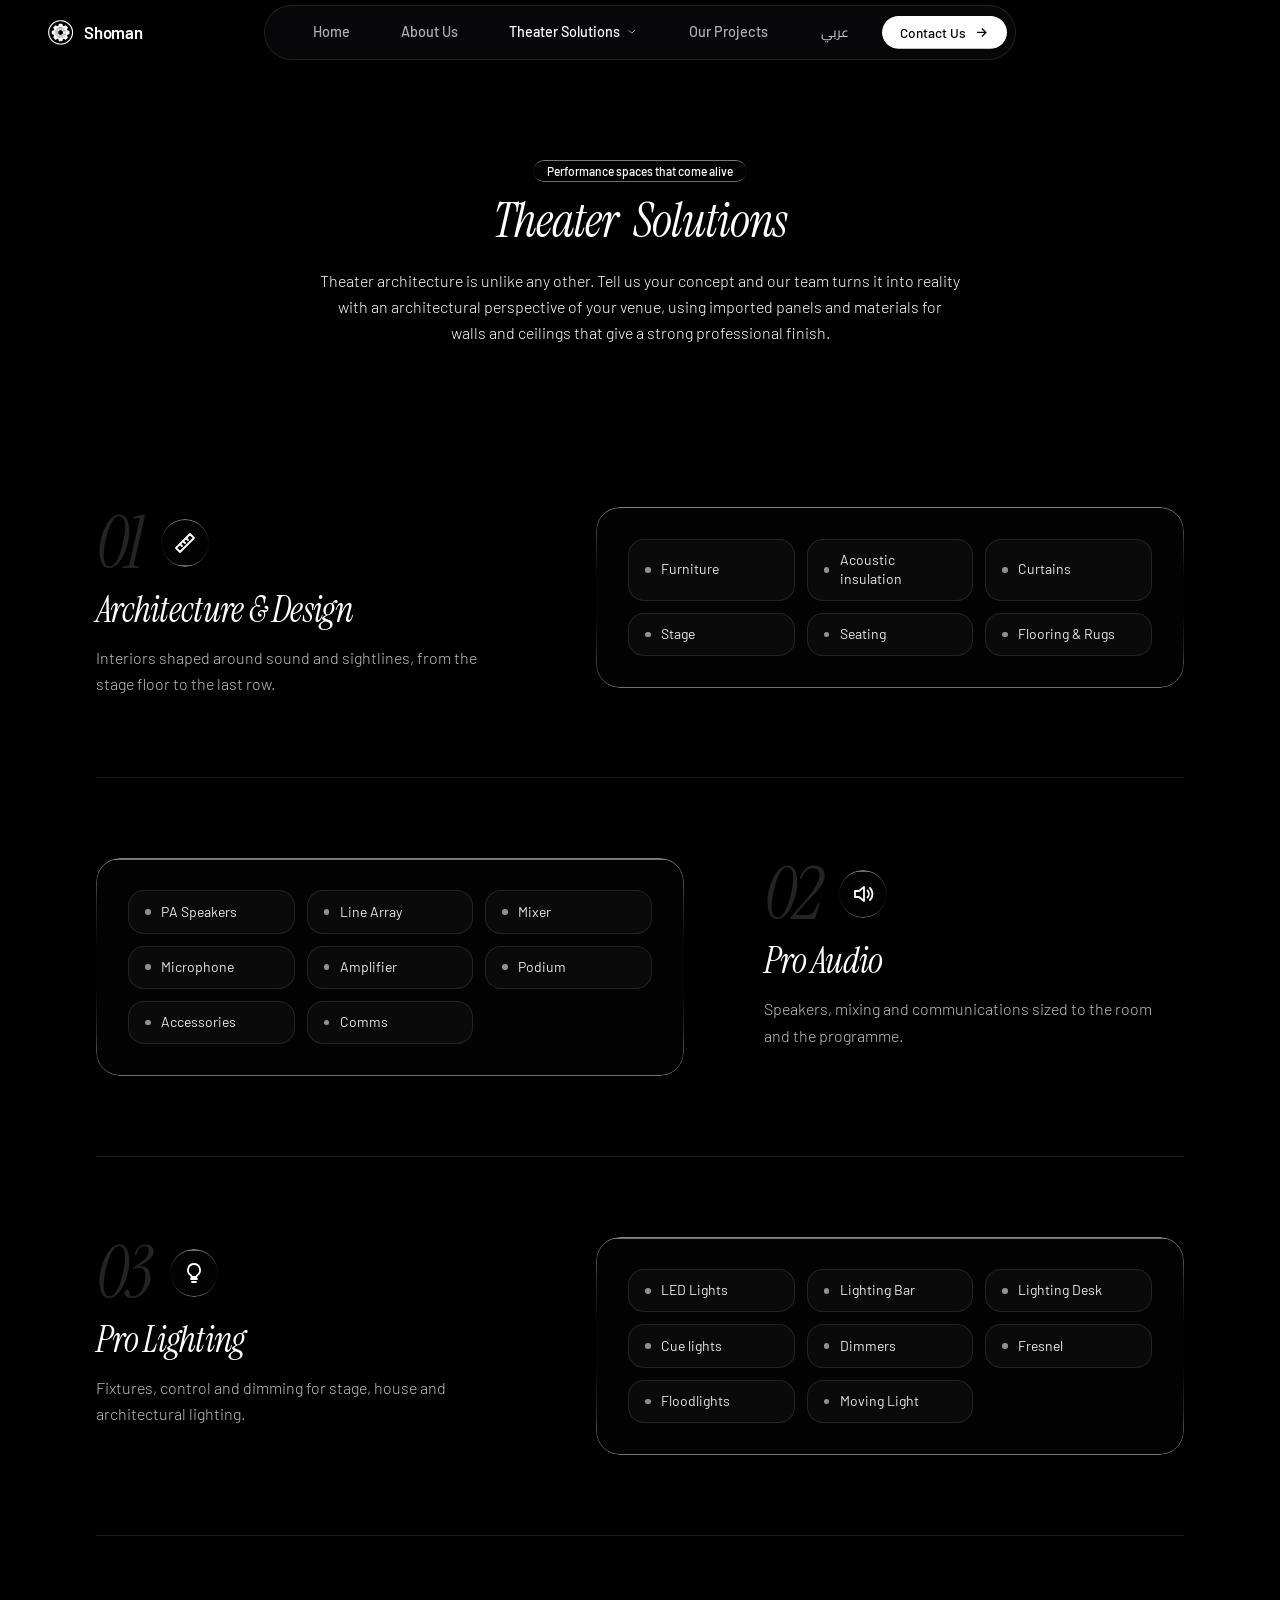
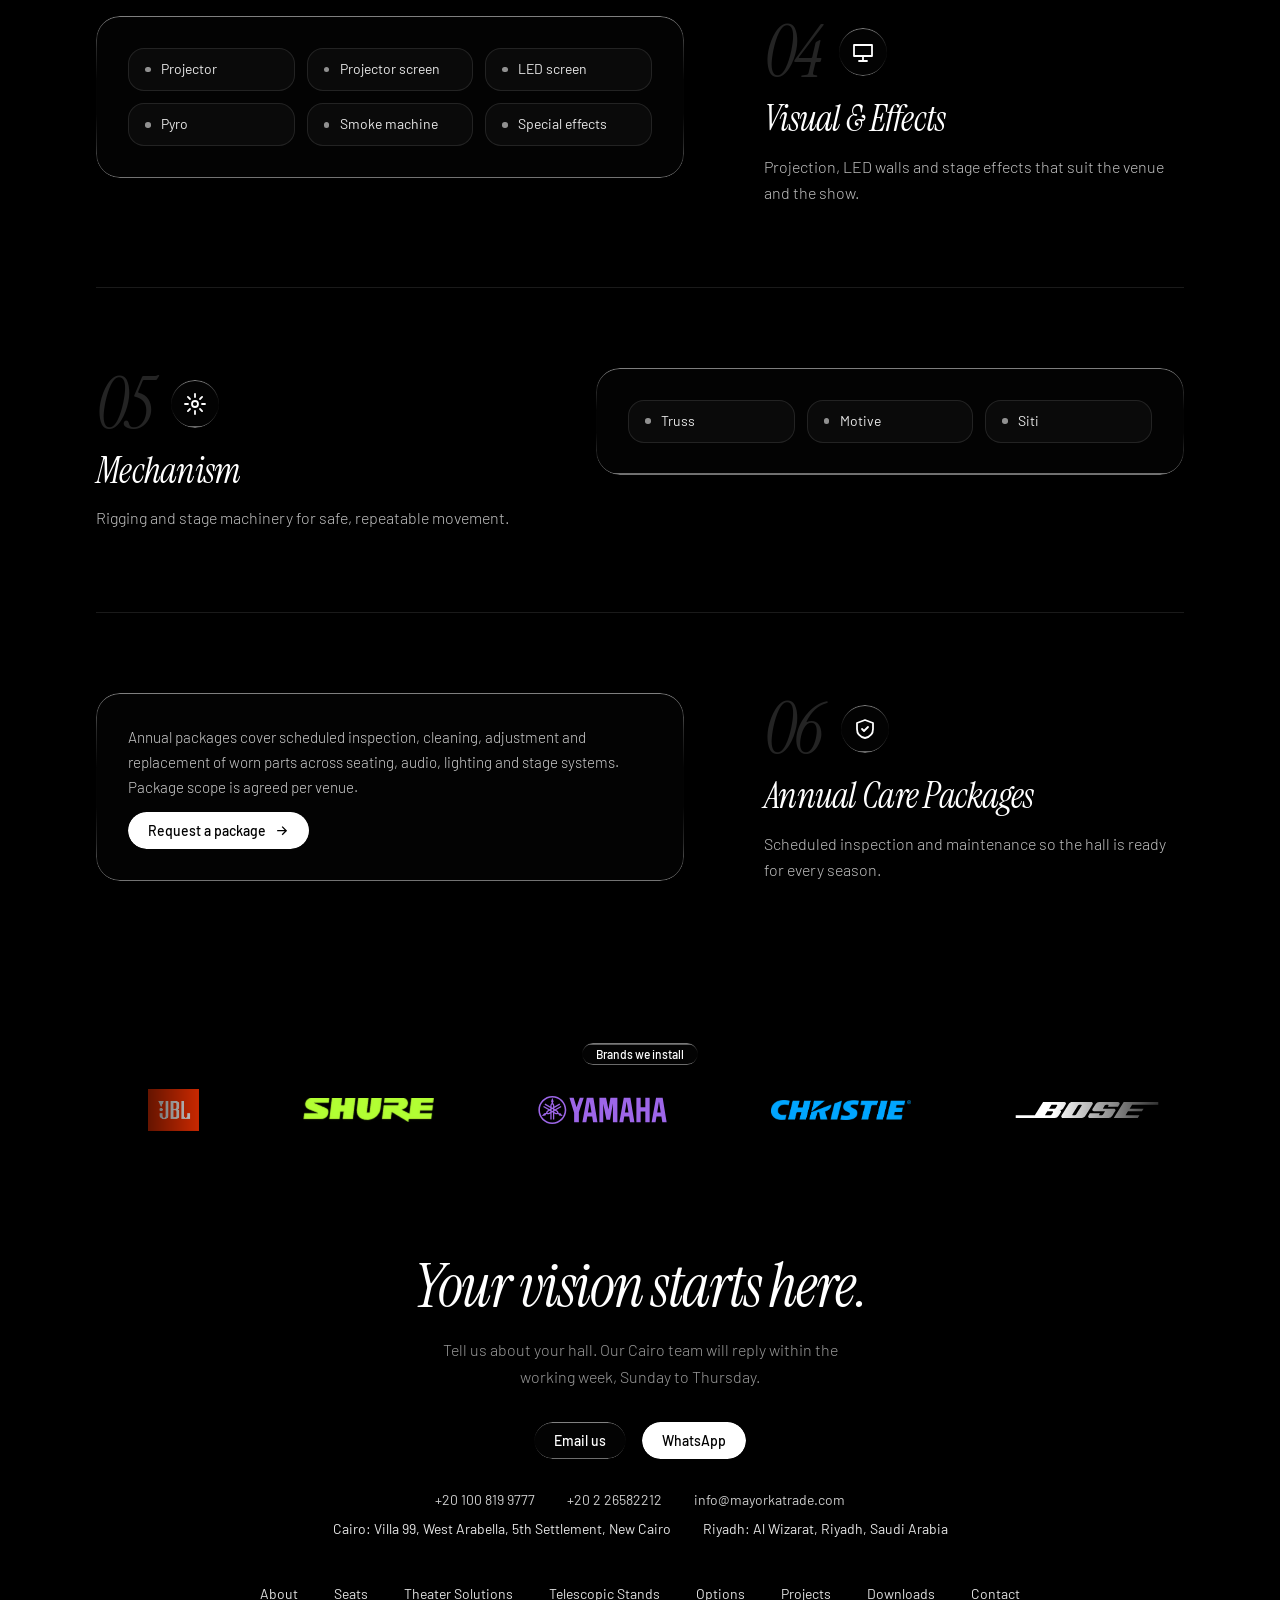
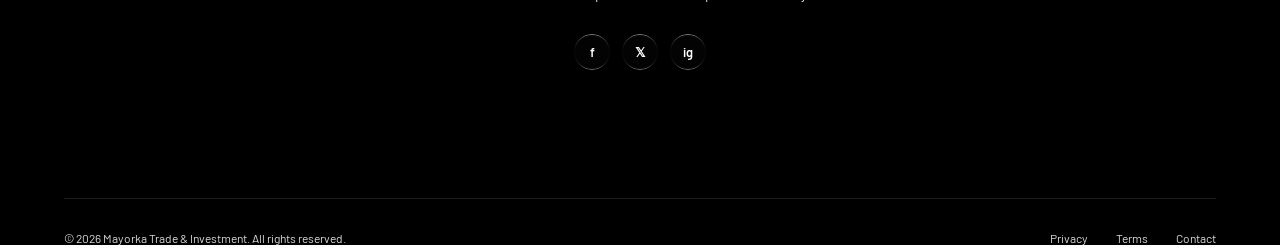
<file: theater.html>
<!doctype html>
<html lang="en" dir="ltr">
<head>
<meta charset="utf-8">
<meta name="viewport" content="width=device-width,initial-scale=1,viewport-fit=cover">
<script src="theme.js"></script>
<title>Shoman | Theater Solutions</title>
<link rel="preconnect" href="https://fonts.googleapis.com">
<link rel="preconnect" href="https://fonts.gstatic.com" crossorigin>
<link rel="stylesheet" href="https://fonts.googleapis.com/css2?family=Barlow:wght@300;400;500;600&family=Instrument+Serif:ital@0;1&family=Cairo:wght@300;400;500;600;700&display=swap">
<style>
:root{--bg:#000;--fg:#fff;--muted:rgba(255,255,255,.6);--serif:'Instrument Serif','Cairo',serif;--sans:'Barlow','Cairo',ui-sans-serif,sans-serif}
*{box-sizing:border-box;margin:0;padding:0}
html{scroll-behavior:smooth}
body{background:var(--bg);color:var(--fg);font-family:var(--sans);-webkit-font-smoothing:antialiased;min-height:100svh;overflow-x:hidden}
a{color:inherit;text-decoration:none}ul{list-style:none}
::selection{background:rgba(255,255,255,.25);color:#000}
:focus-visible{outline:3px solid rgba(255,255,255,.5);outline-offset:2px}
.serif{font-family:var(--serif);font-style:italic}
[dir=rtl] .serif{font-style:normal;font-weight:600}
/* liquid glass (identical to Prism) */
.lg,.lgs{background:rgba(255,255,255,.01);background-blend-mode:luminosity;backdrop-filter:blur(4px);-webkit-backdrop-filter:blur(4px);box-shadow:inset 0 1px 1px rgba(255,255,255,.1);position:relative;overflow:hidden}
.lgs{backdrop-filter:blur(50px);-webkit-backdrop-filter:blur(50px);box-shadow:4px 4px 4px rgba(0,0,0,.05),inset 0 1px 1px rgba(255,255,255,.15)}
.lg::before,.lgs::before{content:'';position:absolute;inset:0;border-radius:inherit;padding:1.4px;background:linear-gradient(180deg,rgba(255,255,255,.45),rgba(255,255,255,.15) 20%,rgba(255,255,255,0) 40%,rgba(255,255,255,0) 60%,rgba(255,255,255,.15) 80%,rgba(255,255,255,.45));-webkit-mask:linear-gradient(#fff 0 0) content-box,linear-gradient(#fff 0 0);-webkit-mask-composite:xor;mask-composite:exclude;pointer-events:none}
.rise{animation:rise .6s ease-out both}
.rs{animation:rs .6s ease-out both}
.wr{display:inline-block;animation:wr .7s ease-out both}
@keyframes rise{from{opacity:0;transform:translateY(20px)}to{opacity:1;transform:none}}
@keyframes rs{from{transform:translateY(20px)}to{transform:none}}
@keyframes wr{0%{transform:translateY(50px)}50%{transform:translateY(-5px)}100%{transform:none}}
@media(prefers-reduced-motion:reduce){.rise,.rs,.wr{animation:none}}
/* video backdrop */
.vb{position:absolute;inset:0;width:100%;height:100%;object-fit:cover;z-index:0}
.fb,.ft{position:absolute;inset-inline:0;height:200px;z-index:1;pointer-events:none}
.fb{bottom:0;background:linear-gradient(to top,#000,transparent)}
.ft{top:0;background:linear-gradient(to bottom,#000,transparent)}
.sec{position:relative;overflow:hidden}
.wrap{position:relative;z-index:2;max-width:72rem;margin-inline:auto}
.pad{padding:6rem 1.5rem}
@media(min-width:768px){.pad{padding-inline:4rem}}
@media(min-width:1024px){.pad{padding-inline:6rem}}
/* pieces */
.pill{display:inline-block;border-radius:999px;padding:.25rem .875rem;font-size:.75rem;font-weight:500}
.gbtn{display:inline-flex;align-items:center;justify-content:center;gap:.5rem;border-radius:999px;padding:.625rem 1.25rem;font:500 .875rem var(--sans);color:#fff;border:0;cursor:pointer;white-space:nowrap}
.btn{display:inline-flex;align-items:center;gap:.5rem;border-radius:999px;padding:.625rem 1.25rem;font:500 .875rem var(--sans);background:#fff;color:#000;border:0;cursor:pointer;white-space:nowrap}
.btn.sm{padding:.4rem 1rem}
.ghost{background:none;color:#fff}.ghost:hover{background:rgba(255,255,255,.1)}
h2.h{font-size:2.25rem;line-height:.9;letter-spacing:-.025em;font-weight:400}
@media(min-width:768px){h2.h{font-size:3rem}}@media(min-width:1024px){h2.h{font-size:3.75rem}}
.p{font-size:.875rem;line-height:1.65;font-weight:300;color:var(--muted)}
.ctr{display:flex;flex-direction:column;align-items:center;text-align:center}
svg{width:1.1em;height:1.1em;flex:none}[dir=rtl] .ar{transform:scaleX(-1)}
/* nav */
header{position:fixed;inset-inline:0;top:1rem;z-index:50;padding:0 1.5rem}
@media(min-width:1024px){header{padding:0 4rem}}
nav{display:flex;align-items:center;justify-content:space-between;gap:1rem}
@media(min-width:768px){nav{display:grid;grid-template-columns:1fr auto 1fr}}
.logo{display:flex;align-items:center;gap:.5rem;font-size:1.125rem;font-weight:600;letter-spacing:-.02em;justify-self:start}
.bar{display:flex;align-items:center;gap:.25rem;border-radius:999px;padding:.375rem}
.links{display:none}@media(min-width:768px){.links{display:flex}.bar{padding-inline-start:.5rem}}
.links a{padding:.5rem .75rem;font-size:.875rem;font-weight:500;color:rgba(255,255,255,.9)}.links a:hover{color:#fff}
.lang{background:none;border:0;color:#fff;font:500 .8rem var(--sans);padding:.5rem .75rem;cursor:pointer;border-radius:999px}.lang:hover{background:rgba(255,255,255,.1)}
/* hero */
#home{min-height:100svh;display:flex;flex-direction:column}
.hin{position:relative;z-index:10;flex:1;display:flex;flex-direction:column;align-items:center;text-align:center;padding:9rem 1.5rem 0}
@media(min-width:768px){.hin{padding-top:11rem}}
.hin h1{margin-top:1.5rem;max-width:48rem;font-size:3.75rem;line-height:.85;letter-spacing:-2px;font-weight:400}
[dir=rtl] .hin h1{line-height:1.05;letter-spacing:0}
@media(min-width:768px){.hin h1{font-size:4.5rem}}@media(min-width:1024px){.hin h1{font-size:5.5rem;letter-spacing:-4px}[dir=rtl] .hin h1{letter-spacing:0}}
h1 span.w{display:inline-flex;flex-wrap:wrap;justify-content:center;gap:0 .3em}
.part{margin-top:auto;padding:4rem 0 2rem;gap:1.5rem}
.part ul{display:flex;flex-wrap:wrap;justify-content:center;gap:1rem 3rem}
.part li{font-size:1.5rem;letter-spacing:-.02em}@media(min-width:768px){.part li{font-size:1.875rem}}
/* process */
#process{min-height:700px;display:flex;align-items:center;padding:8rem 1.5rem}
/* features */
.row{display:flex;flex-direction:column;align-items:center;gap:2.5rem;margin-top:4rem}
@media(min-width:1024px){.row{flex-direction:row;gap:4rem;margin-top:6rem}.row.rev{flex-direction:row-reverse}}
.row>*{flex:1}.row h3{font-size:1.875rem;line-height:.95;letter-spacing:-.02em;font-weight:400}
@media(min-width:768px){.row h3{font-size:2.25rem}}
.media{position:relative;aspect-ratio:4/3;width:100%;border-radius:1rem;overflow:hidden}
/* grids */
.g{display:grid;gap:1.5rem;margin-top:4rem;grid-template-columns:1fr}
@media(min-width:768px){.g.b{grid-template-columns:repeat(2,1fr)}.g.t{grid-template-columns:repeat(3,1fr)}}
@media(min-width:1024px){.g.b{grid-template-columns:repeat(4,1fr)}}
.card{border-radius:1rem;padding:1.5rem}
.ico{display:flex;width:2.5rem;height:2.5rem;border-radius:50%;align-items:center;justify-content:center}
.card h3{margin-top:1.5rem;font-size:1.125rem;font-weight:400}.card .p{margin-top:.5rem}
.tag{display:block;margin-top:1.25rem;font-size:.75rem;color:rgba(255,255,255,.5)}
/* stats */
#stats{padding:8rem 1.5rem}
dl{border-radius:1.5rem;padding:3rem;display:grid;grid-template-columns:repeat(2,1fr);gap:2rem;text-align:center}
@media(min-width:768px){dl{padding:4rem}}@media(min-width:1024px){dl{grid-template-columns:repeat(4,1fr)}}
dl div{display:flex;flex-direction:column;gap:.5rem}dt{order:2;font-size:.875rem;font-weight:300;color:var(--muted)}
dd{font-size:2.25rem;letter-spacing:-.02em;font-variant-numeric:tabular-nums}@media(min-width:768px){dd{font-size:3rem}}@media(min-width:1024px){dd{font-size:3.75rem}}
/* cta + footer */
#contact{padding:8rem 1.5rem 2rem}
.cl{display:flex;flex-wrap:wrap;justify-content:center;gap:.75rem 2rem;margin-top:2rem;font-size:.875rem;color:rgba(255,255,255,.8)}
footer{margin-top:8rem;display:flex;flex-direction:column;align-items:center;justify-content:space-between;gap:1rem;border-top:1px solid rgba(255,255,255,.1);padding-top:2rem;font-size:.75rem;color:rgba(255,255,255,.4)}
@media(min-width:640px){footer{flex-direction:row}}
footer nav{display:flex;gap:1.5rem}footer a:hover{color:#fff}

.chips{display:flex;flex-wrap:wrap;justify-content:center;gap:.5rem;margin-top:2.5rem}
.chip{border:0;color:#fff;font:500 .8rem var(--sans);padding:.5rem 1rem;border-radius:999px;cursor:pointer;background:rgba(255,255,255,.04)}
.chip.on{background:#fff;color:#000}
.pc{display:flex;flex-direction:column;gap:.75rem;padding:1.75rem}
.pc[hidden]{display:none}
.pc .n{font-size:2.5rem;letter-spacing:-.02em;line-height:1}
.pc h3{margin:0;font-size:1.25rem}
.soc{display:flex;gap:.5rem;justify-content:center;margin-top:2rem}
.soc a{width:2.25rem;height:2.25rem;border-radius:50%;display:flex;align-items:center;justify-content:center;font-size:.8rem;font-weight:600}
.modal{position:fixed;inset:0;z-index:100;display:none;align-items:center;justify-content:center;padding:1.5rem;background:rgba(0,0,0,.7)}
.modal.on{display:flex}
.box{width:100%;max-width:32rem;border-radius:1.5rem;padding:2rem;background:rgba(10,10,10,.92);position:relative}
.box h3{font-size:1.75rem;font-weight:400;margin-bottom:1rem}.box h4{font-size:.95rem;font-weight:600;margin-top:1.25rem}
.box .p{margin-top:.4rem;color:rgba(255,255,255,.7)}.box .note{margin-top:1.5rem;font-size:.75rem;color:rgba(255,255,255,.4)}
.box button.x{position:absolute;top:1rem;inset-inline-end:1rem;background:none;border:0;color:#fff;font-size:1.25rem;cursor:pointer}
[dir=rtl]{--sans:'Cairo','Barlow',sans-serif}
.pgs{display:flex;flex-wrap:wrap;justify-content:center;gap:.5rem 1.5rem;margin-top:3rem;font-size:.875rem;color:rgba(255,255,255,.7)}.pgs a:hover{color:#fff}
.tabs{display:flex;flex-wrap:wrap;justify-content:center;gap:.5rem;margin-top:2.5rem}.tb{border:0;color:#fff;font:500 .8rem var(--sans);padding:.5rem 1rem;border-radius:999px;cursor:pointer;background:rgba(255,255,255,.04)}.tb.on{background:#fff;color:#000}
.pnl{margin:2rem auto 0;max-width:40rem;padding:2rem;border-radius:1.5rem}.pnl[hidden]{display:none}.pnl ul{margin-top:1.25rem;display:flex;flex-direction:column;gap:.6rem}.pnl li{font-size:.9rem;color:rgba(255,255,255,.85);display:flex;gap:.6rem}.pnl li::before{content:"✓";color:#fff}
.chs{display:flex;flex-wrap:wrap;gap:.5rem;margin-top:1.25rem}.chs .pill{font-weight:400;color:rgba(255,255,255,.85)}
.spec{margin-top:.25rem;display:grid;grid-template-columns:auto 1fr;gap:.35rem 1rem;font-size:.8rem}.spec dt{order:0;color:rgba(255,255,255,.5);font-size:.8rem}.spec dd{font-size:.8rem;letter-spacing:0;font-family:var(--sans);text-align:start}
.cr{display:flex;gap:2rem;align-items:flex-start;flex-wrap:wrap;margin-top:1rem}
.bar.lg{overflow:visible}.links .nl{display:inline-flex;align-items:center;gap:.3rem;border-radius:999px}.links .nl.on{background:rgba(255,255,255,.12);color:#fff}.links .nl:hover{background:rgba(255,255,255,.08)}
.has-dd{position:relative;display:flex}.dd{position:absolute;top:100%;inset-inline-start:0;padding-top:.6rem;display:none;min-width:15rem;z-index:60}.dd-in{border-radius:1.25rem;padding:.4rem;background:rgba(8,8,8,.94)}
.has-dd:hover .dd,.has-dd:focus-within .dd{display:block}.links .dd a{display:block;padding:.6rem .9rem;border-radius:.75rem;font-size:.85rem;color:rgba(255,255,255,.85)}.links .dd a:hover{background:rgba(255,255,255,.1);color:#fff}
.bg{display:inline-flex;padding:.4rem .6rem}@media(min-width:768px){.bg{display:none}}
.mnav{display:none;margin-top:.75rem;border-radius:1.5rem;padding:.5rem;flex-direction:column;background:rgba(8,8,8,.94)}.mnav.on{display:flex}@media(min-width:768px){.mnav{display:none!important}}
.mnav a{padding:.7rem 1rem;border-radius:999px;font-size:.9rem;font-weight:500}.mnav a.on{background:rgba(255,255,255,.12)}.mnav a.sub{padding-inline-start:2rem;font-size:.8rem;color:rgba(255,255,255,.7);font-weight:400}
.scrim{position:fixed;inset:0;z-index:80;background:rgba(0,0,0,.6);opacity:0;pointer-events:none;transition:opacity .3s}.scrim.on{opacity:1;pointer-events:auto}
.panel{position:fixed;top:0;bottom:0;inset-inline-end:0;width:min(28rem,100%);z-index:90;overflow-y:auto;background:rgba(8,8,8,.97);padding:1.5rem;border-inline-start:1px solid rgba(255,255,255,.15);transform:translateX(100%);transition:transform .35s ease}
[dir=rtl] .panel{transform:translateX(-100%)}.panel.on,[dir=rtl] .panel.on{transform:none}
.ph{display:flex;justify-content:space-between;align-items:flex-start;gap:1rem;margin-bottom:1.5rem}.pe{font-size:.75rem;color:rgba(255,255,255,.5)}.ph h3{font-size:2rem;font-weight:400;margin-top:.25rem}
.xb{background:none;border:0;color:#fff;font-size:1.5rem;line-height:1;cursor:pointer;padding:.25rem .5rem;border-radius:999px}.xb:hover{background:rgba(255,255,255,.1)}
.pimg{aspect-ratio:4/3;border-radius:1rem;background:rgba(255,255,255,.04);padding:2rem;margin-bottom:1.25rem}.pimg svg,.cimg svg{width:100%;height:100%}
.cimg{aspect-ratio:16/10;border-radius:.75rem;background:rgba(255,255,255,.04);padding:1rem;margin-bottom:.5rem}
.prow{display:flex;justify-content:space-between;gap:1rem;padding:.75rem 0;border-bottom:1px solid rgba(255,255,255,.1);font-size:.875rem}.prow b{font-weight:500;color:rgba(255,255,255,.55)}
.pbt{display:flex;flex-wrap:wrap;gap:.75rem;margin-top:1.5rem}
.pcard,.pc{cursor:pointer;transition:background .2s}.pcard:hover,.pc:hover{background:rgba(255,255,255,.04)}.hid{display:none!important}
.lmw{display:flex;flex-direction:column;align-items:center;gap:1rem;margin-top:3rem}
.lbx{position:fixed;inset:0;z-index:100;display:none;align-items:center;justify-content:center;padding:1.5rem;background:rgba(0,0,0,.8)}.lbx.on{display:flex}
.lbb{width:100%;max-width:56rem;border-radius:1.5rem;padding:1rem;position:relative;background:rgba(10,10,10,.96)}.lbb .xb{position:absolute;top:1.5rem;inset-inline-end:1.5rem;z-index:3;background:rgba(0,0,0,.5)}
.art{aspect-ratio:16/9;border-radius:1rem;overflow:hidden}.art svg{width:100%;height:100%;display:block}.cap{padding:1.25rem .75rem .5rem}.cap b{font-size:1.5rem;font-weight:400}.cap p{margin-top:.5rem}
</style>
<script>document.documentElement.classList.add("js")</script>
<style id="shoman-smooth">/* ===== Shoman smooth layer ===== */
:root{--ease:cubic-bezier(.22,1,.36,1)}
@keyframes shomanIn{from{opacity:0}to{opacity:1}}
@keyframes shomanUp{from{opacity:0;transform:translateY(16px)}to{opacity:1;transform:none}}
@keyframes shomanPop{from{opacity:0;transform:translateY(12px) scale(.98)}to{opacity:1;transform:none}}
/* page enter / leave */
body{animation:shomanIn .5s ease both}
html.leaving body{opacity:0;transition:opacity .26s ease}
main{transition:opacity .2s ease}main.lswap{opacity:0}
/* scroll reveal (replaces the fire-on-load .rise) */
html.js .rise{animation:none;opacity:0;transform:translateY(28px);transition:opacity .9s var(--ease),transform .9s var(--ease),background-color .3s ease,border-color .3s ease}
html.js .rise.in{opacity:1;transform:none}
html.js .rise.done{transition:transform .4s var(--ease),opacity .4s ease,background-color .3s ease,border-color .3s ease}
html.js .rise.done.pcard:hover,html.js .rise.done.pc:hover{transform:translateY(-4px)}
/* background videos fade in instead of popping */
html.js .vb{opacity:0;transition:opacity 1.2s ease}html.js .vb.ready{opacity:1}
/* nav dropdown + mobile menu */
.dd{display:block;opacity:0;visibility:hidden;transform:translateY(8px);transition:opacity .25s var(--ease),transform .25s var(--ease),visibility 0s linear .25s}
.has-dd:hover .dd,.has-dd:focus-within .dd{opacity:1;visibility:visible;transform:none;transition-delay:0s}
.links .nl svg{transition:transform .25s var(--ease)}.has-dd:hover .nl svg{transform:rotate(180deg)}
.mnav.on{animation:shomanPop .3s var(--ease)}
/* buttons, chips, links */
.btn,.gbtn,.chip,.tb,.lang,.links a,.mnav a,.dd a,.pgs a,footer a,.xb,.soc a{transition:color .25s ease,background-color .25s ease,border-color .25s ease,transform .25s var(--ease),opacity .25s ease}
.btn:hover,.gbtn:hover{transform:translateY(-1px)}.btn:active,.gbtn:active{transform:none}
.chip:hover:not(.on),.tb:hover:not(.on){background:rgba(255,255,255,.1)}
/* modal / lightbox / panel / tab + filter swaps */
.modal.on,.lbx.on{animation:shomanIn .25s ease}
.modal.on .box,.lbx.on .lbb{animation:shomanPop .35s var(--ease)}
.pc.swap,.pnl.swap{animation:shomanUp .5s var(--ease) both}
.pnl:not([hidden]){animation:shomanUp .5s var(--ease) both}
@media(prefers-reduced-motion:reduce){body{animation:none}html.js .rise{opacity:1;transform:none;transition:none}html.js .vb{opacity:1;transition:none}.pnl:not([hidden]),.pc.swap{animation:none}.dd{transition:none}}
/* footer video: dimmed + softened so the text stays readable */
#cta .vb,#contact .vb{filter:brightness(.55) blur(2px);transform:scale(1.05)}

/* icons */
.ico svg{width:1.25rem;height:1.25rem;stroke-linecap:round;stroke-linejoin:round}
.ico{transition:background-color .3s ease,transform .4s var(--ease)}
.card:hover .ico,.pnl:hover>.ico{background:rgba(255,255,255,.1);transform:scale(1.06)}
.ico+h3[style*="margin:0"]{margin-top:1.25rem!important}
.ico+h3{margin-top:1.25rem}
.pnl>.ico+h3{margin-top:1rem}
.tb{display:inline-flex;align-items:center;gap:.5rem}.tb svg{width:1rem;height:1rem;stroke-width:1.8;stroke-linecap:round;stroke-linejoin:round}
.card a[dir=ltr] svg{width:1rem;height:1rem;stroke-width:1.8;stroke-linecap:round;stroke-linejoin:round}
.card div svg{width:1rem;height:1rem;stroke-linecap:round;stroke-linejoin:round}

/* ===== Theater services: one row per service ===== */
.svcs{display:flex;flex-direction:column}
.svc{display:grid;grid-template-columns:minmax(0,1fr);gap:2rem;align-items:start;padding:3.5rem 0;border-top:1px solid rgba(255,255,255,.1);scroll-margin-top:6rem}
.svc:first-child{border-top:0;padding-top:0}
.svc:last-child{padding-bottom:0}
.svc-top{display:flex;align-items:center;gap:1.25rem}.svc-top .ico{width:3rem;height:3rem}.svc-top .ico svg{width:1.5rem;height:1.5rem}
.svc-n{display:block;font-size:4.5rem;line-height:1;letter-spacing:-.04em;color:rgba(255,255,255,.14)}
.svc-head h3{margin-top:.75rem;font-size:2.25rem;line-height:1.05;letter-spacing:-.02em;font-weight:400}
.svc-head .p{margin-top:1rem;font-size:1rem;max-width:26rem;color:rgba(255,255,255,.75)}
.svc-list{padding:1.5rem;border-radius:1.5rem;display:grid;grid-template-columns:repeat(auto-fill,minmax(8.5rem,1fr));gap:.6rem}
.svc-list li{display:flex;align-items:center;gap:.65rem;padding:.7rem 1rem;border-radius:1rem;font-size:.875rem;line-height:1.35;color:rgba(255,255,255,.9);background:rgba(255,255,255,.03);border:1px solid rgba(255,255,255,.1);transition:background-color .3s ease,border-color .3s ease,transform .35s var(--ease)}
.svc-list li::before{content:"";flex:none;width:.35rem;height:.35rem;border-radius:50%;background:rgba(255,255,255,.55)}
.svc-list li:hover{background:rgba(255,255,255,.08);border-color:rgba(255,255,255,.25);transform:translateY(-2px)}
.svc-note{display:flex;flex-direction:column;align-items:flex-start;gap:1.25rem;padding:2rem}
.svc-note .p{font-size:.95rem;color:rgba(255,255,255,.8)}
@media(min-width:900px){
  .svc{grid-template-columns:minmax(0,5fr) minmax(0,7fr);gap:5rem;padding:5rem 0}
  .svc:first-child{padding-top:0}.svc:last-child{padding-bottom:0}
  .svc:nth-child(even){grid-template-columns:minmax(0,7fr) minmax(0,5fr)}
  .svc:nth-child(even) .svc-head{order:2}
  .svc-list{padding:2rem;grid-template-columns:repeat(auto-fill,minmax(9.5rem,1fr));gap:.75rem}
}
</style>
<link rel="stylesheet" href="theme.css">
<link rel="icon" type="image/svg+xml" href="favicon.svg">
</head>
<body>
<header>
  <nav>
    <a href="index.html" class="logo" aria-label="Shoman"><svg class="lg-ico" viewBox="83 -1 247 242" aria-hidden="true"><path fill="currentColor" fill-rule="evenodd" d="M203.5 79.0 202.4 80.0 197.5 80.0 196.4 81.0 193.5 81.0 192.4 82.0 190.5 82.0 189.6 82.9 188.5 83.0 187.6 83.9 186.5 84.0 185.6 84.9 184.5 85.0 183.6 85.9 182.2 86.1 179.6 88.9 178.2 89.1 173.1 94.2 172.9 95.6 170.1 98.2 170.0 99.4 169.1 100.2 169.0 101.4 168.1 102.2 168.0 103.4 167.0 104.5 167.0 106.4 166.1 107.2 166.0 108.4 165.0 109.5 165.0 111.4 164.0 112.5 164.0 130.4 165.0 131.5 165.0 133.4 165.9 134.2 166.0 135.4 167.0 136.5 167.0 138.4 168.9 140.2 169.0 141.4 169.9 142.2 170.1 143.6 171.9 145.2 172.1 146.6 180.2 154.8 181.6 155.0 183.2 156.8 184.4 156.9 185.2 157.8 186.4 157.9 187.2 158.8 188.4 158.9 189.2 159.8 190.4 159.9 191.5 160.9 193.4 160.9 194.5 161.9 198.4 161.9 199.5 162.9 213.4 162.9 214.5 161.9 218.4 161.9 219.2 161.0 220.4 160.9 221.2 160.0 222.4 159.9 223.5 158.9 225.4 158.9 227.2 157.0 228.4 156.9 229.2 156.0 230.6 155.8 232.2 154.0 233.6 153.8 238.8 148.6 239.0 147.2 241.8 144.6 241.9 143.5 242.8 142.6 242.9 141.5 243.8 140.6 244.0 139.2 245.9 137.4 245.9 134.5 246.8 133.6 246.9 132.5 247.9 131.4 247.9 127.5 248.9 126.4 248.9 115.5 247.9 114.4 247.9 111.5 246.9 110.4 246.9 108.5 245.9 107.4 245.9 105.5 245.0 104.6 244.9 103.5 244.0 102.6 243.9 101.5 243.0 100.6 242.8 99.2 240.0 96.6 239.8 95.2 232.6 88.1 231.2 87.9 229.6 86.1 228.5 86.0 227.6 85.1 226.5 85.0 225.6 84.1 224.5 84.0 223.6 83.1 222.5 83.0 221.4 82.0 219.5 82.0 218.4 81.0 215.5 81.0 214.4 80.0 209.5 80.0 208.4 79.0ZM195.5 89.9 199.4 89.9 200.5 88.9 212.4 88.9 213.5 89.9 216.4 89.9 217.2 90.8 218.4 90.9 219.5 91.9 221.4 91.9 223.2 93.8 224.6 94.0 227.2 96.8 228.6 97.0 231.9 100.2 232.1 101.6 234.9 104.2 235.0 105.4 235.9 106.2 236.0 107.4 236.9 108.2 237.0 109.4 238.0 110.5 238.0 114.4 239.0 115.5 239.0 127.4 238.0 128.5 238.0 131.4 237.1 132.2 237.0 133.4 236.1 134.2 236.0 135.4 235.1 136.2 234.9 137.6 233.1 139.2 232.9 140.6 225.6 147.9 224.2 148.1 222.6 149.9 221.5 150.0 220.4 151.0 218.5 151.0 217.4 152.0 215.5 152.0 214.4 153.0 212.5 153.0 211.4 154.0 201.5 154.0 200.4 153.0 197.5 153.0 196.4 152.0 194.5 152.0 193.4 151.0 191.5 151.0 189.6 149.1 188.2 148.9 185.6 146.1 184.2 145.9 180.0 141.6 179.8 140.2 177.0 137.6 176.9 136.5 175.9 135.4 175.9 133.5 174.9 132.4 174.9 130.5 173.9 129.4 173.9 126.5 172.9 125.4 172.9 117.5 173.9 116.4 173.9 113.5 174.9 112.4 174.9 109.5 175.8 108.6 175.9 107.5 176.8 106.6 176.9 105.5 177.8 104.6 178.0 103.2 186.2 95.0 187.6 94.8 189.2 93.0 190.4 92.9 191.2 92.0 192.4 91.9 193.2 91.0 194.4 90.9ZM192.5 36.0 189.1 39.2 189.0 40.4 188.0 41.5 188.0 43.4 187.0 44.5 187.0 46.4 186.0 47.5 186.0 50.4 185.0 51.5 185.0 53.4 184.0 54.5 184.0 56.4 183.6 56.9 182.5 57.0 181.6 57.9 180.5 58.0 179.6 58.9 178.5 59.0 177.4 60.0 174.5 60.0 172.6 58.1 171.5 58.0 170.6 57.1 169.5 57.0 168.6 56.1 167.5 56.0 166.6 55.1 165.5 55.0 164.6 54.1 163.2 53.9 161.6 52.1 159.5 52.0 158.4 51.0 156.5 51.0 155.6 51.9 154.2 52.1 152.6 53.9 151.2 54.1 150.1 55.2 149.9 56.6 149.4 57.0 148.2 57.1 136.1 69.2 136.0 70.4 135.0 71.5 135.0 75.4 135.9 76.2 136.0 77.4 136.9 78.2 137.1 79.6 138.9 81.2 139.0 82.4 139.9 83.2 140.0 84.4 140.9 85.2 141.0 86.4 141.9 87.2 142.1 88.6 143.9 90.2 144.0 92.4 143.1 93.2 143.0 94.4 142.1 95.2 142.0 96.4 141.1 97.2 140.9 98.6 139.6 99.9 137.5 100.0 136.4 101.0 133.5 101.0 132.4 102.0 130.5 102.0 129.4 103.0 125.5 103.0 124.6 103.9 123.2 104.1 120.1 107.2 120.0 109.4 119.0 110.5 119.0 131.4 120.0 132.5 120.0 134.4 120.9 135.2 121.1 136.6 122.2 137.8 123.4 137.9 124.5 138.9 126.4 138.9 127.5 139.9 131.4 139.9 132.2 140.8 133.4 140.9 134.5 141.9 136.4 141.9 137.5 142.9 140.4 142.9 140.9 143.2 141.0 144.4 142.0 145.5 142.0 147.4 142.9 148.2 143.0 149.4 144.0 150.5 144.0 151.4 143.1 152.2 143.0 153.4 142.1 154.2 141.9 155.6 140.1 157.2 140.0 158.4 139.1 159.2 139.0 160.4 138.1 161.2 138.0 162.4 137.1 163.2 136.9 164.6 135.0 166.5 135.0 170.4 135.9 171.2 136.1 172.6 154.2 190.8 160.4 190.9 162.2 189.0 163.4 188.9 164.2 188.0 165.4 187.9 166.2 187.0 167.4 186.9 168.2 186.0 169.4 185.9 170.2 185.0 171.6 184.8 173.5 182.9 178.4 182.9 179.2 183.8 180.4 183.9 181.2 184.8 182.6 185.0 183.9 186.2 184.0 187.4 185.0 188.5 185.0 190.4 186.0 191.5 186.0 195.4 187.0 196.5 187.0 198.4 188.0 199.5 188.0 201.4 188.9 202.2 189.1 203.6 190.2 204.8 191.4 204.9 192.2 205.8 193.4 205.9 194.5 206.9 217.4 206.9 218.2 206.0 219.4 205.9 220.2 205.0 221.6 204.8 222.8 203.6 222.9 202.5 223.9 201.4 223.9 199.5 224.9 198.4 224.9 196.5 225.9 195.4 225.9 193.5 226.9 192.4 226.9 189.5 227.8 188.6 228.0 187.2 230.2 185.0 231.6 184.8 233.2 183.0 235.4 182.9 236.2 182.0 236.6 182.0 237.4 182.8 238.6 183.0 239.2 183.8 240.6 184.0 242.2 185.8 243.4 185.9 244.2 186.8 245.4 186.9 246.2 187.8 247.4 187.9 248.2 188.8 249.6 189.0 251.5 190.9 257.4 190.9 261.2 187.0 262.6 186.8 263.0 185.2 266.2 182.0 267.6 181.8 268.0 180.2 268.5 179.9 269.6 179.8 270.0 178.2 270.5 177.9 271.6 177.8 275.8 173.6 275.9 172.5 276.9 171.4 276.9 166.5 276.0 165.6 275.9 164.5 275.0 163.6 274.8 162.2 273.0 160.6 272.9 159.5 272.0 158.6 271.9 157.5 271.0 156.6 270.9 155.5 270.0 154.6 269.8 153.2 268.0 151.6 267.9 150.5 269.8 148.6 269.9 146.5 270.8 145.6 271.0 144.2 272.2 143.0 274.4 142.9 275.5 141.9 277.4 141.9 278.5 140.9 280.4 140.9 281.5 139.9 284.4 139.9 285.5 138.9 287.4 138.9 288.2 138.0 289.6 137.8 291.8 135.6 291.9 133.5 292.9 132.4 292.9 110.5 291.9 109.4 291.8 107.2 288.6 104.1 287.5 104.0 286.4 103.0 283.5 103.0 282.4 102.0 280.5 102.0 279.4 101.0 276.5 101.0 275.4 100.0 273.5 100.0 272.6 99.1 271.5 99.0 271.0 98.6 270.9 97.5 269.9 96.4 269.9 94.5 269.0 93.6 268.9 92.6 268.0 91.6 268.0 91.2 268.8 90.5 269.0 89.2 269.8 88.6 269.9 87.5 270.8 86.6 271.0 85.2 272.8 83.6 272.9 82.5 273.8 81.6 273.9 80.5 274.8 79.6 275.0 78.2 276.8 76.6 276.9 74.5 277.8 73.6 277.8 73.2 277.0 72.5 276.8 71.2 276.0 70.6 275.8 69.2 258.6 52.1 256.5 52.0 255.4 51.0 254.5 51.0 253.4 52.0 251.5 52.0 250.6 52.9 249.5 53.0 248.6 53.9 247.5 54.0 246.6 54.9 245.5 55.0 244.6 55.9 243.5 56.0 242.6 56.9 241.5 57.0 240.6 57.9 239.2 58.1 237.6 59.9 235.5 60.0 234.6 59.1 233.5 59.0 232.4 58.0 230.2 57.9 228.0 55.6 227.9 54.5 226.9 53.4 226.9 50.5 225.9 49.4 225.9 46.5 224.9 45.4 224.9 43.5 223.9 42.4 223.9 40.5 219.6 36.1ZM195.5 70.9 217.4 70.9 218.5 71.9 220.4 71.9 221.5 72.9 224.4 72.9 225.2 73.8 226.4 73.9 227.2 74.8 228.4 74.9 229.2 75.8 230.4 75.9 231.2 76.8 232.6 77.0 234.2 78.8 235.6 79.0 237.2 80.8 238.6 81.0 247.9 90.2 248.1 91.6 249.9 93.2 250.0 94.4 250.9 95.2 251.0 96.4 251.9 97.2 252.1 98.6 253.9 100.2 254.0 102.4 254.9 103.2 255.0 104.4 256.0 105.5 256.0 108.4 257.0 109.5 257.0 113.4 258.0 114.5 258.0 127.4 257.0 128.5 257.0 133.4 256.0 134.5 256.0 137.4 255.1 138.2 255.0 139.4 254.1 140.2 254.0 141.4 253.1 142.2 253.0 143.4 252.1 144.2 252.0 145.4 251.1 146.2 250.9 147.6 249.1 149.2 248.9 150.6 246.1 153.2 245.9 154.6 241.6 158.9 240.2 159.1 236.6 162.9 235.2 163.1 233.6 164.9 232.5 165.0 231.6 165.9 230.5 166.0 229.6 166.9 228.5 167.0 227.6 167.9 226.5 168.0 225.6 168.9 224.5 169.0 223.4 170.0 219.5 170.0 218.4 171.0 216.5 171.0 215.4 172.0 197.5 172.0 196.4 171.0 193.5 171.0 192.4 170.0 189.5 170.0 188.4 169.0 186.5 169.0 185.6 168.1 184.5 168.0 183.6 167.1 182.5 167.0 181.6 166.1 180.2 165.9 178.6 164.1 177.2 163.9 175.6 162.1 174.2 161.9 168.6 156.1 167.5 156.0 167.0 155.6 166.8 154.2 164.0 151.6 163.8 150.2 162.0 148.6 161.9 147.5 161.0 146.6 160.8 145.2 159.0 143.6 158.9 141.5 158.0 140.6 157.9 139.5 156.9 138.4 156.9 136.5 155.9 135.4 155.9 132.5 154.9 131.4 154.9 127.5 153.9 126.4 153.9 116.5 154.9 115.4 154.9 111.5 155.9 110.4 155.9 107.5 156.9 106.4 156.9 104.5 157.8 103.6 157.9 102.5 158.9 101.4 158.9 99.5 159.8 98.6 160.0 97.2 161.8 95.6 162.0 94.2 163.8 92.6 164.0 91.2 166.8 88.6 167.0 87.2 170.2 84.0 171.6 83.8 176.2 79.0 177.4 78.9 178.2 78.0 179.6 77.8 181.2 76.0 183.4 75.9 184.2 75.0 185.4 74.9 186.2 74.0 187.4 73.9 188.5 72.9 190.4 72.9 191.5 71.9 194.4 71.9ZM203.0 0.0 201.5 1.0 196.2 1.0 195.0 1.5 190.8 1.5 189.5 2.0 186.4 2.0 183.5 3.0 180.9 3.4 179.5 4.0 177.4 4.0 172.6 5.4 171.1 6.1 169.6 6.4 168.5 7.0 167.2 7.0 165.5 7.5 162.9 8.9 158.8 10.1 155.5 12.0 153.8 12.4 151.5 13.5 150.0 14.8 148.8 15.1 148.0 15.8 146.5 16.2 145.8 17.0 142.5 18.4 140.8 20.0 139.2 20.6 137.5 22.1 136.6 22.4 134.9 23.9 133.2 24.6 129.5 28.1 127.9 28.9 122.5 34.1 121.5 34.5 116.5 39.5 116.1 40.5 110.6 46.2 110.0 47.6 108.0 49.8 106.9 51.9 105.0 53.8 104.0 55.8 102.5 57.5 101.1 60.5 99.6 62.2 98.9 64.8 97.4 66.6 95.9 70.8 94.4 72.8 93.0 77.5 92.1 78.6 92.0 79.5 91.1 80.9 91.0 82.5 88.4 89.8 88.0 92.5 87.0 95.2 87.0 97.5 86.0 99.2 86.0 101.5 85.0 104.2 85.0 113.5 84.5 114.8 84.5 126.0 85.0 127.4 85.0 135.6 86.0 138.4 86.0 140.6 87.0 143.4 87.4 146.0 88.0 147.2 88.4 150.4 89.0 151.4 89.4 154.0 91.0 157.4 91.4 160.0 94.0 165.4 94.2 167.0 96.2 170.5 97.1 173.1 98.0 174.1 99.6 177.6 100.9 179.1 102.2 182.2 104.1 184.4 104.2 185.1 105.5 187.2 109.1 191.4 110.0 193.1 113.1 196.4 113.6 197.6 125.0 209.0 126.5 209.8 131.0 214.0 132.8 214.9 134.6 216.6 136.1 217.2 138.4 219.2 141.5 220.8 143.4 222.4 146.8 223.9 147.5 224.6 151.0 226.1 152.1 227.1 154.9 228.0 155.6 228.6 158.2 229.6 159.6 230.5 161.5 230.9 165.6 232.8 167.5 232.9 168.9 233.8 170.9 234.0 172.2 234.9 173.5 234.9 174.6 235.5 176.2 235.9 177.6 235.9 184.2 237.9 187.5 237.9 189.2 238.9 198.6 238.9 199.9 239.4 202.4 239.4 203.4 239.9 204.5 239.9 205.1 239.6 205.9 238.5 205.9 230.5 206.8 229.6 206.5 229.0 198.5 229.0 197.4 228.0 190.5 228.0 189.4 227.0 184.5 227.0 183.4 226.0 179.5 226.0 178.4 225.0 176.5 225.0 175.4 224.0 172.5 224.0 171.4 223.0 169.5 223.0 168.6 222.1 167.5 222.0 166.4 221.0 164.5 221.0 163.6 220.1 162.5 220.0 161.6 219.1 160.5 219.0 159.4 218.0 157.5 218.0 156.6 217.1 155.5 217.0 154.6 216.1 153.5 216.0 152.6 215.1 151.2 214.9 149.6 213.1 148.2 212.9 146.6 211.1 145.5 211.0 144.6 210.1 143.2 209.9 141.6 208.1 140.2 207.9 137.6 205.1 136.2 204.9 120.0 188.6 119.8 187.2 116.0 183.6 115.8 182.2 114.0 180.6 113.8 179.2 112.0 177.6 111.8 176.2 110.0 174.6 109.9 173.5 109.0 172.6 108.9 171.5 108.0 170.6 107.9 169.5 107.0 168.6 106.9 167.5 106.0 166.6 105.9 165.5 105.0 164.6 104.9 163.5 103.9 162.4 103.9 160.5 103.0 159.6 102.9 158.5 102.0 157.6 101.9 156.5 100.9 155.4 100.9 152.5 99.9 151.4 99.9 149.5 98.9 148.4 98.9 146.5 97.9 145.4 97.9 140.5 96.9 139.4 96.9 135.5 95.9 134.4 95.9 105.5 96.9 104.4 96.9 100.5 97.9 99.4 97.9 94.5 98.9 93.4 98.9 91.5 99.9 90.4 99.9 88.5 100.9 87.4 100.9 84.5 101.8 83.6 101.9 82.5 102.8 81.6 102.9 80.5 103.9 79.4 103.9 77.5 104.8 76.6 104.9 75.5 105.8 74.6 105.9 73.5 106.8 72.6 106.9 71.5 107.8 70.6 107.9 69.5 108.8 68.6 109.0 67.2 110.8 65.6 110.9 64.5 111.8 63.6 112.0 62.2 113.8 60.6 114.0 59.2 116.8 56.6 117.0 55.2 120.8 51.6 121.0 50.2 133.2 38.0 134.6 37.8 138.2 34.0 139.6 33.8 142.2 31.0 143.4 30.9 144.2 30.0 145.6 29.8 147.2 28.0 148.6 27.8 150.2 26.0 151.4 25.9 152.2 25.0 153.4 24.9 154.2 24.0 155.4 23.9 156.2 23.0 157.4 22.9 158.2 22.0 159.4 21.9 160.2 21.0 161.4 20.9 162.5 19.9 164.4 19.9 165.2 19.0 166.4 18.9 167.5 17.9 169.4 17.9 170.5 16.9 173.4 16.9 174.5 15.9 176.4 15.9 177.5 14.9 181.4 14.9 182.5 13.9 185.4 13.9 186.5 12.9 190.4 12.9 191.5 11.9 205.6 11.8 205.9 11.4 205.9 1.4 204.6 0.0Z"/><path fill="currentColor" fill-rule="evenodd" d="M195.5 90.0 194.6 90.9 193.5 91.0 192.6 91.9 191.5 92.0 190.6 92.9 189.2 93.1 187.6 94.9 186.2 95.1 178.1 103.2 178.0 104.4 177.1 105.2 177.0 106.4 176.1 107.2 176.0 108.4 175.0 109.5 175.0 112.4 174.0 113.5 174.0 116.4 173.0 117.5 173.0 125.4 174.0 126.5 174.0 129.4 175.0 130.5 175.0 132.4 176.0 133.5 176.0 135.4 176.9 136.2 177.1 137.6 179.9 140.2 180.1 141.6 184.2 145.8 185.6 146.0 188.2 148.8 189.6 149.0 191.5 150.9 193.4 150.9 194.5 151.9 196.4 151.9 197.5 152.9 200.4 152.9 201.5 153.9 211.4 153.9 212.5 152.9 214.4 152.9 215.5 151.9 217.4 151.9 218.5 150.9 220.4 150.9 221.2 150.0 222.6 149.8 224.2 148.0 225.6 147.8 232.8 140.6 233.0 139.2 234.8 137.6 234.9 136.5 235.8 135.6 235.9 134.5 236.8 133.6 236.9 132.5 237.9 131.4 237.9 128.5 238.9 127.4 238.9 115.5 237.9 114.4 237.9 110.5 237.0 109.6 236.9 108.5 236.0 107.6 235.9 106.5 235.0 105.6 234.8 104.2 232.0 101.6 231.8 100.2 228.6 97.1 227.2 96.9 224.6 94.1 223.2 93.9 221.4 92.0 219.5 92.0 218.6 91.1 217.5 91.0 216.4 90.0 213.5 90.0 212.4 89.0 200.5 89.0 199.4 90.0ZM201.5 97.9 211.4 97.9 212.5 98.9 214.4 98.9 215.2 99.8 216.4 99.9 217.2 100.8 218.6 101.0 220.2 102.8 221.6 103.0 224.9 106.2 225.1 107.6 226.9 109.2 227.1 110.6 228.9 112.2 229.0 114.4 230.0 115.5 230.0 127.4 229.1 128.2 229.0 129.4 228.1 130.2 228.0 131.4 227.1 132.2 226.9 133.6 225.1 135.2 224.9 136.6 222.6 138.9 221.2 139.1 218.6 141.9 217.5 142.0 216.4 143.0 214.5 143.0 213.4 144.0 210.5 144.0 209.4 145.0 204.5 145.0 203.4 144.0 198.5 144.0 197.6 143.1 196.5 143.0 195.6 142.1 194.2 141.9 192.6 140.1 191.2 139.9 186.0 134.6 185.9 133.5 185.0 132.6 184.9 131.5 184.0 130.6 183.9 129.5 182.9 128.4 182.9 114.5 183.8 113.6 183.9 112.5 184.8 111.6 184.9 110.5 185.8 109.6 186.0 108.2 192.2 102.0 193.4 101.9 194.2 101.0 195.4 100.9 196.2 100.0 197.4 99.9 198.5 98.9 200.4 98.9ZM195.5 71.0 194.4 72.0 191.5 72.0 190.4 73.0 188.5 73.0 187.6 73.9 186.5 74.0 185.6 74.9 184.5 75.0 183.4 76.0 181.5 76.0 179.6 77.9 178.5 78.0 177.6 78.9 176.2 79.1 171.6 83.9 170.2 84.1 167.1 87.2 166.9 88.6 164.1 91.2 163.9 92.6 162.1 94.2 161.9 95.6 160.1 97.2 160.0 98.4 159.0 99.5 159.0 101.4 158.1 102.2 158.0 103.4 157.0 104.5 157.0 106.4 156.0 107.5 156.0 110.4 155.0 111.5 155.0 115.4 154.0 116.5 154.0 126.4 155.0 127.5 155.0 131.4 156.0 132.5 156.0 135.4 157.0 136.5 157.0 138.4 157.9 139.2 158.0 140.4 159.0 141.5 159.1 143.6 160.9 145.2 161.0 146.4 161.9 147.2 162.1 148.6 163.9 150.2 164.1 151.6 166.9 154.2 167.1 155.6 168.6 156.0 174.2 161.8 175.6 162.0 177.2 163.8 178.6 164.0 180.2 165.8 181.4 165.9 182.2 166.8 183.4 166.9 184.2 167.8 185.4 167.9 186.5 168.9 188.4 168.9 189.5 169.9 192.4 169.9 193.5 170.9 196.4 170.9 197.5 171.9 215.4 171.9 216.5 170.9 218.4 170.9 219.5 169.9 223.4 169.9 224.2 169.0 225.4 168.9 226.2 168.0 227.4 167.9 228.2 167.0 229.4 166.9 230.2 166.0 231.4 165.9 232.2 165.0 233.6 164.8 235.2 163.0 236.6 162.8 240.2 159.0 241.6 158.8 245.8 154.6 246.0 153.2 248.8 150.6 249.0 149.2 250.8 147.6 250.9 146.5 251.8 145.6 251.9 144.5 252.8 143.6 252.9 142.5 253.8 141.6 253.9 140.5 254.8 139.6 254.9 138.5 255.9 137.4 255.9 134.5 256.9 133.4 256.9 128.5 257.9 127.4 257.9 114.5 256.9 113.4 256.9 109.5 255.9 108.4 255.9 105.5 255.0 104.6 254.9 103.5 253.9 102.4 253.9 100.5 252.0 98.6 251.9 97.5 251.0 96.6 250.9 95.5 250.0 94.6 249.8 93.2 248.0 91.6 247.8 90.2 238.6 81.1 237.2 80.9 235.6 79.1 234.2 78.9 232.6 77.1 231.5 77.0 230.6 76.1 229.5 76.0 228.6 75.1 227.5 75.0 226.6 74.1 225.5 74.0 224.4 73.0 221.5 73.0 220.4 72.0 218.5 72.0 217.4 71.0ZM203.5 78.9 208.4 78.9 209.5 79.9 214.4 79.9 215.5 80.9 218.4 80.9 219.5 81.9 221.4 81.9 222.2 82.8 223.4 82.9 224.2 83.8 225.4 83.9 226.2 84.8 227.4 84.9 228.2 85.8 229.6 86.0 231.2 87.8 232.6 88.0 239.9 95.2 240.1 96.6 242.9 99.2 243.0 100.4 243.9 101.2 244.0 102.4 244.9 103.2 245.0 104.4 246.0 105.5 246.0 107.4 247.0 108.5 247.0 110.4 248.0 111.5 248.0 114.4 249.0 115.5 249.0 126.4 248.0 127.5 248.0 131.4 247.1 132.2 247.0 133.4 246.0 134.5 246.0 137.4 244.1 139.2 244.0 140.4 243.1 141.2 243.0 142.4 242.1 143.2 241.9 144.6 239.1 147.2 238.9 148.6 233.6 153.9 232.2 154.1 230.6 155.9 229.5 156.0 228.6 156.9 227.2 157.1 225.6 158.9 223.5 159.0 222.6 159.9 221.5 160.0 220.6 160.9 219.5 161.0 218.4 162.0 214.5 162.0 213.4 163.0 199.5 163.0 198.4 162.0 194.5 162.0 193.4 161.0 191.5 161.0 190.6 160.1 189.5 160.0 188.6 159.1 187.5 159.0 186.6 158.1 185.5 158.0 184.6 157.1 183.2 156.9 181.6 155.1 180.2 154.9 172.0 146.6 171.8 145.2 170.0 143.6 169.9 142.5 169.0 141.6 168.8 140.2 167.0 138.6 166.9 136.5 166.0 135.6 165.9 134.5 164.9 133.4 164.9 131.5 163.9 130.4 163.9 112.5 164.9 111.4 164.9 109.5 165.8 108.6 165.9 107.5 166.9 106.4 166.9 104.5 167.8 103.6 167.9 102.5 168.8 101.6 168.9 100.5 169.8 99.6 170.0 98.2 172.8 95.6 173.0 94.2 178.2 89.0 179.6 88.8 182.2 86.0 183.4 85.9 184.2 85.0 185.4 84.9 186.2 84.0 187.4 83.9 188.2 83.0 189.4 82.9 190.5 81.9 192.4 81.9 193.5 80.9 196.4 80.9 197.5 79.9 202.4 79.9ZM206.8 0.9 206.0 1.5 206.0 10.4 207.2 11.8 217.4 11.9 218.5 12.9 224.4 12.9 225.5 13.9 228.4 13.9 229.5 14.9 233.4 14.9 234.5 15.9 237.4 15.9 238.5 16.9 241.4 16.9 242.2 17.8 243.4 17.9 244.5 18.9 246.4 18.9 247.2 19.8 248.4 19.9 249.2 20.8 250.4 20.9 251.5 21.9 253.4 21.9 254.2 22.8 255.4 22.9 256.2 23.8 257.4 23.9 258.2 24.8 259.4 24.9 260.2 25.8 261.6 26.0 263.2 27.8 264.6 28.0 266.2 29.8 267.4 29.9 268.2 30.8 269.6 31.0 271.2 32.8 272.6 33.0 276.2 36.8 277.6 37.0 285.2 44.8 286.6 45.0 287.0 45.5 287.1 46.6 291.9 51.2 292.1 52.6 295.9 56.2 296.1 57.6 298.9 60.2 299.1 61.6 300.9 63.2 301.0 64.4 301.9 65.2 302.1 66.6 303.9 68.2 304.0 69.4 304.9 70.2 305.0 71.4 306.0 72.5 306.0 74.4 306.9 75.2 307.0 76.4 307.9 77.2 308.0 78.4 308.9 79.2 309.0 80.4 309.9 81.2 310.0 82.4 311.0 83.5 311.0 86.4 312.0 87.5 312.0 89.4 312.9 90.2 313.0 91.4 314.0 92.5 314.0 98.4 315.0 99.5 315.0 102.4 316.0 103.5 316.0 107.4 317.0 108.5 317.0 131.4 316.0 132.5 316.0 137.4 315.0 138.5 315.0 141.4 314.0 142.5 314.0 147.4 313.0 148.5 313.0 150.4 312.0 151.5 312.0 153.4 311.0 154.5 311.0 156.4 310.0 157.5 310.0 159.4 309.1 160.2 309.0 161.4 308.1 162.2 308.0 163.4 307.1 164.2 307.0 165.4 306.0 166.5 306.0 168.4 304.1 170.2 304.0 171.4 303.1 172.2 303.0 173.4 302.1 174.2 301.9 175.6 300.1 177.2 299.9 178.6 298.1 180.2 297.9 181.6 295.1 184.2 294.9 185.6 291.1 189.2 290.9 190.6 280.6 200.9 279.2 201.1 273.6 206.9 272.2 207.1 270.6 208.9 269.2 209.1 267.6 210.9 266.5 211.0 265.6 211.9 264.2 212.1 262.6 213.9 261.5 214.0 260.6 214.9 259.5 215.0 258.6 215.9 257.5 216.0 256.6 216.9 255.5 217.0 254.6 217.9 253.5 218.0 252.6 218.9 251.5 219.0 250.6 219.9 249.5 220.0 248.4 221.0 246.5 221.0 245.6 221.9 244.5 222.0 243.4 223.0 240.5 223.0 239.4 224.0 237.5 224.0 236.4 225.0 234.5 225.0 233.4 226.0 228.5 226.0 227.4 227.0 223.5 227.0 222.4 228.0 214.5 228.0 213.4 229.0 207.2 229.1 206.0 230.5 206.1 238.6 208.2 239.9 213.5 239.9 214.5 239.4 223.6 238.9 227.2 237.9 228.6 237.9 234.2 236.2 237.4 236.1 238.8 235.4 241.6 234.9 243.2 233.9 248.1 232.5 249.5 231.6 251.5 231.1 259.9 227.5 262.5 225.9 267.0 223.9 268.1 222.9 271.6 221.1 272.9 220.0 274.2 219.4 276.4 217.6 278.2 216.6 280.2 214.8 282.6 213.2 288.6 208.2 298.9 198.0 300.6 195.4 303.6 192.2 308.9 185.0 310.9 181.0 313.1 177.6 319.5 164.6 321.2 160.1 321.5 158.5 323.4 154.2 324.2 151.2 324.4 149.0 325.2 145.2 326.2 142.4 326.4 140.4 327.2 137.9 327.2 132.5 327.9 130.6 327.9 127.1 328.4 122.1 328.4 115.2 327.9 113.6 327.9 109.1 327.1 106.2 327.2 102.8 326.9 100.4 324.5 92.4 324.2 89.4 323.4 86.5 321.6 82.6 321.1 80.4 318.6 73.9 317.6 72.2 317.2 70.8 310.9 58.9 309.8 57.6 308.9 55.9 304.4 49.5 299.9 43.8 293.9 37.8 292.1 35.6 291.1 35.0 285.2 29.2 283.2 28.1 281.0 26.0 279.1 25.0 278.2 24.1 276.2 23.1 273.5 20.6 272.1 20.1 268.5 17.6 261.1 14.0 259.6 12.8 255.4 11.2 252.2 9.6 244.0 6.9 242.6 6.0 241.2 6.0 236.9 4.5 233.1 4.0 229.4 2.8 226.8 2.5 225.6 2.0 216.6 1.5 215.5 1.0 212.4 0.8Z"/></svg>Shoman</a>
    <div class="lg bar">
      <div class="links"><a href="index.html" class="nl" data-en="Home" data-ar="الرئيسية">Home</a><a href="about.html" class="nl" data-en="About Us" data-ar="من نحن">About Us</a><div class="has-dd"><a href="theater.html" class="nl on" aria-haspopup="true"><span data-en="Theater Solutions" data-ar="حلول المسارح">Theater Solutions</span><svg viewBox="0 0 24 24" fill="none" stroke="currentColor" stroke-width="2" style="width:.8em;height:.8em"><path d="m6 9 6 6 6-6"/></svg></a><div class="dd" role="menu"><div class="dd-in lgs"><a class="all" href="theater.html" role="menuitem" data-en="All Theater Solutions" data-ar="كل حلول المسارح">All Theater Solutions</a><a href="theater.html#svc-arch" role="menuitem" data-en="Architecture &amp; Design" data-ar="العمارة والتصميم">Architecture &amp; Design</a><a href="theater.html#svc-audio" role="menuitem" data-en="Pro Audio" data-ar="الصوتيات الاحترافية">Pro Audio</a><a href="theater.html#svc-light" role="menuitem" data-en="Pro Lighting" data-ar="الإضاءة الاحترافية">Pro Lighting</a><a href="theater.html#svc-visual" role="menuitem" data-en="Visual &amp; Effects" data-ar="المؤثرات البصرية">Visual &amp; Effects</a><a href="theater.html#svc-mech" role="menuitem" data-en="Mechanism" data-ar="الميكانيزم">Mechanism</a><a href="theater.html#svc-care" role="menuitem" data-en="Annual Care Packages" data-ar="باقات الصيانة السنوية">Annual Care Packages</a></div></div></div><a href="projects.html" class="nl" data-en="Our Projects" data-ar="مشاريعنا">Our Projects</a></div>
      <button class="lang" id="lang" aria-label="Switch language">عربي</button>
      <a href="contact.html" class="btn sm"><span data-en="Contact Us" data-ar="تواصل معنا">Contact Us</span><svg class="ar" viewBox="0 0 24 24" fill="none" stroke="currentColor" stroke-width="2"><path d="M7 17 17 7M8 7h9v9"/></svg></a>
      <button class="lang bg" id="bg" aria-label="Menu" aria-expanded="false"><svg viewBox="0 0 24 24" fill="none" stroke="currentColor" stroke-width="2" style="width:1.25rem;height:1.25rem"><path d="M4 7h16M4 12h16M4 17h16"/></svg></button>
    </div>
  </nav>
  <div class="mnav lg" id="mnav"><a href="index.html" class="m" data-en="Home" data-ar="الرئيسية">Home</a><a href="about.html" class="m" data-en="About Us" data-ar="من نحن">About Us</a><div class="mrow"><a href="theater.html" class="m on" data-en="Theater Solutions" data-ar="حلول المسارح">Theater Solutions</a><button type="button" class="mtog" aria-expanded="false" aria-label="Toggle submenu"><svg viewBox="0 0 24 24" fill="none" stroke="currentColor" stroke-width="2"><path d="m6 9 6 6 6-6"/></svg></button></div><div class="msub"><a class="sub" href="theater.html#svc-arch" data-en="Architecture &amp; Design" data-ar="العمارة والتصميم">Architecture &amp; Design</a><a class="sub" href="theater.html#svc-audio" data-en="Pro Audio" data-ar="الصوتيات الاحترافية">Pro Audio</a><a class="sub" href="theater.html#svc-light" data-en="Pro Lighting" data-ar="الإضاءة الاحترافية">Pro Lighting</a><a class="sub" href="theater.html#svc-visual" data-en="Visual &amp; Effects" data-ar="المؤثرات البصرية">Visual &amp; Effects</a><a class="sub" href="theater.html#svc-mech" data-en="Mechanism" data-ar="الميكانيزم">Mechanism</a><a class="sub" href="theater.html#svc-care" data-en="Annual Care Packages" data-ar="باقات الصيانة السنوية">Annual Care Packages</a></div><a href="projects.html" class="m" data-en="Our Projects" data-ar="مشاريعنا">Our Projects</a><a href="contact.html" class="m" data-en="Contact Us" data-ar="تواصل معنا">Contact Us</a></div>
</header>
<script>(function(){var b=document.getElementById("bg"),m=document.getElementById("mnav");b.addEventListener("click",function(){var o=m.classList.toggle("on");b.setAttribute("aria-expanded",o)});m.addEventListener("click",function(e){if(e.target.tagName==="A")m.classList.remove("on")})})()</script>
<main>
<section class="sec" style="padding:10rem 1.5rem 4rem"><video class="vb" src="cta.mp4" autoplay loop muted playsinline aria-hidden="true" tabindex="-1"></video><div class="fb"></div><div aria-hidden="true" style="position:absolute;inset:0;z-index:0;background:rgba(0,0,0,.45)"></div><div class="wrap ctr" style="max-width:48rem"><span class="lg pill rise" style="margin-bottom:1rem" data-en="Performance spaces that come alive" data-ar="مساحات أداء تنبض بالحياة"></span><h1 id="h1" class="serif" style="font-size:3rem;line-height:.95;letter-spacing:-.02em;font-weight:400" data-en="Theater Solutions" data-ar="حلول المسارح"></h1><p class="p rs" style="margin-top:1.5rem;font-size:1rem;color:#fff;max-width:40rem" data-en="Theater architecture is unlike any other. Tell us your concept and our team turns it into reality with an architectural perspective of your venue, using imported panels and materials for walls and ceilings that give a strong professional finish." data-ar="يختلف التصميم المعماري للمسارح تمامًا عن أي نوع آخر. عن طريق إخبارنا بمفهومك، سيحول فريقنا فكرتك إلى حقيقة من خلال منظور معماري لمكانك، ونستورد لوحات ومواد للجدران والأسقف تضمن لمسة نهائية احترافية قوية."></p></div></section>
<section class="pad"><div class="wrap"><div class="svcs"><article id="svc-arch" class="svc"><div class="svc-head rise"><div class="svc-top"><span class="svc-n serif" aria-hidden="true">01</span><span class="ico lgs"><svg viewBox="0 0 24 24" fill="none" stroke="currentColor" stroke-width="1.8" aria-hidden="true"><path d="M3 17 17 3l4 4L7 21zM7 13l2 2M10 10l2 2M13 7l2 2"/></svg></span></div><h3 class="serif" data-en="Architecture &amp; Design" data-ar="العمارة والتصميم"></h3><p class="p" data-en="Interiors shaped around sound and sightlines, from the stage floor to the last row." data-ar="تصميم داخلي مبني على الصوتيات وزوايا الرؤية، من أرضية المسرح إلى آخر صف."></p></div><ul class="svc-list lg rise" style="animation-delay:.12s"><li data-en="Furniture" data-ar="أثاث"></li><li data-en="Acoustic insulation" data-ar="العزل الصوتي"></li><li data-en="Curtains" data-ar="ستائر"></li><li data-en="Stage" data-ar="خشبة المسرح"></li><li data-en="Seating" data-ar="المقاعد"></li><li data-en="Flooring &amp; Rugs" data-ar="الأرضيات والسجاد"></li></ul></article><article id="svc-audio" class="svc"><div class="svc-head rise"><div class="svc-top"><span class="svc-n serif" aria-hidden="true">02</span><span class="ico lgs"><svg viewBox="0 0 24 24" fill="none" stroke="currentColor" stroke-width="1.8" aria-hidden="true"><path d="M4 9v6h4l5 4V5L8 9zM16.5 8.5a5 5 0 0 1 0 7M19 6a8.5 8.5 0 0 1 0 12"/></svg></span></div><h3 class="serif" data-en="Pro Audio" data-ar="الصوتيات الاحترافية"></h3><p class="p" data-en="Speakers, mixing and communications sized to the room and the programme." data-ar="سماعات وميكسرات وأنظمة اتصال بحجم القاعة ونوع العروض."></p></div><ul class="svc-list lg rise" style="animation-delay:.12s"><li data-en="PA Speakers" data-ar="سماعات PA"></li><li data-en="Line Array" data-ar="لاين أراي"></li><li data-en="Mixer" data-ar="ميكسر"></li><li data-en="Microphone" data-ar="ميكروفون"></li><li data-en="Amplifier" data-ar="مكبر صوت"></li><li data-en="Podium" data-ar="منصة"></li><li data-en="Accessories" data-ar="إكسسوارات"></li><li data-en="Comms" data-ar="أنظمة الاتصال"></li></ul></article><article id="svc-light" class="svc"><div class="svc-head rise"><div class="svc-top"><span class="svc-n serif" aria-hidden="true">03</span><span class="ico lgs"><svg viewBox="0 0 24 24" fill="none" stroke="currentColor" stroke-width="1.8" aria-hidden="true"><path d="M9 18h6M10 21h4M12 3a6 6 0 0 0-3.5 10.9c.6.5 1 1.2 1 2.1h5c0-.9.4-1.6 1-2.1A6 6 0 0 0 12 3z"/></svg></span></div><h3 class="serif" data-en="Pro Lighting" data-ar="الإضاءة الاحترافية"></h3><p class="p" data-en="Fixtures, control and dimming for stage, house and architectural lighting." data-ar="وحدات إضاءة وتحكم ومخفّتات للمسرح والصالة والإضاءة المعمارية."></p></div><ul class="svc-list lg rise" style="animation-delay:.12s"><li data-en="LED Lights" data-ar="إضاءة LED"></li><li data-en="Lighting Bar" data-ar="لايتنج بار"></li><li data-en="Lighting Desk" data-ar="وحدة تحكم"></li><li data-en="Cue lights" data-ar="كيو لايت"></li><li data-en="Dimmers" data-ar="مخفّتات"></li><li data-en="Fresnel" data-ar="فريزنل"></li><li data-en="Floodlights" data-ar="كشافات"></li><li data-en="Moving Light" data-ar="إضاءة متحركة"></li></ul></article><article id="svc-visual" class="svc"><div class="svc-head rise"><div class="svc-top"><span class="svc-n serif" aria-hidden="true">04</span><span class="ico lgs"><svg viewBox="0 0 24 24" fill="none" stroke="currentColor" stroke-width="1.8" aria-hidden="true"><path d="M3 5h18v11H3zM8 21h8M12 16v5"/></svg></span></div><h3 class="serif" data-en="Visual &amp; Effects" data-ar="المؤثرات البصرية"></h3><p class="p" data-en="Projection, LED walls and stage effects that suit the venue and the show." data-ar="عرض وشاشات LED ومؤثرات مسرحية تناسب المكان والعرض."></p></div><ul class="svc-list lg rise" style="animation-delay:.12s"><li data-en="Projector" data-ar="بروجكتور"></li><li data-en="Projector screen" data-ar="شاشة عرض"></li><li data-en="LED screen" data-ar="شاشة LED"></li><li data-en="Pyro" data-ar="مؤثرات نارية"></li><li data-en="Smoke machine" data-ar="ماكينة دخان"></li><li data-en="Special effects" data-ar="مؤثرات خاصة"></li></ul></article><article id="svc-mech" class="svc"><div class="svc-head rise"><div class="svc-top"><span class="svc-n serif" aria-hidden="true">05</span><span class="ico lgs"><svg viewBox="0 0 24 24" fill="none" stroke="currentColor" stroke-width="1.8" aria-hidden="true"><path d="M12 9a3 3 0 1 0 0 6 3 3 0 0 0 0-6zM12 2v3M12 19v3M2 12h3M19 12h3M4.9 4.9l2.1 2.1M17 17l2.1 2.1M19.1 4.9 17 7M7 17l-2.1 2.1"/></svg></span></div><h3 class="serif" data-en="Mechanism" data-ar="الميكانيزم"></h3><p class="p" data-en="Rigging and stage machinery for safe, repeatable movement." data-ar="أنظمة تعليق وماكينات مسرح لحركة آمنة ومتكررة."></p></div><ul class="svc-list lg rise" style="animation-delay:.12s"><li data-en="Truss" data-ar="تراس"></li><li data-en="Motive" data-ar="موتيف"></li><li data-en="Siti" data-ar="سيتي"></li></ul></article><article id="svc-care" class="svc"><div class="svc-head rise"><div class="svc-top"><span class="svc-n serif" aria-hidden="true">06</span><span class="ico lgs"><svg viewBox="0 0 24 24" fill="none" stroke="currentColor" stroke-width="1.8" aria-hidden="true"><path d="M12 3 4 6v6c0 5 3.5 8 8 9 4.5-1 8-4 8-9V6zM9 12l2 2 4-4"/></svg></span></div><h3 class="serif" data-en="Annual Care Packages" data-ar="باقات الصيانة السنوية"></h3><p class="p" data-en="Scheduled inspection and maintenance so the hall is ready for every season." data-ar="فحص وصيانة دورية لتكون القاعة جاهزة في كل موسم."></p></div><div class="svc-list svc-note lg rise" style="animation-delay:.12s"><p class="p" data-en="Annual packages cover scheduled inspection, cleaning, adjustment and replacement of worn parts across seating, audio, lighting and stage systems. Package scope is agreed per venue." data-ar="تشمل الباقات السنوية الفحص والتنظيف والضبط واستبدال الأجزاء المستهلكة في المقاعد والصوت والإضاءة وأنظمة المسرح. يُتفق على نطاق الباقة لكل موقع."></p><a class="btn" href="contact.html"><span data-en="Request a package" data-ar="اطلب باقة"></span><svg class="ar" viewBox="0 0 24 24" fill="none" stroke="currentColor" stroke-width="2"><path d="M7 17 17 7M8 7h9v9"/></svg></a></div></article></div><div class="rise ctr part" style="margin-top:6rem"><span class="lg pill" data-en="Brands we install" data-ar="العلامات التي نركّبها"></span><div class="mq" dir="ltr"><div class="mq-t"><div class="mq-g"><span class="mq-i" data-b="jbl"><img src="img/logos/jbl.png" alt="JBL" decoding="async"></span><span class="mq-i" data-b="shure"><img src="img/logos/shure.png" alt="Shure" decoding="async"></span><span class="mq-i" data-b="yamaha"><img src="img/logos/yamaha.svg" alt="Yamaha" decoding="async"></span><span class="mq-i" data-b="christie"><img src="img/logos/christie-c.png" alt="Christie" decoding="async"></span><span class="mq-i" data-b="bose"><img src="img/logos/bose.svg" alt="Bose" decoding="async"></span><span class="mq-i" data-b="dts"><img src="img/logos/dts-c.png" alt="DTS" decoding="async"></span><span class="mq-i" data-b="sony"><img src="img/logos/sony.svg" alt="Sony" decoding="async"></span><span class="mq-i" data-b="pioneer"><img src="img/logos/pioneer-c.png" alt="Pioneer" decoding="async"></span><span class="mq-i" data-b="soundcraft"><img src="img/logos/soundcraft-c.png" alt="Soundcraft" decoding="async"></span><span class="mq-i" data-b="dbx"><img src="img/logos/dbx-c.png" alt="dbx" decoding="async"></span><span class="mq-i" data-b="jbl"><img src="img/logos/jbl.png" alt="JBL" decoding="async"></span><span class="mq-i" data-b="shure"><img src="img/logos/shure.png" alt="Shure" decoding="async"></span><span class="mq-i" data-b="yamaha"><img src="img/logos/yamaha.svg" alt="Yamaha" decoding="async"></span><span class="mq-i" data-b="christie"><img src="img/logos/christie-c.png" alt="Christie" decoding="async"></span><span class="mq-i" data-b="bose"><img src="img/logos/bose.svg" alt="Bose" decoding="async"></span><span class="mq-i" data-b="dts"><img src="img/logos/dts-c.png" alt="DTS" decoding="async"></span><span class="mq-i" data-b="sony"><img src="img/logos/sony.svg" alt="Sony" decoding="async"></span><span class="mq-i" data-b="pioneer"><img src="img/logos/pioneer-c.png" alt="Pioneer" decoding="async"></span><span class="mq-i" data-b="soundcraft"><img src="img/logos/soundcraft-c.png" alt="Soundcraft" decoding="async"></span><span class="mq-i" data-b="dbx"><img src="img/logos/dbx-c.png" alt="dbx" decoding="async"></span></div><div class="mq-g" aria-hidden="true"><span class="mq-i" data-b="jbl"><img src="img/logos/jbl.png" alt="JBL" decoding="async"></span><span class="mq-i" data-b="shure"><img src="img/logos/shure.png" alt="Shure" decoding="async"></span><span class="mq-i" data-b="yamaha"><img src="img/logos/yamaha.svg" alt="Yamaha" decoding="async"></span><span class="mq-i" data-b="christie"><img src="img/logos/christie-c.png" alt="Christie" decoding="async"></span><span class="mq-i" data-b="bose"><img src="img/logos/bose.svg" alt="Bose" decoding="async"></span><span class="mq-i" data-b="dts"><img src="img/logos/dts-c.png" alt="DTS" decoding="async"></span><span class="mq-i" data-b="sony"><img src="img/logos/sony.svg" alt="Sony" decoding="async"></span><span class="mq-i" data-b="pioneer"><img src="img/logos/pioneer-c.png" alt="Pioneer" decoding="async"></span><span class="mq-i" data-b="soundcraft"><img src="img/logos/soundcraft-c.png" alt="Soundcraft" decoding="async"></span><span class="mq-i" data-b="dbx"><img src="img/logos/dbx-c.png" alt="dbx" decoding="async"></span><span class="mq-i" data-b="jbl"><img src="img/logos/jbl.png" alt="JBL" decoding="async"></span><span class="mq-i" data-b="shure"><img src="img/logos/shure.png" alt="Shure" decoding="async"></span><span class="mq-i" data-b="yamaha"><img src="img/logos/yamaha.svg" alt="Yamaha" decoding="async"></span><span class="mq-i" data-b="christie"><img src="img/logos/christie-c.png" alt="Christie" decoding="async"></span><span class="mq-i" data-b="bose"><img src="img/logos/bose.svg" alt="Bose" decoding="async"></span><span class="mq-i" data-b="dts"><img src="img/logos/dts-c.png" alt="DTS" decoding="async"></span><span class="mq-i" data-b="sony"><img src="img/logos/sony.svg" alt="Sony" decoding="async"></span><span class="mq-i" data-b="pioneer"><img src="img/logos/pioneer-c.png" alt="Pioneer" decoding="async"></span><span class="mq-i" data-b="soundcraft"><img src="img/logos/soundcraft-c.png" alt="Soundcraft" decoding="async"></span><span class="mq-i" data-b="dbx"><img src="img/logos/dbx-c.png" alt="dbx" decoding="async"></span></div></div></div></div></div></section>
<!-- CTA + FOOTER on the footer video -->
<section id="cta" class="sec">
  <video class="vb" src="cta.mp4" autoplay loop muted playsinline aria-hidden="true" tabindex="-1"></video>
  <div class="ft"></div>
  <div class="wrap">
    <div class="rise ctr">
      <h2 class="h serif" style="max-width:48rem" data-en="Your vision starts here." data-ar="رؤيتك تبدأ من هنا."></h2>
      <p class="p" style="margin-top:1.5rem;max-width:28rem;font-size:1rem" data-en="Tell us about your hall. Our Cairo team will reply within the working week, Sunday to Thursday." data-ar="حدّثنا عن قاعتك. سيرد فريقنا في القاهرة خلال أسبوع العمل، من الأحد إلى الخميس."></p>
      <div style="margin-top:2rem;display:flex;flex-wrap:wrap;gap:1rem;justify-content:center">
        <a class="gbtn lgs" href="mailto:info@mayorkatrade.com" data-en="Email us" data-ar="راسلنا">Email us</a>
        <a class="btn" href="https://wa.me/201008199777" data-en="WhatsApp" data-ar="واتساب">WhatsApp</a>
      </div>
      <div class="cl"><span dir="ltr">+20 100 819 9777</span><span dir="ltr">+20 2 26582212</span><span dir="ltr">info@mayorkatrade.com</span></div>
      <div class="cl" style="margin-top:.75rem;color:rgba(255,255,255,.6)"><span data-en="Cairo: Villa 99, West Arabella, 5th Settlement, New Cairo" data-ar="القاهرة: فيلا 99، ويست أرابيلا، التجمع الخامس، القاهرة الجديدة"></span><span data-en="Riyadh: Al Wizarat, Riyadh, Saudi Arabia" data-ar="الرياض: الوزارات، الرياض، المملكة العربية السعودية"></span></div>
    </div>
    <nav class="pgs" aria-label="Pages"><a href="about.html" data-en="About" data-ar="من نحن">About</a><a href="seats.html" data-en="Seats" data-ar="المقاعد">Seats</a><a href="theater.html" data-en="Theater Solutions" data-ar="حلول المسارح">Theater Solutions</a><a href="telescopic.html" data-en="Telescopic Stands" data-ar="المدرجات القابلة للطي">Telescopic Stands</a><a href="options.html" data-en="Options" data-ar="الخيارات">Options</a><a href="projects.html" data-en="Projects" data-ar="المشاريع">Projects</a><a href="downloads.html" data-en="Downloads" data-ar="التحميلات">Downloads</a><a href="contact.html" data-en="Contact" data-ar="تواصل">Contact</a></nav>
    <div class="soc"><a class="lg" href="#" target="_blank" rel="noopener" aria-label="Facebook">f</a><a class="lg" href="#" target="_blank" rel="noopener" aria-label="X">𝕏</a><a class="lg" href="#" target="_blank" rel="noopener" aria-label="Instagram">ig</a></div>
    <footer>
      <p data-en="© 2026 Mayorka Trade & Investment. All rights reserved." data-ar="© 2026 مايوركا للتجارة والاستثمار. جميع الحقوق محفوظة."></p>
      <nav><a href="#" data-legal="privacy" data-en="Privacy" data-ar="الخصوصية">Privacy</a><a href="#" data-legal="terms" data-en="Terms" data-ar="الشروط">Terms</a><a href="#contact" data-en="Contact" data-ar="تواصل">Contact</a></nav>
    </footer>
  </div>
</section>
</main>
<div class="modal" id="legal" role="dialog" aria-modal="true" aria-labelledby="lt"><div class="box lgs">
  <button class="x" id="lx" aria-label="Close">×</button>
  <div id="l-privacy" hidden><h3 class="serif" id="lt" data-en="Privacy" data-ar="الخصوصية"></h3>
    <h4 data-en="What we collect" data-ar="ما نجمعه"></h4><p class="p" data-en="This site does not collect personal data. There are no accounts, forms or newsletters." data-ar="لا يجمع هذا الموقع أي بيانات شخصية. لا توجد حسابات أو نماذج أو نشرات بريدية."></p>
    <h4 data-en="Contact" data-ar="التواصل"></h4><p class="p" data-en="Messages sent by phone, email or WhatsApp are handled by the Shoman team only." data-ar="الرسائل المرسلة عبر الهاتف أو البريد أو واتساب يتعامل معها فريق Shoman فقط."></p><p class="note" data-en="Draft text for review. Final legal wording to be supplied." data-ar="نص مبدئي للمراجعة. يُستبدل بالصياغة القانونية النهائية."></p></div>
  <div id="l-terms" hidden><h3 class="serif" data-en="Terms" data-ar="الشروط"></h3>
    <h4 data-en="Use of this site" data-ar="استخدام الموقع"></h4><p class="p" data-en="Content is for information only. It is not an offer, a quotation or a price list." data-ar="المحتوى للتعريف فقط. وهو ليس عرضًا ولا تسعيرًا ولا قائمة أسعار."></p>
    <h4 data-en="Specifications" data-ar="المواصفات"></h4><p class="p" data-en="Specifications and images may change without notice." data-ar="قد تتغير المواصفات والصور دون إشعار."></p><p class="note" data-en="Draft text for review. Final legal wording to be supplied." data-ar="نص مبدئي للمراجعة. يُستبدل بالصياغة القانونية النهائية."></p></div>
</div></div>
<script>
(function(){
  var root=document.documentElement,btn=document.getElementById('lang'),h1=document.getElementById('h1');
  function words(){
    var t=h1.getAttribute('data-'+root.lang);
    h1.innerHTML='<span class="w" dir="auto">'+t.split(' ').map(function(w,i){return '<span class="wr" style="animation-delay:'+i*100+'ms">'+w+'</span>'}).join(' ')+'</span>';
  }
  function apply(l){
    root.lang=l;root.dir=l==='ar'?'rtl':'ltr';
    document.querySelectorAll('[data-en]').forEach(function(e){if(e!==h1)e.innerHTML=e.getAttribute('data-'+l)});
    btn.textContent=l==='ar'?'EN':'عربي';
    document.title=l==='ar'?'Shoman | مايوركا للتجارة والاستثمار':'Shoman | Mayorka Trade & Investment';
    words();
    try{localStorage.setItem('shoman-lang',l)}catch(e){}
  }

  document.querySelectorAll('.chip').forEach(function(c){c.addEventListener('click',function(){
    document.querySelectorAll('.chip').forEach(function(x){x.classList.toggle('on',x===c)});
    document.querySelectorAll('.pc').forEach(function(p){p.hidden=c.dataset.chip!=='all'&&p.dataset.s!==c.dataset.chip});
  })});
  var lg=document.getElementById('legal');
  function openL(k){document.getElementById('l-privacy').hidden=k!=='privacy';document.getElementById('l-terms').hidden=k!=='terms';lg.classList.add('on');document.getElementById('lx').focus()}
  function closeL(){lg.classList.remove('on')}
  document.querySelectorAll('[data-legal]').forEach(function(a){a.addEventListener('click',function(e){e.preventDefault();openL(a.dataset.legal)})});
  document.getElementById('lx').addEventListener('click',closeL);
  lg.addEventListener('click',function(e){if(e.target===lg)closeL()});
  document.addEventListener('keydown',function(e){if(e.key==='Escape')closeL()});
  btn.addEventListener('click',function(){apply(root.lang==='ar'?'en':'ar')});
  var s='en';try{s=localStorage.getItem('shoman-lang')||'en'}catch(e){}
  apply(s);
})();
</script>
<!--OV--><!--/OV-->
<script id="shoman-smooth-js">/* ===== Shoman smooth layer ===== */
(function(){
  var d=document,root=d.documentElement,reduce=false;
  try{reduce=matchMedia('(prefers-reduced-motion:reduce)').matches}catch(e){}

  /* 1. scroll reveal */
  var io=null;
  function reveal(el){
    el.classList.add('in');
    var t=(parseFloat(el.style.transitionDelay)||0)*1000+950;
    setTimeout(function(){el.style.transitionDelay='';el.classList.add('done')},t);
  }
  if('IntersectionObserver' in window&&!reduce){
    io=new IntersectionObserver(function(es){es.forEach(function(e){if(e.isIntersecting){io.unobserve(e.target);reveal(e.target)}})},{threshold:.12,rootMargin:'0px 0px -5% 0px'});
  }
  function watch(el){el.classList.remove('done');if(io)io.observe(el);else el.classList.add('in','done')}
  window.__shomanWatch=watch;
  d.querySelectorAll('.rise').forEach(function(el){var ad=el.style.animationDelay;if(ad)el.style.transitionDelay=ad;watch(el)});

  /* 2. background videos fade in once they can play */
  d.querySelectorAll('.vb').forEach(function(v){
    var done=false;function ok(){if(!done){done=true;v.classList.add('ready')}}
    if(v.readyState>=2)ok();
    v.addEventListener('loadeddata',ok);v.addEventListener('playing',ok);
    setTimeout(ok,2500);
  });

  /* 3. page-to-page transition */
  d.addEventListener('click',function(e){
    if(e.defaultPrevented||e.button||e.metaKey||e.ctrlKey||e.shiftKey||e.altKey)return;
    var a=e.target.closest&&e.target.closest('a[href]');if(!a)return;
    if((a.target&&a.target!=='_self')||a.hasAttribute('download'))return;
    var u;try{u=new URL(a.href,location.href)}catch(x){return}
    if(u.protocol!==location.protocol||u.host!==location.host)return;
    if(u.pathname===location.pathname&&u.search===location.search)return;
    if(!/\.html?$|\/$/.test(u.pathname))return;
    e.preventDefault();root.classList.add('leaving');
    setTimeout(function(){location.href=u.href},reduce?0:260);
  });
  addEventListener('pageshow',function(e){if(e.persisted)root.classList.remove('leaving')});

  /* 4. language switch: fade content out, swap, fade back in */
  var lb=d.getElementById('lang'),mn=d.querySelector('main'),pass=false;
  if(lb&&mn&&!reduce){
    lb.addEventListener('click',function(e){
      if(pass){pass=false;requestAnimationFrame(function(){requestAnimationFrame(function(){mn.classList.remove('lswap')})});return}
      e.stopImmediatePropagation();mn.classList.add('lswap');
      setTimeout(function(){pass=true;lb.click()},200);
    },true);
  }

  /* 5. filter chips / tabs: animate the newly shown items */
  d.addEventListener('click',function(e){
    if(!(e.target.closest&&e.target.closest('.chip,.tb')))return;
    setTimeout(function(){
      d.querySelectorAll('.pc:not([hidden]),.pnl:not([hidden])').forEach(function(el){
        el.classList.remove('swap');void el.offsetWidth;el.classList.add('swap');
        el.addEventListener('animationend',function(){el.classList.remove('swap')},{once:true});
      });
    },0);
  });
})();
</script>
</body>
</html>
</file>
<file: theme.css>
/* =====================================================================
   Shoman theme layer  ·  shared clarity fixes
   Loaded after each page's own <style>. Dark only.
   ===================================================================== */

html{color-scheme:dark}

/* ---------- consistency fix, both themes: project tiles were the only glass cards with square corners ---------- */
.pc{border-radius:1rem}
/* RTL: the seat count is dir=ltr so it stretched full width and sat on the opposite side from the title */
.pc .n{align-self:flex-start}

/* ---------- clarity fix, both themes: nav pill sat on a ~transparent glass, so page text showed through the links ---------- */
.bar.lg{background:rgba(12,12,12,.55);-webkit-backdrop-filter:blur(18px);backdrop-filter:blur(18px)}

/* clarity fix, dark: the home hero subtitle ran over the bright part of the ribbon with almost no dimming */
div[aria-hidden="true"][style*="rgba(0,0,0,.05)"]{background:rgba(0,0,0,.28)!important}
#home .hin h1,
#home .hin .p{text-shadow:0 1px 16px rgba(0,0,0,.55)}

/* clarity fix, dark: footer / address text (white .4 and .6) measured 2.5–3.7:1 over the footer video; WCAG wants 4.5:1 */
footer{color:rgba(255,255,255,.85)}
.cl[style*="rgba(255,255,255,.6)"]{color:rgba(255,255,255,.9)!important}
.pgs{color:rgba(255,255,255,.88)}
/* clarity fix, dark: stat labels sat on the orange glow of the stats video, and the "how it works" headline on the bright ribbon */
dl.lg{background:rgba(0,0,0,.42);-webkit-backdrop-filter:blur(24px);backdrop-filter:blur(24px)}
dt{color:rgba(255,255,255,.8)}
#cta .vb,
#contact .vb{filter:brightness(.4) blur(2px)}
#process .vb{filter:brightness(.7)}
#process h2,
#process .p{text-shadow:0 1px 18px rgba(0,0,0,.6)}

/* =====================================================================
   FX layer: scroll progress, parallax, header tuck, card spotlight, softer reveals
   ===================================================================== */
.shoman-progress{position:fixed;top:0;left:0;right:0;height:2px;z-index:200;pointer-events:none;transform:scaleX(0);transform-origin:left;background:linear-gradient(90deg,var(--accent),var(--accent-2))}
html[dir="rtl"] .shoman-progress{transform-origin:right}
/* section videos drift slower than the page; hero content eases out */
html.fx .sec>.vb{transform:translate3d(0,var(--py,0px),0) scale(1.1)!important;will-change:transform}
html.fx #home .hin{transform:translate3d(0,var(--hy,0px),0);opacity:var(--ho,1);will-change:transform,opacity}
/* reveal: soft blur-in on top of the existing fade/slide */
html.js .rise:not(.in){filter:blur(6px)}
html.js .rise.in,html.js .rise.done{filter:none}
html.js .rise{transition:opacity 1s var(--ease),transform 1s var(--ease),filter 1s var(--ease),background-color .3s ease,border-color .3s ease}
/* header tucks away on scroll down */
html.fx header{transition:translate .6s cubic-bezier(.22,1,.36,1)}
html.nav-hide header{translate:0 -150%}
/* smoother interactive states */
.btn,.gbtn,.chip,.tb,.links a,.pc,.pcard,.card{transition-timing-function:cubic-bezier(.22,1,.36,1)}
.btn:active,.gbtn:active{transform:scale(.97)}
@media(prefers-reduced-motion:reduce){.shoman-progress{display:none}html.fx .sec>.vb,html.fx #home .hin{transform:none!important;opacity:1}html.js .rise:not(.in){filter:none}}


/* =====================================================================
   FX layer 2: page curtain, cursor ring + ambient glow, 3D tilt, magnetic + ripple buttons, heading reveals
   ===================================================================== */
/* page curtain (replaces the old plain fade) */
html.leaving body{opacity:1!important;transition:none!important}
.shoman-curtain{position:fixed;inset:0;z-index:9999;display:grid;place-items:center;pointer-events:all;
  background:radial-gradient(120% 90% at 50% 100%,#2a2150 0%,#0b0a14 55%,#000 100%);
  clip-path:inset(100% 0 0 0);transition:clip-path .62s cubic-bezier(.76,0,.24,1)}
.shoman-curtain::after{content:'';position:absolute;left:0;right:0;top:0;height:2px;background:linear-gradient(90deg,var(--accent),var(--accent-2));transform:scaleX(0);transform-origin:left;transition:transform .9s cubic-bezier(.22,1,.36,1) .15s}
.shoman-curtain span{font:italic 400 clamp(2.2rem,7vw,4.5rem)/1 'Instrument Serif','Cairo',serif;letter-spacing:-.02em;color:#fff;opacity:0;transform:translateY(24px);transition:opacity .45s ease .2s,transform .6s cubic-bezier(.22,1,.36,1) .2s}
.shoman-curtain.in{clip-path:inset(0 0 0 0)}
.shoman-curtain.in::after{transform:scaleX(1)}
.shoman-curtain.in span,.shoman-curtain.cov span{opacity:1;transform:none}
.shoman-curtain.cov{clip-path:inset(0 0 0 0);transition:none}
.shoman-curtain.cov::after{transform:scaleX(1);transition:none}
.shoman-curtain.cov.out{clip-path:inset(0 0 100% 0);transition:clip-path .9s cubic-bezier(.76,0,.24,1) .15s}
.shoman-curtain.cov.out span{opacity:0;transform:translateY(-24px);transition:opacity .35s ease,transform .5s ease}

/* 3D tilt on cards (spotlight already follows the pointer) */
html.fx :is(.card,.pc,.pcard):hover{transform:perspective(900px) rotateX(var(--rx,0deg)) rotateY(var(--ry,0deg)) translateY(-5px) scale(1.012)!important;
  transition:transform .14s ease-out,background-color .3s ease,border-color .3s ease,box-shadow .8s cubic-bezier(.22,1,.36,1)!important;
  box-shadow:0 18px 40px -22px rgba(232,201,184,.15),inset 0 1px 1px rgba(255,255,255,.1)}
html.js.fx :is(.card,.pc,.pcard).rise{transition:opacity 1s var(--ease),transform .5s var(--ease),filter 1s var(--ease),background-color .3s ease,border-color .3s ease,box-shadow .8s var(--ease)}
html.fx :is(.card,.pc,.pcard){will-change:transform}

/* media frames lean slightly with scroll speed; hover zoom on their video/image */
html.fx .media{transform:none;isolation:isolate;clip-path:inset(0 round 1rem)}
.media>.vb,.media:hover>.vb{transform:none!important;transition:none}

/* hero leans toward pointer (translate property, so it never fights the scroll transform) */

/* headings + pills: soft blur / rise / tracking reveal */
html.fx .hv:not(.hv-in){opacity:0;transform:translateY(.45em);filter:blur(10px);letter-spacing:.05em}
html.fx .hv{transition:opacity 1.1s cubic-bezier(.22,1,.36,1),transform 1.1s cubic-bezier(.22,1,.36,1),filter 1.1s cubic-bezier(.22,1,.36,1),letter-spacing 1.3s cubic-bezier(.22,1,.36,1)}
html.fx .hv.hv-in{opacity:1;transform:none;filter:none}
[dir=rtl] html.fx .hv:not(.hv-in),html[dir=rtl].fx .hv:not(.hv-in){letter-spacing:0}

/* buttons: magnetic glide, shine sweep, ripple */
.btn{position:relative;overflow:hidden}
.btn,.gbtn,.logo,.lang{transition:translate .35s cubic-bezier(.22,1,.36,1),background .25s ease,transform .25s cubic-bezier(.22,1,.36,1),box-shadow .35s ease}

/* shine: lives entirely inside the button (inset:0 + clip), no skewed bar that can poke out */
.btn,.gbtn{position:relative;overflow:hidden;isolation:isolate;clip-path:inset(0 round 999px);-webkit-clip-path:inset(0 round 999px)}
.btn::after,.gbtn::after{content:'';position:absolute;inset:0;border-radius:inherit;z-index:1;pointer-events:none;
  background:linear-gradient(105deg,transparent 35%,rgba(255,255,255,.5) 50%,transparent 65%) no-repeat;
  background-size:300% 100%;background-position:130% 0;transition:background-position .9s cubic-bezier(.22,1,.36,1)}
.gbtn::after{background-image:linear-gradient(105deg,transparent 35%,rgba(255,255,255,.2) 50%,transparent 65%)}
.btn:hover::after,.gbtn:hover::after{background-position:-30% 0}
[dir=rtl] .btn::after,[dir=rtl] .gbtn::after{transform:scaleX(-1)}
.shoman-rp{position:absolute;z-index:2;border-radius:50%;background:rgba(255,255,255,.4);transform:scale(0);animation:shoman-rp .7s ease-out forwards;pointer-events:none}
.btn .shoman-rp{background:rgba(0,0,0,.18)}
@keyframes shoman-rp{to{transform:scale(1);opacity:0}}

/* nav links: underline draws in from the middle */

/* gentle focus on everything that scrolls into place */
::selection{background:rgba(232,201,184,.85);color:#1c1411}

@media(prefers-reduced-motion:reduce){.shoman-curtain{display:none}html.fx .hv:not(.hv-in){opacity:1;transform:none;filter:none}html.fx .media{transform:none}html.fx :is(.card,.pc,.pcard):hover{transform:none!important}#home .hin{translate:none}}

/* photos stay in full colour: .lg uses background-blend-mode:luminosity which greyed every photo */
.has-bg,.art.pic{background-blend-mode:normal!important}
.has-bg{background-color:#0b0b10!important;background-size:cover!important;background-position:center!important}
.pc.has-bg{background-image:linear-gradient(rgba(8,8,12,0),rgba(8,8,12,.72)),var(--bgi)!important;text-shadow:0 1px 10px rgba(0,0,0,.6)}
.cimg.has-bg,.pimg.has-bg{background-image:var(--bgi)!important;padding:0}
.pcard.has-bg{background-image:none!important}
/* project popup: the photo itself, in colour (old shorthand was invalid with two image layers, so nothing painted) */
.art.pic{background-color:#0b0b10!important;background-image:var(--bgi)!important;background-size:cover!important;background-position:center!important;background-repeat:no-repeat!important}
.art svg,.cimg svg,.pimg svg{display:none!important}


/* ---------- hero buttons: arrow + play icon point left in Arabic ---------- */
[dir=rtl] .hbtns .gbtn .ar{transform:rotate(-135deg)}
[dir=rtl] .hbtns .gbtn .pl{transform:scaleX(-1)}

/* ---------- brands: scrolling logo strip ---------- */
.part{width:100%}
.mq{width:100%;max-width:72rem;margin-inline:auto;overflow:hidden;
  -webkit-mask-image:linear-gradient(90deg,transparent,#000 12%,#000 88%,transparent);
  mask-image:linear-gradient(90deg,transparent,#000 12%,#000 88%,transparent)}
.mq-t{display:flex;width:max-content;animation:mq-scroll 32s linear infinite;will-change:transform}
.mq:hover .mq-t{animation-play-state:paused}
.mq-g{display:flex;align-items:center;flex:none}
.mq-i{display:flex;align-items:center;justify-content:center;padding:0 clamp(1.75rem,4vw,3.5rem);color:rgba(255,255,255,.88);opacity:.85;transition:opacity .3s}
.mq-i:hover{opacity:1}
.mq-i svg{height:clamp(1.6rem,2.6vw,2.2rem);width:auto;max-width:none}
@keyframes mq-scroll{from{transform:translateX(0)}to{transform:translateX(-50%)}}
@media(prefers-reduced-motion:reduce){.mq-t{animation:none}.mq{overflow-x:auto}}


/* ---------- arrows: horizontal, follow reading direction (LTR -> right, RTL -> left) ---------- */
.btn .ar,.gbtn .ar{transform:rotate(45deg)}
[dir=rtl] .btn .ar,[dir=rtl] .gbtn .ar{transform:rotate(-135deg)}
.gbtn .pl{transform:none}
[dir=rtl] .gbtn .pl{transform:scaleX(-1)}


/* Brandfetch logos: white, uniform height */
.mq-i img.bf{height:clamp(1.6rem,2.6vw,2.2rem);width:auto;max-width:9rem;object-fit:contain;filter:brightness(0) invert(1)}

/* Brandfetch logos keep their original colours; a soft light chip keeps dark logos readable on the video */
.mq-i img.bf{filter:none;height:clamp(1.5rem,2.4vw,2rem);max-width:8rem}
.mq-i.has-img{opacity:1;color:inherit}
.mq-i.has-img img.bf{background:rgba(255,255,255,.94);padding:.55rem .9rem;border-radius:.8rem;box-sizing:content-box}

/* logo strip: brand colours, no chip, always moving (no hover effect) */
.mq-t,.mq:hover .mq-t{animation-play-state:running!important}
.mq-i,.mq-i:hover{opacity:1!important;color:#fff;transition:none}
.mq-i.has-img,.mq-i.has-img img.bf{background:none!important;padding:0!important}

/* Brandfetch PNG logos: original colours, transparent, no chip, no hover */
.mq-i img.bf{filter:none!important;background:none!important;padding:0!important;border-radius:0;height:clamp(1.6rem,2.6vw,2.2rem);width:auto;max-width:9rem;object-fit:contain;display:block}

/* ---------- brand strip: equal visual size, even spacing, always moving ---------- */
.mq{--s:1}
@media(max-width:700px){.mq{--s:.72}}
.mq-i{padding:0 calc(3.25rem*var(--s))!important}
.mq-i img,.mq-i svg{display:block;width:auto!important;max-width:none!important;object-fit:contain;filter:none!important;height:calc(var(--h,30px)*var(--s))!important}
.mq-i[data-b=jbl]{--h:42px}
.mq-i[data-b=shure]{--h:24px}
.mq-i[data-b=yamaha]{--h:28px}
.mq-i[data-b=bose]{--h:17px}
.mq-i[data-b=sony]{--h:25px}


/* =====================================================================
   NAV  ·  one minimal bar for English + Arabic (identical geometry, no per-language rules)
   Desktop >=1024: logo | pill bar.  Below 1024: logo | compact bar + menu button.
   ===================================================================== */
html.nav-hide header,html.fx.nav-hide header{translate:none!important}
header{top:.3rem;padding:0 1rem}
@media(min-width:768px){header{padding:0 2rem}}
@media(min-width:1024px){header{padding:0 3rem}}
@media(min-width:1440px){header{padding:0 4rem}}

nav{display:flex;align-items:center;justify-content:space-between;gap:1rem}
@media(min-width:1024px){nav{display:grid;grid-template-columns:1fr auto 1fr}}

.logo{font-size:1.05rem;font-weight:600;gap:.55rem;white-space:nowrap}

/* the bar: quiet glass, hairline border, no bevel */
.bar.lg{background:rgba(10,10,12,.78);-webkit-backdrop-filter:blur(16px);backdrop-filter:blur(16px);
  border:1px solid rgba(255,255,255,.1);box-shadow:none;overflow:visible;
  padding:.35rem .4rem;padding-inline:.4rem;gap:.5rem}
.bar.lg::before{display:none}
@media(min-width:1024px){.bar.lg{padding:.4rem .5rem;padding-inline:3rem .5rem;gap:1.25rem}}
@media(min-width:1024px){#lang{margin-inline-start:1.25rem}}

/* links: plain text, generous spacing, thin underline for hover / current page */
.links{gap:clamp(2rem,4vw,4.25rem);align-items:center}
.links a,.links .nl{background:none!important;border-radius:0;padding:.55rem 0;font-size:.9rem;font-weight:500;
  line-height:1.4;white-space:nowrap;color:rgba(255,255,255,.68);text-decoration:none!important;box-shadow:none;position:relative}
.links .nl.on,.links .nl:hover,.has-dd:hover>.nl,.has-dd.open>.nl{color:#fff}
.links a:focus:not(:focus-visible),.mnav a:focus:not(:focus-visible){outline:none}
.links .nl{gap:.4rem}
.links .nl svg{opacity:.7}

/* right-hand controls */
.lang{font-size:.82rem;padding:.5rem .8rem;color:rgba(255,255,255,.75)}
.lang:hover{color:#fff;background:rgba(255,255,255,.08)}
.bar .btn.sm{padding:.5rem 1.15rem;font-size:.85rem;font-weight:500}
@media(max-width:1023px){.bar .btn.sm .ar{display:none}}
.bg.lang{padding:.5rem .65rem}

/* dropdown: closed by default. Opens on real mouse hover, on tap (JS adds .open), or keyboard focus -
   never from :focus-within, so it can't be left open after a click or tap */
header .links .has-dd .dd{display:block;opacity:0;visibility:hidden;pointer-events:none;transform:translateY(8px);
  inset-inline-start:50%;translate:-50% 0;min-width:15.5rem;padding-top:.9rem;
  transition:opacity .22s ease,transform .22s ease,visibility 0s linear .22s}
[dir=rtl] header .links .has-dd .dd{translate:50% 0}
header .links .has-dd.open .dd,
header .links .has-dd:has(>a:focus-visible) .dd{opacity:1;visibility:visible;pointer-events:auto;transform:none;transition-delay:0s}
@media(hover:hover) and (pointer:fine){
  header .links .has-dd:hover .dd{opacity:1;visibility:visible;pointer-events:auto;transform:none;transition-delay:0s}
}
header .links .has-dd:not(.open):not(:hover) .nl svg{transform:none}
.has-dd.open .nl svg,.has-dd:hover .nl svg{transform:rotate(180deg)}
.dd-in{border-radius:1rem;padding:.5rem;background:rgba(12,12,14,.985);border:1px solid rgba(255,255,255,.09);box-shadow:0 18px 40px -12px rgba(0,0,0,.6)}
.dd-in::before{display:none}
.links .dd a{padding:.65rem 1rem;border-radius:.65rem;font-size:.86rem;color:rgba(255,255,255,.75);white-space:normal}
.links .dd a:hover,.links .dd a:focus-visible{background:rgba(255,255,255,.08);color:#fff}
.links .dd a.all{color:#fff;border-bottom:1px solid rgba(255,255,255,.08);border-radius:.65rem .65rem 0 0;margin-bottom:.25rem}
.links .dd a::after{content:none}

/* below 1024: links collapse into the menu button */
@media(max-width:1023px){
  .links{display:none}
  .bg{display:inline-flex}
  .mnav{display:none!important}
  .mnav.on{display:flex!important}
}
@media(min-width:1024px){.bg{display:none}.mnav{display:none!important}}

/* mobile / tablet menu */
.mnav{margin-top:.5rem;padding:.6rem;border-radius:1.25rem;background:rgba(10,10,12,.985);
  border:1px solid rgba(255,255,255,.09);max-height:calc(100svh - 5rem);overflow-y:auto;overscroll-behavior:contain;
  -webkit-backdrop-filter:blur(16px);backdrop-filter:blur(16px)}
.mnav::before{display:none}
.mnav a{border-radius:.75rem;padding:.8rem 1rem;font-size:.95rem;color:rgba(255,255,255,.8)}
.mnav a.on{background:rgba(255,255,255,.08);color:#fff}
.mnav .mrow{display:flex;align-items:stretch}
.mnav .mrow>a{flex:1}
.mnav .mtog{background:none;border:0;color:rgba(255,255,255,.7);padding:0 1rem;border-radius:.75rem;cursor:pointer;display:flex;align-items:center}
.mnav .mtog svg{width:1rem;height:1rem;transition:transform .25s ease}
.mnav .mtog[aria-expanded=true] svg{transform:rotate(180deg)}
.mnav .msub{display:none;flex-direction:column;margin:.1rem 0 .3rem;padding-inline-start:1rem;border-inline-start:1px solid rgba(255,255,255,.1);margin-inline-start:1.1rem}
.mnav .msub.on{display:flex}
.mnav a.sub{padding:.6rem 1rem;font-size:.86rem;color:rgba(255,255,255,.62)}

/* soft scrim so page text never collides with the logo / bar while scrolling */
header::before{content:"";position:fixed;inset:0 0 auto 0;height:5rem;z-index:-1;pointer-events:none;
  background:linear-gradient(rgba(0,0,0,.65),rgba(0,0,0,0))}

/* =====================================================================
   FOOTER + SECTIONS  ·  responsive tidy-up (same in EN / AR)
   ===================================================================== */
.pgs{gap:.9rem 2.25rem;margin-top:3rem;padding-inline:1rem}
.soc{gap:.75rem;margin-top:2rem}
footer{gap:1.25rem;text-align:center}
footer nav{gap:1.75rem;flex-wrap:wrap;justify-content:center}
footer p{max-width:36rem}
@media(min-width:640px){footer{text-align:start}}
@media(max-width:767px){
  footer{margin-top:4rem;padding-top:1.5rem}
  .cl{gap:.6rem 1.5rem;margin-top:1.5rem;padding-inline:.5rem}
  .cl span{max-width:100%;overflow-wrap:anywhere}
  .pgs{gap:.8rem 1.75rem;margin-top:2.25rem}
}
@media(max-width:380px){.pgs{gap:.7rem 1.25rem;font-size:.82rem}.cl{font-size:.82rem}}

/* brand strip: brand colours, one optical size system (EN + AR) */
.mq-i[data-b=christie]{--h:20px}
.mq-i[data-b=dts]{--h:30px}
.mq-i[data-b=pioneer]{--h:21px}
.mq-i[data-b=soundcraft]{--h:24px}
.mq-i[data-b=dbx]{--h:34px}
.mq-i[data-b=jbl]{--h:42px}
.mq-i.tx{font:600 calc(1.35rem*var(--s)) 'Barlow',system-ui,sans-serif;letter-spacing:.06em;color:#fff;white-space:nowrap}
.mq-i[data-b=christie] img{filter:brightness(1.5) saturate(1.1)!important}

/* theater page strip: a touch slower */
.mq.mq-slow .mq-t{animation-duration:44s}

/* ---------- logo: gear mark + SHOMAN wordmark (EN) / شومان (AR), same box in both ---------- */
.logo{gap:.7rem}
.logo .lg-ico{height:1.55rem;width:auto;flex:none;display:block}
.logo .lg-name{display:inline-flex;align-items:center;height:1.1rem}
.logo .lg-wm{height:1rem;width:auto;display:block}
.logo .lg-ar{display:none;font:800 1.2rem/1 'Cairo','Barlow',sans-serif;letter-spacing:0}
html[lang=ar] .logo .lg-en{display:none}
html[lang=ar] .logo .lg-ar{display:inline}
.sr-only{position:absolute;width:1px;height:1px;overflow:hidden;clip:rect(0 0 0 0);white-space:nowrap}
@media(max-width:400px){.logo .lg-ico{height:1.25rem}.logo .lg-wm{height:.82rem}.logo{gap:.5rem}}
.logo .lg-ico{will-change:transform}
@keyframes gearspin{to{transform:rotate(360deg)}}
.shoman-curtain span{display:block;line-height:0}.shoman-curtain .cg{width:clamp(2.25rem,6vw,3.5rem);height:auto;animation:gearspin 2.4s linear infinite}

/* logo + accent: champagne pink */
:root{--accent:#E8C9B8;--accent-2:#F6DDD0}
.logo,.logo .lg-ico{color:#fff}

/* one-partner section: photos instead of video */
.media>.mimg{position:absolute;inset:0;width:100%;height:100%;object-fit:cover;display:block;filter:brightness(.92) saturate(1.05);transition:transform 1.1s cubic-bezier(.22,1,.36,1)}
.media:hover>.mimg{transform:scale(1.04)}
@media(prefers-reduced-motion:reduce){.media:hover>.mimg{transform:none}}
</file>
